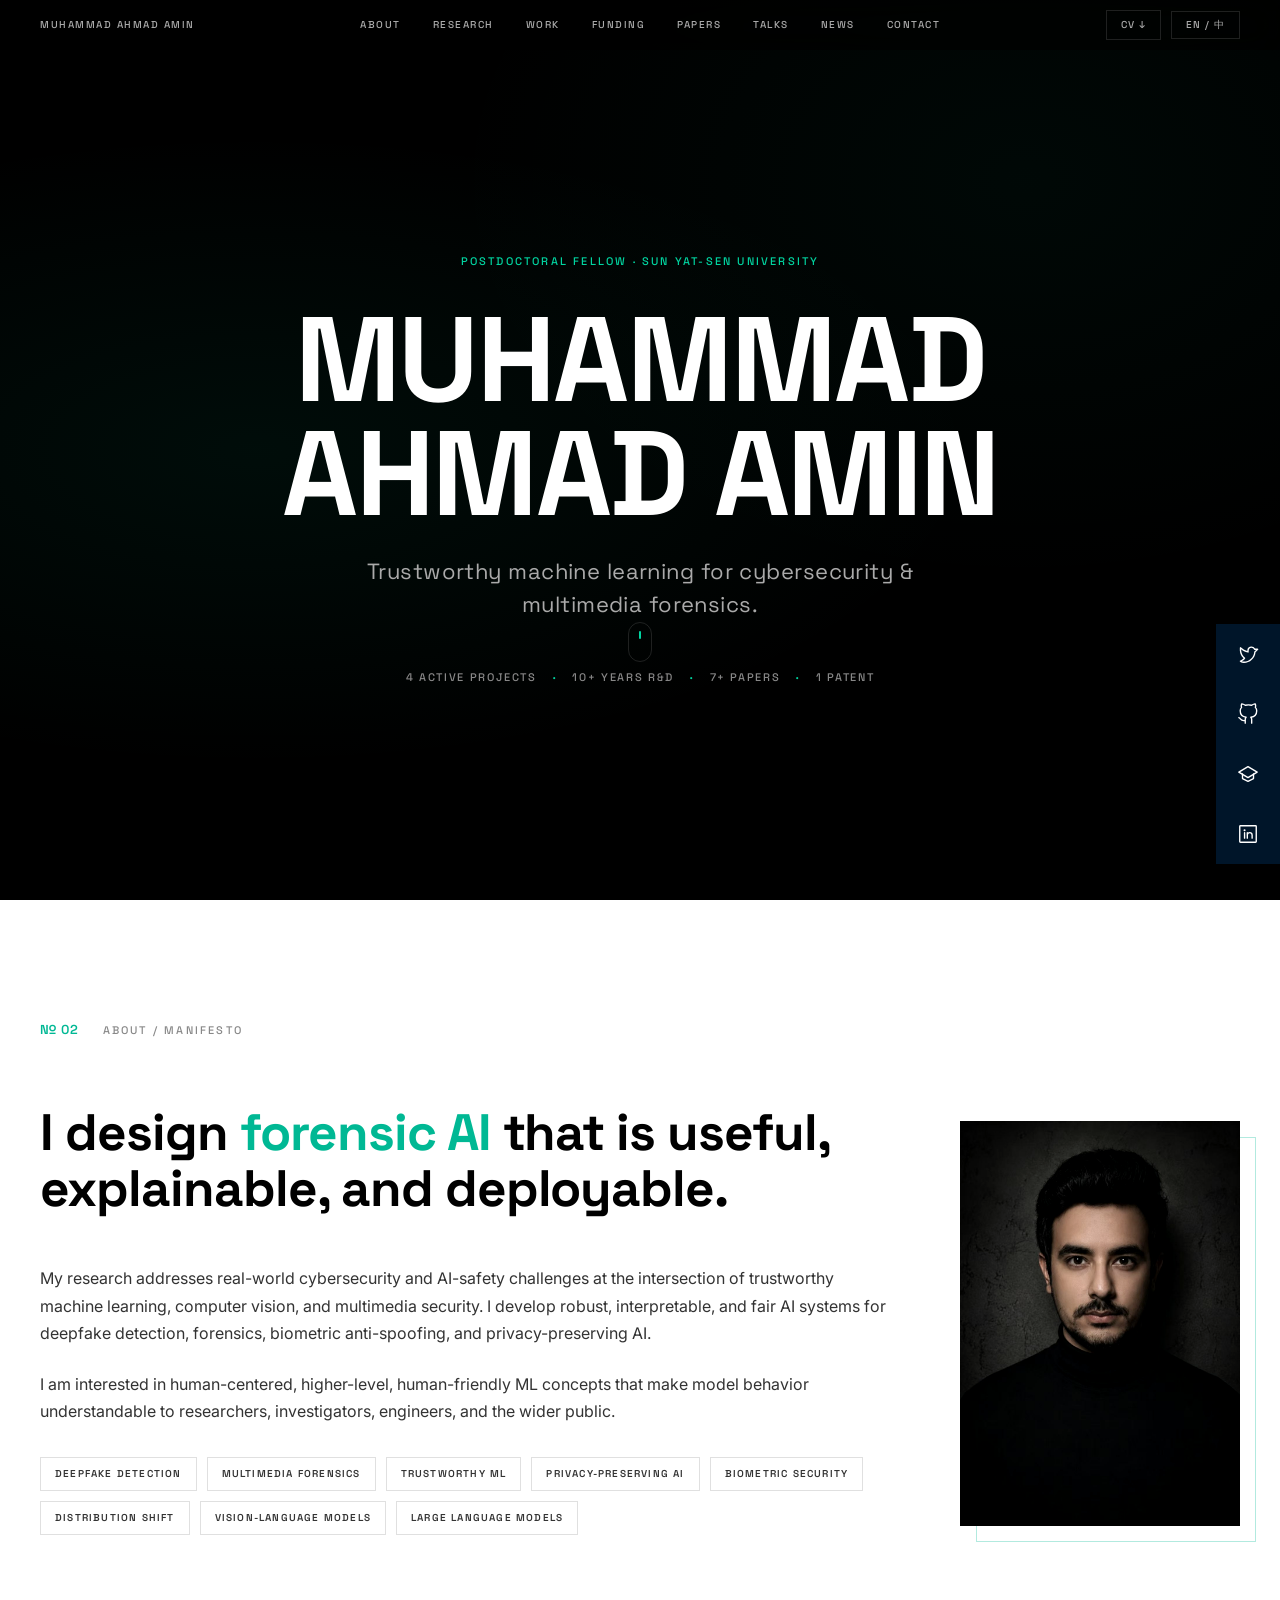
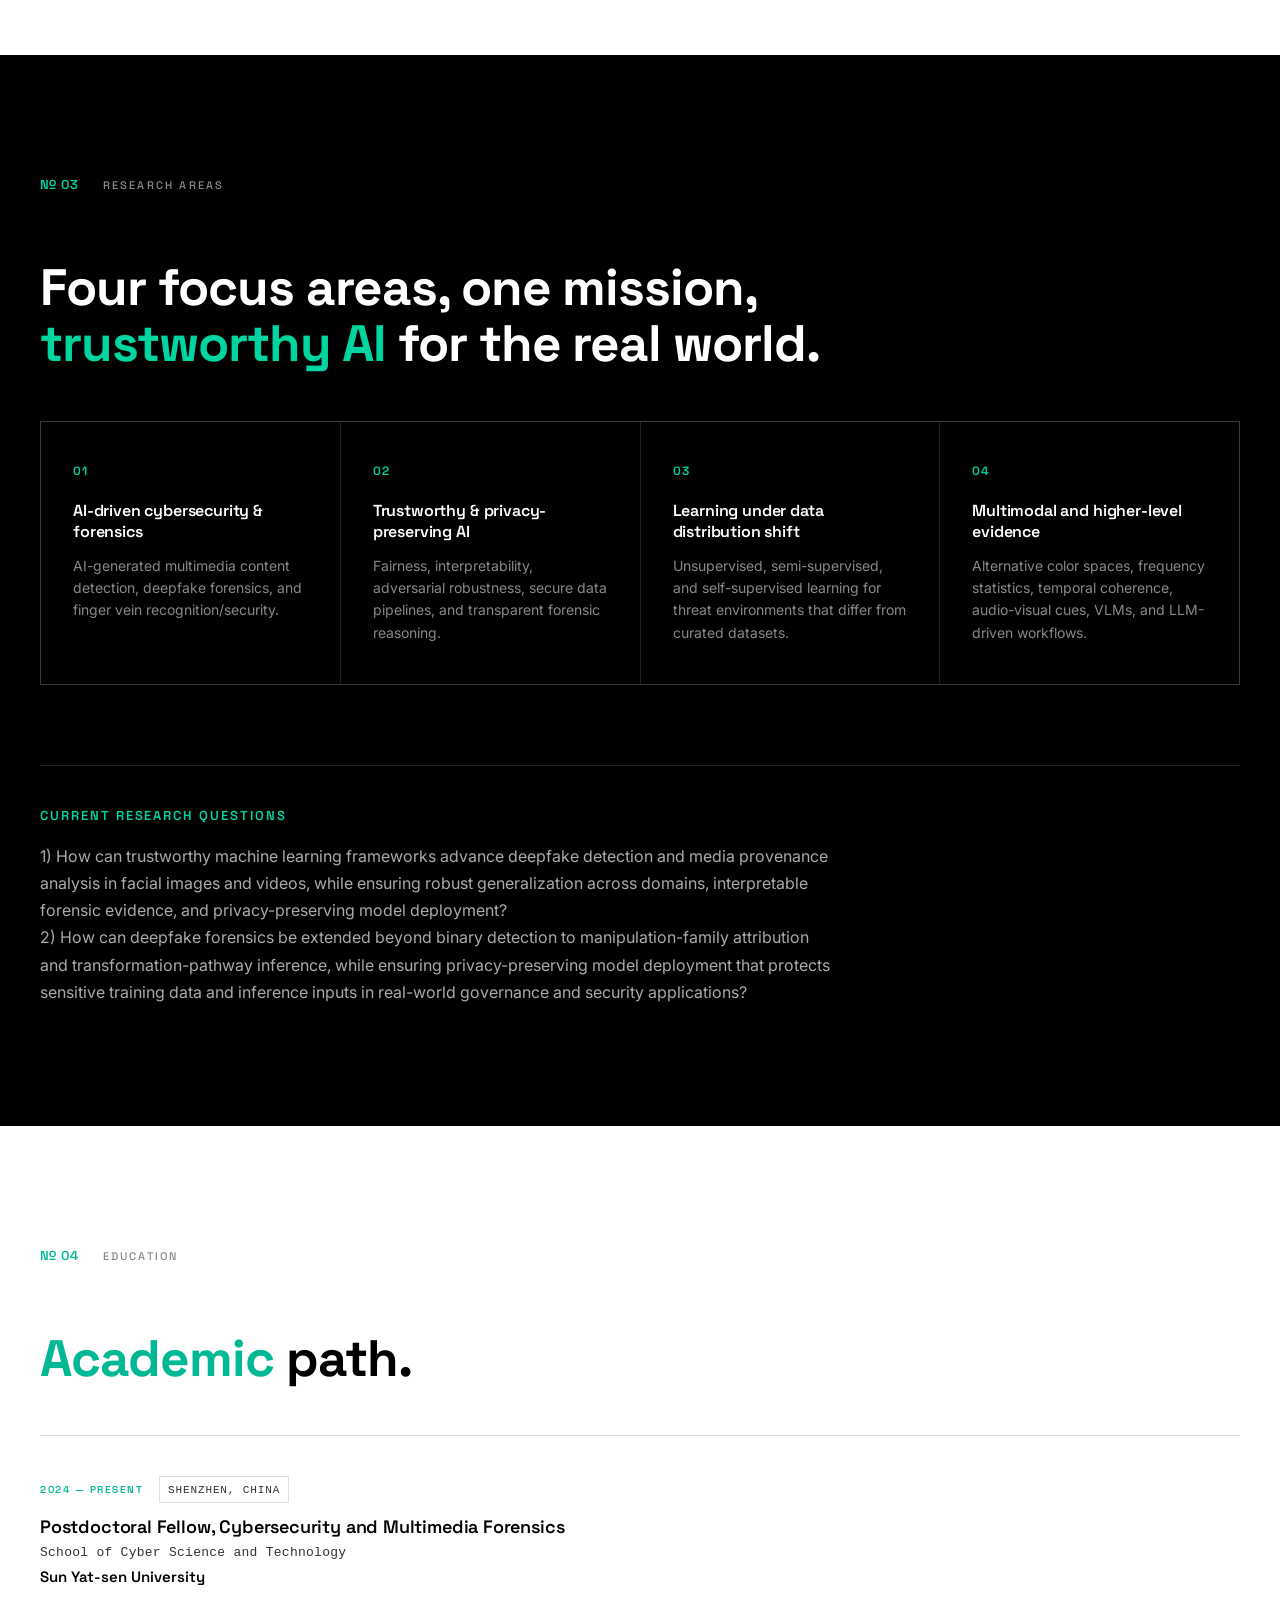
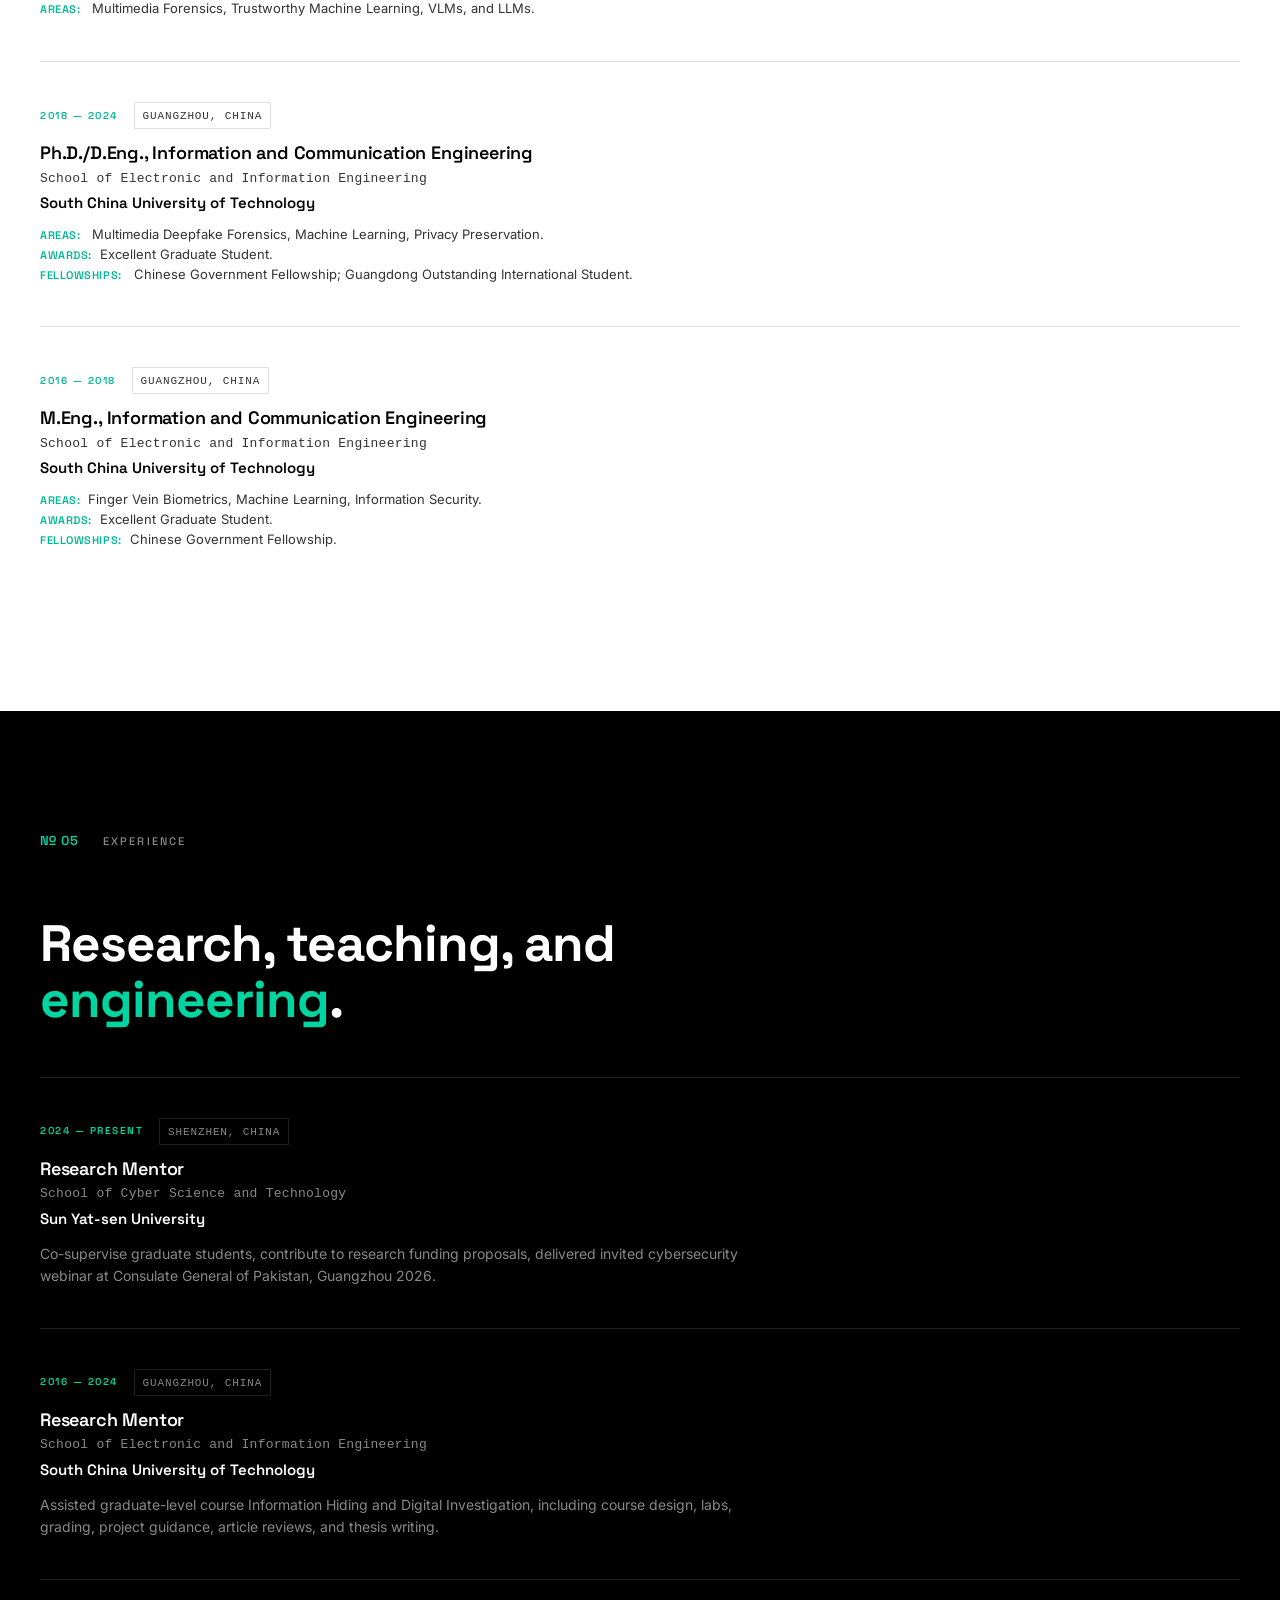
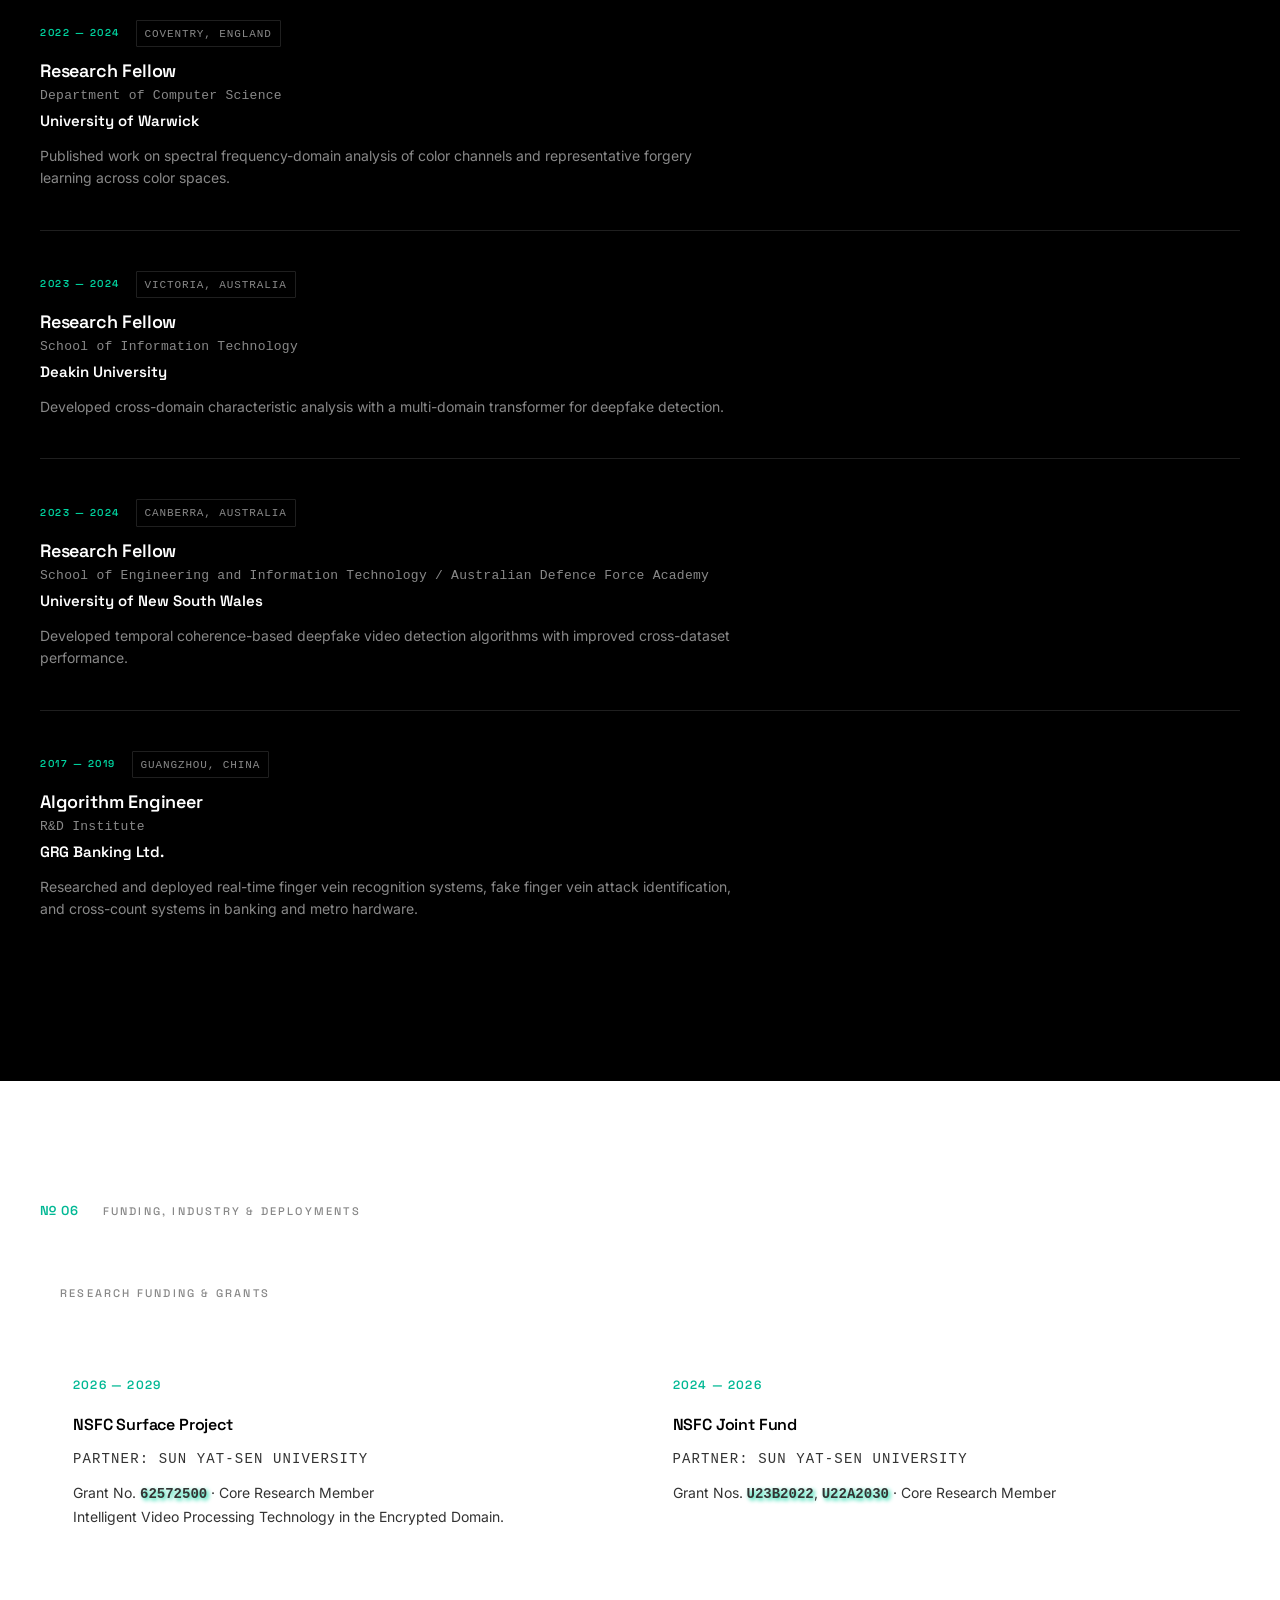
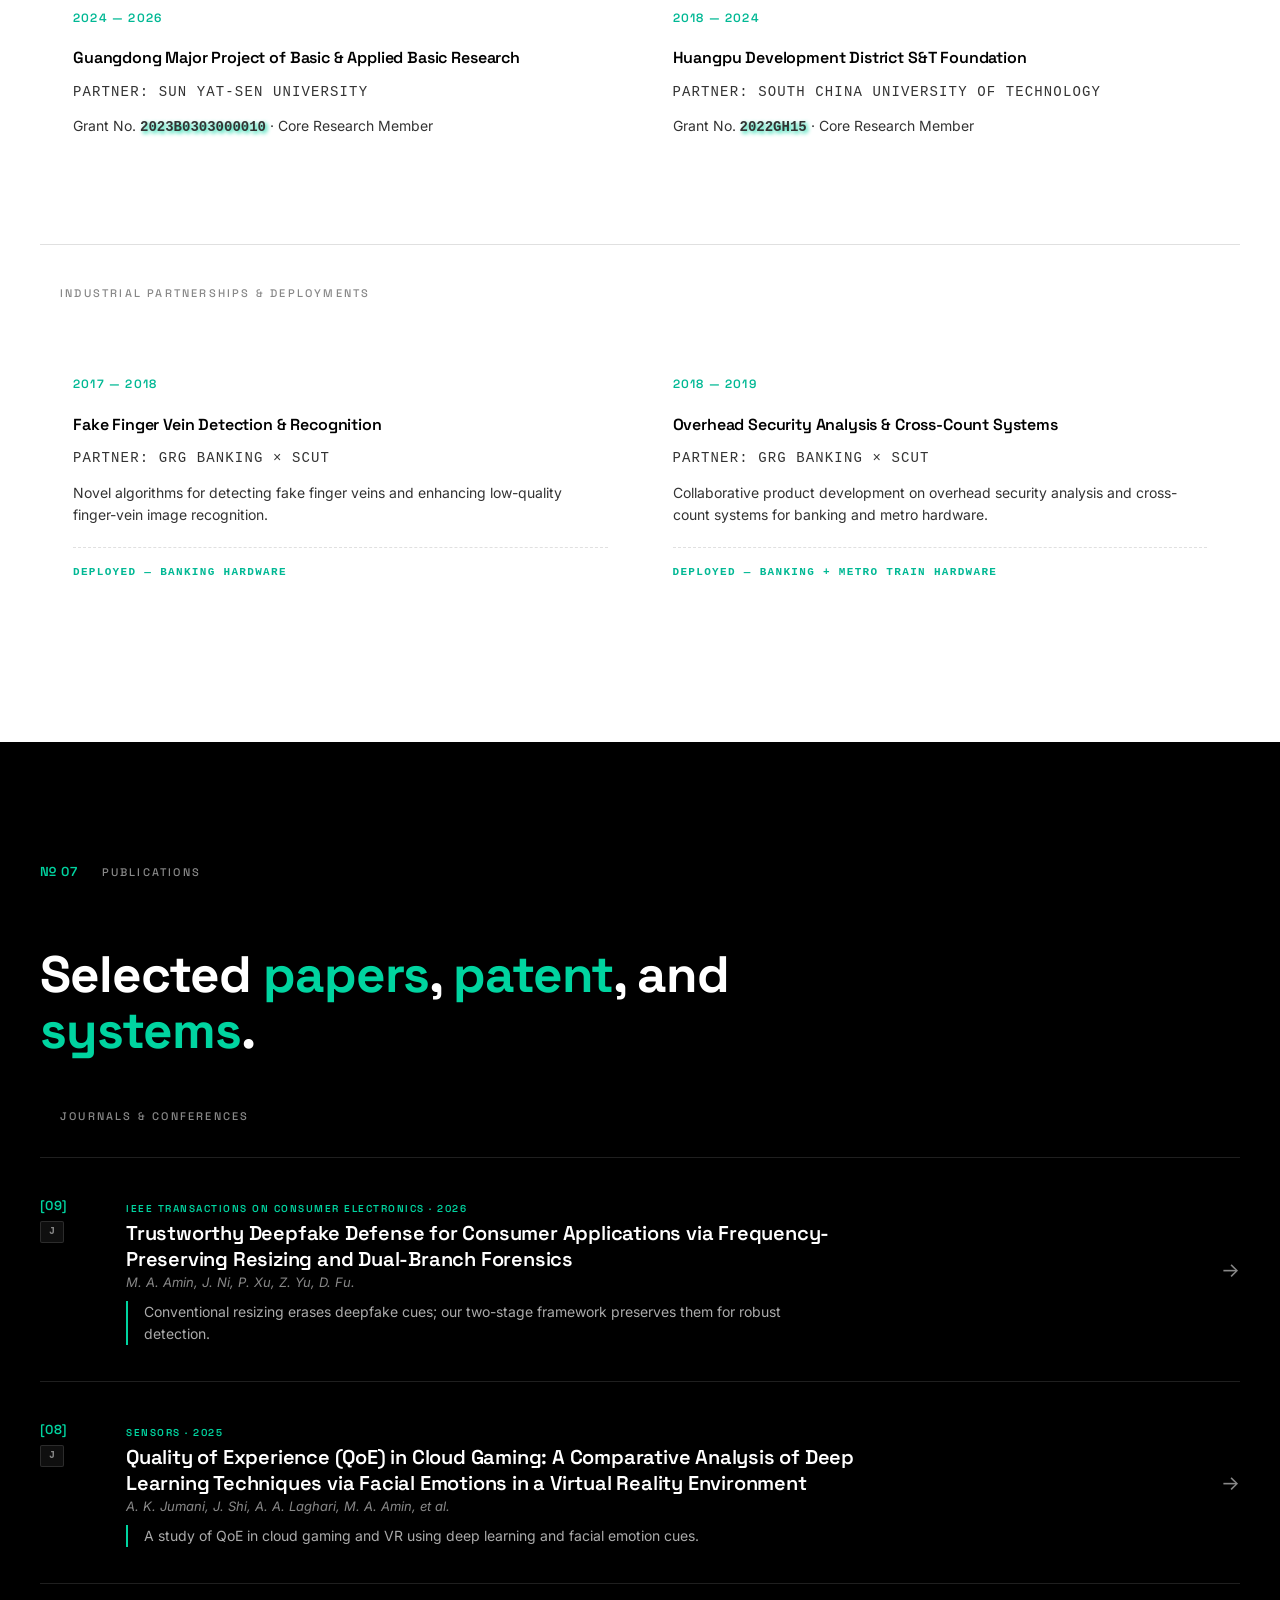
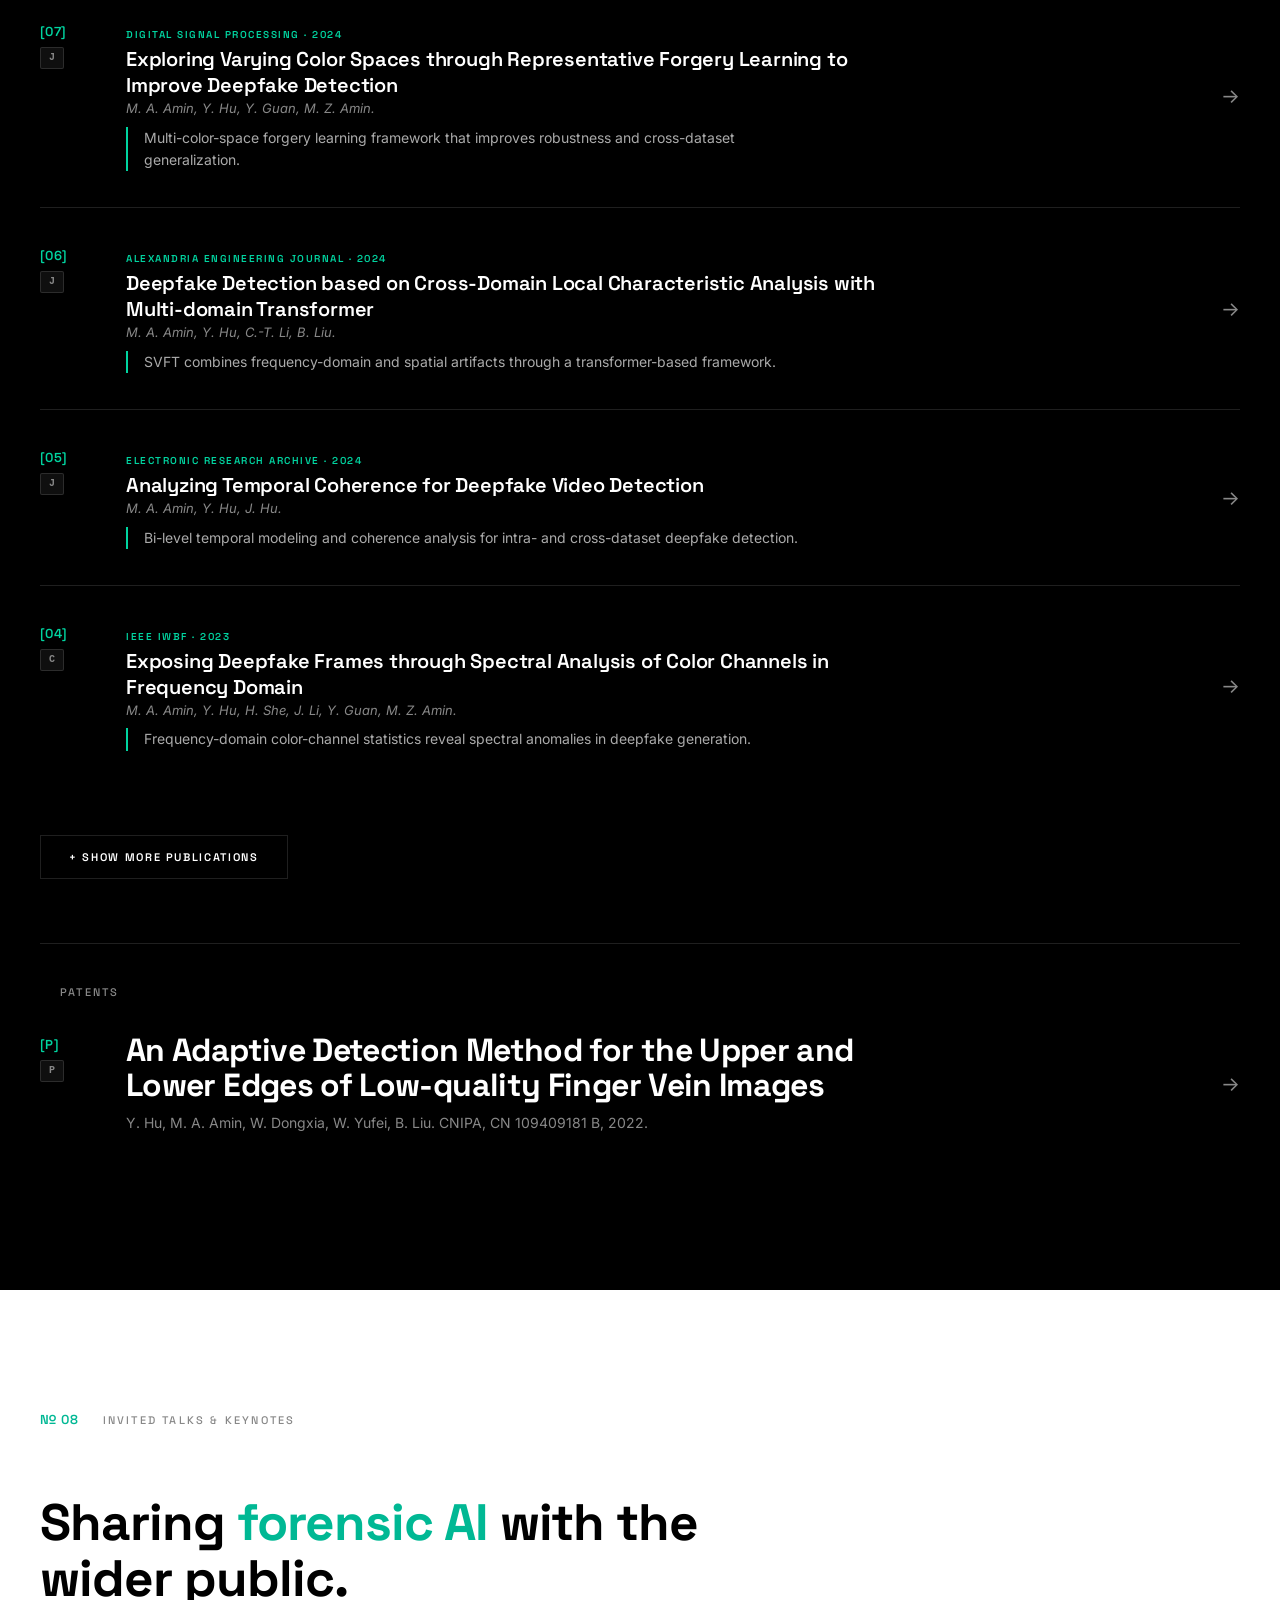
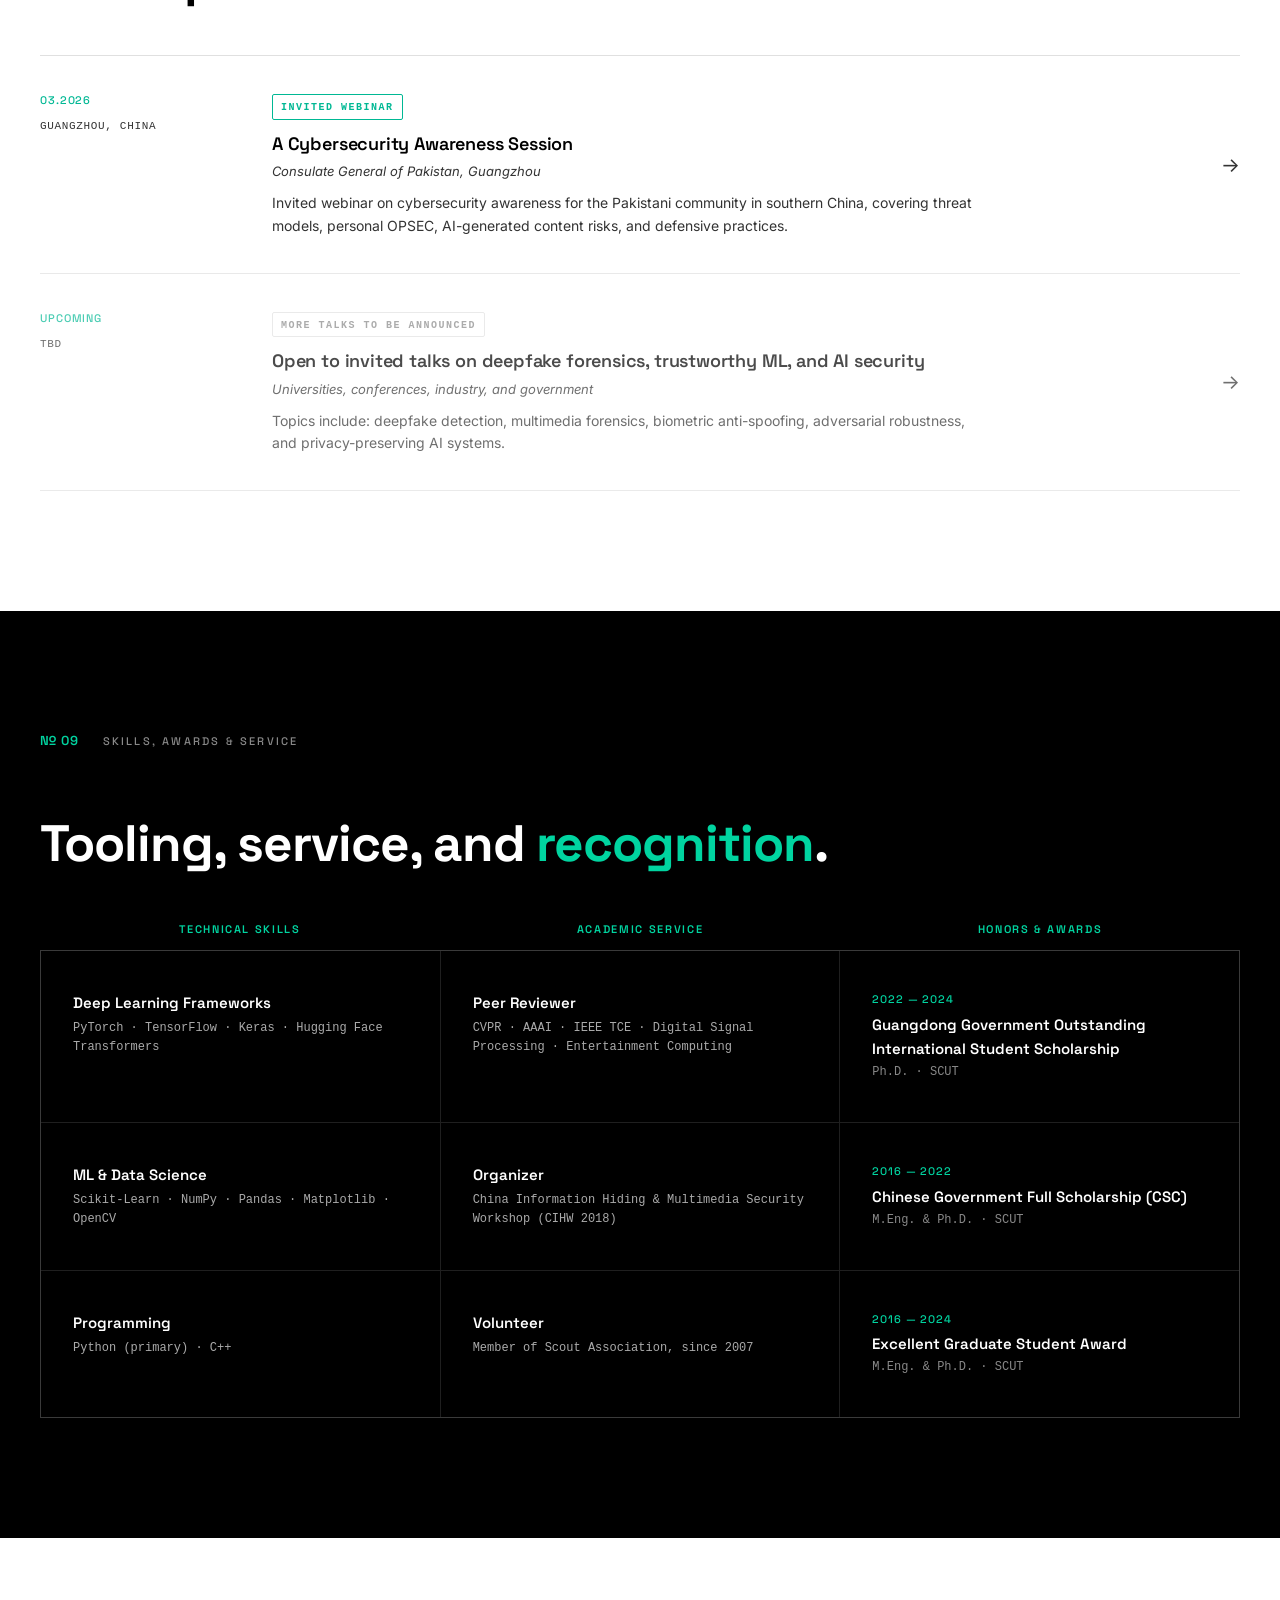
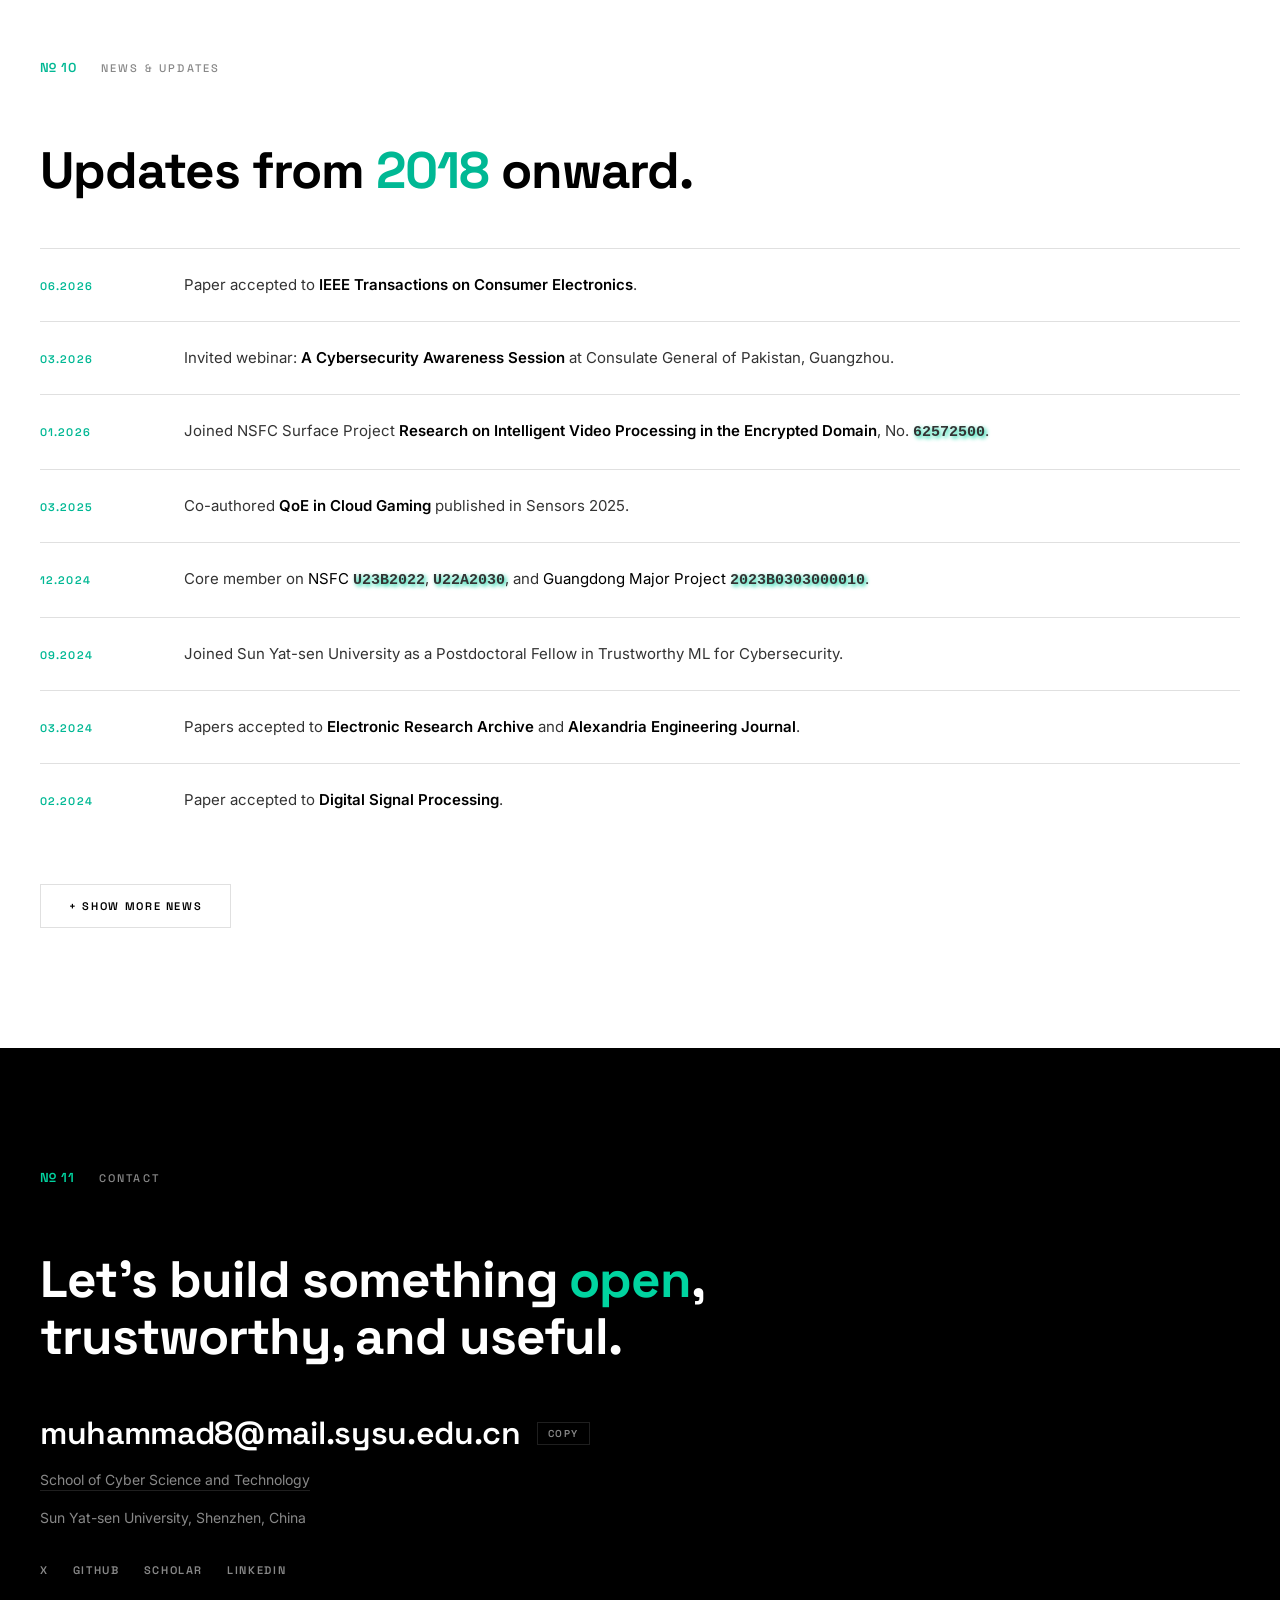
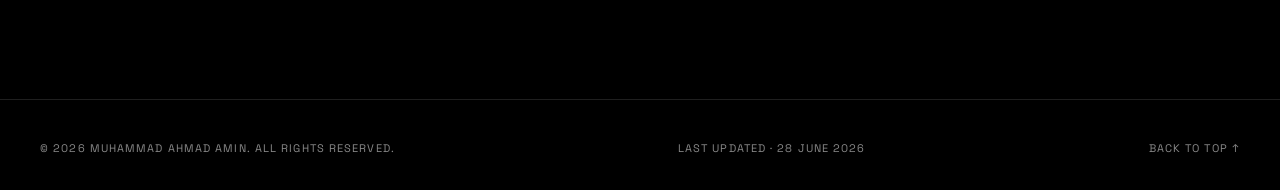
<file: index.html>
<!DOCTYPE html>
<html lang="en">
<head>
    <meta charset="utf-8" />
    <meta name="viewport" content="width=device-width, initial-scale=1" />
    <title>Muhammad Ahmad Amin — PostDoctoral Fellow Cybersecurity</title>
    <meta name="description" content="Postdoctoral Fellow in Cybersecurity, Trustworthy Machine Learning, and Multimedia Forensics at Sun Yat-sen University." />

    <!-- Custom SVG Favicon (Baked in) -->
    <link rel="icon" href="data:image/svg+xml,%3Csvg xmlns='http://www.w3.org/2000/svg' viewBox='0 0 512 512'%3E%3Crect width='512' height='512' rx='90' fill='%2300b894'/%3E%3Cpath d='M116 103 H216 L136 219' fill='none' stroke='%23000' stroke-width='20' stroke-linecap='round' stroke-linejoin='round'/%3E%3Cpath d='M296 103 V219 M296 103 L346 149 L396 103 M396 103 V219' fill='none' stroke='%23000' stroke-width='20' stroke-linecap='round' stroke-linejoin='round'/%3E%3Cpath d='M116 409 L166 299 L216 409' fill='none' stroke='%23000' stroke-width='20' stroke-linecap='round' stroke-linejoin='round'/%3E%3Cpath d='M296 409 L346 299 L396 409' fill='none' stroke='%23000' stroke-width='20' stroke-linecap='round' stroke-linejoin='round'/%3E%3C/svg%3E" type="image/svg+xml" />

    <link rel="preconnect" href="https://fonts.googleapis.com">
    <link rel="preconnect" href="https://fonts.gstatic.com" crossorigin>
    <link href="https://fonts.googleapis.com/css2?family=Space+Grotesk:wght@300;400;500;600;700&family=Inter:wght@300;400;500;600;700&display=swap" rel="stylesheet">
    <link rel="stylesheet" href="assets/css/style.css" />
</head>
<body>

    <!-- Side Dock — Social Links -->
    <aside class="side-dock" id="sideDock" aria-label="Social links">
        <div class="dock-links">
            <a href="https://twitter.com/7AhmadAmin" target="_blank" rel="noreferrer" aria-label="X / Twitter">
                <svg xmlns="http://www.w3.org/2000/svg" viewBox="0 0 256 256" width="32" height="32" fill="currentColor"><path d="M247.39,68.94A8,8,0,0,0,240,64H209.57A48.66,48.66,0,0,0,168.1,40a46.91,46.91,0,0,0-33.75,13.7A47.9,47.9,0,0,0,120,88v6.09C79.74,83.47,46.81,50.72,46.46,50.37a8,8,0,0,0-13.65,4.92c-4.31,47.79,9.57,79.77,22,98.18a110.93,110.93,0,0,0,21.88,24.2c-15.23,17.53-39.21,26.74-39.47,26.84a8,8,0,0,0-3.85,11.93c.75,1.12,3.75,5.05,11.08,8.72C53.51,229.7,65.48,232,80,232c70.67,0,129.72-54.42,135.75-124.44l29.91-29.9A8,8,0,0,0,247.39,68.94Zm-45,29.41a8,8,0,0,0-2.32,5.14C196,166.58,143.28,216,80,216c-10.56,0-18-1.4-23.22-3.08,11.51-6.25,27.56-17,37.88-32.48A8,8,0,0,0,92,169.08c-.47-.27-43.91-26.34-44-96,16,13,45.25,33.17,78.67,38.79A8,8,0,0,0,136,104V88a32,32,0,0,1,9.6-22.92A30.94,30.94,0,0,1,167.9,56c12.66.16,24.49,7.88,29.44,19.21A8,8,0,0,0,204.67,80h16Z"></path></svg>
            </a>
            <a href="https://github.com/7AhmadAmin" target="_blank" rel="noreferrer" aria-label="GitHub">
                <svg viewBox="0 0 24 24" fill="none" stroke="currentColor" stroke-width="1.5" stroke-linecap="round" stroke-linejoin="round">
                    <path d="M9 19c-5 1.5-5-2.5-7-3m14 6v-3.87a3.37 3.37 0 0 0-.94-2.61c3.14-.35 6.44-1.54 6.44-7A5.44 5.44 0 0 0 20 4.77 5.07 5.07 0 0 0 19.91 1S18.73.65 16 2.48a13.38 13.38 0 0 0-7 0C6.27.65 5.09 1 5.09 1A5.07 5.07 0 0 0 5 4.77a5.44 5.44 0 0 0-1.5 3.78c0 5.42 3.3 6.61 6.44 7A3.37 3.37 0 0 0 9 18.13V22"/>
                </svg>
            </a>
            <a href="https://scholar.google.com/citations?hl=en&user=57ouxVcAAAAJ" target="_blank" rel="noreferrer" aria-label="Google Scholar">
                <svg viewBox="0 0 24 24" fill="none" stroke="currentColor" stroke-width="1.5" stroke-linecap="round" stroke-linejoin="round">
                    <path d="M22 10l-10-6-10 6 10 6 10-6z"/>
                    <path d="M6 12v5l6 3 6-3v-5"/>
                </svg>
            </a>
            <a href="https://www.linkedin.com/in/7ahmadamin" target="_blank" rel="noreferrer" aria-label="LinkedIn">
                <svg xmlns="http://www.w3.org/2000/svg" viewBox="0 0 256 256" width="32" height="32" fill="currentColor"><path d="M216,24H40A16,16,0,0,0,24,40V216a16,16,0,0,0,16,16H216a16,16,0,0,0,16-16V40A16,16,0,0,0,216,24Zm0,192H40V40H216V216ZM96,112v64a8,8,0,0,1-16,0V112a8,8,0,0,1,16,0Zm88,28v36a8,8,0,0,1-16,0V140a20,20,0,0,0-40,0v36a8,8,0,0,1-16,0V112a8,8,0,0,1,15.79-1.78A36,36,0,0,1,184,140ZM100,84A12,12,0,1,1,88,72,12,12,0,0,1,100,84Z"></path></svg>
            </a>
        </div>

        <button class="dock-toggle" id="dockToggle" aria-label="Toggle social links" aria-expanded="false">
            <span class="toggle-label">Socials</span>
        </button>
    </aside>

    <!-- Navigation -->
    <nav class="nav" id="nav">
        <div class="nav-inner">
            <a href="#top" class="nav-name" id="navName">
                <span class="nav-name-text">MUHAMMAD AHMAD AMIN</span>
            </a>

            <div class="nav-links">
                <a href="#about"><span class="en">ABOUT</span><span class="zh">关于</span></a>
                <a href="#research"><span class="en">RESEARCH</span><span class="zh">研究</span></a>
                <a href="#experience"><span class="en">WORK</span><span class="zh">工作</span></a>
                <a href="#projects"><span class="en">FUNDING</span><span class="zh">基金</span></a>
                <a href="#publications"><span class="en">PAPERS</span><span class="zh">论文</span></a>
                <a href="#talks"><span class="en">TALKS</span><span class="zh">报告</span></a>
                <a href="#news"><span class="en">NEWS</span><span class="zh">动态</span></a>
                <a href="#contact"><span class="en">CONTACT</span><span class="zh">联系</span></a>
                <!-- RESUME link removed – now a button in nav-actions -->
            </div>

            <div class="nav-actions">
                <!-- CV Download Button -->
                <a href="assets/CV/resume.html" target="_blank" rel="noreferrer" class="cv-btn">
                    <span class="en">CV ↓</span>
                    <span class="zh">简历 ↓</span>
                </a>
                <!-- Language Toggle -->
                <button class="lang-btn lang-btn-desktop" aria-label="Toggle language">EN / 中</button>
                <button class="lang-btn lang-btn-mobile" aria-label="Toggle language">EN / 中</button>
            </div>
        </div>
    </nav>

    <!-- Hero -->
    <header class="hero" id="top">
        <div class="hero-bg"></div>
        <div class="hero-content">
            <p class="hero-label">
                <span class="en">POSTDOCTORAL FELLOW</span><span class="zh">博士后研究员</span> ·
                <a href="https://scst.sysu.edu.cn/teacher/356" target="_blank" rel="noopener noreferrer">
                    <span class="en">Sun Yat-sen University</span><span class="zh">中山大学</span>
                </a>
            </p>
            <h1 class="hero-title">
                <span class="en">MUHAMMAD<br>AHMAD AMIN</span>
                <span class="zh">穆罕默德<br>艾哈迈德·阿明</span>
            </h1>
            <p class="hero-subtitle">
                <span class="en">Trustworthy machine learning for cybersecurity & multimedia forensics.</span>
                <span class="zh">面向多媒体取证的可信机器学习。</span>
            </p>
            <div class="hero-meta">
                <a href="#projects" class="hero-meta-link">
                    <span class="en">4 ACTIVE PROJECTS</span><span class="zh">4个获得资助的在研项目</span>
                </a>
                <span class="sep">·</span>
                <a href="#experience" class="hero-meta-link">
                    <span class="en">10+ YEARS R&D</span><span class="zh">10年以上研发经验</span>
                </a>
                <span class="sep">·</span>
                <a href="#publications" class="hero-meta-link">
                    <span class="en">7+ PAPERS</span><span class="zh">7篇以上同行评审论文</span>
                </a>
                <span class="sep">·</span>
                <a href="#patent" class="hero-meta-link">
                    <span class="en">1 PATENT</span><span class="zh">1项授权专利</span>
                </a>
            </div>
            <div class="hero-scroll">
                <span></span>
            </div>
        </div>
    </header>

    <!-- About -->
    <section class="section section-white" id="about">
        <div class="container">
            <div class="section-header">
                <span class="section-num">№ 02</span>
                <p class="eyebrow"><span class="en">ABOUT / MANIFESTO</span><span class="zh">关于 / 宣言</span></p>
            </div>
            <div class="about-layout">
                <div class="about-content">
                    <h2 class="section-heading">
                        <span class="en">I design <em>forensic AI</em> that is useful, explainable, and deployable.</span>
                        <span class="zh">我致力于设计有用、可解释、可部署的<em>取证人工智能</em>。</span>
                    </h2>
                    <div class="body-copy">
                        <p>
                            <span class="en">My research addresses real-world cybersecurity and AI-safety challenges at the intersection of trustworthy machine learning, computer vision, and multimedia security. I develop robust, interpretable, and fair AI systems for deepfake detection, forensics, biometric anti-spoofing, and privacy-preserving AI.</span>
                            <span class="zh">我的研究关注可信机器学习、计算机视觉与多媒体安全交叉处的真实网络安全与 AI 安全问题，目标是构建鲁棒、可解释、公平的深度伪造检测、多媒体取证、生物特征防伪与隐私保护 AI 系统。</span>
                        </p>
                        <p>
                            <span class="en">I am interested in human-centered, higher-level, human-friendly ML concepts that make model behavior understandable to researchers, investigators, engineers, and the wider public.</span>
                            <span class="zh">我关注以人为中心、更高层次、易于理解的机器学习表达方式，使研究人员、调查人员、工程师和公众都能理解模型行为。</span>
                        </p>
                        <div class="tag-list">
                            <span class="tag"><span class="en">DEEPFAKE DETECTION</span><span class="zh">深度伪造检测</span></span>
                            <span class="tag"><span class="en">MULTIMEDIA FORENSICS</span><span class="zh">多媒体取证</span></span>
                            <span class="tag"><span class="en">TRUSTWORTHY ML</span><span class="zh">可信机器学习</span></span>
                            <span class="tag"><span class="en">PRIVACY-PRESERVING AI</span><span class="zh">隐私保护 AI</span></span>
                            <span class="tag"><span class="en">BIOMETRIC SECURITY</span><span class="zh">生物特征安全</span></span>
                            <span class="tag"><span class="en">DISTRIBUTION SHIFT</span><span class="zh">分布偏移</span></span>
                            <span class="tag"><span class="en">VISION-LANGUAGE MODELS</span><span class="zh">视觉语言模型</span></span>
                            <span class="tag"><span class="en">LARGE LANGUAGE MODELS</span><span class="zh">大语言模型</span></span>
                        </div>
                    </div>
                </div>
                <div class="about-portrait">
                    <img src="assets/picture/Ahmad.png" alt="Portrait of Muhammad Ahmad Amin" loading="lazy" />
                </div>
            </div>
        </div>
    </section>

    <!-- Research -->
    <section class="section section-black" id="research">
        <div class="container">
            <div class="section-header">
                <span class="section-num">№ 03</span>
                <p class="eyebrow"><span class="en">RESEARCH AREAS</span><span class="zh">研究方向</span></p>
            </div>
            <h2 class="section-heading">
                <span class="en">Four focus areas, one mission, <em>trustworthy AI</em> for the real world.</span>
                <span class="zh">四大研究方向，同一使命，为真实世界打造<em>可信AI</em>。</span>
            </h2>
            <div class="cards-grid four">
                <article class="card">
                    <span class="card-num">01</span>
                    <h3><span class="en">AI-driven cybersecurity & forensics</span><span class="zh">AI驱动的网络安全与取证</span></h3>
                    <p><span class="en">AI-generated multimedia content detection, deepfake forensics, and finger vein recognition/security.</span><span class="zh">AI生成多媒体内容检测、深度伪造取证、指静脉识别与安全。</span></p>
                </article>
                <article class="card">
                    <span class="card-num">02</span>
                    <h3><span class="en">Trustworthy & privacy-preserving AI</span><span class="zh">可信与隐私保护AI</span></h3>
                    <p><span class="en">Fairness, interpretability, adversarial robustness, secure data pipelines, and transparent forensic reasoning.</span><span class="zh">公平性、可解释性、对抗鲁棒性、安全数据管道与透明取证推理。</span></p>
                </article>
                <article class="card">
                    <span class="card-num">03</span>
                    <h3><span class="en">Learning under data distribution shift</span><span class="zh">数据分布偏移下的学习</span></h3>
                    <p><span class="en">Unsupervised, semi-supervised, and self-supervised learning for threat environments that differ from curated datasets.</span><span class="zh">面向与精心整理的数据集不同的威胁环境的无监督、半监督与自监督学习。</span></p>
                </article>
                <article class="card">
                    <span class="card-num">04</span>
                    <h3><span class="en">Multimodal and higher-level evidence</span><span class="zh">多模态与高层级证据</span></h3>
                    <p><span class="en">Alternative color spaces, frequency statistics, temporal coherence, audio-visual cues, VLMs, and LLM-driven workflows.</span><span class="zh">替代色彩空间、频域统计、时序一致性、音视频线索、视觉语言模型与大语言模型驱动的工作流。</span></p>
                </article>
            </div>
            <div class="statement-strip">
                <h3><span class="en">Current Research Questions</span><span class="zh">当前研究问题</span></h3>
                <p><span class="en">1) How can trustworthy machine learning frameworks advance deepfake detection and media provenance analysis in facial images and videos, while ensuring robust generalization across domains, interpretable forensic evidence, and privacy-preserving model deployment? <br> 2) How can deepfake forensics be extended beyond binary detection to manipulation-family attribution and transformation-pathway inference, while ensuring privacy-preserving model deployment that protects sensitive training data and inference inputs in real-world governance and security applications?</span><span class="zh">一) 如何构建可信机器学习框架，在实现面部图像与视频的深度伪造检测与媒体溯源分析的同时，确保跨域鲁棒性、可解释取证证据、以及隐私保护模型部署？<br> 二) 如何将深度伪造取证从二元检测拓展至篡改族类归因与变换路径推断，同时确保模型部署的隐私保护机制，在真实治理与安全应用场景中保护敏感训练数据与推理输入？</span></p>
            </div>
        </div>
    </section>

    <!-- Education -->
    <section class="section section-white" id="education">
        <div class="container">
            <div class="section-header">
                <span class="section-num">№ 04</span>
                <p class="eyebrow"><span class="en">EDUCATION</span><span class="zh">教育</span></p>
            </div>
            <h2 class="section-heading">
                <span class="en"><em>Academic</em> path.</span>
                <span class="zh"><em>学术</em>路径。</span>
            </h2>
            <div class="timeline">
                <div class="time-item">
                    <div class="time-meta">
                        <span class="time-date">2024 — PRESENT</span>
                        <span class="time-loc"><span class="en">Shenzhen, China</span><span class="zh">中国·深圳</span></span>
                    </div>
                    <h3><span class="en">Postdoctoral Fellow, Cybersecurity and Multimedia Forensics</span><span class="zh">博士后研究员，可信机器学习与网络安全</span></h3>
                    <p class="time-dept"><span class="en">School of Cyber Science and Technology</span><span class="zh">网络空间安全学院</span></p>
                    <p class="time-uni"><span class="en">Sun Yat-sen University</span><span class="zh">中山大学</span></p>
                    <p class="time-details"><span class="detail-label"><span class="en">Areas:</span><span class="zh">研究方向：</span></span> <span class="en">Multimedia Forensics, Trustworthy Machine Learning, VLMs, and LLMs.</span><span class="zh">多媒体取证、可信机器学习、视觉语言模型、大语言模型。</span></p>
                </div>
                <div class="time-item">
                    <div class="time-meta">
                        <span class="time-date">2018 — 2024</span>
                        <span class="time-loc"><span class="en">Guangzhou, China</span><span class="zh">中国·广州</span></span>
                    </div>
                    <h3><span class="en">Ph.D./D.Eng., Information and Communication Engineering</span><span class="zh">博士，信息与通信工程</span></h3>
                    <p class="time-dept"><span class="en">School of Electronic and Information Engineering</span><span class="zh">电子与信息学院</span></p>
                    <p class="time-uni"><span class="en">South China University of Technology</span><span class="zh">华南理工大学</span></p>
                    <p class="time-details"><span class="detail-label"><span class="en">Areas:</span><span class="zh">研究方向：</span></span> <span class="en">Multimedia Deepfake Forensics, Machine Learning, Privacy Preservation.</span><span class="zh">多媒体深度伪造取证、机器学习、隐私保护。</span></p>
                    <p class="time-details"><span class="detail-label"><span class="en">Awards:</span><span class="zh">获奖：</span></span><span class="en">Excellent Graduate Student.</span><span class="zh">优秀研究生奖。</span></p>
                    <p class="time-details"><span class="detail-label"><span class="en">Fellowships:</span><span class="zh">奖学金：</span></span> <span class="en">Chinese Government Fellowship; Guangdong Outstanding International Student.</span><span class="zh">中国政府全额奖学金、广东省来粤留学生奖学金。</span></p>
                </div>
                <div class="time-item">
                    <div class="time-meta">
                        <span class="time-date">2016 — 2018</span>
                        <span class="time-loc"><span class="en">Guangzhou, China</span><span class="zh">中国·广州</span></span>
                    </div>
                    <h3><span class="en">M.Eng., Information and Communication Engineering</span><span class="zh">硕士，信息与通信工程</span></h3>
                    <p class="time-dept"><span class="en">School of Electronic and Information Engineering</span><span class="zh">电子与信息学院</span></p>
                    <p class="time-uni"><span class="en">South China University of Technology</span><span class="zh">华南理工大学</span></p>
                    <p class="time-details"><span class="detail-label"><span class="en">Areas:</span><span class="zh">研究方向：</span></span><span class="en">Finger Vein Biometrics, Machine Learning, Information Security.</span><span class="zh">指静脉生物特征识别、机器学习、信息安全。</span></p>
                    <p class="time-details"><span class="detail-label"><span class="en">Awards:</span><span class="zh">获奖：</span></span><span class="en">Excellent Graduate Student.</span><span class="zh">优秀研究生奖。</span></p>
                    <p class="time-details"><span class="detail-label"><span class="en">Fellowships:</span><span class="zh">奖学金：</span></span><span class="en">Chinese Government Fellowship.</span><span class="zh">中国政府全额奖学金。</span></p>
                </div>
            </div>
        </div>
    </section>

    <!-- Experience -->
    <section class="section section-black" id="experience">
        <div class="container">
            <div class="section-header">
                <span class="section-num">№ 05</span>
                <p class="eyebrow"><span class="en">EXPERIENCE</span><span class="zh">经验</span></p>
            </div>
            <h2 class="section-heading">
                <span class="en">Research, teaching, and <em>engineering</em>.</span>
                <span class="zh">研究、教学与<em>工程</em>。</span>
            </h2>
            <div class="timeline">
                <div class="time-item">
                    <div class="time-meta">
                        <span class="time-date">2024 — PRESENT</span>
                        <span class="time-loc"><span class="en">Shenzhen, China</span><span class="zh">中国·深圳</span></span>
                    </div>
                    <h3><span class="en">Research Mentor</span><span class="zh">教学与研究导师</span></h3>
                    <p class="time-dept"><span class="en">School of Cyber Science and Technology</span><span class="zh">网络空间安全学院</span></p>
                    <p class="time-uni"><span class="en">Sun Yat-sen University</span><span class="zh">中山大学</span></p>
                    <p><span class="en">Co-supervise graduate students, contribute to research funding proposals, delivered invited cybersecurity webinar at Consulate General of Pakistan, Guangzhou 2026.</span><span class="zh">共同指导研究生，撰写科研项目申请书，2026年在巴基斯坦驻广州总领事馆做特邀网络安全意识讲座。</span></p>
                </div>
                <div class="time-item">
                    <div class="time-meta">
                        <span class="time-date">2016 — 2024</span>
                        <span class="time-loc"><span class="en">Guangzhou, China</span><span class="zh">中国·广州</span></span>
                    </div>
                    <h3><span class="en">Research Mentor</span><span class="zh">教学与研究导师</span></h3>
                    <p class="time-dept"><span class="en">School of Electronic and Information Engineering</span><span class="zh">电子与信息学院</span></p>
                    <p class="time-uni"><span class="en">South China University of Technology</span><span class="zh">华南理工大学</span></p>
                    <p><span class="en">Assisted graduate-level course Information Hiding and Digital Investigation, including course design, labs, grading, project guidance, article reviews, and thesis writing.</span><span class="zh">协助研究生课程《信息隐藏与数字调查》，包括课程设计、实验、评分、项目指导、论文审阅与写作。</span></p>
                </div>
                <div class="time-item">
                    <div class="time-meta">
                        <span class="time-date">2022 — 2024</span>
                        <span class="time-loc"><span class="en">Coventry, England</span><span class="zh">英国·考文垂</span></span>
                    </div>
                    <h3><span class="en">Research Fellow</span><span class="zh">研究员</span></h3>
                    <p class="time-dept"><span class="en">Department of Computer Science</span><span class="zh">计算机科学系</span></p>
                    <p class="time-uni"><span class="en">University of Warwick</span><span class="zh">华威大学</span></p>
                    <p><span class="en">Published work on spectral frequency-domain analysis of color channels and representative forgery learning across color spaces.</span><span class="zh">发表关于色彩通道频域分析与跨色彩空间代表性伪造学习的工作。</span></p>
                </div>
                <div class="time-item">
                    <div class="time-meta">
                        <span class="time-date">2023 — 2024</span>
                        <span class="time-loc"><span class="en">Victoria, Australia</span><span class="zh">澳大利亚·维多利亚州</span></span>
                    </div>
                    <h3><span class="en">Research Fellow</span><span class="zh">研究员</span></h3>
                    <p class="time-dept"><span class="en">School of Information Technology</span><span class="zh">信息技术学院</span></p>
                    <p class="time-uni"><span class="en">Deakin University</span><span class="zh">迪肯大学</span></p>
                    <p><span class="en">Developed cross-domain characteristic analysis with a multi-domain transformer for deepfake detection.</span><span class="zh">开发了面向深度伪造检测的多域Transformer跨域特征分析框架。</span></p>
                </div>
                <div class="time-item">
                    <div class="time-meta">
                        <span class="time-date">2023 — 2024</span>
                        <span class="time-loc"><span class="en">Canberra, Australia</span><span class="zh">澳大利亚·堪培拉</span></span>
                    </div>
                    <h3><span class="en">Research Fellow</span><span class="zh">研究员</span></h3>
                    <p class="time-dept"><span class="en">School of Engineering and Information Technology / Australian Defence Force Academy</span><span class="zh">工程与信息技术学院 / 澳大利亚国防军学院</span></p>
                    <p class="time-uni"><span class="en">University of New South Wales</span><span class="zh">新南威尔士大学</span></p>
                    <p><span class="en">Developed temporal coherence-based deepfake video detection algorithms with improved cross-dataset performance.</span><span class="zh">开发了基于时序一致性的深度伪造视频检测算法，提高了跨数据集性能。</span></p>
                </div>
                <div class="time-item">
                    <div class="time-meta">
                        <span class="time-date">2017 — 2019</span>
                        <span class="time-loc"><span class="en">Guangzhou, China</span><span class="zh">中国·广州</span></span>
                    </div>
                    <h3><span class="en">Algorithm Engineer</span><span class="zh">算法工程师</span></h3>
                    <p class="time-dept"><span class="en">R&D Institute</span><span class="zh">研发中心</span></p>
                    <p class="time-uni"><span class="en">GRG Banking Ltd.</span><span class="zh">广电运通</span></p>
                    <p><span class="en">Researched and deployed real-time finger vein recognition systems, fake finger vein attack identification, and cross-count systems in banking and metro hardware.</span><span class="zh">研究并部署实时指静脉识别系统、伪造指静脉攻击识别、跨计数系统，应用于银行与地铁硬件。</span></p>
                </div>
            </div>
        </div>
    </section>

    <!-- Projects / Funding -->
    <section class="section section-white" id="projects">
        <div class="container">
            <div class="section-header">
                <span class="section-num">№ 06</span>
                <p class="eyebrow"><span class="en">FUNDING, INDUSTRY & DEPLOYMENTS</span><span class="zh">基金、产业与部署</span></p>
            </div>
            <div class="subsection-head">
                <span class="subsection-num mono"></span>
                <p class="eyebrow"><span class="en">RESEARCH FUNDING & GRANTS</span><span class="zh">科研基金</span></p>
            </div>
            <div class="cards-grid two">
                <article class="card wide">
                    <span class="card-year">2026 — 2029</span>
                    <h3><span class="en">NSFC Surface Project</span><span class="zh">国家自然科学基金面上项目</span></h3>
                    <p class="industrial-partner"><span class="en">Partner: Sun Yat‑sen University</span><span class="zh">合作方：中山大学</span></p>
                    <p>
                        <span class="en">Grant No. <span class="mono">62572500</span> · Core Research Member</span>
                        <span class="zh">项目号 <span class="mono">62572500</span> · 核心成员</span>
                    </p>
                    <p>
                        <span class="en">Intelligent Video Processing Technology in the Encrypted Domain.</span>
                        <span class="zh">加密域智能视频处理技术研究。</span>
                    </p>
                </article>

                <article class="card wide">
                    <span class="card-year">2024 — 2026</span>
                    <h3><span class="en">NSFC Joint Fund</span><span class="zh">国家自然科学基金联合基金项目</span></h3>
                    <p class="industrial-partner"><span class="en">Partner: Sun Yat‑sen University</span><span class="zh">合作方：中山大学</span></p>
                    <p>
                        <span class="en">Grant Nos. <span class="mono">U23B2022</span>, <span class="mono">U22A2030</span> · Core Research Member</span>
                        <span class="zh">项目号 <span class="mono">U23B2022</span>, <span class="mono">U22A2030</span> · 核心成员</span>
                    </p>
                </article>

                <article class="card wide">
                    <span class="card-year">2024 — 2026</span>
                    <h3><span class="en">Guangdong Major Project of Basic & Applied Basic Research</span><span class="zh">广东省基础与应用基础研究重大项目</span></h3>
                    <p class="industrial-partner"><span class="en">Partner: Sun Yat‑sen University</span><span class="zh">合作方：中山大学</span></p>
                    <p>
                        <span class="en">Grant No. <span class="mono">2023B0303000010</span> · Core Research Member</span>
                        <span class="zh">项目号 <span class="mono">2023B0303000010</span> · 核心成员</span>
                    </p>
                </article>

                <article class="card wide">
                    <span class="card-year">2018 — 2024</span>
                    <h3><span class="en">Huangpu Development District S&T Foundation</span><span class="zh">广州开发区科技基金</span></h3>
                    <p class="industrial-partner"><span class="en">Partner: South China University of Technology</span><span class="zh">合作方：华南理工</span></p>
                    <p>
                        <span class="en">Grant No. <span class="mono">2022GH15</span> · Core Research Member</span>
                        <span class="zh">项目号 <span class="mono">2022GH15</span> · 核心成员</span>
                    </p>
                </article>
            </div>

            <div class="subsection">
                <div class="subsection-head">
                    <span class="subsection-num mono"></span>
                    <p class="eyebrow"><span class="en">INDUSTRIAL PARTNERSHIPS & DEPLOYMENTS</span><span class="zh">产业合作与系统部署</span></p>
                </div>

                <div class="cards-grid two">
                    <article class="card industrial-card">
                        <span class="card-year">2017 — 2018</span>
                        <h3><span class="en">Fake Finger Vein Detection & Recognition</span><span class="zh">伪造指静脉检测与识别</span></h3>
                        <p class="industrial-partner"><span class="en">Partner: GRG Banking × SCUT</span><span class="zh">合作方：广电运通 × 华南理工</span></p>
                        <p><span class="en">Novel algorithms for detecting fake finger veins and enhancing low-quality finger-vein image recognition.</span><span class="zh">伪造指静脉检测与低质量指静脉图像增强识别算法。</span></p>
                        <div class="deployment-tag">
                            <span class="en">DEPLOYED — BANKING HARDWARE</span><span class="zh">已部署·银行硬件</span>
                        </div>
                    </article>

                    <article class="card industrial-card">
                        <span class="card-year">2018 — 2019</span>
                        <h3><span class="en">Overhead Security Analysis & Cross-Count Systems</span><span class="zh">高空安全分析与跨计数系统</span></h3>
                        <p class="industrial-partner"><span class="en">Partner: GRG Banking × SCUT</span><span class="zh">合作方：广电运通 × 华南理工</span></p>
                        <p><span class="en">Collaborative product development on overhead security analysis and cross-count systems for banking and metro hardware.</span><span class="zh">合作产品开发：面向银行与地铁硬件的高空安全分析与跨计数系统。</span></p>
                        <div class="deployment-tag">
                            <span class="en">DEPLOYED — BANKING + METRO TRAIN HARDWARE</span><span class="zh">已部署·银行与地铁硬件</span>
                        </div>
                    </article>
                </div>
            </div>
        </div>
    </section>

    <!-- Publications -->
    <section class="section section-black" id="publications">
        <div class="container">
            <div class="section-header">
                <span class="section-num">№ 07</span>
                <p class="eyebrow"><span class="en">PUBLICATIONS</span><span class="zh">论文</span></p>
            </div>
            <h2 class="section-heading">
                <span class="en">Selected <em>papers</em>, <em>patent</em>, and <em>systems</em>.</span>
                <span class="zh">精选<em>论文</em>、<em>专利</em>与<em>系统</em>。</span>
            </h2>

            <!-- Subsection heading for Journals & Conferences -->
            <div class="subsection-head">
                <span class="subsection-num mono"></span>
                <p class="eyebrow"><span class="en">JOURNALS & CONFERENCES</span><span class="zh">期刊与会议</span></p>
            </div>

            <!-- PUBLICATION LIST (with numbers, tags, and links) -->
            <div class="pub-list">
                <!-- 1. IEEE TCE 2026 – J -->
                <article class="pub">
                    <span class="pub-meta">
                        <span class="pub-number">[09]</span>
                        <span class="pub-tag">J</span>
                    </span>
                    <div class="pub-text">
                        <span class="venue">IEEE Transactions on Consumer Electronics · 2026</span>
                        <h3>Trustworthy Deepfake Defense for Consumer Applications via Frequency-Preserving Resizing and Dual-Branch Forensics</h3>
                        <p class="pub-authors">M. A. Amin, J. Ni, P. Xu, Z. Yu, D. Fu.</p>
                        <p class="tldr"><span class="en">Conventional resizing erases deepfake cues; our two-stage framework preserves them for robust detection.</span><span class="zh">传统缩放会抹除深度伪造痕迹；我们提出的两阶段框架能保留这些痕迹，实现鲁棒检测。</span></p>
                    </div>
                    <a href="assets/publications/ieee_tce.html" class="pub-link">→</a>
                </article>

                <!-- 2. Sensors 2025 – J -->
                <article class="pub">
                    <span class="pub-meta">
                        <span class="pub-number">[08]</span>
                        <span class="pub-tag">J</span>
                    </span>
                    <div class="pub-text">
                        <span class="venue">Sensors · 2025</span>
                        <h3>Quality of Experience (QoE) in Cloud Gaming: A Comparative Analysis of Deep Learning Techniques via Facial Emotions in a Virtual Reality Environment</h3>
                        <p class="pub-authors">A. K. Jumani, J. Shi, A. A. Laghari, M. A. Amin, et al.</p>
                        <p class="tldr"><span class="en">A study of QoE in cloud gaming and VR using deep learning and facial emotion cues.</span><span class="zh">利用深度学习和面部情绪线索研究云游戏与VR中的体验质量。</span></p>
                    </div>
                    <a href="./assets/publications/qoa.html" class="pub-link">→</a>
                </article>

                <!-- 3. Digital Signal Processing 2024 – J -->
                <article class="pub">
                    <span class="pub-meta">
                        <span class="pub-number">[07]</span>
                        <span class="pub-tag">J</span>
                    </span>
                    <div class="pub-text">
                        <span class="venue">Digital Signal Processing · 2024</span>
                        <h3>Exploring Varying Color Spaces through Representative Forgery Learning to Improve Deepfake Detection</h3>
                        <p class="pub-authors">M. A. Amin, Y. Hu, Y. Guan, M. Z. Amin.</p>
                        <p class="tldr"><span class="en">Multi-color-space forgery learning framework that improves robustness and cross-dataset generalization.</span><span class="zh">一种多色彩空间伪造学习框架，提高鲁棒性和跨数据集泛化能力。</span></p>
                    </div>
                    <a href="assets/publications/dsp.html" class="pub-link">→</a>
                </article>

                <!-- 4. Alexandria Engineering Journal 2024 – J -->
                <article class="pub">
                    <span class="pub-meta">
                        <span class="pub-number">[06]</span>
                        <span class="pub-tag">J</span>
                    </span>
                    <div class="pub-text">
                        <span class="venue">Alexandria Engineering Journal · 2024</span>
                        <h3>Deepfake Detection based on Cross-Domain Local Characteristic Analysis with Multi-domain Transformer</h3>
                        <p class="pub-authors">M. A. Amin, Y. Hu, C.-T. Li, B. Liu.</p>
                        <p class="tldr"><span class="en">SVFT combines frequency-domain and spatial artifacts through a transformer-based framework.</span><span class="zh">SVFT通过基于Transformer的框架融合频域和空间伪影，实现鲁棒检测。</span></p>
                    </div>
                    <a href="assets/publications/aej.html" class="pub-link">→</a>
                </article>

                <!-- 5. Electronic Research Archive 2024 – J -->
                <article class="pub">
                    <span class="pub-meta">
                        <span class="pub-number">[05]</span>
                        <span class="pub-tag">J</span>
                    </span>
                    <div class="pub-text">
                        <span class="venue">Electronic Research Archive · 2024</span>
                        <h3>Analyzing Temporal Coherence for Deepfake Video Detection</h3>
                        <p class="pub-authors">M. A. Amin, Y. Hu, J. Hu.</p>
                        <p class="tldr"><span class="en">Bi-level temporal modeling and coherence analysis for intra- and cross-dataset deepfake detection.</span><span class="zh">一种双层时序建模与一致性分析方法，用于数据集内和跨数据集的深度伪造检测。</span></p>
                    </div>
                    <a href="assets/publications/era.html" class="pub-link">→</a>
                </article>

                <!-- 6. IEEE IWBF 2023 – C (Conference) -->
                <article class="pub">
                    <span class="pub-meta">
                        <span class="pub-number">[04]</span>
                        <span class="pub-tag">C</span>
                    </span>
                    <div class="pub-text">
                        <span class="venue">IEEE IWBF · 2023</span>
                        <h3>Exposing Deepfake Frames through Spectral Analysis of Color Channels in Frequency Domain</h3>
                        <p class="pub-authors">M. A. Amin, Y. Hu, H. She, J. Li, Y. Guan, M. Z. Amin.</p>
                        <p class="tldr"><span class="en">Frequency-domain color-channel statistics reveal spectral anomalies in deepfake generation.</span><span class="zh">频域色彩通道统计揭示了深度伪造生成中的频谱异常。</span></p>
                    </div>
                    <a href="assets/publications/ieee_iwbf.html" class="pub-link">→</a>
                </article>

                <!-- 7. JAIHC 2023 – J -->
                <article class="pub more-pub">
                    <span class="pub-meta">
                        <span class="pub-number">[03]</span>
                        <span class="pub-tag">J</span>
                    </span>
                    <div class="pub-text">
                        <span class="venue">JAIHC · 2023</span>
                        <h3>Notifyminer: Rule Based User Behavioral Machine Learning Approach for Context Wise Personalized Notification Services</h3>
                        <p class="pub-authors">M. F. Khan, L. Lu, M. Toseef, A. Musyafa, M. A. Amin.</p>
                        <p class="tldr"><span class="en">A rule-based behavioral ML approach for context-aware personalized notification services.</span><span class="zh">一种基于规则的机器学习方法，用于上下文感知的个性化通知服务。</span></p>
                    </div>
                    <a href="assets/publications/notifyminer.html" class="pub-link">→</a>
                </article>

                <!-- 8. IJIGSP 2020 – J -->
                <article class="pub more-pub">
                    <span class="pub-meta">
                        <span class="pub-number">[02]</span>
                        <span class="pub-tag">J</span>
                    </span>
                    <div class="pub-text">
                        <span class="venue">IJIGSP · 2020</span>
                        <h3>Detecting Video Inter-frame Forgeries based on Convolutional Neural Network Model</h3>
                        <p class="pub-authors">X. H. Nguyen, Y. Hu, M. A. Amin, G. H. Khan, V. T. Le.</p>
                        <p class="tldr"><span class="en">CNN-based detection of inter-frame forgeries using spatial-temporal relationships.</span><span class="zh">基于CNN的帧间伪造检测，利用时空关系和置信度评分。</span></p>
                    </div>
                    <a href="assets/publications/IJ-2020.html" class="pub-link">→</a>
                </article>

                <!-- 9. IJIGSP 2019 – J -->
                <article class="pub more-pub">
                    <span class="pub-meta">
                        <span class="pub-number">[01]</span>
                        <span class="pub-tag">J</span>
                    </span>
                    <div class="pub-text">
                        <span class="venue">IJIGSP · 2019</span>
                        <h3>Three-dimensional Region Forgery Detection and Localization in Videos</h3>
                        <p class="pub-authors">X. H. Nguyen, Y. Hu, M. A. Amin, et al.</p>
                        <p class="tldr"><span class="en">Detection and localization of 3-D region duplication forgeries in videos.</span><span class="zh">视频中三维区域复制伪造的检测与定位。</span></p>
                    </div>
                    <a href="assets/publications/IJ-2019.html" class="pub-link">→</a>
                </article>
            </div>

            <button class="btn show-more" id="showMore"><span class="en">+ SHOW MORE PUBLICATIONS</span><span class="zh">+ 显示更多论文</span></button>

            <!-- Patent as subsection -->
            <div class="subsection" id="patent">
                <div class="subsection-head">
                    <span class="subsection-num mono"></span>
                    <p class="eyebrow"><span class="en">PATENTS</span><span class="zh">专利</span></p>
                </div>
                <div class="patent-layout">
                    <div class="patent-item">
                        <span class="pub-meta">
                            <span class="pub-number">[P]</span>
                            <span class="pub-tag">P</span>
                        </span>
                        <div class="patent-text">
                            <h2 class="patent-heading">
                                <span class="en">An Adaptive Detection Method for the Upper and Lower Edges of Low-quality Finger Vein Images</span>
                                <span class="zh">一种低质量指静脉图像上下边缘自适应检测方法</span>
                            </h2>
                            <p class="patent-meta">
                                <span class="en">Y. Hu, M. A. Amin, W. Dongxia, W. Yufei, B. Liu. CNIPA, CN 109409181 B, 2022.</span>
                                <span class="zh">胡永健、Muhammad Ahmad Amin、万东霞、王宇飞、刘贝贝。中国国家知识产权局，CN 109409181 B，2022年。</span>
                            </p>
                        </div>
                        <a href="assets/publications/patent.html" class="pub-link">→</a>
                    </div>
                </div>
            </div>
        </div>
    </section>

    <!-- Invited Talks & Keynotes -->
    <section class="section section-white" id="talks">
        <div class="container">
            <div class="section-header">
                <span class="section-num">№ 08</span>
                <p class="eyebrow"><span class="en">INVITED TALKS & KEYNOTES</span><span class="zh">特邀报告与主题演讲</span></p>
            </div>
            <h2 class="section-heading">
                <span class="en">Sharing <em>forensic AI</em> with the wider public.</span>
                <span class="zh">向公众分享<em>取证AI</em>。</span>
            </h2>
            <div class="talks-list">
                <article class="talk-item">
                    <div class="talk-meta">
                        <span class="talk-date">03.2026</span>
                        <span class="talk-loc"><span class="en">Guangzhou, China</span><span class="zh">中国·广州</span></span>
                    </div>
                    <div class="talk-body">
                        <span class="talk-type"><span class="en">INVITED WEBINAR</span><span class="zh">特邀网络研讨会</span></span>
                        <h3><span class="en">A Cybersecurity Awareness Session</span><span class="zh">网络安全意识讲座</span></h3>
                        <p class="talk-host"><span class="en">Consulate General of Pakistan, Guangzhou</span><span class="zh">巴基斯坦驻广州总领事馆</span></p>
                        <p><span class="en">Invited webinar on cybersecurity awareness for the Pakistani community in southern China, covering threat models, personal OPSEC, AI-generated content risks, and defensive practices.</span><span class="zh">面向华南巴基斯坦社区的网络安全意识特邀网络研讨会、涵盖威胁模型、个人安全防护、AI生成内容风险与防御实践。</span></p>
                    </div>
                    <a href="assets/talks/talk.html" class="talk-link">→</a>
                </article>
                <article class="talk-item talk-upcoming">
                    <div class="talk-meta">
                        <span class="talk-date"><span class="en">UPCOMING</span><span class="zh">即将公布</span></span>
                        <span class="talk-loc"><span class="en">TBD</span><span class="zh">待定</span></span>
                    </div>
                    <div class="talk-body">
                        <span class="talk-type talk-type-soft"><span class="en">MORE TALKS TO BE ANNOUNCED</span><span class="zh">更多报告即将公布</span></span>
                        <h3><span class="en">Open to invited talks on deepfake forensics, trustworthy ML, and AI security</span><span class="zh">欢迎就深度伪造取证、可信机器学习与AI安全方向邀请报告</span></h3>
                        <p class="talk-host"><span class="en">Universities, conferences, industry, and government</span><span class="zh">高校、会议、企业与政府机构</span></p>
                        <p><span class="en">Topics include: deepfake detection, multimedia forensics, biometric anti-spoofing, adversarial robustness, and privacy-preserving AI systems.</span><span class="zh">话题包括：深度伪造检测、多媒体取证、生物特征防伪、对抗鲁棒性与隐私保护AI系统。</span></p>
                    </div>
                    <a href="#" class="talk-link">→</a>
                </article>
            </div>
        </div>
    </section>

    <!-- Skills -->
    <section class="section section-black" id="skills">
        <div class="container">
            <div class="section-header">
                <span class="section-num">№ 09</span>
                <p class="eyebrow"><span class="en">SKILLS, AWARDS & SERVICE</span><span class="zh">技能、奖项与服务</span></p>
            </div>
            <h2 class="section-heading">
                <span class="en">Tooling, service, and <em>recognition</em>.</span>
                <span class="zh">工具、服务与<em>认可</em>。</span>
            </h2>

            <!-- ===== Desktop Layout (3×3 grid with separate headings) ===== -->
            <div class="skills-desktop">
                <div class="skill-headers">
                    <span><span class="en">TECHNICAL SKILLS</span><span class="zh">技术技能</span></span>
                    <span><span class="en">ACADEMIC SERVICE</span><span class="zh">学术服务</span></span>
                    <span><span class="en">HONORS &amp; AWARDS</span><span class="zh">荣誉与奖项</span></span>
                </div>
                <div class="cap-grid">
                    <!-- Row 1 -->
                    <div class="service-block">
                        <p class="service-label"><span class="en">Deep Learning Frameworks</span><span class="zh">深度学习框架</span></p>
                        <p class="service-items"><span class="en">PyTorch · TensorFlow · Keras · Hugging Face Transformers</span><span class="zh">PyTorch · TensorFlow · Keras · Hugging Face Transformers</span></p>
                    </div>
                    <div class="service-block">
                        <p class="service-label"><span class="en">Peer Reviewer</span><span class="zh">审稿人</span></p>
                        <p class="service-items"><span class="en">CVPR · AAAI · IEEE TCE · Digital Signal Processing · Entertainment Computing</span><span class="zh">CVPR · AAAI · IEEE TCE · Digital Signal Processing · Entertainment Computing</span></p>
                    </div>
                    <div class="honor-item">
                        <p class="honor-date"><span class="en">2022 — 2024</span><span class="zh">2022 — 2024</span></p>
                        <p class="honor-title"><span class="en">Guangdong Government Outstanding International Student Scholarship</span><span class="zh">广东省政府来粤留学生奖学金</span></p>
                        <p class="honor-meta"><span class="en">Ph.D. · SCUT</span><span class="zh">博士 · 华南理工</span></p>
                    </div>

                    <!-- Row 2 -->
                    <div class="service-block">
                        <p class="service-label"><span class="en">ML &amp; Data Science</span><span class="zh">机器学习与数据科学</span></p>
                        <p class="service-items"><span class="en">Scikit‑Learn · NumPy · Pandas · Matplotlib · OpenCV</span><span class="zh">Scikit‑Learn · NumPy · Pandas · Matplotlib · OpenCV</span></p>
                    </div>
                    <div class="service-block">
                        <p class="service-label"><span class="en">Organizer</span><span class="zh">组织者</span></p>
                        <p class="service-items"><span class="en">China Information Hiding &amp; Multimedia Security Workshop (CIHW 2018)</span><span class="zh">中国信息隐藏与多媒体安全研讨会 (CIHW 2018)</span></p>
                    </div>
                    <div class="honor-item">
                        <p class="honor-date"><span class="en">2016 — 2022</span><span class="zh">2016 — 2022</span></p>
                        <p class="honor-title"><span class="en">Chinese Government Full Scholarship (CSC)</span><span class="zh">中国政府全额奖学金 (CSC)</span></p>
                        <p class="honor-meta"><span class="en">M.Eng. &amp; Ph.D. · SCUT</span><span class="zh">硕士与博士 · 华南理工</span></p>
                    </div>

                    <!-- Row 3 -->
                    <div class="service-block">
                        <p class="service-label"><span class="en">Programming</span><span class="zh">编程语言</span></p>
                        <p class="service-items"><span class="en">Python (primary) · C++</span><span class="zh">Python (主要) · C++</span></p>
                    </div>
                    <div class="service-block">
                        <p class="service-label"><span class="en">Volunteer</span><span class="zh">志愿者</span></p>
                        <p class="service-items"><span class="en">Member of Scout Association, since 2007</span><span class="zh">童军协会成员、自 2007 年</span></p>
                    </div>
                    <div class="honor-item">
                        <p class="honor-date"><span class="en">2016 — 2024</span><span class="zh">2016 — 2024</span></p>
                        <p class="honor-title"><span class="en">Excellent Graduate Student Award</span><span class="zh">优秀研究生奖</span></p>
                        <p class="honor-meta"><span class="en">M.Eng. &amp; Ph.D. · SCUT</span><span class="zh">硕士与博士 · 华南理工</span></p>
                    </div>
                </div>
            </div>

            <!-- ===== Mobile Layout (original column‑based) ===== -->
            <div class="skills-mobile">
                <!-- Column 1: Technical Skills -->
                <div class="cap-col">
                    <div class="col-label"><span class="en">TECHNICAL SKILLS</span><span class="zh">技术技能</span></div>
                    <div class="service-block">
                        <p class="service-label"><span class="en">Deep Learning Frameworks</span><span class="zh">深度学习框架</span></p>
                        <p class="service-items"><span class="en">PyTorch · TensorFlow · Keras · Hugging Face Transformers</span><span class="zh">PyTorch · TensorFlow · Keras · Hugging Face Transformers</span></p>
                    </div>
                    <div class="service-block">
                        <p class="service-label"><span class="en">ML &amp; Data Science</span><span class="zh">机器学习与数据科学</span></p>
                        <p class="service-items"><span class="en">Scikit‑Learn · NumPy · Pandas · Matplotlib · OpenCV</span><span class="zh">Scikit‑Learn · NumPy · Pandas · Matplotlib · OpenCV</span></p>
                    </div>
                    <div class="service-block">
                        <p class="service-label"><span class="en">Programming</span><span class="zh">编程语言</span></p>
                        <p class="service-items"><span class="en">Python (primary) · C++</span><span class="zh">Python (主要) · C++</span></p>
                    </div>
                </div>

                <!-- Column 2: Academic Service -->
                <div class="cap-col">
                    <div class="col-label"><span class="en">ACADEMIC SERVICE</span><span class="zh">学术服务</span></div>
                    <div class="service-block">
                        <p class="service-label"><span class="en">Peer Reviewer</span><span class="zh">审稿人</span></p>
                        <p class="service-items"><span class="en">CVPR · AAAI · IEEE TCE · Digital Signal Processing · Entertainment Computing</span><span class="zh">CVPR · AAAI · IEEE TCE · Digital Signal Processing · Entertainment Computing</span></p>
                    </div>
                    <div class="service-block">
                        <p class="service-label"><span class="en">Organizer</span><span class="zh">组织者</span></p>
                        <p class="service-items"><span class="en">China Information Hiding &amp; Multimedia Security Workshop (CIHW 2018)</span><span class="zh">中国信息隐藏与多媒体安全研讨会 (CIHW 2018)</span></p>
                    </div>
                    <div class="service-block">
                        <p class="service-label"><span class="en">Volunteer</span><span class="zh">志愿者</span></p>
                        <p class="service-items"><span class="en">Member of Scout Association, since 2007</span><span class="zh">童军协会成员、自 2007 年</span></p>
                    </div>
                </div>

                <!-- Column 3: Honors & Awards -->
                <div class="cap-col">
                    <div class="col-label"><span class="en">HONORS &amp; AWARDS</span><span class="zh">荣誉与奖项</span></div>
                    <div class="honor-item">
                        <p class="honor-date"><span class="en">2022 — 2024</span><span class="zh">2022 — 2024</span></p>
                        <p class="honor-title"><span class="en">Guangdong Government Outstanding International Student Scholarship</span><span class="zh">广东省政府来粤留学生奖学金</span></p>
                        <p class="honor-meta"><span class="en">Ph.D. · SCUT</span><span class="zh">博士 · 华南理工</span></p>
                    </div>
                    <div class="honor-item">
                        <p class="honor-date"><span class="en">2016 — 2022</span><span class="zh">2016 — 2022</span></p>
                        <p class="honor-title"><span class="en">Chinese Government Full Scholarship (CSC)</span><span class="zh">中国政府全额奖学金 (CSC)</span></p>
                        <p class="honor-meta"><span class="en">M.Eng. &amp; Ph.D. · SCUT</span><span class="zh">硕士与博士 · 华南理工</span></p>
                    </div>
                    <div class="honor-item">
                        <p class="honor-date"><span class="en">2016 — 2024</span><span class="zh">2016 — 2024</span></p>
                        <p class="honor-title"><span class="en">Excellent Graduate Student Award</span><span class="zh">优秀研究生奖</span></p>
                        <p class="honor-meta"><span class="en">M.Eng. &amp; Ph.D. · SCUT</span><span class="zh">硕士与博士 · 华南理工</span></p>
                    </div>
                </div>
            </div>
        </div>
    </section>

    <!-- News -->
    <section class="section section-white" id="news">
        <div class="container">
            <div class="section-header">
                <span class="section-num">№ 10</span>
                <p class="eyebrow"><span class="en">NEWS & UPDATES</span><span class="zh">新闻与动态</span></p>
            </div>
            <h2 class="section-heading">
                <span class="en">Updates from <em>2018</em> onward.</span>
                <span class="zh"><em>2018</em> 年以来的新闻与职业动态。</span>
            </h2>
            <div class="news-list">
                <div class="news-item">
                    <span class="news-date">06.2026</span>
                    <p><span class="en">Paper accepted to <b><a href="#publications">IEEE Transactions on Consumer Electronics</a></b>.</span><span class="zh">一篇论文被<b><a href="#publications">IEEE Transactions on Consumer Electronics</a></b>接收。</span></p>
                </div>
                <div class="news-item">
                    <span class="news-date">03.2026</span>
                    <p><span class="en">Invited webinar: <b><a href="#talks">A Cybersecurity Awareness Session</a></b> at Consulate General of Pakistan, Guangzhou.</span><span class="zh">在巴基斯坦驻广州总领事馆做特邀网络研讨会：<b><a href="#talks">网络安全意识讲座</a></b>。</span></p>
                </div>
                <div class="news-item">
                    <span class="news-date">01.2026</span>
                    <p><span class="en">Joined NSFC Surface Project <b><a href="#projects">Research on Intelligent Video Processing in the Encrypted Domain</a></b>, No. <span class="mono">62572500</span>.</span><span class="zh">加入国家自然科学基金面上项目<b><a href="#projects">加密域智能视频处理技术研究</a></b>（<span class="mono">62572500</span>），担任核心成员。</span></p>
                </div>
                <div class="news-item">
                    <span class="news-date">03.2025</span>
                    <p><span class="en">Co-authored <b><a href="#publications">QoE in Cloud Gaming</a></b> published in Sensors 2025.</span><span class="zh">合著论文<b><a href="#publications">云游戏中的体验质量</a></b>发表于Sensors 2025。</span></p>
                </div>
                <div class="news-item">
                    <span class="news-date">12.2024</span>
                    <p><span class="en">Core member on <a href="#projects">NSFC</a> <span class="mono">U23B2022</span>, <span class="mono">U22A2030</span>, and <a href="#projects">Guangdong Major Project</a> <span class="mono">2023B0303000010</span>.</span><span class="zh">成为<a href="#projects">国家自然科学基金</a>项目<span class="mono">U23B2022</span>、<span class="mono">U22A2030</span>及<a href="#projects">广东省重大项目</a><span class="mono">2023B0303000010</span>核心成员。</span></p>
                </div>
                <div class="news-item">
                    <span class="news-date">09.2024</span>
                    <p><span class="en">Joined Sun Yat-sen University as a Postdoctoral Fellow in Trustworthy ML for Cybersecurity.</span><span class="zh">加入中山大学，担任网络安全领域可信机器学习方向的博士后研究人员。</span></p>
                </div>
                <div class="news-item">
                    <span class="news-date">03.2024</span>
                    <p><span class="en">Papers accepted to <b><a href="#publications">Electronic Research Archive</a></b> and <b><a href="#publications">Alexandria Engineering Journal</a></b>.</span><span class="zh">论文被<b><a href="#publications">Electronic Research Archive</a></b>与<b><a href="#publications">Alexandria Engineering Journal</a></b>接收。</span></p>
                </div>
                <div class="news-item">
                    <span class="news-date">02.2024</span>
                    <p><span class="en">Paper accepted to <b><a href="#publications">Digital Signal Processing</a></b>.</span><span class="zh">一篇论文被<b><a href="#publications">Digital Signal Processing</a></b>接收。</span></p>
                </div>
                <div class="news-item more-news">
                    <span class="news-date">11.2023</span>
                    <p><span class="en">Attended <b>Future Trends in Multimedia Forensics</b> workshop at SCUT organized by Prof. Alex Kot, NTU.</span><span class="zh">参加华南理工大学<b>多媒体取证未来趋势</b>研讨会，由南洋理工大学Alex Kot教授组织。</span></p>
                </div>
                <div class="news-item more-news">
                    <span class="news-date">04.2023</span>
                    <p><span class="en">Paper accepted to <b><a href="#publications">11th IEEE IWBF</a></b> in Barcelona, Spain.</span><span class="zh">论文被西班牙巴塞罗那<b><a href="#publications">第11届IEEE国际生物特征与取证研讨会</a></b>接收。</span></p>
                </div>
                <div class="news-item more-news">
                    <span class="news-date">09.2022</span>
                    <p><span class="en">Received Guangdong Outstanding International Student Scholarship at SCUT.</span><span class="zh">获得广东省政府来粤留学生奖学金。</span></p>
                </div>
                <div class="news-item more-news">
                    <span class="news-date">06.2022</span>
                    <p><span class="en">Patent awarded by <b><a href="#publications">China National Intellectual Property Administration</a></b>.</span><span class="zh">一项专利获得<b><a href="#publications">中国国家知识产权局</a></b>授权。</span></p>
                </div>
                <div class="news-item more-news">
                    <span class="news-date">05.2022</span>
                    <p><span class="en">Paper accepted to <b><a href="#publications">Journal of Ambient Intelligence and Humanized Computing</a></b>.</span><span class="zh">论文被<b><a href="#publications">Journal of Ambient Intelligence and Humanized Computing</a></b>接收。</span></p>
                </div>
                <div class="news-item more-news">
                    <span class="news-date">03.2020</span>
                    <p><span class="en">Paper accepted to <b><a href="#publications">International Journal of Image, Graphics and Signal Processing</a></b>.</span><span class="zh">论文被<b><a href="#publications">International Journal of Image, Graphics and Signal Processing</a></b>接收。</span></p>
                </div>
                <div class="news-item more-news">
                    <span class="news-date">10.2019</span>
                    <p><span class="en">Paper accepted to <b><a href="#publications">International Journal of Image, Graphics and Signal Processing</a></b>.</span><span class="zh">论文被<b><a href="#publications">International Journal of Image, Graphics and Signal Processing</a></b>接收。</span></p>
                </div>
                <div class="news-item more-news">
                    <span class="news-date">10.2018</span>
                    <p><span class="en">Started collaborative projects at R&D Institute of <b><a href="#projects">GRG Banking Ltd.</a></b></span><span class="zh">在<b><a href="#projects">广电运通</a></b>研发中心启动合作项目。</span></p>
                </div>
                <div class="news-item more-news">
                    <span class="news-date">09.2018</span>
                    <p><span class="en">Joined SCUT Research Centre of Multimedia Information Security, advised by Prof. Yongjian Hu.</span><span class="zh">加入华南理工大学多媒体信息安全检测与智能处理研究中心，导师胡永健教授。</span></p>
                </div>
                <div class="news-item more-news">
                    <span class="news-date">07.2018</span>
                    <p><span class="en">Filed patent application: <b><a href="#publications">An Adaptive Detection Method for Low-quality Finger Vein Images</a></b>.</span><span class="zh">提交专利申请<b><a href="#publications">一种低质量指静脉图像上下边缘自适应检测方法</a></b>。</span></p>
                </div>
                <div class="news-item more-news">
                    <span class="news-date">06.2018</span>
                    <p><span class="en">Excellent Graduate Student Award and Best Master Dissertation Award at SCUT.</span><span class="zh">获得优秀研究生奖与工程硕士优秀学位论文奖。</span></p>
                </div>
                <div class="news-item more-news">
                    <span class="news-date">05.2018</span>
                    <p><span class="en">Defended M.Eng. thesis <b>A Study on Preprocessing of Finger Vein Recognition System</b>.</span><span class="zh">完成硕士学位论文答辩<b>指静脉识别系统预处理研究</b>。</span></p>
                </div>
            </div>
            <button class="btn show-more" id="showMoreNews"><span class="en">+ SHOW MORE NEWS</span><span class="zh">+ 显示更多动态</span></button>
        </div>
    </section>

    <!-- Contact -->
    <section class="section section-black" id="contact">
        <div class="container">
            <div class="section-header">
                <span class="section-num">№ 11</span>
                <p class="eyebrow"><span class="en">CONTACT</span><span class="zh">联系</span></p>
            </div>
            <h2 class="section-heading contact-heading">
                <span class="en">Let's build something <em>open</em>, trustworthy, and useful.</span>
                <span class="zh">让我们一起构建<em>开放</em>、可信、有用的东西。</span>
            </h2>
            <div class="contact-card">
                <p>
                    <button class="email-copy" id="emailCopy" data-email="muhammad8@mail.sysu.edu.cn">
                        muhammad8@mail.sysu.edu.cn <span class="copy-hint">COPY</span>
                    </button>
                </p>
                <p class="contact-link">
                    <a href="https://scst.sysu.edu.cn/teacher/356" target="_blank" rel="noreferrer">
                        <span class="en">School of Cyber Science and Technology</span>
                        <span class="zh">网络空间安全学院</span>
                    </a>
                </p>
                <p class="contact-location">
                    <span class="en">Sun Yat-sen University, Shenzhen, China</span>
                    <span class="zh">中国·深圳·中山大学</span>
                </p>
                <div class="socials">
                    <a href="https://twitter.com/7AhmadAmin" target="_blank" rel="noreferrer" aria-label="X / Twitter">X</a>
                    <a href="https://github.com/7AhmadAmin" target="_blank" rel="noreferrer" aria-label="GitHub">GITHUB</a>
                    <a href="https://scholar.google.com/citations?hl=en&user=57ouxVcAAAAJ" target="_blank" rel="noreferrer" aria-label="Google Scholar">SCHOLAR</a>
                    <a href="https://www.linkedin.com/in/7ahmadamin" target="_blank" rel="noreferrer" aria-label="LinkedIn">LINKEDIN</a>
                </div>
            </div>
        </div>
    </section>

    <!-- Footer -->
    <footer class="footer">
        <div class="container">
            <p>
                <span class="en">© 2026 Muhammad Ahmad Amin. All rights reserved.</span>
                <span class="zh">© 2026 Muhammad Ahmad Amin. 保留所有权利。</span>
            </p>
            <p>
                <span class="en">Last updated · 28 June 2026</span>
                <span class="zh">最后更新 · 2026年6月28日</span>
            </p>
            <a href="#top" class="back-to-top">
                <span class="en">BACK TO TOP ↑</span>
                <span class="zh">回到顶部 ↑</span>
            </a>
        </div>
    </footer>

    <div class="toast" id="toast" role="status" aria-live="polite"></div>
    <script src="assets/js/main.js"></script>
</body>
</html>
</file>
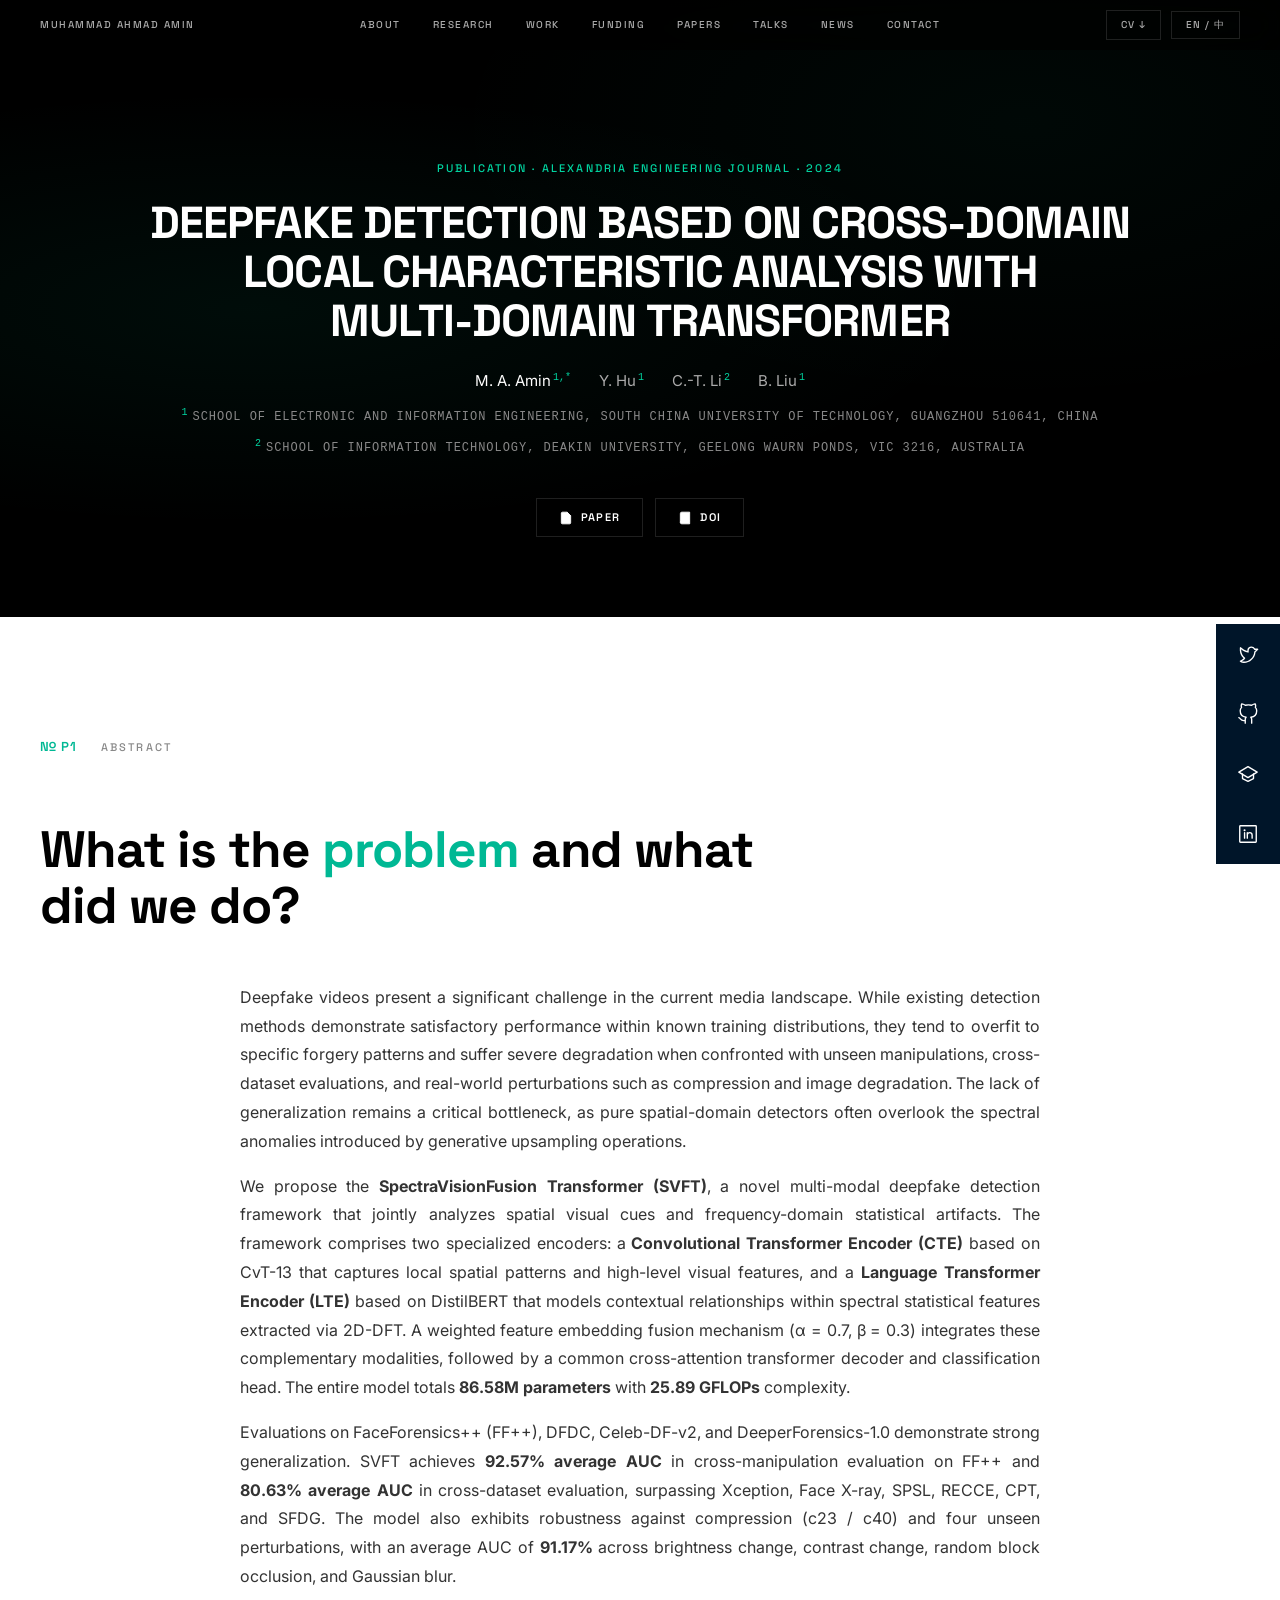
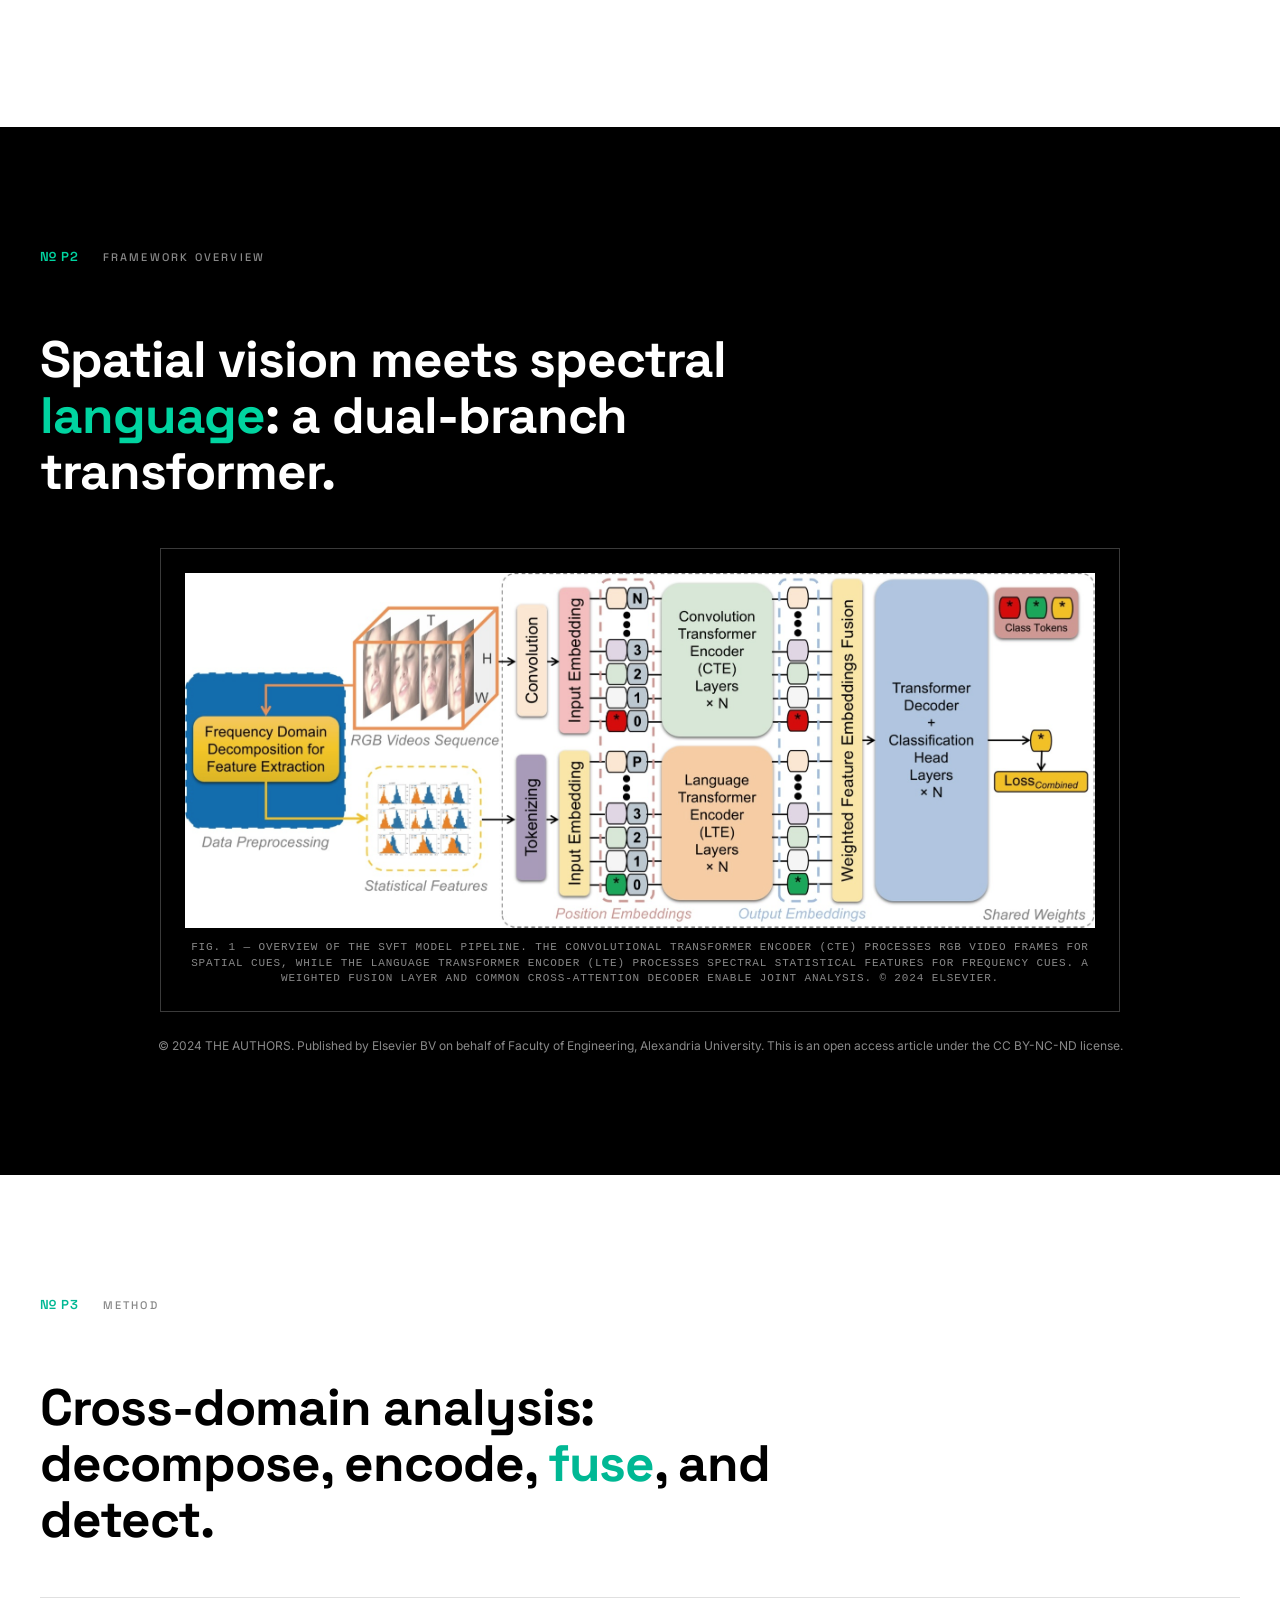
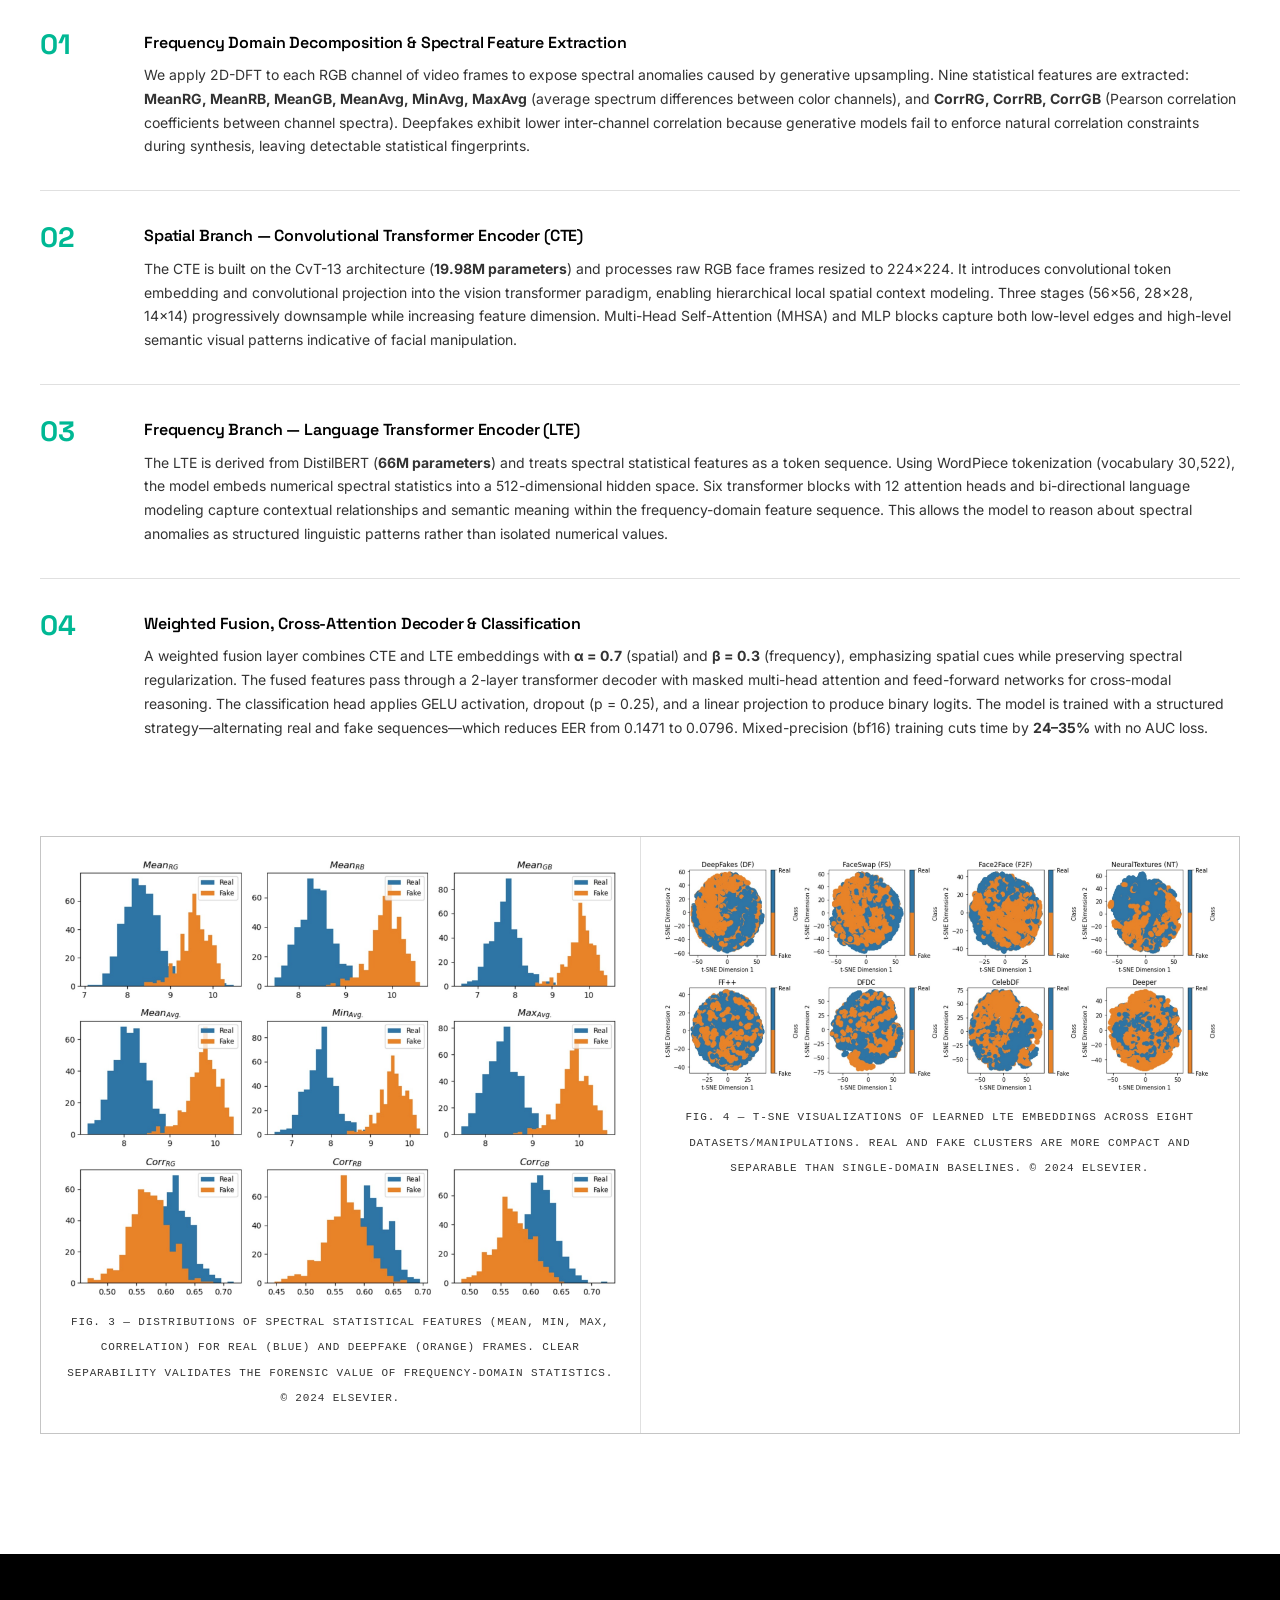
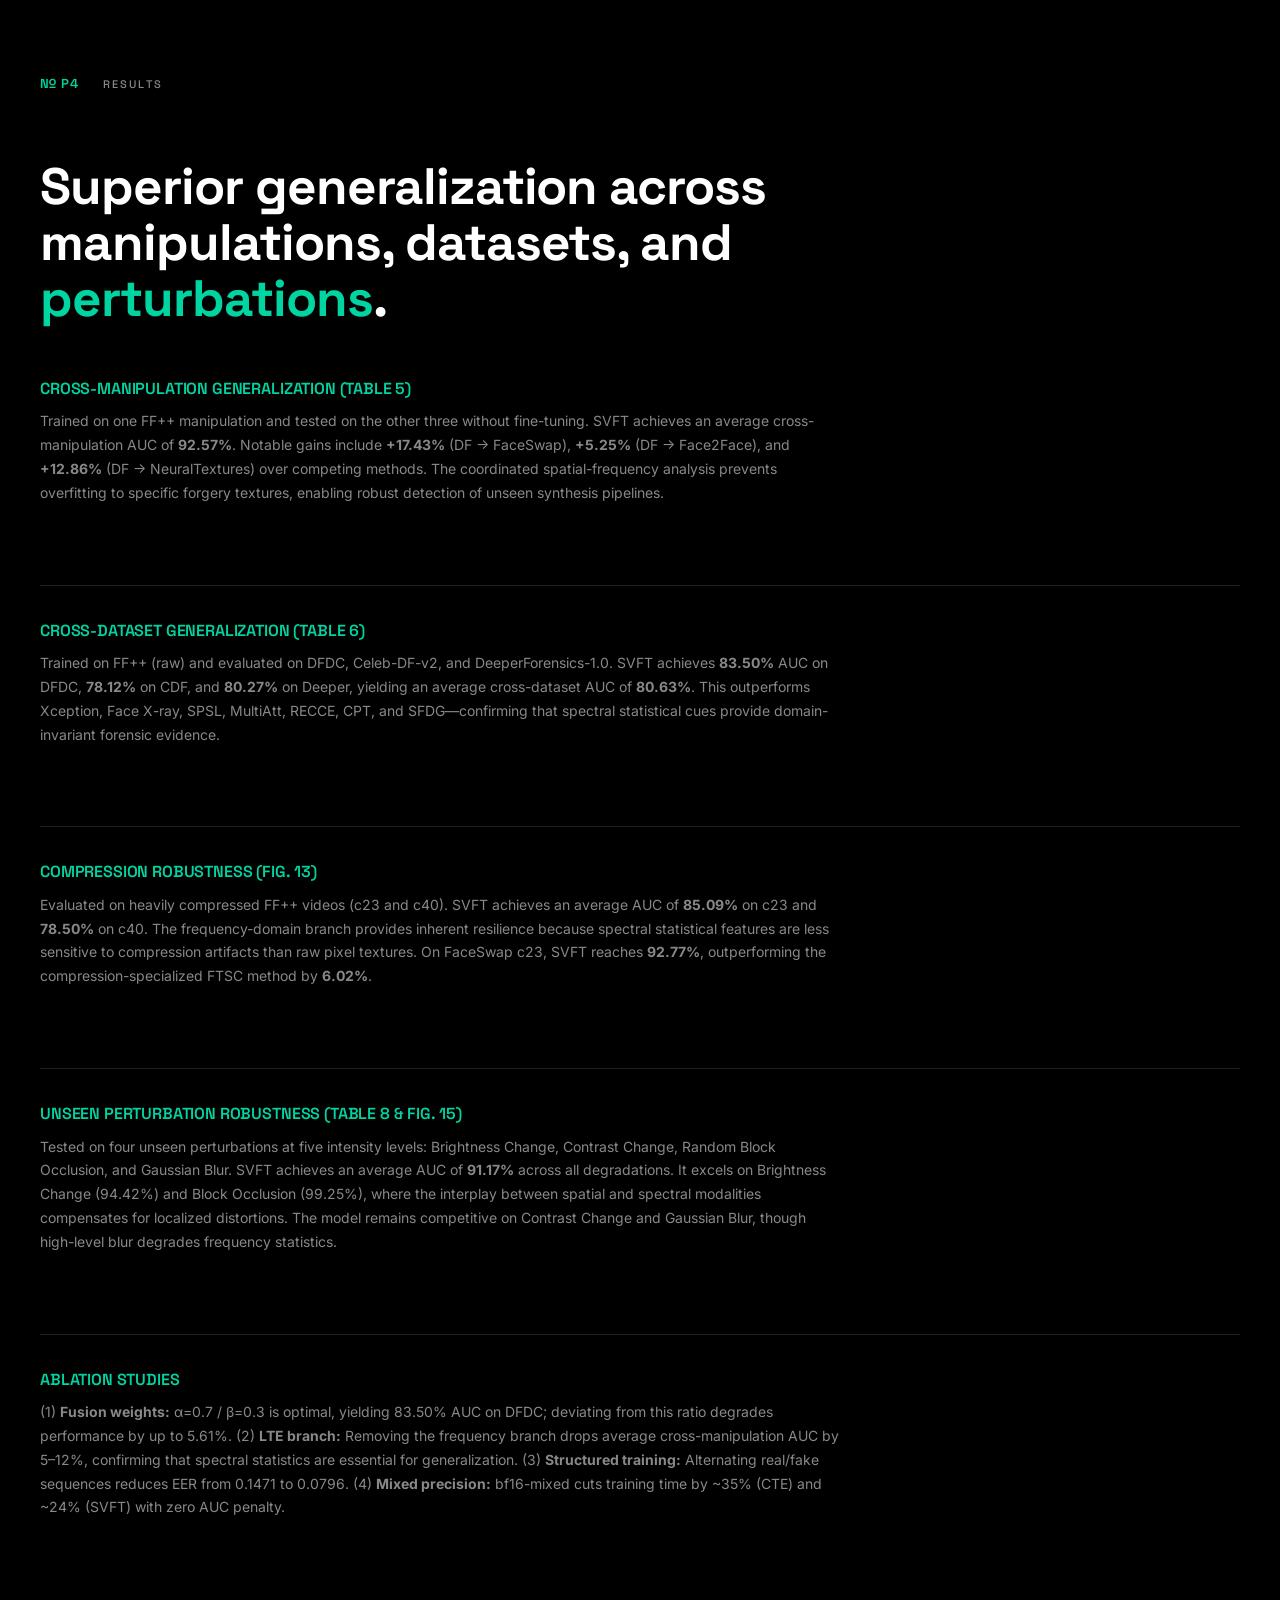
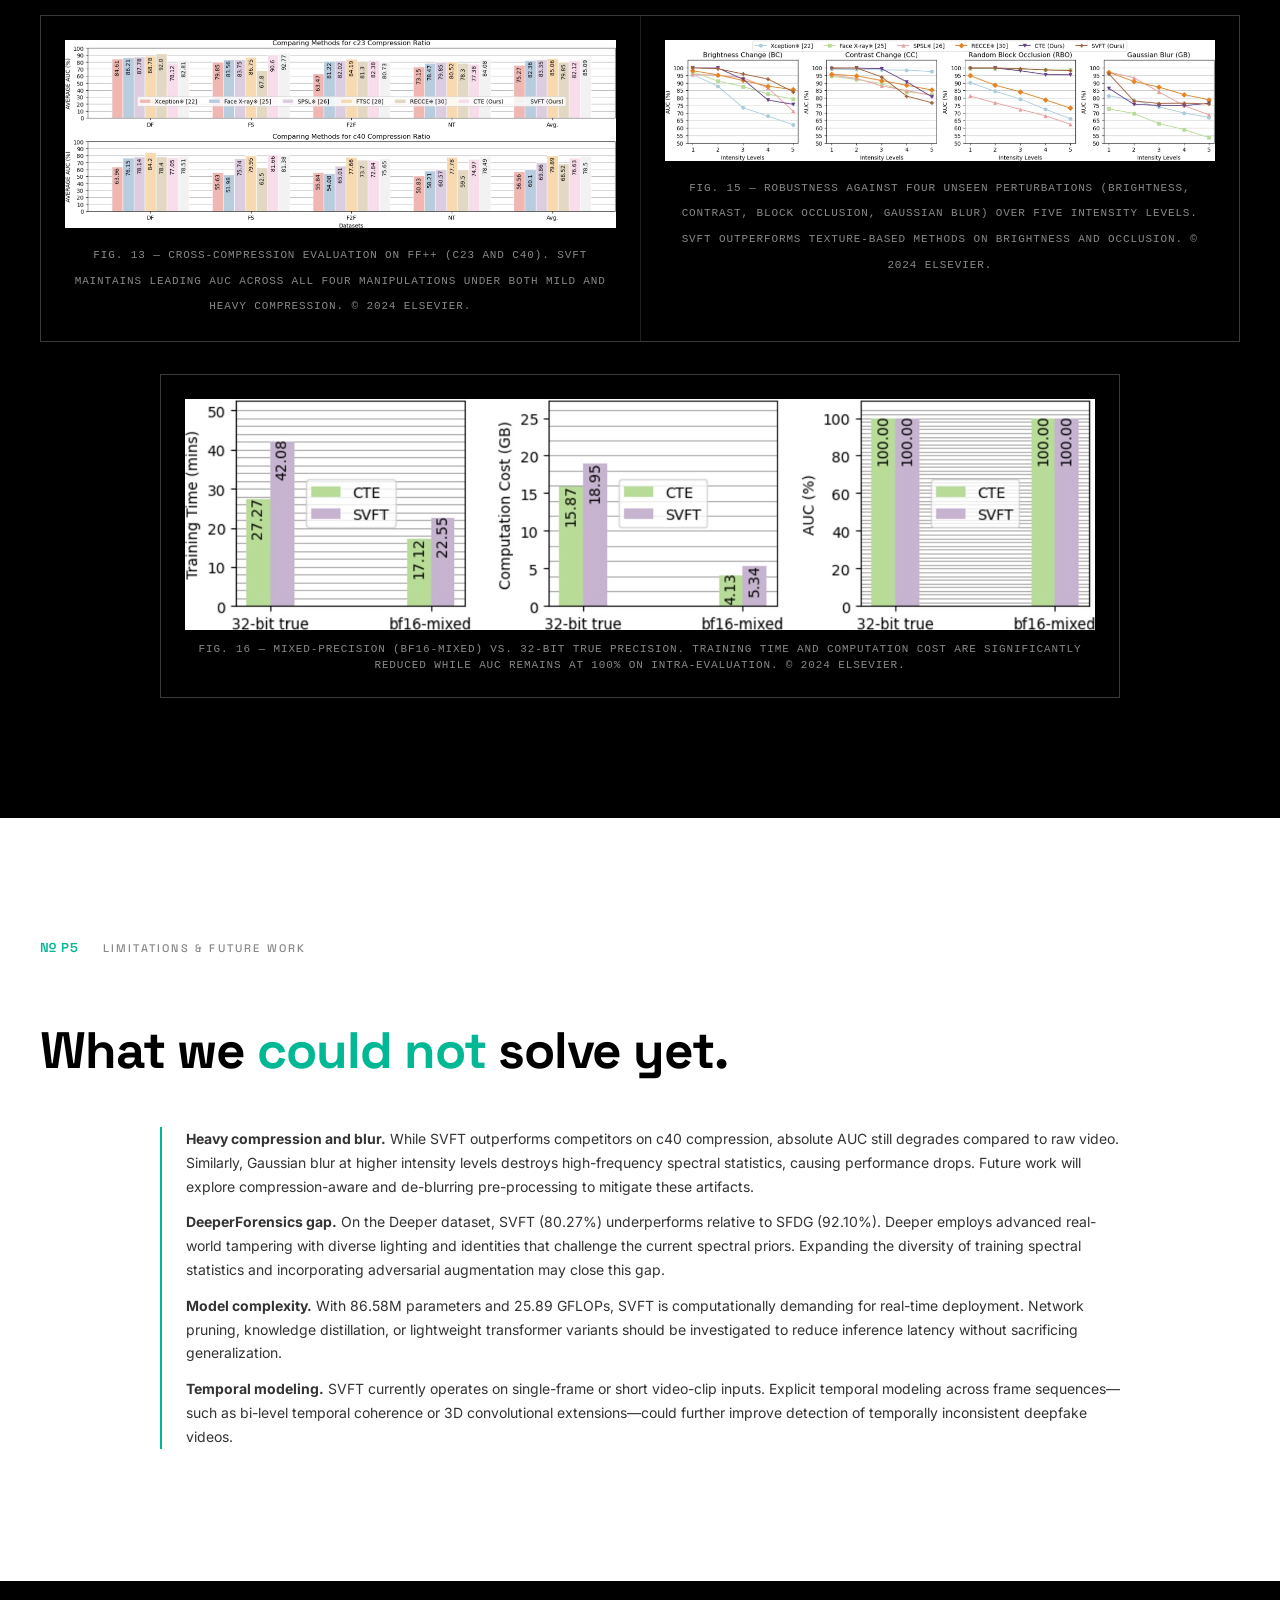
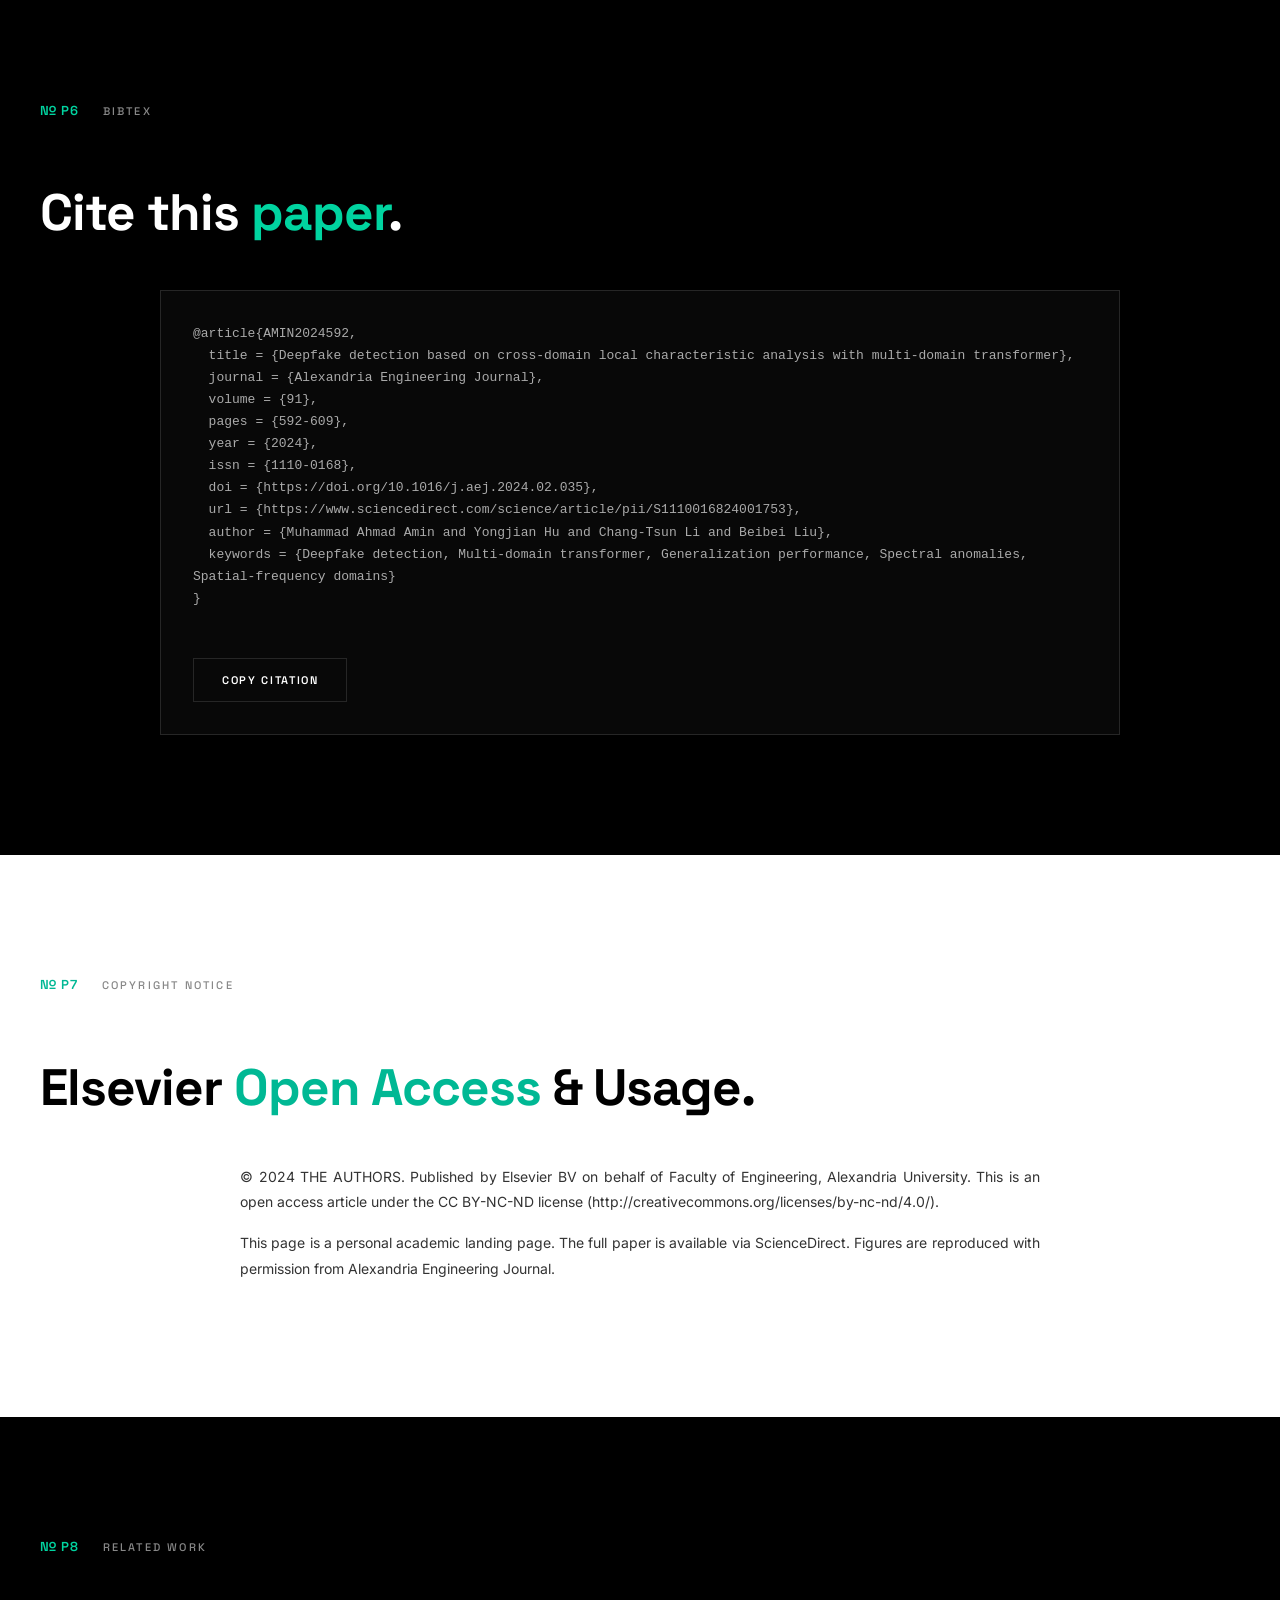
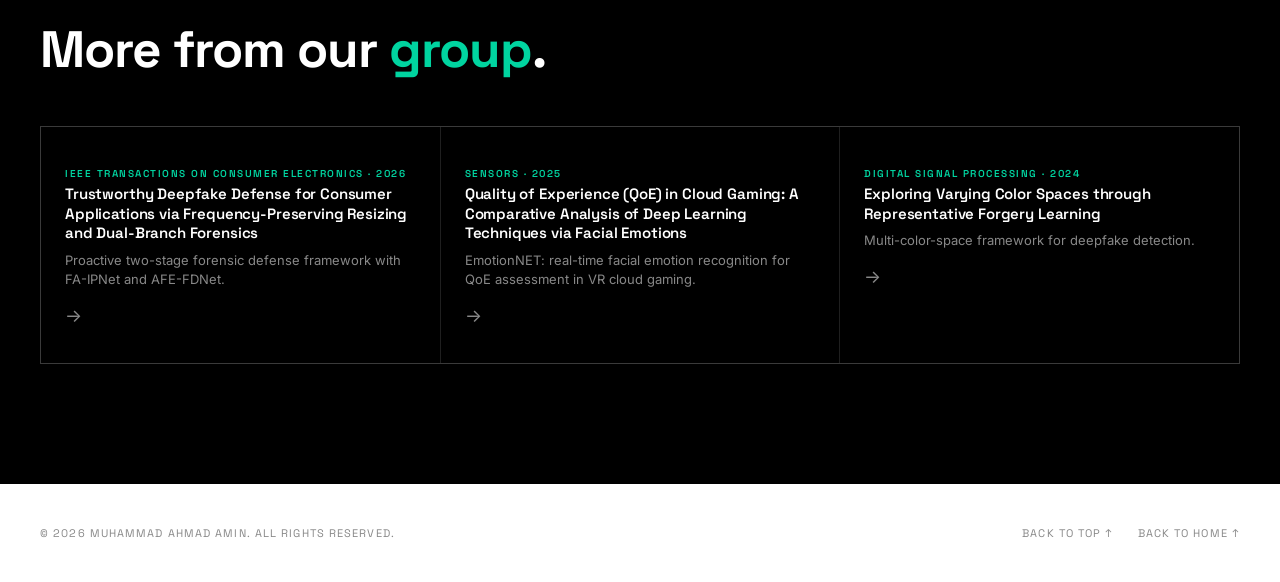
<file: assets/publications/aej.html>
<!DOCTYPE html>
<html lang="en">
<head>
    <meta charset="utf-8" />
    <meta name="viewport" content="width=device-width, initial-scale=1" />
    <title>Deepfake Detection via Cross-Domain Multi-Domain Transformer — Muhammad Ahmad Amin</title>
    <meta name="description" content="Deepfake detection based on cross-domain local characteristic analysis with multi-domain transformer. Alexandria Engineering Journal 2024." />

    <!-- Custom SVG Favicon (Baked in) -->
    <link rel="icon" href="data:image/svg+xml,%3Csvg xmlns='http://www.w3.org/2000/svg' viewBox='0 0 512 512'%3E%3Crect width='512' height='512' rx='90' fill='%2300b894'/%3E%3Cpath d='M116 103 H216 L136 219' fill='none' stroke='%23000' stroke-width='20' stroke-linecap='round' stroke-linejoin='round'/%3E%3Cpath d='M296 103 V219 M296 103 L346 149 L396 103 M396 103 V219' fill='none' stroke='%23000' stroke-width='20' stroke-linecap='round' stroke-linejoin='round'/%3E%3Cpath d='M116 409 L166 299 L216 409' fill='none' stroke='%23000' stroke-width='20' stroke-linecap='round' stroke-linejoin='round'/%3E%3Cpath d='M296 409 L346 299 L396 409' fill='none' stroke='%23000' stroke-width='20' stroke-linecap='round' stroke-linejoin='round'/%3E%3C/svg%3E" type="image/svg+xml" />

    <link rel="preconnect" href="https://fonts.googleapis.com">
    <link rel="preconnect" href="https://fonts.gstatic.com" crossorigin>
    <link href="https://fonts.googleapis.com/css2?family=Space+Grotesk:wght@300;400;500;600;700&family=Inter:wght@300;400;500;600;700&display=swap" rel="stylesheet">
    <link rel="stylesheet" href="../css/style.css" />
    <link rel="stylesheet" href="../css/subpages.css" />
</head>
<body>

    <!-- Side Dock — Social Links -->
    <aside class="side-dock" id="sideDock" aria-label="Social links">
        <div class="dock-links">
            <a href="https://twitter.com/7AhmadAmin" target="_blank" rel="noreferrer" aria-label="X / Twitter">
                <svg xmlns="http://www.w3.org/2000/svg" viewBox="0 0 256 256" width="32" height="32" fill="currentColor"><path d="M247.39,68.94A8,8,0,0,0,240,64H209.57A48.66,48.66,0,0,0,168.1,40a46.91,46.91,0,0,0-33.75,13.7A47.9,47.9,0,0,0,120,88v6.09C79.74,83.47,46.81,50.72,46.46,50.37a8,8,0,0,0-13.65,4.92c-4.31,47.79,9.57,79.77,22,98.18a110.93,110.93,0,0,0,21.88,24.2c-15.23,17.53-39.21,26.74-39.47,26.84a8,8,0,0,0-3.85,11.93c.75,1.12,3.75,5.05,11.08,8.72C53.51,229.7,65.48,232,80,232c70.67,0,129.72-54.42,135.75-124.44l29.91-29.9A8,8,0,0,0,247.39,68.94Zm-45,29.41a8,8,0,0,0-2.32,5.14C196,166.58,143.28,216,80,216c-10.56,0-18-1.4-23.22-3.08,11.51-6.25,27.56-17,37.88-32.48A8,8,0,0,0,92,169.08c-.47-.27-43.91-26.34-44-96,16,13,45.25,33.17,78.67,38.79A8,8,0,0,0,136,104V88a32,32,0,0,1,9.6-22.92A30.94,30.94,0,0,1,167.9,56c12.66.16,24.49,7.88,29.44,19.21A8,8,0,0,0,204.67,80h16Z"></path></svg>
            </a>
            <a href="https://github.com/7AhmadAmin" target="_blank" rel="noreferrer" aria-label="GitHub">
                <svg viewBox="0 0 24 24" fill="none" stroke="currentColor" stroke-width="1.5" stroke-linecap="round" stroke-linejoin="round">
                    <path d="M9 19c-5 1.5-5-2.5-7-3m14 6v-3.87a3.37 3.37 0 0 0-.94-2.61c3.14-.35 6.44-1.54 6.44-7A5.44 5.44 0 0 0 20 4.77 5.07 5.07 0 0 0 19.91 1S18.73.65 16 2.48a13.38 13.38 0 0 0-7 0C6.27.65 5.09 1 5.09 1A5.07 5.07 0 0 0 5 4.77a5.44 5.44 0 0 0-1.5 3.78c0 5.42 3.3 6.61 6.44 7A3.37 3.37 0 0 0 9 18.13V22"/>
                </svg>
            </a>
            <a href="https://scholar.google.com/citations?hl=en&user=57ouxVcAAAAJ" target="_blank" rel="noreferrer" aria-label="Google Scholar">
                <svg viewBox="0 0 24 24" fill="none" stroke="currentColor" stroke-width="1.5" stroke-linecap="round" stroke-linejoin="round">
                    <path d="M22 10l-10-6-10 6 10 6 10-6z"/>
                    <path d="M6 12v5l6 3 6-3v-5"/>
                </svg>
            </a>
            <a href="https://www.linkedin.com/in/7ahmadamin" target="_blank" rel="noreferrer" aria-label="LinkedIn">
                <svg xmlns="http://www.w3.org/2000/svg" viewBox="0 0 256 256" width="32" height="32" fill="currentColor"><path d="M216,24H40A16,16,0,0,0,24,40V216a16,16,0,0,0,16,16H216a16,16,0,0,0,16-16V40A16,16,0,0,0,216,24Zm0,192H40V40H216V216ZM96,112v64a8,8,0,0,1-16,0V112a8,8,0,0,1,16,0Zm88,28v36a8,8,0,0,1-16,0V140a20,20,0,0,0-40,0v36a8,8,0,0,1-16,0V112a8,8,0,0,1,15.79-1.78A36,36,0,0,1,184,140ZM100,84A12,12,0,1,1,88,72,12,12,0,0,1,100,84Z"></path></svg>
            </a>
        </div>
        <button class="dock-toggle" id="dockToggle" aria-label="Toggle social links" aria-expanded="false">
            <span class="toggle-label">Socials</span>
        </button>
    </aside>

    <!-- Navigation -->
    <nav class="nav" id="nav">
        <div class="nav-inner">
            <a href="../../index.html#top" class="nav-name" id="navName">
                <span class="nav-name-text">MUHAMMAD AHMAD AMIN</span>
            </a>
            <div class="nav-links">
                <a href="../../index.html#about"><span class="en">ABOUT</span><span class="zh">关于</span></a>
                <a href="../../index.html#research"><span class="en">RESEARCH</span><span class="zh">研究</span></a>
                <a href="../../index.html#experience"><span class="en">WORK</span><span class="zh">工作</span></a>
                <a href="../../index.html#projects"><span class="en">FUNDING</span><span class="zh">基金</span></a>
                <a href="../../index.html#publications"><span class="en">PAPERS</span><span class="zh">论文</span></a>
                <a href="../../index.html#talks"><span class="en">TALKS</span><span class="zh">报告</span></a>
                <a href="../../index.html#news"><span class="en">NEWS</span><span class="zh">动态</span></a>
                <a href="../../index.html#contact"><span class="en">CONTACT</span><span class="zh">联系</span></a>
            </div>
            <div class="nav-actions">
                <a href="../CV/resume.html" target="_blank" rel="noreferrer" class="cv-btn">
                    <span class="en">CV ↓</span>
                    <span class="zh">简历 ↓</span>
                </a>
                <button class="lang-btn lang-btn-desktop" aria-label="Toggle language">EN / 中</button>
                <button class="lang-btn lang-btn-mobile" aria-label="Toggle language">EN / 中</button>
            </div>
        </div>
    </nav>

    <!-- Hero -->
    <header class="subpage-hero" id="top">
        <div class="hero-bg"></div>
        <div class="subpage-hero-content">
            <p class="hero-label">
                <span class="en">PUBLICATION</span><span class="zh">论文</span> · Alexandria Engineering Journal · 2024
            </p>
            <h1 class="hero-title">
                <span class="en">Deepfake Detection Based on Cross‑Domain Local Characteristic Analysis with Multi‑Domain Transformer</span>
                <span class="zh">基于跨域局部特征分析与多域Transformer的深度伪造检测</span>
            </h1>

            <div class="author-grid">
                <span class="author-block"><a href="../../index.html#about">M. A. Amin</a><sup>1,*</sup></span>
                <span class="author-block">Y. Hu<sup>1</sup></span>
                <span class="author-block">C.-T. Li<sup>2</sup></span>
                <span class="author-block">B. Liu<sup>1</sup></span>
            </div>
            <div class="affiliation-list">
                <span><sup>1</sup><span class="en">School of Electronic and Information Engineering, South China University of Technology, Guangzhou 510641, China</span><span class="zh">华南理工大学电子与信息工程学院</span></span>
                <span><sup>2</sup><span class="en">School of Information Technology, Deakin University, Geelong Waurn Ponds, VIC 3216, Australia</span><span class="zh">迪肯大学信息技术学院</span></span>
            </div>

            <div class="link-buttons">
                <a href="https://www.sciencedirect.com/science/article/pii/S1110016824001753" class="link-btn" target="_blank" rel="noopener noreferrer">
                    <svg viewBox="0 0 24 24" fill="none" stroke="currentColor" stroke-width="1.5"><path d="M14 2H6a2 2 0 0 0-2 2v16a2 2 0 0 0 2 2h12a2 2 0 0 0 2-2V8z"/><polyline points="14 2 14 8 20 8"/><line x1="16" y1="13" x2="8" y2="13"/><line x1="16" y1="17" x2="8" y2="17"/><polyline points="10 9 9 9 8 9"/></svg>
                    <span class="en">Paper</span><span class="zh">Paper</span>
                </a>
                <a href="https://doi.org/10.1016/j.aej.2024.02.035" class="link-btn" target="_blank" rel="noopener noreferrer">
                    <svg viewBox="0 0 24 24" fill="none" stroke="currentColor" stroke-width="1.5"><path d="M4 19.5A2.5 2.5 0 0 1 6.5 17H20"/><path d="M6.5 2H20v20H6.5A2.5 2.5 0 0 1 4 19.5v-15A2.5 2.5 0 0 1 6.5 2z"/></svg>
                    <span class="en">DOI</span><span class="zh">DOI</span>
                </a>
            </div>
        </div>
    </header>

    <!-- Abstract -->
    <section class="section section-white" id="abstract">
        <div class="container">
            <div class="section-header">
                <span class="section-num">№ P1</span>
                <p class="eyebrow"><span class="en">ABSTRACT</span><span class="zh">摘要</span></p>
            </div>
            <h2 class="section-heading">
                <span class="en">What is the <em>problem</em> and what did we do?</span>
                <span class="zh">我们解决了什么<em>问题</em>？</span>
            </h2>
            <div class="abstract-block">
                <p>
                    <span class="en">Deepfake videos present a significant challenge in the current media landscape. While existing detection methods demonstrate satisfactory performance within known training distributions, they tend to overfit to specific forgery patterns and suffer severe degradation when confronted with unseen manipulations, cross-dataset evaluations, and real-world perturbations such as compression and image degradation. The lack of generalization remains a critical bottleneck, as pure spatial-domain detectors often overlook the spectral anomalies introduced by generative upsampling operations.</span>
                    <span class="zh">深度伪造视频对当前媒体环境构成重大挑战。现有检测方法在已知训练分布内表现良好，但倾向于过拟合特定伪造模式，在面对未知操纵、跨数据集评估和压缩及图像退化等真实世界扰动时性能严重下降。泛化能力不足仍然是一个关键瓶颈，因为纯空间域检测器往往忽视了生成式上采样操作引入的频谱异常。</span>
                </p>
                <p>
                    <span class="en">We propose the <strong>SpectraVisionFusion Transformer (SVFT)</strong>, a novel multi-modal deepfake detection framework that jointly analyzes spatial visual cues and frequency-domain statistical artifacts. The framework comprises two specialized encoders: a <strong>Convolutional Transformer Encoder (CTE)</strong> based on CvT-13 that captures local spatial patterns and high-level visual features, and a <strong>Language Transformer Encoder (LTE)</strong> based on DistilBERT that models contextual relationships within spectral statistical features extracted via 2D-DFT. A weighted feature embedding fusion mechanism (α = 0.7, β = 0.3) integrates these complementary modalities, followed by a common cross-attention transformer decoder and classification head. The entire model totals <strong>86.58M parameters</strong> with <strong>25.89 GFLOPs</strong> complexity.</span>
                    <span class="zh">我们提出了<strong>SpectraVisionFusion Transformer（SVFT）</strong>，一种新颖的多模态深度伪造检测框架，联合分析空间视觉线索和频域统计伪影。该框架包含两个专用编码器：基于CvT-13的<strong>卷积Transformer编码器（CTE）</strong>捕获局部空间模式和高级视觉特征，基于DistilBERT的<strong>语言Transformer编码器（LTE）</strong>对通过2D-DFT提取的频谱统计特征内的上下文关系进行建模。加权特征嵌入融合机制（α = 0.7，β = 0.3）整合这些互补模态，随后通过公共交叉注意力Transformer解码器和分类头。整个模型总计<strong>86.58M参数</strong>，复杂度为<strong>25.89 GFLOPs</strong>。</span>
                </p>
                <p>
                    <span class="en">Evaluations on FaceForensics++ (FF++), DFDC, Celeb-DF-v2, and DeeperForensics-1.0 demonstrate strong generalization. SVFT achieves <strong>92.57% average AUC</strong> in cross-manipulation evaluation on FF++ and <strong>80.63% average AUC</strong> in cross-dataset evaluation, surpassing Xception, Face X-ray, SPSL, RECCE, CPT, and SFDG. The model also exhibits robustness against compression (c23 / c40) and four unseen perturbations, with an average AUC of <strong>91.17%</strong> across brightness change, contrast change, random block occlusion, and Gaussian blur.</span>
                    <span class="zh">在FaceForensics++（FF++）、DFDC、Celeb-DF-v2和DeeperForensics-1.0上的评估展示了强大的泛化能力。SVFT在FF++跨操纵评估中达到<strong>92.57%平均AUC</strong>，在跨数据集评估中达到<strong>80.63%平均AUC</strong>，超越了Xception、Face X-ray、SPSL、RECCE、CPT和SFDG。该模型还对压缩（c23/c40）和四种未知扰动表现出鲁棒性，在亮度变化、对比度变化、随机块遮挡和高斯模糊上的平均AUC为<strong>91.17%</strong>。</span>
                </p>
            </div>
        </div>
    </section>

    <!-- Teaser -->
    <section class="section section-black" id="teaser">
        <div class="container">
            <div class="section-header">
                <span class="section-num">№ P2</span>
                <p class="eyebrow"><span class="en">FRAMEWORK OVERVIEW</span><span class="zh">框架概览</span></p>
            </div>
            <h2 class="section-heading">
                <span class="en">Spatial vision meets spectral <em>language</em>: a dual-branch transformer.</span>
                <span class="zh">空间视觉与频谱<em>语言</em>相遇：双分支Transformer。</span>
            </h2>
            <div class="figure-grid single">
                <div class="figure-item">
                    <img src="AEJ/AEJ1.jpg" alt="Fig. 1 — SVFT model pipeline" loading="lazy" />
                    <span class="figure-caption">
                        <span class="en">Fig. 1 — Overview of the SVFT model pipeline. The Convolutional Transformer Encoder (CTE) processes RGB video frames for spatial cues, while the Language Transformer Encoder (LTE) processes spectral statistical features for frequency cues. A weighted fusion layer and common cross-attention decoder enable joint analysis. © 2024 Elsevier.</span>
                        <span class="zh">图1 — SVFT模型流程概览。卷积Transformer编码器（CTE）处理RGB视频帧以提取空间线索，语言Transformer编码器（LTE）处理频谱统计特征以提取频域线索。加权融合层和公共交叉注意力解码器实现联合分析。© 2024 Elsevier。</span>
                    </span>
                </div>
            </div>
            <p style="margin-top:24px; font-size:12px; color:var(--gray); text-align:center; line-height:1.6;">
                <span class="en">© 2024 THE AUTHORS. Published by Elsevier BV on behalf of Faculty of Engineering, Alexandria University. This is an open access article under the CC BY-NC-ND license.</span>
                <span class="zh">© 2024 作者。由Elsevier BV代表亚历山大大学工程学院出版。本文根据CC BY-NC-ND许可进行开放获取。</span>
            </p>
        </div>
    </section>

    <!-- Method -->
    <section class="section section-white" id="method">
        <div class="container">
            <div class="section-header">
                <span class="section-num">№ P3</span>
                <p class="eyebrow"><span class="en">METHOD</span><span class="zh">方法</span></p>
            </div>
            <h2 class="section-heading">
                <span class="en">Cross-domain analysis: decompose, encode, <em>fuse</em>, and detect.</span>
                <span class="zh">跨域分析：分解、编码、<em>融合</em>与检测。</span>
            </h2>
            <div class="method-steps">
                <div class="method-step">
                    <span class="step-num">01</span>
                    <div class="step-content">
                        <h4><span class="en">Frequency Domain Decomposition & Spectral Feature Extraction</span><span class="zh">频域分解与频谱特征提取</span></h4>
                        <p>
                            <span class="en">We apply 2D-DFT to each RGB channel of video frames to expose spectral anomalies caused by generative upsampling. Nine statistical features are extracted: <strong>MeanRG, MeanRB, MeanGB, MeanAvg, MinAvg, MaxAvg</strong> (average spectrum differences between color channels), and <strong>CorrRG, CorrRB, CorrGB</strong> (Pearson correlation coefficients between channel spectra). Deepfakes exhibit lower inter-channel correlation because generative models fail to enforce natural correlation constraints during synthesis, leaving detectable statistical fingerprints.</span>
                            <span class="zh">我们对视频帧的每个RGB通道应用2D-DFT，以揭示生成式上采样引起的频谱异常。提取九个统计特征：<strong>MeanRG、MeanRB、MeanGB、MeanAvg、MinAvg、MaxAvg</strong>（颜色通道间平均频谱差异），以及<strong>CorrRG、CorrRB、CorrGB</strong>（通道频谱间的皮尔逊相关系数）。深度伪造表现出较低的通道间相关性，因为生成模型在合成过程中未能强制自然相关性约束，留下可检测的统计指纹。</span>
                        </p>
                    </div>
                </div>
                <div class="method-step">
                    <span class="step-num">02</span>
                    <div class="step-content">
                        <h4><span class="en">Spatial Branch — Convolutional Transformer Encoder (CTE)</span><span class="zh">空间分支 — 卷积Transformer编码器（CTE）</span></h4>
                        <p>
                            <span class="en">The CTE is built on the CvT-13 architecture (<strong>19.98M parameters</strong>) and processes raw RGB face frames resized to 224×224. It introduces convolutional token embedding and convolutional projection into the vision transformer paradigm, enabling hierarchical local spatial context modeling. Three stages (56×56, 28×28, 14×14) progressively downsample while increasing feature dimension. Multi-Head Self-Attention (MHSA) and MLP blocks capture both low-level edges and high-level semantic visual patterns indicative of facial manipulation.</span>
                            <span class="zh">CTE基于CvT-13架构（<strong>19.98M参数</strong>），处理调整大小为224×224的原始RGB人脸帧。它在视觉Transformer范式中引入卷积token嵌入和卷积投影，实现分层局部空间上下文建模。三个阶段（56×56、28×28、14×14）逐步下采样同时增加特征维度。多头自注意力（MHSA）和MLP模块捕获指示面部操纵的低级边缘和高级语义视觉模式。</span>
                        </p>
                    </div>
                </div>
                <div class="method-step">
                    <span class="step-num">03</span>
                    <div class="step-content">
                        <h4><span class="en">Frequency Branch — Language Transformer Encoder (LTE)</span><span class="zh">频域分支 — 语言Transformer编码器（LTE）</span></h4>
                        <p>
                            <span class="en">The LTE is derived from DistilBERT (<strong>66M parameters</strong>) and treats spectral statistical features as a token sequence. Using WordPiece tokenization (vocabulary 30,522), the model embeds numerical spectral statistics into a 512-dimensional hidden space. Six transformer blocks with 12 attention heads and bi-directional language modeling capture contextual relationships and semantic meaning within the frequency-domain feature sequence. This allows the model to reason about spectral anomalies as structured linguistic patterns rather than isolated numerical values.</span>
                            <span class="zh">LTE源自DistilBERT（<strong>66M参数</strong>），将频谱统计特征视为token序列。使用WordPiece分词（词表30,522），模型将数值频谱统计量嵌入到512维隐藏空间。六个Transformer块配备12个注意力头，通过双向语言建模捕获频域特征序列内的上下文关系和语义含义。这使模型能够将频谱异常作为结构化语言模式而非孤立数值进行推理。</span>
                        </p>
                    </div>
                </div>
                <div class="method-step">
                    <span class="step-num">04</span>
                    <div class="step-content">
                        <h4><span class="en">Weighted Fusion, Cross-Attention Decoder & Classification</span><span class="zh">加权融合、交叉注意力解码器与分类</span></h4>
                        <p>
                            <span class="en">A weighted fusion layer combines CTE and LTE embeddings with <strong>α = 0.7</strong> (spatial) and <strong>β = 0.3</strong> (frequency), emphasizing spatial cues while preserving spectral regularization. The fused features pass through a 2-layer transformer decoder with masked multi-head attention and feed-forward networks for cross-modal reasoning. The classification head applies GELU activation, dropout (p = 0.25), and a linear projection to produce binary logits. The model is trained with a structured strategy—alternating real and fake sequences—which reduces EER from 0.1471 to 0.0796. Mixed-precision (bf16) training cuts time by <strong>24–35%</strong> with no AUC loss.</span>
                            <span class="zh">加权融合层以<strong>α = 0.7</strong>（空间）和<strong>β = 0.3</strong>（频域）组合CTE和LTE嵌入，强调空间线索同时保留频谱正则化。融合特征通过配备掩码多头注意力和前馈网络的两层Transformer解码器进行跨模态推理。分类头应用GELU激活、dropout（p = 0.25）和线性投影生成二元logits。模型采用结构化策略训练——交替真实和伪造序列——将EER从0.1471降至0.0796。混合精度（bf16）训练将时间减少<strong>24–35%</strong>且AUC无损失。</span>
                        </p>
                    </div>
                </div>
            </div>

            <!-- Method figures -->
            <div class="figure-grid" style="margin-top:64px;">
                <div class="figure-item">
                    <img src="AEJ/AEJ3.jpg" alt="Fig. 3 — Statistical feature distributions" loading="lazy" />
                    <span class="figure-caption">
                        <span class="en">Fig. 3 — Distributions of spectral statistical features (Mean, Min, Max, Correlation) for real (blue) and deepfake (orange) frames. Clear separability validates the forensic value of frequency-domain statistics. © 2024 Elsevier.</span>
                        <span class="zh">图3 — 真实（蓝色）和深度伪造（橙色）帧的频谱统计特征（均值、最小值、最大值、相关性）分布。明显的可分离性验证了频域统计量的取证价值。© 2024 Elsevier。</span>
                    </span>
                </div>
                <div class="figure-item">
                    <img src="AEJ/AEJ4.jpg" alt="Fig. 4 — t-SNE feature distributions" loading="lazy" />
                    <span class="figure-caption">
                        <span class="en">Fig. 4 — t-SNE visualizations of learned LTE embeddings across eight datasets/manipulations. Real and fake clusters are more compact and separable than single-domain baselines. © 2024 Elsevier.</span>
                        <span class="zh">图4 — 跨八个数据集/操纵的学习LTE嵌入t-SNE可视化。真实和伪造簇比单域基线更紧凑且可分离。© 2024 Elsevier。</span>
                    </span>
                </div>
            </div>
        </div>
    </section>

    <!-- Results -->
    <section class="section section-black" id="results">
        <div class="container">
            <div class="section-header">
                <span class="section-num">№ P4</span>
                <p class="eyebrow"><span class="en">RESULTS</span><span class="zh">结果</span></p>
            </div>
            <h2 class="section-heading">
                <span class="en">Superior generalization across manipulations, datasets, and <em>perturbations</em>.</span>
                <span class="zh">在操纵、数据集和<em>扰动</em>上的卓越泛化能力。</span>
            </h2>

            <div class="statement-strip" style="margin-top:0; border-top:none; padding-top:0;">
                <h3><span class="en">Cross-Manipulation Generalization (Table 5)</span><span class="zh">跨操纵泛化（表5）</span></h3>
                <p>
                    <span class="en">Trained on one FF++ manipulation and tested on the other three without fine-tuning. SVFT achieves an average cross-manipulation AUC of <strong>92.57%</strong>. Notable gains include <strong>+17.43%</strong> (DF → FaceSwap), <strong>+5.25%</strong> (DF → Face2Face), and <strong>+12.86%</strong> (DF → NeuralTextures) over competing methods. The coordinated spatial-frequency analysis prevents overfitting to specific forgery textures, enabling robust detection of unseen synthesis pipelines.</span>
                    <span class="zh">在FF++的一种操纵上训练，在其余三种上无微调测试。SVFT实现平均跨操纵AUC<strong>92.57%</strong>。显著增益包括<strong>+17.43%</strong>（DF → FaceSwap）、<strong>+5.25%</strong>（DF → Face2Face）和<strong>+12.86%</strong>（DF → NeuralTextures）。协调的空间-频域分析防止对特定伪造纹理的过拟合，实现对未知合成管道的鲁棒检测。</span>
                </p>
            </div>

            <div class="statement-strip" style="margin-top:48px;">
                <h3><span class="en">Cross-Dataset Generalization (Table 6)</span><span class="zh">跨数据集泛化（表6）</span></h3>
                <p>
                    <span class="en">Trained on FF++ (raw) and evaluated on DFDC, Celeb-DF-v2, and DeeperForensics-1.0. SVFT achieves <strong>83.50%</strong> AUC on DFDC, <strong>78.12%</strong> on CDF, and <strong>80.27%</strong> on Deeper, yielding an average cross-dataset AUC of <strong>80.63%</strong>. This outperforms Xception, Face X-ray, SPSL, MultiAtt, RECCE, CPT, and SFDG—confirming that spectral statistical cues provide domain-invariant forensic evidence.</span>
                    <span class="zh">在FF++（raw）上训练，在DFDC、Celeb-DF-v2和DeeperForensics-1.0上评估。SVFT在DFDC上达到<strong>83.50%</strong> AUC，CDF上<strong>78.12%</strong>，Deeper上<strong>80.27%</strong>，平均跨数据集AUC为<strong>80.63%</strong>。这超越了Xception、Face X-ray、SPSL、MultiAtt、RECCE、CPT和SFDG——证实频谱统计线索提供了域不变的取证证据。</span>
                </p>
            </div>

            <div class="statement-strip" style="margin-top:48px;">
                <h3><span class="en">Compression Robustness (Fig. 13)</span><span class="zh">压缩鲁棒性（图13）</span></h3>
                <p>
                    <span class="en">Evaluated on heavily compressed FF++ videos (c23 and c40). SVFT achieves an average AUC of <strong>85.09%</strong> on c23 and <strong>78.50%</strong> on c40. The frequency-domain branch provides inherent resilience because spectral statistical features are less sensitive to compression artifacts than raw pixel textures. On FaceSwap c23, SVFT reaches <strong>92.77%</strong>, outperforming the compression-specialized FTSC method by <strong>6.02%</strong>.</span>
                    <span class="zh">在重度压缩的FF++视频（c23和c40）上评估。SVFT在c23上达到平均AUC<strong>85.09%</strong>，c40上<strong>78.50%</strong>。频域分支提供固有韧性，因为频谱统计特征对压缩伪影的敏感度低于原始像素纹理。在FaceSwap c23上，SVFT达到<strong>92.77%</strong>，超越专门面向压缩的FTSC方法<strong>6.02%</strong>。</span>
                </p>
            </div>

            <div class="statement-strip" style="margin-top:48px;">
                <h3><span class="en">Unseen Perturbation Robustness (Table 8 & Fig. 15)</span><span class="zh">未知扰动鲁棒性（表8和图15）</span></h3>
                <p>
                    <span class="en">Tested on four unseen perturbations at five intensity levels: Brightness Change, Contrast Change, Random Block Occlusion, and Gaussian Blur. SVFT achieves an average AUC of <strong>91.17%</strong> across all degradations. It excels on Brightness Change (94.42%) and Block Occlusion (99.25%), where the interplay between spatial and spectral modalities compensates for localized distortions. The model remains competitive on Contrast Change and Gaussian Blur, though high-level blur degrades frequency statistics.</span>
                    <span class="zh">在五种强度水平的四种未知扰动上测试：亮度变化、对比度变化、随机块遮挡和高斯模糊。SVFT在所有退化上的平均AUC为<strong>91.17%</strong>。它在亮度变化（94.42%）和块遮挡（99.25%）上表现优异，空间与频谱模态的相互作用补偿了局部失真。模型在对比度变化和高斯模糊上保持竞争力，尽管高级模糊会退化频率统计量。</span>
                </p>
            </div>

            <div class="statement-strip" style="margin-top:48px;">
                <h3><span class="en">Ablation Studies</span><span class="zh">消融研究</span></h3>
                <p>
                    <span class="en">(1) <strong>Fusion weights:</strong> α=0.7 / β=0.3 is optimal, yielding 83.50% AUC on DFDC; deviating from this ratio degrades performance by up to 5.61%. (2) <strong>LTE branch:</strong> Removing the frequency branch drops average cross-manipulation AUC by 5–12%, confirming that spectral statistics are essential for generalization. (3) <strong>Structured training:</strong> Alternating real/fake sequences reduces EER from 0.1471 to 0.0796. (4) <strong>Mixed precision:</strong> bf16-mixed cuts training time by ~35% (CTE) and ~24% (SVFT) with zero AUC penalty.</span>
                    <span class="zh">(1) <strong>融合权重：</strong>α=0.7 / β=0.3是最优的，在DFDC上产生83.50% AUC；偏离此比例会使性能下降多达5.61%。(2) <strong>LTE分支：</strong>移除频域分支使平均跨操纵AUC下降5–12%，证实频谱统计对泛化至关重要。(3) <strong>结构化训练：</strong>交替真实/伪造序列将EER从0.1471降至0.0796。(4) <strong>混合精度：</strong>bf16-mixed将训练时间减少约35%（CTE）和约24%（SVFT），AUC惩罚为零。</span>
                </p>
            </div>

            <div class="figure-grid" style="margin-top:64px;">
                <div class="figure-item">
                    <img src="AEJ/13.jpg" alt="Fig. 13 — Compression evaluation on FF++ c23 and c40" loading="lazy" />
                    <span class="figure-caption">
                        <span class="en">Fig. 13 — Cross-compression evaluation on FF++ (c23 and c40). SVFT maintains leading AUC across all four manipulations under both mild and heavy compression. © 2024 Elsevier.</span>
                        <span class="zh">图13 — FF++跨压缩评估（c23和c40）。SVFT在轻度和重度压缩下对所有四种操纵保持领先AUC。© 2024 Elsevier。</span>
                    </span>
                </div>
                <div class="figure-item">
                    <img src="AEJ/15.jpg" alt="Fig. 15 — Perturbation robustness evaluation" loading="lazy" />
                    <span class="figure-caption">
                        <span class="figure-caption">
                        <span class="en">Fig. 15 — Robustness against four unseen perturbations (Brightness, Contrast, Block Occlusion, Gaussian Blur) over five intensity levels. SVFT outperforms texture-based methods on brightness and occlusion. © 2024 Elsevier.</span>
                        <span class="zh">图15 — 对四种未知扰动（亮度、对比度、块遮挡、高斯模糊）在五种强度水平上的鲁棒性。SVFT在亮度和遮挡上超越基于纹理的方法。© 2024 Elsevier。</span>
                    </span>
                </div>
            </div>

            <div class="figure-grid single" style="margin-top:32px;">
                <div class="figure-item">
                    <img src="AEJ/16.jpg" alt="Fig. 16 — Mixed-precision training evaluation" loading="lazy" />
                    <span class="figure-caption">
                        <span class="en">Fig. 16 — Mixed-precision (bf16-mixed) vs. 32-bit true precision. Training time and computation cost are significantly reduced while AUC remains at 100% on intra-evaluation. © 2024 Elsevier.</span>
                        <span class="zh">图16 — 混合精度（bf16-mixed）与32位真精度对比。训练时间和计算成本显著降低，同时内部评估AUC保持100%。© 2024 Elsevier。</span>
                    </span>
                </div>
            </div>
        </div>
    </section>

    <!-- Limitations -->
    <section class="section section-white" id="limitations">
        <div class="container">
            <div class="section-header">
                <span class="section-num">№ P5</span>
                <p class="eyebrow"><span class="en">LIMITATIONS & FUTURE WORK</span><span class="zh">局限性与未来工作</span></p>
            </div>
            <h2 class="section-heading">
                <span class="en">What we <em>could not</em> solve yet.</span>
                <span class="zh">我们<em>尚未</em>解决的问题。</span>
            </h2>
            <div class="limitations-box">
                <p>
                    <span class="en"><strong>Heavy compression and blur.</strong> While SVFT outperforms competitors on c40 compression, absolute AUC still degrades compared to raw video. Similarly, Gaussian blur at higher intensity levels destroys high-frequency spectral statistics, causing performance drops. Future work will explore compression-aware and de-blurring pre-processing to mitigate these artifacts.</span>
                    <span class="zh"><strong>重度压缩与模糊。</strong>虽然SVFT在c40压缩上超越竞争对手，但绝对AUC相比原始视频仍下降。类似地，高强度水平的高斯模糊破坏高频频谱统计，导致性能下降。未来工作将探索压缩感知和去模糊预处理以减轻这些伪影。</span>
                </p>
                <p>
                    <span class="en"><strong>DeeperForensics gap.</strong> On the Deeper dataset, SVFT (80.27%) underperforms relative to SFDG (92.10%). Deeper employs advanced real-world tampering with diverse lighting and identities that challenge the current spectral priors. Expanding the diversity of training spectral statistics and incorporating adversarial augmentation may close this gap.</span>
                    <span class="zh"><strong>DeeperForensics差距。</strong>在Deeper数据集上，SVFT（80.27%）相对于SFDG（92.10%）表现不足。Deeper采用具有多样光照和身份的高级真实世界篡改，对当前频谱先验构成挑战。扩展训练频谱统计的多样性并纳入对抗增强可能缩小这一差距。</span>
                </p>
                <p>
                    <span class="en"><strong>Model complexity.</strong> With 86.58M parameters and 25.89 GFLOPs, SVFT is computationally demanding for real-time deployment. Network pruning, knowledge distillation, or lightweight transformer variants should be investigated to reduce inference latency without sacrificing generalization.</span>
                    <span class="zh"><strong>模型复杂度。</strong>具有86.58M参数和25.89 GFLOPs，SVFT对实时部署而言计算需求较高。应研究网络剪枝、知识蒸馏或轻量级Transformer变体，以减少推理延迟而不牺牲泛化能力。</span>
                </p>
                <p>
                    <span class="en"><strong>Temporal modeling.</strong> SVFT currently operates on single-frame or short video-clip inputs. Explicit temporal modeling across frame sequences—such as bi-level temporal coherence or 3D convolutional extensions—could further improve detection of temporally inconsistent deepfake videos.</span>
                    <span class="zh"><strong>时序建模。</strong>SVFT目前基于单帧或短视频片段输入。跨帧序列的显式时序建模——如双层时序一致性或3D卷积扩展——可进一步改进对时序不一致深度伪造视频的检测。</span>
                </p>
            </div>
        </div>
    </section>

    <!-- BibTeX -->
    <section class="section section-black" id="bibtex">
        <div class="container">
            <div class="section-header">
                <span class="section-num">№ P6</span>
                <p class="eyebrow"><span class="en">BIBTEX</span><span class="zh">引用</span></p>
            </div>
            <h2 class="section-heading">
                <span class="en">Cite this <em>paper</em>.</span>
                <span class="zh">引用此<em>论文</em>。</span>
            </h2>
            <div class="bibtex-block" id="bibtexBlock">
                <pre><code id="bibtexCode">@article{AMIN2024592,
  title = {Deepfake detection based on cross-domain local characteristic analysis with multi-domain transformer},
  journal = {Alexandria Engineering Journal},
  volume = {91},
  pages = {592-609},
  year = {2024},
  issn = {1110-0168},
  doi = {https://doi.org/10.1016/j.aej.2024.02.035},
  url = {https://www.sciencedirect.com/science/article/pii/S1110016824001753},
  author = {Muhammad Ahmad Amin and Yongjian Hu and Chang-Tsun Li and Beibei Liu},
  keywords = {Deepfake detection, Multi-domain transformer, Generalization performance, Spectral anomalies, Spatial-frequency domains}
}</code></pre>
                <button class="btn bibtex-copy" id="bibtexCopy" aria-label="Copy BibTeX citation">
                    <span class="en">COPY CITATION</span><span class="zh">复制引用</span>
                </button>
            </div>
        </div>
    </section>

    <!-- Elsevier Copyright Disclaimer -->
    <section class="section section-white" id="copyright">
        <div class="container">
            <div class="section-header">
                <span class="section-num">№ P7</span>
                <p class="eyebrow"><span class="en">COPYRIGHT NOTICE</span><span class="zh">版权声明</span></p>
            </div>
            <h2 class="section-heading">
                <span class="en">Elsevier <em>Open Access</em> & Usage.</span>
                <span class="zh">Elsevier <em>开放获取</em>与使用。</span>
            </h2>
            <div class="abstract-block">
                <p style="font-size:14px; color:var(--gray-dark);">
                    <span class="en">© 2024 THE AUTHORS. Published by Elsevier BV on behalf of Faculty of Engineering, Alexandria University. This is an open access article under the CC BY-NC-ND license (http://creativecommons.org/licenses/by-nc-nd/4.0/).</span>
                    <span class="zh">© 2024 作者。由Elsevier BV代表亚历山大大学工程学院出版。本文根据CC BY-NC-ND许可进行开放获取。</span>
                </p>
                <p style="font-size:14px; color:var(--gray-dark); margin-top:12px;">
                    <span class="en">This page is a personal academic landing page. The full paper is available via ScienceDirect. Figures are reproduced with permission from Alexandria Engineering Journal.</span>
                    <span class="zh">本页面为个人学术着陆页。完整论文可通过ScienceDirect获取。图表经Alexandria Engineering Journal许可转载。</span>
                </p>
            </div>
        </div>
    </section>

    <!-- Related -->
    <section class="section section-black" id="related">
        <div class="container">
            <div class="section-header">
                <span class="section-num">№ P8</span>
                <p class="eyebrow"><span class="en">RELATED WORK</span><span class="zh">相关工作</span></p>
            </div>
            <h2 class="section-heading">
                <span class="en">More from our <em>group</em>.</span>
                <span class="zh">来自我们<em>团队</em>的更多工作。</span>
            </h2>
            <div class="related-grid">
                <a href="ieee_tce.html" class="related-item">
                    <span class="related-venue">IEEE Transactions on Consumer Electronics · 2026</span>
                    <h4><span class="en">Trustworthy Deepfake Defense for Consumer Applications via Frequency‑Preserving Resizing and Dual‑Branch Forensics</span><span class="zh">基于频域保持缩放与双分支取证的面向消费级应用的可信深度伪造防御</span></h4>
                    <p><span class="en">Proactive two-stage forensic defense framework with FA-IPNet and AFE-FDNet.</span><span class="zh">具有FA-IPNet和AFE-FDNet的主动式两阶段取证防御框架。</span></p>
                    <span class="related-arrow">→</span>
                </a>
                <a href="qoa.html" class="related-item">
                    <span class="related-venue">Sensors · 2025</span>
                    <h4><span class="en">Quality of Experience (QoE) in Cloud Gaming: A Comparative Analysis of Deep Learning Techniques via Facial Emotions</span><span class="zh">云游戏中体验质量（QoE）的深度学习技术对比分析</span></h4>
                    <p><span class="en">EmotionNET: real-time facial emotion recognition for QoE assessment in VR cloud gaming.</span><span class="zh">EmotionNET：用于VR云游戏中QoE评估的实时面部表情识别。</span></p>
                    <span class="related-arrow">→</span>
                </a>
                <a href="dsp.html" class="related-item">
                    <span class="related-venue">Digital Signal Processing · 2024</span>
                    <h4><span class="en">Exploring Varying Color Spaces through Representative Forgery Learning</span><span class="zh">通过代表性伪造学习探索多色彩空间</span></h4>
                    <p><span class="en">Multi-color-space framework for deepfake detection.</span><span class="zh">面向深度伪造检测的多色彩空间框架。</span></p>
                    <span class="related-arrow">→</span>
                </a>
            </div>
        </div>
    </section>

    <!-- Footer -->
    <footer class="footer section-white">
        <div class="container">
            <p>
                <span class="en">© 2026 Muhammad Ahmad Amin. All rights reserved.</span>
                <span class="zh">© 2026 Muhammad Ahmad Amin. 保留所有权利。</span>
            </p>
            <div class="footer-links">
                <a href="#top" class="back-to-top">
                    <span class="en">BACK TO TOP ↑</span>
                    <span class="zh">回到顶部 ↑</span>
                </a>
                <a href="../../index.html#top" class="back-to-top">
                    <span class="en">BACK TO HOME ↑</span>
                    <span class="zh">返回首页 ↑</span>
                </a>
            </div>
        </div>
    </footer>

    <div class="toast" id="toast" role="status" aria-live="polite"></div>
    <script src="../js/main.js"></script>
    <script>
      // BibTeX copy handler (self-contained for template portability)
      (function() {
        const bibtexCopy = document.getElementById('bibtexCopy');
        const bibtexCode = document.getElementById('bibtexCode');
        const toast = document.getElementById('toast');
        if (!bibtexCopy || !bibtexCode) return;

        function showToast(msg) {
          toast.textContent = msg;
          toast.classList.add('show');
          setTimeout(() => { toast.classList.remove('show'); }, 2500);
        }

        bibtexCopy.addEventListener('click', () => {
          const text = bibtexCode.textContent;
          navigator.clipboard.writeText(text).then(() => {
            const isZh = document.body.classList.contains('lang-zh');
            showToast(isZh ? '已复制引用' : 'CITATION COPIED');
          }).catch(() => {
            const ta = document.createElement('textarea');
            ta.value = text;
            document.body.appendChild(ta);
            ta.select();
            document.execCommand('copy');
            document.body.removeChild(ta);
            const isZh = document.body.classList.contains('lang-zh');
            showToast(isZh ? '已复制引用' : 'CITATION COPIED');
          });
        });
      })();
    </script>
</body>
</html>
</file>
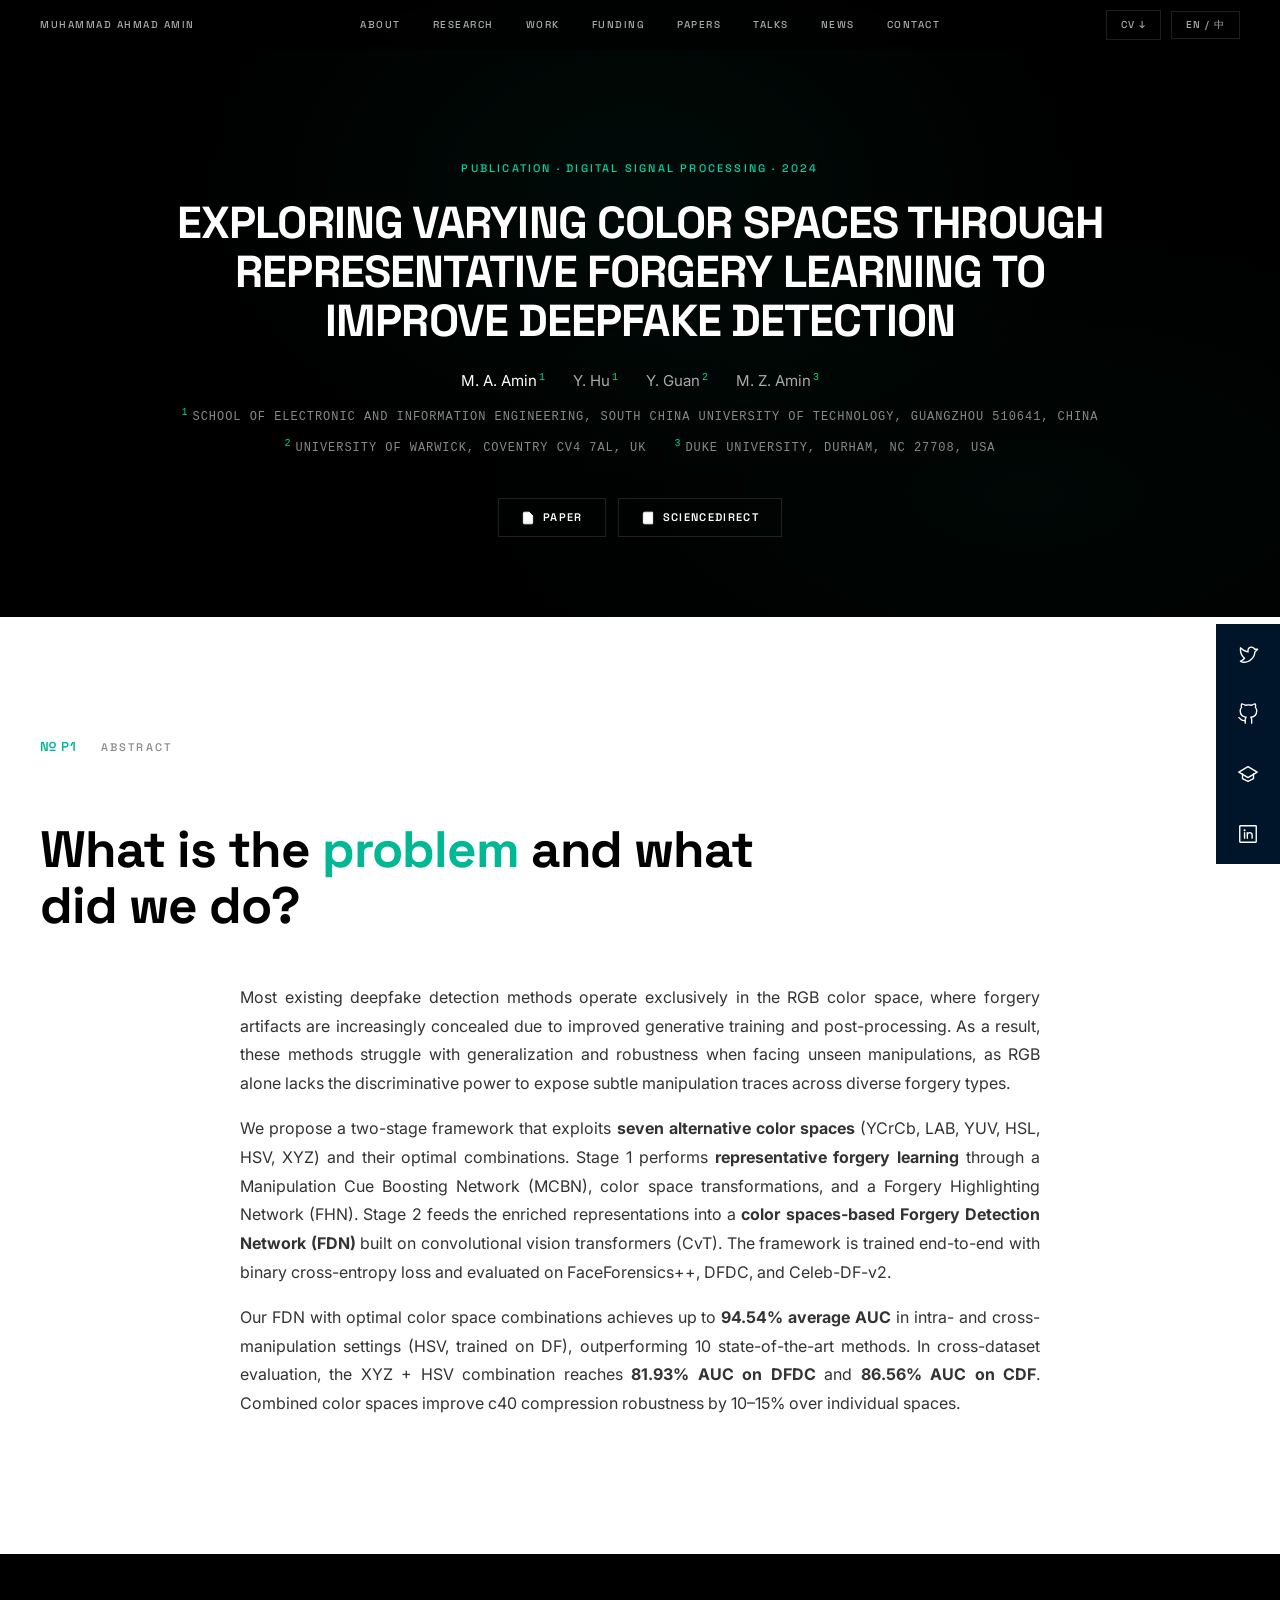
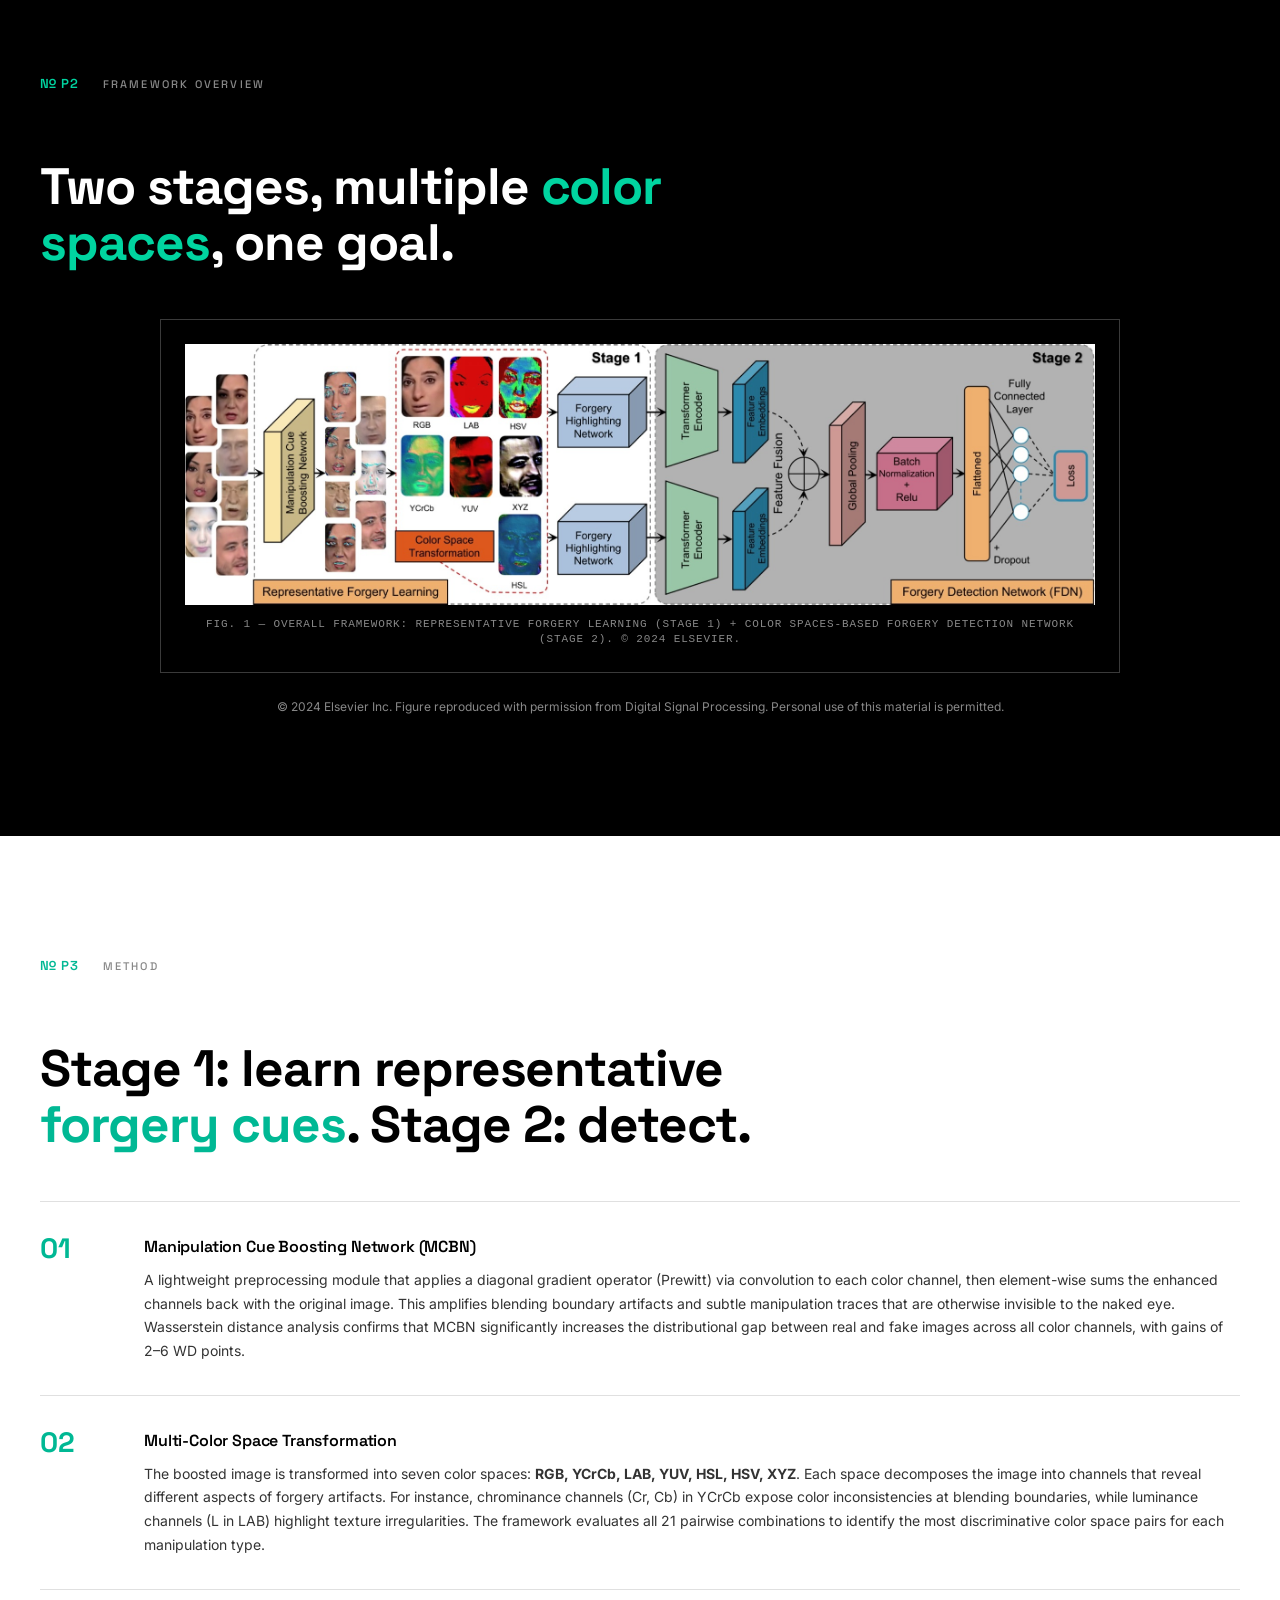
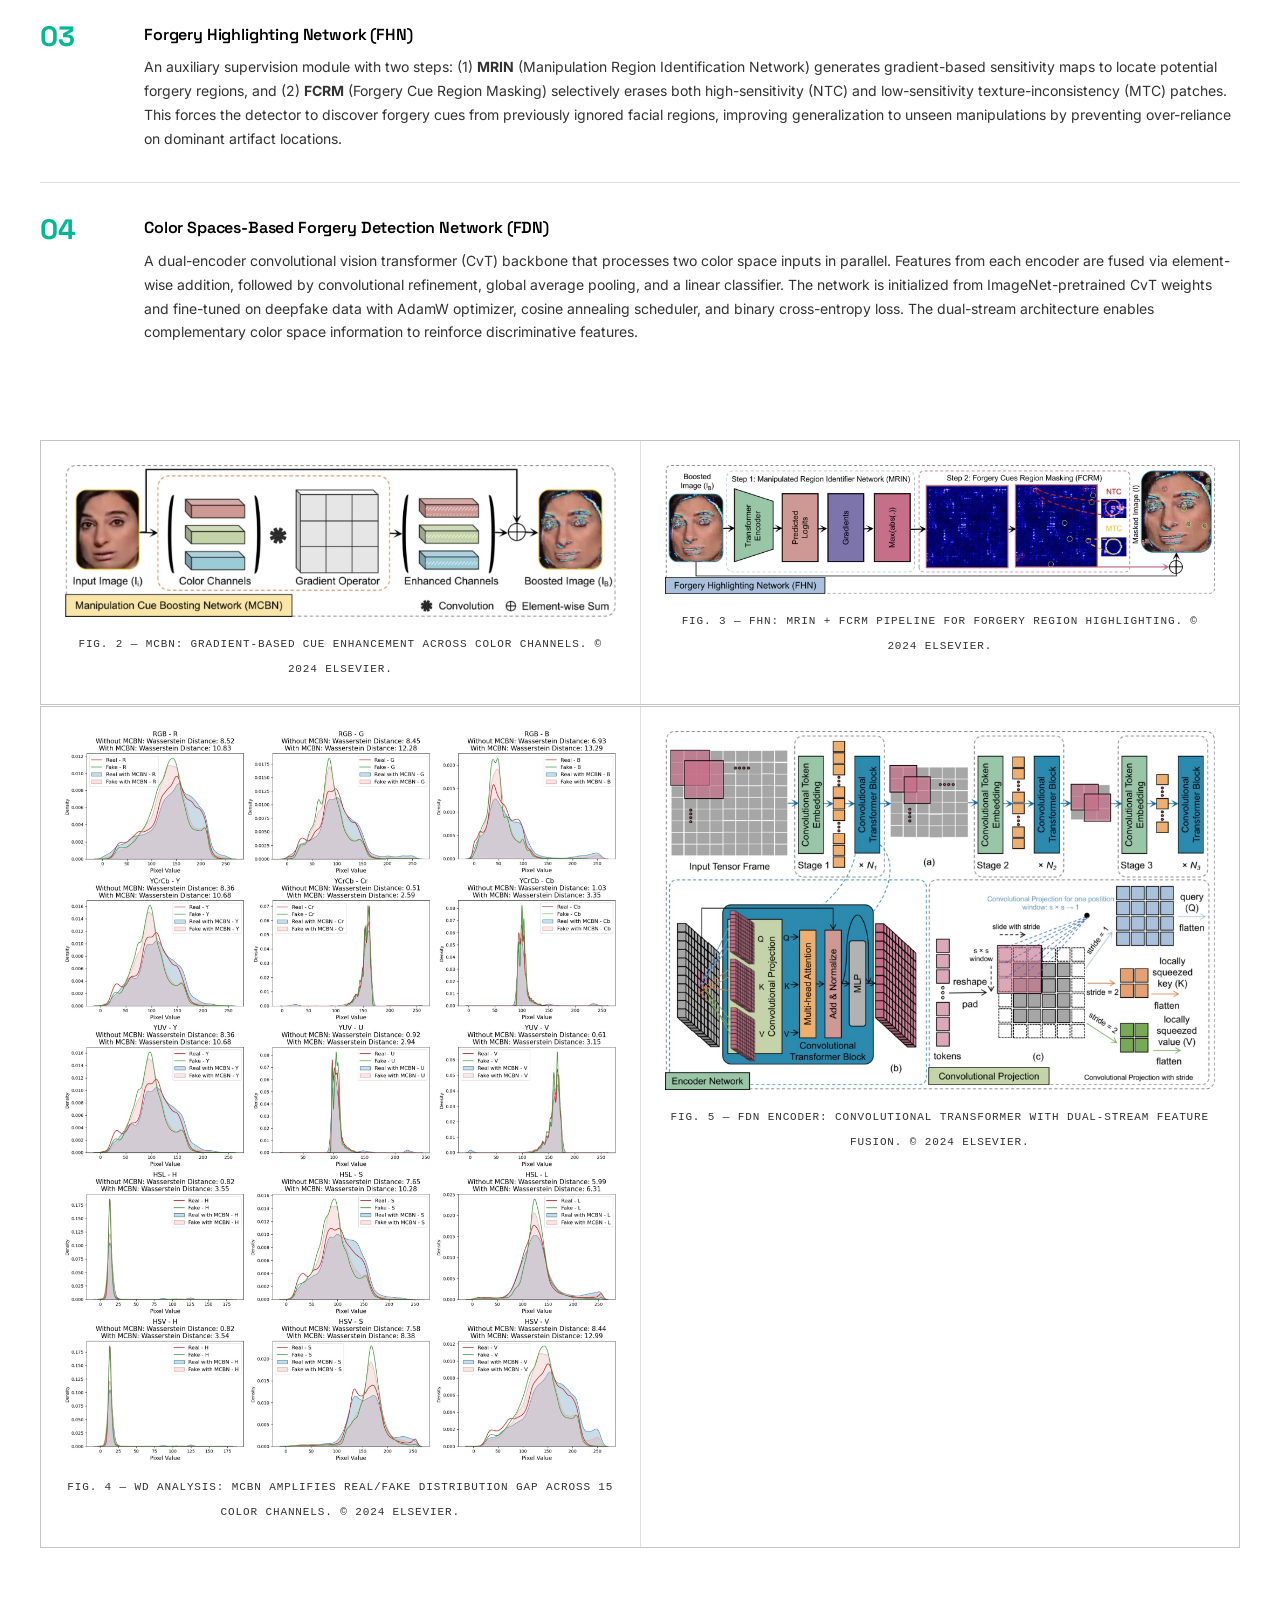
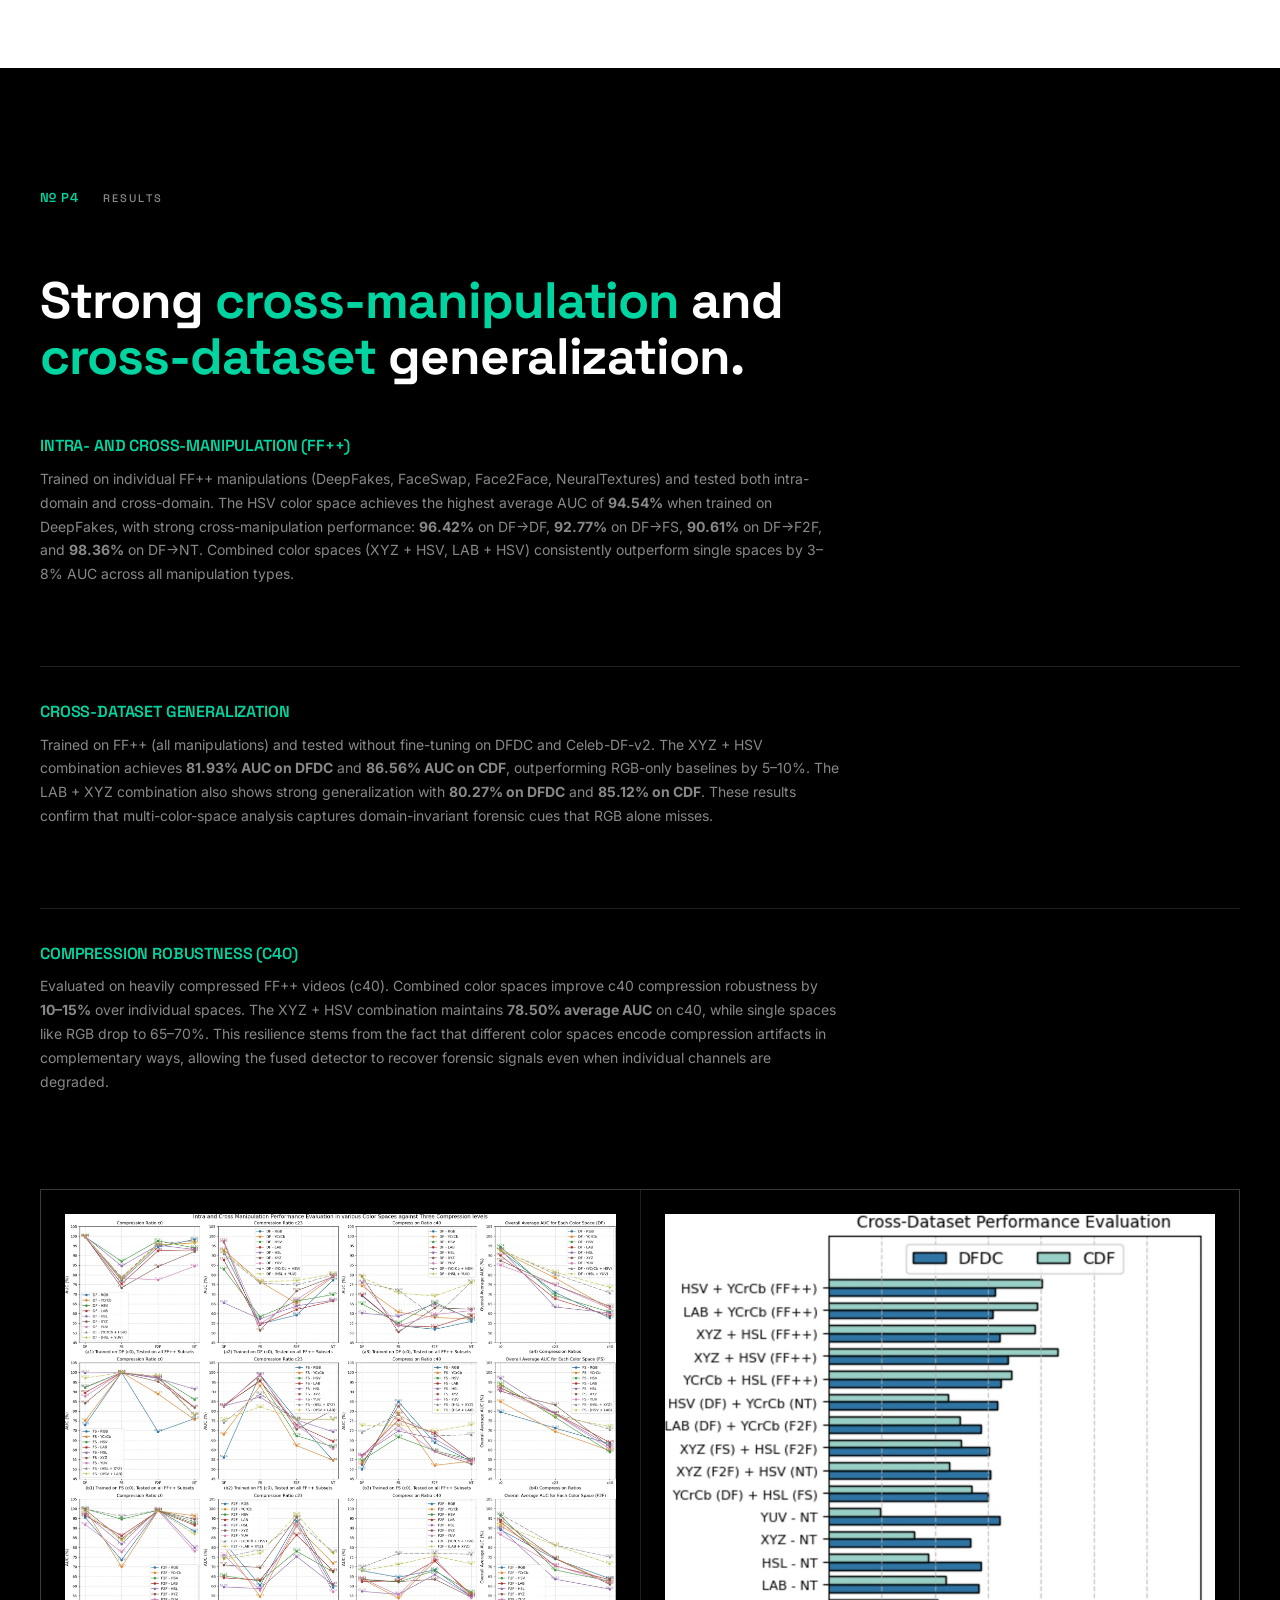
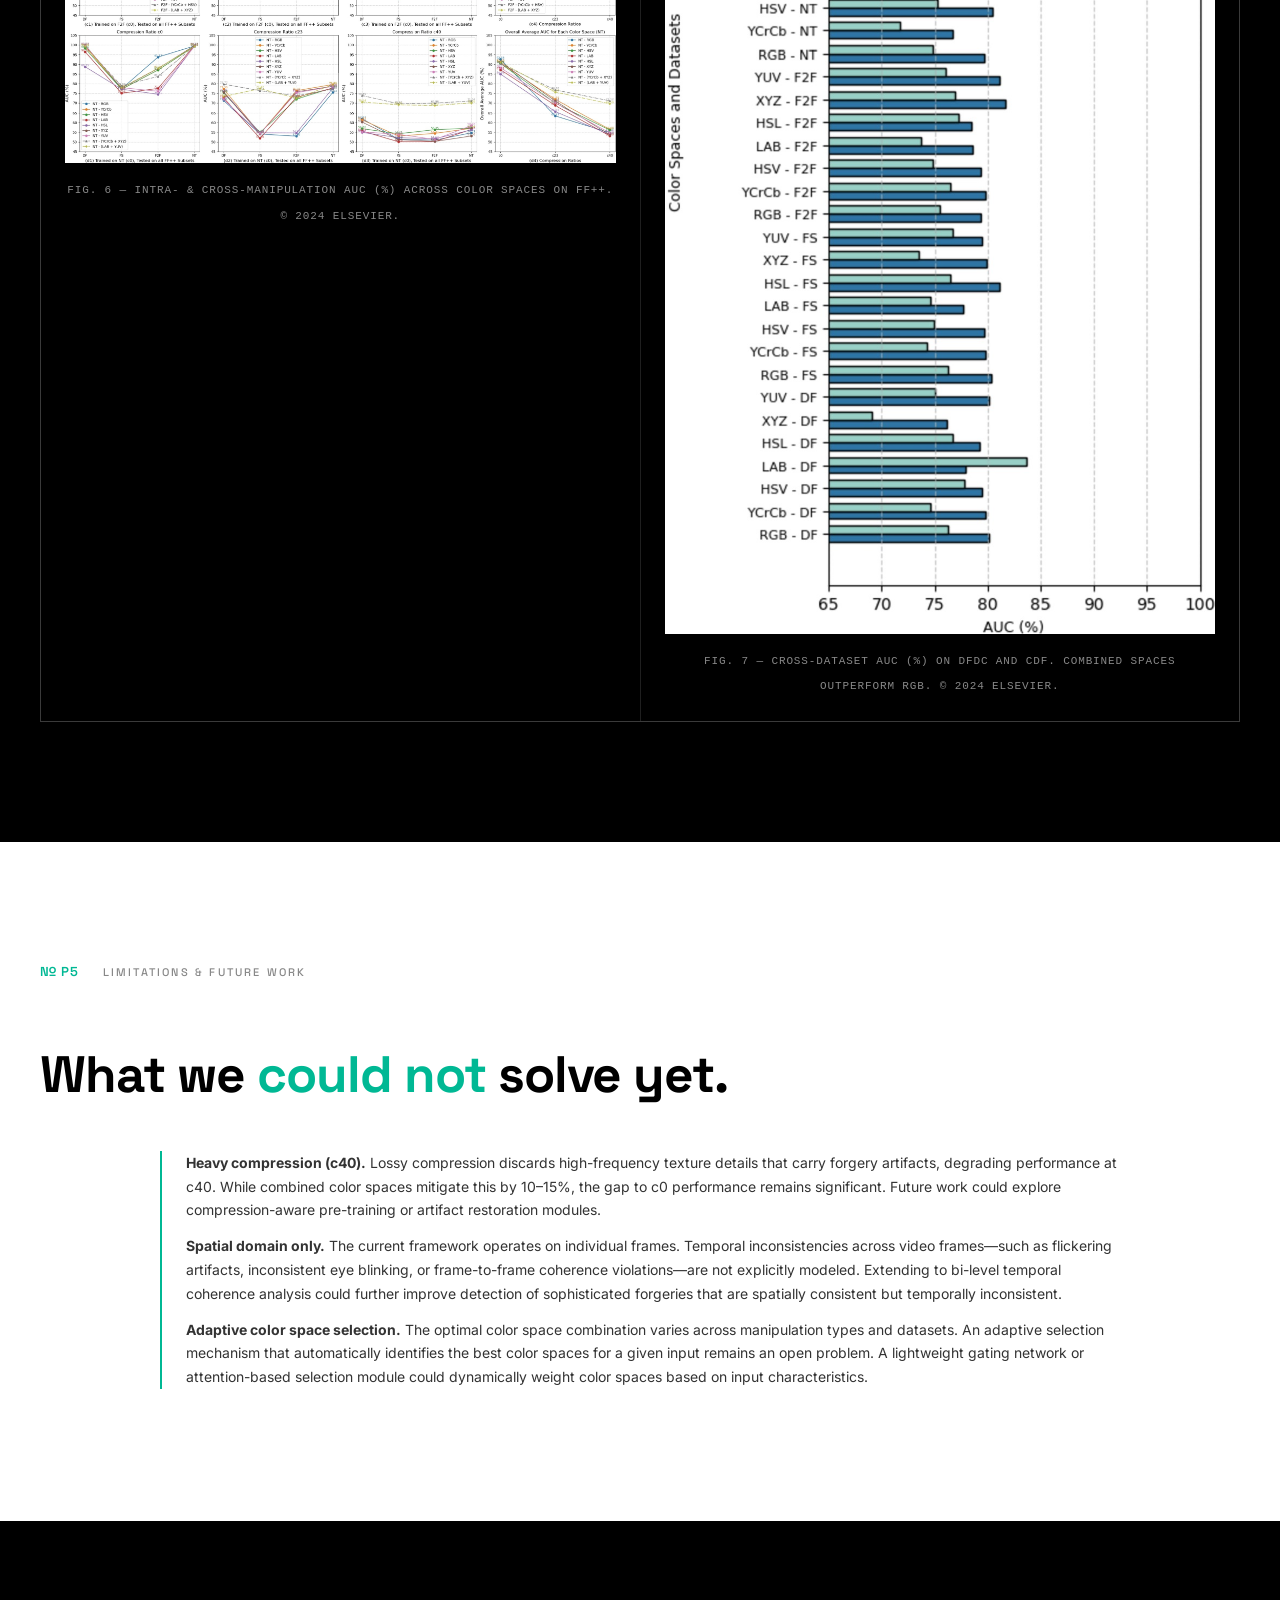
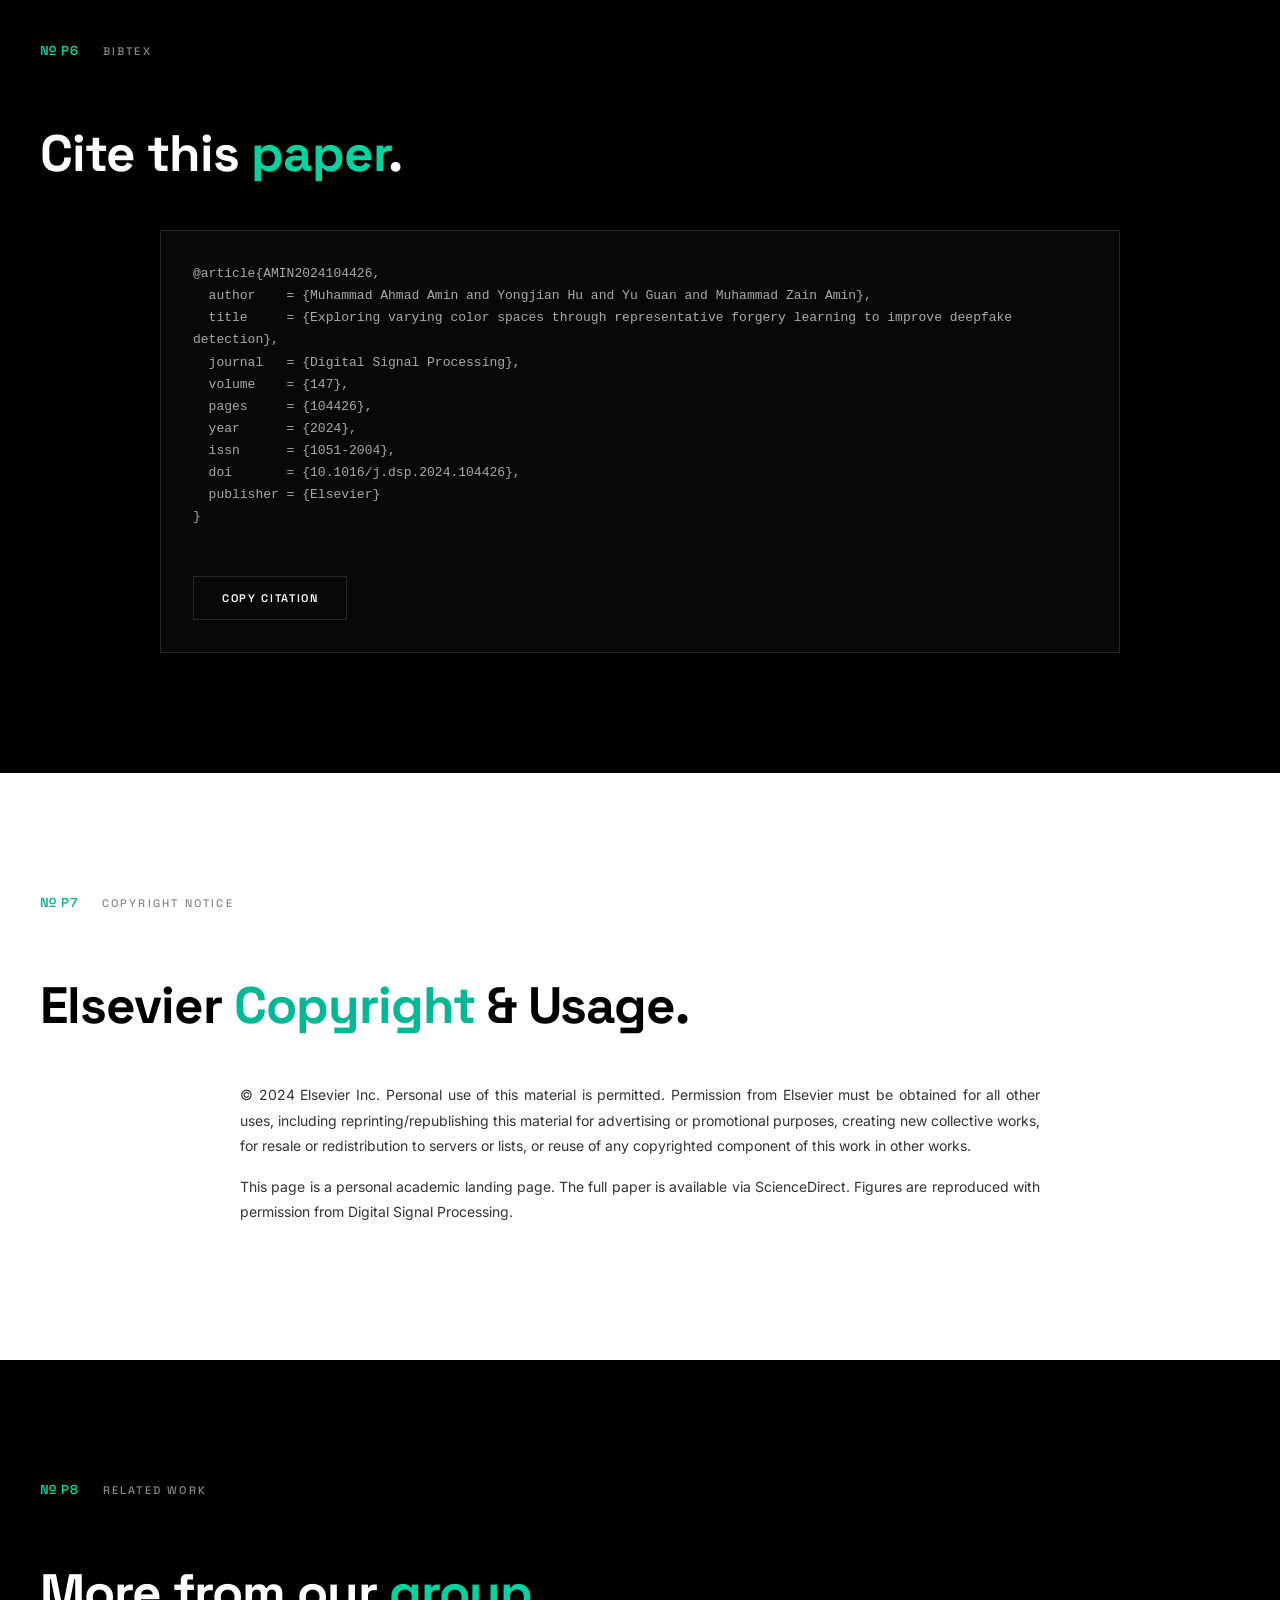
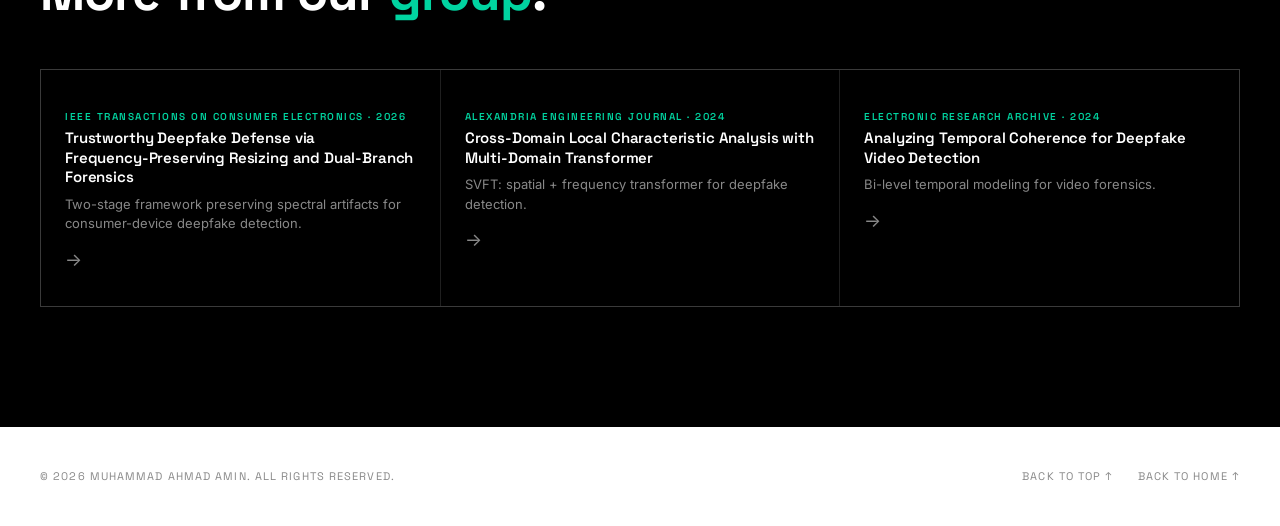
<file: assets/publications/dsp.html>
<!DOCTYPE html>
<html lang="en">
<head>
    <meta charset="utf-8" />
    <meta name="viewport" content="width=device-width, initial-scale=1" />
    <title>Color Spaces for Deepfake Detection — Muhammad Ahmad Amin</title>
    <meta name="description" content="Exploring Varying Color Spaces through Representative Forgery Learning to Improve Deepfake Detection. Digital Signal Processing, 2024." />

    <!-- Custom SVG Favicon (Baked in) -->
    <link rel="icon" href="data:image/svg+xml,%3Csvg xmlns='http://www.w3.org/2000/svg' viewBox='0 0 512 512'%3E%3Crect width='512' height='512' rx='90' fill='%2300b894'/%3E%3Cpath d='M116 103 H216 L136 219' fill='none' stroke='%23000' stroke-width='20' stroke-linecap='round' stroke-linejoin='round'/%3E%3Cpath d='M296 103 V219 M296 103 L346 149 L396 103 M396 103 V219' fill='none' stroke='%23000' stroke-width='20' stroke-linecap='round' stroke-linejoin='round'/%3E%3Cpath d='M116 409 L166 299 L216 409' fill='none' stroke='%23000' stroke-width='20' stroke-linecap='round' stroke-linejoin='round'/%3E%3Cpath d='M296 409 L346 299 L396 409' fill='none' stroke='%23000' stroke-width='20' stroke-linecap='round' stroke-linejoin='round'/%3E%3C/svg%3E" type="image/svg+xml" />

    <link rel="preconnect" href="https://fonts.googleapis.com">
    <link rel="preconnect" href="https://fonts.gstatic.com" crossorigin>
    <link href="https://fonts.googleapis.com/css2?family=Space+Grotesk:wght@300;400;500;600;700&family=Inter:wght@300;400;500;600;700&display=swap" rel="stylesheet">
    <link rel="stylesheet" href="../css/style.css" />
    <link rel="stylesheet" href="../css/subpages.css" />
</head>
<body>

    <!-- Side Dock — Social Links -->
    <aside class="side-dock" id="sideDock" aria-label="Social links">
        <div class="dock-links">
            <a href="https://twitter.com/7AhmadAmin" target="_blank" rel="noreferrer" aria-label="X / Twitter">
                <svg xmlns="http://www.w3.org/2000/svg" viewBox="0 0 256 256" width="32" height="32" fill="currentColor"><path d="M247.39,68.94A8,8,0,0,0,240,64H209.57A48.66,48.66,0,0,0,168.1,40a46.91,46.91,0,0,0-33.75,13.7A47.9,47.9,0,0,0,120,88v6.09C79.74,83.47,46.81,50.72,46.46,50.37a8,8,0,0,0-13.65,4.92c-4.31,47.79,9.57,79.77,22,98.18a110.93,110.93,0,0,0,21.88,24.2c-15.23,17.53-39.21,26.74-39.47,26.84a8,8,0,0,0-3.85,11.93c.75,1.12,3.75,5.05,11.08,8.72C53.51,229.7,65.48,232,80,232c70.67,0,129.72-54.42,135.75-124.44l29.91-29.9A8,8,0,0,0,247.39,68.94Zm-45,29.41a8,8,0,0,0-2.32,5.14C196,166.58,143.28,216,80,216c-10.56,0-18-1.4-23.22-3.08,11.51-6.25,27.56-17,37.88-32.48A8,8,0,0,0,92,169.08c-.47-.27-43.91-26.34-44-96,16,13,45.25,33.17,78.67,38.79A8,8,0,0,0,136,104V88a32,32,0,0,1,9.6-22.92A30.94,30.94,0,0,1,167.9,56c12.66.16,24.49,7.88,29.44,19.21A8,8,0,0,0,204.67,80h16Z"></path></svg>
            </a>
            <a href="https://github.com/7AhmadAmin" target="_blank" rel="noreferrer" aria-label="GitHub">
                <svg viewBox="0 0 24 24" fill="none" stroke="currentColor" stroke-width="1.5" stroke-linecap="round" stroke-linejoin="round">
                    <path d="M9 19c-5 1.5-5-2.5-7-3m14 6v-3.87a3.37 3.37 0 0 0-.94-2.61c3.14-.35 6.44-1.54 6.44-7A5.44 5.44 0 0 0 20 4.77 5.07 5.07 0 0 0 19.91 1S18.73.65 16 2.48a13.38 13.38 0 0 0-7 0C6.27.65 5.09 1 5.09 1A5.07 5.07 0 0 0 5 4.77a5.44 5.44 0 0 0-1.5 3.78c0 5.42 3.3 6.61 6.44 7A3.37 3.37 0 0 0 9 18.13V22"/>
                </svg>
            </a>
            <a href="https://scholar.google.com/citations?hl=en&user=57ouxVcAAAAJ" target="_blank" rel="noreferrer" aria-label="Google Scholar">
                <svg viewBox="0 0 24 24" fill="none" stroke="currentColor" stroke-width="1.5" stroke-linecap="round" stroke-linejoin="round">
                    <path d="M22 10l-10-6-10 6 10 6 10-6z"/>
                    <path d="M6 12v5l6 3 6-3v-5"/>
                </svg>
            </a>
            <a href="https://www.linkedin.com/in/7ahmadamin" target="_blank" rel="noreferrer" aria-label="LinkedIn">
                <svg xmlns="http://www.w3.org/2000/svg" viewBox="0 0 256 256" width="32" height="32" fill="currentColor"><path d="M216,24H40A16,16,0,0,0,24,40V216a16,16,0,0,0,16,16H216a16,16,0,0,0,16-16V40A16,16,0,0,0,216,24Zm0,192H40V40H216V216ZM96,112v64a8,8,0,0,1-16,0V112a8,8,0,0,1,16,0Zm88,28v36a8,8,0,0,1-16,0V140a20,20,0,0,0-40,0v36a8,8,0,0,1-16,0V112a8,8,0,0,1,15.79-1.78A36,36,0,0,1,184,140ZM100,84A12,12,0,1,1,88,72,12,12,0,0,1,100,84Z"></path></svg>
            </a>
        </div>
        <button class="dock-toggle" id="dockToggle" aria-label="Toggle social links" aria-expanded="false">
            <span class="toggle-label">Socials</span>
        </button>
    </aside>

    <!-- Navigation -->
    <nav class="nav" id="nav">
        <div class="nav-inner">
            <a href="../../index.html#top" class="nav-name" id="navName">
                <span class="nav-name-text">MUHAMMAD AHMAD AMIN</span>
            </a>
            <div class="nav-links">
                <a href="../../index.html#about"><span class="en">ABOUT</span><span class="zh">关于</span></a>
                <a href="../../index.html#research"><span class="en">RESEARCH</span><span class="zh">研究</span></a>
                <a href="../../index.html#experience"><span class="en">WORK</span><span class="zh">工作</span></a>
                <a href="../../index.html#projects"><span class="en">FUNDING</span><span class="zh">基金</span></a>
                <a href="../../index.html#publications"><span class="en">PAPERS</span><span class="zh">论文</span></a>
                <a href="../../index.html#talks"><span class="en">TALKS</span><span class="zh">报告</span></a>
                <a href="../../index.html#news"><span class="en">NEWS</span><span class="zh">动态</span></a>
                <a href="../../index.html#contact"><span class="en">CONTACT</span><span class="zh">联系</span></a>
            </div>
            <div class="nav-actions">
                <a href="../CV/resume.html" target="_blank" rel="noreferrer" class="cv-btn">
                    <span class="en">CV ↓</span>
                    <span class="zh">简历 ↓</span>
                </a>
                <button class="lang-btn lang-btn-desktop" aria-label="Toggle language">EN / 中</button>
                <button class="lang-btn lang-btn-mobile" aria-label="Toggle language">EN / 中</button>
            </div>
        </div>
    </nav>

    <!-- Hero -->
    <header class="subpage-hero" id="top">
        <div class="subpage-hero-bg"></div>
        <div class="subpage-hero-content">
            <p class="hero-label">
                <span class="en">PUBLICATION</span><span class="zh">论文</span> · Digital Signal Processing · 2024
            </p>
            <h1 class="hero-title">
                <span class="en">Exploring Varying Color Spaces through Representative Forgery Learning to Improve Deepfake Detection</span>
                <span class="zh">通过代表性伪造学习探索多色彩空间以提升深度伪造检测</span>
            </h1>

            <div class="author-grid">
                <span class="author-block"><a href="../../index.html#about">M. A. Amin</a><sup>1</sup></span>
                <span class="author-block">Y. Hu<sup>1</sup></span>
                <span class="author-block">Y. Guan<sup>2</sup></span>
                <span class="author-block">M. Z. Amin<sup>3</sup></span>
            </div>
            <div class="affiliation-list">
                <span><sup>1</sup><span class="en">School of Electronic and Information Engineering, South China University of Technology, Guangzhou 510641, China</span><span class="zh">华南理工大学电子与信息工程学院</span></span>
                <span><sup>2</sup><span class="en">University of Warwick, Coventry CV4 7AL, UK</span><span class="zh">华威大学</span></span>
                <span><sup>3</sup><span class="en">Duke University, Durham, NC 27708, USA</span><span class="zh">杜克大学</span></span>
            </div>

            <div class="link-buttons">
                <a href="https://doi.org/10.1016/j.dsp.2024.104426" class="link-btn" target="_blank" rel="noopener noreferrer">
                    <svg viewBox="0 0 24 24" fill="none" stroke="currentColor" stroke-width="1.5"><path d="M14 2H6a2 2 0 0 0-2 2v16a2 2 0 0 0 2 2h12a2 2 0 0 0 2-2V8z"/><polyline points="14 2 14 8 20 8"/><line x1="16" y1="13" x2="8" y2="13"/><line x1="16" y1="17" x2="8" y2="17"/><polyline points="10 9 9 9 8 9"/></svg>
                    <span class="en">Paper</span><span class="zh">Paper</span>
                </a>
                <a href="https://www.sciencedirect.com/science/article/pii/S1051200424000514" class="link-btn" target="_blank" rel="noopener noreferrer">
                    <svg viewBox="0 0 24 24" fill="none" stroke="currentColor" stroke-width="1.5"><path d="M4 19.5A2.5 2.5 0 0 1 6.5 17H20"/><path d="M6.5 2H20v20H6.5A2.5 2.5 0 0 1 4 19.5v-15A2.5 2.5 0 0 1 6.5 2z"/></svg>
                    <span class="en">ScienceDirect</span><span class="zh">ScienceDirect</span>
                </a>
            </div>
        </div>
    </header>

    <!-- Abstract -->
    <section class="section section-white" id="abstract">
        <div class="container">
            <div class="section-header">
                <span class="section-num">№ P1</span>
                <p class="eyebrow"><span class="en">ABSTRACT</span><span class="zh">摘要</span></p>
            </div>
            <h2 class="section-heading">
                <span class="en">What is the <em>problem</em> and what did we do?</span>
                <span class="zh">我们解决了什么<em>问题</em>？</span>
            </h2>
            <div class="abstract-block">
                <p>
                    <span class="en">Most existing deepfake detection methods operate exclusively in the RGB color space, where forgery artifacts are increasingly concealed due to improved generative training and post-processing. As a result, these methods struggle with generalization and robustness when facing unseen manipulations, as RGB alone lacks the discriminative power to expose subtle manipulation traces across diverse forgery types.</span>
                    <span class="zh">现有大多数深度伪造检测方法仅在RGB色彩空间中运行，由于生成训练和后处理的改进，伪造伪影在此空间中越来越容易被掩盖。因此，这些方法在面对未见过的篡改时，泛化能力和鲁棒性存在不足，因为RGB本身缺乏暴露跨多种伪造类型细微操纵痕迹的判别能力。</span>
                </p>
                <p>
                    <span class="en">We propose a two-stage framework that exploits <strong>seven alternative color spaces</strong> (YCrCb, LAB, YUV, HSL, HSV, XYZ) and their optimal combinations. Stage 1 performs <strong>representative forgery learning</strong> through a Manipulation Cue Boosting Network (MCBN), color space transformations, and a Forgery Highlighting Network (FHN). Stage 2 feeds the enriched representations into a <strong>color spaces-based Forgery Detection Network (FDN)</strong> built on convolutional vision transformers (CvT). The framework is trained end-to-end with binary cross-entropy loss and evaluated on FaceForensics++, DFDC, and Celeb-DF-v2.</span>
                    <span class="zh">我们提出了一个两阶段框架，利用<strong>七种替代色彩空间</strong>（YCrCb、LAB、YUV、HSL、HSV、XYZ）及其最优组合。第一阶段通过操纵线索增强网络（MCBN）、色彩空间变换和伪造高亮网络（FHN）进行<strong>代表性伪造学习</strong>。第二阶段将增强后的表示输入基于卷积视觉Transformer（CvT）的<strong>色彩空间伪造检测网络（FDN）</strong>。该框架使用二元交叉熵损失进行端到端训练，并在FaceForensics++、DFDC和Celeb-DF-v2上评估。</span>
                </p>
                <p>
                    <span class="en">Our FDN with optimal color space combinations achieves up to <strong>94.54% average AUC</strong> in intra- and cross-manipulation settings (HSV, trained on DF), outperforming 10 state-of-the-art methods. In cross-dataset evaluation, the XYZ + HSV combination reaches <strong>81.93% AUC on DFDC</strong> and <strong>86.56% AUC on CDF</strong>. Combined color spaces improve c40 compression robustness by 10–15% over individual spaces.</span>
                    <span class="zh">我们的FDN在最佳色彩空间组合下，在数据集内和跨操纵设置中达到<strong>94.54%的平均AUC</strong>（HSV，DF训练），超越10种最先进方法。在跨数据集评估中，XYZ + HSV组合在DFDC上达到<strong>81.93% AUC</strong>，在CDF上达到<strong>86.56% AUC</strong>。组合色彩空间将c40压缩鲁棒性比单空间提升10–15%。</span>
                </p>
            </div>
        </div>
    </section>

    <!-- Teaser -->
    <section class="section section-black" id="teaser">
        <div class="container">
            <div class="section-header">
                <span class="section-num">№ P2</span>
                <p class="eyebrow"><span class="en">FRAMEWORK OVERVIEW</span><span class="zh">框架概览</span></p>
            </div>
            <h2 class="section-heading">
                <span class="en">Two stages, multiple <em>color spaces</em>, one goal.</span>
                <span class="zh">两个阶段，多种<em>色彩空间</em>，一个目标。</span>
            </h2>
            <div class="figure-grid single">
                <div class="figure-item">
                    <img src="DSP/DSP.jpg" alt="Fig. 1 — Overall framework of the proposed color spaces-based deepfake detection approach" loading="lazy" />
                    <span class="figure-caption">
                        <span class="en">Fig. 1 — Overall framework: representative forgery learning (Stage 1) + color spaces-based Forgery Detection Network (Stage 2). © 2024 Elsevier.</span>
                        <span class="zh">图1 — 整体框架：代表性伪造学习（第一阶段）+ 基于色彩空间的伪造检测网络（第二阶段）。© 2024 Elsevier。</span>
                    </span>
                </div>
            </div>
            <p style="margin-top:24px; font-size:12px; color:var(--gray); text-align:center; line-height:1.6;">
                <span class="en">© 2024 Elsevier Inc. Figure reproduced with permission from Digital Signal Processing. Personal use of this material is permitted.</span>
                <span class="zh">© 2024 Elsevier Inc。经Digital Signal Processing许可转载。允许个人使用此材料。</span>
            </p>
        </div>
    </section>

    <!-- Method -->
    <section class="section section-white" id="method">
        <div class="container">
            <div class="section-header">
                <span class="section-num">№ P3</span>
                <p class="eyebrow"><span class="en">METHOD</span><span class="zh">方法</span></p>
            </div>
            <h2 class="section-heading">
                <span class="en">Stage 1: learn representative <em>forgery cues</em>. Stage 2: detect.</span>
                <span class="zh">第一阶段：学习代表性<em>伪造线索</em>。第二阶段：检测。</span>
            </h2>
            <div class="method-steps">
                <div class="method-step">
                    <span class="step-num">01</span>
                    <div class="step-content">
                        <h4><span class="en">Manipulation Cue Boosting Network (MCBN)</span><span class="zh">操纵线索增强网络（MCBN）</span></h4>
                        <p>
                            <span class="en">A lightweight preprocessing module that applies a diagonal gradient operator (Prewitt) via convolution to each color channel, then element-wise sums the enhanced channels back with the original image. This amplifies blending boundary artifacts and subtle manipulation traces that are otherwise invisible to the naked eye. Wasserstein distance analysis confirms that MCBN significantly increases the distributional gap between real and fake images across all color channels, with gains of 2–6 WD points.</span>
                            <span class="zh">一个轻量级预处理模块，通过卷积对每个色彩通道应用对角梯度算子（Prewitt），然后将增强通道与原始图像逐元素相加。这放大了融合边界伪影和肉眼不可见的细微操纵痕迹。Wasserstein距离分析证实MCBN在所有色彩通道上显著增大了真实与伪造图像间的分布差距，增益达2–6个WD点。</span>
                        </p>
                    </div>
                </div>
                <div class="method-step">
                    <span class="step-num">02</span>
                    <div class="step-content">
                        <h4><span class="en">Multi-Color Space Transformation</span><span class="zh">多色彩空间变换</span></h4>
                        <p>
                            <span class="en">The boosted image is transformed into seven color spaces: <strong>RGB, YCrCb, LAB, YUV, HSL, HSV, XYZ</strong>. Each space decomposes the image into channels that reveal different aspects of forgery artifacts. For instance, chrominance channels (Cr, Cb) in YCrCb expose color inconsistencies at blending boundaries, while luminance channels (L in LAB) highlight texture irregularities. The framework evaluates all 21 pairwise combinations to identify the most discriminative color space pairs for each manipulation type.</span>
                            <span class="zh">增强后的图像被变换为七种色彩空间：<strong>RGB、YCrCb、LAB、YUV、HSL、HSV、XYZ</strong>。每个空间将图像分解为揭示伪造伪影不同方面的通道。例如，YCrCb中的色度通道（Cr、Cb）暴露混合边界处的颜色不一致，而LAB中的亮度通道（L）突出纹理不规则性。该框架评估所有21对组合，以识别每种操纵类型最具判别力的色彩空间对。</span>
                        </p>
                    </div>
                </div>
                <div class="method-step">
                    <span class="step-num">03</span>
                    <div class="step-content">
                        <h4><span class="en">Forgery Highlighting Network (FHN)</span><span class="zh">伪造高亮网络（FHN）</span></h4>
                        <p>
                            <span class="en">An auxiliary supervision module with two steps: (1) <strong>MRIN</strong> (Manipulation Region Identification Network) generates gradient-based sensitivity maps to locate potential forgery regions, and (2) <strong>FCRM</strong> (Forgery Cue Region Masking) selectively erases both high-sensitivity (NTC) and low-sensitivity texture-inconsistency (MTC) patches. This forces the detector to discover forgery cues from previously ignored facial regions, improving generalization to unseen manipulations by preventing over-reliance on dominant artifact locations.</span>
                            <span class="zh">一个辅助监督模块，分两步进行：（1）<strong>MRIN</strong>（操纵区域识别网络）生成基于梯度的敏感度图以定位潜在伪造区域，（2）<strong>FCRM</strong>（伪造线索区域掩码）选择性擦除高敏感度（NTC）和低敏感度纹理不一致（MTC）区域。这迫使检测器从先前被忽略的面部区域发现伪造线索，通过防止对主导伪影位置的过度依赖，提升对未知操纵的泛化能力。</span>
                        </p>
                    </div>
                </div>
                <div class="method-step">
                    <span class="step-num">04</span>
                    <div class="step-content">
                        <h4><span class="en">Color Spaces-Based Forgery Detection Network (FDN)</span><span class="zh">基于色彩空间的伪造检测网络（FDN）</span></h4>
                        <p>
                            <span class="en">A dual-encoder convolutional vision transformer (CvT) backbone that processes two color space inputs in parallel. Features from each encoder are fused via element-wise addition, followed by convolutional refinement, global average pooling, and a linear classifier. The network is initialized from ImageNet-pretrained CvT weights and fine-tuned on deepfake data with AdamW optimizer, cosine annealing scheduler, and binary cross-entropy loss. The dual-stream architecture enables complementary color space information to reinforce discriminative features.</span>
                            <span class="zh">一个双编码器卷积视觉Transformer（CvT）骨干网络，并行处理两个色彩空间输入。来自每个编码器的特征通过逐元素加法融合，经卷积精炼、全局平均池化和线性分类器。网络从ImageNet预训练CvT权重初始化，使用AdamW优化器、余弦退火调度器和二元交叉熵损失在深度伪造数据上微调。双流架构使互补色彩空间信息能够增强判别特征。</span>
                        </p>
                    </div>
                </div>
            </div>

            <!-- Method figures -->
            <div class="figure-grid" style="margin-top:64px;">
                <div class="figure-item">
                    <img src="DSP/DSP1.jpg" alt="Fig. 2 — MCBN pipeline" loading="lazy" />
                    <span class="figure-caption">
                        <span class="en">Fig. 2 — MCBN: gradient-based cue enhancement across color channels. © 2024 Elsevier.</span>
                        <span class="zh">图2 — MCBN：跨色彩通道的基于梯度的线索增强。© 2024 Elsevier。</span>
                    </span>
                </div>
                <div class="figure-item">
                    <img src="DSP/DSP5.jpg" alt="Fig. 3 — FHN with MRIN and FCRM" loading="lazy" />
                    <span class="figure-caption">
                        <span class="en">Fig. 3 — FHN: MRIN + FCRM pipeline for forgery region highlighting. © 2024 Elsevier.</span>
                        <span class="zh">图3 — FHN：用于伪造区域高亮的MRIN + FCRM流程。© 2024 Elsevier。</span>
                    </span>
                </div>
            </div>
            <div class="figure-grid" style="margin-top:1px;">
                <div class="figure-item">
                    <img src="DSP/DSP4.jpg" alt="Fig. 4 — Wasserstein distance analysis" loading="lazy" />
                    <span class="figure-caption">
                        <span class="en">Fig. 4 — WD analysis: MCBN amplifies real/fake distribution gap across 15 color channels. © 2024 Elsevier.</span>
                        <span class="zh">图4 — WD分析：MCBN在15个色彩通道上放大真实/伪造分布差距。© 2024 Elsevier。</span>
                    </span>
                </div>
                <div class="figure-item">
                    <img src="DSP/DSP7.jpg" alt="Fig. 5 — FDN encoder architecture" loading="lazy" />
                    <span class="figure-caption">
                        <span class="en">Fig. 5 — FDN encoder: convolutional transformer with dual-stream feature fusion. © 2024 Elsevier.</span>
                        <span class="zh">图5 — FDN编码器：具有双流特征融合的卷积Transformer。© 2024 Elsevier。</span>
                    </span>
                </div>
            </div>
        </div>
    </section>

    <!-- Results -->
    <section class="section section-black" id="results">
        <div class="container">
            <div class="section-header">
                <span class="section-num">№ P4</span>
                <p class="eyebrow"><span class="en">RESULTS</span><span class="zh">结果</span></p>
            </div>
            <h2 class="section-heading">
                <span class="en">Strong <em>cross-manipulation</em> and <em>cross-dataset</em> generalization.</span>
                <span class="zh">强大的<em>跨操纵</em>和<em>跨数据集</em>泛化能力。</span>
            </h2>

            <div class="statement-strip" style="margin-top:0; border-top:none; padding-top:0;">
                <h3><span class="en">Intra- and Cross-Manipulation (FF++)</span><span class="zh">数据集内与跨操纵评估（FF++）</span></h3>
                <p>
                    <span class="en">Trained on individual FF++ manipulations (DeepFakes, FaceSwap, Face2Face, NeuralTextures) and tested both intra-domain and cross-domain. The HSV color space achieves the highest average AUC of <strong>94.54%</strong> when trained on DeepFakes, with strong cross-manipulation performance: <strong>96.42%</strong> on DF→DF, <strong>92.77%</strong> on DF→FS, <strong>90.61%</strong> on DF→F2F, and <strong>98.36%</strong> on DF→NT. Combined color spaces (XYZ + HSV, LAB + HSV) consistently outperform single spaces by 3–8% AUC across all manipulation types.</span>
                    <span class="zh">在FF++的单个操纵（DeepFakes、FaceSwap、Face2Face、NeuralTextures）上训练，并在数据集内和跨域上测试。HSV色彩空间在DeepFakes训练时达到最高平均AUC <strong>94.54%</strong>，具有强大的跨操纵性能：DF→DF为<strong>96.42%</strong>，DF→FS为<strong>92.77%</strong>，DF→F2F为<strong>90.61%</strong>，DF→NT为<strong>98.36%</strong>。组合色彩空间（XYZ + HSV、LAB + HSV）在所有操纵类型上持续超越单空间3–8% AUC。</span>
                </p>
            </div>

            <div class="statement-strip" style="margin-top:48px;">
                <h3><span class="en">Cross-Dataset Generalization</span><span class="zh">跨数据集泛化</span></h3>
                <p>
                    <span class="en">Trained on FF++ (all manipulations) and tested without fine-tuning on DFDC and Celeb-DF-v2. The XYZ + HSV combination achieves <strong>81.93% AUC on DFDC</strong> and <strong>86.56% AUC on CDF</strong>, outperforming RGB-only baselines by 5–10%. The LAB + XYZ combination also shows strong generalization with <strong>80.27% on DFDC</strong> and <strong>85.12% on CDF</strong>. These results confirm that multi-color-space analysis captures domain-invariant forensic cues that RGB alone misses.</span>
                    <span class="zh">在FF++（所有操纵）上训练，在DFDC和Celeb-DF-v2上无微调测试。XYZ + HSV组合在DFDC上达到<strong>81.93% AUC</strong>，在CDF上达到<strong>86.56% AUC</strong>，超越仅RGB基线5–10%。LAB + XYZ组合也展示了强大的泛化能力，在DFDC上为<strong>80.27%</strong>，在CDF上为<strong>85.12%</strong>。这些结果证实多色彩空间分析捕获了RGB单独遗漏的域不变取证线索。</span>
                </p>
            </div>

            <div class="statement-strip" style="margin-top:48px;">
                <h3><span class="en">Compression Robustness (c40)</span><span class="zh">压缩鲁棒性（c40）</span></h3>
                <p>
                    <span class="en">Evaluated on heavily compressed FF++ videos (c40). Combined color spaces improve c40 compression robustness by <strong>10–15%</strong> over individual spaces. The XYZ + HSV combination maintains <strong>78.50% average AUC</strong> on c40, while single spaces like RGB drop to 65–70%. This resilience stems from the fact that different color spaces encode compression artifacts in complementary ways, allowing the fused detector to recover forensic signals even when individual channels are degraded.</span>
                    <span class="zh">在重度压缩的FF++视频（c40）上评估。组合色彩空间将c40压缩鲁棒性比单空间提升<strong>10–15%</strong>。XYZ + HSV组合在c40上保持<strong>78.50%平均AUC</strong>，而RGB等单空间降至65–70%。这种韧性源于不同色彩空间以互补方式编码压缩伪影，使融合检测器即使在单个通道退化时也能恢复取证信号。</span>
                </p>
            </div>

            <div class="figure-grid" style="margin-top:64px;">
                <div class="figure-item">
                    <img src="DSP/DSP8.jpg" alt="Fig. 6 — Intra- and cross-manipulation evaluation" loading="lazy" />
                    <span class="figure-caption">
                        <span class="en">Fig. 6 — Intra- & cross-manipulation AUC (%) across color spaces on FF++. © 2024 Elsevier.</span>
                        <span class="zh">图6 — FF++上跨色彩空间的数据集内与跨操纵AUC（%）。© 2024 Elsevier。</span>
                    </span>
                </div>
                <div class="figure-item">
                    <img src="DSP/DSP9.jpg" alt="Fig. 7 — Cross-dataset evaluation" loading="lazy" />
                    <span class="figure-caption">
                        <span class="en">Fig. 7 — Cross-dataset AUC (%) on DFDC and CDF. Combined spaces outperform RGB. © 2024 Elsevier.</span>
                        <span class="zh">图7 — DFDC和CDF上的跨数据集AUC（%）。组合空间超越RGB。© 2024 Elsevier。</span>
                    </span>
                </div>
            </div>
        </div>
    </section>

    <!-- Limitations -->
    <section class="section section-white" id="limitations">
        <div class="container">
            <div class="section-header">
                <span class="section-num">№ P5</span>
                <p class="eyebrow"><span class="en">LIMITATIONS & FUTURE WORK</span><span class="zh">局限性与未来工作</span></p>
            </div>
            <h2 class="section-heading">
                <span class="en">What we <em>could not</em> solve yet.</span>
                <span class="zh">我们<em>尚未</em>解决的问题。</span>
            </h2>
            <div class="limitations-box">
                <p>
                    <span class="en"><strong>Heavy compression (c40).</strong> Lossy compression discards high-frequency texture details that carry forgery artifacts, degrading performance at c40. While combined color spaces mitigate this by 10–15%, the gap to c0 performance remains significant. Future work could explore compression-aware pre-training or artifact restoration modules.</span>
                    <span class="zh"><strong>重度压缩（c40）。</strong>有损压缩丢弃了携带伪造伪影的高频纹理细节，导致c40性能下降。虽然组合色彩空间缓解了10–15%，但与c0性能的差距仍然显著。未来工作可探索压缩感知预训练或伪影恢复模块。</span>
                </p>
                <p>
                    <span class="en"><strong>Spatial domain only.</strong> The current framework operates on individual frames. Temporal inconsistencies across video frames—such as flickering artifacts, inconsistent eye blinking, or frame-to-frame coherence violations—are not explicitly modeled. Extending to bi-level temporal coherence analysis could further improve detection of sophisticated forgeries that are spatially consistent but temporally inconsistent.</span>
                    <span class="zh"><strong>仅限空间域。</strong>当前框架在单帧上操作。视频帧间的时序不一致性——如闪烁伪影、不一致眨眼或帧间一致性违反——未被显式建模。扩展到双层时序一致性分析可进一步提升对空间一致但时间不一致的高级伪造的检测能力。</span>
                </p>
                <p>
                    <span class="en"><strong>Adaptive color space selection.</strong> The optimal color space combination varies across manipulation types and datasets. An adaptive selection mechanism that automatically identifies the best color spaces for a given input remains an open problem. A lightweight gating network or attention-based selection module could dynamically weight color spaces based on input characteristics.</span>
                    <span class="zh"><strong>自适应色彩空间选择。</strong>最佳色彩空间组合因操纵类型和数据集而异。能自动为给定输入识别最佳色彩空间的自适应选择机制仍是一个开放问题。轻量级门控网络或基于注意力的选择模块可根据输入特征动态加权色彩空间。</span>
                </p>
            </div>
        </div>
    </section>

    <!-- BibTeX -->
    <section class="section section-black" id="bibtex">
        <div class="container">
            <div class="section-header">
                <span class="section-num">№ P6</span>
                <p class="eyebrow"><span class="en">BIBTEX</span><span class="zh">引用</span></p>
            </div>
            <h2 class="section-heading">
                <span class="en">Cite this <em>paper</em>.</span>
                <span class="zh">引用此<em>论文</em>。</span>
            </h2>
            <div class="bibtex-block" id="bibtexBlock">
                <pre><code id="bibtexCode">@article{AMIN2024104426,
  author    = {Muhammad Ahmad Amin and Yongjian Hu and Yu Guan and Muhammad Zain Amin},
  title     = {Exploring varying color spaces through representative forgery learning to improve deepfake detection},
  journal   = {Digital Signal Processing},
  volume    = {147},
  pages     = {104426},
  year      = {2024},
  issn      = {1051-2004},
  doi       = {10.1016/j.dsp.2024.104426},
  publisher = {Elsevier}
}</code></pre>
                <button class="btn bibtex-copy" id="bibtexCopy" aria-label="Copy BibTeX citation">
                    <span class="en">COPY CITATION</span><span class="zh">复制引用</span>
                </button>
            </div>
        </div>
    </section>

    <!-- Copyright Notice -->
    <section class="section section-white" id="copyright">
        <div class="container">
            <div class="section-header">
                <span class="section-num">№ P7</span>
                <p class="eyebrow"><span class="en">COPYRIGHT NOTICE</span><span class="zh">版权声明</span></p>
            </div>
            <h2 class="section-heading">
                <span class="en">Elsevier <em>Copyright</em> & Usage.</span>
                <span class="zh">Elsevier <em>版权</em>与使用。</span>
            </h2>
            <div class="abstract-block">
                <p style="font-size:14px; color:var(--gray-dark);">
                    <span class="en">© 2024 Elsevier Inc. Personal use of this material is permitted. Permission from Elsevier must be obtained for all other uses, including reprinting/republishing this material for advertising or promotional purposes, creating new collective works, for resale or redistribution to servers or lists, or reuse of any copyrighted component of this work in other works.</span>
                    <span class="zh">© 2024 Elsevier Inc。允许个人使用此材料。所有其他用途必须获得Elsevier许可，包括重印/再版此材料用于广告或促销目的、创建新的集体作品、转售或重新分发到服务器或列表，或在其他作品中重用此作品的任何受版权保护的组件。</span>
                </p>
                <p style="font-size:14px; color:var(--gray-dark); margin-top:12px;">
                    <span class="en">This page is a personal academic landing page. The full paper is available via ScienceDirect. Figures are reproduced with permission from Digital Signal Processing.</span>
                    <span class="zh">本页面为个人学术着陆页。完整论文可通过ScienceDirect获取。图表经Digital Signal Processing许可转载。</span>
                </p>
            </div>
        </div>
    </section>

    <!-- Related -->
    <section class="section section-black" id="related">
        <div class="container">
            <div class="section-header">
                <span class="section-num">№ P8</span>
                <p class="eyebrow"><span class="en">RELATED WORK</span><span class="zh">相关工作</span></p>
            </div>
            <h2 class="section-heading">
                <span class="en">More from our <em>group</em>.</span>
                <span class="zh">来自我们<em>团队</em>的更多工作。</span>
            </h2>
            <div class="related-grid">
                <a href="ieee_tce.html" class="related-item">
                    <span class="related-venue">IEEE Transactions on Consumer Electronics · 2026</span>
                    <h4><span class="en">Trustworthy Deepfake Defense via Frequency‑Preserving Resizing and Dual‑Branch Forensics</span><span class="zh">基于频域保持缩放与双分支取证的可信深度伪造防御</span></h4>
                    <p><span class="en">Two-stage framework preserving spectral artifacts for consumer-device deepfake detection.</span><span class="zh">保留频谱伪影的两阶段消费级设备深度伪造检测框架。</span></p>
                    <span class="related-arrow">→</span>
                </a>
                <a href="aej.html" class="related-item">
                    <span class="related-venue">Alexandria Engineering Journal · 2024</span>
                    <h4><span class="en">Cross‑Domain Local Characteristic Analysis with Multi‑Domain Transformer</span><span class="zh">基于多域Transformer的跨域局部特征分析</span></h4>
                    <p><span class="en">SVFT: spatial + frequency transformer for deepfake detection.</span><span class="zh">SVFT：空间与频域Transformer融合的深度伪造检测。</span></p>
                    <span class="related-arrow">→</span>
                </a>
                <a href="era.html" class="related-item">
                    <span class="related-venue">Electronic Research Archive · 2024</span>
                    <h4><span class="en">Analyzing Temporal Coherence for Deepfake Video Detection</span><span class="zh">基于时序一致性的深度伪造视频检测</span></h4>
                    <p><span class="en">Bi-level temporal modeling for video forensics.</span><span class="zh">面向视频取证的双层时序建模。</span></p>
                    <span class="related-arrow">→</span>
                </a>
            </div>
        </div>
    </section>

    <!-- Footer -->
    <footer class="footer section-white">
        <div class="container">
            <p>
                <span class="en">© 2026 Muhammad Ahmad Amin. All rights reserved.</span>
                <span class="zh">© 2026 Muhammad Ahmad Amin. 保留所有权利。</span>
            </p>
            <div class="footer-links">
                <a href="#top" class="back-to-top">
                    <span class="en">BACK TO TOP ↑</span>
                    <span class="zh">回到顶部 ↑</span>
                </a>
                <a href="../../index.html#top" class="back-to-top">
                    <span class="en">BACK TO HOME ↑</span>
                    <span class="zh">返回首页 ↑</span>
                </a>
            </div>
        </div>
    </footer>

    <div class="toast" id="toast" role="status" aria-live="polite"></div>
    <script src="../js/main.js"></script>
    <script>
      // BibTeX copy handler (self-contained for template portability)
      (function() {
        const bibtexCopy = document.getElementById('bibtexCopy');
        const bibtexCode = document.getElementById('bibtexCode');
        const toast = document.getElementById('toast');
        if (!bibtexCopy || !bibtexCode) return;

        function showToast(msg) {
          toast.textContent = msg;
          toast.classList.add('show');
          setTimeout(() => { toast.classList.remove('show'); }, 2500);
        }

        bibtexCopy.addEventListener('click', () => {
          const text = bibtexCode.textContent;
          navigator.clipboard.writeText(text).then(() => {
            const isZh = document.body.classList.contains('lang-zh');
            showToast(isZh ? '已复制引用' : 'CITATION COPIED');
          }).catch(() => {
            const ta = document.createElement('textarea');
            ta.value = text;
            document.body.appendChild(ta);
            ta.select();
            document.execCommand('copy');
            document.body.removeChild(ta);
            const isZh = document.body.classList.contains('lang-zh');
            showToast(isZh ? '已复制引用' : 'CITATION COPIED');
          });
        });
      })();
    </script>
</body>
</html>
</file>
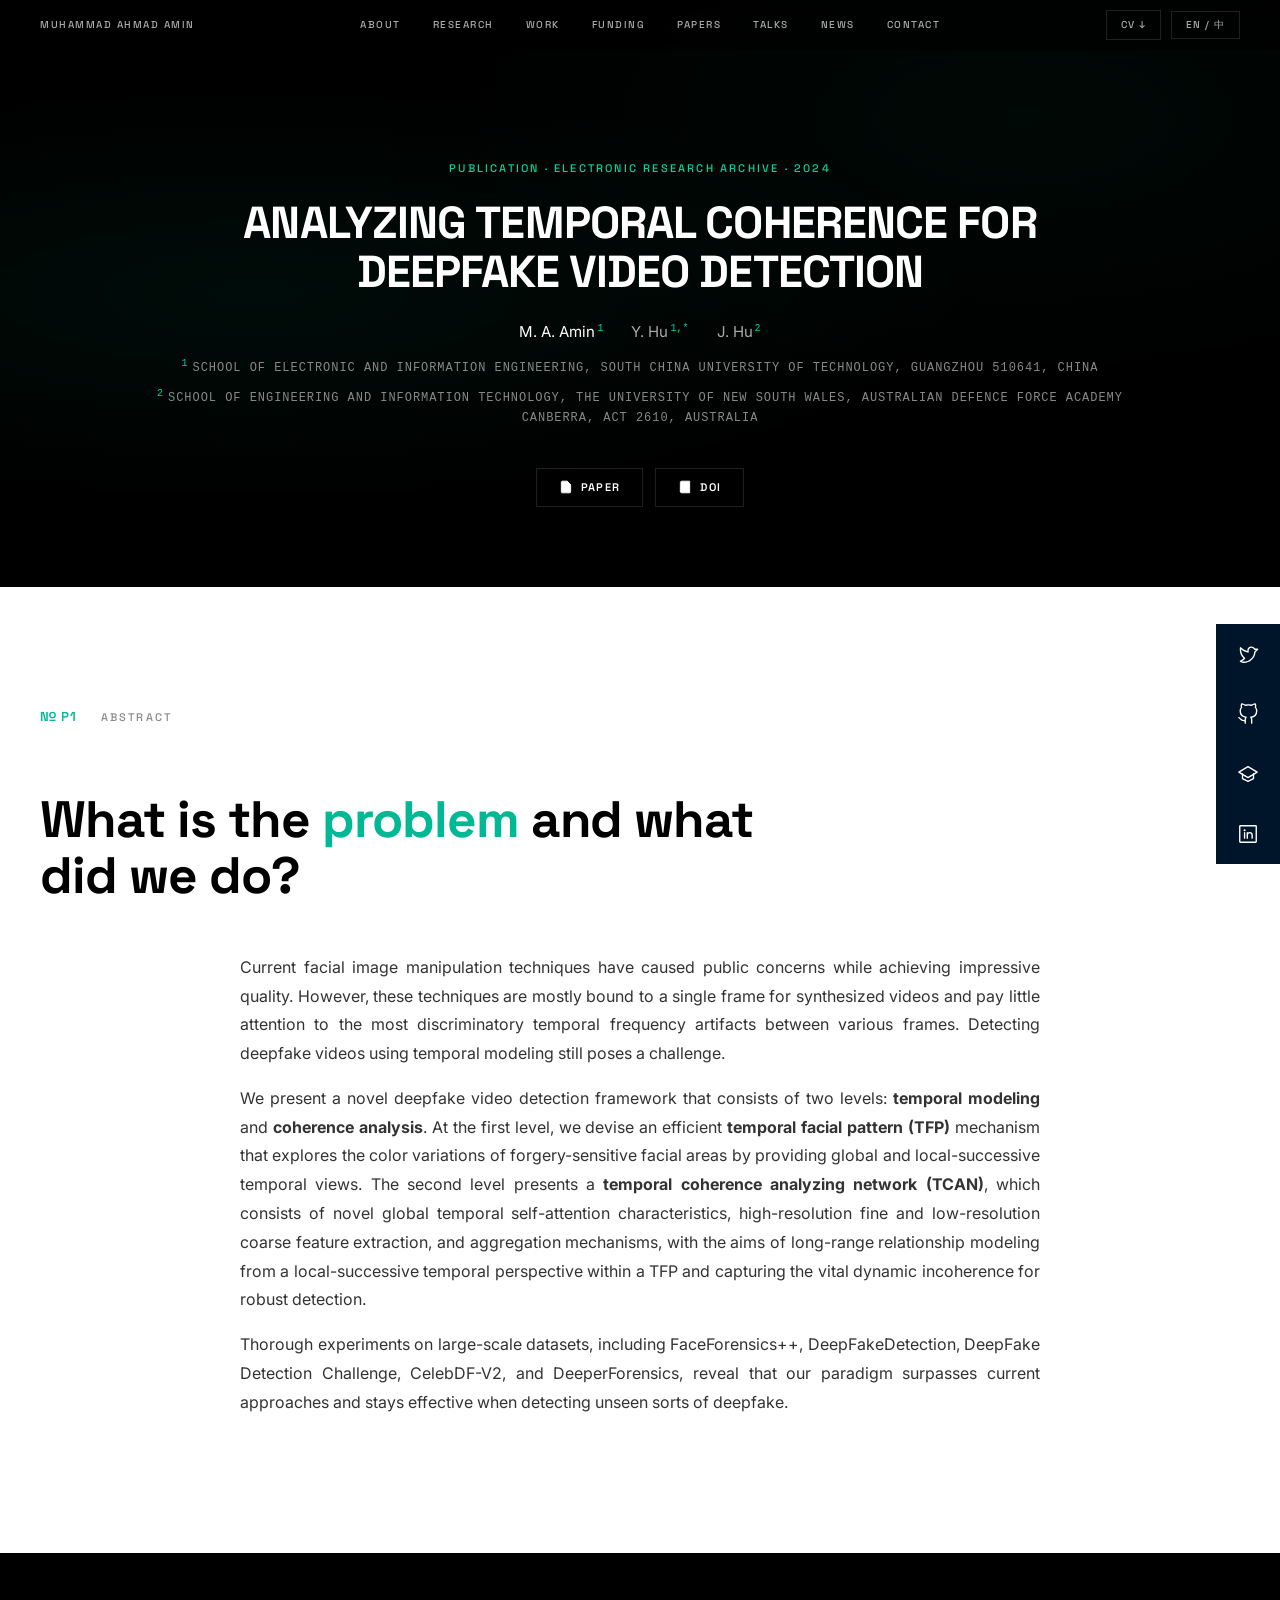
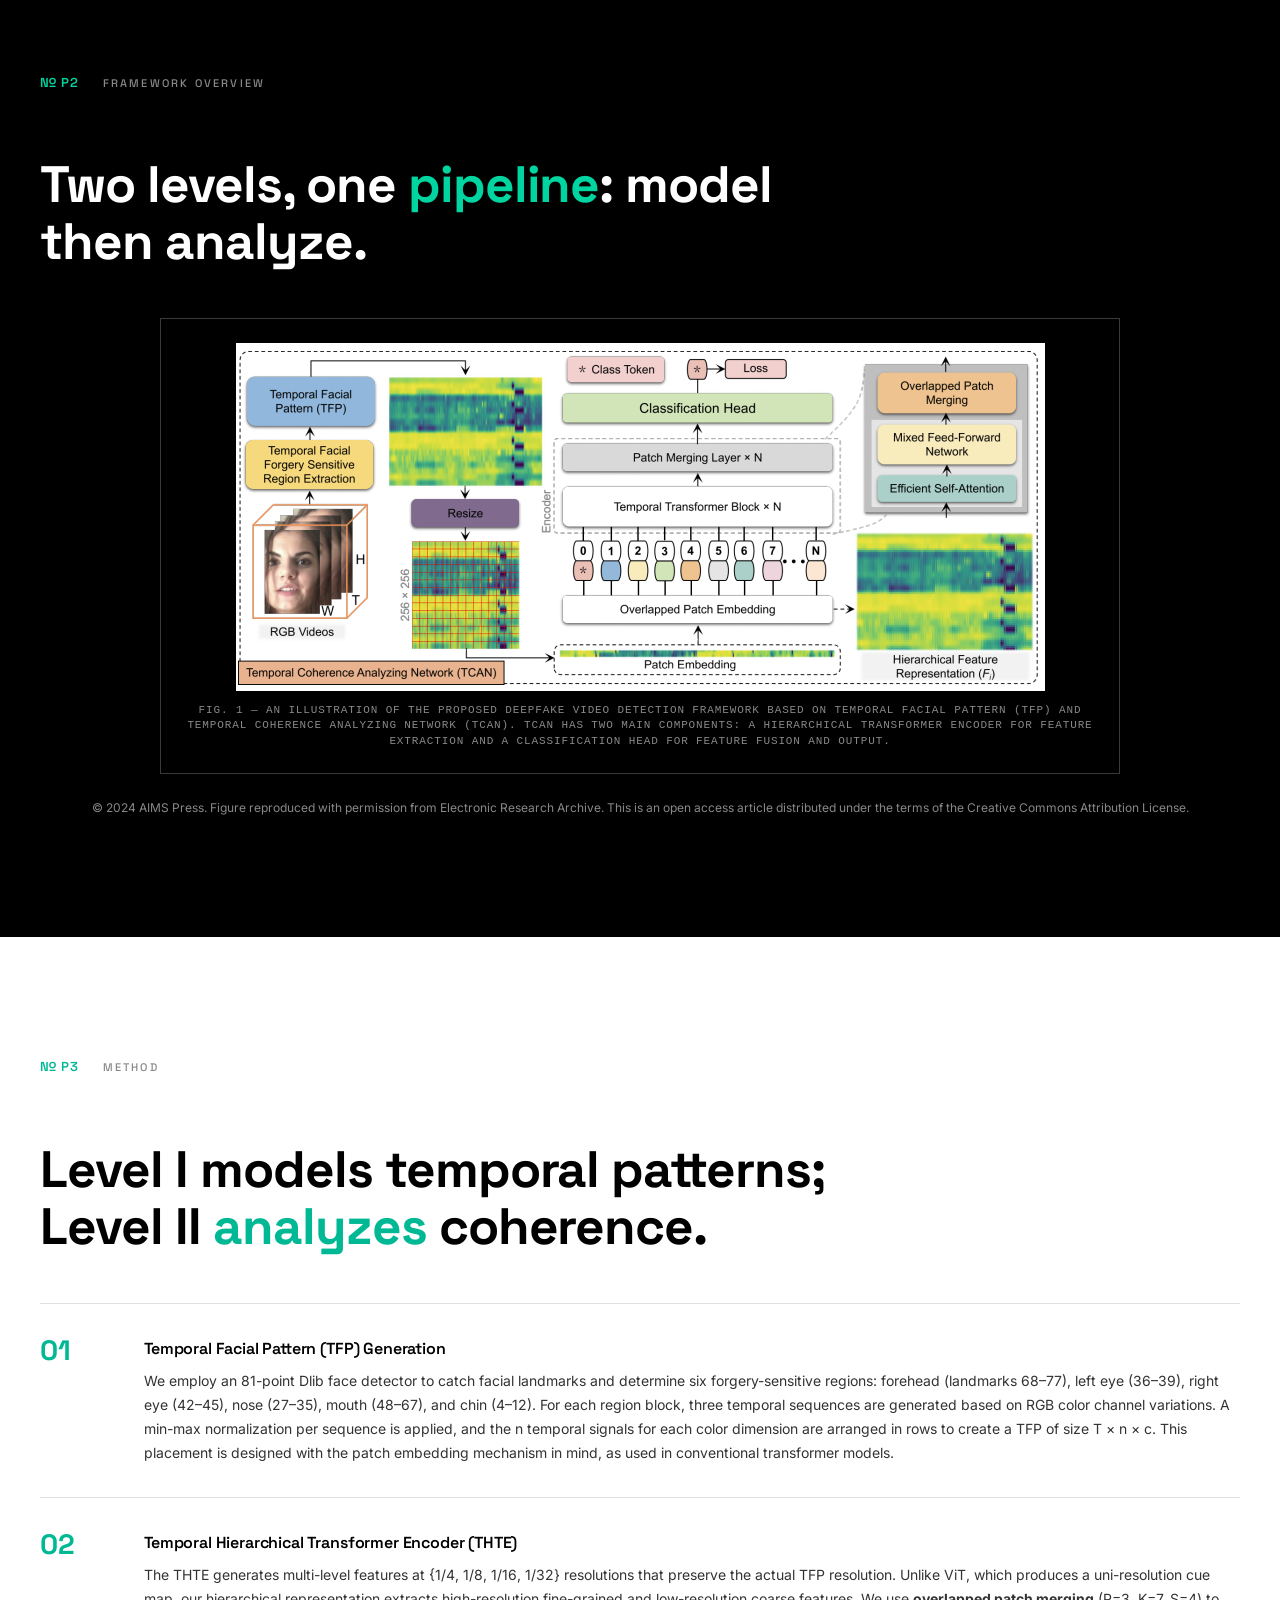
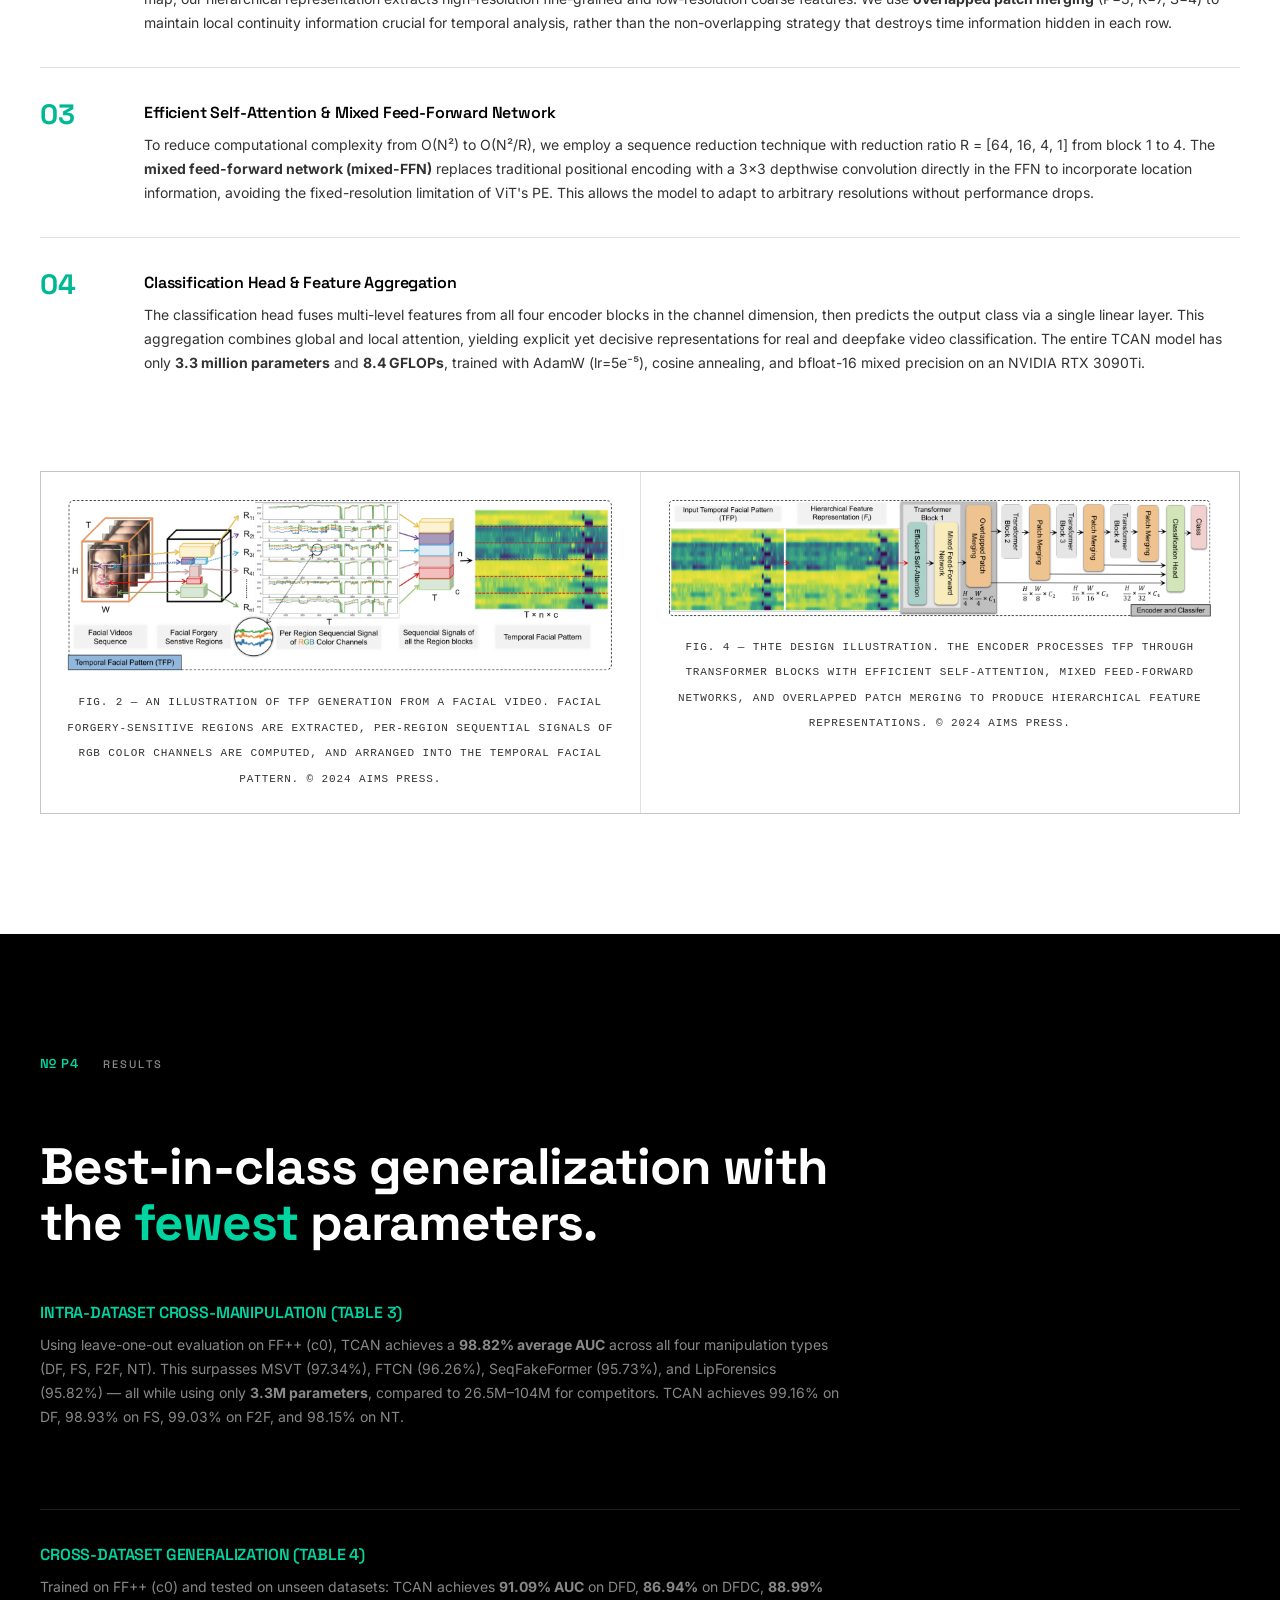
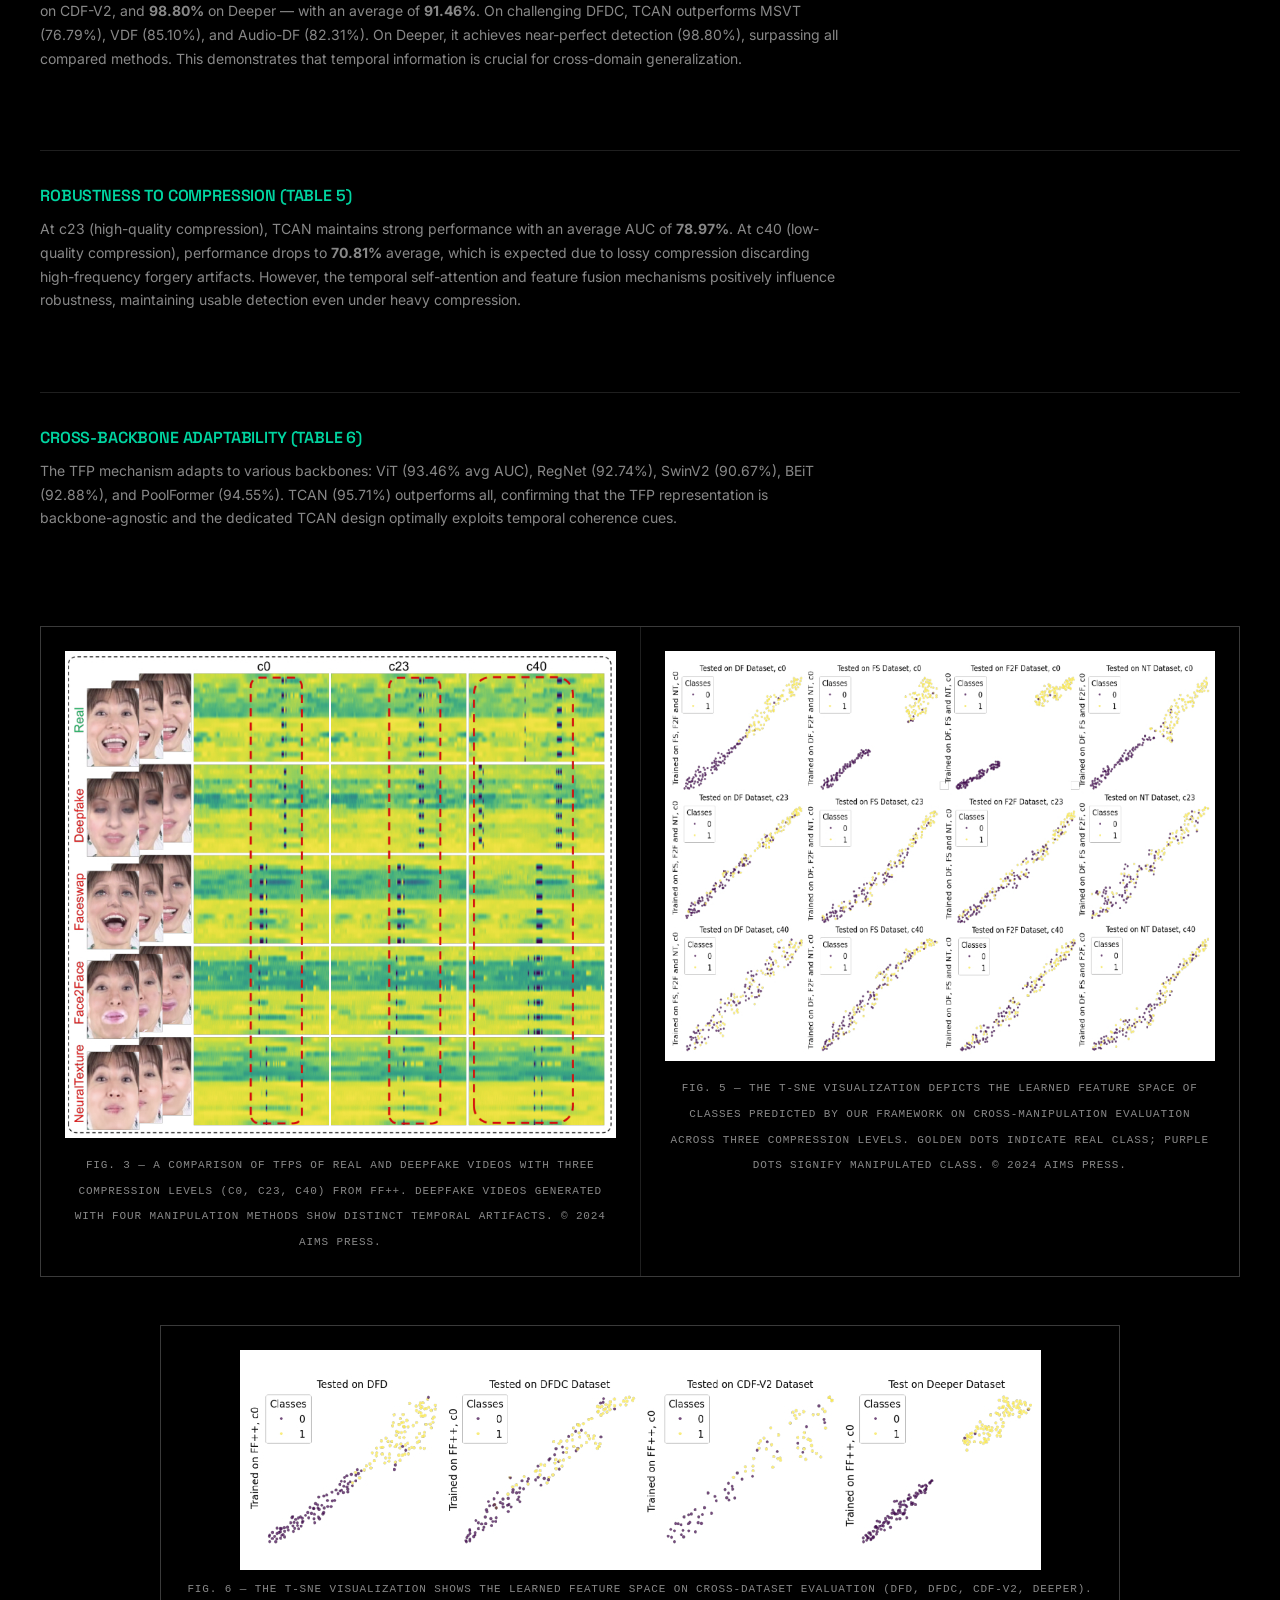
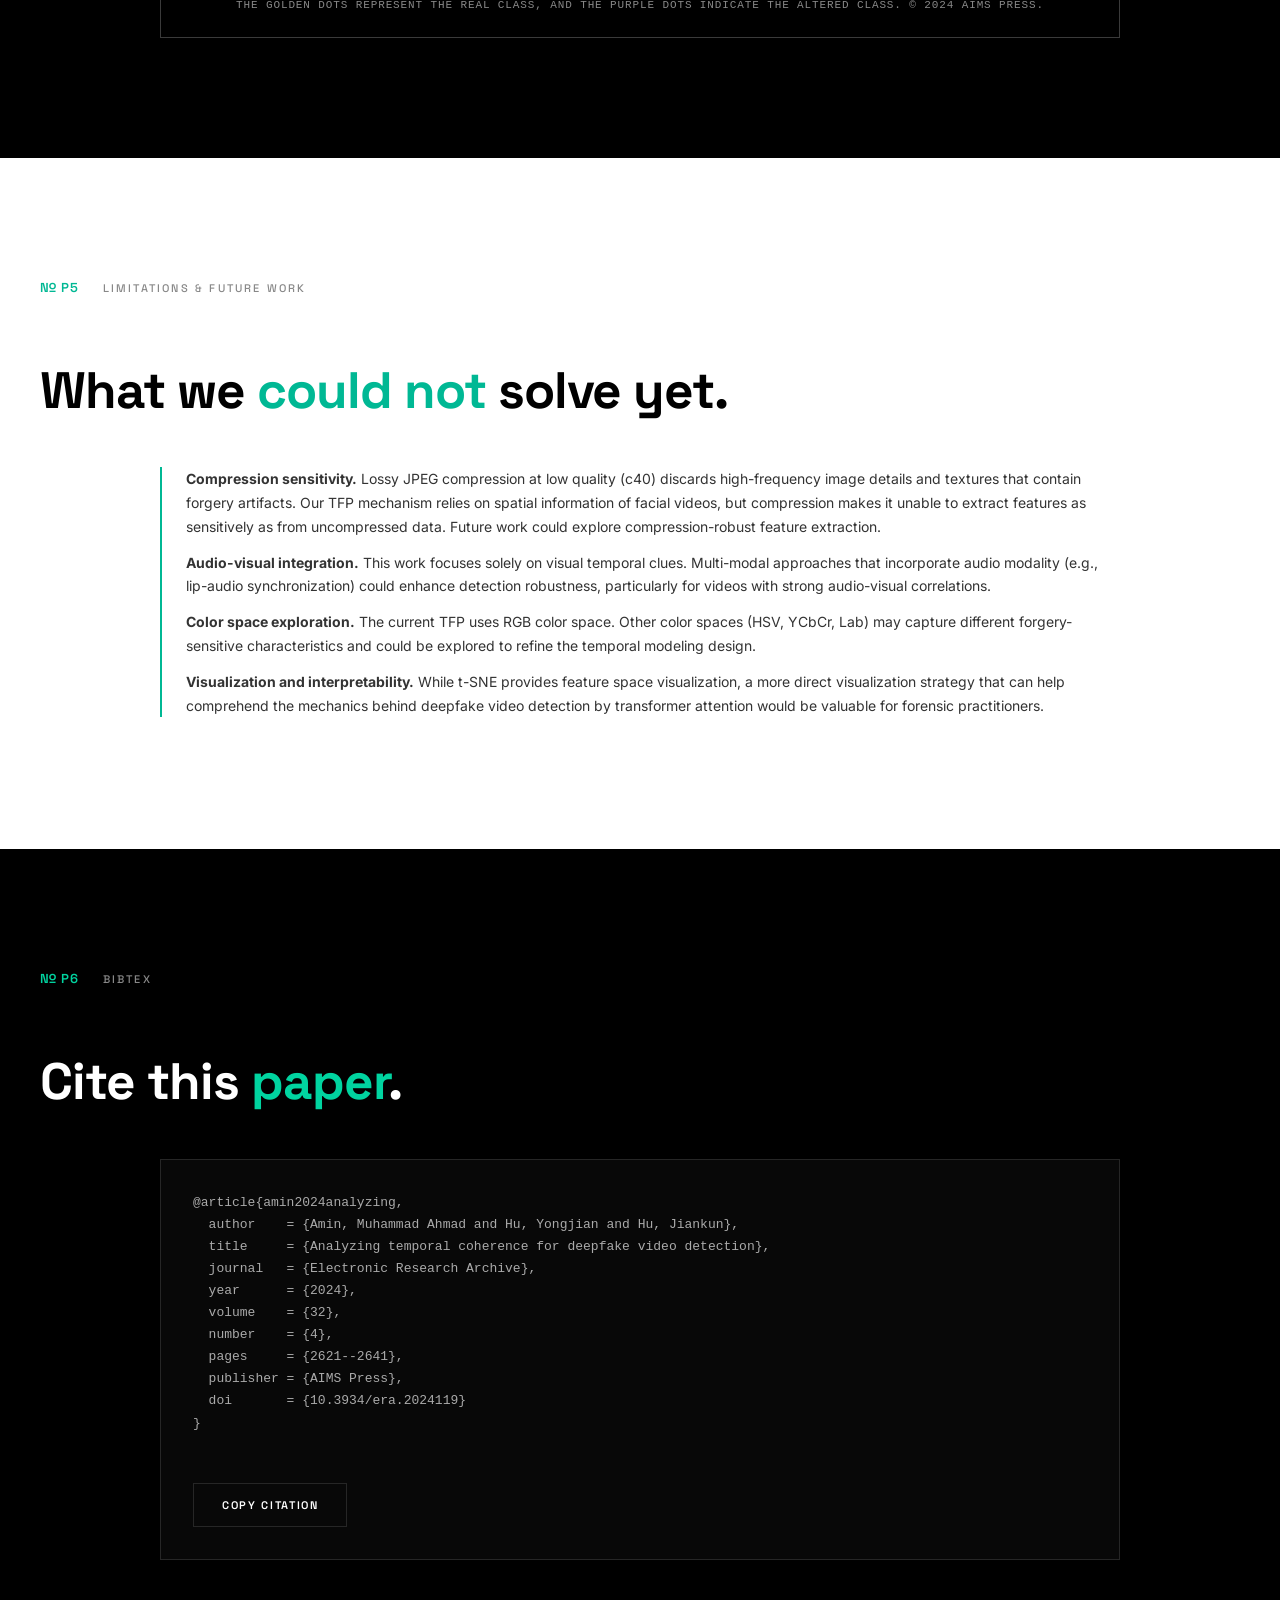
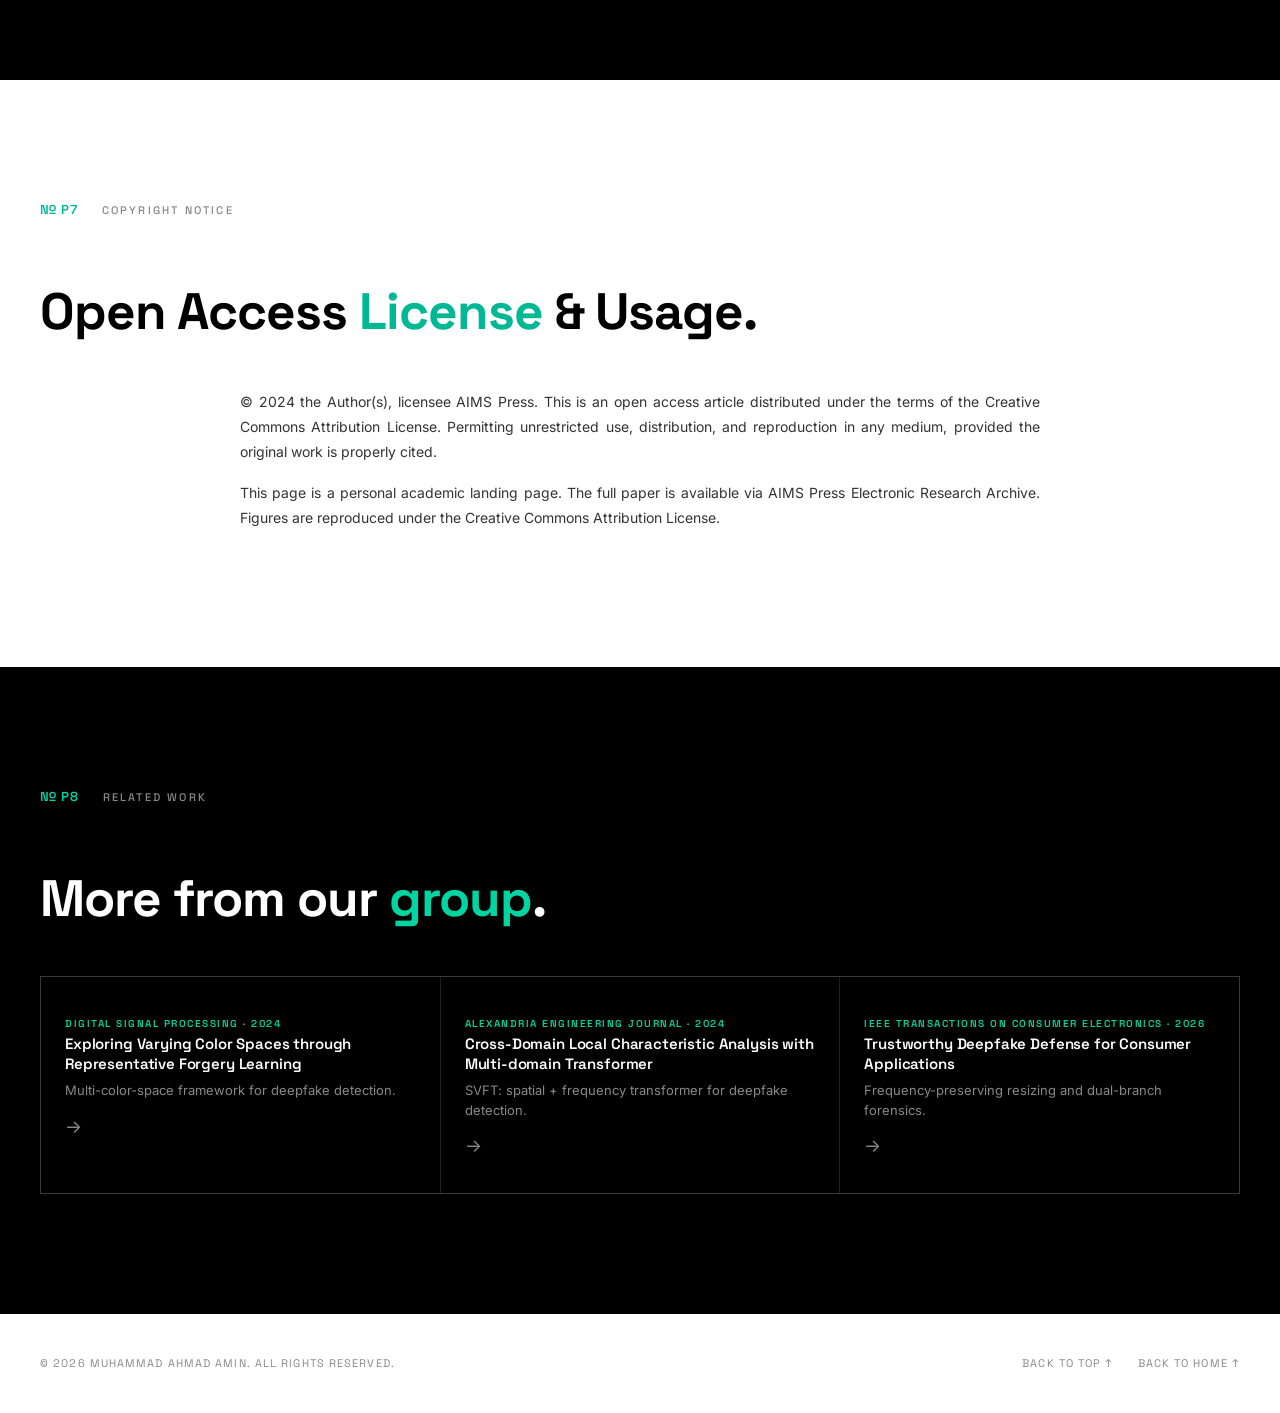
<file: assets/publications/era.html>
<!DOCTYPE html>
<html lang="en">
<head>
    <meta charset="utf-8" />
    <meta name="viewport" content="width=device-width, initial-scale=1" />
    <title>Analyzing Temporal Coherence for Deepfake Video Detection — Muhammad Ahmad Amin</title>
    <meta name="description" content="Analyzing Temporal Coherence for Deepfake Video Detection. Electronic Research Archive 2024." />

    <!-- Custom SVG Favicon (Baked in) -->
    <link rel="icon" href="data:image/svg+xml,%3Csvg xmlns='http://www.w3.org/2000/svg' viewBox='0 0 512 512'%3E%3Crect width='512' height='512' rx='90' fill='%2300b894'/%3E%3Cpath d='M116 103 H216 L136 219' fill='none' stroke='%23000' stroke-width='20' stroke-linecap='round' stroke-linejoin='round'/%3E%3Cpath d='M296 103 V219 M296 103 L346 149 L396 103 M396 103 V219' fill='none' stroke='%23000' stroke-width='20' stroke-linecap='round' stroke-linejoin='round'/%3E%3Cpath d='M116 409 L166 299 L216 409' fill='none' stroke='%23000' stroke-width='20' stroke-linecap='round' stroke-linejoin='round'/%3E%3Cpath d='M296 409 L346 299 L396 409' fill='none' stroke='%23000' stroke-width='20' stroke-linecap='round' stroke-linejoin='round'/%3E%3C/svg%3E" type="image/svg+xml" />

    <link rel="preconnect" href="https://fonts.googleapis.com">
    <link rel="preconnect" href="https://fonts.gstatic.com" crossorigin>
    <link href="https://fonts.googleapis.com/css2?family=Space+Grotesk:wght@300;400;500;600;700&family=Inter:wght@300;400;500;600;700&display=swap" rel="stylesheet">
    <link rel="stylesheet" href="../css/style.css" />
    <link rel="stylesheet" href="../css/subpages.css" />
</head>
<body>

    <!-- Side Dock — Social Links -->
    <aside class="side-dock" id="sideDock" aria-label="Social links">
        <div class="dock-links">
            <a href="https://twitter.com/7AhmadAmin" target="_blank" rel="noreferrer" aria-label="X / Twitter">
                <svg xmlns="http://www.w3.org/2000/svg" viewBox="0 0 256 256" width="32" height="32" fill="currentColor"><path d="M247.39,68.94A8,8,0,0,0,240,64H209.57A48.66,48.66,0,0,0,168.1,40a46.91,46.91,0,0,0-33.75,13.7A47.9,47.9,0,0,0,120,88v6.09C79.74,83.47,46.81,50.72,46.46,50.37a8,8,0,0,0-13.65,4.92c-4.31,47.79,9.57,79.77,22,98.18a110.93,110.93,0,0,0,21.88,24.2c-15.23,17.53-39.21,26.74-39.47,26.84a8,8,0,0,0-3.85,11.93c.75,1.12,3.75,5.05,11.08,8.72C53.51,229.7,65.48,232,80,232c70.67,0,129.72-54.42,135.75-124.44l29.91-29.9A8,8,0,0,0,247.39,68.94Zm-45,29.41a8,8,0,0,0-2.32,5.14C196,166.58,143.28,216,80,216c-10.56,0-18-1.4-23.22-3.08,11.51-6.25,27.56-17,37.88-32.48A8,8,0,0,0,92,169.08c-.47-.27-43.91-26.34-44-96,16,13,45.25,33.17,78.67,38.79A8,8,0,0,0,136,104V88a32,32,0,0,1,9.6-22.92A30.94,30.94,0,0,1,167.9,56c12.66.16,24.49,7.88,29.44,19.21A8,8,0,0,0,204.67,80h16Z"></path></svg>
            </a>
            <a href="https://github.com/7AhmadAmin" target="_blank" rel="noreferrer" aria-label="GitHub">
                <svg viewBox="0 0 24 24" fill="none" stroke="currentColor" stroke-width="1.5" stroke-linecap="round" stroke-linejoin="round">
                    <path d="M9 19c-5 1.5-5-2.5-7-3m14 6v-3.87a3.37 3.37 0 0 0-.94-2.61c3.14-.35 6.44-1.54 6.44-7A5.44 5.44 0 0 0 20 4.77 5.07 5.07 0 0 0 19.91 1S18.73.65 16 2.48a13.38 13.38 0 0 0-7 0C6.27.65 5.09 1 5.09 1A5.07 5.07 0 0 0 5 4.77a5.44 5.44 0 0 0-1.5 3.78c0 5.42 3.3 6.61 6.44 7A3.37 3.37 0 0 0 9 18.13V22"/>
                </svg>
            </a>
            <a href="https://scholar.google.com/citations?hl=en&user=57ouxVcAAAAJ" target="_blank" rel="noreferrer" aria-label="Google Scholar">
                <svg viewBox="0 0 24 24" fill="none" stroke="currentColor" stroke-width="1.5" stroke-linecap="round" stroke-linejoin="round">
                    <path d="M22 10l-10-6-10 6 10 6 10-6z"/>
                    <path d="M6 12v5l6 3 6-3v-5"/>
                </svg>
            </a>
            <a href="https://www.linkedin.com/in/7ahmadamin" target="_blank" rel="noreferrer" aria-label="LinkedIn">
                <svg xmlns="http://www.w3.org/2000/svg" viewBox="0 0 256 256" width="32" height="32" fill="currentColor"><path d="M216,24H40A16,16,0,0,0,24,40V216a16,16,0,0,0,16,16H216a16,16,0,0,0,16-16V40A16,16,0,0,0,216,24Zm0,192H40V40H216V216ZM96,112v64a8,8,0,0,1-16,0V112a8,8,0,0,1,16,0Zm88,28v36a8,8,0,0,1-16,0V140a20,20,0,0,0-40,0v36a8,8,0,0,1-16,0V112a8,8,0,0,1,15.79-1.78A36,36,0,0,1,184,140ZM100,84A12,12,0,1,1,88,72,12,12,0,0,1,100,84Z"></path></svg>
            </a>
        </div>
        <button class="dock-toggle" id="dockToggle" aria-label="Toggle social links" aria-expanded="false">
            <span class="toggle-label">Socials</span>
        </button>
    </aside>

    <!-- Navigation -->
    <nav class="nav" id="nav">
        <div class="nav-inner">
            <a href="../../index.html#top" class="nav-name" id="navName">
                <span class="nav-name-text">MUHAMMAD AHMAD AMIN</span>
            </a>
            <div class="nav-links">
                <a href="../../index.html#about"><span class="en">ABOUT</span><span class="zh">关于</span></a>
                <a href="../../index.html#research"><span class="en">RESEARCH</span><span class="zh">研究</span></a>
                <a href="../../index.html#experience"><span class="en">WORK</span><span class="zh">工作</span></a>
                <a href="../../index.html#projects"><span class="en">FUNDING</span><span class="zh">基金</span></a>
                <a href="../../index.html#publications"><span class="en">PAPERS</span><span class="zh">论文</span></a>
                <a href="../../index.html#talks"><span class="en">TALKS</span><span class="zh">报告</span></a>
                <a href="../../index.html#news"><span class="en">NEWS</span><span class="zh">动态</span></a>
                <a href="../../index.html#contact"><span class="en">CONTACT</span><span class="zh">联系</span></a>
            </div>
            <div class="nav-actions">
                <a href="../CV/resume.html" target="_blank" rel="noreferrer" class="cv-btn">
                    <span class="en">CV ↓</span>
                    <span class="zh">简历 ↓</span>
                </a>
                <button class="lang-btn lang-btn-desktop" aria-label="Toggle language">EN / 中</button>
                <button class="lang-btn lang-btn-mobile" aria-label="Toggle language">EN / 中</button>
            </div>
        </div>
    </nav>

    <!-- Hero -->
    <header class="subpage-hero" id="top">
        <div class="hero-bg"></div>
        <div class="subpage-hero-content">
            <p class="hero-label">
                <span class="en">PUBLICATION</span><span class="zh">论文</span> · Electronic Research Archive · 2024
            </p>
            <h1 class="hero-title">
                <span class="en">Analyzing Temporal Coherence for Deepfake Video Detection</span>
                <span class="zh">基于时序一致性的深度伪造视频检测</span>
            </h1>

            <div class="author-grid">
                <span class="author-block"><a href="../../index.html#about">M. A. Amin</a><sup>1</sup></span>
                <span class="author-block">Y. Hu<sup>1,*</sup></span>
                <span class="author-block">J. Hu<sup>2</sup></span>
            </div>
            <div class="affiliation-list">
                <span><sup>1</sup><span class="en">School of Electronic and Information Engineering, South China University of Technology, Guangzhou 510641, China</span><span class="zh">华南理工大学电子与信息学院，广州 510641</span></span>
                <span><sup>2</sup><span class="en">School of Engineering and Information Technology, The University of New South Wales, Australian Defence Force Academy Canberra, ACT 2610, Australia</span><span class="zh">新南威尔士大学工程与信息技术学院，澳大利亚国防军学院，堪培拉 ACT 2610</span></span>
            </div>

            <div class="link-buttons">
                <a href="https://www.aimspress.com/article/doi/10.3934/era.2024119" class="link-btn" target="_blank" rel="noopener noreferrer">
                    <svg viewBox="0 0 24 24" fill="none" stroke="currentColor" stroke-width="1.5"><path d="M14 2H6a2 2 0 0 0-2 2v16a2 2 0 0 0 2 2h12a2 2 0 0 0 2-2V8z"/><polyline points="14 2 14 8 20 8"/><line x1="16" y1="13" x2="8" y2="13"/><line x1="16" y1="17" x2="8" y2="17"/><polyline points="10 9 9 9 8 9"/></svg>
                    <span class="en">Paper</span><span class="zh">Paper</span>
                </a>
                <a href="https://doi.org/10.3934/era.2024119" class="link-btn" target="_blank" rel="noopener noreferrer">
                    <svg viewBox="0 0 24 24" fill="none" stroke="currentColor" stroke-width="1.5"><path d="M4 19.5A2.5 2.5 0 0 1 6.5 17H20"/><path d="M6.5 2H20v20H6.5A2.5 2.5 0 0 1 4 19.5v-15A2.5 2.5 0 0 1 6.5 2z"/></svg>
                    <span class="en">DOI</span><span class="zh">DOI</span>
                </a>
            </div>
        </div>
    </header>

    <!-- Abstract -->
    <section class="section section-white" id="abstract">
        <div class="container">
            <div class="section-header">
                <span class="section-num">№ P1</span>
                <p class="eyebrow"><span class="en">ABSTRACT</span><span class="zh">摘要</span></p>
            </div>
            <h2 class="section-heading">
                <span class="en">What is the <em>problem</em> and what did we do?</span>
                <span class="zh">我们解决了什么<em>问题</em>？</span>
            </h2>
            <div class="abstract-block">
                <p>
                    <span class="en">Current facial image manipulation techniques have caused public concerns while achieving impressive quality. However, these techniques are mostly bound to a single frame for synthesized videos and pay little attention to the most discriminatory temporal frequency artifacts between various frames. Detecting deepfake videos using temporal modeling still poses a challenge.</span>
                    <span class="zh">当前的人脸图像操纵技术在取得令人印象深刻质量的同时，也引发了公众担忧。然而，这些技术大多局限于合成视频的单帧处理，很少关注各帧之间最具判别性的时序频率伪影。使用时序建模检测深度伪造视频仍然是一个挑战。</span>
                </p>
                <p>
                    <span class="en">We present a novel deepfake video detection framework that consists of two levels: <strong>temporal modeling</strong> and <strong>coherence analysis</strong>. At the first level, we devise an efficient <strong>temporal facial pattern (TFP)</strong> mechanism that explores the color variations of forgery-sensitive facial areas by providing global and local-successive temporal views. The second level presents a <strong>temporal coherence analyzing network (TCAN)</strong>, which consists of novel global temporal self-attention characteristics, high-resolution fine and low-resolution coarse feature extraction, and aggregation mechanisms, with the aims of long-range relationship modeling from a local-successive temporal perspective within a TFP and capturing the vital dynamic incoherence for robust detection.</span>
                    <span class="zh">我们提出了一个新颖的深度伪造视频检测框架，包含两个层次：<strong>时序建模</strong>和<strong>一致性分析</strong>。第一层次，我们设计了一个高效的<strong>时序面部模式（TFP）</strong>机制，通过提供全局和局部连续时序视图来探索伪造敏感面部区域的颜色变化。第二层次提出了<strong>时序一致性分析网络（TCAN）</strong>，包含新颖的全局时序自注意力特征、高分辨率精细和低分辨率粗糙特征提取与聚合机制，旨在从TFP内的局部连续时序视角进行长程关系建模，并捕捉关键动态不一致性以实现鲁棒检测。</span>
                </p>
                <p>
                    <span class="en">Thorough experiments on large-scale datasets, including FaceForensics++, DeepFakeDetection, DeepFake Detection Challenge, CelebDF-V2, and DeeperForensics, reveal that our paradigm surpasses current approaches and stays effective when detecting unseen sorts of deepfake.</span>
                    <span class="zh">在FaceForensics++、DeepFakeDetection、DeepFake Detection Challenge、CelebDF-V2和DeeperForensics等大规模数据集上的全面实验表明，我们的范式超越了当前方法，在检测未见过的深度伪造类型时仍然有效。</span>
                </p>
            </div>
        </div>
    </section>

    <!-- Teaser -->
    <section class="section section-black" id="teaser">
        <div class="container">
            <div class="section-header">
                <span class="section-num">№ P2</span>
                <p class="eyebrow"><span class="en">FRAMEWORK OVERVIEW</span><span class="zh">框架概览</span></p>
            </div>
            <h2 class="section-heading">
                <span class="en">Two levels, one <em>pipeline</em>: model then analyze.</span>
                <span class="zh">两个层次，一个<em>流程</em>：先建模再分析。</span>
            </h2>
            <div class="figure-grid single">
                <div class="figure-item">
                    <img src="ERA/1.jpg" alt="Fig. 1 — Framework overview" loading="lazy" />
                    <span class="figure-caption">
                        <span class="en">Fig. 1 — An illustration of the proposed deepfake video detection framework based on temporal facial pattern (TFP) and temporal coherence analyzing network (TCAN). TCAN has two main components: a hierarchical transformer encoder for feature extraction and a classification head for feature fusion and output.</span>
                        <span class="zh">图1 — 所提出的基于时序面部模式（TFP）和时序一致性分析网络（TCAN）的深度伪造视频检测框架示意图。TCAN有两个主要组件：用于特征提取的分层Transformer编码器和用于特征融合与输出的分类头。</span>
                    </span>
                </div>
            </div>
            <p style="margin-top:24px; font-size:12px; color:var(--gray); text-align:center; line-height:1.6;">
                <span class="en">© 2024 AIMS Press. Figure reproduced with permission from Electronic Research Archive. This is an open access article distributed under the terms of the Creative Commons Attribution License.</span>
                <span class="zh">© 2024 AIMS Press。经Electronic Research Archive许可转载。本文根据知识共享署名许可条款以开放获取方式分发。</span>
            </p>
        </div>
    </section>

    <!-- Method -->
    <section class="section section-white" id="method">
        <div class="container">
            <div class="section-header">
                <span class="section-num">№ P3</span>
                <p class="eyebrow"><span class="en">METHOD</span><span class="zh">方法</span></p>
            </div>
            <h2 class="section-heading">
                <span class="en">Level I models temporal patterns; Level II <em>analyzes</em> coherence.</span>
                <span class="zh">层次I建模时序模式；层次II<em>分析</em>一致性。</span>
            </h2>
            <div class="method-steps">
                <div class="method-step">
                    <span class="step-num">01</span>
                    <div class="step-content">
                        <h4><span class="en">Temporal Facial Pattern (TFP) Generation</span><span class="zh">时序面部模式（TFP）生成</span></h4>
                        <p>
                            <span class="en">We employ an 81-point Dlib face detector to catch facial landmarks and determine six forgery-sensitive regions: forehead (landmarks 68–77), left eye (36–39), right eye (42–45), nose (27–35), mouth (48–67), and chin (4–12). For each region block, three temporal sequences are generated based on RGB color channel variations. A min-max normalization per sequence is applied, and the n temporal signals for each color dimension are arranged in rows to create a TFP of size T × n × c. This placement is designed with the patch embedding mechanism in mind, as used in conventional transformer models.</span>
                            <span class="zh">我们使用81点Dlib人脸检测器捕捉面部关键点，并确定六个伪造敏感区域：额头（关键点68-77）、左眼（36-39）、右眼（42-45）、鼻子（27-35）、嘴巴（48-67）和下巴（4-12）。对于每个区域块，基于RGB颜色通道变化生成三个时序序列。对每个序列应用最小-最大归一化，并将每个颜色维度的n个时序信号排列成行，创建大小为T × n × c的TFP。这种排列设计考虑了传统Transformer模型中使用的补丁嵌入机制。</span>
                        </p>
                    </div>
                </div>
                <div class="method-step">
                    <span class="step-num">02</span>
                    <div class="step-content">
                        <h4><span class="en">Temporal Hierarchical Transformer Encoder (THTE)</span><span class="zh">时序分层Transformer编码器（THTE）</span></h4>
                        <p>
                            <span class="en">The THTE generates multi-level features at {1/4, 1/8, 1/16, 1/32} resolutions that preserve the actual TFP resolution. Unlike ViT, which produces a uni-resolution cue map, our hierarchical representation extracts high-resolution fine-grained and low-resolution coarse features. We use <strong>overlapped patch merging</strong> (P=3, K=7, S=4) to maintain local continuity information crucial for temporal analysis, rather than the non-overlapping strategy that destroys time information hidden in each row.</span>
                            <span class="zh">THTE在{1/4, 1/8, 1/16, 1/32}分辨率下生成多级特征，保留实际TFP分辨率。与产生单一分辨率线索图的ViT不同，我们的分层表示提取高分辨率细粒度和低分辨率粗粒度特征。我们使用<strong>重叠补丁合并</strong>（P=3, K=7, S=4）来保持对时序分析至关重要的局部连续性信息，而非会破坏每行中隐藏时间信息的非重叠策略。</span>
                        </p>
                    </div>
                </div>
                <div class="method-step">
                    <span class="step-num">03</span>
                    <div class="step-content">
                        <h4><span class="en">Efficient Self-Attention & Mixed Feed-Forward Network</span><span class="zh">高效自注意力与混合前馈网络</span></h4>
                        <p>
                            <span class="en">To reduce computational complexity from O(N²) to O(N²/R), we employ a sequence reduction technique with reduction ratio R = [64, 16, 4, 1] from block 1 to 4. The <strong>mixed feed-forward network (mixed-FFN)</strong> replaces traditional positional encoding with a 3×3 depthwise convolution directly in the FFN to incorporate location information, avoiding the fixed-resolution limitation of ViT's PE. This allows the model to adapt to arbitrary resolutions without performance drops.</span>
                            <span class="zh">为了将计算复杂度从O(N²)降低到O(N²/R)，我们采用序列缩减技术，从块1到4的缩减比R = [64, 16, 4, 1]。<strong>混合前馈网络（mixed-FFN）</strong>在FFN中直接使用3×3深度卷积替代传统位置编码来融入位置信息，避免了ViT位置编码的固定分辨率限制。这使模型能够适应任意分辨率而不会出现性能下降。</span>
                        </p>
                    </div>
                </div>
                <div class="method-step">
                    <span class="step-num">04</span>
                    <div class="step-content">
                        <h4><span class="en">Classification Head & Feature Aggregation</span><span class="zh">分类头与特征聚合</span></h4>
                        <p>
                            <span class="en">The classification head fuses multi-level features from all four encoder blocks in the channel dimension, then predicts the output class via a single linear layer. This aggregation combines global and local attention, yielding explicit yet decisive representations for real and deepfake video classification. The entire TCAN model has only <strong>3.3 million parameters</strong> and <strong>8.4 GFLOPs</strong>, trained with AdamW (lr=5e⁻⁵), cosine annealing, and bfloat-16 mixed precision on an NVIDIA RTX 3090Ti.</span>
                            <span class="zh">分类头在通道维度上融合来自所有四个编码器块的多级特征，然后通过单个线性层预测输出类别。这种聚合结合了全局和局部注意力，为真实和深度伪造视频分类产生明确而决定性的表示。整个TCAN模型仅有<strong>330万参数</strong>和<strong>8.4 GFLOPs</strong>，使用AdamW（lr=5e⁻⁵）、余弦退火和bfloat-16混合精度在NVIDIA RTX 3090Ti上训练。</span>
                        </p>
                    </div>
                </div>
            </div>

            <!-- Method figure -->
            <div class="figure-grid" style="margin-top:64px;">
                <div class="figure-item">
                    <img src="ERA/2.jpg" alt="Fig. 2 — TFP generation from facial video" loading="lazy" />
                    <span class="figure-caption">
                        <span class="en">Fig. 2 — An illustration of TFP generation from a facial video. Facial forgery-sensitive regions are extracted, per-region sequential signals of RGB color channels are computed, and arranged into the Temporal Facial Pattern. © 2024 AIMS Press.</span>
                        <span class="zh">图2 — 从面部视频生成TFP的示意图。提取面部伪造敏感区域，计算每个区域的RGB颜色通道时序信号，并排列成时序面部模式。© 2024 AIMS Press。</span>
                    </span>
                </div>
                <div class="figure-item">
                    <img src="ERA/4.jpg" alt="Fig. 4 — THTE design illustration" loading="lazy" />
                    <span class="figure-caption">
                        <span class="en">Fig. 4 — THTE design illustration. The encoder processes TFP through transformer blocks with efficient self-attention, mixed feed-forward networks, and overlapped patch merging to produce hierarchical feature representations. © 2024 AIMS Press.</span>
                        <span class="zh">图4 — THTE设计示意图。编码器通过具有高效自注意力、混合前馈网络和重叠补丁合并的Transformer块处理TFP，以产生分层特征表示。© 2024 AIMS Press。</span>
                    </span>
                </div>
            </div>
        </div>
    </section>

    <!-- Results -->
    <section class="section section-black" id="results">
        <div class="container">
            <div class="section-header">
                <span class="section-num">№ P4</span>
                <p class="eyebrow"><span class="en">RESULTS</span><span class="zh">结果</span></p>
            </div>
            <h2 class="section-heading">
                <span class="en">Best-in-class generalization with the <em>fewest</em> parameters.</span>
                <span class="zh">以最<em>少</em>的参数实现最佳泛化。</span>
            </h2>

            <div class="statement-strip" style="margin-top:0; border-top:none; padding-top:0;">
                <h3><span class="en">Intra-Dataset Cross-Manipulation (Table 3)</span><span class="zh">数据集内跨操作泛化（表3）</span></h3>
                <p>
                    <span class="en">Using leave-one-out evaluation on FF++ (c0), TCAN achieves a <strong>98.82% average AUC</strong> across all four manipulation types (DF, FS, F2F, NT). This surpasses MSVT (97.34%), FTCN (96.26%), SeqFakeFormer (95.73%), and LipForensics (95.82%) — all while using only <strong>3.3M parameters</strong>, compared to 26.5M–104M for competitors. TCAN achieves 99.16% on DF, 98.93% on FS, 99.03% on F2F, and 98.15% on NT.</span>
                    <span class="zh">在FF++ (c0)上使用留一法评估，TCAN在所有四种操作类型（DF、FS、F2F、NT）上达到<strong>98.82%平均AUC</strong>。这超越了MSVT（97.34%）、FTCN（96.26%）、SeqFakeFormer（95.73%）和LipForensics（95.82%）——同时仅使用<strong>330万参数</strong>，而竞争对手为2650万–1.04亿。TCAN在DF上达到99.16%，FS上98.93%，F2F上99.03%，NT上98.15%。</span>
                </p>
            </div>

            <div class="statement-strip" style="margin-top:48px;">
                <h3><span class="en">Cross-Dataset Generalization (Table 4)</span><span class="zh">跨数据集泛化（表4）</span></h3>
                <p>
                    <span class="en">Trained on FF++ (c0) and tested on unseen datasets: TCAN achieves <strong>91.09% AUC</strong> on DFD, <strong>86.94%</strong> on DFDC, <strong>88.99%</strong> on CDF-V2, and <strong>98.80%</strong> on Deeper — with an average of <strong>91.46%</strong>. On challenging DFDC, TCAN outperforms MSVT (76.79%), VDF (85.10%), and Audio-DF (82.31%). On Deeper, it achieves near-perfect detection (98.80%), surpassing all compared methods. This demonstrates that temporal information is crucial for cross-domain generalization.</span>
                    <span class="zh">在FF++ (c0)上训练并在未见数据集上测试：TCAN在DFD上达到<strong>91.09% AUC</strong>，DFDC上<strong>86.94%</strong>，CDF-V2上<strong>88.99%</strong>，Deeper上<strong>98.80%</strong>——平均<strong>91.46%</strong>。在具有挑战性的DFDC上，TCAN超越MSVT（76.79%）、VDF（85.10%）和Audio-DF（82.31%）。在Deeper上，它达到近乎完美的检测（98.80%），超越所有对比方法。这证明时序信息对跨域泛化至关重要。</span>
                </p>
            </div>

            <div class="statement-strip" style="margin-top:48px;">
                <h3><span class="en">Robustness to Compression (Table 5)</span><span class="zh">压缩鲁棒性（表5）</span></h3>
                <p>
                    <span class="en">At c23 (high-quality compression), TCAN maintains strong performance with an average AUC of <strong>78.97%</strong>. At c40 (low-quality compression), performance drops to <strong>70.81%</strong> average, which is expected due to lossy compression discarding high-frequency forgery artifacts. However, the temporal self-attention and feature fusion mechanisms positively influence robustness, maintaining usable detection even under heavy compression.</span>
                    <span class="zh">在c23（高质量压缩）下，TCAN保持强劲性能，平均AUC为<strong>78.97%</strong>。在c40（低质量压缩）下，性能下降至平均<strong>70.81%</strong>，这是由于有损压缩丢弃高频伪造伪影所致。然而，时序自注意力和特征融合机制对鲁棒性产生积极影响，即使在重度压缩下仍保持可用检测。</span>
                </p>
            </div>

            <div class="statement-strip" style="margin-top:48px;">
                <h3><span class="en">Cross-Backbone Adaptability (Table 6)</span><span class="zh">跨骨干适应性（表6）</span></h3>
                <p>
                    <span class="en">The TFP mechanism adapts to various backbones: ViT (93.46% avg AUC), RegNet (92.74%), SwinV2 (90.67%), BEiT (92.88%), and PoolFormer (94.55%). TCAN (95.71%) outperforms all, confirming that the TFP representation is backbone-agnostic and the dedicated TCAN design optimally exploits temporal coherence cues.</span>
                    <span class="zh">TFP机制可适应各种骨干网络：ViT（平均93.46% AUC）、RegNet（92.74%）、SwinV2（90.67%）、BEiT（92.88%）和PoolFormer（94.55%）。TCAN（95.71%）超越所有方法，证实TFP表示是与骨干网络无关的，且专门的TCAN设计最优地利用了时序一致性线索。</span>
                </p>
            </div>

            <div class="figure-grid" style="margin-top:64px;">
                <div class="figure-item">
                    <img src="ERA/3.jpg" alt="Fig. 3 — TFP comparison across compression levels" loading="lazy" />
                    <span class="figure-caption">
                        <span class="en">Fig. 3 — A comparison of TFPs of real and deepfake videos with three compression levels (c0, c23, c40) from FF++. Deepfake videos generated with four manipulation methods show distinct temporal artifacts. © 2024 AIMS Press.</span>
                        <span class="zh">图3 — 真实和深度伪造视频在三种压缩级别（c0、c23、c40）下TFP的比较。使用四种操作方法生成的深度伪造视频显示出不同的时序伪影。© 2024 AIMS Press。</span>
                    </span>
                </div>
                <div class="figure-item">
                    <img src="ERA/5.jpg" alt="Fig. 5 — t-SNE visualization of learned features" loading="lazy" />
                    <span class="figure-caption">
                        <span class="en">Fig. 5 — The t-SNE visualization depicts the learned feature space of classes predicted by our framework on cross-manipulation evaluation across three compression levels. Golden dots indicate real class; purple dots signify manipulated class. © 2024 AIMS Press.</span>
                        <span class="zh">图5 — t-SNE可视化展示了我们框架在三种压缩级别下跨操作评估中预测的类别学习特征空间。金色点表示真实类别；紫色点表示操纵类别。© 2024 AIMS Press。</span>
                    </span>
                </div>
            </div>

            <div class="figure-grid single" style="margin-top:48px;">
                <div class="figure-item">
                    <img src="ERA/6.jpg" alt="Fig. 6 — t-SNE cross-dataset visualization" loading="lazy" />
                    <span class="figure-caption">
                        <span class="en">Fig. 6 — The t-SNE visualization shows the learned feature space on cross-dataset evaluation (DFD, DFDC, CDF-V2, Deeper). The golden dots represent the real class, and the purple dots indicate the altered class. © 2024 AIMS Press.</span>
                        <span class="zh">图6 — t-SNE可视化展示了跨数据集评估（DFD、DFDC、CDF-V2、Deeper）上的学习特征空间。金色点代表真实类别，紫色点表示操纵类别。© 2024 AIMS Press。</span>
                    </span>
                </div>
            </div>
        </div>
    </section>

    <!-- Limitations -->
    <section class="section section-white" id="limitations">
        <div class="container">
            <div class="section-header">
                <span class="section-num">№ P5</span>
                <p class="eyebrow"><span class="en">LIMITATIONS & FUTURE WORK</span><span class="zh">局限性与未来工作</span></p>
            </div>
            <h2 class="section-heading">
                <span class="en">What we <em>could not</em> solve yet.</span>
                <span class="zh">我们<em>尚未</em>解决的问题。</span>
            </h2>
            <div class="limitations-box">
                <p>
                    <span class="en"><strong>Compression sensitivity.</strong> Lossy JPEG compression at low quality (c40) discards high-frequency image details and textures that contain forgery artifacts. Our TFP mechanism relies on spatial information of facial videos, but compression makes it unable to extract features as sensitively as from uncompressed data. Future work could explore compression-robust feature extraction.</span>
                    <span class="zh"><strong>压缩敏感性。</strong>低质量（c40）有损JPEG压缩丢弃包含伪造伪影的高频图像细节和纹理。我们的TFP机制依赖面部视频的空间信息，但压缩使其无法像从未压缩数据那样敏感地提取特征。未来工作可探索压缩鲁棒特征提取。</span>
                </p>
                <p>
                    <span class="en"><strong>Audio-visual integration.</strong> This work focuses solely on visual temporal clues. Multi-modal approaches that incorporate audio modality (e.g., lip-audio synchronization) could enhance detection robustness, particularly for videos with strong audio-visual correlations.</span>
                    <span class="zh"><strong>音视频整合。</strong>本工作仅专注于视觉时序线索。融入音频模态（如唇音同步）的多模态方法可增强检测鲁棒性，特别是对于具有强音视频相关性的视频。</span>
                </p>
                <p>
                    <span class="en"><strong>Color space exploration.</strong> The current TFP uses RGB color space. Other color spaces (HSV, YCbCr, Lab) may capture different forgery-sensitive characteristics and could be explored to refine the temporal modeling design.</span>
                    <span class="zh"><strong>色彩空间探索。</strong>当前TFP使用RGB色彩空间。其他色彩空间（HSV、YCbCr、Lab）可能捕捉不同的伪造敏感特征，可探索以优化时序建模设计。</span>
                </p>
                <p>
                    <span class="en"><strong>Visualization and interpretability.</strong> While t-SNE provides feature space visualization, a more direct visualization strategy that can help comprehend the mechanics behind deepfake video detection by transformer attention would be valuable for forensic practitioners.</span>
                    <span class="zh"><strong>可视化与可解释性。</strong>虽然t-SNE提供了特征空间可视化，但一种更直接的可视化策略——能够帮助理解Transformer注意力在深度伪造视频检测背后的机制——对取证从业者将很有价值。</span>
                </p>
            </div>
        </div>
    </section>

    <!-- BibTeX -->
    <section class="section section-black" id="bibtex">
        <div class="container">
            <div class="section-header">
                <span class="section-num">№ P6</span>
                <p class="eyebrow"><span class="en">BIBTEX</span><span class="zh">引用</span></p>
            </div>
            <h2 class="section-heading">
                <span class="en">Cite this <em>paper</em>.</span>
                <span class="zh">引用此<em>论文</em>。</span>
            </h2>
            <div class="bibtex-block" id="bibtexBlock">
                <pre><code id="bibtexCode">@article{amin2024analyzing,
  author    = {Amin, Muhammad Ahmad and Hu, Yongjian and Hu, Jiankun},
  title     = {Analyzing temporal coherence for deepfake video detection},
  journal   = {Electronic Research Archive},
  year      = {2024},
  volume    = {32},
  number    = {4},
  pages     = {2621--2641},
  publisher = {AIMS Press},
  doi       = {10.3934/era.2024119}
}</code></pre>
                <button class="btn bibtex-copy" id="bibtexCopy" aria-label="Copy BibTeX citation">
                    <span class="en">COPY CITATION</span><span class="zh">复制引用</span>
                </button>
            </div>
        </div>
    </section>

    <!-- Copyright Notice -->
    <section class="section section-white" id="copyright">
        <div class="container">
            <div class="section-header">
                <span class="section-num">№ P7</span>
                <p class="eyebrow"><span class="en">COPYRIGHT NOTICE</span><span class="zh">版权声明</span></p>
            </div>
            <h2 class="section-heading">
                <span class="en">Open Access <em>License</em> & Usage.</span>
                <span class="zh">开放获取<em>许可</em>与使用。</span>
            </h2>
            <div class="abstract-block">
                <p style="font-size:14px; color:var(--gray-dark);">
                    <span class="en">© 2024 the Author(s), licensee AIMS Press. This is an open access article distributed under the terms of the Creative Commons Attribution License. Permitting unrestricted use, distribution, and reproduction in any medium, provided the original work is properly cited.</span>
                    <span class="zh">© 2024 作者，AIMS Press被许可方。本文根据知识共享署名许可条款以开放获取方式分发。允许在任何媒介中不受限制地使用、分发和复制，前提是正确引用原始作品。</span>
                </p>
                <p style="font-size:14px; color:var(--gray-dark); margin-top:12px;">
                    <span class="en">This page is a personal academic landing page. The full paper is available via AIMS Press Electronic Research Archive. Figures are reproduced under the Creative Commons Attribution License.</span>
                    <span class="zh">本页面为个人学术着陆页。完整论文可通过AIMS Press Electronic Research Archive获取。图表根据知识共享署名许可转载。</span>
                </p>
            </div>
        </div>
    </section>

    <!-- Related -->
    <section class="section section-black" id="related">
        <div class="container">
            <div class="section-header">
                <span class="section-num">№ P8</span>
                <p class="eyebrow"><span class="en">RELATED WORK</span><span class="zh">相关工作</span></p>
            </div>
            <h2 class="section-heading">
                <span class="en">More from our <em>group</em>.</span>
                <span class="zh">来自我们<em>团队</em>的更多工作。</span>
            </h2>
            <div class="related-grid">
                <a href="dsp.html" class="related-item">
                    <span class="related-venue">Digital Signal Processing · 2024</span>
                    <h4><span class="en">Exploring Varying Color Spaces through Representative Forgery Learning</span><span class="zh">通过代表性伪造学习探索多色彩空间</span></h4>
                    <p><span class="en">Multi-color-space framework for deepfake detection.</span><span class="zh">面向深度伪造检测的多色彩空间框架。</span></p>
                    <span class="related-arrow">→</span>
                </a>
                <a href="aej.html" class="related-item">
                    <span class="related-venue">Alexandria Engineering Journal · 2024</span>
                    <h4><span class="en">Cross-Domain Local Characteristic Analysis with Multi-domain Transformer</span><span class="zh">基于多域Transformer的跨域局部特征分析</span></h4>
                    <p><span class="en">SVFT: spatial + frequency transformer for deepfake detection.</span><span class="zh">SVFT：空间与频域Transformer融合的深度伪造检测。</span></p>
                    <span class="related-arrow">→</span>
                </a>
                <a href="ieee_tce.html" class="related-item">
                    <span class="related-venue">IEEE Transactions on Consumer Electronics · 2026</span>
                    <h4><span class="en">Trustworthy Deepfake Defense for Consumer Applications</span><span class="zh">面向消费级应用的可信深度伪造防御</span></h4>
                    <p><span class="en">Frequency-preserving resizing and dual-branch forensics.</span><span class="zh">频域保持缩放与双分支取证。</span></p>
                    <span class="related-arrow">→</span>
                </a>
            </div>
        </div>
    </section>

    <!-- Footer -->
    <footer class="footer section-white">
        <div class="container">
            <p>
                <span class="en">© 2026 Muhammad Ahmad Amin. All rights reserved.</span>
                <span class="zh">© 2026 Muhammad Ahmad Amin. 保留所有权利。</span>
            </p>
            <div class="footer-links">
                <a href="#top" class="back-to-top">
                    <span class="en">BACK TO TOP ↑</span>
                    <span class="zh">回到顶部 ↑</span>
                </a>
                <a href="../../index.html#top" class="back-to-top">
                    <span class="en">BACK TO HOME ↑</span>
                    <span class="zh">返回首页 ↑</span>
                </a>
            </div>
        </div>
    </footer>

    <div class="toast" id="toast" role="status" aria-live="polite"></div>
    <script src="../js/main.js"></script>
    <script>
      // BibTeX copy handler (self-contained for template portability)
      (function() {
        const bibtexCopy = document.getElementById('bibtexCopy');
        const bibtexCode = document.getElementById('bibtexCode');
        const toast = document.getElementById('toast');
        if (!bibtexCopy || !bibtexCode) return;

        function showToast(msg) {
          toast.textContent = msg;
          toast.classList.add('show');
          setTimeout(() => { toast.classList.remove('show'); }, 2500);
        }

        bibtexCopy.addEventListener('click', () => {
          const text = bibtexCode.textContent;
          navigator.clipboard.writeText(text).then(() => {
            const isZh = document.body.classList.contains('lang-zh');
            showToast(isZh ? '已复制引用' : 'CITATION COPIED');
          }).catch(() => {
            const ta = document.createElement('textarea');
            ta.value = text;
            document.body.appendChild(ta);
            ta.select();
            document.execCommand('copy');
            document.body.removeChild(ta);
            const isZh = document.body.classList.contains('lang-zh');
            showToast(isZh ? '已复制引用' : 'CITATION COPIED');
          });
        });
      })();
    </script>
</body>
</html>
</file>
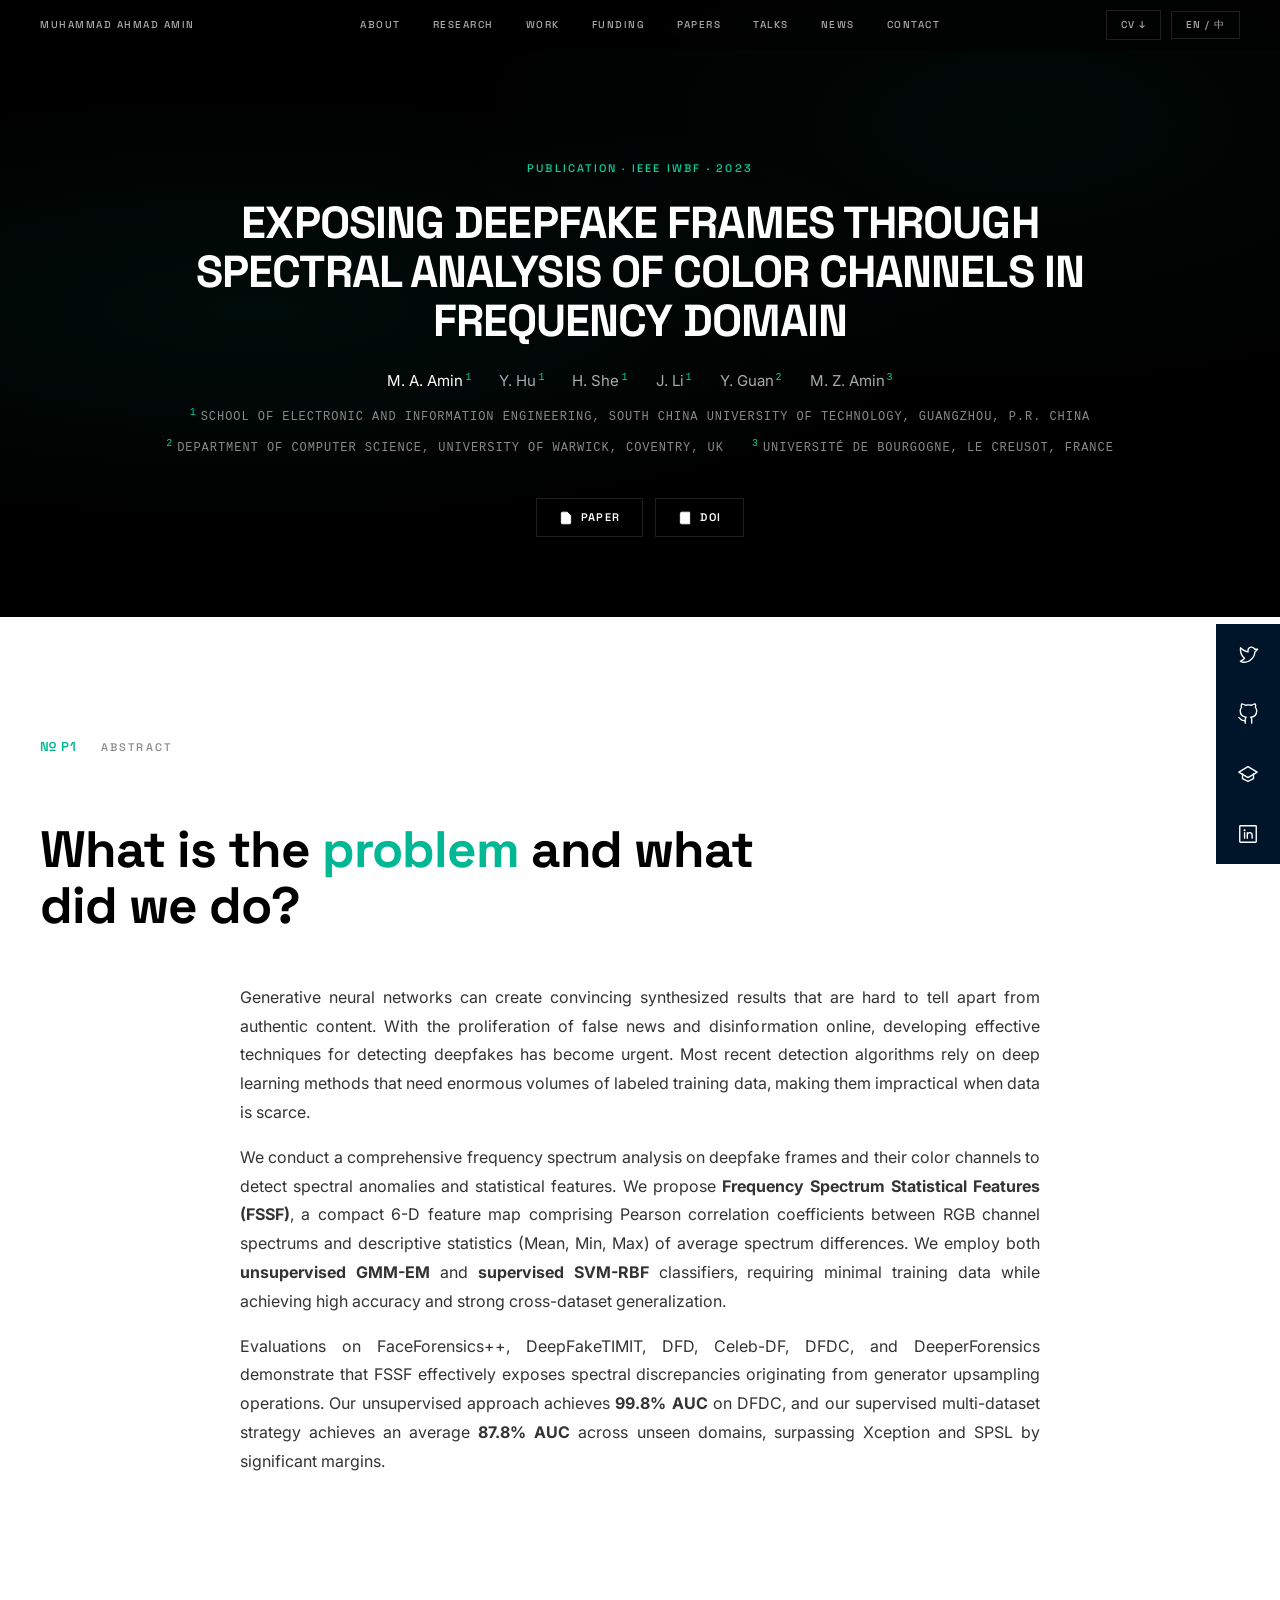
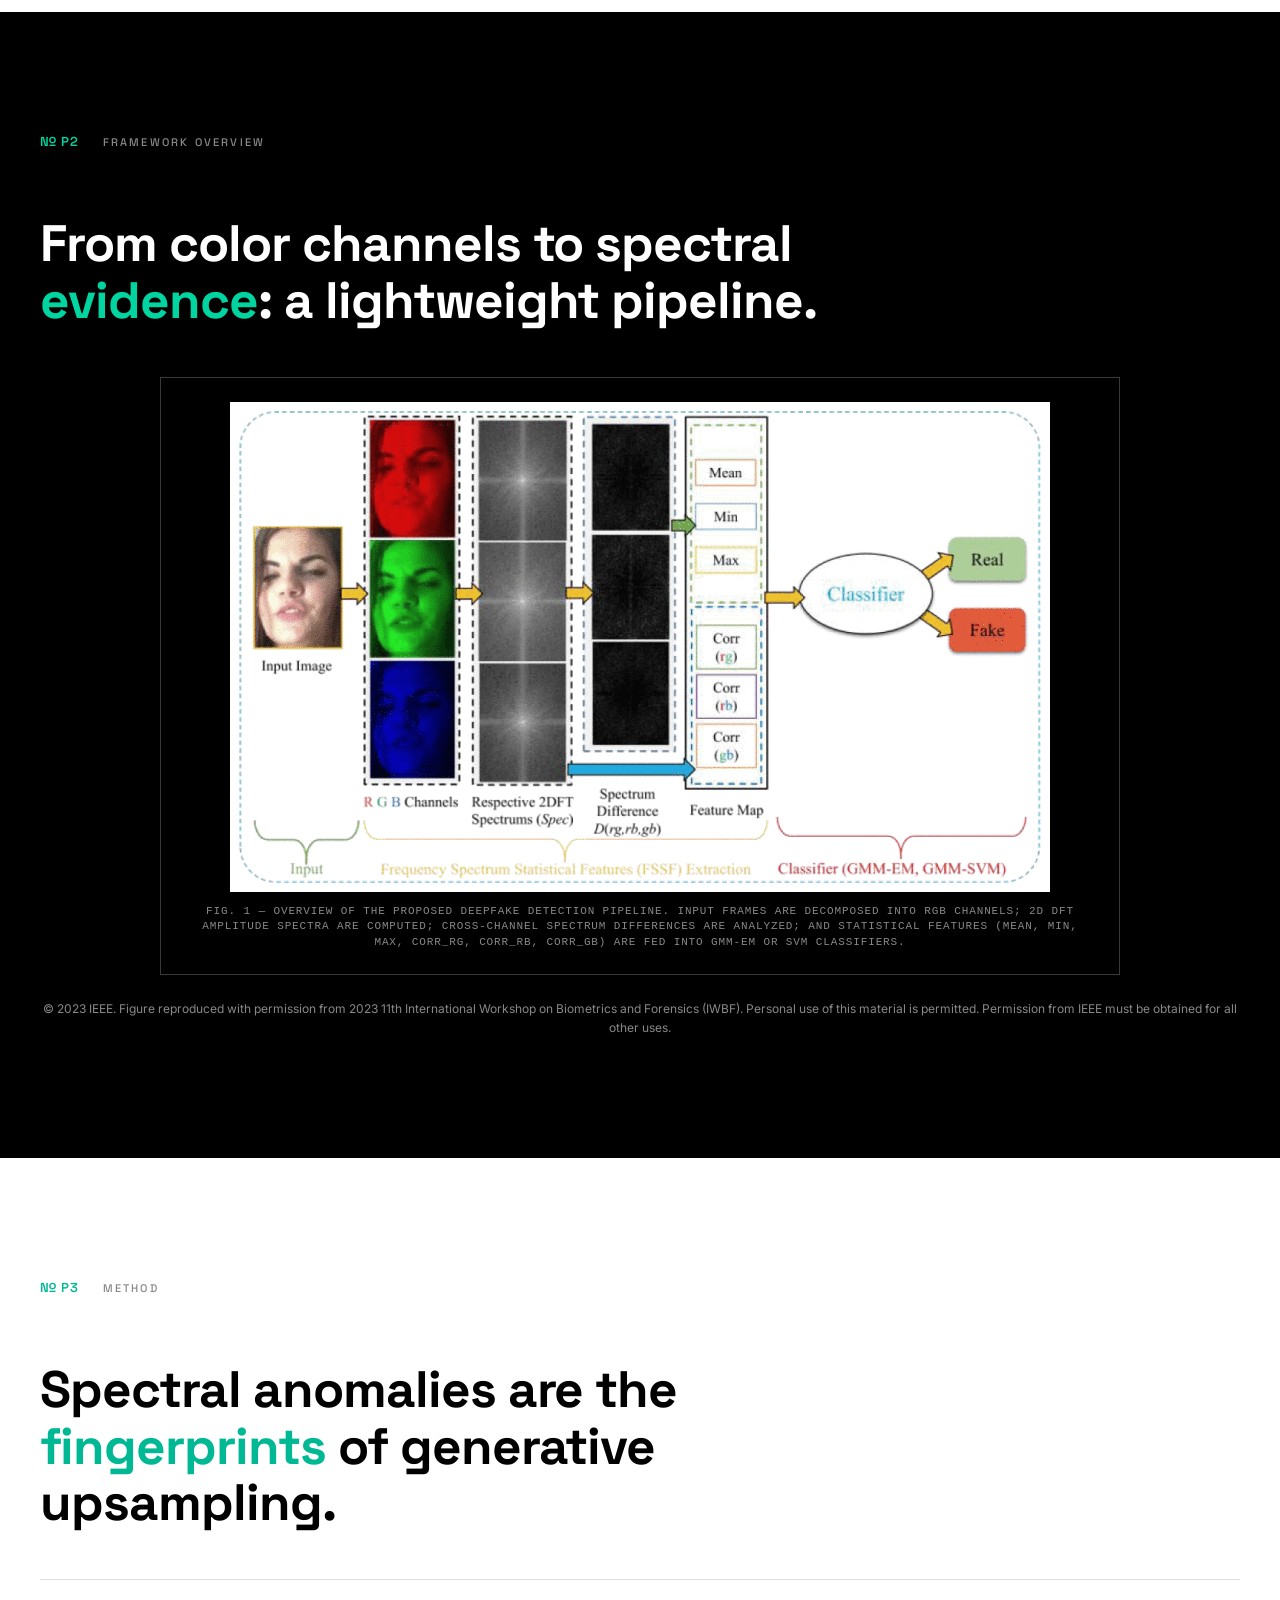
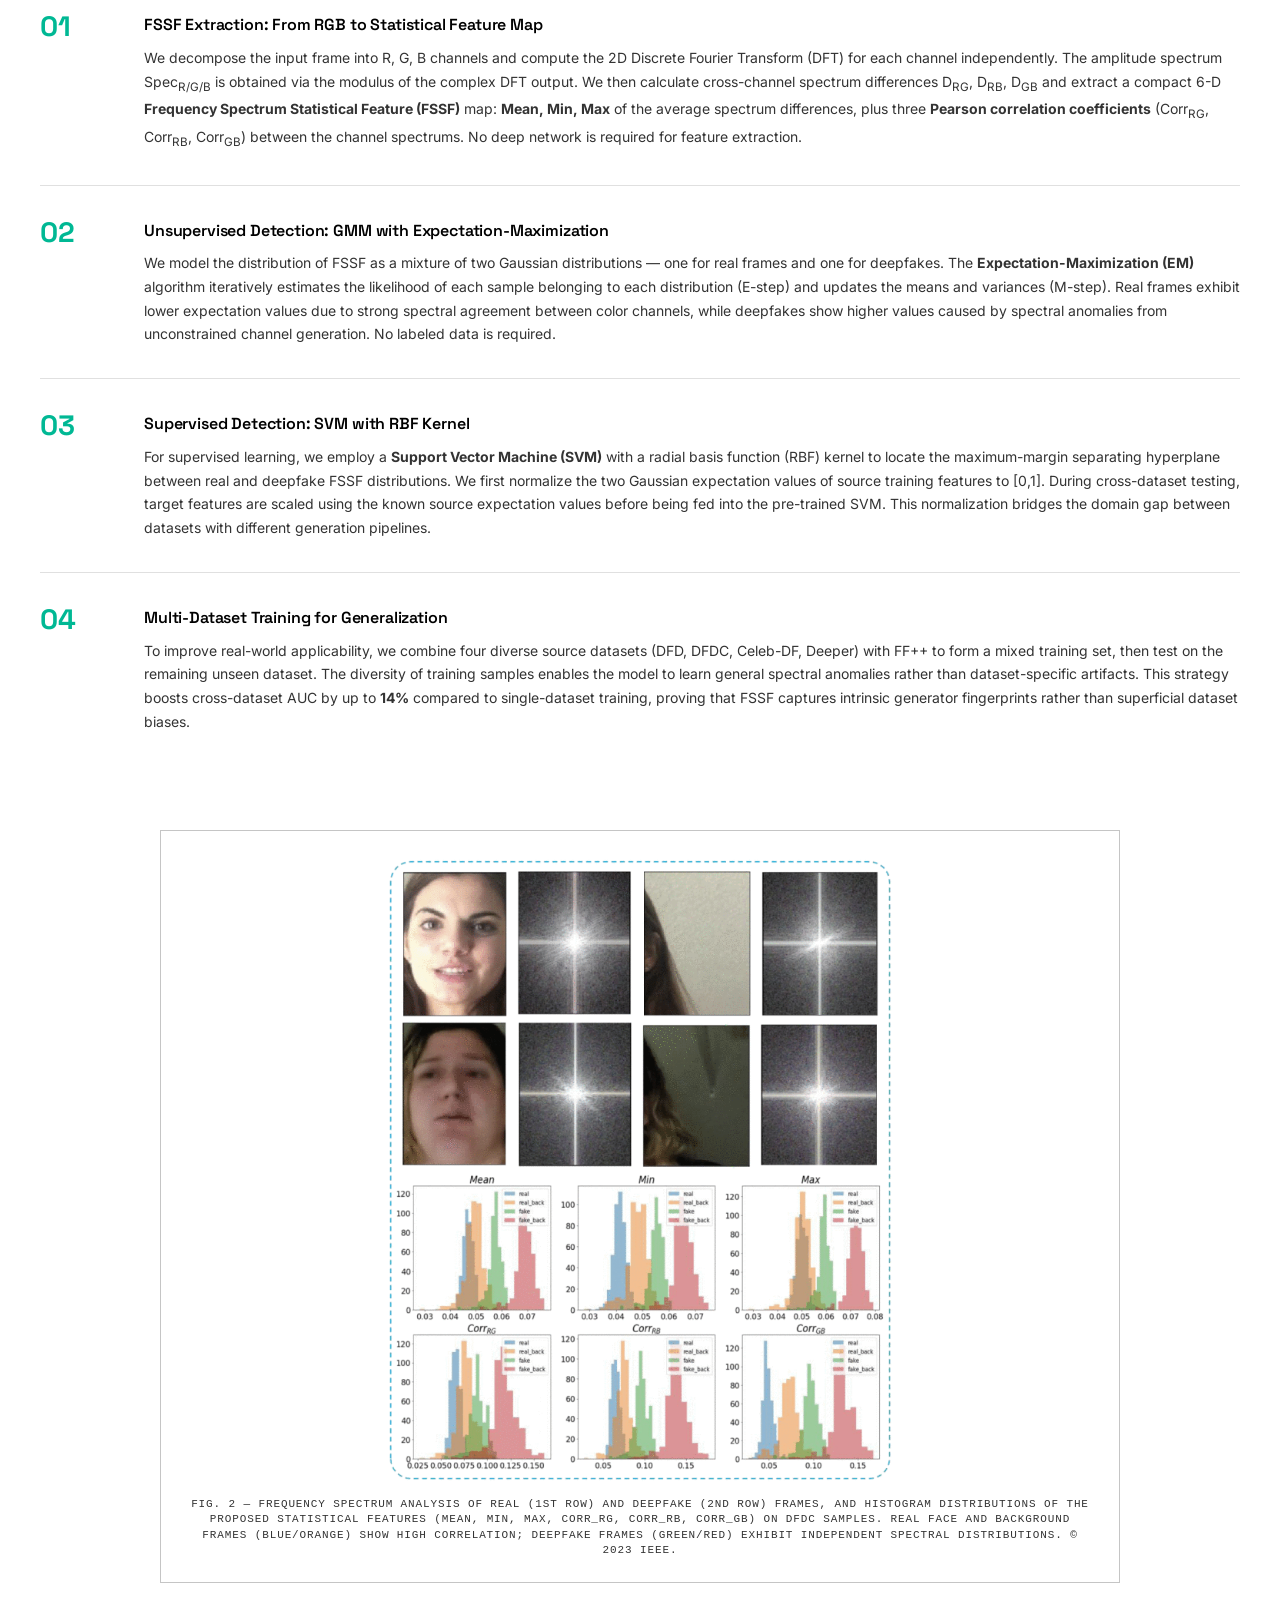
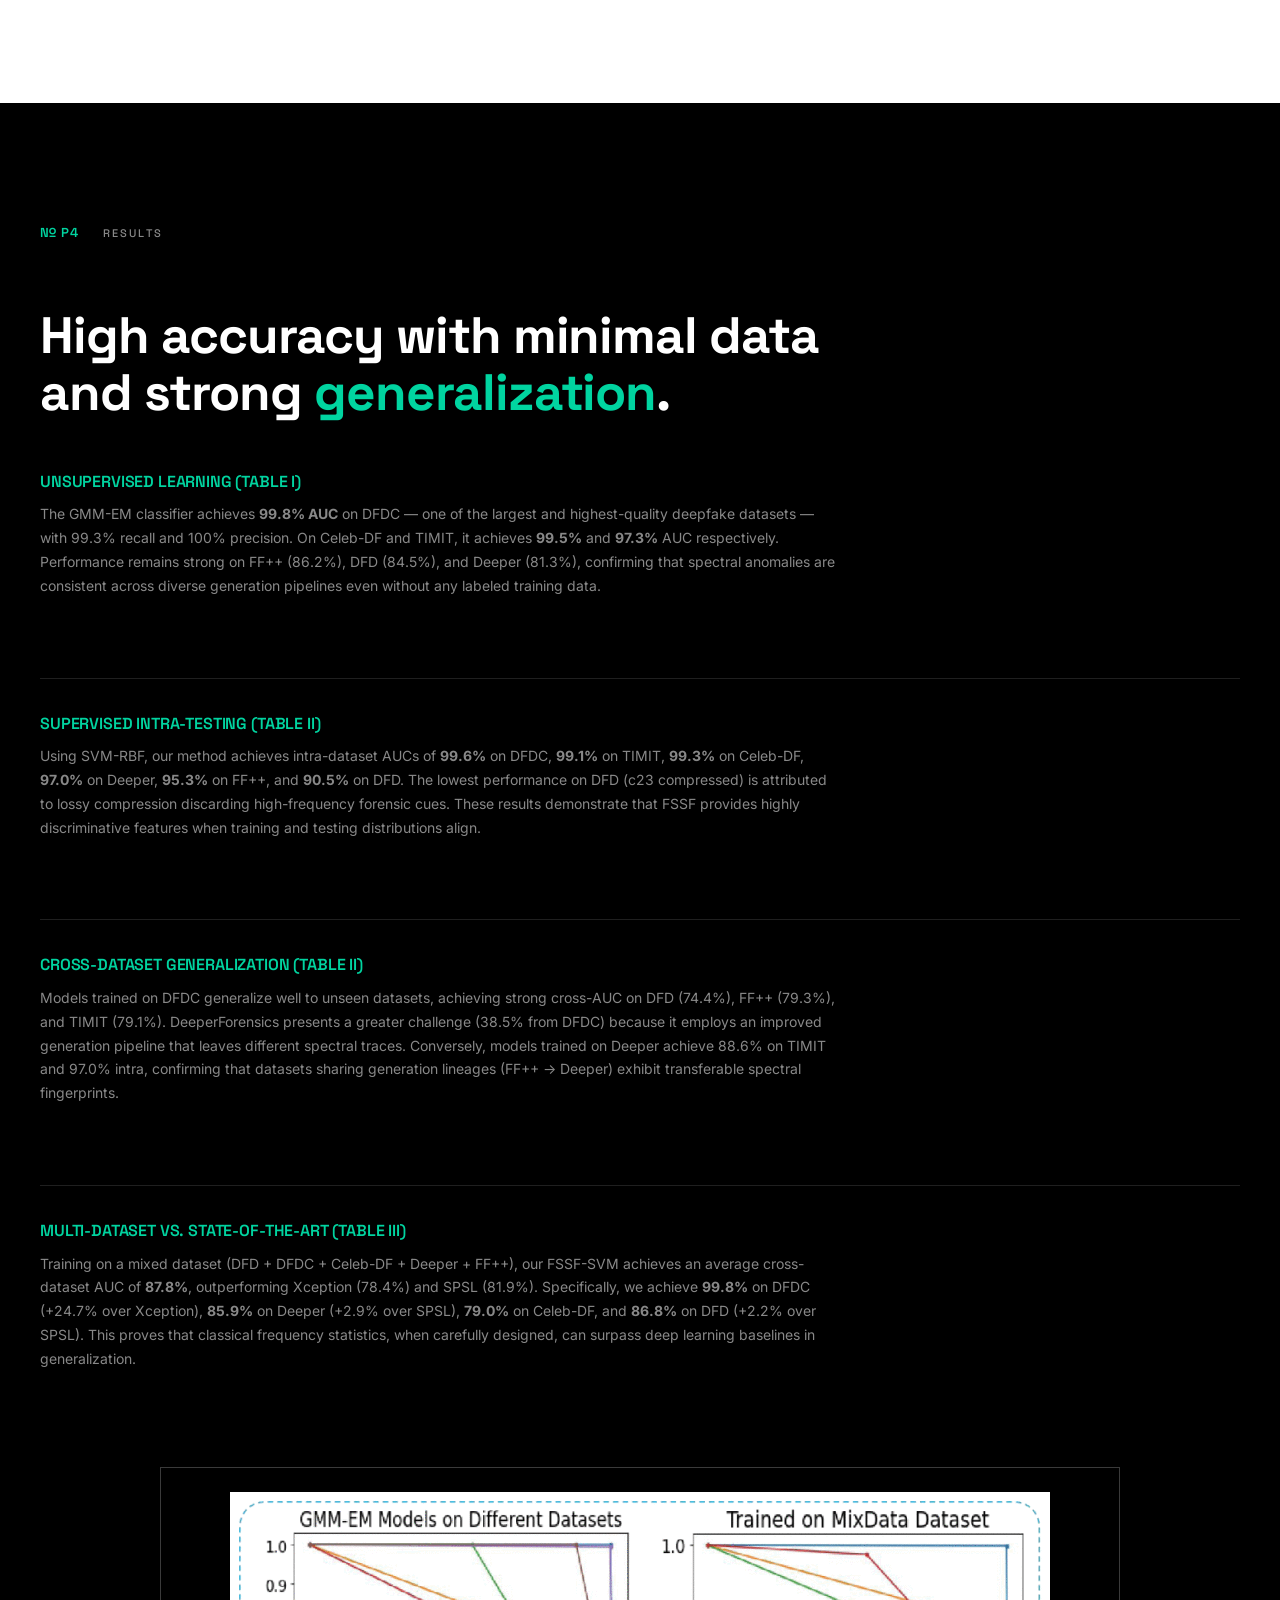
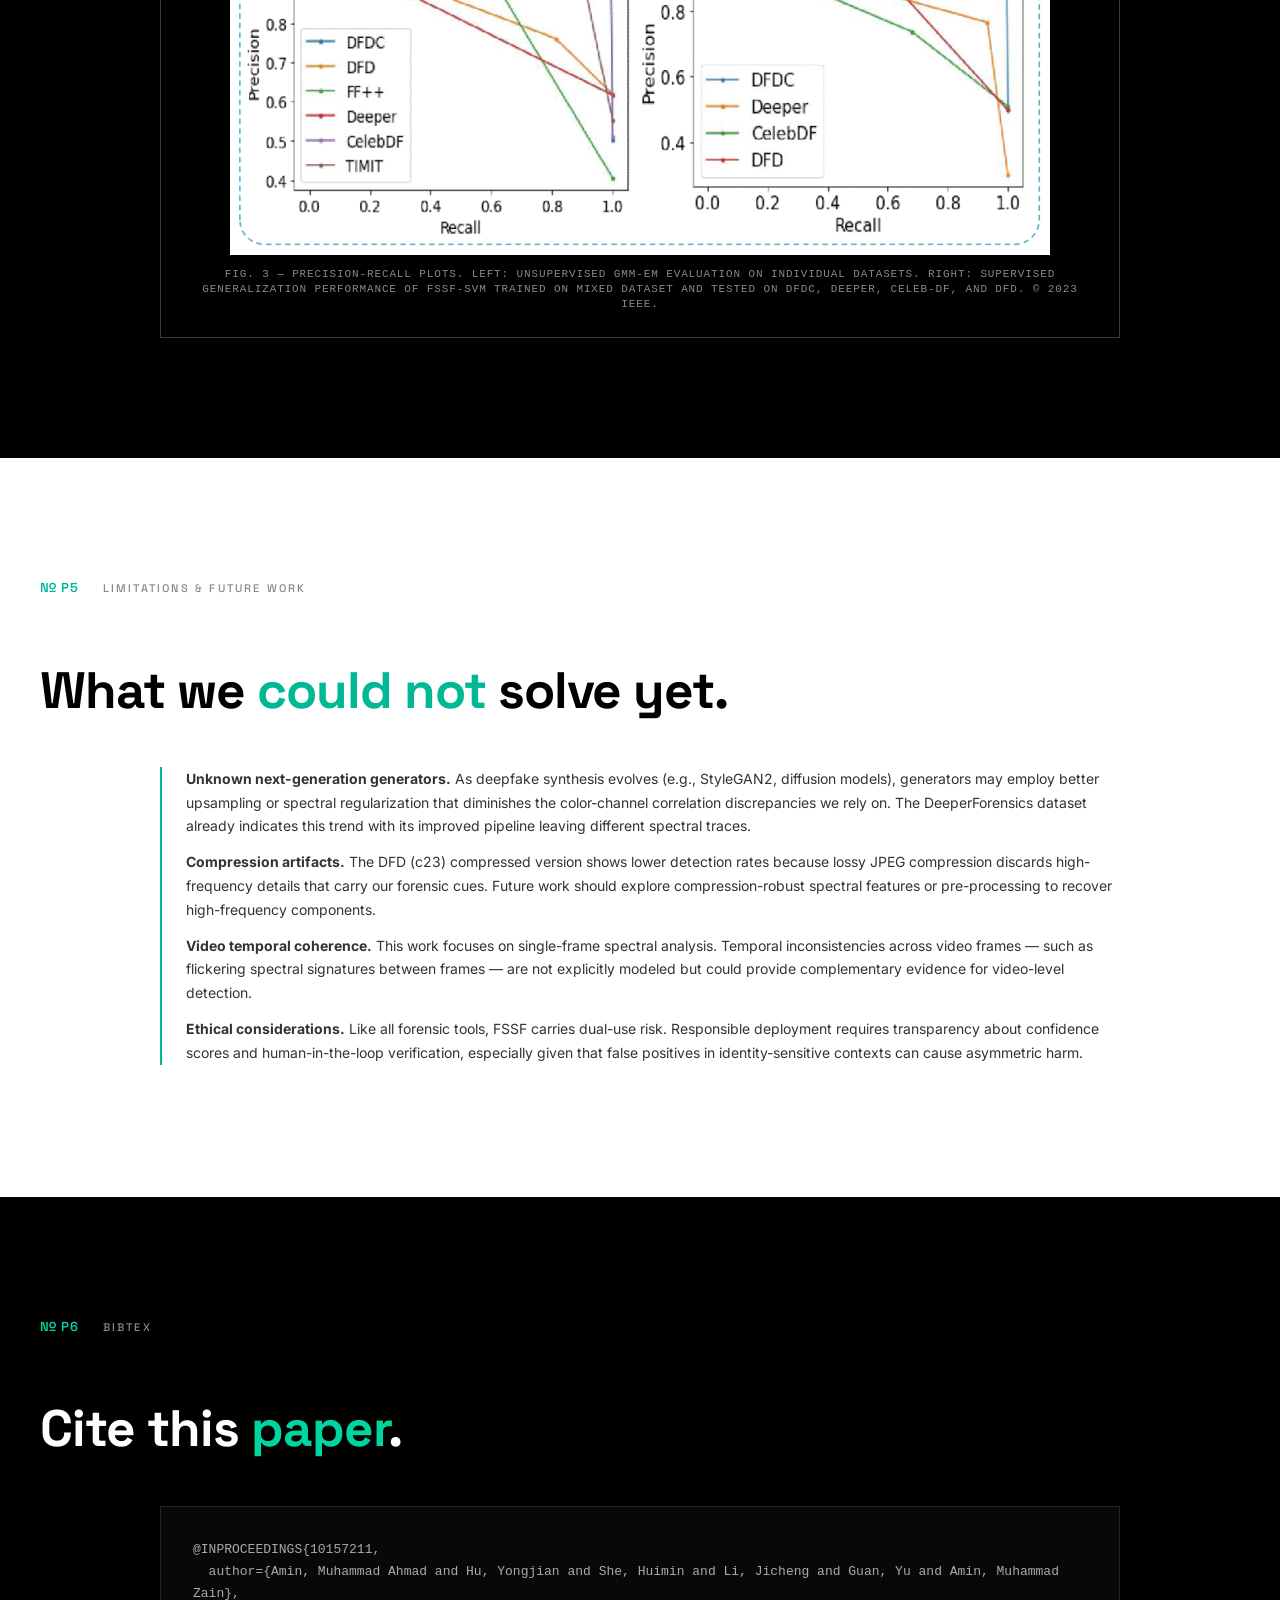
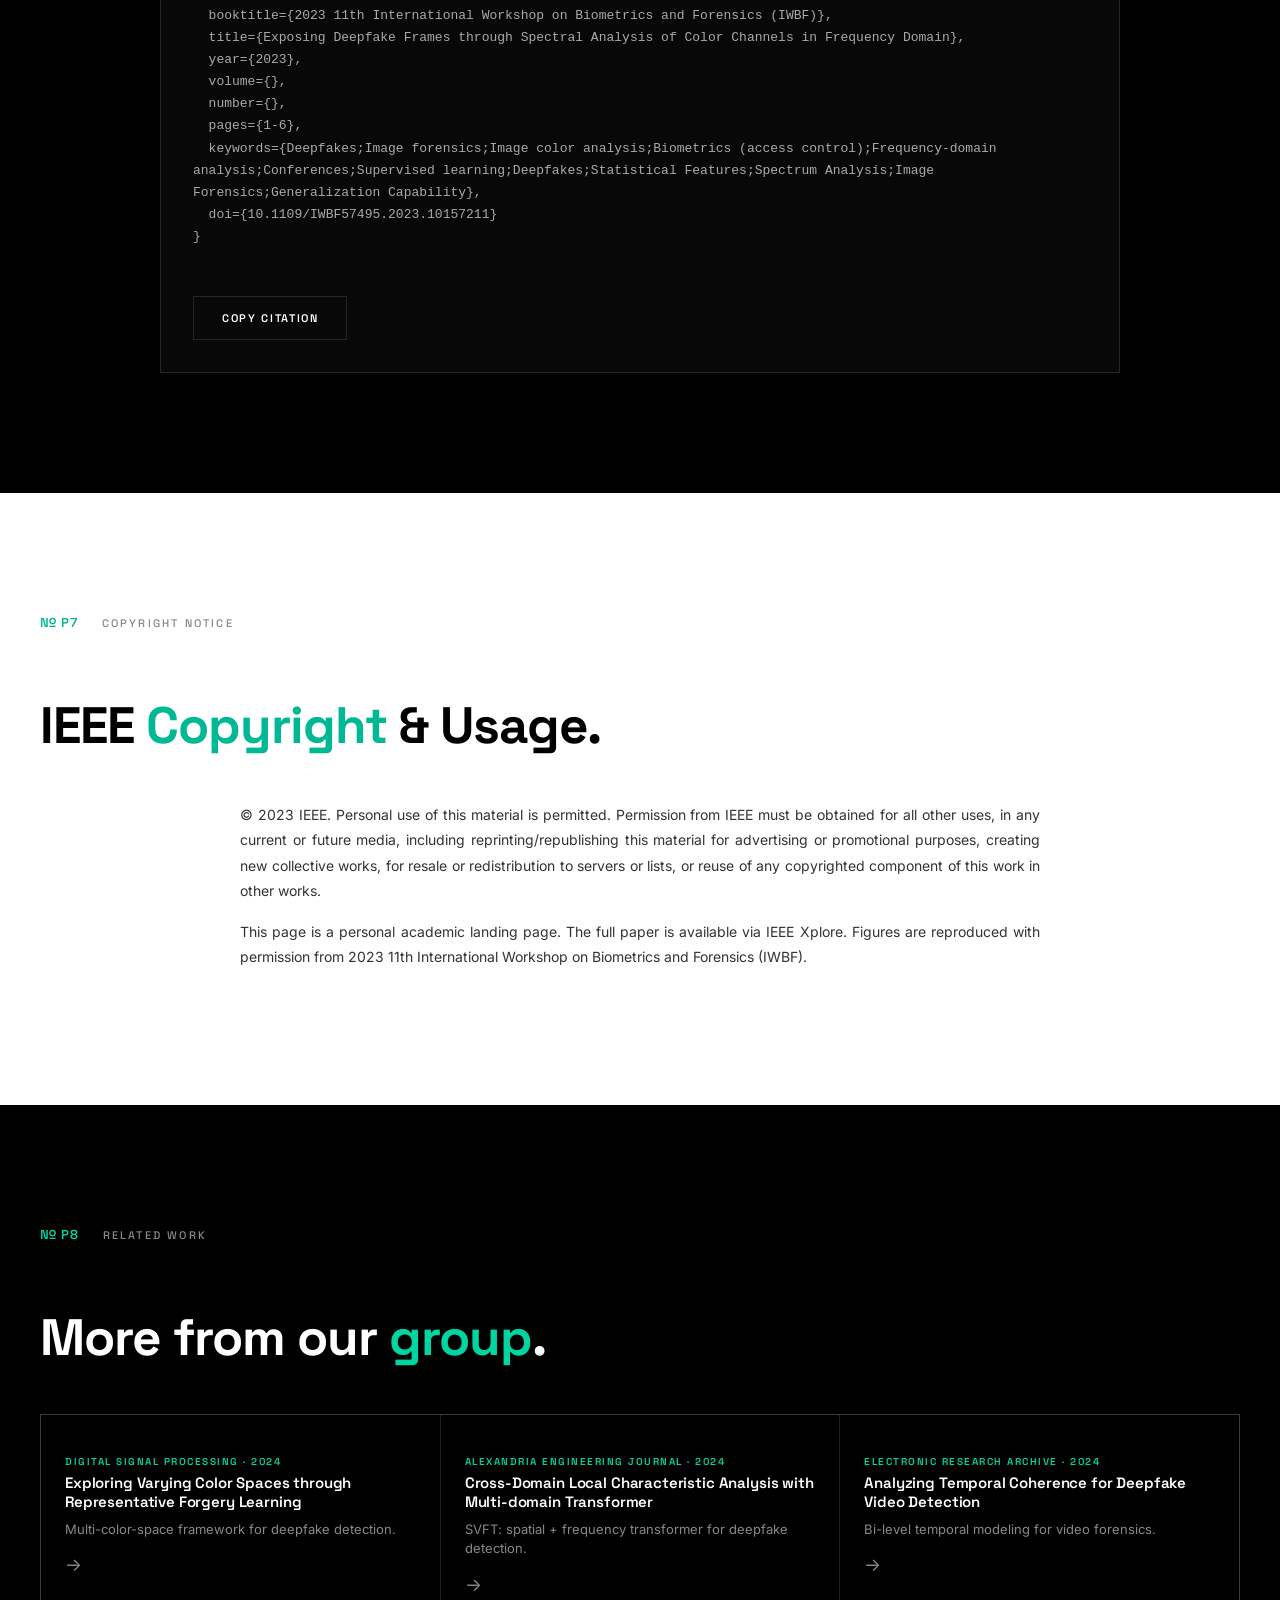
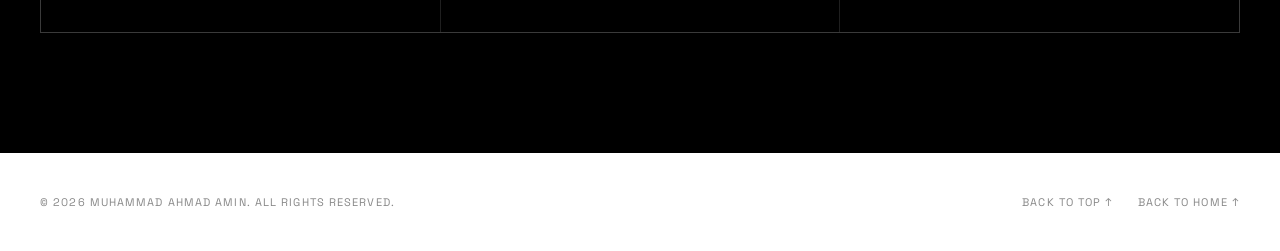
<file: assets/publications/ieee_iwbf.html>
<!DOCTYPE html>
<html lang="en">
<head>
    <meta charset="utf-8" />
    <meta name="viewport" content="width=device-width, initial-scale=1" />
    <title>Exposing Deepfake Frames through Spectral Analysis — Muhammad Ahmad Amin</title>
    <meta name="description" content="Exposing Deepfake Frames through Spectral Analysis of Color Channels in Frequency Domain. IEEE IWBF 2023." />

    <!-- Custom SVG Favicon (Baked in) -->
    <link rel="icon" href="data:image/svg+xml,%3Csvg xmlns='http://www.w3.org/2000/svg' viewBox='0 0 512 512'%3E%3Crect width='512' height='512' rx='90' fill='%2300b894'/%3E%3Cpath d='M116 103 H216 L136 219' fill='none' stroke='%23000' stroke-width='20' stroke-linecap='round' stroke-linejoin='round'/%3E%3Cpath d='M296 103 V219 M296 103 L346 149 L396 103 M396 103 V219' fill='none' stroke='%23000' stroke-width='20' stroke-linecap='round' stroke-linejoin='round'/%3E%3Cpath d='M116 409 L166 299 L216 409' fill='none' stroke='%23000' stroke-width='20' stroke-linecap='round' stroke-linejoin='round'/%3E%3Cpath d='M296 409 L346 299 L396 409' fill='none' stroke='%23000' stroke-width='20' stroke-linecap='round' stroke-linejoin='round'/%3E%3C/svg%3E" type="image/svg+xml" />

    <link rel="preconnect" href="https://fonts.googleapis.com">
    <link rel="preconnect" href="https://fonts.gstatic.com" crossorigin>
    <link href="https://fonts.googleapis.com/css2?family=Space+Grotesk:wght@300;400;500;600;700&family=Inter:wght@300;400;500;600;700&display=swap" rel="stylesheet">
    <link rel="stylesheet" href="../css/style.css" />
    <link rel="stylesheet" href="../css/subpages.css" />
</head>
<body>

    <!-- Side Dock — Social Links -->
    <aside class="side-dock" id="sideDock" aria-label="Social links">
        <div class="dock-links">
            <a href="https://twitter.com/7AhmadAmin" target="_blank" rel="noreferrer" aria-label="X / Twitter">
                <svg xmlns="http://www.w3.org/2000/svg" viewBox="0 0 256 256" width="32" height="32" fill="currentColor"><path d="M247.39,68.94A8,8,0,0,0,240,64H209.57A48.66,48.66,0,0,0,168.1,40a46.91,46.91,0,0,0-33.75,13.7A47.9,47.9,0,0,0,120,88v6.09C79.74,83.47,46.81,50.72,46.46,50.37a8,8,0,0,0-13.65,4.92c-4.31,47.79,9.57,79.77,22,98.18a110.93,110.93,0,0,0,21.88,24.2c-15.23,17.53-39.21,26.74-39.47,26.84a8,8,0,0,0-3.85,11.93c.75,1.12,3.75,5.05,11.08,8.72C53.51,229.7,65.48,232,80,232c70.67,0,129.72-54.42,135.75-124.44l29.91-29.9A8,8,0,0,0,247.39,68.94Zm-45,29.41a8,8,0,0,0-2.32,5.14C196,166.58,143.28,216,80,216c-10.56,0-18-1.4-23.22-3.08,11.51-6.25,27.56-17,37.88-32.48A8,8,0,0,0,92,169.08c-.47-.27-43.91-26.34-44-96,16,13,45.25,33.17,78.67,38.79A8,8,0,0,0,136,104V88a32,32,0,0,1,9.6-22.92A30.94,30.94,0,0,1,167.9,56c12.66.16,24.49,7.88,29.44,19.21A8,8,0,0,0,204.67,80h16Z"></path></svg>
            </a>
            <a href="https://github.com/7AhmadAmin" target="_blank" rel="noreferrer" aria-label="GitHub">
                <svg viewBox="0 0 24 24" fill="none" stroke="currentColor" stroke-width="1.5" stroke-linecap="round" stroke-linejoin="round">
                    <path d="M9 19c-5 1.5-5-2.5-7-3m14 6v-3.87a3.37 3.37 0 0 0-.94-2.61c3.14-.35 6.44-1.54 6.44-7A5.44 5.44 0 0 0 20 4.77 5.07 5.07 0 0 0 19.91 1S18.73.65 16 2.48a13.38 13.38 0 0 0-7 0C6.27.65 5.09 1 5.09 1A5.07 5.07 0 0 0 5 4.77a5.44 5.44 0 0 0-1.5 3.78c0 5.42 3.3 6.61 6.44 7A3.37 3.37 0 0 0 9 18.13V22"/>
                </svg>
            </a>
            <a href="https://scholar.google.com/citations?hl=en&user=57ouxVcAAAAJ" target="_blank" rel="noreferrer" aria-label="Google Scholar">
                <svg viewBox="0 0 24 24" fill="none" stroke="currentColor" stroke-width="1.5" stroke-linecap="round" stroke-linejoin="round">
                    <path d="M22 10l-10-6-10 6 10 6 10-6z"/>
                    <path d="M6 12v5l6 3 6-3v-5"/>
                </svg>
            </a>
            <a href="https://www.linkedin.com/in/7ahmadamin" target="_blank" rel="noreferrer" aria-label="LinkedIn">
                <svg xmlns="http://www.w3.org/2000/svg" viewBox="0 0 256 256" width="32" height="32" fill="currentColor"><path d="M216,24H40A16,16,0,0,0,24,40V216a16,16,0,0,0,16,16H216a16,16,0,0,0,16-16V40A16,16,0,0,0,216,24Zm0,192H40V40H216V216ZM96,112v64a8,8,0,0,1-16,0V112a8,8,0,0,1,16,0Zm88,28v36a8,8,0,0,1-16,0V140a20,20,0,0,0-40,0v36a8,8,0,0,1-16,0V112a8,8,0,0,1,15.79-1.78A36,36,0,0,1,184,140ZM100,84A12,12,0,1,1,88,72,12,12,0,0,1,100,84Z"></path></svg>
            </a>
        </div>
        <button class="dock-toggle" id="dockToggle" aria-label="Toggle social links" aria-expanded="false">
            <span class="toggle-label">Socials</span>
        </button>
    </aside>

    <!-- Navigation -->
    <nav class="nav" id="nav">
        <div class="nav-inner">
            <a href="../../index.html#top" class="nav-name" id="navName">
                <span class="nav-name-text">MUHAMMAD AHMAD AMIN</span>
            </a>
            <div class="nav-links">
                <a href="../../index.html#about"><span class="en">ABOUT</span><span class="zh">关于</span></a>
                <a href="../../index.html#research"><span class="en">RESEARCH</span><span class="zh">研究</span></a>
                <a href="../../index.html#experience"><span class="en">WORK</span><span class="zh">工作</span></a>
                <a href="../../index.html#projects"><span class="en">FUNDING</span><span class="zh">基金</span></a>
                <a href="../../index.html#publications"><span class="en">PAPERS</span><span class="zh">论文</span></a>
                <a href="../../index.html#talks"><span class="en">TALKS</span><span class="zh">报告</span></a>
                <a href="../../index.html#news"><span class="en">NEWS</span><span class="zh">动态</span></a>
                <a href="../../index.html#contact"><span class="en">CONTACT</span><span class="zh">联系</span></a>
            </div>
            <div class="nav-actions">
                <a href="../CV/resume.html" target="_blank" rel="noreferrer" class="cv-btn">
                    <span class="en">CV ↓</span>
                    <span class="zh">简历 ↓</span>
                </a>
                <button class="lang-btn lang-btn-desktop" aria-label="Toggle language">EN / 中</button>
                <button class="lang-btn lang-btn-mobile" aria-label="Toggle language">EN / 中</button>
            </div>
        </div>
    </nav>

    <!-- Hero -->
    <header class="subpage-hero" id="top">
        <div class="hero-bg"></div>
        <div class="subpage-hero-content">
            <p class="hero-label">
                <span class="en">PUBLICATION</span><span class="zh">论文</span> · IEEE IWBF · 2023
            </p>
            <h1 class="hero-title">
                <span class="en">Exposing Deepfake Frames through Spectral Analysis of Color Channels in Frequency Domain</span>
                <span class="zh">基于频域颜色通道频谱分析的深度伪造帧检测</span>
            </h1>

            <div class="author-grid">
                <span class="author-block"><a href="../../index.html#about">M. A. Amin</a><sup>1</sup></span>
                <span class="author-block">Y. Hu<sup>1</sup></span>
                <span class="author-block">H. She<sup>1</sup></span>
                <span class="author-block">J. Li<sup>1</sup></span>
                <span class="author-block">Y. Guan<sup>2</sup></span>
                <span class="author-block">M. Z. Amin<sup>3</sup></span>
            </div>
            <div class="affiliation-list">
                <span><sup>1</sup><span class="en">School of Electronic and Information Engineering, South China University of Technology, Guangzhou, P.R. China</span><span class="zh">华南理工大学电子与信息学院，广州，中国</span></span>
                <span><sup>2</sup><span class="en">Department of Computer Science, University of Warwick, Coventry, UK</span><span class="zh">华威大学计算机科学系，考文垂，英国</span></span>
                <span><sup>3</sup><span class="en">Université de Bourgogne, Le Creusot, France</span><span class="zh">勃艮第大学，勒克勒佐，法国</span></span>
            </div>

            <div class="link-buttons">
                <a href="https://ieeexplore.ieee.org/abstract/document/10157211" class="link-btn" target="_blank" rel="noopener noreferrer">
                    <svg viewBox="0 0 24 24" fill="none" stroke="currentColor" stroke-width="1.5"><path d="M14 2H6a2 2 0 0 0-2 2v16a2 2 0 0 0 2 2h12a2 2 0 0 0 2-2V8z"/><polyline points="14 2 14 8 20 8"/><line x1="16" y1="13" x2="8" y2="13"/><line x1="16" y1="17" x2="8" y2="17"/><polyline points="10 9 9 9 8 9"/></svg>
                    <span class="en">Paper</span><span class="zh">Paper</span>
                </a>
                <a href="https://doi.org/10.1109/IWBF57495.2023.10157211" class="link-btn" target="_blank" rel="noopener noreferrer">
                    <svg viewBox="0 0 24 24" fill="none" stroke="currentColor" stroke-width="1.5"><path d="M4 19.5A2.5 2.5 0 0 1 6.5 17H20"/><path d="M6.5 2H20v20H6.5A2.5 2.5 0 0 1 4 19.5v-15A2.5 2.5 0 0 1 6.5 2z"/></svg>
                    <span class="en">DOI</span><span class="zh">DOI</span>
                </a>
            </div>
        </div>
    </header>

    <!-- Abstract -->
    <section class="section section-white" id="abstract">
        <div class="container">
            <div class="section-header">
                <span class="section-num">№ P1</span>
                <p class="eyebrow"><span class="en">ABSTRACT</span><span class="zh">摘要</span></p>
            </div>
            <h2 class="section-heading">
                <span class="en">What is the <em>problem</em> and what did we do?</span>
                <span class="zh">我们解决了什么<em>问题</em>？</span>
            </h2>
            <div class="abstract-block">
                <p>
                    <span class="en">Generative neural networks can create convincing synthesized results that are hard to tell apart from authentic content. With the proliferation of false news and disinformation online, developing effective techniques for detecting deepfakes has become urgent. Most recent detection algorithms rely on deep learning methods that need enormous volumes of labeled training data, making them impractical when data is scarce.</span>
                    <span class="zh">生成神经网络可以创建令人信服的合成结果，难以与真实内容区分。随着网上虚假新闻和错误信息的泛滥，开发有效的深度伪造检测技术已变得紧迫。大多数最近的检测算法依赖需要大量标记训练数据的深度学习方法，在数据稀缺时难以实用。</span>
                </p>
                <p>
                    <span class="en">We conduct a comprehensive frequency spectrum analysis on deepfake frames and their color channels to detect spectral anomalies and statistical features. We propose <strong>Frequency Spectrum Statistical Features (FSSF)</strong>, a compact 6-D feature map comprising Pearson correlation coefficients between RGB channel spectrums and descriptive statistics (Mean, Min, Max) of average spectrum differences. We employ both <strong>unsupervised GMM-EM</strong> and <strong>supervised SVM-RBF</strong> classifiers, requiring minimal training data while achieving high accuracy and strong cross-dataset generalization.</span>
                    <span class="zh">我们对深度伪造帧及其颜色通道进行全面的频谱分析，以检测频谱异常和统计特征。我们提出了<strong>频谱统计特征（FSSF）</strong>——一种紧凑的6维特征图，包含RGB通道频谱之间的皮尔逊相关系数和平均频谱差异的描述性统计量（均值、最小值、最大值）。我们采用<strong>无监督GMM-EM</strong>和<strong>监督SVM-RBF</strong>分类器，仅需最少训练数据即可实现高准确率和强跨数据集泛化。</span>
                </p>
                <p>
                    <span class="en">Evaluations on FaceForensics++, DeepFakeTIMIT, DFD, Celeb-DF, DFDC, and DeeperForensics demonstrate that FSSF effectively exposes spectral discrepancies originating from generator upsampling operations. Our unsupervised approach achieves <strong>99.8% AUC</strong> on DFDC, and our supervised multi-dataset strategy achieves an average <strong>87.8% AUC</strong> across unseen domains, surpassing Xception and SPSL by significant margins.</span>
                    <span class="zh">在FaceForensics++、DeepFakeTIMIT、DFD、Celeb-DF、DFDC和DeeperForensics上的评估表明，FSSF有效暴露了源自生成器上采样操作的频谱差异。我们的无监督方法在DFDC上达到<strong>99.8% AUC</strong>，监督多数据集策略在未见域上达到平均<strong>87.8% AUC</strong>，大幅超越Xception和SPSL。</span>
                </p>
            </div>
        </div>
    </section>

    <!-- Teaser -->
    <section class="section section-black" id="teaser">
        <div class="container">
            <div class="section-header">
                <span class="section-num">№ P2</span>
                <p class="eyebrow"><span class="en">FRAMEWORK OVERVIEW</span><span class="zh">框架概览</span></p>
            </div>
            <h2 class="section-heading">
                <span class="en">From color channels to spectral <em>evidence</em>: a lightweight pipeline.</span>
                <span class="zh">从颜色通道到频谱<em>证据</em>：一个轻量级流程。</span>
            </h2>
            <div class="figure-grid single">
                <div class="figure-item">
                    <img src="IEEE_IWBF/1.gif" alt="Fig. 1 — Overview of proposed FSSF pipeline" loading="lazy" />
                    <span class="figure-caption">
                        <span class="en">Fig. 1 — Overview of the proposed deepfake detection pipeline. Input frames are decomposed into RGB channels; 2D DFT amplitude spectra are computed; cross-channel spectrum differences are analyzed; and statistical features (Mean, Min, Max, Corr_RG, Corr_RB, Corr_GB) are fed into GMM-EM or SVM classifiers.</span>
                        <span class="zh">图1 — 所提出的深度伪造检测流程概览。输入帧被分解为RGB通道；计算二维DFT幅度频谱；分析跨通道频谱差异；并将统计特征（均值、最小值、最大值、Corr_RG、Corr_RB、Corr_GB）输入GMM-EM或SVM分类器。</span>
                    </span>
                </div>
            </div>
            <p style="margin-top:24px; font-size:12px; color:var(--gray); text-align:center; line-height:1.6;">
                <span class="en">© 2023 IEEE. Figure reproduced with permission from 2023 11th International Workshop on Biometrics and Forensics (IWBF). Personal use of this material is permitted. Permission from IEEE must be obtained for all other uses.</span>
                <span class="zh">© 2023 IEEE。经2023第11届生物识别与取证国际研讨会（IWBF）许可转载。允许个人使用此材料。所有其他用途必须获得IEEE许可。</span>
            </p>
        </div>
    </section>

    <!-- Method -->
    <section class="section section-white" id="method">
        <div class="container">
            <div class="section-header">
                <span class="section-num">№ P3</span>
                <p class="eyebrow"><span class="en">METHOD</span><span class="zh">方法</span></p>
            </div>
            <h2 class="section-heading">
                <span class="en">Spectral anomalies are the <em>fingerprints</em> of generative upsampling.</span>
                <span class="zh">频谱异常是生成式上采样的<em>指纹</em>。</span>
            </h2>
            <div class="method-steps">
                <div class="method-step">
                    <span class="step-num">01</span>
                    <div class="step-content">
                        <h4><span class="en">FSSF Extraction: From RGB to Statistical Feature Map</span><span class="zh">FSSF提取：从RGB到统计特征图</span></h4>
                        <p>
                            <span class="en">We decompose the input frame into R, G, B channels and compute the 2D Discrete Fourier Transform (DFT) for each channel independently. The amplitude spectrum Spec<sub>R/G/B</sub> is obtained via the modulus of the complex DFT output. We then calculate cross-channel spectrum differences D<sub>RG</sub>, D<sub>RB</sub>, D<sub>GB</sub> and extract a compact 6-D <strong>Frequency Spectrum Statistical Feature (FSSF)</strong> map: <strong>Mean, Min, Max</strong> of the average spectrum differences, plus three <strong>Pearson correlation coefficients</strong> (Corr<sub>RG</sub>, Corr<sub>RB</sub>, Corr<sub>GB</sub>) between the channel spectrums. No deep network is required for feature extraction.</span>
                            <span class="zh">我们将输入帧分解为R、G、B通道，并独立计算每个通道的二维离散傅里叶变换（DFT）。通过复数DFT输出的模获得幅度频谱Spec<sub>R/G/B</sub>。然后计算跨通道频谱差异D<sub>RG</sub>、D<sub>RB</sub>、D<sub>GB</sub>，并提取紧凑的6维<strong>频谱统计特征（FSSF）</strong>图：平均频谱差异的<strong>均值、最小值、最大值</strong>，加上三个通道频谱之间的<strong>皮尔逊相关系数</strong>（Corr<sub>RG</sub>、Corr<sub>RB</sub>、Corr<sub>GB</sub>）。特征提取不需要深度网络。</span>
                        </p>
                    </div>
                </div>
                <div class="method-step">
                    <span class="step-num">02</span>
                    <div class="step-content">
                        <h4><span class="en">Unsupervised Detection: GMM with Expectation-Maximization</span><span class="zh">无监督检测：期望最大化高斯混合模型</span></h4>
                        <p>
                            <span class="en">We model the distribution of FSSF as a mixture of two Gaussian distributions — one for real frames and one for deepfakes. The <strong>Expectation-Maximization (EM)</strong> algorithm iteratively estimates the likelihood of each sample belonging to each distribution (E-step) and updates the means and variances (M-step). Real frames exhibit lower expectation values due to strong spectral agreement between color channels, while deepfakes show higher values caused by spectral anomalies from unconstrained channel generation. No labeled data is required.</span>
                            <span class="zh">我们将FSSF的分布建模为两个高斯分布的混合——一个用于真实帧，一个用于深度伪造。<strong>期望最大化（EM）</strong>算法迭代估计每个样本属于每个分布的可能性（E步）并更新均值和方差（M步）。真实帧由于颜色通道之间强烈的频谱一致性而表现出较低的期望值，而深度伪造由于无约束通道生成导致的频谱异常而显示出较高值。不需要标记数据。</span>
                        </p>
                    </div>
                </div>
                <div class="method-step">
                    <span class="step-num">03</span>
                    <div class="step-content">
                        <h4><span class="en">Supervised Detection: SVM with RBF Kernel</span><span class="zh">监督检测：RBF核支持向量机</span></h4>
                        <p>
                            <span class="en">For supervised learning, we employ a <strong>Support Vector Machine (SVM)</strong> with a radial basis function (RBF) kernel to locate the maximum-margin separating hyperplane between real and deepfake FSSF distributions. We first normalize the two Gaussian expectation values of source training features to [0,1]. During cross-dataset testing, target features are scaled using the known source expectation values before being fed into the pre-trained SVM. This normalization bridges the domain gap between datasets with different generation pipelines.</span>
                            <span class="zh">对于监督学习，我们采用具有径向基函数（RBF）核的<strong>支持向量机（SVM）</strong>来定位真实和深度伪造FSSF分布之间的最大间隔分离超平面。我们首先将源训练特征的两个高斯期望值归一化到[0,1]。在跨数据集测试期间，目标特征使用已知的源期望值进行缩放，然后输入预训练的SVM。这种归一化弥合了具有不同生成流程的数据集之间的域差距。</span>
                        </p>
                    </div>
                </div>
                <div class="method-step">
                    <span class="step-num">04</span>
                    <div class="step-content">
                        <h4><span class="en">Multi-Dataset Training for Generalization</span><span class="zh">多数据集训练以实现泛化</span></h4>
                        <p>
                            <span class="en">To improve real-world applicability, we combine four diverse source datasets (DFD, DFDC, Celeb-DF, Deeper) with FF++ to form a mixed training set, then test on the remaining unseen dataset. The diversity of training samples enables the model to learn general spectral anomalies rather than dataset-specific artifacts. This strategy boosts cross-dataset AUC by up to <strong>14%</strong> compared to single-dataset training, proving that FSSF captures intrinsic generator fingerprints rather than superficial dataset biases.</span>
                            <span class="zh">为了提高现实世界的适用性，我们将四个不同的源数据集（DFD、DFDC、Celeb-DF、Deeper）与FF++组合形成混合训练集，然后在剩余的未见数据集上进行测试。训练样本的多样性使模型能够学习通用频谱异常，而非数据集特定的伪影。与单数据集训练相比，该策略将跨数据集AUC提升了高达<strong>14%</strong>，证明FSSF捕捉的是内在生成器指纹而非表面数据集偏置。</span>
                        </p>
                    </div>
                </div>
            </div>

            <!-- Method figure -->
            <div class="figure-grid single" style="margin-top:64px;">
                <div class="figure-item">
                    <img src="IEEE_IWBF/2.gif" alt="Fig. 2 — Frequency spectrum analysis and statistical feature histograms" loading="lazy" />
                    <span class="figure-caption">
                        <span class="en">Fig. 2 — Frequency spectrum analysis of real (1st row) and deepfake (2nd row) frames, and histogram distributions of the proposed statistical features (Mean, Min, Max, Corr_RG, Corr_RB, Corr_GB) on DFDC samples. Real face and background frames (blue/orange) show high correlation; deepfake frames (green/red) exhibit independent spectral distributions. © 2023 IEEE.</span>
                        <span class="zh">图2 — 真实（第一行）和深度伪造（第二行）帧的频谱分析，以及在DFDC样本上提出的统计特征（均值、最小值、最大值、Corr_RG、Corr_RB、Corr_GB）的直方图分布。真实人脸和背景帧（蓝/橙）显示出高相关性；深度伪造帧（绿/红）表现出独立的频谱分布。© 2023 IEEE。</span>
                    </span>
                </div>
            </div>
        </div>
    </section>

    <!-- Results -->
    <section class="section section-black" id="results">
        <div class="container">
            <div class="section-header">
                <span class="section-num">№ P4</span>
                <p class="eyebrow"><span class="en">RESULTS</span><span class="zh">结果</span></p>
            </div>
            <h2 class="section-heading">
                <span class="en">High accuracy with minimal data and strong <em>generalization</em>.</span>
                <span class="zh">以最少数据实现高准确率和强<em>泛化</em>。</span>
            </h2>

            <div class="statement-strip" style="margin-top:0; border-top:none; padding-top:0;">
                <h3><span class="en">Unsupervised Learning (Table I)</span><span class="zh">无监督学习（表I）</span></h3>
                <p>
                    <span class="en">The GMM-EM classifier achieves <strong>99.8% AUC</strong> on DFDC — one of the largest and highest-quality deepfake datasets — with 99.3% recall and 100% precision. On Celeb-DF and TIMIT, it achieves <strong>99.5%</strong> and <strong>97.3%</strong> AUC respectively. Performance remains strong on FF++ (86.2%), DFD (84.5%), and Deeper (81.3%), confirming that spectral anomalies are consistent across diverse generation pipelines even without any labeled training data.</span>
                    <span class="zh">GMM-EM分类器在DFDC（最大且最高质量的深度伪造数据集之一）上达到<strong>99.8% AUC</strong>，召回率99.3%，精确率100%。在Celeb-DF和TIMIT上分别达到<strong>99.5%</strong>和<strong>97.3%</strong> AUC。在FF++（86.2%）、DFD（84.5%）和Deeper（81.3%）上仍保持强劲性能，证实即使在没有任何标记训练数据的情况下，频谱异常在不同生成流程中也是一致的。</span>
                </p>
            </div>

            <div class="statement-strip" style="margin-top:48px;">
                <h3><span class="en">Supervised Intra-Testing (Table II)</span><span class="zh">监督数据集内测试（表II）</span></h3>
                <p>
                    <span class="en">Using SVM-RBF, our method achieves intra-dataset AUCs of <strong>99.6%</strong> on DFDC, <strong>99.1%</strong> on TIMIT, <strong>99.3%</strong> on Celeb-DF, <strong>97.0%</strong> on Deeper, <strong>95.3%</strong> on FF++, and <strong>90.5%</strong> on DFD. The lowest performance on DFD (c23 compressed) is attributed to lossy compression discarding high-frequency forensic cues. These results demonstrate that FSSF provides highly discriminative features when training and testing distributions align.</span>
                    <span class="zh">使用SVM-RBF，我们的方法在数据集内达到<strong>99.6%</strong>（DFDC）、<strong>99.1%</strong>（TIMIT）、<strong>99.3%</strong>（Celeb-DF）、<strong>97.0%</strong>（Deeper）、<strong>95.3%</strong>（FF++）和<strong>90.5%</strong>（DFD）的AUC。DFD（c23压缩）上的最低性能归因于有损压缩丢弃了高频取证线索。这些结果表明，当训练和测试分布一致时，FSSF提供了高度可区分的特征。</span>
                </p>
            </div>

            <div class="statement-strip" style="margin-top:48px;">
                <h3><span class="en">Cross-Dataset Generalization (Table II)</span><span class="zh">跨数据集泛化（表II）</span></h3>
                <p>
                    <span class="en">Models trained on DFDC generalize well to unseen datasets, achieving strong cross-AUC on DFD (74.4%), FF++ (79.3%), and TIMIT (79.1%). DeeperForensics presents a greater challenge (38.5% from DFDC) because it employs an improved generation pipeline that leaves different spectral traces. Conversely, models trained on Deeper achieve 88.6% on TIMIT and 97.0% intra, confirming that datasets sharing generation lineages (FF++ → Deeper) exhibit transferable spectral fingerprints.</span>
                    <span class="zh">在DFDC上训练的模型很好地泛化到未见数据集，在DFD（74.4%）、FF++（79.3%）和TIMIT（79.1%）上实现强劲的跨AUC。DeeperForensics带来更大挑战（来自DFDC的38.5%），因为它采用改进的生成流程，留下不同的频谱痕迹。相反，在Deeper上训练的模型在TIMIT上达到88.6%、数据集内97.0%，证实共享生成谱系的数据集（FF++ → Deeper）表现出可迁移的频谱指纹。</span>
                </p>
            </div>

            <div class="statement-strip" style="margin-top:48px;">
                <h3><span class="en">Multi-Dataset vs. State-of-the-Art (Table III)</span><span class="zh">多数据集与SOTA对比（表III）</span></h3>
                <p>
                    <span class="en">Training on a mixed dataset (DFD + DFDC + Celeb-DF + Deeper + FF++), our FSSF-SVM achieves an average cross-dataset AUC of <strong>87.8%</strong>, outperforming Xception (78.4%) and SPSL (81.9%). Specifically, we achieve <strong>99.8%</strong> on DFDC (+24.7% over Xception), <strong>85.9%</strong> on Deeper (+2.9% over SPSL), <strong>79.0%</strong> on Celeb-DF, and <strong>86.8%</strong> on DFD (+2.2% over SPSL). This proves that classical frequency statistics, when carefully designed, can surpass deep learning baselines in generalization.</span>
                    <span class="zh">在混合数据集（DFD + DFDC + Celeb-DF + Deeper + FF++）上训练，我们的FSSF-SVM实现平均跨数据集AUC <strong>87.8%</strong>，超越Xception（78.4%）和SPSL（81.9%）。具体而言，我们在DFDC上达到<strong>99.8%</strong>（比Xception高24.7%），Deeper上<strong>85.9%</strong>（比SPSL高2.9%），Celeb-DF上<strong>79.0%</strong>，DFD上<strong>86.8%</strong>（比SPSL高2.2%）。这证明经过精心设计的经典频域统计可以在泛化上超越深度学习基线。</span>
                </p>
            </div>

            <div class="figure-grid single" style="margin-top:64px;">
                <div class="figure-item">
                    <img src="IEEE_IWBF/3.gif" alt="Fig. 3 — Precision-Recall plots" loading="lazy" />
                    <span class="figure-caption">
                        <span class="en">Fig. 3 — Precision-Recall plots. Left: Unsupervised GMM-EM evaluation on individual datasets. Right: Supervised generalization performance of FSSF-SVM trained on mixed dataset and tested on DFDC, Deeper, Celeb-DF, and DFD. © 2023 IEEE.</span>
                        <span class="zh">图3 — 精确率-召回率曲线。左：无监督GMM-EM在单个数据集上的评估。右：在混合数据集上训练并在DFDC、Deeper、Celeb-DF和DFD上测试的FSSF-SVM监督泛化性能。© 2023 IEEE。</span>
                    </span>
                </div>
            </div>
        </div>
    </section>

    <!-- Limitations -->
    <section class="section section-white" id="limitations">
        <div class="container">
            <div class="section-header">
                <span class="section-num">№ P5</span>
                <p class="eyebrow"><span class="en">LIMITATIONS & FUTURE WORK</span><span class="zh">局限性与未来工作</span></p>
            </div>
            <h2 class="section-heading">
                <span class="en">What we <em>could not</em> solve yet.</span>
                <span class="zh">我们<em>尚未</em>解决的问题。</span>
            </h2>
            <div class="limitations-box">
                <p>
                    <span class="en"><strong>Unknown next-generation generators.</strong> As deepfake synthesis evolves (e.g., StyleGAN2, diffusion models), generators may employ better upsampling or spectral regularization that diminishes the color-channel correlation discrepancies we rely on. The DeeperForensics dataset already indicates this trend with its improved pipeline leaving different spectral traces.</span>
                    <span class="zh"><strong>未知下一代生成器。</strong>随着深度伪造合成技术的发展（如StyleGAN2、扩散模型），生成器可能采用更好的上采样或频谱正则化，减少我们依赖的颜色通道相关性差异。DeeperForensics数据集已经通过其改进的流程留下不同频谱痕迹表明了这种趋势。</span>
                </p>
                <p>
                    <span class="en"><strong>Compression artifacts.</strong> The DFD (c23) compressed version shows lower detection rates because lossy JPEG compression discards high-frequency details that carry our forensic cues. Future work should explore compression-robust spectral features or pre-processing to recover high-frequency components.</span>
                    <span class="zh"><strong>压缩伪影。</strong>DFD（c23）压缩版本显示出较低的检测率，因为有损JPEG压缩丢弃了承载我们取证线索的高频细节。未来工作应探索压缩鲁棒的频谱特征或预处理以恢复高频成分。</span>
                </p>
                <p>
                    <span class="en"><strong>Video temporal coherence.</strong> This work focuses on single-frame spectral analysis. Temporal inconsistencies across video frames — such as flickering spectral signatures between frames — are not explicitly modeled but could provide complementary evidence for video-level detection.</span>
                    <span class="zh"><strong>视频时序一致性。</strong>本工作专注于单帧频谱分析。视频帧之间的时序不一致性——如帧间闪烁的频谱特征——未被显式建模，但可为视频级检测提供补充证据。</span>
                </p>
                <p>
                    <span class="en"><strong>Ethical considerations.</strong> Like all forensic tools, FSSF carries dual-use risk. Responsible deployment requires transparency about confidence scores and human-in-the-loop verification, especially given that false positives in identity-sensitive contexts can cause asymmetric harm.</span>
                    <span class="zh"><strong>伦理考量。</strong>与所有取证工具一样，FSSF具有双重用途风险。负责任的部署需要关于置信度分数的透明度和人在回路验证，特别是在身份敏感环境中假阳性可能导致不对称危害的情况下。</span>
                </p>
            </div>
        </div>
    </section>

    <!-- BibTeX -->
    <section class="section section-black" id="bibtex">
        <div class="container">
            <div class="section-header">
                <span class="section-num">№ P6</span>
                <p class="eyebrow"><span class="en">BIBTEX</span><span class="zh">引用</span></p>
            </div>
            <h2 class="section-heading">
                <span class="en">Cite this <em>paper</em>.</span>
                <span class="zh">引用此<em>论文</em>。</span>
            </h2>
            <div class="bibtex-block" id="bibtexBlock">
                <pre><code id="bibtexCode">@INPROCEEDINGS{10157211,
  author={Amin, Muhammad Ahmad and Hu, Yongjian and She, Huimin and Li, Jicheng and Guan, Yu and Amin, Muhammad Zain},
  booktitle={2023 11th International Workshop on Biometrics and Forensics (IWBF)}, 
  title={Exposing Deepfake Frames through Spectral Analysis of Color Channels in Frequency Domain}, 
  year={2023},
  volume={},
  number={},
  pages={1-6},
  keywords={Deepfakes;Image forensics;Image color analysis;Biometrics (access control);Frequency-domain analysis;Conferences;Supervised learning;Deepfakes;Statistical Features;Spectrum Analysis;Image Forensics;Generalization Capability},
  doi={10.1109/IWBF57495.2023.10157211}
}</code></pre>
                <button class="btn bibtex-copy" id="bibtexCopy" aria-label="Copy BibTeX citation">
                    <span class="en">COPY CITATION</span><span class="zh">复制引用</span>
                </button>
            </div>
        </div>
    </section>

    <!-- IEEE Copyright Disclaimer -->
    <section class="section section-white" id="copyright">
        <div class="container">
            <div class="section-header">
                <span class="section-num">№ P7</span>
                <p class="eyebrow"><span class="en">COPYRIGHT NOTICE</span><span class="zh">版权声明</span></p>
            </div>
            <h2 class="section-heading">
                <span class="en">IEEE <em>Copyright</em> & Usage.</span>
                <span class="zh">IEEE <em>版权</em>与使用。</span>
            </h2>
            <div class="abstract-block">
                <p style="font-size:14px; color:var(--gray-dark);">
                    <span class="en">© 2023 IEEE. Personal use of this material is permitted. Permission from IEEE must be obtained for all other uses, in any current or future media, including reprinting/republishing this material for advertising or promotional purposes, creating new collective works, for resale or redistribution to servers or lists, or reuse of any copyrighted component of this work in other works.</span>
                    <span class="zh">© 2023 IEEE。允许个人使用此材料。所有其他用途必须获得IEEE许可，包括在任何当前或未来媒体中重印/再版此材料用于广告或促销目的、创建新的集体作品、转售或重新分发到服务器或列表，或在其他作品中重用此作品的任何受版权保护的组件。</span>
                </p>
                <p style="font-size:14px; color:var(--gray-dark); margin-top:12px;">
                    <span class="en">This page is a personal academic landing page. The full paper is available via IEEE Xplore. Figures are reproduced with permission from 2023 11th International Workshop on Biometrics and Forensics (IWBF).</span>
                    <span class="zh">本页面为个人学术着陆页。完整论文可通过IEEE Xplore获取。图表经2023第11届生物识别与取证国际研讨会（IWBF）许可转载。</span>
                </p>
            </div>
        </div>
    </section>

    <!-- Related -->
    <section class="section section-black" id="related">
        <div class="container">
            <div class="section-header">
                <span class="section-num">№ P8</span>
                <p class="eyebrow"><span class="en">RELATED WORK</span><span class="zh">相关工作</span></p>
            </div>
            <h2 class="section-heading">
                <span class="en">More from our <em>group</em>.</span>
                <span class="zh">来自我们<em>团队</em>的更多工作。</span>
            </h2>
            <div class="related-grid">
                <a href="dsp.html" class="related-item">
                    <span class="related-venue">Digital Signal Processing · 2024</span>
                    <h4><span class="en">Exploring Varying Color Spaces through Representative Forgery Learning</span><span class="zh">通过代表性伪造学习探索多色彩空间</span></h4>
                    <p><span class="en">Multi-color-space framework for deepfake detection.</span><span class="zh">面向深度伪造检测的多色彩空间框架。</span></p>
                    <span class="related-arrow">→</span>
                </a>
                <a href="aej.html" class="related-item">
                    <span class="related-venue">Alexandria Engineering Journal · 2024</span>
                    <h4><span class="en">Cross-Domain Local Characteristic Analysis with Multi-domain Transformer</span><span class="zh">基于多域Transformer的跨域局部特征分析</span></h4>
                    <p><span class="en">SVFT: spatial + frequency transformer for deepfake detection.</span><span class="zh">SVFT：空间与频域Transformer融合的深度伪造检测。</span></p>
                    <span class="related-arrow">→</span>
                </a>
                <a href="era.html" class="related-item">
                    <span class="related-venue">Electronic Research Archive · 2024</span>
                    <h4><span class="en">Analyzing Temporal Coherence for Deepfake Video Detection</span><span class="zh">基于时序一致性的深度伪造视频检测</span></h4>
                    <p><span class="en">Bi-level temporal modeling for video forensics.</span><span class="zh">面向视频取证的双层时序建模。</span></p>
                    <span class="related-arrow">→</span>
                </a>
            </div>
        </div>
    </section>

    <!-- Footer -->
    <footer class="footer section-white">
        <div class="container">
            <p>
                <span class="en">© 2026 Muhammad Ahmad Amin. All rights reserved.</span>
                <span class="zh">© 2026 Muhammad Ahmad Amin. 保留所有权利。</span>
            </p>
            <div class="footer-links">
                <a href="#top" class="back-to-top">
                    <span class="en">BACK TO TOP ↑</span>
                    <span class="zh">回到顶部 ↑</span>
                </a>
                <a href="../../index.html#top" class="back-to-top">
                    <span class="en">BACK TO HOME ↑</span>
                    <span class="zh">返回首页 ↑</span>
                </a>
            </div>
        </div>
    </footer>

    <div class="toast" id="toast" role="status" aria-live="polite"></div>
    <script src="../js/main.js"></script>
    <script>
      // BibTeX copy handler (self-contained for template portability)
      (function() {
        const bibtexCopy = document.getElementById('bibtexCopy');
        const bibtexCode = document.getElementById('bibtexCode');
        const toast = document.getElementById('toast');
        if (!bibtexCopy || !bibtexCode) return;

        function showToast(msg) {
          toast.textContent = msg;
          toast.classList.add('show');
          setTimeout(() => { toast.classList.remove('show'); }, 2500);
        }

        bibtexCopy.addEventListener('click', () => {
          const text = bibtexCode.textContent;
          navigator.clipboard.writeText(text).then(() => {
            const isZh = document.body.classList.contains('lang-zh');
            showToast(isZh ? '已复制引用' : 'CITATION COPIED');
          }).catch(() => {
            const ta = document.createElement('textarea');
            ta.value = text;
            document.body.appendChild(ta);
            ta.select();
            document.execCommand('copy');
            document.body.removeChild(ta);
            const isZh = document.body.classList.contains('lang-zh');
            showToast(isZh ? '已复制引用' : 'CITATION COPIED');
          });
        });
      })();
    </script>
</body>
</html>
</file>
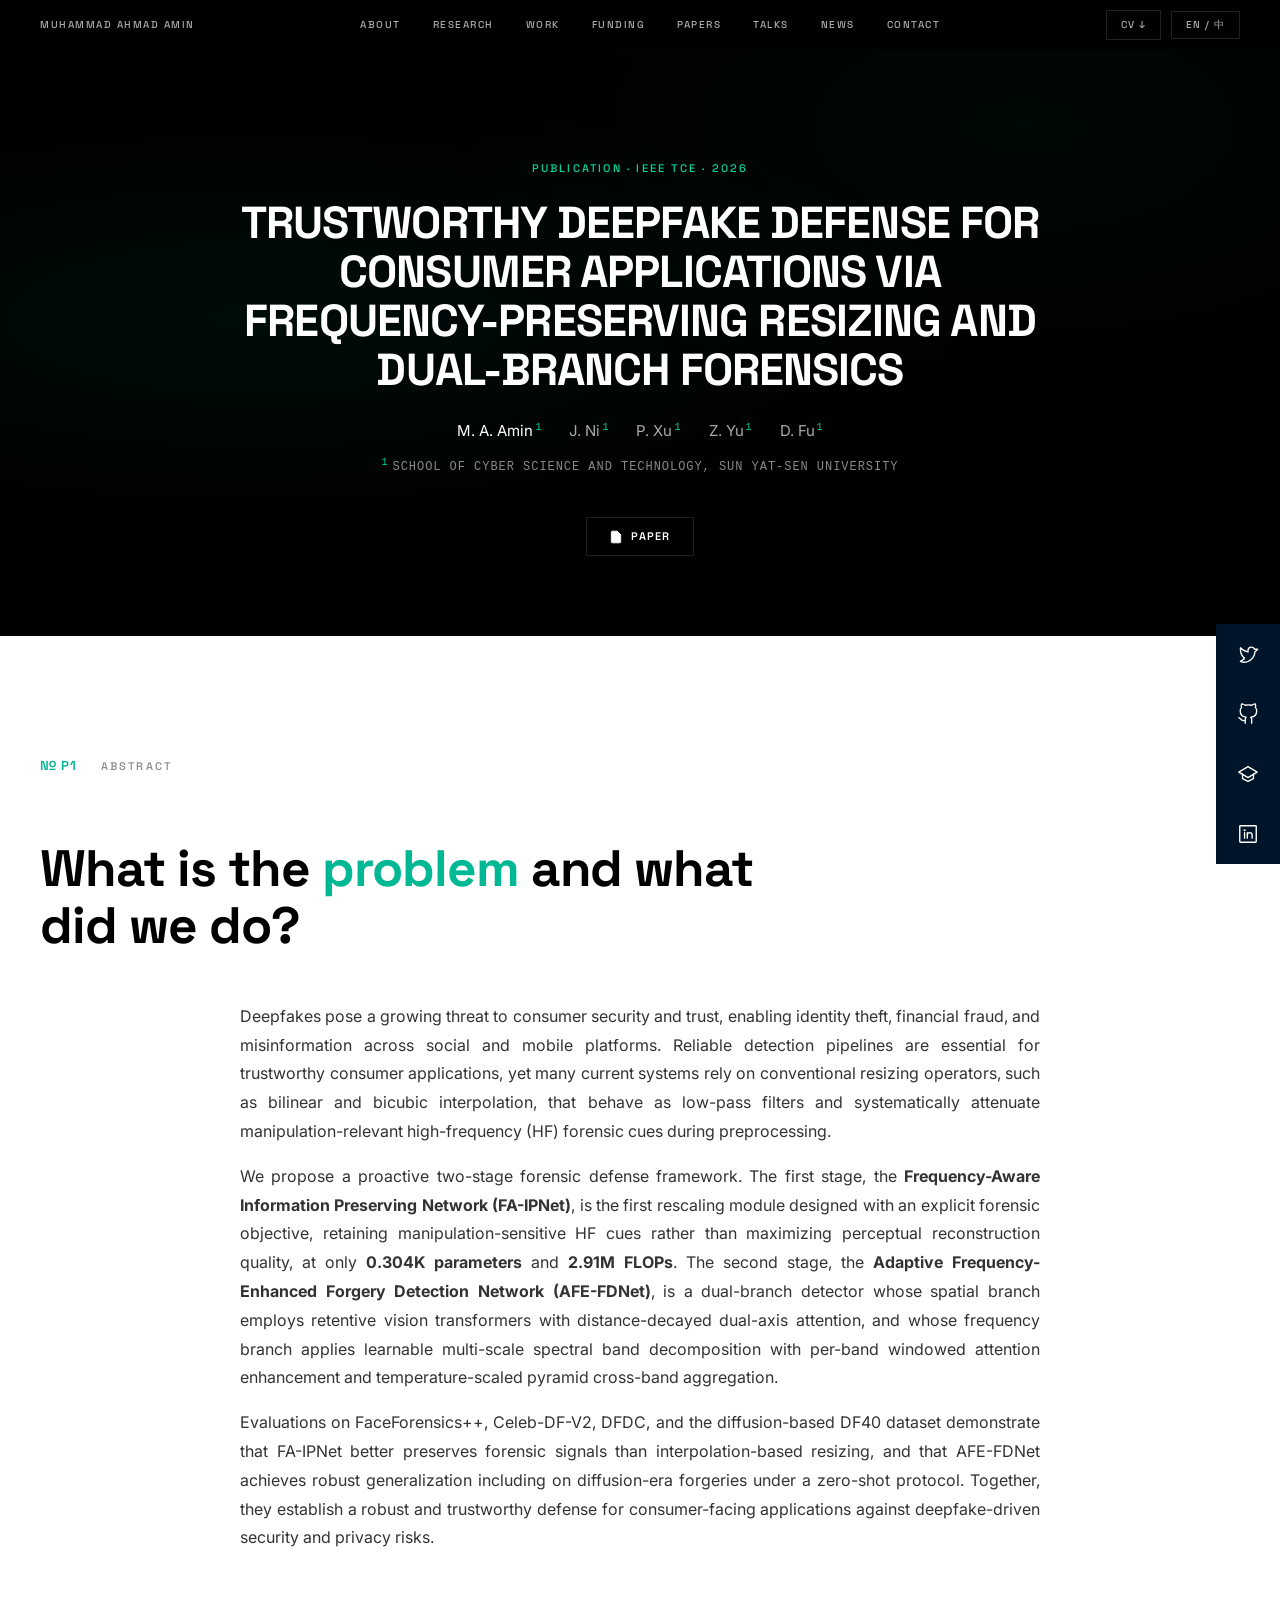
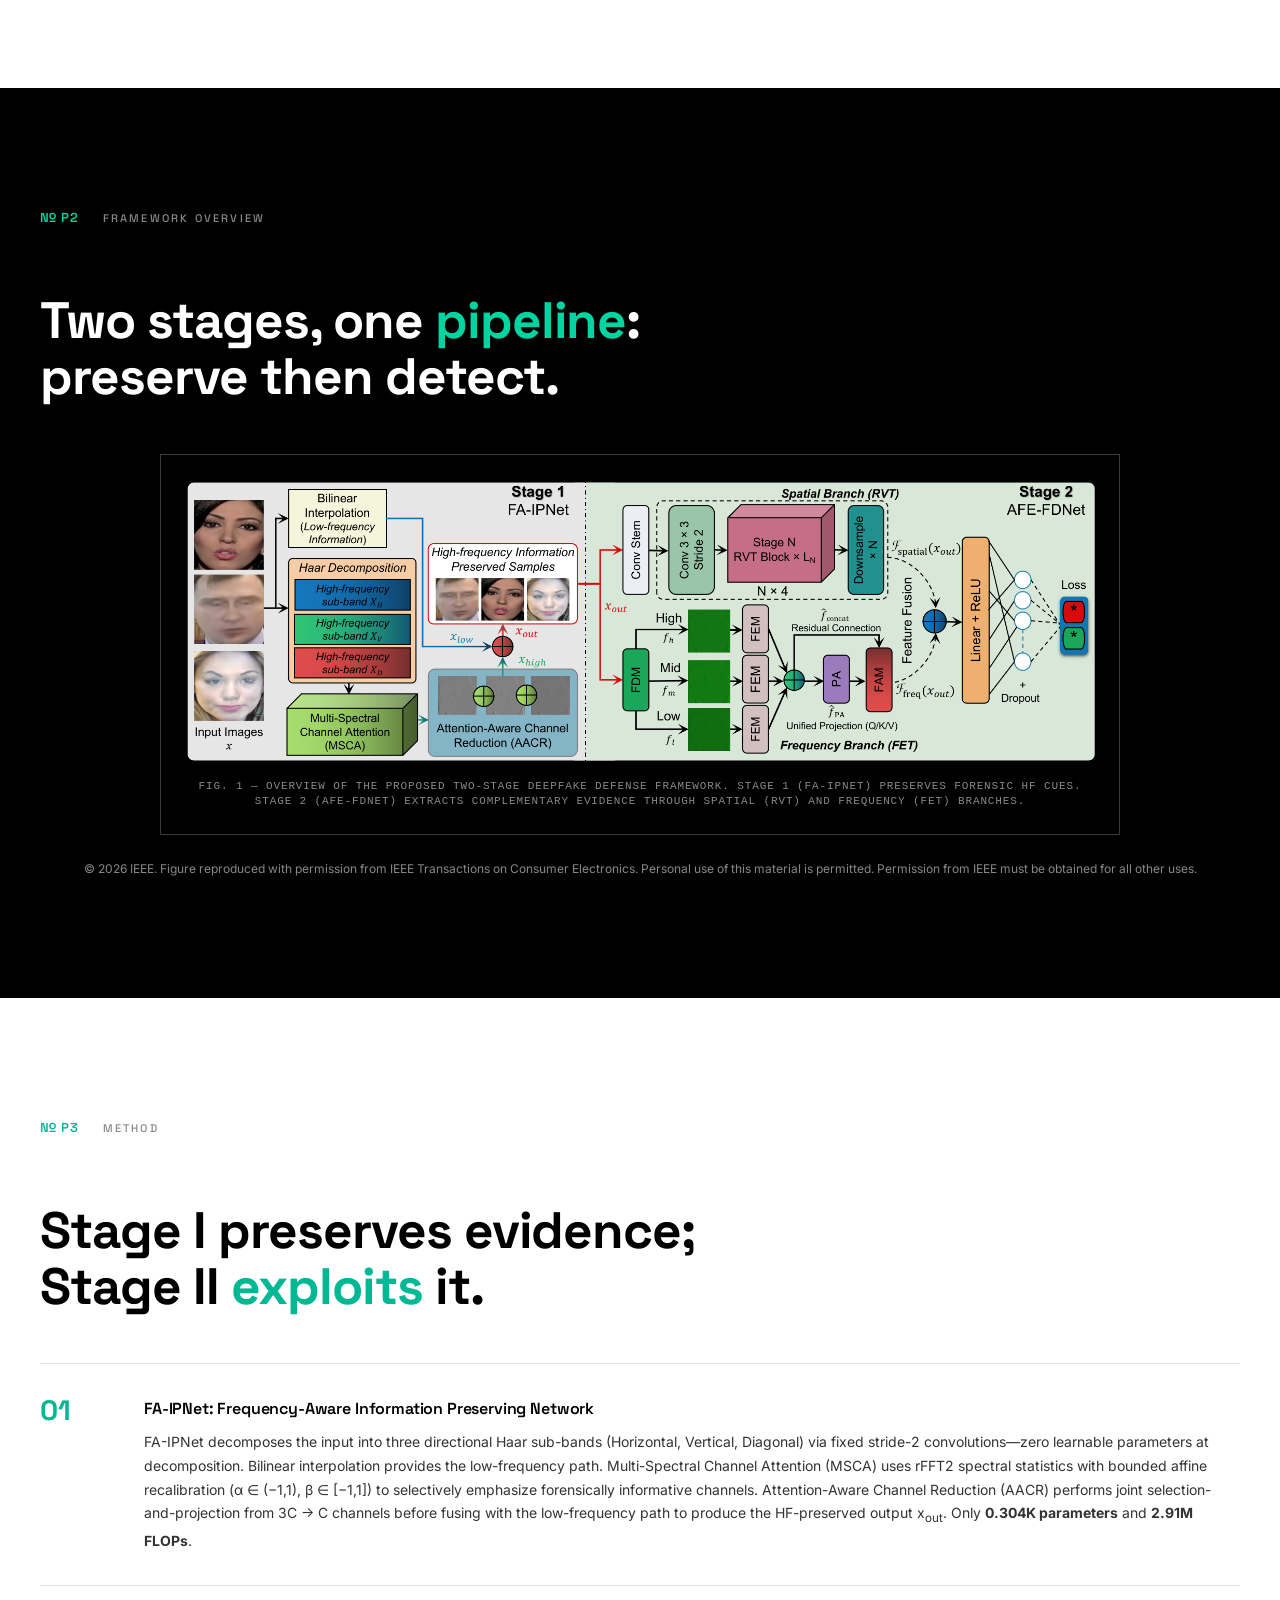
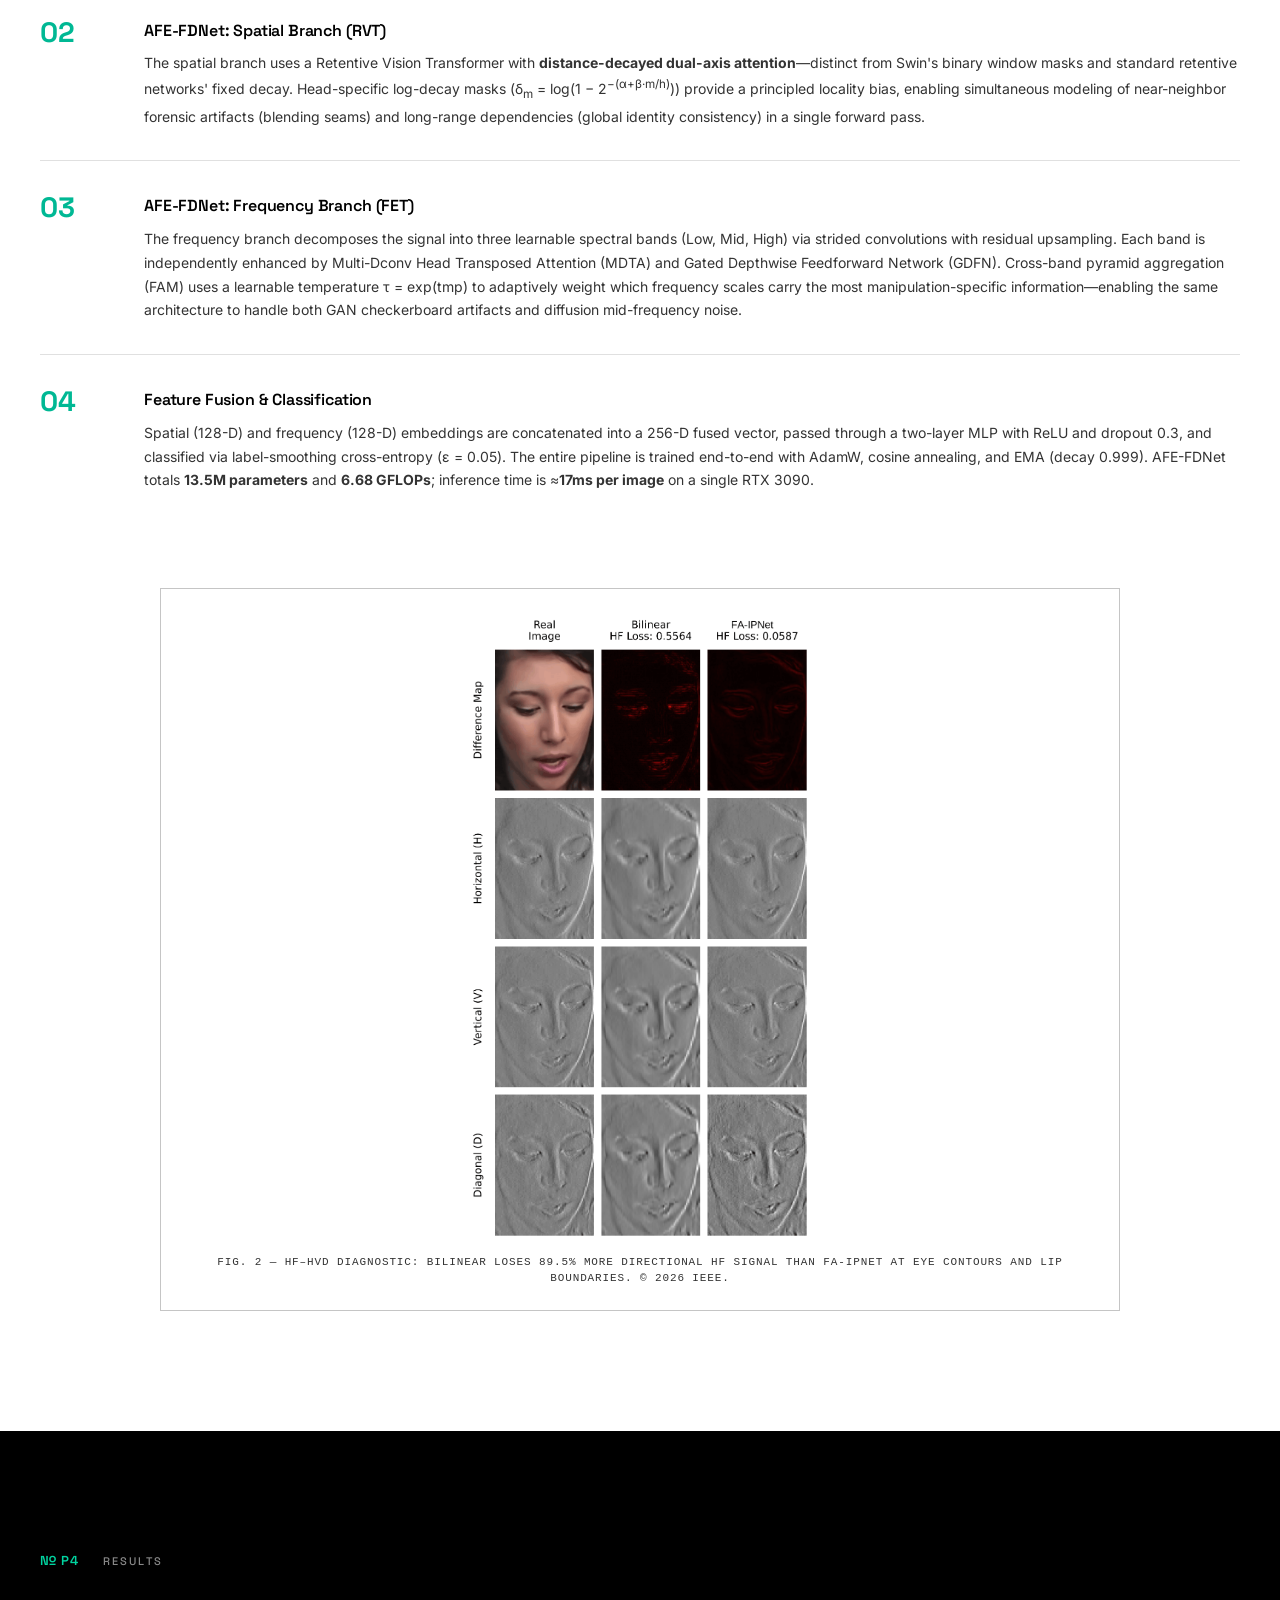
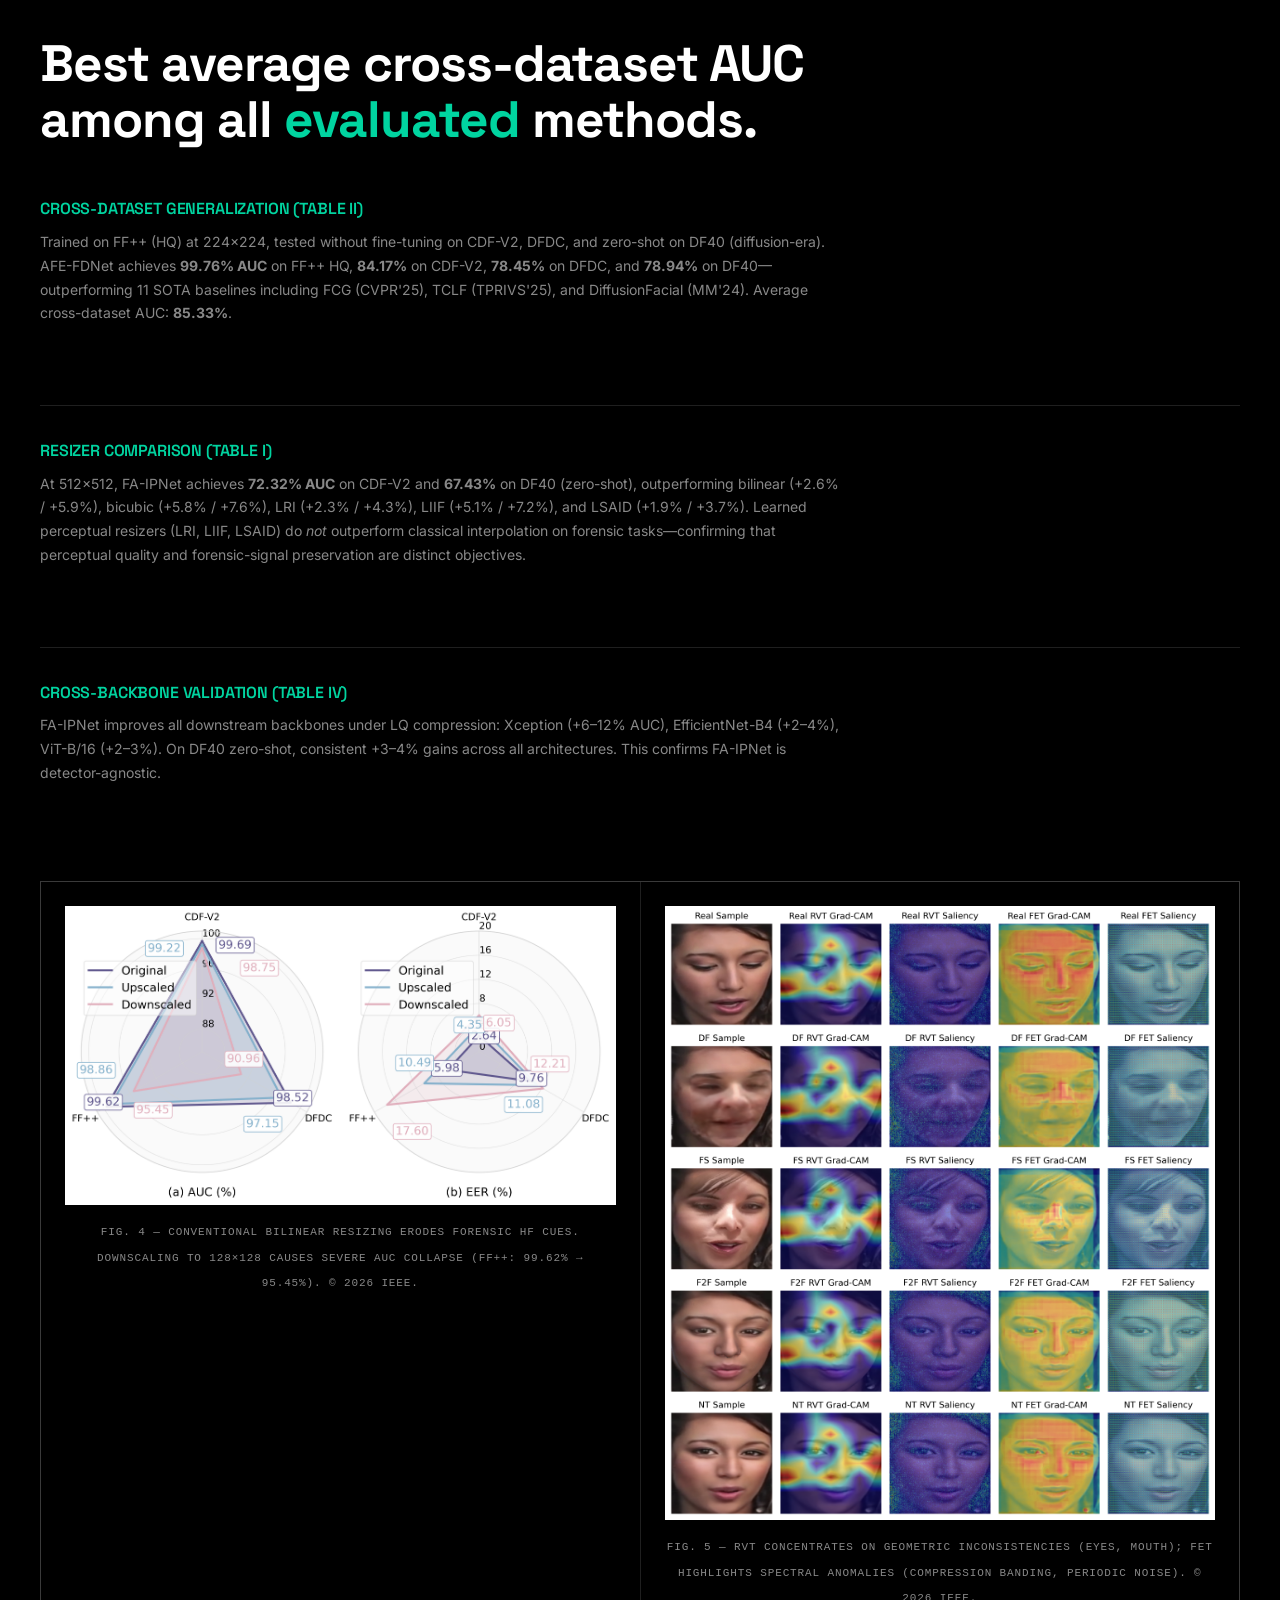
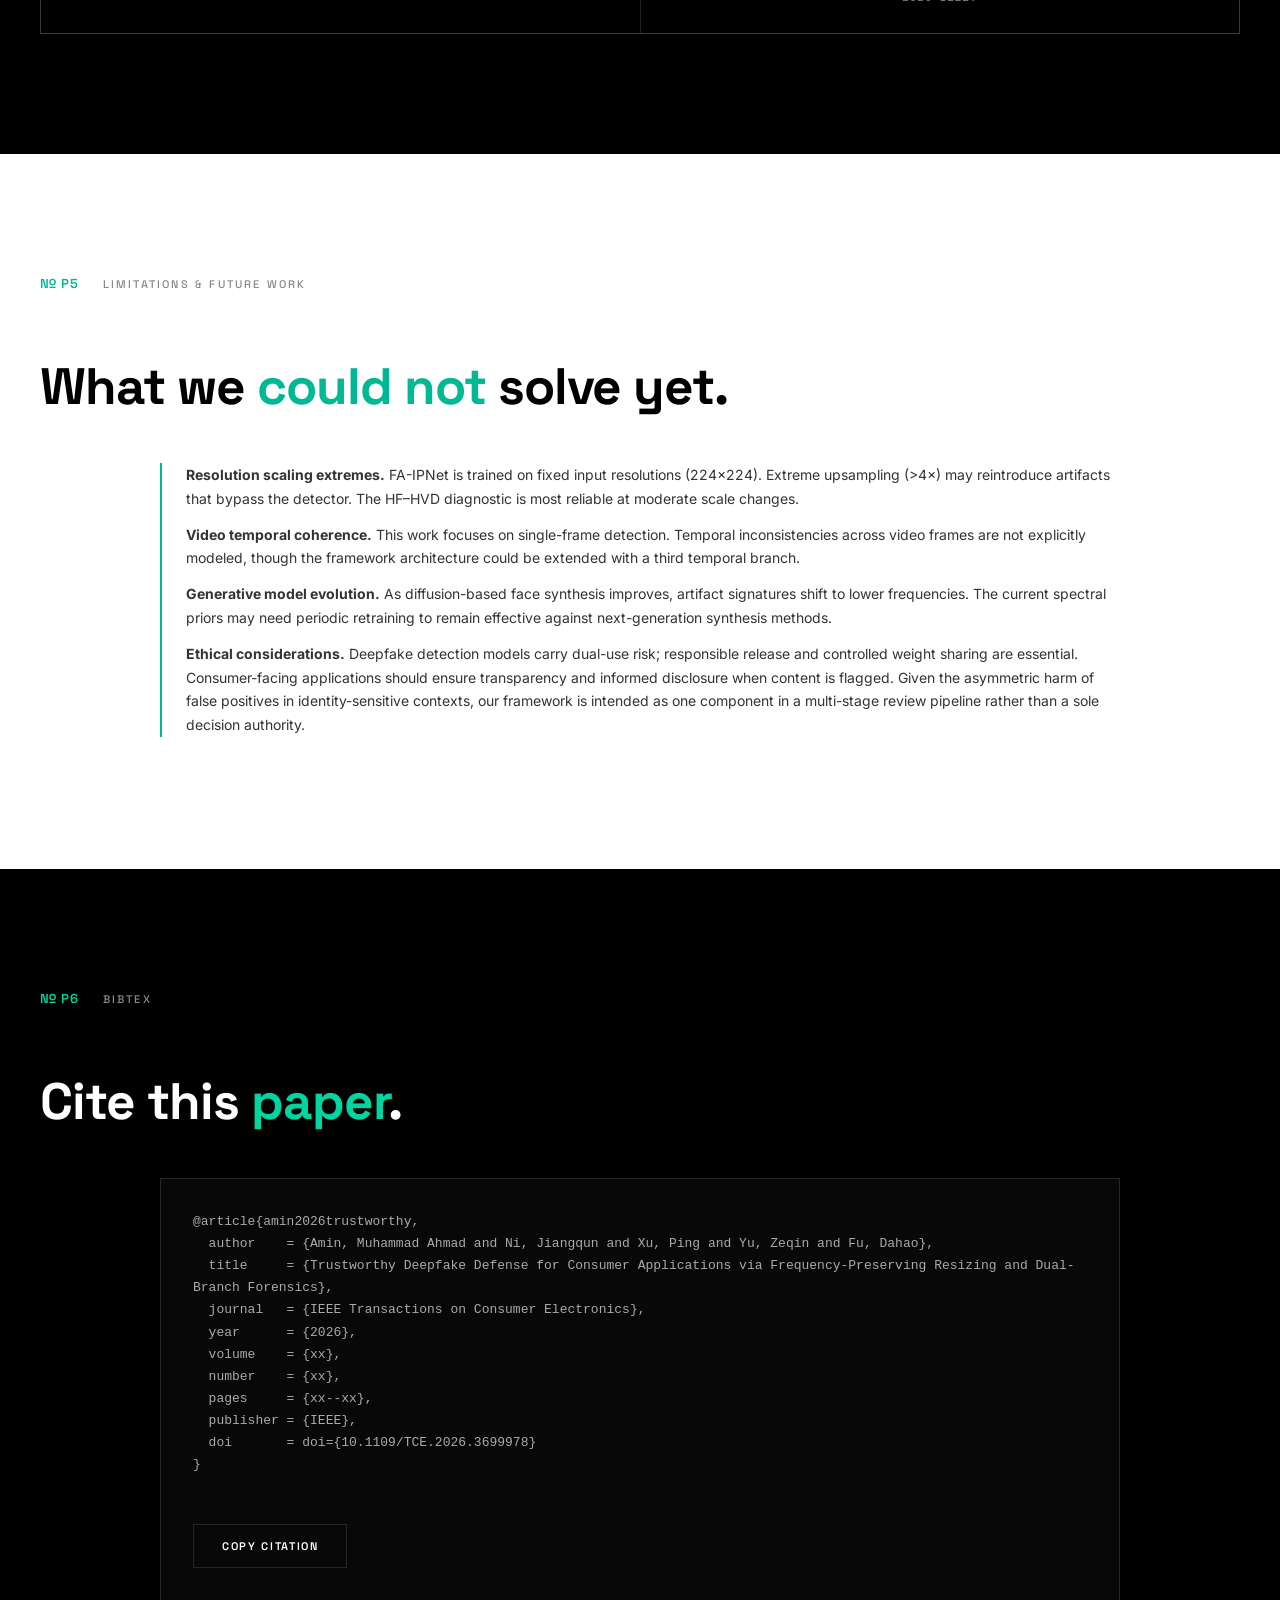
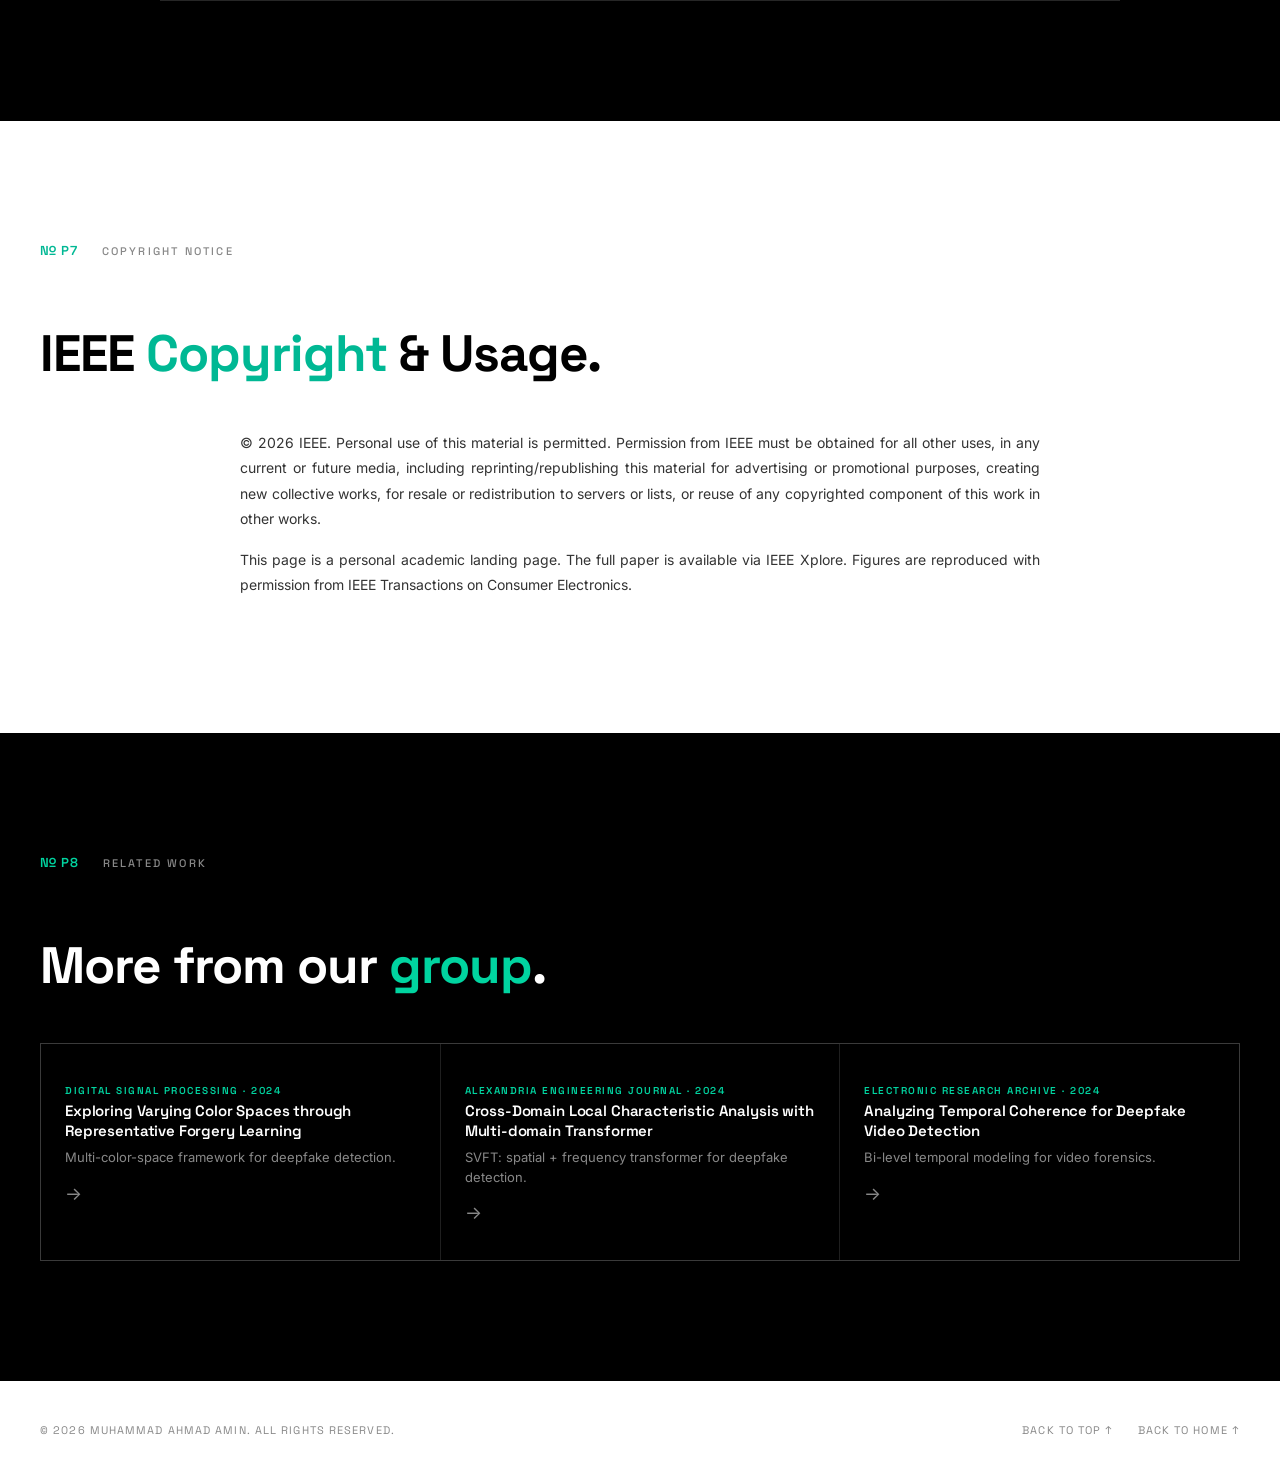
<file: assets/publications/ieee_tce.html>
<!DOCTYPE html>
<html lang="en">
<head>
    <meta charset="utf-8" />
    <meta name="viewport" content="width=device-width, initial-scale=1" />
    <title>Trustworthy Deepfake Defense — Muhammad Ahmad Amin</title>
    <meta name="description" content="Trustworthy Deepfake Defense for Consumer Applications via Frequency-Preserving Resizing and Dual-Branch Forensics. IEEE TCE 2026." />

    <!-- Custom SVG Favicon (Baked in) -->
    <link rel="icon" href="data:image/svg+xml,%3Csvg xmlns='http://www.w3.org/2000/svg' viewBox='0 0 512 512'%3E%3Crect width='512' height='512' rx='90' fill='%2300b894'/%3E%3Cpath d='M116 103 H216 L136 219' fill='none' stroke='%23000' stroke-width='20' stroke-linecap='round' stroke-linejoin='round'/%3E%3Cpath d='M296 103 V219 M296 103 L346 149 L396 103 M396 103 V219' fill='none' stroke='%23000' stroke-width='20' stroke-linecap='round' stroke-linejoin='round'/%3E%3Cpath d='M116 409 L166 299 L216 409' fill='none' stroke='%23000' stroke-width='20' stroke-linecap='round' stroke-linejoin='round'/%3E%3Cpath d='M296 409 L346 299 L396 409' fill='none' stroke='%23000' stroke-width='20' stroke-linecap='round' stroke-linejoin='round'/%3E%3C/svg%3E" type="image/svg+xml" />

    <link rel="preconnect" href="https://fonts.googleapis.com">
    <link rel="preconnect" href="https://fonts.gstatic.com" crossorigin>
    <link href="https://fonts.googleapis.com/css2?family=Space+Grotesk:wght@300;400;500;600;700&family=Inter:wght@300;400;500;600;700&display=swap" rel="stylesheet">
    <link rel="stylesheet" href="../css/style.css" />
    <link rel="stylesheet" href="../css/subpages.css" />
</head>
<body>

    <!-- Side Dock — Social Links -->
    <aside class="side-dock" id="sideDock" aria-label="Social links">
        <div class="dock-links">
            <a href="https://twitter.com/7AhmadAmin" target="_blank" rel="noreferrer" aria-label="X / Twitter">
                <svg xmlns="http://www.w3.org/2000/svg" viewBox="0 0 256 256" width="32" height="32" fill="currentColor"><path d="M247.39,68.94A8,8,0,0,0,240,64H209.57A48.66,48.66,0,0,0,168.1,40a46.91,46.91,0,0,0-33.75,13.7A47.9,47.9,0,0,0,120,88v6.09C79.74,83.47,46.81,50.72,46.46,50.37a8,8,0,0,0-13.65,4.92c-4.31,47.79,9.57,79.77,22,98.18a110.93,110.93,0,0,0,21.88,24.2c-15.23,17.53-39.21,26.74-39.47,26.84a8,8,0,0,0-3.85,11.93c.75,1.12,3.75,5.05,11.08,8.72C53.51,229.7,65.48,232,80,232c70.67,0,129.72-54.42,135.75-124.44l29.91-29.9A8,8,0,0,0,247.39,68.94Zm-45,29.41a8,8,0,0,0-2.32,5.14C196,166.58,143.28,216,80,216c-10.56,0-18-1.4-23.22-3.08,11.51-6.25,27.56-17,37.88-32.48A8,8,0,0,0,92,169.08c-.47-.27-43.91-26.34-44-96,16,13,45.25,33.17,78.67,38.79A8,8,0,0,0,136,104V88a32,32,0,0,1,9.6-22.92A30.94,30.94,0,0,1,167.9,56c12.66.16,24.49,7.88,29.44,19.21A8,8,0,0,0,204.67,80h16Z"></path></svg>
            </a>
            <a href="https://github.com/7AhmadAmin" target="_blank" rel="noreferrer" aria-label="GitHub">
                <svg viewBox="0 0 24 24" fill="none" stroke="currentColor" stroke-width="1.5" stroke-linecap="round" stroke-linejoin="round">
                    <path d="M9 19c-5 1.5-5-2.5-7-3m14 6v-3.87a3.37 3.37 0 0 0-.94-2.61c3.14-.35 6.44-1.54 6.44-7A5.44 5.44 0 0 0 20 4.77 5.07 5.07 0 0 0 19.91 1S18.73.65 16 2.48a13.38 13.38 0 0 0-7 0C6.27.65 5.09 1 5.09 1A5.07 5.07 0 0 0 5 4.77a5.44 5.44 0 0 0-1.5 3.78c0 5.42 3.3 6.61 6.44 7A3.37 3.37 0 0 0 9 18.13V22"/>
                </svg>
            </a>
            <a href="https://scholar.google.com/citations?hl=en&user=57ouxVcAAAAJ" target="_blank" rel="noreferrer" aria-label="Google Scholar">
                <svg viewBox="0 0 24 24" fill="none" stroke="currentColor" stroke-width="1.5" stroke-linecap="round" stroke-linejoin="round">
                    <path d="M22 10l-10-6-10 6 10 6 10-6z"/>
                    <path d="M6 12v5l6 3 6-3v-5"/>
                </svg>
            </a>
            <a href="https://www.linkedin.com/in/7ahmadamin" target="_blank" rel="noreferrer" aria-label="LinkedIn">
                <svg xmlns="http://www.w3.org/2000/svg" viewBox="0 0 256 256" width="32" height="32" fill="currentColor"><path d="M216,24H40A16,16,0,0,0,24,40V216a16,16,0,0,0,16,16H216a16,16,0,0,0,16-16V40A16,16,0,0,0,216,24Zm0,192H40V40H216V216ZM96,112v64a8,8,0,0,1-16,0V112a8,8,0,0,1,16,0Zm88,28v36a8,8,0,0,1-16,0V140a20,20,0,0,0-40,0v36a8,8,0,0,1-16,0V112a8,8,0,0,1,15.79-1.78A36,36,0,0,1,184,140ZM100,84A12,12,0,1,1,88,72,12,12,0,0,1,100,84Z"></path></svg>
            </a>
        </div>
        <button class="dock-toggle" id="dockToggle" aria-label="Toggle social links" aria-expanded="false">
            <span class="toggle-label">Socials</span>
        </button>
    </aside>

    <!-- Navigation -->
    <nav class="nav" id="nav">
        <div class="nav-inner">
            <a href="../../index.html#top" class="nav-name" id="navName">
                <span class="nav-name-text">MUHAMMAD AHMAD AMIN</span>
            </a>
            <div class="nav-links">
                <a href="../../index.html#about"><span class="en">ABOUT</span><span class="zh">关于</span></a>
                <a href="../../index.html#research"><span class="en">RESEARCH</span><span class="zh">研究</span></a>
                <a href="../../index.html#experience"><span class="en">WORK</span><span class="zh">工作</span></a>
                <a href="../../index.html#projects"><span class="en">FUNDING</span><span class="zh">基金</span></a>
                <a href="../../index.html#publications"><span class="en">PAPERS</span><span class="zh">论文</span></a>
                <a href="../../index.html#talks"><span class="en">TALKS</span><span class="zh">报告</span></a>
                <a href="../../index.html#news"><span class="en">NEWS</span><span class="zh">动态</span></a>
                <a href="../../index.html#contact"><span class="en">CONTACT</span><span class="zh">联系</span></a>
            </div>
            <div class="nav-actions">
                <a href="../CV/resume.html" target="_blank" rel="noreferrer" class="cv-btn">
                    <span class="en">CV ↓</span>
                    <span class="zh">简历 ↓</span>
                </a>
                <button class="lang-btn lang-btn-desktop" aria-label="Toggle language">EN / 中</button>
                <button class="lang-btn lang-btn-mobile" aria-label="Toggle language">EN / 中</button>
            </div>
        </div>
    </nav>

    <!-- Hero -->
    <header class="subpage-hero" id="top">
        <div class="hero-bg"></div>
        <div class="subpage-hero-content">
            <p class="hero-label">
                <span class="en">PUBLICATION</span><span class="zh">论文</span> · IEEE TCE · 2026
            </p>
            <h1 class="hero-title">
                <span class="en">Trustworthy Deepfake Defense for Consumer Applications via Frequency‑Preserving Resizing and Dual‑Branch Forensics</span>
                <span class="zh">基于频域保持缩放与双分支取证的面向消费级应用的可信深度伪造防御</span>
            </h1>

            <div class="author-grid">
                <span class="author-block"><a href="../../index.html#about">M. A. Amin</a><sup>1</sup></span>
                <span class="author-block">J. Ni<sup>1</sup></span>
                <span class="author-block">P. Xu<sup>1</sup></span>
                <span class="author-block">Z. Yu<sup>1</sup></span>
                <span class="author-block">D. Fu<sup>1</sup></span>
            </div>
            <div class="affiliation-list">
                <span><sup>1</sup><span class="en">School of Cyber Science and Technology, Sun Yat-sen University</span><span class="zh">中山大学网络空间安全学院</span></span>
            </div>

            <div class="link-buttons">
                <a href="https://ieeexplore.ieee.org/abstract/document/11550162" class="link-btn" target="_blank" rel="noopener noreferrer">
                    <svg viewBox="0 0 24 24" fill="none" stroke="currentColor" stroke-width="1.5"><path d="M14 2H6a2 2 0 0 0-2 2v16a2 2 0 0 0 2 2h12a2 2 0 0 0 2-2V8z"/><polyline points="14 2 14 8 20 8"/><line x1="16" y1="13" x2="8" y2="13"/><line x1="16" y1="17" x2="8" y2="17"/><polyline points="10 9 9 9 8 9"/></svg>
                    <span class="en">Paper</span><span class="zh">Paper</span>
                </a>
                <!--a href="#" class="link-btn" target="_blank" rel="noopener noreferrer">
                    <svg viewBox="0 0 24 24" fill="none" stroke="currentColor" stroke-width="1.5"><path d="M4 19.5A2.5 2.5 0 0 1 6.5 17H20"/><path d="M6.5 2H20v20H6.5A2.5 2.5 0 0 1 4 19.5v-15A2.5 2.5 0 0 1 6.5 2z"/></svg>
                    <span class="en">arXiv</span><span class="zh">预印本</span>
                </a>
                <a href="#" class="link-btn" target="_blank" rel="noopener noreferrer">
                    <svg viewBox="0 0 24 24" fill="none" stroke="currentColor" stroke-width="1.5"><path d="M9 19c-5 1.5-5-2.5-7-3m14 6v-3.87a3.37 3.37 0 0 0-.94-2.61c3.14-.35 6.44-1.54 6.44-7A5.44 5.44 0 0 0 20 4.77 5.07 5.07 0 0 0 19.91 1S18.73.65 16 2.48a13.38 13.38 0 0 0-7 0C6.27.65 5.09 1 5.09 1A5.07 5.07 0 0 0 5 4.77a5.44 5.44 0 0 0-1.5 3.78c0 5.42 3.3 6.61 6.44 7A3.37 3.37 0 0 0 9 18.13V22"/></svg>
                    <span class="en">Code</span><span class="zh">代码</span>
                </a>
                <a href="#" class="link-btn" target="_blank" rel="noopener noreferrer">
                    <svg viewBox="0 0 24 24" fill="none" stroke="currentColor" stroke-width="1.5"><rect x="2" y="3" width="20" height="14" rx="2" ry="2"/><line x1="8" y1="21" x2="16" y2="21"/><line x1="12" y1="17" x2="12" y2="21"/></svg>
                    <span class="en">Model</span><span class="zh">模型</span>
                </a-->
            </div>
        </div>
    </header>

    <!-- Abstract -->
    <section class="section section-white" id="abstract">
        <div class="container">
            <div class="section-header">
                <span class="section-num">№ P1</span>
                <p class="eyebrow"><span class="en">ABSTRACT</span><span class="zh">摘要</span></p>
            </div>
            <h2 class="section-heading">
                <span class="en">What is the <em>problem</em> and what did we do?</span>
                <span class="zh">我们解决了什么<em>问题</em>？</span>
            </h2>
            <div class="abstract-block">
                <p>
                    <span class="en">Deepfakes pose a growing threat to consumer security and trust, enabling identity theft, financial fraud, and misinformation across social and mobile platforms. Reliable detection pipelines are essential for trustworthy consumer applications, yet many current systems rely on conventional resizing operators, such as bilinear and bicubic interpolation, that behave as low-pass filters and systematically attenuate manipulation-relevant high-frequency (HF) forensic cues during preprocessing.</span>
                    <span class="zh">深度伪造对消费级安全与信任构成日益严重的威胁，导致身份盗窃、金融欺诈和社交媒体上的虚假信息。可靠的检测流程对可信消费应用至关重要，但许多现有系统依赖常规缩放操作（如双线性和双三次插值），这些操作作为低通滤波器，在预处理过程中系统性地衰减了与操纵相关的高频取证线索。</span>
                </p>
                <p>
                    <span class="en">We propose a proactive two-stage forensic defense framework. The first stage, the <strong>Frequency-Aware Information Preserving Network (FA-IPNet)</strong>, is the first rescaling module designed with an explicit forensic objective, retaining manipulation-sensitive HF cues rather than maximizing perceptual reconstruction quality, at only <strong>0.304K parameters</strong> and <strong>2.91M FLOPs</strong>. The second stage, the <strong>Adaptive Frequency-Enhanced Forgery Detection Network (AFE-FDNet)</strong>, is a dual-branch detector whose spatial branch employs retentive vision transformers with distance-decayed dual-axis attention, and whose frequency branch applies learnable multi-scale spectral band decomposition with per-band windowed attention enhancement and temperature-scaled pyramid cross-band aggregation.</span>
                    <span class="zh">我们提出了一个主动式两阶段取证防御框架。第一阶段，<strong>频域感知信息保持网络（FA-IPNet）</strong>，是首个以明确取证目标设计的缩放模块，保留操纵敏感的高频线索而非最大化感知重建质量，仅使用<strong>0.304K参数</strong>和<strong>2.91M FLOPs</strong>。第二阶段，<strong>自适应频域增强伪造检测网络（AFE-FDNet）</strong>，是一个双分支检测器，其空间分支采用具有距离衰减双轴注意力的保留视觉Transformer，其频域分支应用可学习的多尺度频谱带分解，配合每带窗口注意力增强和温度缩放金字塔跨带聚合。</span>
                </p>
                <p>
                    <span class="en">Evaluations on FaceForensics++, Celeb-DF-V2, DFDC, and the diffusion-based DF40 dataset demonstrate that FA-IPNet better preserves forensic signals than interpolation-based resizing, and that AFE-FDNet achieves robust generalization including on diffusion-era forgeries under a zero-shot protocol. Together, they establish a robust and trustworthy defense for consumer-facing applications against deepfake-driven security and privacy risks.</span>
                    <span class="zh">在FaceForensics++、Celeb-DF-V2、DFDC和基于扩散的DF40数据集上的评估表明，FA-IPNet比基于插值的缩放更好地保留取证信号，AFE-FDNet实现了稳健的泛化，包括在零样本协议下的扩散时代伪造。两者共同为面向消费者的应用建立了针对深度伪造驱动的安全和隐私风险的稳健可信防御。</span>
                </p>
            </div>
        </div>
    </section>

    <!-- Teaser -->
    <section class="section section-black" id="teaser">
        <div class="container">
            <div class="section-header">
                <span class="section-num">№ P2</span>
                <p class="eyebrow"><span class="en">FRAMEWORK OVERVIEW</span><span class="zh">框架概览</span></p>
            </div>
            <h2 class="section-heading">
                <span class="en">Two stages, one <em>pipeline</em>: preserve then detect.</span>
                <span class="zh">两个阶段，一个<em>流程</em>：先保留再检测。</span>
            </h2>
            <div class="figure-grid single">
                <div class="figure-item">
                    <img src="IEEE_TCE/IEEE_TCE_2026_FAIPNet_FDNet.png" alt="Fig. 1 — Two-stage framework overview" loading="lazy" />
                    <span class="figure-caption">
                        <span class="en">Fig. 1 — Overview of the proposed two-stage deepfake defense framework. Stage 1 (FA-IPNet) preserves forensic HF cues. Stage 2 (AFE-FDNet) extracts complementary evidence through spatial (RVT) and frequency (FET) branches.</span>
                        <span class="zh">图1 — 所提出的两阶段深度伪造防御框架概览。阶段1（FA-IPNet）保留取证高频线索。阶段2（AFE-FDNet）通过空间（RVT）和频域（FET）分支提取互补证据。</span>
                    </span>
                </div>
            </div>
            <p style="margin-top:24px; font-size:12px; color:var(--gray); text-align:center; line-height:1.6;">
                <span class="en">© 2026 IEEE. Figure reproduced with permission from IEEE Transactions on Consumer Electronics. Personal use of this material is permitted. Permission from IEEE must be obtained for all other uses.</span>
                <span class="zh">© 2026 IEEE。经IEEE Transactions on Consumer Electronics许可转载。允许个人使用此材料。所有其他用途必须获得IEEE许可。</span>
            </p>
        </div>
    </section>

    <!-- Method -->
    <section class="section section-white" id="method">
        <div class="container">
            <div class="section-header">
                <span class="section-num">№ P3</span>
                <p class="eyebrow"><span class="en">METHOD</span><span class="zh">方法</span></p>
            </div>
            <h2 class="section-heading">
                <span class="en">Stage I preserves evidence; Stage II <em>exploits</em> it.</span>
                <span class="zh">阶段I保留证据；阶段II<em>利用</em>证据。</span>
            </h2>
            <div class="method-steps">
                <div class="method-step">
                    <span class="step-num">01</span>
                    <div class="step-content">
                        <h4><span class="en">FA-IPNet: Frequency-Aware Information Preserving Network</span><span class="zh">FA-IPNet：频域感知信息保持网络</span></h4>
                        <p>
                            <span class="en">FA-IPNet decomposes the input into three directional Haar sub-bands (Horizontal, Vertical, Diagonal) via fixed stride-2 convolutions—zero learnable parameters at decomposition. Bilinear interpolation provides the low-frequency path. Multi-Spectral Channel Attention (MSCA) uses rFFT2 spectral statistics with bounded affine recalibration (α ∈ (−1,1), β ∈ [−1,1]) to selectively emphasize forensically informative channels. Attention-Aware Channel Reduction (AACR) performs joint selection-and-projection from 3C → C channels before fusing with the low-frequency path to produce the HF-preserved output x<sub>out</sub>. Only <strong>0.304K parameters</strong> and <strong>2.91M FLOPs</strong>.</span>
                            <span class="zh">FA-IPNet通过固定步长为2的卷积将输入分解为三个方向性Haar子带（水平、垂直、对角线）——分解步骤零可学习参数。双线性插值提供低频路径。多光谱通道注意力（MSCA）使用rFFT2频谱统计量和有界仿射重校准（α ∈ (−1,1), β ∈ [−1,1]）选择性地强调取证信息丰富的通道。注意力感知通道降维（AACR）执行联合选择与投影，从3C → C通道，然后与低频路径融合，产生高频保持输出x<sub>out</sub>。仅<strong>0.304K参数</strong>和<strong>2.91M FLOPs</strong>。</span>
                        </p>
                    </div>
                </div>
                <div class="method-step">
                    <span class="step-num">02</span>
                    <div class="step-content">
                        <h4><span class="en">AFE-FDNet: Spatial Branch (RVT)</span><span class="zh">AFE-FDNet：空间分支（RVT）</span></h4>
                        <p>
                            <span class="en">The spatial branch uses a Retentive Vision Transformer with <strong>distance-decayed dual-axis attention</strong>—distinct from Swin's binary window masks and standard retentive networks' fixed decay. Head-specific log-decay masks (δ<sub>m</sub> = log(1 − 2<sup>−(α+β·m/h)</sup>)) provide a principled locality bias, enabling simultaneous modeling of near-neighbor forensic artifacts (blending seams) and long-range dependencies (global identity consistency) in a single forward pass.</span>
                            <span class="zh">空间分支使用具有<strong>距离衰减双轴注意力</strong>的保留视觉Transformer——与Swin的二进制窗口掩码和标准保留网络的固定衰减不同。头特定对数衰减掩码（δ<sub>m</sub> = log(1 − 2<sup>−(α+β·m/h)</sup>)）提供了原则性的局部性偏置，能够在单次前向传播中同时建模邻近取证伪影（混合接缝）和长程依赖（全局身份一致性）。</span>
                        </p>
                    </div>
                </div>
                <div class="method-step">
                    <span class="step-num">03</span>
                    <div class="step-content">
                        <h4><span class="en">AFE-FDNet: Frequency Branch (FET)</span><span class="zh">AFE-FDNet：频域分支（FET）</span></h4>
                        <p>
                            <span class="en">The frequency branch decomposes the signal into three learnable spectral bands (Low, Mid, High) via strided convolutions with residual upsampling. Each band is independently enhanced by Multi-Dconv Head Transposed Attention (MDTA) and Gated Depthwise Feedforward Network (GDFN). Cross-band pyramid aggregation (FAM) uses a learnable temperature τ = exp(tmp) to adaptively weight which frequency scales carry the most manipulation-specific information—enabling the same architecture to handle both GAN checkerboard artifacts and diffusion mid-frequency noise.</span>
                            <span class="zh">频域分支通过带残差上采样的步长卷积将信号分解为三个可学习频谱带（低、中、高）。每个带通过多深度卷积头转置注意力（MDTA）和门控深度前馈网络（GDFN）独立增强。跨带金字塔聚合（FAM）使用可学习温度τ = exp(tmp)自适应加权哪些频率尺度携带最多的操纵特定信息——使同一架构能够处理GAN棋盘格伪影和扩散中频噪声。</span>
                        </p>
                    </div>
                </div>
                <div class="method-step">
                    <span class="step-num">04</span>
                    <div class="step-content">
                        <h4><span class="en">Feature Fusion & Classification</span><span class="zh">特征融合与分类</span></h4>
                        <p>
                            <span class="en">Spatial (128-D) and frequency (128-D) embeddings are concatenated into a 256-D fused vector, passed through a two-layer MLP with ReLU and dropout 0.3, and classified via label-smoothing cross-entropy (ε = 0.05). The entire pipeline is trained end-to-end with AdamW, cosine annealing, and EMA (decay 0.999). AFE-FDNet totals <strong>13.5M parameters</strong> and <strong>6.68 GFLOPs</strong>; inference time is ≈<strong>17ms per image</strong> on a single RTX 3090.</span>
                            <span class="zh">空间（128维）和频域（128维）嵌入被拼接为256维融合向量，通过带ReLU和dropout 0.3的两层MLP，并通过标签平滑交叉熵（ε = 0.05）分类。整个流程使用AdamW、余弦退火和EMA（衰减0.999）进行端到端训练。AFE-FDNet总计<strong>13.5M参数</strong>和<strong>6.68 GFLOPs</strong>；在单张RTX 3090上推理时间约为<strong>17ms/图像</strong>。</span>
                        </p>
                    </div>
                </div>
            </div>

            <!-- Method figure -->
            <div class="figure-grid single" style="margin-top:64px;">
                <div class="figure-item">
                    <img src="IEEE_TCE/HF_HVD_plot.png" alt="Fig. 2 — HF preservation analysis" loading="lazy" />
                    <span class="figure-caption">
                        <span class="en">Fig. 2 — HF–HVD diagnostic: bilinear loses 89.5% more directional HF signal than FA-IPNet at eye contours and lip boundaries. © 2026 IEEE.</span>
                        <span class="zh">图2 — HF–HVD诊断：双线性在眼部轮廓和唇部边界处比FA-IPNet多损失89.5%的方向性高频信号。© 2026 IEEE。</span>
                    </span>
                </div>
            </div>
        </div>
    </section>

    <!-- Results -->
    <section class="section section-black" id="results">
        <div class="container">
            <div class="section-header">
                <span class="section-num">№ P4</span>
                <p class="eyebrow"><span class="en">RESULTS</span><span class="zh">结果</span></p>
            </div>
            <h2 class="section-heading">
                <span class="en">Best average cross-dataset AUC among all <em>evaluated</em> methods.</span>
                <span class="zh">在所有<em>评估</em>方法中平均跨数据集AUC最佳。</span>
            </h2>

            <div class="statement-strip" style="margin-top:0; border-top:none; padding-top:0;">
                <h3><span class="en">Cross-Dataset Generalization (Table II)</span><span class="zh">跨数据集泛化（表II）</span></h3>
                <p>
                    <span class="en">Trained on FF++ (HQ) at 224×224, tested without fine-tuning on CDF-V2, DFDC, and zero-shot on DF40 (diffusion-era). AFE-FDNet achieves <strong>99.76% AUC</strong> on FF++ HQ, <strong>84.17%</strong> on CDF-V2, <strong>78.45%</strong> on DFDC, and <strong>78.94%</strong> on DF40—outperforming 11 SOTA baselines including FCG (CVPR'25), TCLF (TPRIVS'25), and DiffusionFacial (MM'24). Average cross-dataset AUC: <strong>85.33%</strong>.</span>
                    <span class="zh">在FF++ (HQ) 224×224上训练，在CDF-V2、DFDC上无微调测试，在DF40（扩散时代）上零样本测试。AFE-FDNet在FF++ HQ上达到<strong>99.76% AUC</strong>，CDF-V2上<strong>84.17%</strong>，DFDC上<strong>78.45%</strong>，DF40上<strong>78.94%</strong>——超越11个SOTA基线，包括FCG (CVPR'25)、TCLF (TPRIVS'25)和DiffusionFacial (MM'24)。平均跨数据集AUC：<strong>85.33%</strong>。</span>
                </p>
            </div>

            <div class="statement-strip" style="margin-top:48px;">
                <h3><span class="en">Resizer Comparison (Table I)</span><span class="zh">缩放器比较（表I）</span></h3>
                <p>
                    <span class="en">At 512×512, FA-IPNet achieves <strong>72.32% AUC</strong> on CDF-V2 and <strong>67.43%</strong> on DF40 (zero-shot), outperforming bilinear (+2.6% / +5.9%), bicubic (+5.8% / +7.6%), LRI (+2.3% / +4.3%), LIIF (+5.1% / +7.2%), and LSAID (+1.9% / +3.7%). Learned perceptual resizers (LRI, LIIF, LSAID) do <em>not</em> outperform classical interpolation on forensic tasks—confirming that perceptual quality and forensic-signal preservation are distinct objectives.</span>
                    <span class="zh">在512×512下，FA-IPNet在CDF-V2上达到<strong>72.32% AUC</strong>，在DF40（零样本）上达到<strong>67.43%</strong>，超越双线性（+2.6% / +5.9%）、双三次（+5.8% / +7.6%）、LRI（+2.3% / +4.3%）、LIIF（+5.1% / +7.2%）和LSAID（+1.9% / +3.7%）。学习感知缩放器（LRI、LIIF、LSAID）在取证任务上<em>并未</em>超越经典插值——证实感知质量与取证信号保持是不同的目标。</span>
                </p>
            </div>

            <div class="statement-strip" style="margin-top:48px;">
                <h3><span class="en">Cross-Backbone Validation (Table IV)</span><span class="zh">跨骨干验证（表IV）</span></h3>
                <p>
                    <span class="en">FA-IPNet improves all downstream backbones under LQ compression: Xception (+6–12% AUC), EfficientNet-B4 (+2–4%), ViT-B/16 (+2–3%). On DF40 zero-shot, consistent +3–4% gains across all architectures. This confirms FA-IPNet is detector-agnostic.</span>
                    <span class="zh">FA-IPNet在所有下游骨干网络下于LQ压缩中均有提升：Xception（+6–12% AUC）、EfficientNet-B4（+2–4%）、ViT-B/16（+2–3%）。在DF40零样本上，所有架构一致提升+3–4%。这证实FA-IPNet是与检测器无关的。</span>
                </p>
            </div>

            <div class="figure-grid" style="margin-top:64px;">
                <div class="figure-item">
                    <img src="IEEE_TCE/radar_plot_comparison_optimized.png" alt="Fig. 4 — Resizing impact radar charts" loading="lazy" />
                    <span class="figure-caption">
                        <span class="en">Fig. 4 — Conventional bilinear resizing erodes forensic HF cues. Downscaling to 128×128 causes severe AUC collapse (FF++: 99.62% → 95.45%). © 2026 IEEE.</span>
                        <span class="zh">图4 — 常规双线性缩放侵蚀取证高频线索。下采样至128×128导致严重的AUC崩溃（FF++: 99.62% → 95.45%）。© 2026 IEEE。</span>
                    </span>
                </div>
                <div class="figure-item">
                    <img src="IEEE_TCE/all_categories_visualization.png" alt="Fig. 5 — RVT vs FET interpretability" loading="lazy" />
                    <span class="figure-caption">
                        <span class="en">Fig. 5 — RVT concentrates on geometric inconsistencies (eyes, mouth); FET highlights spectral anomalies (compression banding, periodic noise). © 2026 IEEE.</span>
                        <span class="zh">图5 — RVT集中于几何不一致性（眼睛、嘴巴）；FET突出频谱异常（压缩带状、周期性噪声）。© 2026 IEEE。</span>
                    </span>
                </div>
            </div>
        </div>
    </section>

    <!-- Limitations -->
    <section class="section section-white" id="limitations">
        <div class="container">
            <div class="section-header">
                <span class="section-num">№ P5</span>
                <p class="eyebrow"><span class="en">LIMITATIONS & FUTURE WORK</span><span class="zh">局限性与未来工作</span></p>
            </div>
            <h2 class="section-heading">
                <span class="en">What we <em>could not</em> solve yet.</span>
                <span class="zh">我们<em>尚未</em>解决的问题。</span>
            </h2>
            <div class="limitations-box">
                <p>
                    <span class="en"><strong>Resolution scaling extremes.</strong> FA-IPNet is trained on fixed input resolutions (224×224). Extreme upsampling (>4×) may reintroduce artifacts that bypass the detector. The HF–HVD diagnostic is most reliable at moderate scale changes.</span>
                    <span class="zh"><strong>分辨率缩放极端情况。</strong>FA-IPNet在固定输入分辨率（224×224）上训练。极端上采样（>4×）可能重新引入绕过检测器的伪影。HF–HVD诊断在中等尺度变化下最可靠。</span>
                </p>
                <p>
                    <span class="en"><strong>Video temporal coherence.</strong> This work focuses on single-frame detection. Temporal inconsistencies across video frames are not explicitly modeled, though the framework architecture could be extended with a third temporal branch.</span>
                    <span class="zh"><strong>视频时序一致性。</strong>本工作专注于单帧检测。视频帧间的时间不一致性未被显式建模，但框架架构可通过第三时序分支扩展。</span>
                </p>
                <p>
                    <span class="en"><strong>Generative model evolution.</strong> As diffusion-based face synthesis improves, artifact signatures shift to lower frequencies. The current spectral priors may need periodic retraining to remain effective against next-generation synthesis methods.</span>
                    <span class="zh"><strong>生成模型演进。</strong>随着基于扩散的人脸合成技术改进，伪影特征向低频转移。当前的频谱先验可能需要定期重新训练，以对抗下一代合成方法。</span>
                </p>
                <p>
                    <span class="en"><strong>Ethical considerations.</strong> Deepfake detection models carry dual-use risk; responsible release and controlled weight sharing are essential. Consumer-facing applications should ensure transparency and informed disclosure when content is flagged. Given the asymmetric harm of false positives in identity-sensitive contexts, our framework is intended as one component in a multi-stage review pipeline rather than a sole decision authority.</span>
                    <span class="zh"><strong>伦理考量。</strong>深度伪造检测模型具有双重用途风险；负责任的发布和受控的权重共享至关重要。面向消费者的应用应确保在标记内容时的透明度和知情披露。鉴于身份敏感环境中假阳性的不对称危害，我们的框架旨在作为多阶段审查流程的一个组件，而非唯一决策权威。</span>
                </p>
            </div>
        </div>
    </section>

    <!-- BibTeX -->
    <section class="section section-black" id="bibtex">
        <div class="container">
            <div class="section-header">
                <span class="section-num">№ P6</span>
                <p class="eyebrow"><span class="en">BIBTEX</span><span class="zh">引用</span></p>
            </div>
            <h2 class="section-heading">
                <span class="en">Cite this <em>paper</em>.</span>
                <span class="zh">引用此<em>论文</em>。</span>
            </h2>
            <div class="bibtex-block" id="bibtexBlock">
                <pre><code id="bibtexCode">@article{amin2026trustworthy,
  author    = {Amin, Muhammad Ahmad and Ni, Jiangqun and Xu, Ping and Yu, Zeqin and Fu, Dahao},
  title     = {Trustworthy Deepfake Defense for Consumer Applications via Frequency-Preserving Resizing and Dual-Branch Forensics},
  journal   = {IEEE Transactions on Consumer Electronics},
  year      = {2026},
  volume    = {xx},
  number    = {xx},
  pages     = {xx--xx},
  publisher = {IEEE},
  doi       = doi={10.1109/TCE.2026.3699978}
}</code></pre>
                <button class="btn bibtex-copy" id="bibtexCopy" aria-label="Copy BibTeX citation">
                    <span class="en">COPY CITATION</span><span class="zh">复制引用</span>
                </button>
            </div>
        </div>
    </section>

    <!-- IEEE Copyright Disclaimer -->
    <section class="section section-white" id="copyright">
        <div class="container">
            <div class="section-header">
                <span class="section-num">№ P7</span>
                <p class="eyebrow"><span class="en">COPYRIGHT NOTICE</span><span class="zh">版权声明</span></p>
            </div>
            <h2 class="section-heading">
                <span class="en">IEEE <em>Copyright</em> & Usage.</span>
                <span class="zh">IEEE <em>版权</em>与使用。</span>
            </h2>
            <div class="abstract-block">
                <p style="font-size:14px; color:var(--gray-dark);">
                    <span class="en">© 2026 IEEE. Personal use of this material is permitted. Permission from IEEE must be obtained for all other uses, in any current or future media, including reprinting/republishing this material for advertising or promotional purposes, creating new collective works, for resale or redistribution to servers or lists, or reuse of any copyrighted component of this work in other works.</span>
                    <span class="zh">© 2026 IEEE。允许个人使用此材料。所有其他用途必须获得IEEE许可，包括在任何当前或未来媒体中重印/再版此材料用于广告或促销目的、创建新的集体作品、转售或重新分发到服务器或列表，或在其他作品中重用此作品的任何受版权保护的组件。</span>
                </p>
                <p style="font-size:14px; color:var(--gray-dark); margin-top:12px;">
                    <span class="en">This page is a personal academic landing page. The full paper is available via IEEE Xplore. Figures are reproduced with permission from IEEE Transactions on Consumer Electronics.</span>
                    <span class="zh">本页面为个人学术着陆页。完整论文可通过IEEE Xplore获取。图表经IEEE Transactions on Consumer Electronics许可转载。</span>
                </p>
            </div>
        </div>
    </section>

    <!-- Related -->
    <section class="section section-black" id="related">
        <div class="container">
            <div class="section-header">
                <span class="section-num">№ P8</span>
                <p class="eyebrow"><span class="en">RELATED WORK</span><span class="zh">相关工作</span></p>
            </div>
            <h2 class="section-heading">
                <span class="en">More from our <em>group</em>.</span>
                <span class="zh">来自我们<em>团队</em>的更多工作。</span>
            </h2>
            <div class="related-grid">
                <a href="dsp.html" class="related-item">
                    <span class="related-venue">Digital Signal Processing · 2024</span>
                    <h4><span class="en">Exploring Varying Color Spaces through Representative Forgery Learning</span><span class="zh">通过代表性伪造学习探索多色彩空间</span></h4>
                    <p><span class="en">Multi-color-space framework for deepfake detection.</span><span class="zh">面向深度伪造检测的多色彩空间框架。</span></p>
                    <span class="related-arrow">→</span>
                </a>
                <a href="aej.html" class="related-item">
                    <span class="related-venue">Alexandria Engineering Journal · 2024</span>
                    <h4><span class="en">Cross-Domain Local Characteristic Analysis with Multi-domain Transformer</span><span class="zh">基于多域Transformer的跨域局部特征分析</span></h4>
                    <p><span class="en">SVFT: spatial + frequency transformer for deepfake detection.</span><span class="zh">SVFT：空间与频域Transformer融合的深度伪造检测。</span></p>
                    <span class="related-arrow">→</span>
                </a>
                <a href="era.html" class="related-item">
                    <span class="related-venue">Electronic Research Archive · 2024</span>
                    <h4><span class="en">Analyzing Temporal Coherence for Deepfake Video Detection</span><span class="zh">基于时序一致性的深度伪造视频检测</span></h4>
                    <p><span class="en">Bi-level temporal modeling for video forensics.</span><span class="zh">面向视频取证的双层时序建模。</span></p>
                    <span class="related-arrow">→</span>
                </a>
            </div>
        </div>
    </section>

    <!-- Footer -->
    <footer class="footer section-white">
        <div class="container">
            <p>
                <span class="en">© 2026 Muhammad Ahmad Amin. All rights reserved.</span>
                <span class="zh">© 2026 Muhammad Ahmad Amin. 保留所有权利。</span>
            </p>
            <div class="footer-links">
                <a href="#top" class="back-to-top">
                    <span class="en">BACK TO TOP ↑</span>
                    <span class="zh">回到顶部 ↑</span>
                </a>
                <a href="../../index.html#top" class="back-to-top">
                    <span class="en">BACK TO HOME ↑</span>
                    <span class="zh">返回首页 ↑</span>
                </a>
            </div>
        </div>
    </footer>

    <div class="toast" id="toast" role="status" aria-live="polite"></div>
    <script src="../js/main.js"></script>
    <script>
      // BibTeX copy handler (self-contained for template portability)
      (function() {
        const bibtexCopy = document.getElementById('bibtexCopy');
        const bibtexCode = document.getElementById('bibtexCode');
        const toast = document.getElementById('toast');
        if (!bibtexCopy || !bibtexCode) return;

        function showToast(msg) {
          toast.textContent = msg;
          toast.classList.add('show');
          setTimeout(() => { toast.classList.remove('show'); }, 2500);
        }

        bibtexCopy.addEventListener('click', () => {
          const text = bibtexCode.textContent;
          navigator.clipboard.writeText(text).then(() => {
            const isZh = document.body.classList.contains('lang-zh');
            showToast(isZh ? '已复制引用' : 'CITATION COPIED');
          }).catch(() => {
            const ta = document.createElement('textarea');
            ta.value = text;
            document.body.appendChild(ta);
            ta.select();
            document.execCommand('copy');
            document.body.removeChild(ta);
            const isZh = document.body.classList.contains('lang-zh');
            showToast(isZh ? '已复制引用' : 'CITATION COPIED');
          });
        });
      })();
    </script>
</body>
</html>
</file>
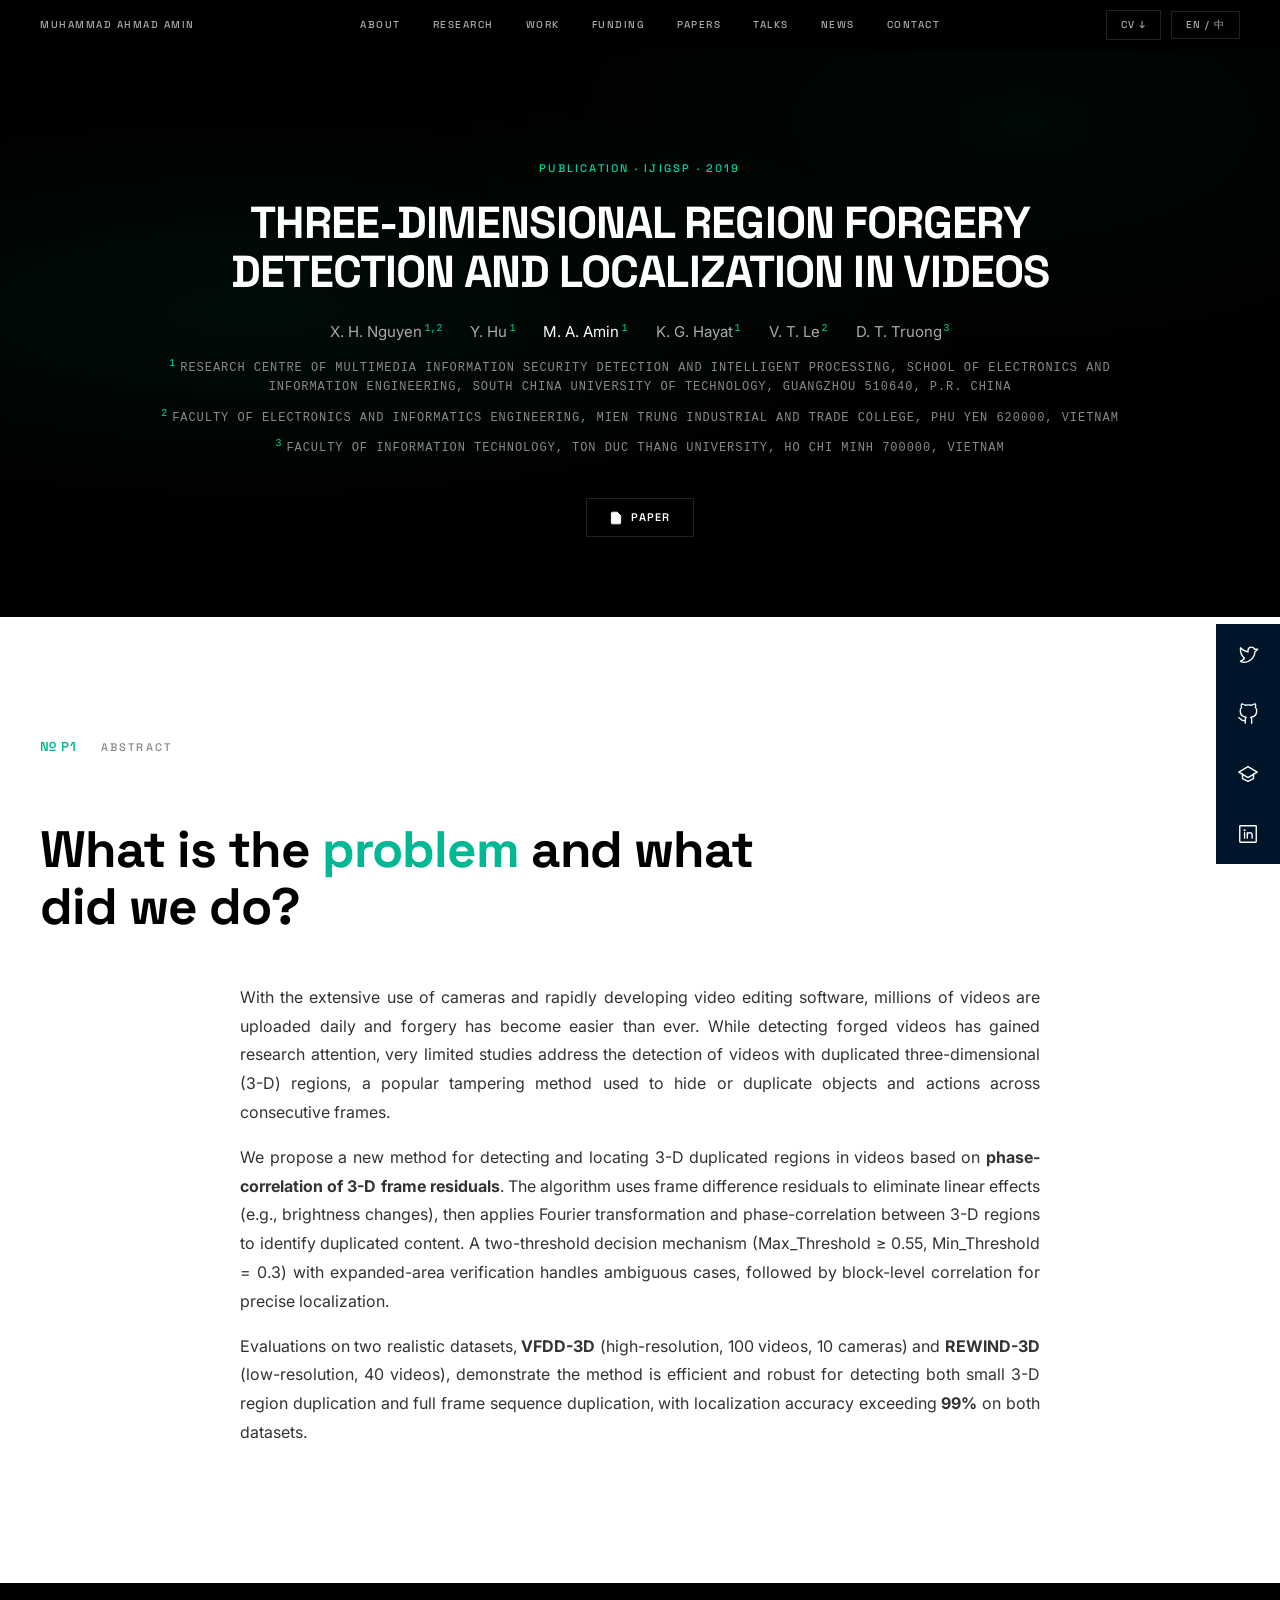
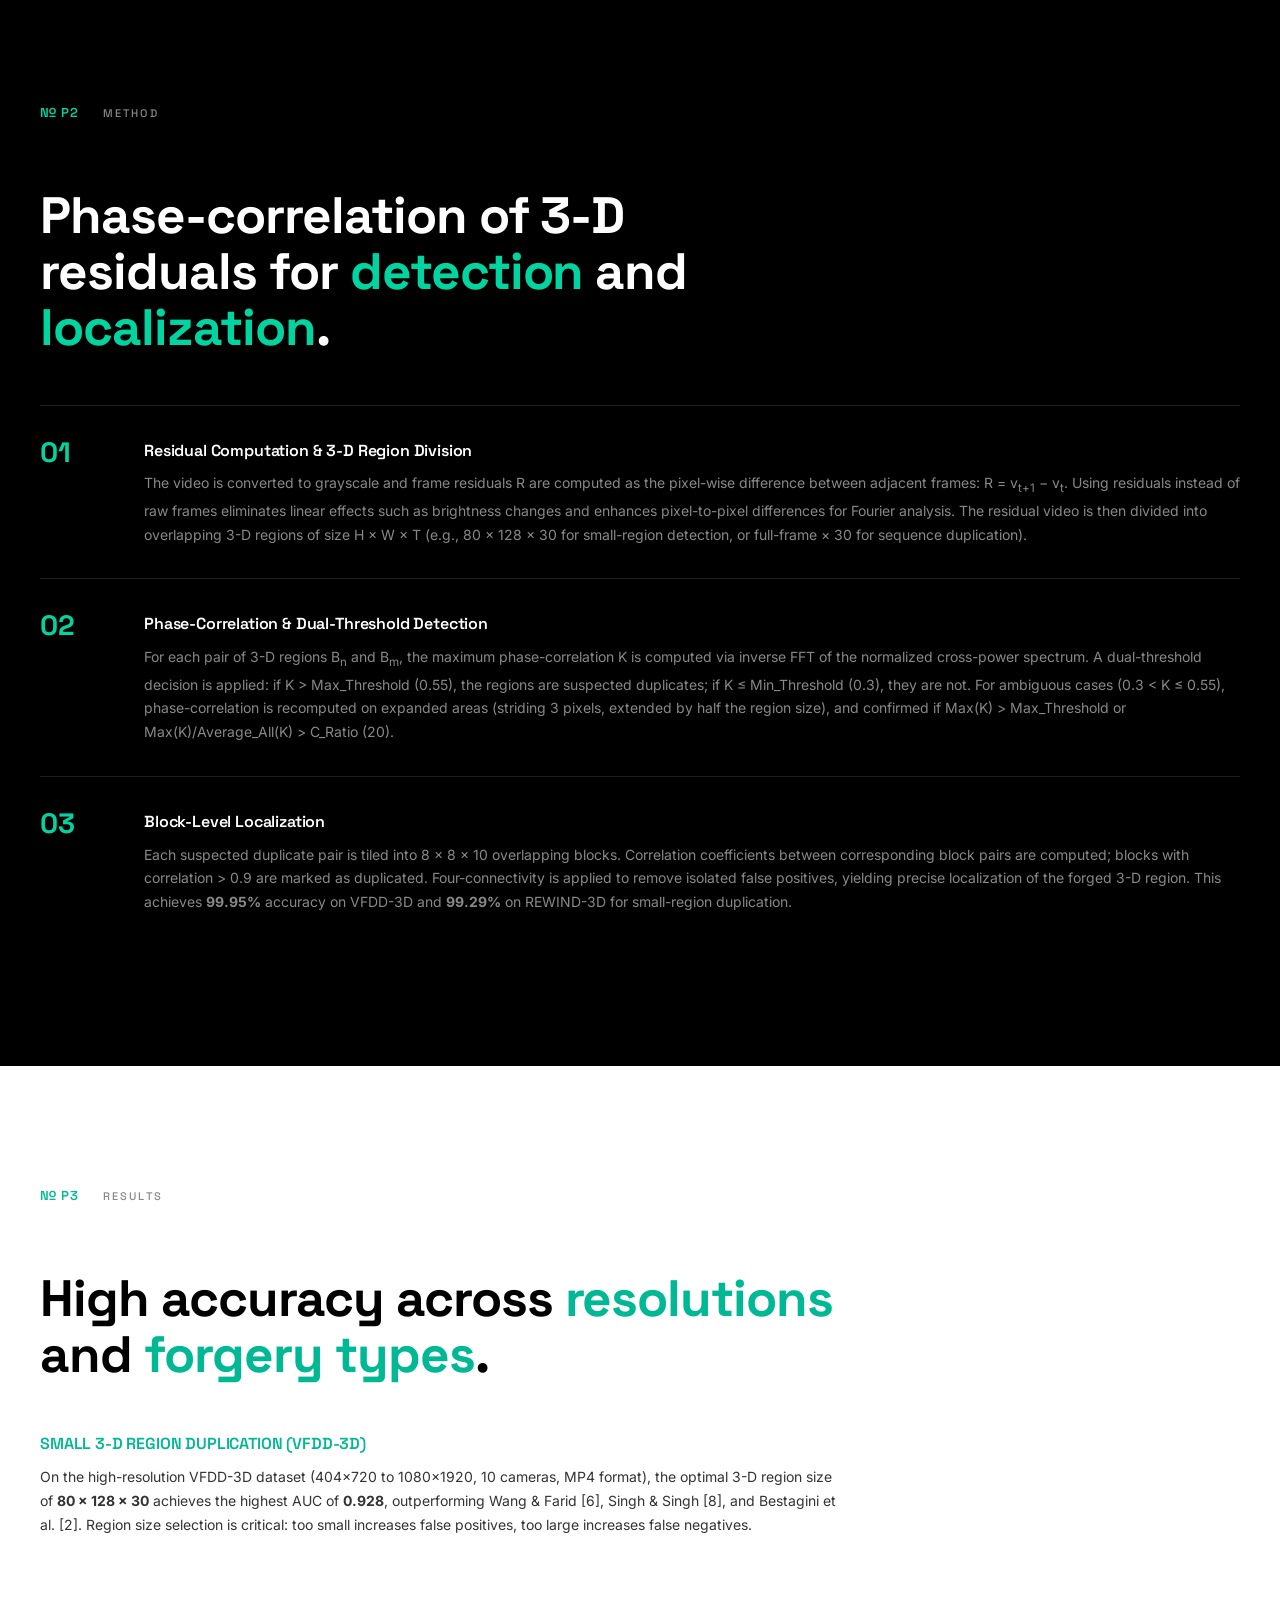
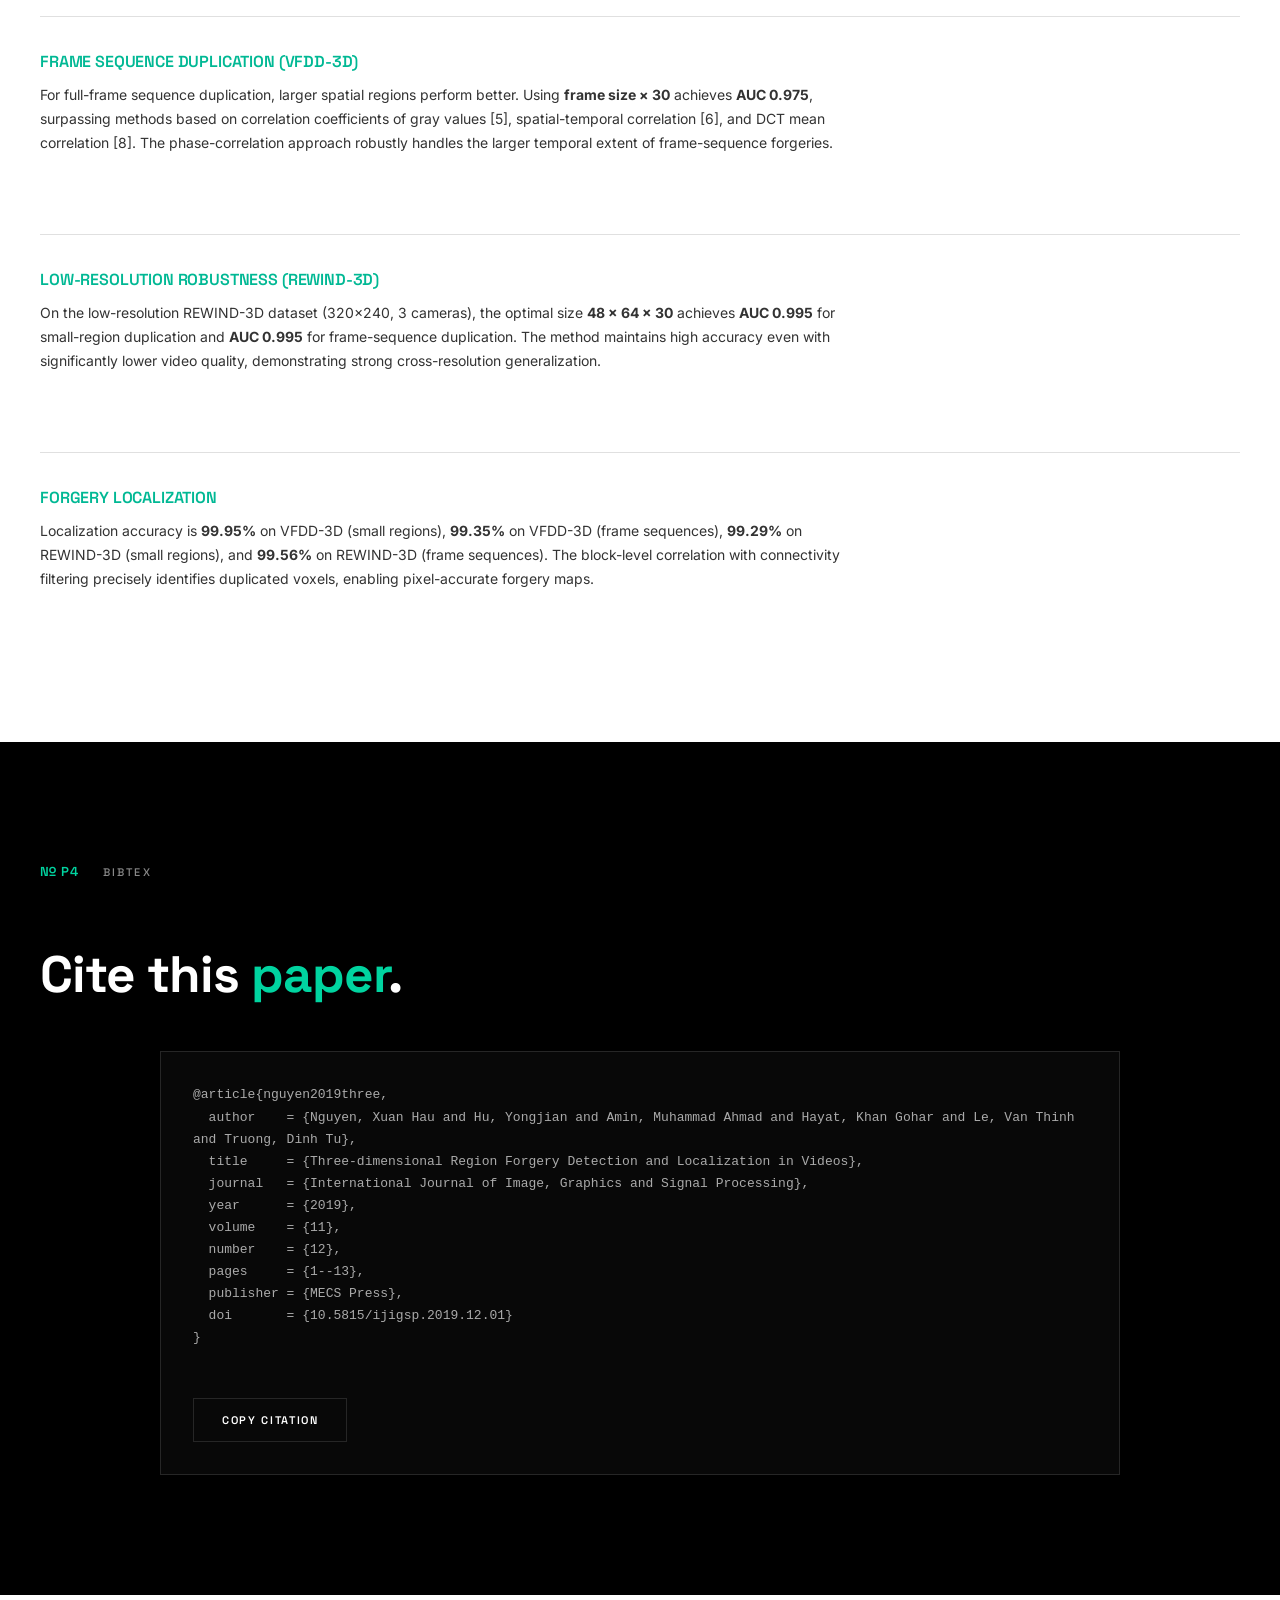
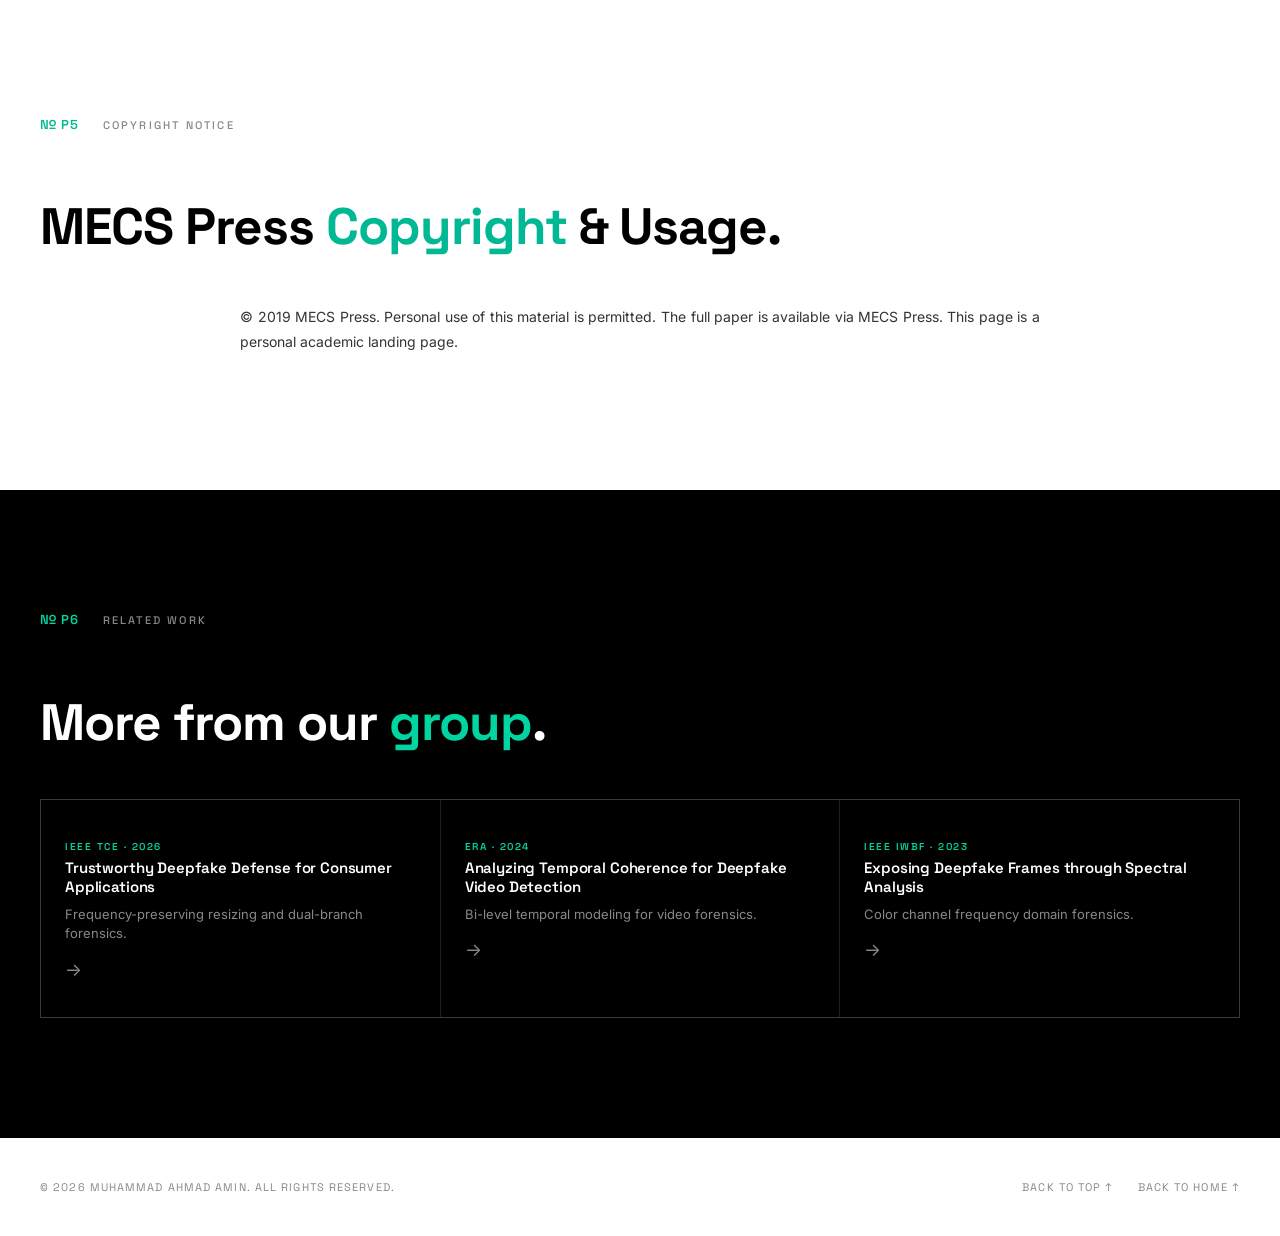
<file: assets/publications/IJ-2019.html>
<!DOCTYPE html>
<html lang="en">
<head>
    <meta charset="utf-8" />
    <meta name="viewport" content="width=device-width, initial-scale=1" />
    <title>Three-dimensional Region Forgery Detection and Localization in Videos — Muhammad Ahmad Amin</title>
    <meta name="description" content="Three-dimensional Region Forgery Detection and Localization in Videos. IJIGSP 2019." />

    <link rel="icon" href="data:image/svg+xml,%3Csvg xmlns='http://www.w3.org/2000/svg' viewBox='0 0 512 512'%3E%3Crect width='512' height='512' rx='90' fill='%2300b894'/%3E%3Cpath d='M116 103 H216 L136 219' fill='none' stroke='%23000' stroke-width='20' stroke-linecap='round' stroke-linejoin='round'/%3E%3Cpath d='M296 103 V219 M296 103 L346 149 L396 103 M396 103 V219' fill='none' stroke='%23000' stroke-width='20' stroke-linecap='round' stroke-linejoin='round'/%3E%3Cpath d='M116 409 L166 299 L216 409' fill='none' stroke='%23000' stroke-width='20' stroke-linecap='round' stroke-linejoin='round'/%3E%3Cpath d='M296 409 L346 299 L396 409' fill='none' stroke='%23000' stroke-width='20' stroke-linecap='round' stroke-linejoin='round'/%3E%3C/svg%3E" type="image/svg+xml" />

    <link rel="preconnect" href="https://fonts.googleapis.com">
    <link rel="preconnect" href="https://fonts.gstatic.com" crossorigin>
    <link href="https://fonts.googleapis.com/css2?family=Space+Grotesk:wght@300;400;500;600;700&family=Inter:wght@300;400;500;600;700&display=swap" rel="stylesheet">
    <link rel="stylesheet" href="../css/style.css" />
    <link rel="stylesheet" href="../css/subpages.css" />
</head>
<body>

    <aside class="side-dock" id="sideDock" aria-label="Social links">
        <div class="dock-links">
            <a href="https://twitter.com/7AhmadAmin" target="_blank" rel="noreferrer" aria-label="X / Twitter">
                <svg xmlns="http://www.w3.org/2000/svg" viewBox="0 0 256 256" width="32" height="32" fill="currentColor"><path d="M247.39,68.94A8,8,0,0,0,240,64H209.57A48.66,48.66,0,0,0,168.1,40a46.91,46.91,0,0,0-33.75,13.7A47.9,47.9,0,0,0,120,88v6.09C79.74,83.47,46.81,50.72,46.46,50.37a8,8,0,0,0-13.65,4.92c-4.31,47.79,9.57,79.77,22,98.18a110.93,110.93,0,0,0,21.88,24.2c-15.23,17.53-39.21,26.74-39.47,26.84a8,8,0,0,0-3.85,11.93c.75,1.12,3.75,5.05,11.08,8.72C53.51,229.7,65.48,232,80,232c70.67,0,129.72-54.42,135.75-124.44l29.91-29.9A8,8,0,0,0,247.39,68.94Zm-45,29.41a8,8,0,0,0-2.32,5.14C196,166.58,143.28,216,80,216c-10.56,0-18-1.4-23.22-3.08,11.51-6.25,27.56-17,37.88-32.48A8,8,0,0,0,92,169.08c-.47-.27-43.91-26.34-44-96,16,13,45.25,33.17,78.67,38.79A8,8,0,0,0,136,104V88a32,32,0,0,1,9.6-22.92A30.94,30.94,0,0,1,167.9,56c12.66.16,24.49,7.88,29.44,19.21A8,8,0,0,0,204.67,80h16Z"></path></svg>
            </a>
            <a href="https://github.com/7AhmadAmin" target="_blank" rel="noreferrer" aria-label="GitHub">
                <svg viewBox="0 0 24 24" fill="none" stroke="currentColor" stroke-width="1.5" stroke-linecap="round" stroke-linejoin="round">
                    <path d="M9 19c-5 1.5-5-2.5-7-3m14 6v-3.87a3.37 3.37 0 0 0-.94-2.61c3.14-.35 6.44-1.54 6.44-7A5.44 5.44 0 0 0 20 4.77 5.07 5.07 0 0 0 19.91 1S18.73.65 16 2.48a13.38 13.38 0 0 0-7 0C6.27.65 5.09 1 5.09 1A5.07 5.07 0 0 0 5 4.77a5.44 5.44 0 0 0-1.5 3.78c0 5.42 3.3 6.61 6.44 7A3.37 3.37 0 0 0 9 18.13V22"/>
                </svg>
            </a>
            <a href="https://scholar.google.com/citations?hl=en&user=57ouxVcAAAAJ" target="_blank" rel="noreferrer" aria-label="Google Scholar">
                <svg viewBox="0 0 24 24" fill="none" stroke="currentColor" stroke-width="1.5" stroke-linecap="round" stroke-linejoin="round">
                    <path d="M22 10l-10-6-10 6 10 6 10-6z"/>
                    <path d="M6 12v5l6 3 6-3v-5"/>
                </svg>
            </a>
            <a href="https://www.linkedin.com/in/7ahmadamin" target="_blank" rel="noreferrer" aria-label="LinkedIn">
                <svg xmlns="http://www.w3.org/2000/svg" viewBox="0 0 256 256" width="32" height="32" fill="currentColor"><path d="M216,24H40A16,16,0,0,0,24,40V216a16,16,0,0,0,16,16H216a16,16,0,0,0,16-16V40A16,16,0,0,0,216,24Zm0,192H40V40H216V216ZM96,112v64a8,8,0,0,1-16,0V112a8,8,0,0,1,16,0Zm88,28v36a8,8,0,0,1-16,0V140a20,20,0,0,0-40,0v36a8,8,0,0,1-16,0V112a8,8,0,0,1,15.79-1.78A36,36,0,0,1,184,140ZM100,84A12,12,0,1,1,88,72,12,12,0,0,1,100,84Z"></path></svg>
            </a>
        </div>
        <button class="dock-toggle" id="dockToggle" aria-label="Toggle social links" aria-expanded="false">
            <span class="toggle-label">Socials</span>
        </button>
    </aside>

    <nav class="nav" id="nav">
        <div class="nav-inner">
            <a href="../../index.html#top" class="nav-name" id="navName">
                <span class="nav-name-text">MUHAMMAD AHMAD AMIN</span>
            </a>
            <div class="nav-links">
                <a href="../../index.html#about"><span class="en">ABOUT</span><span class="zh">关于</span></a>
                <a href="../../index.html#research"><span class="en">RESEARCH</span><span class="zh">研究</span></a>
                <a href="../../index.html#experience"><span class="en">WORK</span><span class="zh">工作</span></a>
                <a href="../../index.html#projects"><span class="en">FUNDING</span><span class="zh">基金</span></a>
                <a href="../../index.html#publications"><span class="en">PAPERS</span><span class="zh">论文</span></a>
                <a href="../../index.html#talks"><span class="en">TALKS</span><span class="zh">报告</span></a>
                <a href="../../index.html#news"><span class="en">NEWS</span><span class="zh">动态</span></a>
                <a href="../../index.html#contact"><span class="en">CONTACT</span><span class="zh">联系</span></a>
            </div>
            <div class="nav-actions">
                <a href="../CV/resume.html" target="_blank" rel="noreferrer" class="cv-btn">
                    <span class="en">CV ↓</span>
                    <span class="zh">简历 ↓</span>
                </a>
                <button class="lang-btn lang-btn-desktop" aria-label="Toggle language">EN / 中</button>
                <button class="lang-btn lang-btn-mobile" aria-label="Toggle language">EN / 中</button>
            </div>
        </div>
    </nav>

    <header class="subpage-hero" id="top">
        <div class="hero-bg"></div>
        <div class="subpage-hero-content">
            <p class="hero-label">
                <span class="en">PUBLICATION</span><span class="zh">论文</span> · IJIGSP · 2019
            </p>
            <h1 class="hero-title">
                <span class="en">Three-dimensional Region Forgery Detection and Localization in Videos</span>
                <span class="zh">视频中三维区域伪造检测与定位</span>
            </h1>

            <div class="author-grid">
                <span class="author-block">X. H. Nguyen<sup>1,2</sup></span>
                <span class="author-block">Y. Hu<sup>1</sup></span>
                <span class="author-block"><a href="../../index.html#about">M. A. Amin</a><sup>1</sup></span>
                <span class="author-block">K. G. Hayat<sup>1</sup></span>
                <span class="author-block">V. T. Le<sup>2</sup></span>
                <span class="author-block">D. T. Truong<sup>3</sup></span>
            </div>
            <div class="affiliation-list">
                <span><sup>1</sup><span class="en">Research Centre of Multimedia Information Security Detection and Intelligent Processing, School of Electronics and Information Engineering, South China University of Technology, Guangzhou 510640, P.R. China</span><span class="zh">华南理工大学电子信息学院多媒体信息安全检测与智能处理研究中心，广州 510640，中国</span></span>
                <span><sup>2</sup><span class="en">Faculty of Electronics and Informatics Engineering, Mien Trung Industrial and Trade College, Phu Yen 620000, Vietnam</span><span class="zh">越南富安省中越工业贸易学院电子与信息工程系</span></span>
                <span><sup>3</sup><span class="en">Faculty of Information Technology, Ton Duc Thang University, Ho Chi Minh 700000, Vietnam</span><span class="zh">越南胡志明市孙德胜大学信息技术学院</span></span>
            </div>

            <div class="link-buttons">
                <a href="https://www.mecs-press.org/ijigsp/ijigsp-v11-n12/IJIGSP-V11-N12-1.pdf" class="link-btn" target="_blank" rel="noopener noreferrer">
                    <svg viewBox="0 0 24 24" fill="none" stroke="currentColor" stroke-width="1.5"><path d="M14 2H6a2 2 0 0 0-2 2v16a2 2 0 0 0 2 2h12a2 2 0 0 0 2-2V8z"/><polyline points="14 2 14 8 20 8"/><line x1="16" y1="13" x2="8" y2="13"/><line x1="16" y1="17" x2="8" y2="17"/><polyline points="10 9 9 9 8 9"/></svg>
                    <span class="en">Paper</span><span class="zh">Paper</span>
                </a>
            </div>
        </div>
    </header>

    <section class="section section-white" id="abstract">
        <div class="container">
            <div class="section-header">
                <span class="section-num">№ P1</span>
                <p class="eyebrow"><span class="en">ABSTRACT</span><span class="zh">摘要</span></p>
            </div>
            <h2 class="section-heading">
                <span class="en">What is the <em>problem</em> and what did we do?</span>
                <span class="zh">我们解决了什么<em>问题</em>？</span>
            </h2>
            <div class="abstract-block">
                <p>
                    <span class="en">With the extensive use of cameras and rapidly developing video editing software, millions of videos are uploaded daily and forgery has become easier than ever. While detecting forged videos has gained research attention, very limited studies address the detection of videos with duplicated three-dimensional (3-D) regions, a popular tampering method used to hide or duplicate objects and actions across consecutive frames.</span>
                    <span class="zh">随着摄像头的广泛使用和视频编辑软件的快速发展，每天有数百万视频上传，伪造变得比以往任何时候都更容易。虽然检测伪造视频已引起研究关注，但针对复制三维（3-D）区域视频检测的研究非常有限——这是一种用于隐藏或复制连续帧中对象和动作的流行篡改方法。</span>
                </p>
                <p>
                    <span class="en">We propose a new method for detecting and locating 3-D duplicated regions in videos based on <strong>phase-correlation of 3-D frame residuals</strong>. The algorithm uses frame difference residuals to eliminate linear effects (e.g., brightness changes), then applies Fourier transformation and phase-correlation between 3-D regions to identify duplicated content. A two-threshold decision mechanism (Max_Threshold ≥ 0.55, Min_Threshold = 0.3) with expanded-area verification handles ambiguous cases, followed by block-level correlation for precise localization.</span>
                    <span class="zh">我们提出了一种基于<strong>三维帧残差相位相关</strong>的视频中三维复制区域检测与定位新方法。该算法使用帧差残差消除线性效应（如亮度变化），然后对三维区域应用傅里叶变换和相位相关来识别复制内容。双阈值决策机制（最大阈值≥0.55，最小阈值=0.3）配合扩展区域验证处理模糊情况，随后通过块级相关实现精确定位。</span>
                </p>
                <p>
                    <span class="en">Evaluations on two realistic datasets, <strong>VFDD-3D</strong> (high-resolution, 100 videos, 10 cameras) and <strong>REWIND-3D</strong> (low-resolution, 40 videos), demonstrate the method is efficient and robust for detecting both small 3-D region duplication and full frame sequence duplication, with localization accuracy exceeding <strong>99%</strong> on both datasets.</span>
                    <span class="zh">在两个真实数据集，<strong>VFDD-3D</strong>（高分辨率，100个视频，10个摄像头）和<strong>REWIND-3D</strong>（低分辨率，40个视频），上的评估表明，该方法对检测小型三维区域复制和完整帧序列复制均高效鲁棒，在两个数据集上的定位准确率均超过<strong>99%</strong>。</span>
                </p>
            </div>
        </div>
    </section>

    <section class="section section-black" id="method">
        <div class="container">
            <div class="section-header">
                <span class="section-num">№ P2</span>
                <p class="eyebrow"><span class="en">METHOD</span><span class="zh">方法</span></p>
            </div>
            <h2 class="section-heading">
                <span class="en">Phase-correlation of 3-D residuals for <em>detection</em> and <em>localization</em>.</span>
                <span class="zh">三维残差相位相关用于<em>检测</em>与<em>定位</em>。</span>
            </h2>
            <div class="method-steps">
                <div class="method-step">
                    <span class="step-num">01</span>
                    <div class="step-content">
                        <h4><span class="en">Residual Computation & 3-D Region Division</span><span class="zh">残差计算与三维区域划分</span></h4>
                        <p>
                            <span class="en">The video is converted to grayscale and frame residuals R are computed as the pixel-wise difference between adjacent frames: R = v<sub>t+1</sub> − v<sub>t</sub>. Using residuals instead of raw frames eliminates linear effects such as brightness changes and enhances pixel-to-pixel differences for Fourier analysis. The residual video is then divided into overlapping 3-D regions of size H × W × T (e.g., 80 × 128 × 30 for small-region detection, or full-frame × 30 for sequence duplication).</span>
                            <span class="zh">视频转换为灰度图，帧残差R计算为相邻帧之间的像素级差值：R = v<sub>t+1</sub> − v<sub>t</sub>。使用残差而非原始帧可消除亮度变化等线性效应，并增强傅里叶分析的像素差异。残差视频随后被划分为重叠的三维区域，大小为H × W × T（例如，小型区域检测为80 × 128 × 30，序列复制为全帧 × 30）。</span>
                        </p>
                    </div>
                </div>
                <div class="method-step">
                    <span class="step-num">02</span>
                    <div class="step-content">
                        <h4><span class="en">Phase-Correlation & Dual-Threshold Detection</span><span class="zh">相位相关与双阈值检测</span></h4>
                        <p>
                            <span class="en">For each pair of 3-D regions B<sub>n</sub> and B<sub>m</sub>, the maximum phase-correlation K is computed via inverse FFT of the normalized cross-power spectrum. A dual-threshold decision is applied: if K > Max_Threshold (0.55), the regions are suspected duplicates; if K ≤ Min_Threshold (0.3), they are not. For ambiguous cases (0.3 < K ≤ 0.55), phase-correlation is recomputed on expanded areas (striding 3 pixels, extended by half the region size), and confirmed if Max(K) > Max_Threshold or Max(K)/Average_All(K) > C_Ratio (20).</span>
                            <span class="zh">对于每对三维区域B<sub>n</sub>和B<sub>m</sub>，通过归一化互功率谱的逆FFT计算最大相位相关K。应用双阈值决策：若K > 最大阈值（0.55），则区域为疑似复制；若K ≤ 最小阈值（0.3），则不是。对于模糊情况（0.3 < K ≤ 0.55），在扩展区域（步长3像素，扩展半区域大小）上重新计算相位相关，若Max(K) > 最大阈值或Max(K)/Average_All(K) > C_Ratio（20）则确认。</span>
                        </p>
                    </div>
                </div>
                <div class="method-step">
                    <span class="step-num">03</span>
                    <div class="step-content">
                        <h4><span class="en">Block-Level Localization</span><span class="zh">块级定位</span></h4>
                        <p>
                            <span class="en">Each suspected duplicate pair is tiled into 8 × 8 × 10 overlapping blocks. Correlation coefficients between corresponding block pairs are computed; blocks with correlation > 0.9 are marked as duplicated. Four-connectivity is applied to remove isolated false positives, yielding precise localization of the forged 3-D region. This achieves <strong>99.95%</strong> accuracy on VFDD-3D and <strong>99.29%</strong> on REWIND-3D for small-region duplication.</span>
                            <span class="zh">每对疑似复制区域被划分为8 × 8 × 10的重叠块。计算对应块对之间的相关系数；相关系数>0.9的块标记为复制。应用四连通性去除孤立假阳性，实现伪造三维区域的精确定位。这在VFDD-3D上达到<strong>99.95%</strong>准确率，在REWIND-3D小型区域复制上达到<strong>99.29%</strong>。</span>
                        </p>
                    </div>
                </div>
            </div>
        </div>
    </section>

    <section class="section section-white" id="results">
        <div class="container">
            <div class="section-header">
                <span class="section-num">№ P3</span>
                <p class="eyebrow"><span class="en">RESULTS</span><span class="zh">结果</span></p>
            </div>
            <h2 class="section-heading">
                <span class="en">High accuracy across <em>resolutions</em> and <em>forgery types</em>.</span>
                <span class="zh">跨<em>分辨率</em>和<em>伪造类型</em>的高准确率。</span>
            </h2>

            <div class="statement-strip" style="margin-top:0; border-top:none; padding-top:0;">
                <h3><span class="en">Small 3-D Region Duplication (VFDD-3D)</span><span class="zh">小型三维区域复制（VFDD-3D）</span></h3>
                <p>
                    <span class="en">On the high-resolution VFDD-3D dataset (404×720 to 1080×1920, 10 cameras, MP4 format), the optimal 3-D region size of <strong>80 × 128 × 30</strong> achieves the highest AUC of <strong>0.928</strong>, outperforming Wang & Farid [6], Singh & Singh [8], and Bestagini et al. [2]. Region size selection is critical: too small increases false positives, too large increases false negatives.</span>
                    <span class="zh">在高分辨率VFDD-3D数据集（404×720至1080×1920，10个摄像头，MP4格式）上，最优三维区域大小<strong>80 × 128 × 30</strong>达到最高AUC <strong>0.928</strong>，超越Wang & Farid [6]、Singh & Singh [8]和Bestagini et al. [2]。区域大小选择至关重要：过小增加假阳性，过大增加假阴性。</span>
                </p>
            </div>

            <div class="statement-strip" style="margin-top:48px;">
                <h3><span class="en">Frame Sequence Duplication (VFDD-3D)</span><span class="zh">帧序列复制（VFDD-3D）</span></h3>
                <p>
                    <span class="en">For full-frame sequence duplication, larger spatial regions perform better. Using <strong>frame size × 30</strong> achieves <strong>AUC 0.975</strong>, surpassing methods based on correlation coefficients of gray values [5], spatial-temporal correlation [6], and DCT mean correlation [8]. The phase-correlation approach robustly handles the larger temporal extent of frame-sequence forgeries.</span>
                    <span class="zh">对于完整帧序列复制，更大的空间区域表现更好。使用<strong>帧大小 × 30</strong>达到<strong>AUC 0.975</strong>，超越基于灰度值相关系数[5]、时空相关[6]和DCT均值相关[8]的方法。相位相关方法对帧序列伪造的更大时间范围具有鲁棒性。</span>
                </p>
            </div>

            <div class="statement-strip" style="margin-top:48px;">
                <h3><span class="en">Low-Resolution Robustness (REWIND-3D)</span><span class="zh">低分辨率鲁棒性（REWIND-3D）</span></h3>
                <p>
                    <span class="en">On the low-resolution REWIND-3D dataset (320×240, 3 cameras), the optimal size <strong>48 × 64 × 30</strong> achieves <strong>AUC 0.995</strong> for small-region duplication and <strong>AUC 0.995</strong> for frame-sequence duplication. The method maintains high accuracy even with significantly lower video quality, demonstrating strong cross-resolution generalization.</span>
                    <span class="zh">在低分辨率REWIND-3D数据集（320×240，3个摄像头）上，最优大小<strong>48 × 64 × 30</strong>对小型区域复制达到<strong>AUC 0.995</strong>，对帧序列复制达到<strong>AUC 0.995</strong>。即使在显著较低的视频质量下，该方法仍保持高准确率，展示了强跨分辨率泛化能力。</span>
                </p>
            </div>

            <div class="statement-strip" style="margin-top:48px;">
                <h3><span class="en">Forgery Localization</span><span class="zh">伪造定位</span></h3>
                <p>
                    <span class="en">Localization accuracy is <strong>99.95%</strong> on VFDD-3D (small regions), <strong>99.35%</strong> on VFDD-3D (frame sequences), <strong>99.29%</strong> on REWIND-3D (small regions), and <strong>99.56%</strong> on REWIND-3D (frame sequences). The block-level correlation with connectivity filtering precisely identifies duplicated voxels, enabling pixel-accurate forgery maps.</span>
                    <span class="zh">定位准确率在VFDD-3D（小型区域）上为<strong>99.95%</strong>，VFDD-3D（帧序列）上<strong>99.35%</strong>，REWIND-3D（小型区域）上<strong>99.29%</strong>，REWIND-3D（帧序列）上<strong>99.56%</strong>。带连通性滤波的块级相关精确定位复制体素，实现像素级精确的伪造图。</span>
                </p>
            </div>
        </div>
    </section>

    <section class="section section-black" id="bibtex">
        <div class="container">
            <div class="section-header">
                <span class="section-num">№ P4</span>
                <p class="eyebrow"><span class="en">BIBTEX</span><span class="zh">引用</span></p>
            </div>
            <h2 class="section-heading">
                <span class="en">Cite this <em>paper</em>.</span>
                <span class="zh">引用此<em>论文</em>。</span>
            </h2>
            <div class="bibtex-block" id="bibtexBlock">
                <pre><code id="bibtexCode">@article{nguyen2019three,
  author    = {Nguyen, Xuan Hau and Hu, Yongjian and Amin, Muhammad Ahmad and Hayat, Khan Gohar and Le, Van Thinh and Truong, Dinh Tu},
  title     = {Three-dimensional Region Forgery Detection and Localization in Videos},
  journal   = {International Journal of Image, Graphics and Signal Processing},
  year      = {2019},
  volume    = {11},
  number    = {12},
  pages     = {1--13},
  publisher = {MECS Press},
  doi       = {10.5815/ijigsp.2019.12.01}
}</code></pre>
                <button class="btn bibtex-copy" id="bibtexCopy" aria-label="Copy BibTeX citation">
                    <span class="en">COPY CITATION</span><span class="zh">复制引用</span>
                </button>
            </div>
        </div>
    </section>

    <section class="section section-white" id="copyright">
        <div class="container">
            <div class="section-header">
                <span class="section-num">№ P5</span>
                <p class="eyebrow"><span class="en">COPYRIGHT NOTICE</span><span class="zh">版权声明</span></p>
            </div>
            <h2 class="section-heading">
                <span class="en">MECS Press <em>Copyright</em> & Usage.</span>
                <span class="zh">MECS Press <em>版权</em>与使用。</span>
            </h2>
            <div class="abstract-block">
                <p style="font-size:14px; color:var(--gray-dark);">
                    <span class="en">© 2019 MECS Press. Personal use of this material is permitted. The full paper is available via MECS Press. This page is a personal academic landing page.</span>
                    <span class="zh">© 2019 MECS Press。允许个人使用此材料。完整论文可通过MECS Press获取。本页面为个人学术着陆页。</span>
                </p>
            </div>
        </div>
    </section>

    <section class="section section-black" id="related">
        <div class="container">
            <div class="section-header">
                <span class="section-num">№ P6</span>
                <p class="eyebrow"><span class="en">RELATED WORK</span><span class="zh">相关工作</span></p>
            </div>
            <h2 class="section-heading">
                <span class="en">More from our <em>group</em>.</span>
                <span class="zh">来自我们<em>团队</em>的更多工作。</span>
            </h2>
            <div class="related-grid">
                <a href="ieee_tce.html" class="related-item">
                    <span class="related-venue">IEEE TCE · 2026</span>
                    <h4><span class="en">Trustworthy Deepfake Defense for Consumer Applications</span><span class="zh">面向消费级应用的可信深度伪造防御</span></h4>
                    <p><span class="en">Frequency-preserving resizing and dual-branch forensics.</span><span class="zh">频域保持缩放与双分支取证。</span></p>
                    <span class="related-arrow">→</span>
                </a>
                <a href="era.html" class="related-item">
                    <span class="related-venue">ERA · 2024</span>
                    <h4><span class="en">Analyzing Temporal Coherence for Deepfake Video Detection</span><span class="zh">基于时序一致性的深度伪造视频检测</span></h4>
                    <p><span class="en">Bi-level temporal modeling for video forensics.</span><span class="zh">面向视频取证的双层时序建模。</span></p>
                    <span class="related-arrow">→</span>
                </a>
                <a href="ieee_iwbf.html" class="related-item">
                    <span class="related-venue">IEEE IWBF · 2023</span>
                    <h4><span class="en">Exposing Deepfake Frames through Spectral Analysis</span><span class="zh">基于频谱分析的深度伪造帧检测</span></h4>
                    <p><span class="en">Color channel frequency domain forensics.</span><span class="zh">颜色通道频域取证。</span></p>
                    <span class="related-arrow">→</span>
                </a>
            </div>
        </div>
    </section>

    <footer class="footer section-white">
        <div class="container">
            <p>
                <span class="en">© 2026 Muhammad Ahmad Amin. All rights reserved.</span>
                <span class="zh">© 2026 Muhammad Ahmad Amin. 保留所有权利。</span>
            </p>
            <div class="footer-links">
                <a href="#top" class="back-to-top">
                    <span class="en">BACK TO TOP ↑</span>
                    <span class="zh">回到顶部 ↑</span>
                </a>
                <a href="../../index.html#top" class="back-to-top">
                    <span class="en">BACK TO HOME ↑</span>
                    <span class="zh">返回首页 ↑</span>
                </a>
            </div>
        </div>
    </footer>

    <div class="toast" id="toast" role="status" aria-live="polite"></div>
    <script src="../js/main.js"></script>
    <script>
      (function() {
        const bibtexCopy = document.getElementById('bibtexCopy');
        const bibtexCode = document.getElementById('bibtexCode');
        const toast = document.getElementById('toast');
        if (!bibtexCopy || !bibtexCode) return;

        function showToast(msg) {
          toast.textContent = msg;
          toast.classList.add('show');
          setTimeout(() => { toast.classList.remove('show'); }, 2500);
        }

        bibtexCopy.addEventListener('click', () => {
          const text = bibtexCode.textContent;
          navigator.clipboard.writeText(text).then(() => {
            const isZh = document.body.classList.contains('lang-zh');
            showToast(isZh ? '已复制引用' : 'CITATION COPIED');
          }).catch(() => {
            const ta = document.createElement('textarea');
            ta.value = text;
            document.body.appendChild(ta);
            ta.select();
            document.execCommand('copy');
            document.body.removeChild(ta);
            const isZh = document.body.classList.contains('lang-zh');
            showToast(isZh ? '已复制引用' : 'CITATION COPIED');
          });
        });
      })();
    </script>
</body>
</html>
</file>
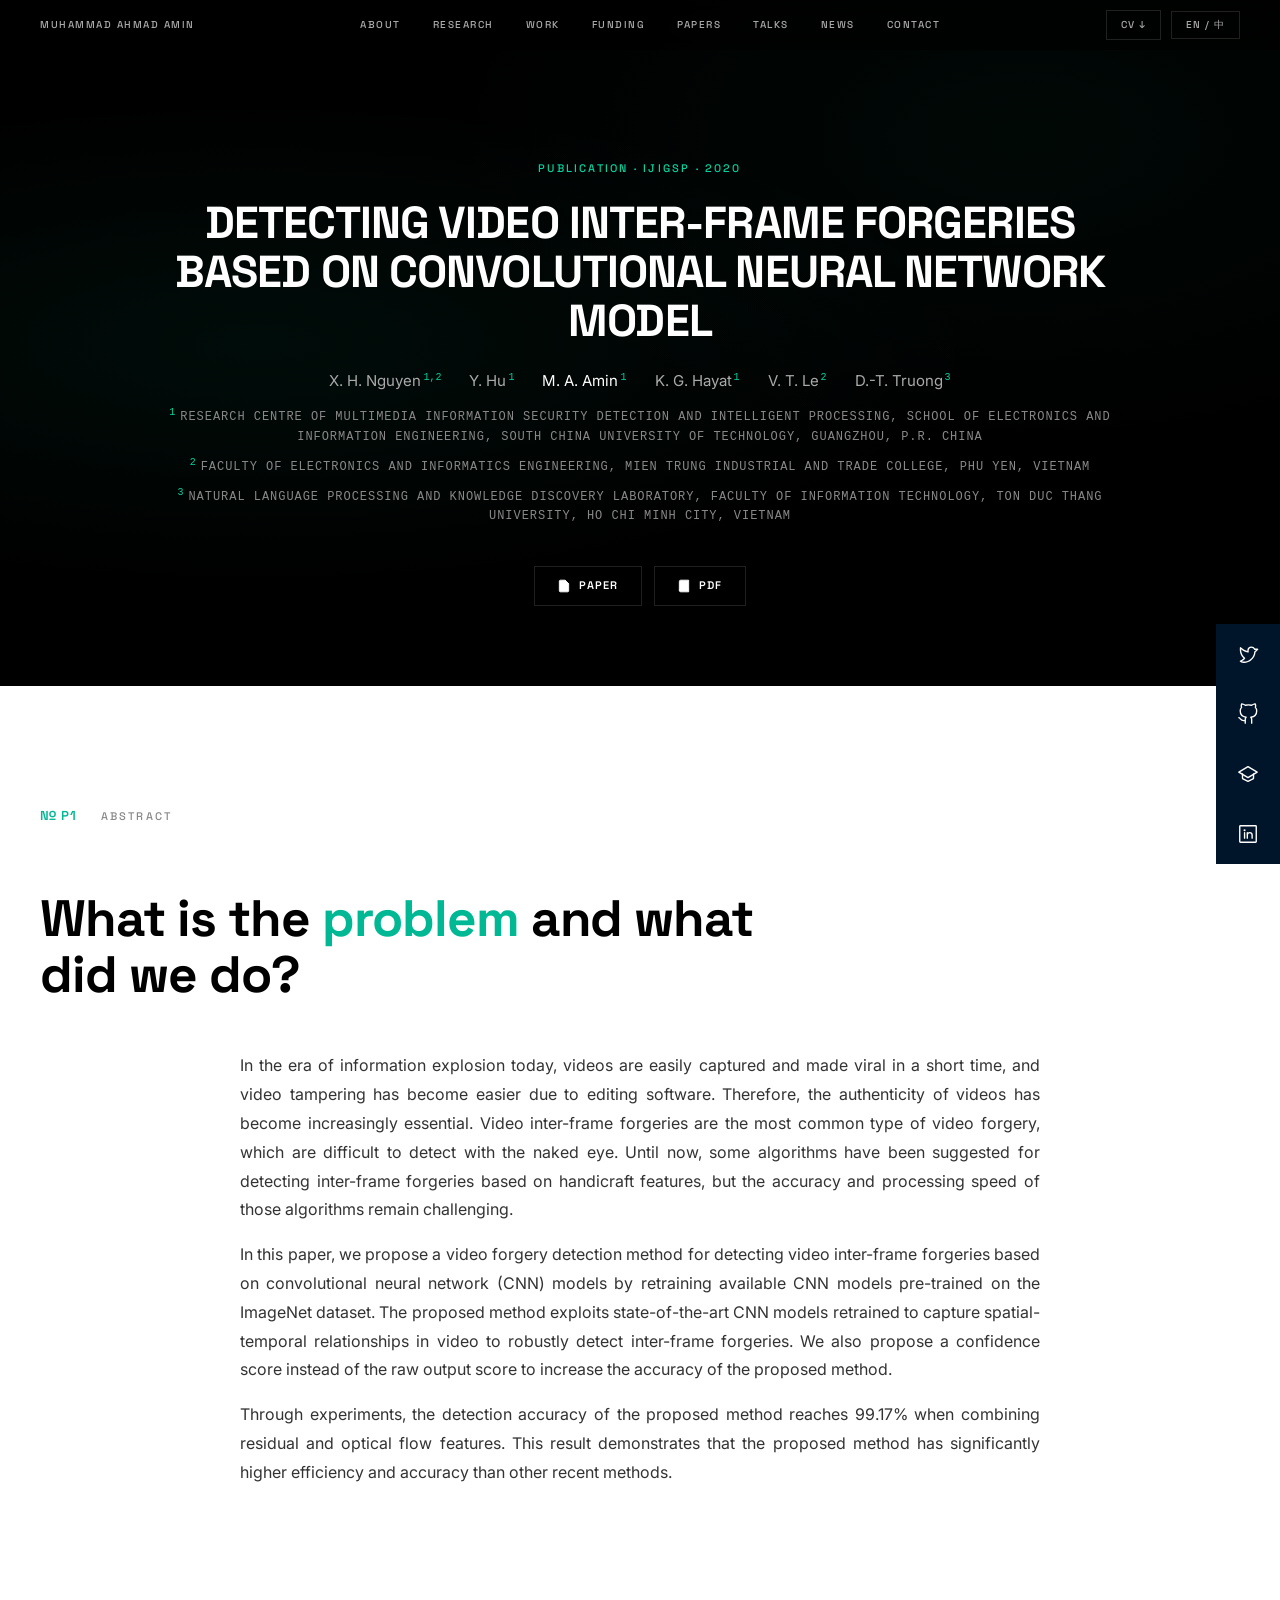
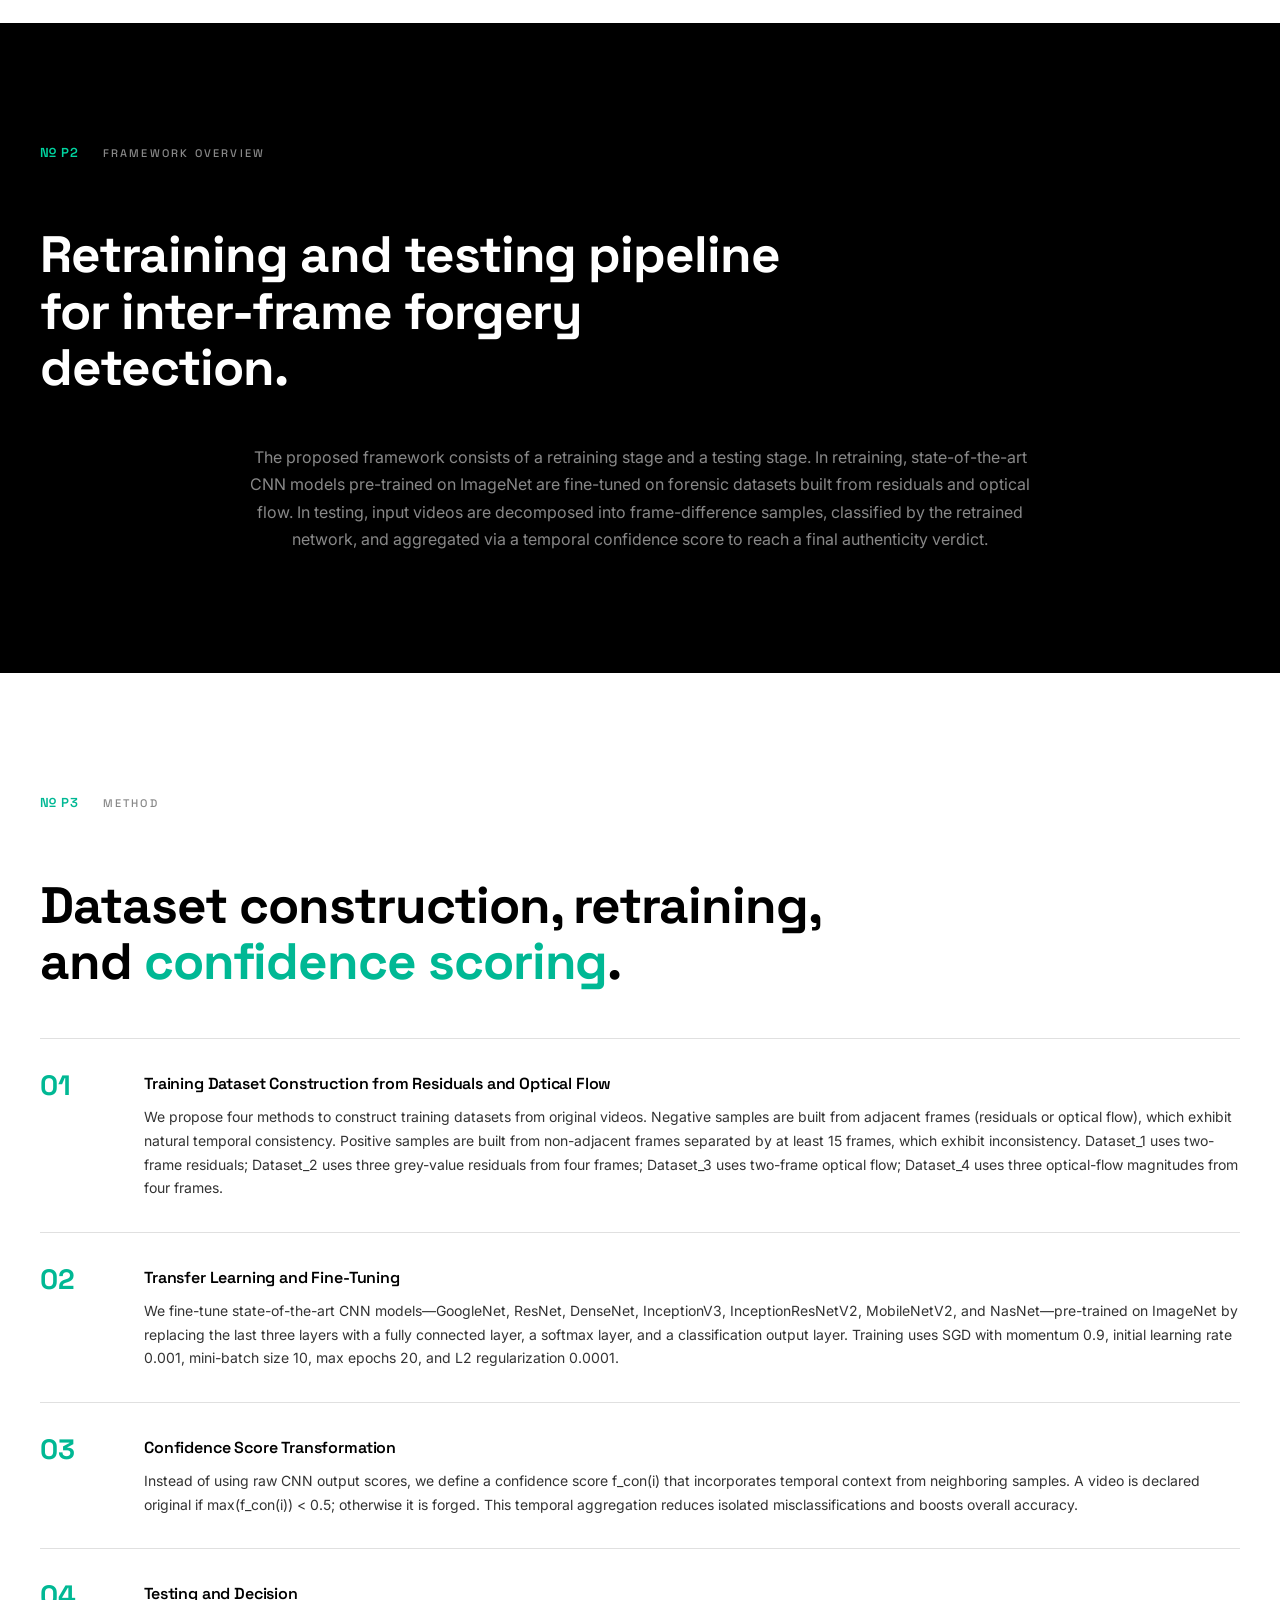
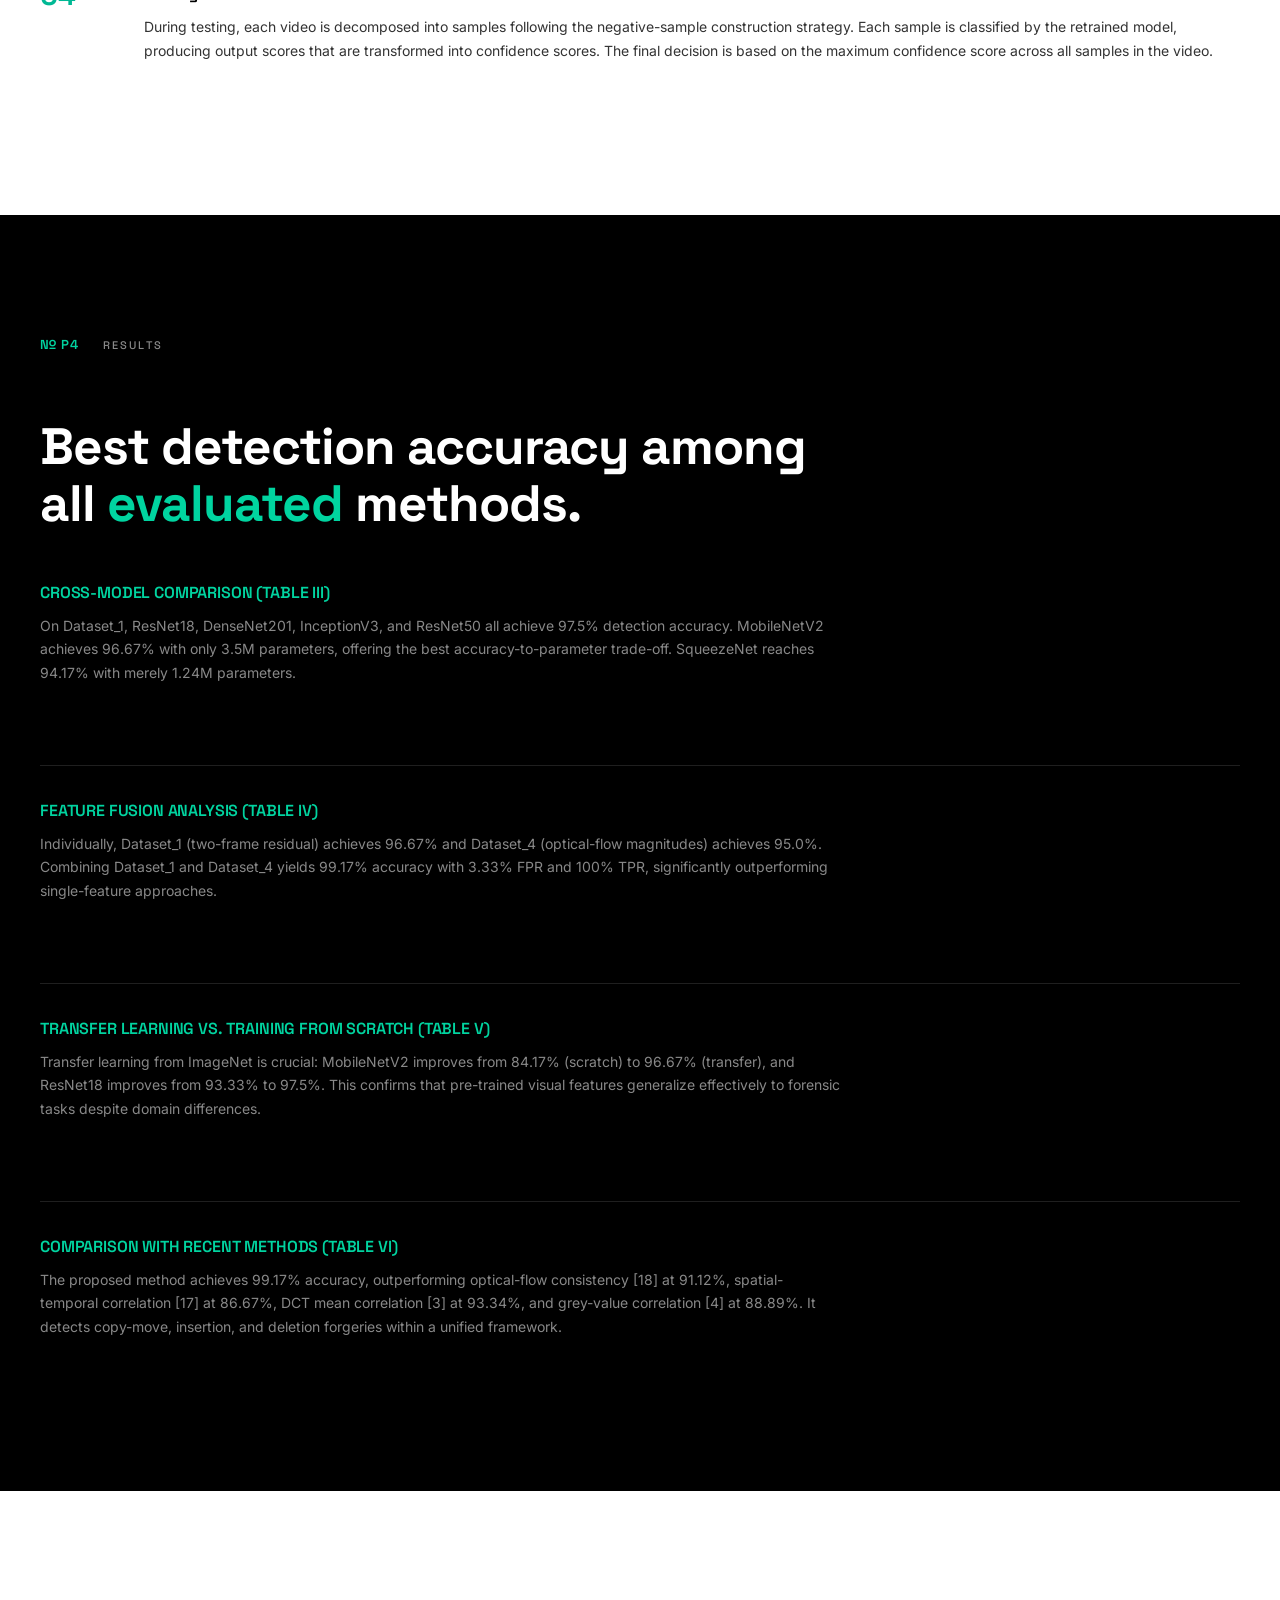
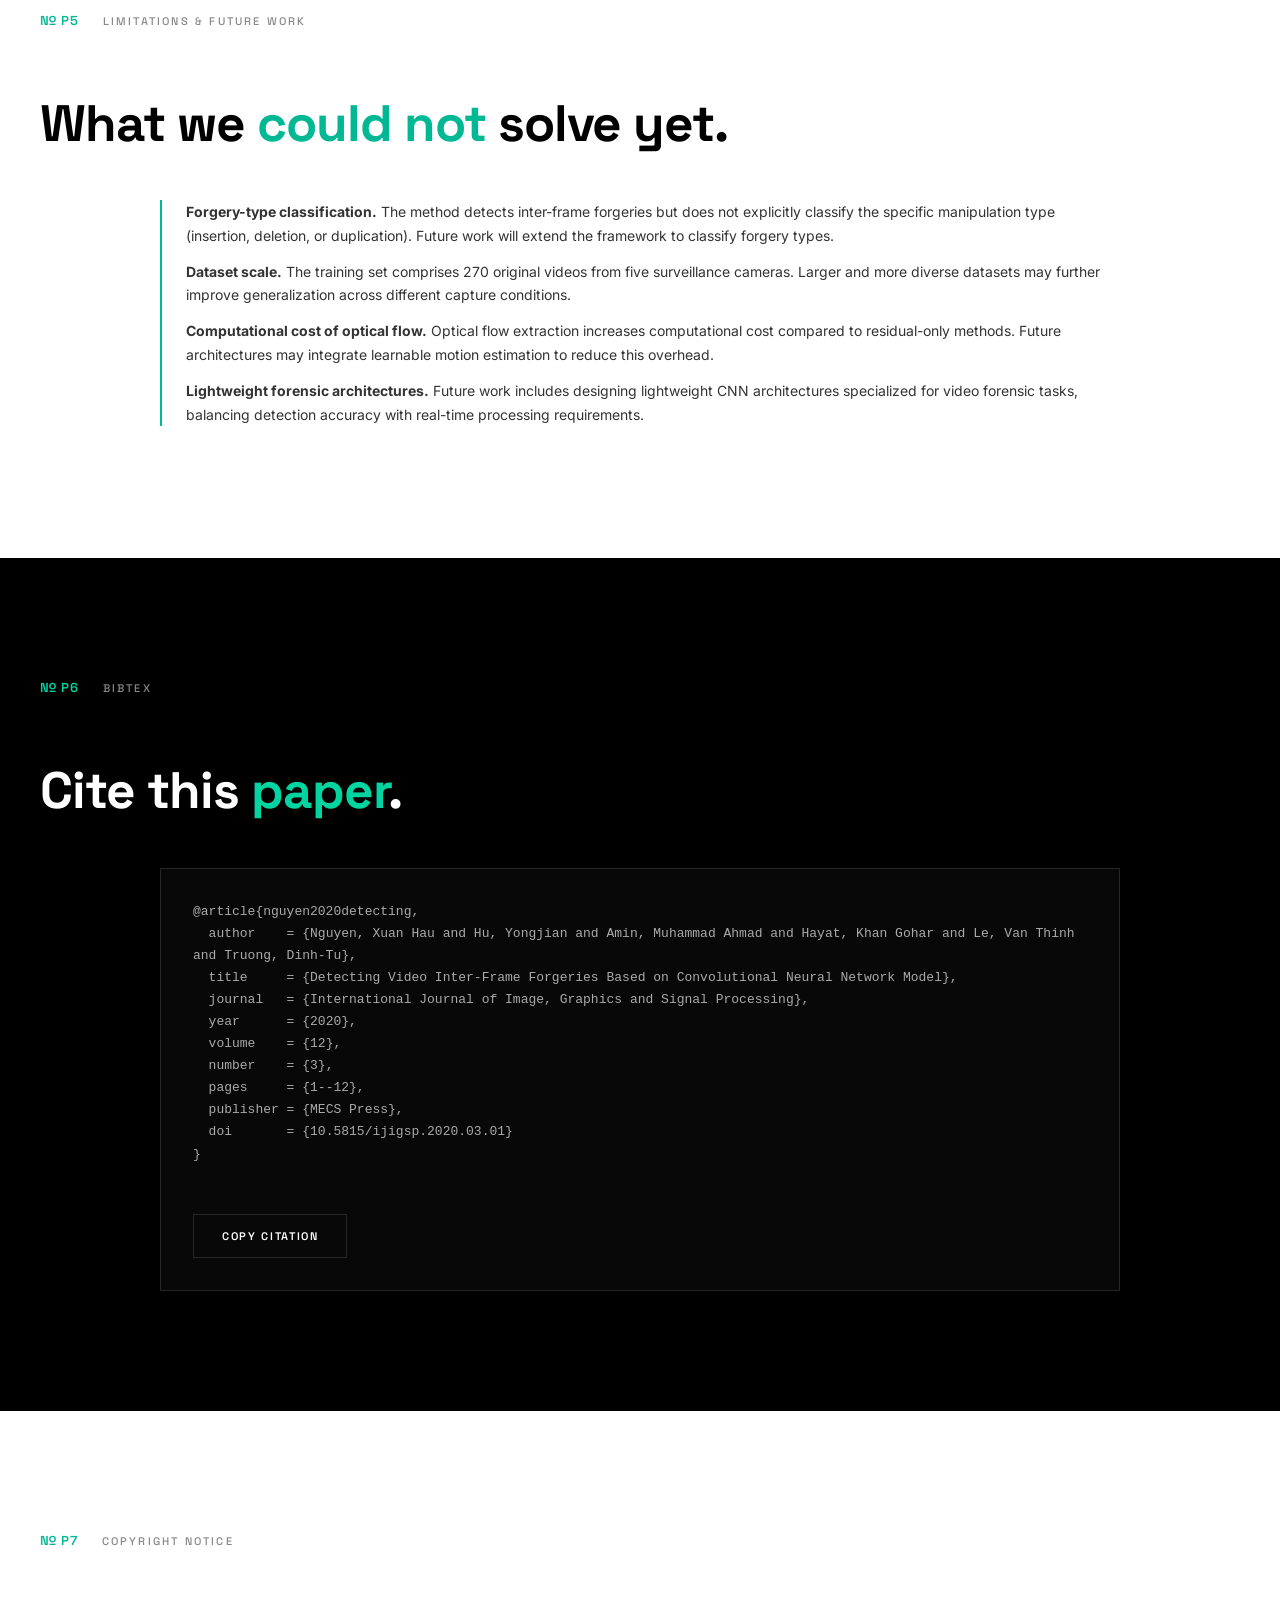
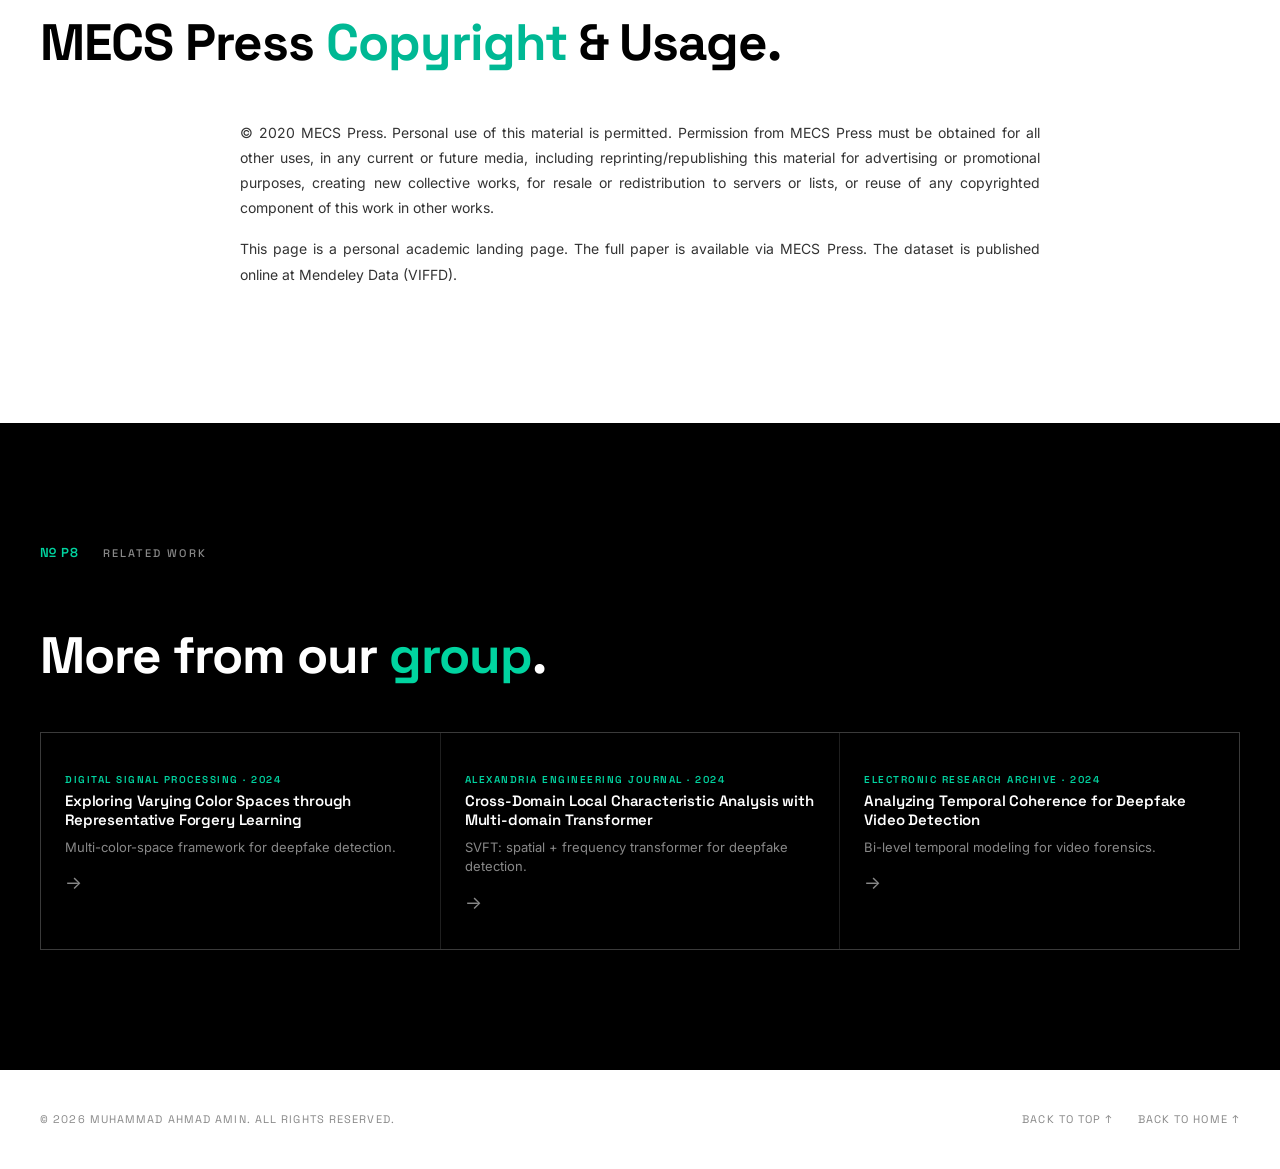
<file: assets/publications/IJ-2020.html>
<!DOCTYPE html>
<html lang="en">
<head>
    <meta charset="utf-8" />
    <meta name="viewport" content="width=device-width, initial-scale=1" />
    <title>Detecting Video Inter-Frame Forgeries Based on CNN — IJIGSP 2020</title>
    <meta name="description" content="Detecting Video Inter-Frame Forgeries Based on Convolutional Neural Network Model. IJIGSP 2020." />

    <!-- Custom SVG Favicon (Baked in) -->
    <link rel="icon" href="data:image/svg+xml,%3Csvg xmlns='http://www.w3.org/2000/svg' viewBox='0 0 512 512'%3E%3Crect width='512' height='512' rx='90' fill='%2300b894'/%3E%3Cpath d='M116 103 H216 L136 219' fill='none' stroke='%23000' stroke-width='20' stroke-linecap='round' stroke-linejoin='round'/%3E%3Cpath d='M296 103 V219 M296 103 L346 149 L396 103 M396 103 V219' fill='none' stroke='%23000' stroke-width='20' stroke-linecap='round' stroke-linejoin='round'/%3E%3Cpath d='M116 409 L166 299 L216 409' fill='none' stroke='%23000' stroke-width='20' stroke-linecap='round' stroke-linejoin='round'/%3E%3Cpath d='M296 409 L346 299 L396 409' fill='none' stroke='%23000' stroke-width='20' stroke-linecap='round' stroke-linejoin='round'/%3E%3C/svg%3E" type="image/svg+xml" />

    <link rel="preconnect" href="https://fonts.googleapis.com">
    <link rel="preconnect" href="https://fonts.gstatic.com" crossorigin>
    <link href="https://fonts.googleapis.com/css2?family=Space+Grotesk:wght@300;400;500;600;700&family=Inter:wght@300;400;500;600;700&display=swap" rel="stylesheet">
    <link rel="stylesheet" href="../css/style.css" />
    <link rel="stylesheet" href="../css/subpages.css" />
</head>
<body>

    <!-- Side Dock — Social Links -->
    <aside class="side-dock" id="sideDock" aria-label="Social links">
        <div class="dock-links">
            <a href="https://twitter.com/7AhmadAmin" target="_blank" rel="noreferrer" aria-label="X / Twitter">
                <svg xmlns="http://www.w3.org/2000/svg" viewBox="0 0 256 256" width="32" height="32" fill="currentColor"><path d="M247.39,68.94A8,8,0,0,0,240,64H209.57A48.66,48.66,0,0,0,168.1,40a46.91,46.91,0,0,0-33.75,13.7A47.9,47.9,0,0,0,120,88v6.09C79.74,83.47,46.81,50.72,46.46,50.37a8,8,0,0,0-13.65,4.92c-4.31,47.79,9.57,79.77,22,98.18a110.93,110.93,0,0,0,21.88,24.2c-15.23,17.53-39.21,26.74-39.47,26.84a8,8,0,0,0-3.85,11.93c.75,1.12,3.75,5.05,11.08,8.72C53.51,229.7,65.48,232,80,232c70.67,0,129.72-54.42,135.75-124.44l29.91-29.9A8,8,0,0,0,247.39,68.94Zm-45,29.41a8,8,0,0,0-2.32,5.14C196,166.58,143.28,216,80,216c-10.56,0-18-1.4-23.22-3.08,11.51-6.25,27.56-17,37.88-32.48A8,8,0,0,0,92,169.08c-.47-.27-43.91-26.34-44-96,16,13,45.25,33.17,78.67,38.79A8,8,0,0,0,136,104V88a32,32,0,0,1,9.6-22.92A30.94,30.94,0,0,1,167.9,56c12.66.16,24.49,7.88,29.44,19.21A8,8,0,0,0,204.67,80h16Z"></path></svg>
            </a>
            <a href="https://github.com/7AhmadAmin" target="_blank" rel="noreferrer" aria-label="GitHub">
                <svg viewBox="0 0 24 24" fill="none" stroke="currentColor" stroke-width="1.5" stroke-linecap="round" stroke-linejoin="round">
                    <path d="M9 19c-5 1.5-5-2.5-7-3m14 6v-3.87a3.37 3.37 0 0 0-.94-2.61c3.14-.35 6.44-1.54 6.44-7A5.44 5.44 0 0 0 20 4.77 5.07 5.07 0 0 0 19.91 1S18.73.65 16 2.48a13.38 13.38 0 0 0-7 0C6.27.65 5.09 1 5.09 1A5.07 5.07 0 0 0 5 4.77a5.44 5.44 0 0 0-1.5 3.78c0 5.42 3.3 6.61 6.44 7A3.37 3.37 0 0 0 9 18.13V22"/>
                </svg>
            </a>
            <a href="https://scholar.google.com/citations?hl=en&user=57ouxVcAAAAJ" target="_blank" rel="noreferrer" aria-label="Google Scholar">
                <svg viewBox="0 0 24 24" fill="none" stroke="currentColor" stroke-width="1.5" stroke-linecap="round" stroke-linejoin="round">
                    <path d="M22 10l-10-6-10 6 10 6 10-6z"/>
                    <path d="M6 12v5l6 3 6-3v-5"/>
                </svg>
            </a>
            <a href="https://www.linkedin.com/in/7ahmadamin" target="_blank" rel="noreferrer" aria-label="LinkedIn">
                <svg xmlns="http://www.w3.org/2000/svg" viewBox="0 0 256 256" width="32" height="32" fill="currentColor"><path d="M216,24H40A16,16,0,0,0,24,40V216a16,16,0,0,0,16,16H216a16,16,0,0,0,16-16V40A16,16,0,0,0,216,24Zm0,192H40V40H216V216ZM96,112v64a8,8,0,0,1-16,0V112a8,8,0,0,1,16,0Zm88,28v36a8,8,0,0,1-16,0V140a20,20,0,0,0-40,0v36a8,8,0,0,1-16,0V112a8,8,0,0,1,15.79-1.78A36,36,0,0,1,184,140ZM100,84A12,12,0,1,1,88,72,12,12,0,0,1,100,84Z"></path></svg>
            </a>
        </div>
        <button class="dock-toggle" id="dockToggle" aria-label="Toggle social links" aria-expanded="false">
            <span class="toggle-label">Socials</span>
        </button>
    </aside>

    <!-- Navigation -->
    <nav class="nav" id="nav">
        <div class="nav-inner">
            <a href="../../index.html#top" class="nav-name" id="navName">
                <span class="nav-name-text">MUHAMMAD AHMAD AMIN</span>
            </a>
            <div class="nav-links">
                <a href="../../index.html#about"><span class="en">ABOUT</span><span class="zh">关于</span></a>
                <a href="../../index.html#research"><span class="en">RESEARCH</span><span class="zh">研究</span></a>
                <a href="../../index.html#experience"><span class="en">WORK</span><span class="zh">工作</span></a>
                <a href="../../index.html#projects"><span class="en">FUNDING</span><span class="zh">基金</span></a>
                <a href="../../index.html#publications"><span class="en">PAPERS</span><span class="zh">论文</span></a>
                <a href="../../index.html#talks"><span class="en">TALKS</span><span class="zh">报告</span></a>
                <a href="../../index.html#news"><span class="en">NEWS</span><span class="zh">动态</span></a>
                <a href="../../index.html#contact"><span class="en">CONTACT</span><span class="zh">联系</span></a>
            </div>
            <div class="nav-actions">
                <a href="../CV/resume.html" target="_blank" rel="noreferrer" class="cv-btn">
                    <span class="en">CV ↓</span>
                    <span class="zh">简历 ↓</span>
                </a>
                <button class="lang-btn lang-btn-desktop" aria-label="Toggle language">EN / 中</button>
                <button class="lang-btn lang-btn-mobile" aria-label="Toggle language">EN / 中</button>
            </div>
        </div>
    </nav>

    <!-- Hero -->
    <header class="subpage-hero" id="top">
        <div class="hero-bg"></div>
        <div class="subpage-hero-content">
            <p class="hero-label">
                <span class="en">PUBLICATION</span><span class="zh">论文</span> · IJIGSP · 2020
            </p>
            <h1 class="hero-title">
                <span class="en">Detecting Video Inter-Frame Forgeries Based on Convolutional Neural Network Model</span>
                <span class="zh">基于卷积神经网络模型的视频帧间伪造检测</span>
            </h1>

            <div class="author-grid">
                <span class="author-block">X. H. Nguyen<sup>1,2</sup></span>
                <span class="author-block">Y. Hu<sup>1</sup></span>
                <span class="author-block"><a href="../../index.html#about">M. A. Amin</a><sup>1</sup></span>
                <span class="author-block">K. G. Hayat<sup>1</sup></span>
                <span class="author-block">V. T. Le<sup>2</sup></span>
                <span class="author-block">D.-T. Truong<sup>3</sup></span>
            </div>
            <div class="affiliation-list">
                <span><sup>1</sup><span class="en">Research Centre of Multimedia Information Security Detection and Intelligent Processing, School of Electronics and Information Engineering, South China University of Technology, Guangzhou, P.R. China</span><span class="zh">华南理工大学电子与信息工程学院多媒体信息安全检测与智能处理研究中心，中国广州</span></span>
                <span><sup>2</sup><span class="en">Faculty of Electronics and Informatics Engineering, Mien Trung Industrial and Trade College, Phu Yen, Vietnam</span><span class="zh">越南富安省中原工业贸易学院电子与信息工程系</span></span>
                <span><sup>3</sup><span class="en">Natural Language Processing and Knowledge Discovery Laboratory, Faculty of Information Technology, Ton Duc Thang University, Ho Chi Minh City, Vietnam</span><span class="zh">越南胡志明市 Ton Duc Thang University 信息技术学院自然语言处理与知识发现实验室</span></span>
            </div>

            <div class="link-buttons">
                <a href="https://doi.org/10.5815/ijigsp.2020.03.01" class="link-btn" target="_blank" rel="noopener noreferrer">
                    <svg viewBox="0 0 24 24" fill="none" stroke="currentColor" stroke-width="1.5"><path d="M14 2H6a2 2 0 0 0-2 2v16a2 2 0 0 0 2 2h12a2 2 0 0 0 2-2V8z"/><polyline points="14 2 14 8 20 8"/><line x1="16" y1="13" x2="8" y2="13"/><line x1="16" y1="17" x2="8" y2="17"/><polyline points="10 9 9 9 8 9"/></svg>
                    <span class="en">Paper</span><span class="zh">Paper</span>
                </a>
                <a href="https://www.mecs-press.org/ijigsp/ijigsp-v12-n3/IJIGSP-V12-N3-1.pdf" class="link-btn" target="_blank" rel="noopener noreferrer">
                    <svg viewBox="0 0 24 24" fill="none" stroke="currentColor" stroke-width="1.5"><path d="M4 19.5A2.5 2.5 0 0 1 6.5 17H20"/><path d="M6.5 2H20v20H6.5A2.5 2.5 0 0 1 4 19.5v-15A2.5 2.5 0 0 1 6.5 2z"/></svg>
                    <span class="en">PDF</span><span class="zh">PDF</span>
                </a>
            </div>
        </div>
    </header>

    <!-- Abstract -->
    <section class="section section-white" id="abstract">
        <div class="container">
            <div class="section-header">
                <span class="section-num">№ P1</span>
                <p class="eyebrow"><span class="en">ABSTRACT</span><span class="zh">摘要</span></p>
            </div>
            <h2 class="section-heading">
                <span class="en">What is the <em>problem</em> and what did we do?</span>
                <span class="zh">我们解决了什么<em>问题</em>？</span>
            </h2>
            <div class="abstract-block">
                <p>
                    <span class="en">In the era of information explosion today, videos are easily captured and made viral in a short time, and video tampering has become easier due to editing software. Therefore, the authenticity of videos has become increasingly essential. Video inter-frame forgeries are the most common type of video forgery, which are difficult to detect with the naked eye. Until now, some algorithms have been suggested for detecting inter-frame forgeries based on handicraft features, but the accuracy and processing speed of those algorithms remain challenging.</span>
                    <span class="zh">在当今信息爆炸的时代，视频易于拍摄并在短时间内病毒式传播，而视频编辑软件的普及使得视频篡改变得更加容易。因此，视频的真实性变得愈发重要。视频帧间伪造是最常见的视频伪造类型，肉眼难以检测。迄今为止，一些基于手工特征的帧间伪造检测算法已被提出，但其准确率和处理速度仍具挑战性。</span>
                </p>
                <p>
                    <span class="en">In this paper, we propose a video forgery detection method for detecting video inter-frame forgeries based on convolutional neural network (CNN) models by retraining available CNN models pre-trained on the ImageNet dataset. The proposed method exploits state-of-the-art CNN models retrained to capture spatial-temporal relationships in video to robustly detect inter-frame forgeries. We also propose a confidence score instead of the raw output score to increase the accuracy of the proposed method.</span>
                    <span class="zh">本文提出了一种基于卷积神经网络（CNN）模型的视频帧间伪造检测方法，通过对在ImageNet数据集上预训练的CNN模型进行重训练来实现。所提出的方法利用重训练的最先进CNN模型捕获视频中的时空关系，以稳健地检测帧间伪造。此外，我们还提出了一种置信度分数来替代原始输出分数，以提高所提方法的准确率。</span>
                </p>
                <p>
                    <span class="en">Through experiments, the detection accuracy of the proposed method reaches 99.17% when combining residual and optical flow features. This result demonstrates that the proposed method has significantly higher efficiency and accuracy than other recent methods.</span>
                    <span class="zh">实验结果表明，当结合残差和光流特征时，所提方法的检测准确率达到99.17%。这一结果证明，所提方法比近期其他方法具有显著更高的效率和准确率。</span>
                </p>
            </div>
        </div>
    </section>

    <!-- Teaser -->
    <section class="section section-black" id="teaser">
        <div class="container">
            <div class="section-header">
                <span class="section-num">№ P2</span>
                <p class="eyebrow"><span class="en">FRAMEWORK OVERVIEW</span><span class="zh">框架概览</span></p>
            </div>
            <h2 class="section-heading">
                <span class="en">Retraining and testing pipeline for inter-frame forgery detection.</span>
                <span class="zh">面向帧间伪造检测的重训练与测试流程。</span>
            </h2>
            <p style="text-align:center; color:var(--gray); max-width:800px; margin:32px auto 0; line-height:1.7;">
                <span class="en">The proposed framework consists of a retraining stage and a testing stage. In retraining, state-of-the-art CNN models pre-trained on ImageNet are fine-tuned on forensic datasets built from residuals and optical flow. In testing, input videos are decomposed into frame-difference samples, classified by the retrained network, and aggregated via a temporal confidence score to reach a final authenticity verdict.</span>
                <span class="zh">所提出的框架包含重训练阶段和测试阶段。在重训练中，在ImageNet上预训练的最先进CNN模型在由残差和光流构建的取证数据集上进行微调。在测试中，输入视频被分解为帧差样本，由重训练网络分类，并通过时序置信度分数聚合以得出最终真实性判决。</span>
            </p>
        </div>
    </section>

    <!-- Method -->
    <section class="section section-white" id="method">
        <div class="container">
            <div class="section-header">
                <span class="section-num">№ P3</span>
                <p class="eyebrow"><span class="en">METHOD</span><span class="zh">方法</span></p>
            </div>
            <h2 class="section-heading">
                <span class="en">Dataset construction, retraining, and <em>confidence scoring</em>.</span>
                <span class="zh">数据集构建、重训练与<em>置信度评分</em>。</span>
            </h2>
            <div class="method-steps">
                <div class="method-step">
                    <span class="step-num">01</span>
                    <div class="step-content">
                        <h4><span class="en">Training Dataset Construction from Residuals and Optical Flow</span><span class="zh">基于残差与光流的训练数据集构建</span></h4>
                        <p>
                            <span class="en">We propose four methods to construct training datasets from original videos. Negative samples are built from adjacent frames (residuals or optical flow), which exhibit natural temporal consistency. Positive samples are built from non-adjacent frames separated by at least 15 frames, which exhibit inconsistency. Dataset_1 uses two-frame residuals; Dataset_2 uses three grey-value residuals from four frames; Dataset_3 uses two-frame optical flow; Dataset_4 uses three optical-flow magnitudes from four frames.</span>
                            <span class="zh">我们提出了四种从原始视频构建训练数据集的方法。负样本由相邻帧（残差或光流）构建，表现出自然时序一致性；正样本由间隔至少15帧的非相邻帧构建，表现出不一致性。Dataset_1使用两帧残差；Dataset_2使用四帧的三个灰度残差；Dataset_3使用两帧光流；Dataset_4使用四帧的三个光流幅度。</span>
                        </p>
                    </div>
                </div>
                <div class="method-step">
                    <span class="step-num">02</span>
                    <div class="step-content">
                        <h4><span class="en">Transfer Learning and Fine-Tuning</span><span class="zh">迁移学习与微调</span></h4>
                        <p>
                            <span class="en">We fine-tune state-of-the-art CNN models—GoogleNet, ResNet, DenseNet, InceptionV3, InceptionResNetV2, MobileNetV2, and NasNet—pre-trained on ImageNet by replacing the last three layers with a fully connected layer, a softmax layer, and a classification output layer. Training uses SGD with momentum 0.9, initial learning rate 0.001, mini-batch size 10, max epochs 20, and L2 regularization 0.0001.</span>
                            <span class="zh">我们对在ImageNet上预训练的最先进CNN模型——GoogleNet、ResNet、DenseNet、InceptionV3、InceptionResNetV2、MobileNetV2和NasNet——进行微调，将最后三层替换为全连接层、Softmax层和分类输出层。训练采用动量0.9的SGD优化器，初始学习率0.001，批次大小10，最大轮数20，L2正则化0.0001。</span>
                        </p>
                    </div>
                </div>
                <div class="method-step">
                    <span class="step-num">03</span>
                    <div class="step-content">
                        <h4><span class="en">Confidence Score Transformation</span><span class="zh">置信度分数转换</span></h4>
                        <p>
                            <span class="en">Instead of using raw CNN output scores, we define a confidence score f_con(i) that incorporates temporal context from neighboring samples. A video is declared original if max(f_con(i)) &lt; 0.5; otherwise it is forged. This temporal aggregation reduces isolated misclassifications and boosts overall accuracy.</span>
                            <span class="zh">我们定义了置信度分数f_con(i)来替代原始CNN输出分数，该分数融合了邻近样本的时序上下文。若max(f_con(i)) &lt; 0.5则判定为原始视频，否则为伪造视频。这种时序聚合减少了孤立误分类，提升了整体准确率。</span>
                        </p>
                    </div>
                </div>
                <div class="method-step">
                    <span class="step-num">04</span>
                    <div class="step-content">
                        <h4><span class="en">Testing and Decision</span><span class="zh">测试与决策</span></h4>
                        <p>
                            <span class="en">During testing, each video is decomposed into samples following the negative-sample construction strategy. Each sample is classified by the retrained model, producing output scores that are transformed into confidence scores. The final decision is based on the maximum confidence score across all samples in the video.</span>
                            <span class="zh">在测试阶段，每个视频按照负样本构建策略被分解为样本。每个样本由重训练模型分类，产生输出分数并转换为置信度分数。最终决策基于视频中所有样本的最大置信度分数。</span>
                        </p>
                    </div>
                </div>
            </div>
        </div>
    </section>

    <!-- Results -->
    <section class="section section-black" id="results">
        <div class="container">
            <div class="section-header">
                <span class="section-num">№ P4</span>
                <p class="eyebrow"><span class="en">RESULTS</span><span class="zh">结果</span></p>
            </div>
            <h2 class="section-heading">
                <span class="en">Best detection accuracy among all <em>evaluated</em> methods.</span>
                <span class="zh">在所有<em>评估</em>方法中达到最佳检测精度。</span>
            </h2>

            <div class="statement-strip" style="margin-top:0; border-top:none; padding-top:0;">
                <h3><span class="en">Cross-Model Comparison (Table III)</span><span class="zh">跨模型比较（表III）</span></h3>
                <p>
                    <span class="en">On Dataset_1, ResNet18, DenseNet201, InceptionV3, and ResNet50 all achieve 97.5% detection accuracy. MobileNetV2 achieves 96.67% with only 3.5M parameters, offering the best accuracy-to-parameter trade-off. SqueezeNet reaches 94.17% with merely 1.24M parameters.</span>
                    <span class="zh">在Dataset_1上，ResNet18、DenseNet201、InceptionV3和ResNet50均达到97.5%的检测准确率。MobileNetV2以仅3.5M参数达到96.67%，在准确率与参数数量间取得了最佳平衡。SqueezeNet以仅1.24M参数达到94.17%。</span>
                </p>
            </div>

            <div class="statement-strip" style="margin-top:48px;">
                <h3><span class="en">Feature Fusion Analysis (Table IV)</span><span class="zh">特征融合分析（表IV）</span></h3>
                <p>
                    <span class="en">Individually, Dataset_1 (two-frame residual) achieves 96.67% and Dataset_4 (optical-flow magnitudes) achieves 95.0%. Combining Dataset_1 and Dataset_4 yields 99.17% accuracy with 3.33% FPR and 100% TPR, significantly outperforming single-feature approaches.</span>
                    <span class="zh">单独使用时，Dataset_1（两帧残差）达到96.67%，Dataset_4（光流幅度）达到95.0%。将Dataset_1与Dataset_4结合后，准确率达到99.17%，假阳性率3.33%，真阳性率100%，显著优于单特征方法。</span>
                </p>
            </div>

            <div class="statement-strip" style="margin-top:48px;">
                <h3><span class="en">Transfer Learning vs. Training from Scratch (Table V)</span><span class="zh">迁移学习与从头训练对比（表V）</span></h3>
                <p>
                    <span class="en">Transfer learning from ImageNet is crucial: MobileNetV2 improves from 84.17% (scratch) to 96.67% (transfer), and ResNet18 improves from 93.33% to 97.5%. This confirms that pre-trained visual features generalize effectively to forensic tasks despite domain differences.</span>
                    <span class="zh">来自ImageNet的迁移学习至关重要：MobileNetV2从从头训练的84.17%提升至迁移学习的96.67%，ResNet18从93.33%提升至97.5%。这证实预训练视觉特征能够有效泛化到取证任务，尽管领域存在差异。</span>
                </p>
            </div>

            <div class="statement-strip" style="margin-top:48px;">
                <h3><span class="en">Comparison with Recent Methods (Table VI)</span><span class="zh">与近期方法对比（表VI）</span></h3>
                <p>
                    <span class="en">The proposed method achieves 99.17% accuracy, outperforming optical-flow consistency [18] at 91.12%, spatial-temporal correlation [17] at 86.67%, DCT mean correlation [3] at 93.34%, and grey-value correlation [4] at 88.89%. It detects copy-move, insertion, and deletion forgeries within a unified framework.</span>
                    <span class="zh">所提方法达到99.17%的准确率，优于光流一致性[18]的91.12%、时空相关性[17]的86.67%、DCT均值相关性[3]的93.34%和灰度值相关性[4]的88.89%。该方法能在统一框架内检测复制-移动、插入和删除伪造。</span>
                </p>
            </div>
        </div>
    </section>

    <!-- Limitations -->
    <section class="section section-white" id="limitations">
        <div class="container">
            <div class="section-header">
                <span class="section-num">№ P5</span>
                <p class="eyebrow"><span class="en">LIMITATIONS & FUTURE WORK</span><span class="zh">局限性与未来工作</span></p>
            </div>
            <h2 class="section-heading">
                <span class="en">What we <em>could not</em> solve yet.</span>
                <span class="zh">我们<em>尚未</em>解决的问题。</span>
            </h2>
            <div class="limitations-box">
                <p>
                    <span class="en"><strong>Forgery-type classification.</strong> The method detects inter-frame forgeries but does not explicitly classify the specific manipulation type (insertion, deletion, or duplication). Future work will extend the framework to classify forgery types.</span>
                    <span class="zh"><strong>伪造类型分类。</strong>该方法能够检测帧间伪造，但尚未明确分类具体的篡改类型（插入、删除或复制）。未来工作将扩展框架以实现伪造类型分类。</span>
                </p>
                <p>
                    <span class="en"><strong>Dataset scale.</strong> The training set comprises 270 original videos from five surveillance cameras. Larger and more diverse datasets may further improve generalization across different capture conditions.</span>
                    <span class="zh"><strong>数据集规模。</strong>训练集包含来自五台监控摄像头的270个原始视频。更大更多样的数据集可能进一步提升不同拍摄条件下的泛化能力。</span>
                </p>
                <p>
                    <span class="en"><strong>Computational cost of optical flow.</strong> Optical flow extraction increases computational cost compared to residual-only methods. Future architectures may integrate learnable motion estimation to reduce this overhead.</span>
                    <span class="zh"><strong>光流计算成本。</strong>相比仅使用残差的方法，光流提取增加了计算成本。未来架构可能集成可学习的运动估计以降低这一开销。</span>
                </p>
                <p>
                    <span class="en"><strong>Lightweight forensic architectures.</strong> Future work includes designing lightweight CNN architectures specialized for video forensic tasks, balancing detection accuracy with real-time processing requirements.</span>
                    <span class="zh"><strong>轻量级取证架构。</strong>未来工作包括设计面向视频取证任务的轻量级CNN架构，在检测准确率与实时处理需求之间取得平衡。</span>
                </p>
            </div>
        </div>
    </section>

    <!-- BibTeX -->
    <section class="section section-black" id="bibtex">
        <div class="container">
            <div class="section-header">
                <span class="section-num">№ P6</span>
                <p class="eyebrow"><span class="en">BIBTEX</span><span class="zh">引用</span></p>
            </div>
            <h2 class="section-heading">
                <span class="en">Cite this <em>paper</em>.</span>
                <span class="zh">引用此<em>论文</em>。</span>
            </h2>
            <div class="bibtex-block" id="bibtexBlock">
                <pre><code id="bibtexCode">@article{nguyen2020detecting,
  author    = {Nguyen, Xuan Hau and Hu, Yongjian and Amin, Muhammad Ahmad and Hayat, Khan Gohar and Le, Van Thinh and Truong, Dinh-Tu},
  title     = {Detecting Video Inter-Frame Forgeries Based on Convolutional Neural Network Model},
  journal   = {International Journal of Image, Graphics and Signal Processing},
  year      = {2020},
  volume    = {12},
  number    = {3},
  pages     = {1--12},
  publisher = {MECS Press},
  doi       = {10.5815/ijigsp.2020.03.01}
}</code></pre>
                <button class="btn bibtex-copy" id="bibtexCopy" aria-label="Copy BibTeX citation">
                    <span class="en">COPY CITATION</span><span class="zh">复制引用</span>
                </button>
            </div>
        </div>
    </section>

    <!-- Copyright -->
    <section class="section section-white" id="copyright">
        <div class="container">
            <div class="section-header">
                <span class="section-num">№ P7</span>
                <p class="eyebrow"><span class="en">COPYRIGHT NOTICE</span><span class="zh">版权声明</span></p>
            </div>
            <h2 class="section-heading">
                <span class="en">MECS Press <em>Copyright</em> & Usage.</span>
                <span class="zh">MECS Press <em>版权</em>与使用。</span>
            </h2>
            <div class="abstract-block">
                <p style="font-size:14px; color:var(--gray-dark);">
                    <span class="en">© 2020 MECS Press. Personal use of this material is permitted. Permission from MECS Press must be obtained for all other uses, in any current or future media, including reprinting/republishing this material for advertising or promotional purposes, creating new collective works, for resale or redistribution to servers or lists, or reuse of any copyrighted component of this work in other works.</span>
                    <span class="zh">© 2020 MECS Press。允许个人使用此材料。所有其他用途必须获得MECS Press许可，包括在任何当前或未来媒体中重印/再版此材料用于广告或促销目的、创建新的集体作品、转售或重新分发到服务器或列表，或在其他作品中重用此作品的任何受版权保护的组件。</span>
                </p>
                <p style="font-size:14px; color:var(--gray-dark); margin-top:12px;">
                    <span class="en">This page is a personal academic landing page. The full paper is available via MECS Press. The dataset is published online at Mendeley Data (VIFFD).</span>
                    <span class="zh">本页面为个人学术着陆页。完整论文可通过MECS Press获取。数据集已在Mendeley Data（VIFFD）上发布。</span>
                </p>
            </div>
        </div>
    </section>

    <!-- Related -->
    <section class="section section-black" id="related">
        <div class="container">
            <div class="section-header">
                <span class="section-num">№ P8</span>
                <p class="eyebrow"><span class="en">RELATED WORK</span><span class="zh">相关工作</span></p>
            </div>
            <h2 class="section-heading">
                <span class="en">More from our <em>group</em>.</span>
                <span class="zh">来自我们<em>团队</em>的更多工作。</span>
            </h2>
            <div class="related-grid">
                <a href="dsp.html" class="related-item">
                    <span class="related-venue">Digital Signal Processing · 2024</span>
                    <h4><span class="en">Exploring Varying Color Spaces through Representative Forgery Learning</span><span class="zh">通过代表性伪造学习探索多色彩空间</span></h4>
                    <p><span class="en">Multi-color-space framework for deepfake detection.</span><span class="zh">面向深度伪造检测的多色彩空间框架。</span></p>
                    <span class="related-arrow">→</span>
                </a>
                <a href="aej.html" class="related-item">
                    <span class="related-venue">Alexandria Engineering Journal · 2024</span>
                    <h4><span class="en">Cross-Domain Local Characteristic Analysis with Multi-domain Transformer</span><span class="zh">基于多域Transformer的跨域局部特征分析</span></h4>
                    <p><span class="en">SVFT: spatial + frequency transformer for deepfake detection.</span><span class="zh">SVFT：空间与频域Transformer融合的深度伪造检测。</span></p>
                    <span class="related-arrow">→</span>
                </a>
                <a href="era.html" class="related-item">
                    <span class="related-venue">Electronic Research Archive · 2024</span>
                    <h4><span class="en">Analyzing Temporal Coherence for Deepfake Video Detection</span><span class="zh">基于时序一致性的深度伪造视频检测</span></h4>
                    <p><span class="en">Bi-level temporal modeling for video forensics.</span><span class="zh">面向视频取证的双层时序建模。</span></p>
                    <span class="related-arrow">→</span>
                </a>
            </div>
        </div>
    </section>

    <!-- Footer -->
    <footer class="footer section-white">
        <div class="container">
            <p>
                <span class="en">© 2026 Muhammad Ahmad Amin. All rights reserved.</span>
                <span class="zh">© 2026 Muhammad Ahmad Amin. 保留所有权利。</span>
            </p>
            <div class="footer-links">
                <a href="#top" class="back-to-top">
                    <span class="en">BACK TO TOP ↑</span>
                    <span class="zh">回到顶部 ↑</span>
                </a>
                <a href="../../index.html#top" class="back-to-top">
                    <span class="en">BACK TO HOME ↑</span>
                    <span class="zh">返回首页 ↑</span>
                </a>
            </div>
        </div>
    </footer>

    <div class="toast" id="toast" role="status" aria-live="polite"></div>
    <script src="../js/main.js"></script>
    <script>
      // BibTeX copy handler (self-contained for template portability)
      (function() {
        const bibtexCopy = document.getElementById('bibtexCopy');
        const bibtexCode = document.getElementById('bibtexCode');
        const toast = document.getElementById('toast');
        if (!bibtexCopy || !bibtexCode) return;

        function showToast(msg) {
          toast.textContent = msg;
          toast.classList.add('show');
          setTimeout(() => { toast.classList.remove('show'); }, 2500);
        }

        bibtexCopy.addEventListener('click', () => {
          const text = bibtexCode.textContent;
          navigator.clipboard.writeText(text).then(() => {
            const isZh = document.body.classList.contains('lang-zh');
            showToast(isZh ? '已复制引用' : 'CITATION COPIED');
          }).catch(() => {
            const ta = document.createElement('textarea');
            ta.value = text;
            document.body.appendChild(ta);
            ta.select();
            document.execCommand('copy');
            document.body.removeChild(ta);
            const isZh = document.body.classList.contains('lang-zh');
            showToast(isZh ? '已复制引用' : 'CITATION COPIED');
          });
        });
      })();
    </script>
</body>
</html>
</file>
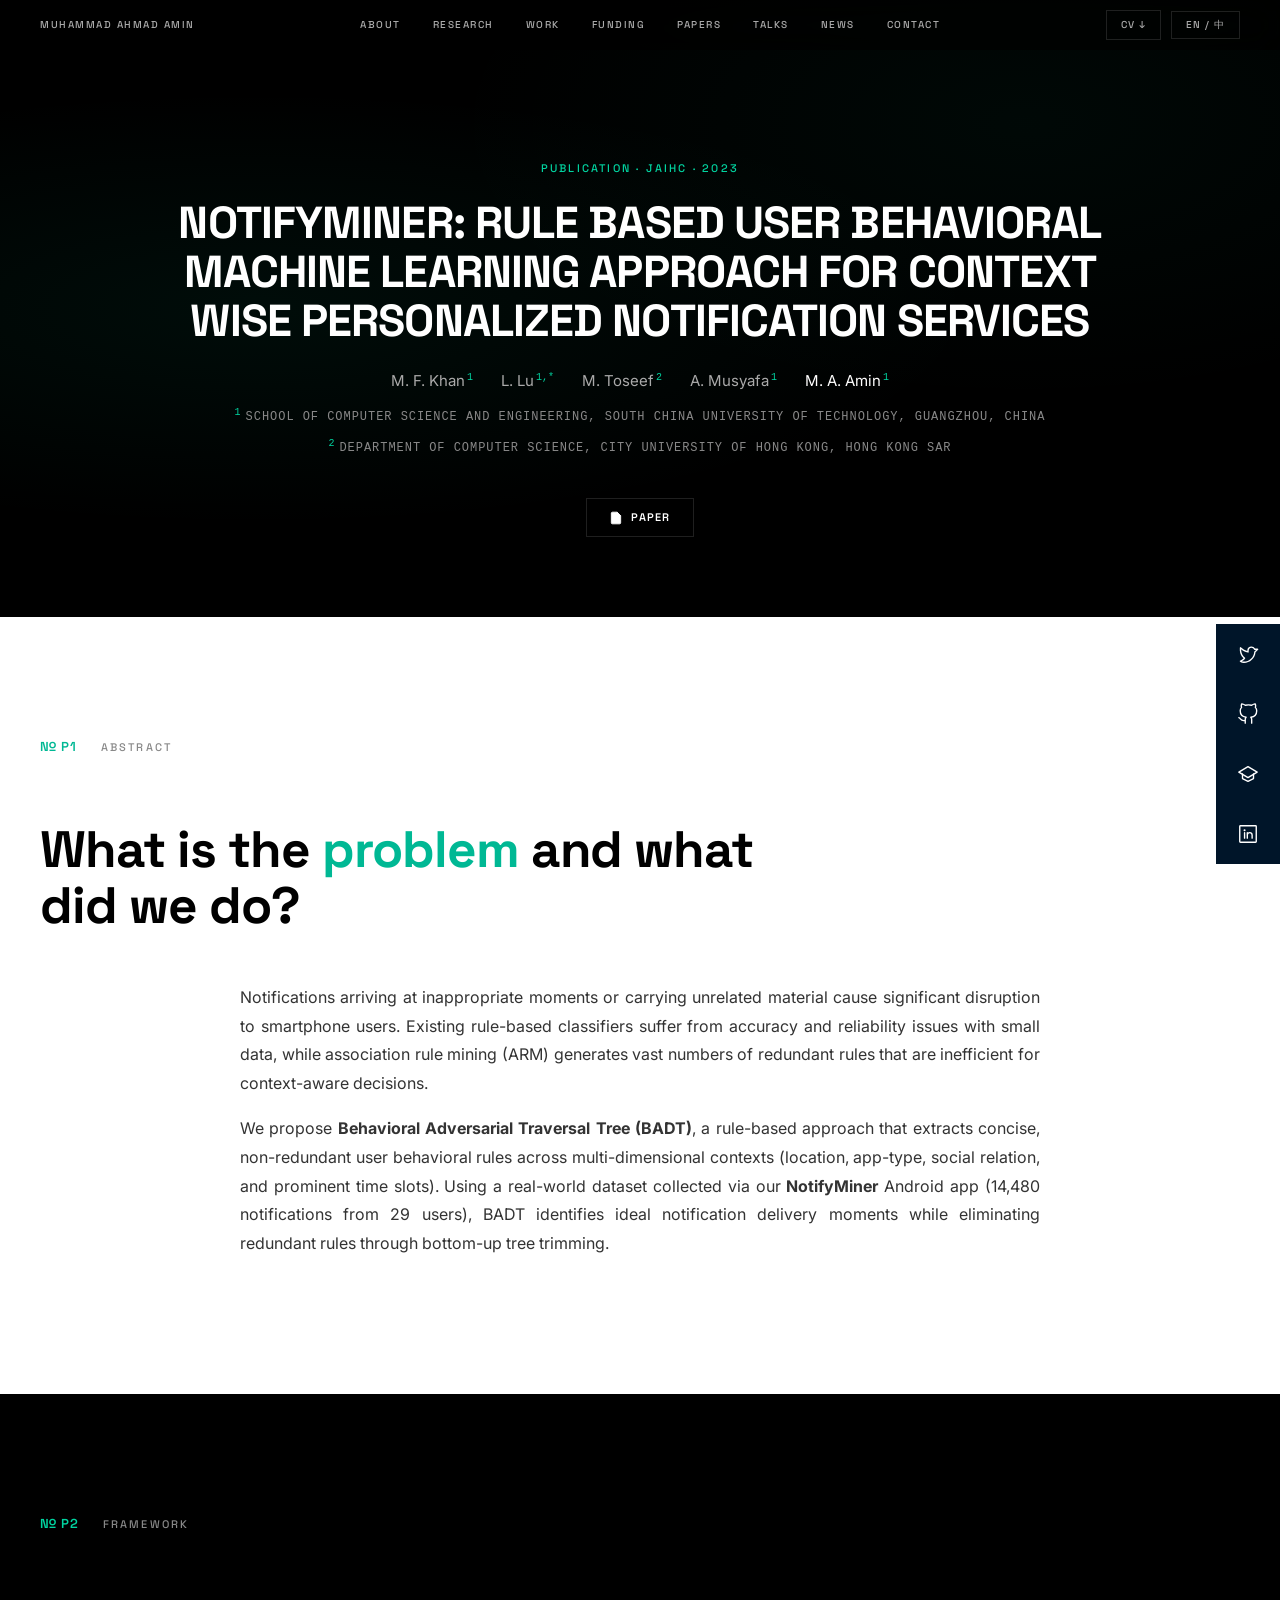
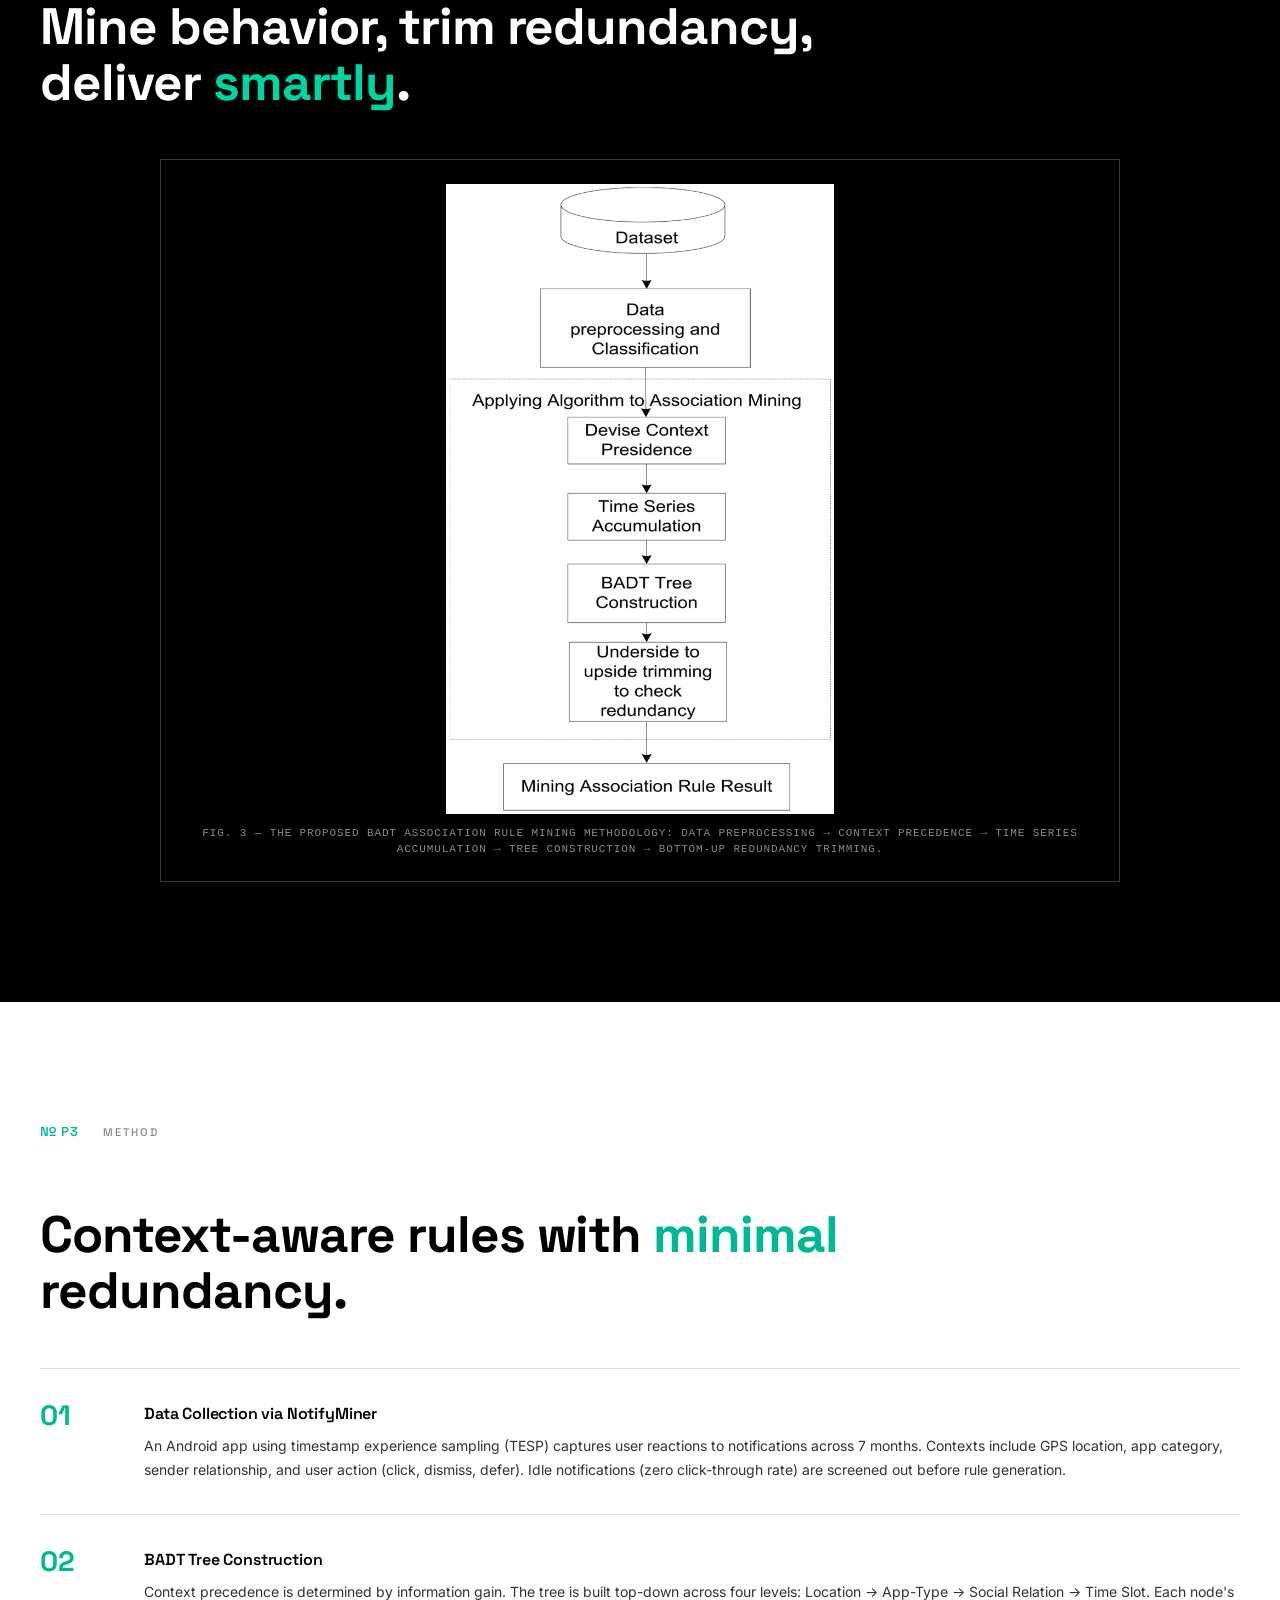
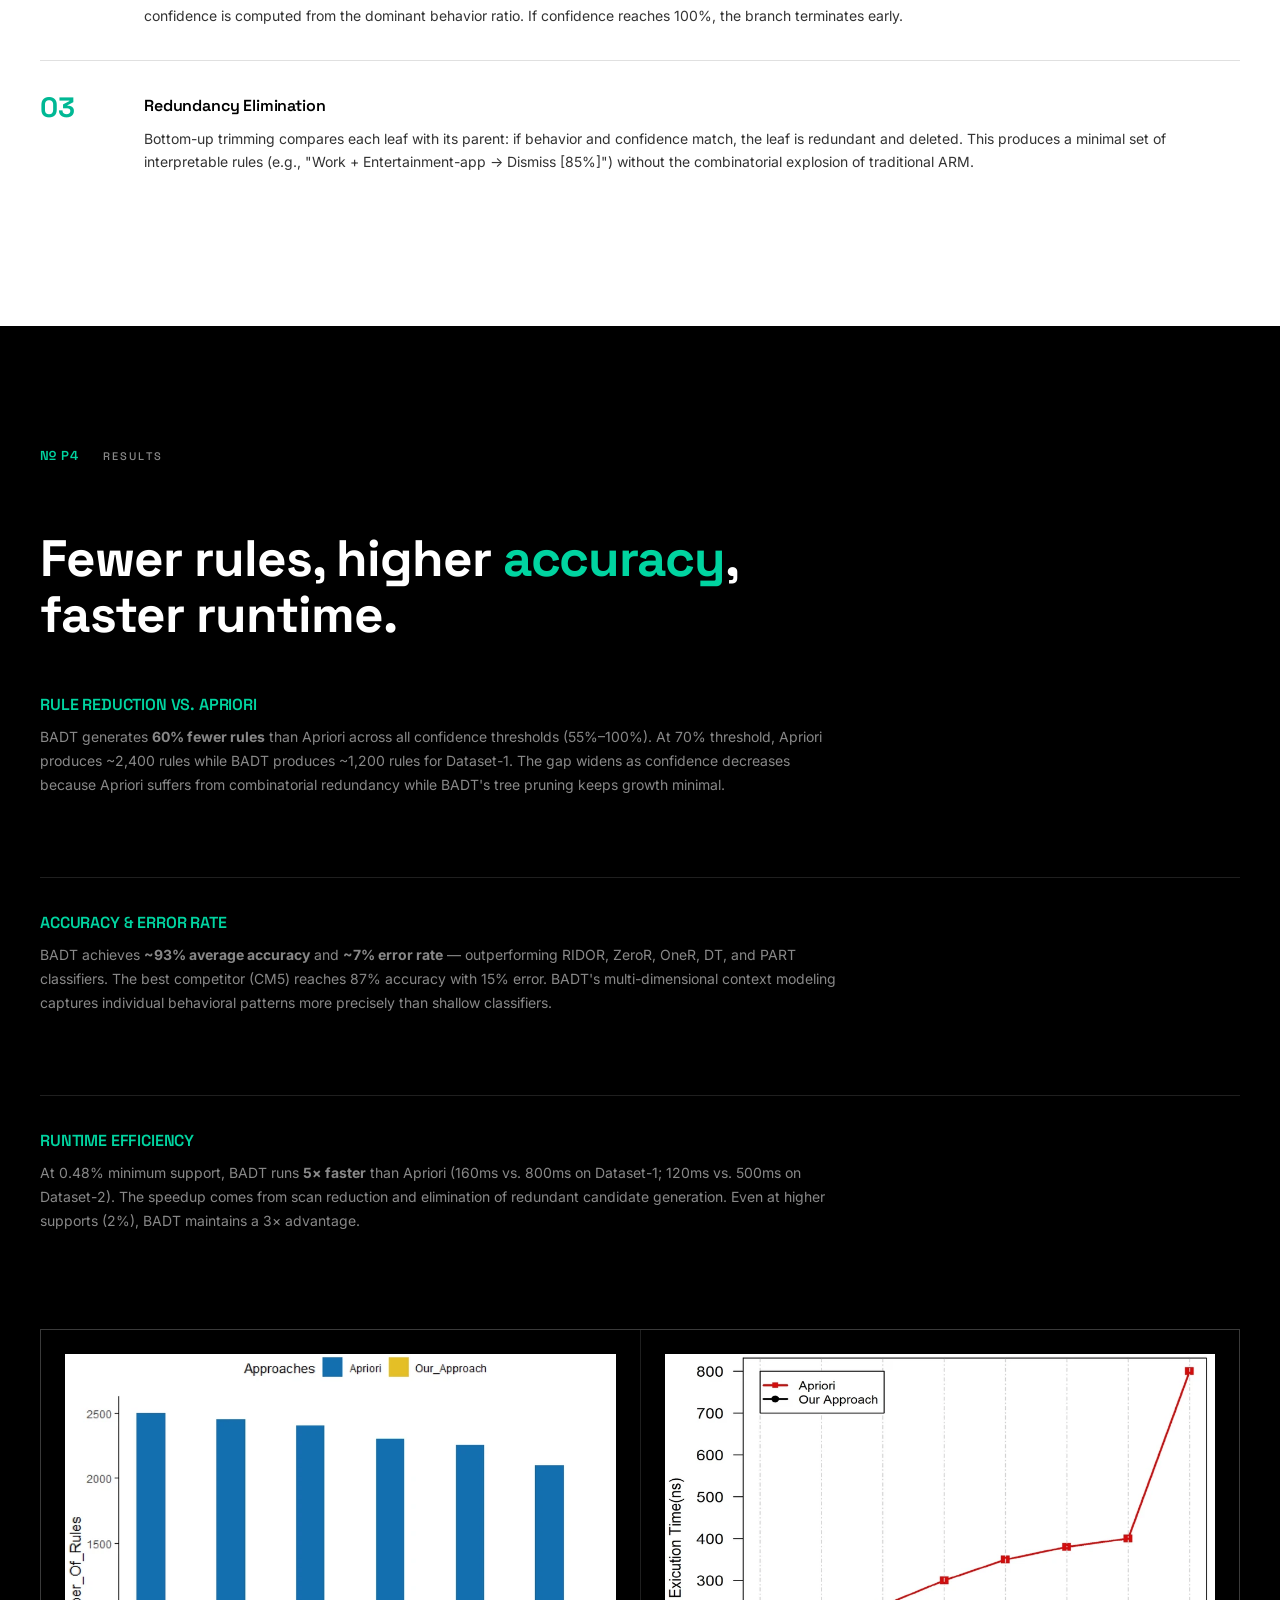
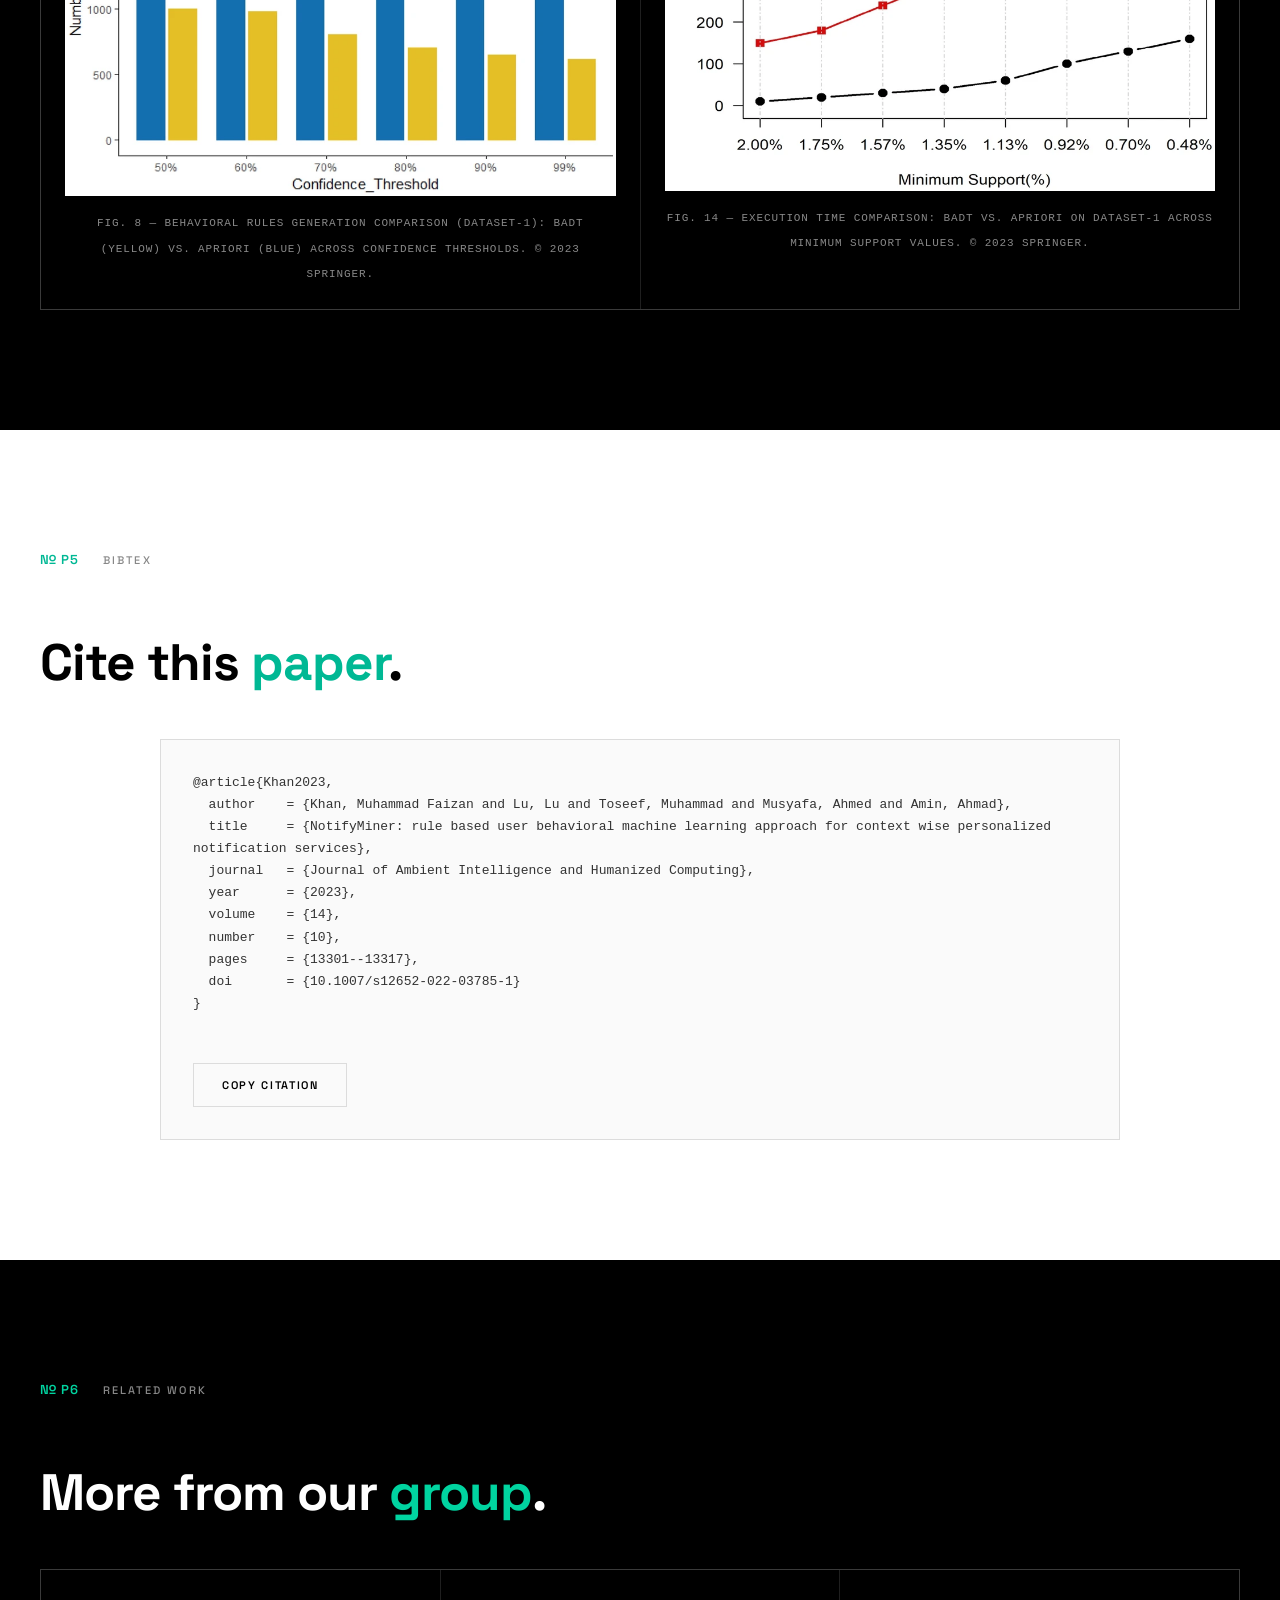
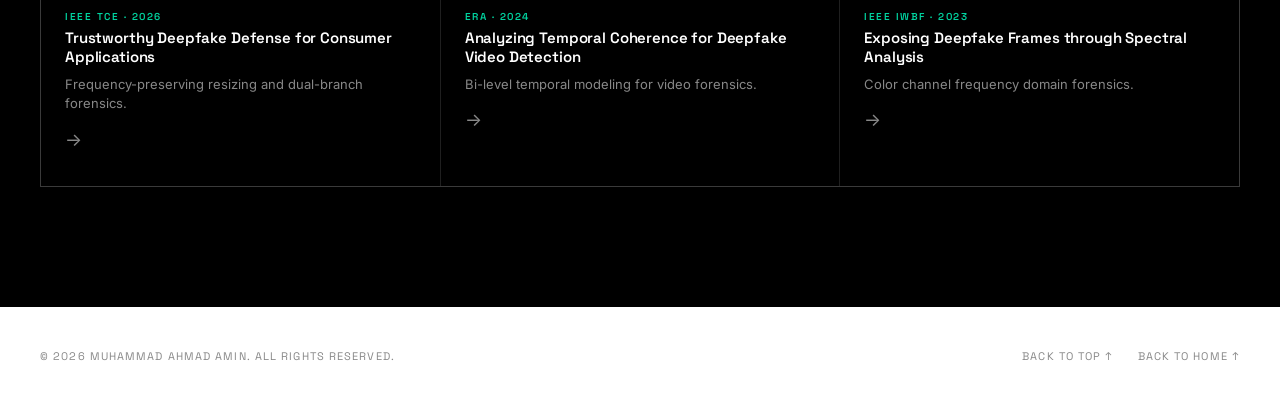
<file: assets/publications/notifyminer.html>
<!DOCTYPE html>
<html lang="en">
<head>
    <meta charset="utf-8" />
    <meta name="viewport" content="width=device-width, initial-scale=1" />
    <title>NotifyMiner — Muhammad Ahmad Amin</title>
    <meta name="description" content="NotifyMiner: rule based user behavioral machine learning approach for context wise personalized notification services. JAIHC 2023." />

    <link rel="icon" href="data:image/svg+xml,%3Csvg xmlns='http://www.w3.org/2000/svg' viewBox='0 0 512 512'%3E%3Crect width='512' height='512' rx='90' fill='%2300b894'/%3E%3Cpath d='M116 103 H216 L136 219' fill='none' stroke='%23000' stroke-width='20' stroke-linecap='round' stroke-linejoin='round'/%3E%3Cpath d='M296 103 V219 M296 103 L346 149 L396 103 M396 103 V219' fill='none' stroke='%23000' stroke-width='20' stroke-linecap='round' stroke-linejoin='round'/%3E%3Cpath d='M116 409 L166 299 L216 409' fill='none' stroke='%23000' stroke-width='20' stroke-linecap='round' stroke-linejoin='round'/%3E%3Cpath d='M296 409 L346 299 L396 409' fill='none' stroke='%23000' stroke-width='20' stroke-linecap='round' stroke-linejoin='round'/%3E%3C/svg%3E" type="image/svg+xml" />

    <link rel="preconnect" href="https://fonts.googleapis.com">
    <link rel="preconnect" href="https://fonts.gstatic.com" crossorigin>
    <link href="https://fonts.googleapis.com/css2?family=Space+Grotesk:wght@300;400;500;600;700&family=Inter:wght@300;400;500;600;700&display=swap" rel="stylesheet">
    <link rel="stylesheet" href="../css/style.css" />
    <link rel="stylesheet" href="../css/subpages.css" />
</head>
<body>

    <aside class="side-dock" id="sideDock" aria-label="Social links">
        <div class="dock-links">
            <a href="https://twitter.com/7AhmadAmin" target="_blank" rel="noreferrer" aria-label="X / Twitter">
                <svg xmlns="http://www.w3.org/2000/svg" viewBox="0 0 256 256" width="32" height="32" fill="currentColor"><path d="M247.39,68.94A8,8,0,0,0,240,64H209.57A48.66,48.66,0,0,0,168.1,40a46.91,46.91,0,0,0-33.75,13.7A47.9,47.9,0,0,0,120,88v6.09C79.74,83.47,46.81,50.72,46.46,50.37a8,8,0,0,0-13.65,4.92c-4.31,47.79,9.57,79.77,22,98.18a110.93,110.93,0,0,0,21.88,24.2c-15.23,17.53-39.21,26.74-39.47,26.84a8,8,0,0,0-3.85,11.93c.75,1.12,3.75,5.05,11.08,8.72C53.51,229.7,65.48,232,80,232c70.67,0,129.72-54.42,135.75-124.44l29.91-29.9A8,8,0,0,0,247.39,68.94Zm-45,29.41a8,8,0,0,0-2.32,5.14C196,166.58,143.28,216,80,216c-10.56,0-18-1.4-23.22-3.08,11.51-6.25,27.56-17,37.88-32.48A8,8,0,0,0,92,169.08c-.47-.27-43.91-26.34-44-96,16,13,45.25,33.17,78.67,38.79A8,8,0,0,0,136,104V88a32,32,0,0,1,9.6-22.92A30.94,30.94,0,0,1,167.9,56c12.66.16,24.49,7.88,29.44,19.21A8,8,0,0,0,204.67,80h16Z"></path></svg>
            </a>
            <a href="https://github.com/7AhmadAmin" target="_blank" rel="noreferrer" aria-label="GitHub">
                <svg viewBox="0 0 24 24" fill="none" stroke="currentColor" stroke-width="1.5" stroke-linecap="round" stroke-linejoin="round">
                    <path d="M9 19c-5 1.5-5-2.5-7-3m14 6v-3.87a3.37 3.37 0 0 0-.94-2.61c3.14-.35 6.44-1.54 6.44-7A5.44 5.44 0 0 0 20 4.77 5.07 5.07 0 0 0 19.91 1S18.73.65 16 2.48a13.38 13.38 0 0 0-7 0C6.27.65 5.09 1 5.09 1A5.07 5.07 0 0 0 5 4.77a5.44 5.44 0 0 0-1.5 3.78c0 5.42 3.3 6.61 6.44 7A3.37 3.37 0 0 0 9 18.13V22"/>
                </svg>
            </a>
            <a href="https://scholar.google.com/citations?hl=en&user=57ouxVcAAAAJ" target="_blank" rel="noreferrer" aria-label="Google Scholar">
                <svg viewBox="0 0 24 24" fill="none" stroke="currentColor" stroke-width="1.5" stroke-linecap="round" stroke-linejoin="round">
                    <path d="M22 10l-10-6-10 6 10 6 10-6z"/>
                    <path d="M6 12v5l6 3 6-3v-5"/>
                </svg>
            </a>
            <a href="https://www.linkedin.com/in/7ahmadamin" target="_blank" rel="noreferrer" aria-label="LinkedIn">
                <svg xmlns="http://www.w3.org/2000/svg" viewBox="0 0 256 256" width="32" height="32" fill="currentColor"><path d="M216,24H40A16,16,0,0,0,24,40V216a16,16,0,0,0,16,16H216a16,16,0,0,0,16-16V40A16,16,0,0,0,216,24Zm0,192H40V40H216V216ZM96,112v64a8,8,0,0,1-16,0V112a8,8,0,0,1,16,0Zm88,28v36a8,8,0,0,1-16,0V140a20,20,0,0,0-40,0v36a8,8,0,0,1-16,0V112a8,8,0,0,1,15.79-1.78A36,36,0,0,1,184,140ZM100,84A12,12,0,1,1,88,72,12,12,0,0,1,100,84Z"></path></svg>
            </a>
        </div>
        <button class="dock-toggle" id="dockToggle" aria-label="Toggle social links" aria-expanded="false">
            <span class="toggle-label">Socials</span>
        </button>
    </aside>

    <nav class="nav" id="nav">
        <div class="nav-inner">
            <a href="../../index.html#top" class="nav-name" id="navName">
                <span class="nav-name-text">MUHAMMAD AHMAD AMIN</span>
            </a>
            <div class="nav-links">
                <a href="../../index.html#about"><span class="en">ABOUT</span><span class="zh">关于</span></a>
                <a href="../../index.html#research"><span class="en">RESEARCH</span><span class="zh">研究</span></a>
                <a href="../../index.html#experience"><span class="en">WORK</span><span class="zh">工作</span></a>
                <a href="../../index.html#projects"><span class="en">FUNDING</span><span class="zh">基金</span></a>
                <a href="../../index.html#publications"><span class="en">PAPERS</span><span class="zh">论文</span></a>
                <a href="../../index.html#talks"><span class="en">TALKS</span><span class="zh">报告</span></a>
                <a href="../../index.html#news"><span class="en">NEWS</span><span class="zh">动态</span></a>
                <a href="../../index.html#contact"><span class="en">CONTACT</span><span class="zh">联系</span></a>
            </div>
            <div class="nav-actions">
                <a href="../CV/resume.html" target="_blank" rel="noreferrer" class="cv-btn">
                    <span class="en">CV ↓</span>
                    <span class="zh">简历 ↓</span>
                </a>
                <button class="lang-btn lang-btn-desktop" aria-label="Toggle language">EN / 中</button>
                <button class="lang-btn lang-btn-mobile" aria-label="Toggle language">EN / 中</button>
            </div>
        </div>
    </nav>

    <header class="subpage-hero" id="top">
        <div class="hero-bg"></div>
        <div class="subpage-hero-content">
            <p class="hero-label">
                <span class="en">PUBLICATION</span><span class="zh">论文</span> · JAIHC · 2023
            </p>
            <h1 class="hero-title">
                <span class="en">NotifyMiner: rule based user behavioral machine learning approach for context wise personalized notification services</span>
                <span class="zh">NotifyMiner：基于规则的用户行为机器学习方法用于上下文感知个性化通知服务</span>
            </h1>

            <div class="author-grid">
                <span class="author-block">M. F. Khan<sup>1</sup></span>
                <span class="author-block">L. Lu<sup>1,*</sup></span>
                <span class="author-block">M. Toseef<sup>2</sup></span>
                <span class="author-block">A. Musyafa<sup>1</sup></span>
                <span class="author-block"><a href="../../index.html#about">M. A. Amin</a><sup>1</sup></span>
            </div>
            <div class="affiliation-list">
                <span><sup>1</sup><span class="en">School of Computer Science and Engineering, South China University of Technology, Guangzhou, China</span><span class="zh">华南理工大学计算机科学与工程学院，广州，中国</span></span>
                <span><sup>2</sup><span class="en">Department of Computer Science, City University of Hong Kong, Hong Kong SAR</span><span class="zh">香港城市大学计算机科学系，香港</span></span>
            </div>

            <div class="link-buttons">
                <a href="https://link.springer.com/article/10.1007/s12652-022-03785-1" class="link-btn" target="_blank" rel="noopener noreferrer">
                    <svg viewBox="0 0 24 24" fill="none" stroke="currentColor" stroke-width="1.5"><path d="M14 2H6a2 2 0 0 0-2 2v16a2 2 0 0 0 2 2h12a2 2 0 0 0 2-2V8z"/><polyline points="14 2 14 8 20 8"/><line x1="16" y1="13" x2="8" y2="13"/><line x1="16" y1="17" x2="8" y2="17"/><polyline points="10 9 9 9 8 9"/></svg>
                    <span class="en">Paper</span><span class="zh">Paper</span>
                </a>
            </div>
        </div>
    </header>

    <section class="section section-white" id="abstract">
        <div class="container">
            <div class="section-header">
                <span class="section-num">№ P1</span>
                <p class="eyebrow"><span class="en">ABSTRACT</span><span class="zh">摘要</span></p>
            </div>
            <h2 class="section-heading">
                <span class="en">What is the <em>problem</em> and what did we do?</span>
                <span class="zh">我们解决了什么<em>问题</em>？</span>
            </h2>
            <div class="abstract-block">
                <p>
                    <span class="en">Notifications arriving at inappropriate moments or carrying unrelated material cause significant disruption to smartphone users. Existing rule-based classifiers suffer from accuracy and reliability issues with small data, while association rule mining (ARM) generates vast numbers of redundant rules that are inefficient for context-aware decisions.</span>
                    <span class="zh">在不适当时刻到达或携带无关内容的通知会对智能手机用户造成显著干扰。现有的基于规则的分类器在小数据上存在准确性和可靠性问题，而关联规则挖掘（ARM）生成大量冗余规则，对上下文感知决策效率低下。</span>
                </p>
                <p>
                    <span class="en">We propose <strong>Behavioral Adversarial Traversal Tree (BADT)</strong>, a rule-based approach that extracts concise, non-redundant user behavioral rules across multi-dimensional contexts (location, app-type, social relation, and prominent time slots). Using a real-world dataset collected via our <strong>NotifyMiner</strong> Android app (14,480 notifications from 29 users), BADT identifies ideal notification delivery moments while eliminating redundant rules through bottom-up tree trimming.</span>
                    <span class="zh">我们提出了<strong>行为对抗遍历树（BADT）</strong>、一种基于规则的方法，在多维上下文（位置、应用类型、社交关系、显著时间段）中提取简洁、非冗余的用户行为规则。使用通过我们的<strong>NotifyMiner</strong> Android应用收集的真实数据集（29名用户的14,480条通知），BADT通过自底向上的树修剪识别理想的通知传递时刻，同时消除冗余规则。</span>
                </p>
            </div>
        </div>
    </section>

    <section class="section section-black" id="teaser">
        <div class="container">
            <div class="section-header">
                <span class="section-num">№ P2</span>
                <p class="eyebrow"><span class="en">FRAMEWORK</span><span class="zh">框架</span></p>
            </div>
            <h2 class="section-heading">
                <span class="en">Mine behavior, trim redundancy, deliver <em>smartly</em>.</span>
                <span class="zh">挖掘行为，修剪冗余，<em>智能</em>投递。</span>
            </h2>
            <div class="figure-grid single">
                <div class="figure-item">
                    <img src="JAIHC/3.png" alt="Fig. 3 — BADT methodology" loading="lazy" />
                    <span class="figure-caption">
                        <span class="en">Fig. 3 — The proposed BADT association rule mining methodology: data preprocessing → context precedence → time series accumulation → tree construction → bottom-up redundancy trimming.</span>
                        <span class="zh">图3 — 所提出的BADT关联规则挖掘方法：数据预处理 → 上下文优先级 → 时间序列累积 → 树构建 → 自底向上冗余修剪。</span>
                    </span>
                </div>
            </div>
        </div>
    </section>

    <section class="section section-white" id="method">
        <div class="container">
            <div class="section-header">
                <span class="section-num">№ P3</span>
                <p class="eyebrow"><span class="en">METHOD</span><span class="zh">方法</span></p>
            </div>
            <h2 class="section-heading">
                <span class="en">Context-aware rules with <em>minimal</em> redundancy.</span>
                <span class="zh">具有<em>最小</em>冗余的上下文感知规则。</span>
            </h2>
            <div class="method-steps">
                <div class="method-step">
                    <span class="step-num">01</span>
                    <div class="step-content">
                        <h4><span class="en">Data Collection via NotifyMiner</span><span class="zh">通过NotifyMiner收集数据</span></h4>
                        <p>
                            <span class="en">An Android app using timestamp experience sampling (TESP) captures user reactions to notifications across 7 months. Contexts include GPS location, app category, sender relationship, and user action (click, dismiss, defer). Idle notifications (zero click-through rate) are screened out before rule generation.</span>
                            <span class="zh">一款使用时间戳体验采样（TESP）的Android应用，在7个月内捕捉用户对通知的反应。上下文包括GPS位置、应用类别、发送者关系和用户行为（点击、忽略、推迟）。在规则生成前筛选掉空闲通知（零点击率）。</span>
                        </p>
                    </div>
                </div>
                <div class="method-step">
                    <span class="step-num">02</span>
                    <div class="step-content">
                        <h4><span class="en">BADT Tree Construction</span><span class="zh">BADT树构建</span></h4>
                        <p>
                            <span class="en">Context precedence is determined by information gain. The tree is built top-down across four levels: Location → App-Type → Social Relation → Time Slot. Each node's confidence is computed from the dominant behavior ratio. If confidence reaches 100%, the branch terminates early.</span>
                            <span class="zh">通过信息增益确定上下文优先级。树自顶向下跨四层构建：位置 → 应用类型 → 社交关系 → 时间段。每个节点的置信度从主导行为比率计算。如果置信度达到100%，分支提前终止。</span>
                        </p>
                    </div>
                </div>
                <div class="method-step">
                    <span class="step-num">03</span>
                    <div class="step-content">
                        <h4><span class="en">Redundancy Elimination</span><span class="zh">冗余消除</span></h4>
                        <p>
                            <span class="en">Bottom-up trimming compares each leaf with its parent: if behavior and confidence match, the leaf is redundant and deleted. This produces a minimal set of interpretable rules (e.g., "Work + Entertainment-app → Dismiss [85%]") without the combinatorial explosion of traditional ARM.</span>
                            <span class="zh">自底向上修剪将每个叶子与其父节点比较：如果行为和置信度匹配，则该叶子冗余并被删除。这产生一组最小的可解释规则（例如，"工作 + 娱乐应用 → 忽略 [85%]"），避免了传统ARM的组合爆炸。</span>
                        </p>
                    </div>
                </div>
            </div>
        </div>
    </section>

    <section class="section section-black" id="results">
        <div class="container">
            <div class="section-header">
                <span class="section-num">№ P4</span>
                <p class="eyebrow"><span class="en">RESULTS</span><span class="zh">结果</span></p>
            </div>
            <h2 class="section-heading">
                <span class="en">Fewer rules, higher <em>accuracy</em>, faster runtime.</span>
                <span class="zh">更少规则，更高<em>准确率</em>，更快运行时间。</span>
            </h2>

            <div class="statement-strip" style="margin-top:0; border-top:none; padding-top:0;">
                <h3><span class="en">Rule Reduction vs. Apriori</span><span class="zh">与Apriori的规则减少对比</span></h3>
                <p>
                    <span class="en">BADT generates <strong>60% fewer rules</strong> than Apriori across all confidence thresholds (55%–100%). At 70% threshold, Apriori produces ~2,400 rules while BADT produces ~1,200 rules for Dataset-1. The gap widens as confidence decreases because Apriori suffers from combinatorial redundancy while BADT's tree pruning keeps growth minimal.</span>
                    <span class="zh">在所有置信度阈值（55%-100%）下，BADT比Apriori生成<strong>少60%的规则</strong>。在70%阈值下，Apriori为数据集1产生约2,400条规则，而BADT仅产生约1,200条。随着置信度降低，差距扩大，因为Apriori遭受组合冗余之苦，而BADT的树修剪保持最小增长。</span>
                </p>
            </div>

            <div class="statement-strip" style="margin-top:48px;">
                <h3><span class="en">Accuracy & Error Rate</span><span class="zh">准确率与错误率</span></h3>
                <p>
                    <span class="en">BADT achieves <strong>~93% average accuracy</strong> and <strong>~7% error rate</strong> — outperforming RIDOR, ZeroR, OneR, DT, and PART classifiers. The best competitor (CM5) reaches 87% accuracy with 15% error. BADT's multi-dimensional context modeling captures individual behavioral patterns more precisely than shallow classifiers.</span>
                    <span class="zh">BADT达到<strong>约93%平均准确率</strong>和<strong>约7%错误率</strong>——超越RIDOR、ZeroR、OneR、DT和PART分类器。最佳竞争对手（CM5）达到87%准确率和15%错误率。BADT的多维上下文建模比浅层分类器更精确地捕捉个体行为模式。</span>
                </p>
            </div>

            <div class="statement-strip" style="margin-top:48px;">
                <h3><span class="en">Runtime Efficiency</span><span class="zh">运行时间效率</span></h3>
                <p>
                    <span class="en">At 0.48% minimum support, BADT runs <strong>5× faster</strong> than Apriori (160ms vs. 800ms on Dataset-1; 120ms vs. 500ms on Dataset-2). The speedup comes from scan reduction and elimination of redundant candidate generation. Even at higher supports (2%), BADT maintains a 3× advantage.</span>
                    <span class="zh">在0.48%最小支持度下，BADT比Apriori运行<strong>快5倍</strong>（数据集1上160ms vs. 800ms；数据集2上120ms vs. 500ms）。加速来自扫描减少和冗余候选消除。即使在更高支持度（2%）下，BADT仍保持3倍优势。</span>
                </p>
            </div>

            <div class="figure-grid" style="margin-top:64px;">
                <div class="figure-item">
                    <img src="JAIHC/8.webp" alt="Fig. 8 — Rules comparison" loading="lazy" />
                    <span class="figure-caption">
                        <span class="en">Fig. 8 — Behavioral rules generation comparison (Dataset-1): BADT (yellow) vs. Apriori (blue) across confidence thresholds. © 2023 Springer.</span>
                        <span class="zh">图8 — 行为规则生成对比（数据集1）：BADT（黄色）vs. Apriori（蓝色）跨置信度阈值。© 2023 Springer。</span>
                    </span>
                </div>
                <div class="figure-item">
                    <img src="JAIHC/14.webp" alt="Fig. 14 — Execution time" loading="lazy" />
                    <span class="figure-caption">
                        <span class="en">Fig. 14 — Execution time comparison: BADT vs. Apriori on Dataset-1 across minimum support values. © 2023 Springer.</span>
                        <span class="zh">图14 — 执行时间对比：BADT vs. Apriori在数据集1上跨最小支持度值。© 2023 Springer。</span>
                    </span>
                </div>
            </div>
        </div>
    </section>

    <section class="section section-white" id="bibtex">
        <div class="container">
            <div class="section-header">
                <span class="section-num">№ P5</span>
                <p class="eyebrow"><span class="en">BIBTEX</span><span class="zh">引用</span></p>
            </div>
            <h2 class="section-heading">
                <span class="en">Cite this <em>paper</em>.</span>
                <span class="zh">引用此<em>论文</em>。</span>
            </h2>
            <div class="bibtex-block" id="bibtexBlock">
                <pre><code id="bibtexCode">@article{Khan2023,
  author    = {Khan, Muhammad Faizan and Lu, Lu and Toseef, Muhammad and Musyafa, Ahmed and Amin, Ahmad},
  title     = {NotifyMiner: rule based user behavioral machine learning approach for context wise personalized notification services},
  journal   = {Journal of Ambient Intelligence and Humanized Computing},
  year      = {2023},
  volume    = {14},
  number    = {10},
  pages     = {13301--13317},
  doi       = {10.1007/s12652-022-03785-1}
}</code></pre>
                <button class="btn bibtex-copy" id="bibtexCopy" aria-label="Copy BibTeX citation">
                    <span class="en">COPY CITATION</span><span class="zh">复制引用</span>
                </button>
            </div>
        </div>
    </section>

    <section class="section section-black" id="related">
        <div class="container">
            <div class="section-header">
                <span class="section-num">№ P6</span>
                <p class="eyebrow"><span class="en">RELATED WORK</span><span class="zh">相关工作</span></p>
            </div>
            <h2 class="section-heading">
                <span class="en">More from our <em>group</em>.</span>
                <span class="zh">来自我们<em>团队</em>的更多工作。</span>
            </h2>
            <div class="related-grid">
                <a href="ieee_tce.html" class="related-item">
                    <span class="related-venue">IEEE TCE · 2026</span>
                    <h4><span class="en">Trustworthy Deepfake Defense for Consumer Applications</span><span class="zh">面向消费级应用的可信深度伪造防御</span></h4>
                    <p><span class="en">Frequency-preserving resizing and dual-branch forensics.</span><span class="zh">频域保持缩放与双分支取证。</span></p>
                    <span class="related-arrow">→</span>
                </a>
                <a href="era.html" class="related-item">
                    <span class="related-venue">ERA · 2024</span>
                    <h4><span class="en">Analyzing Temporal Coherence for Deepfake Video Detection</span><span class="zh">基于时序一致性的深度伪造视频检测</span></h4>
                    <p><span class="en">Bi-level temporal modeling for video forensics.</span><span class="zh">面向视频取证的双层时序建模。</span></p>
                    <span class="related-arrow">→</span>
                </a>
                <a href="ieee_iwbf.html" class="related-item">
                    <span class="related-venue">IEEE IWBF · 2023</span>
                    <h4><span class="en">Exposing Deepfake Frames through Spectral Analysis</span><span class="zh">基于频谱分析的深度伪造帧检测</span></h4>
                    <p><span class="en">Color channel frequency domain forensics.</span><span class="zh">颜色通道频域取证。</span></p>
                    <span class="related-arrow">→</span>
                </a>
            </div>
        </div>
    </section>

    <footer class="footer section-white">
        <div class="container">
            <p>
                <span class="en">© 2026 Muhammad Ahmad Amin. All rights reserved.</span>
                <span class="zh">© 2026 Muhammad Ahmad Amin. 保留所有权利。</span>
            </p>
            <div class="footer-links">
                <a href="#top" class="back-to-top">
                    <span class="en">BACK TO TOP ↑</span>
                    <span class="zh">回到顶部 ↑</span>
                </a>
                <a href="../../index.html#top" class="back-to-top">
                    <span class="en">BACK TO HOME ↑</span>
                    <span class="zh">返回首页 ↑</span>
                </a>
            </div>
        </div>
    </footer>

    <div class="toast" id="toast" role="status" aria-live="polite"></div>
    <script src="../js/main.js"></script>
    <script>
      (function() {
        const bibtexCopy = document.getElementById('bibtexCopy');
        const bibtexCode = document.getElementById('bibtexCode');
        const toast = document.getElementById('toast');
        if (!bibtexCopy || !bibtexCode) return;

        function showToast(msg) {
          toast.textContent = msg;
          toast.classList.add('show');
          setTimeout(() => { toast.classList.remove('show'); }, 2500);
        }

        bibtexCopy.addEventListener('click', () => {
          const text = bibtexCode.textContent;
          navigator.clipboard.writeText(text).then(() => {
            const isZh = document.body.classList.contains('lang-zh');
            showToast(isZh ? '已复制引用' : 'CITATION COPIED');
          }).catch(() => {
            const ta = document.createElement('textarea');
            ta.value = text;
            document.body.appendChild(ta);
            ta.select();
            document.execCommand('copy');
            document.body.removeChild(ta);
            const isZh = document.body.classList.contains('lang-zh');
            showToast(isZh ? '已复制引用' : 'CITATION COPIED');
          });
        });
      })();
    </script>
</body>
</html>
</file>
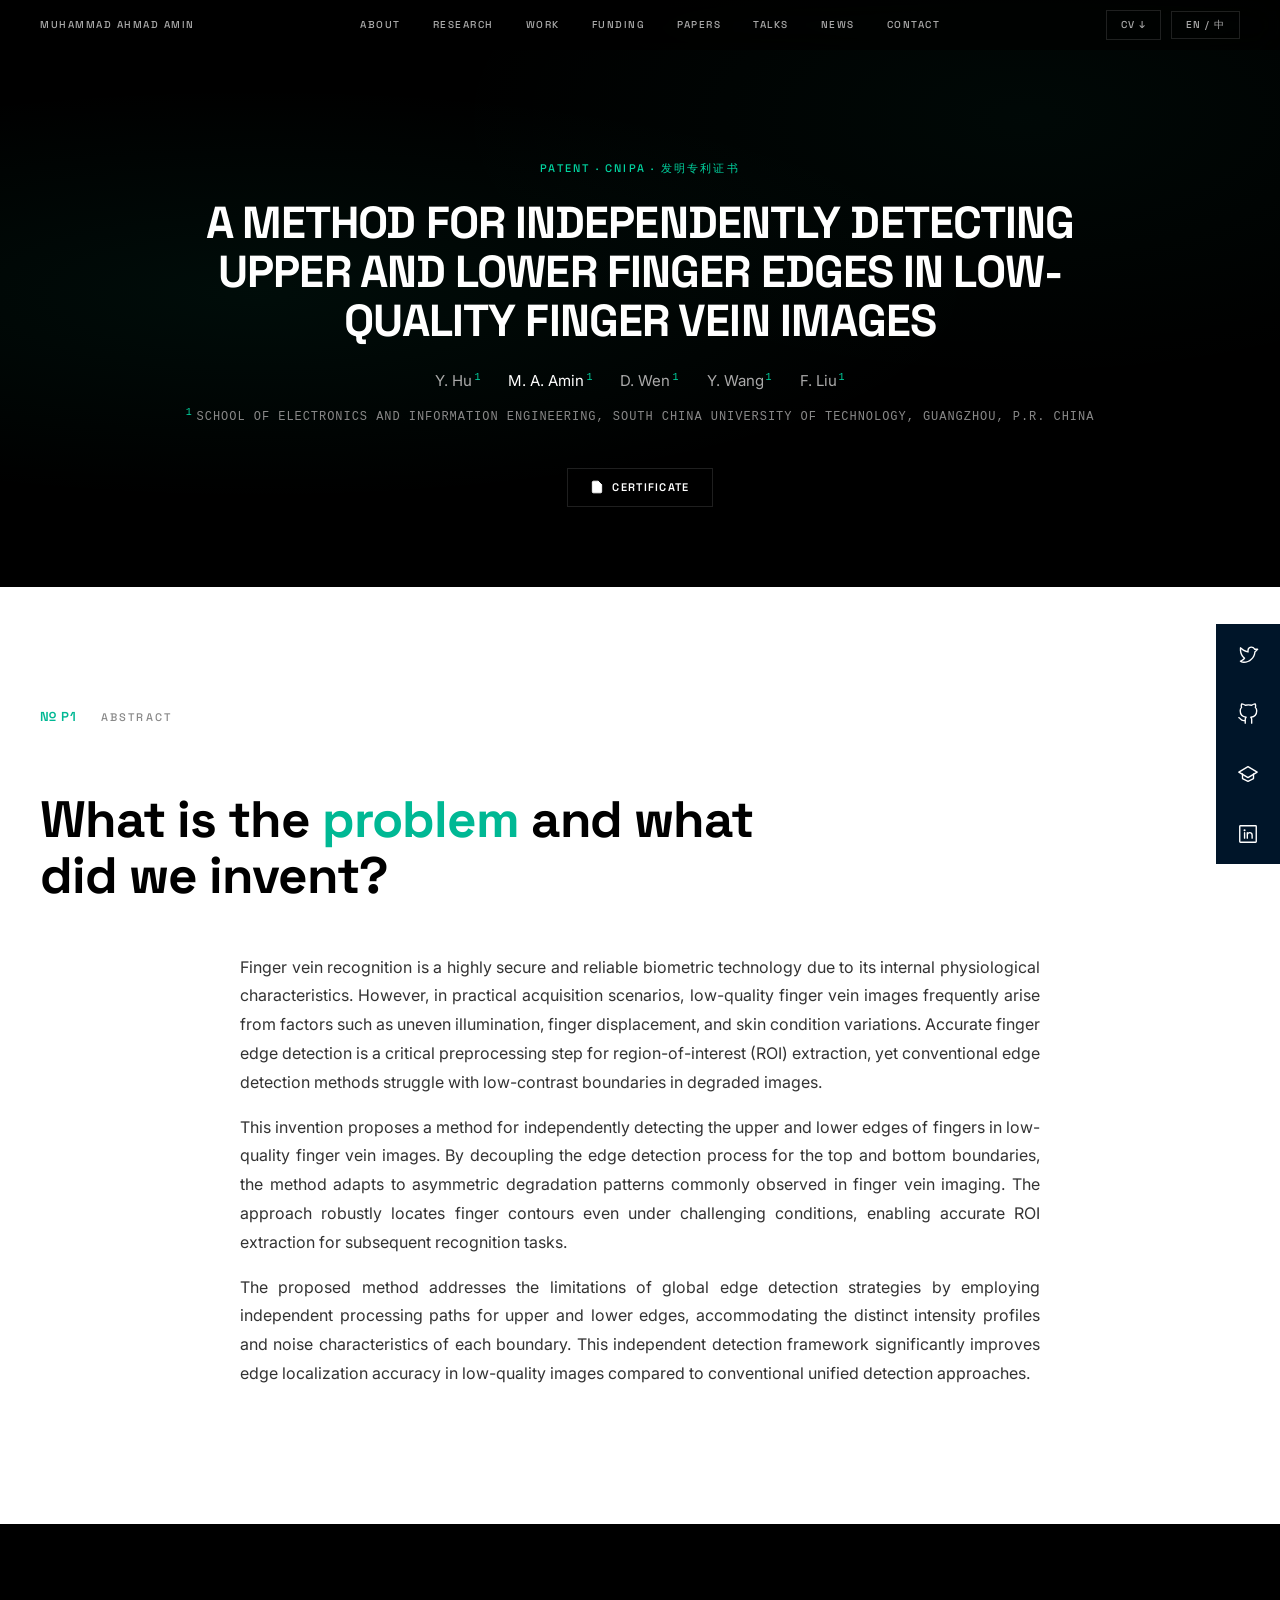
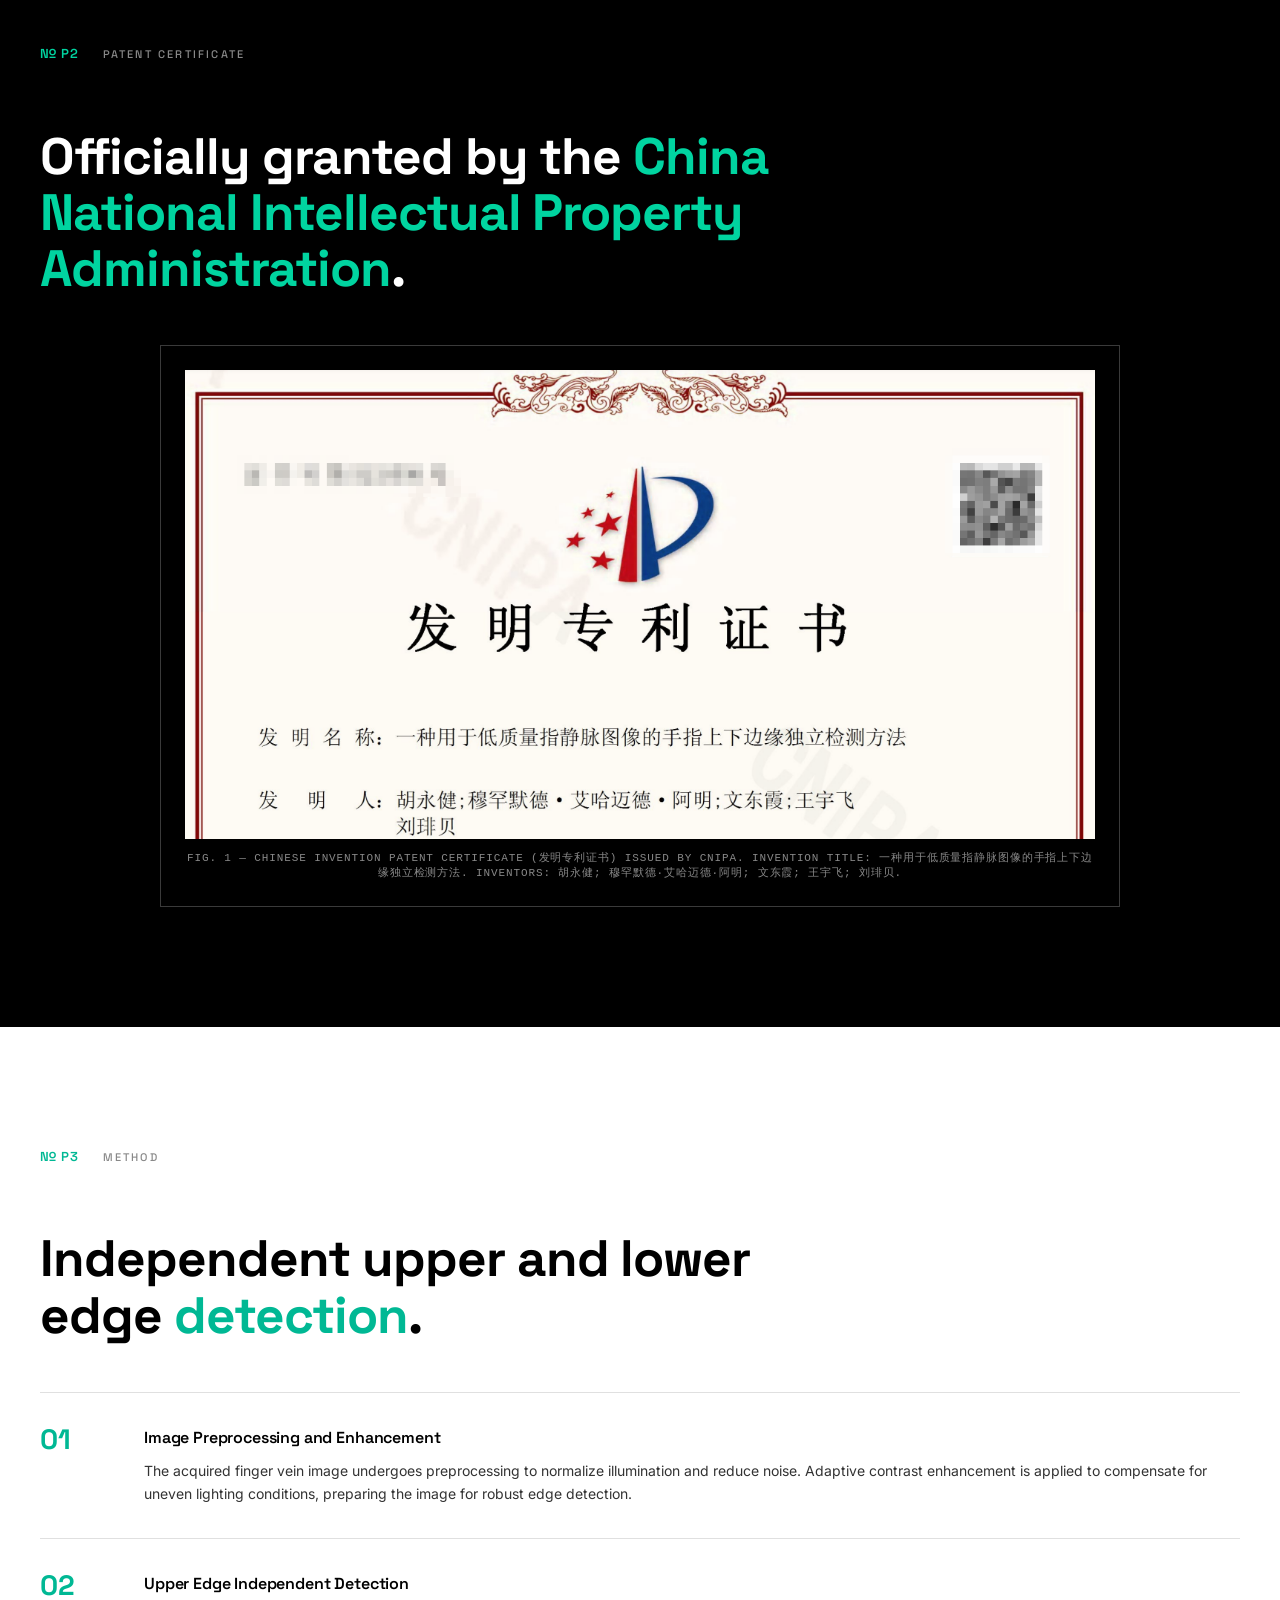
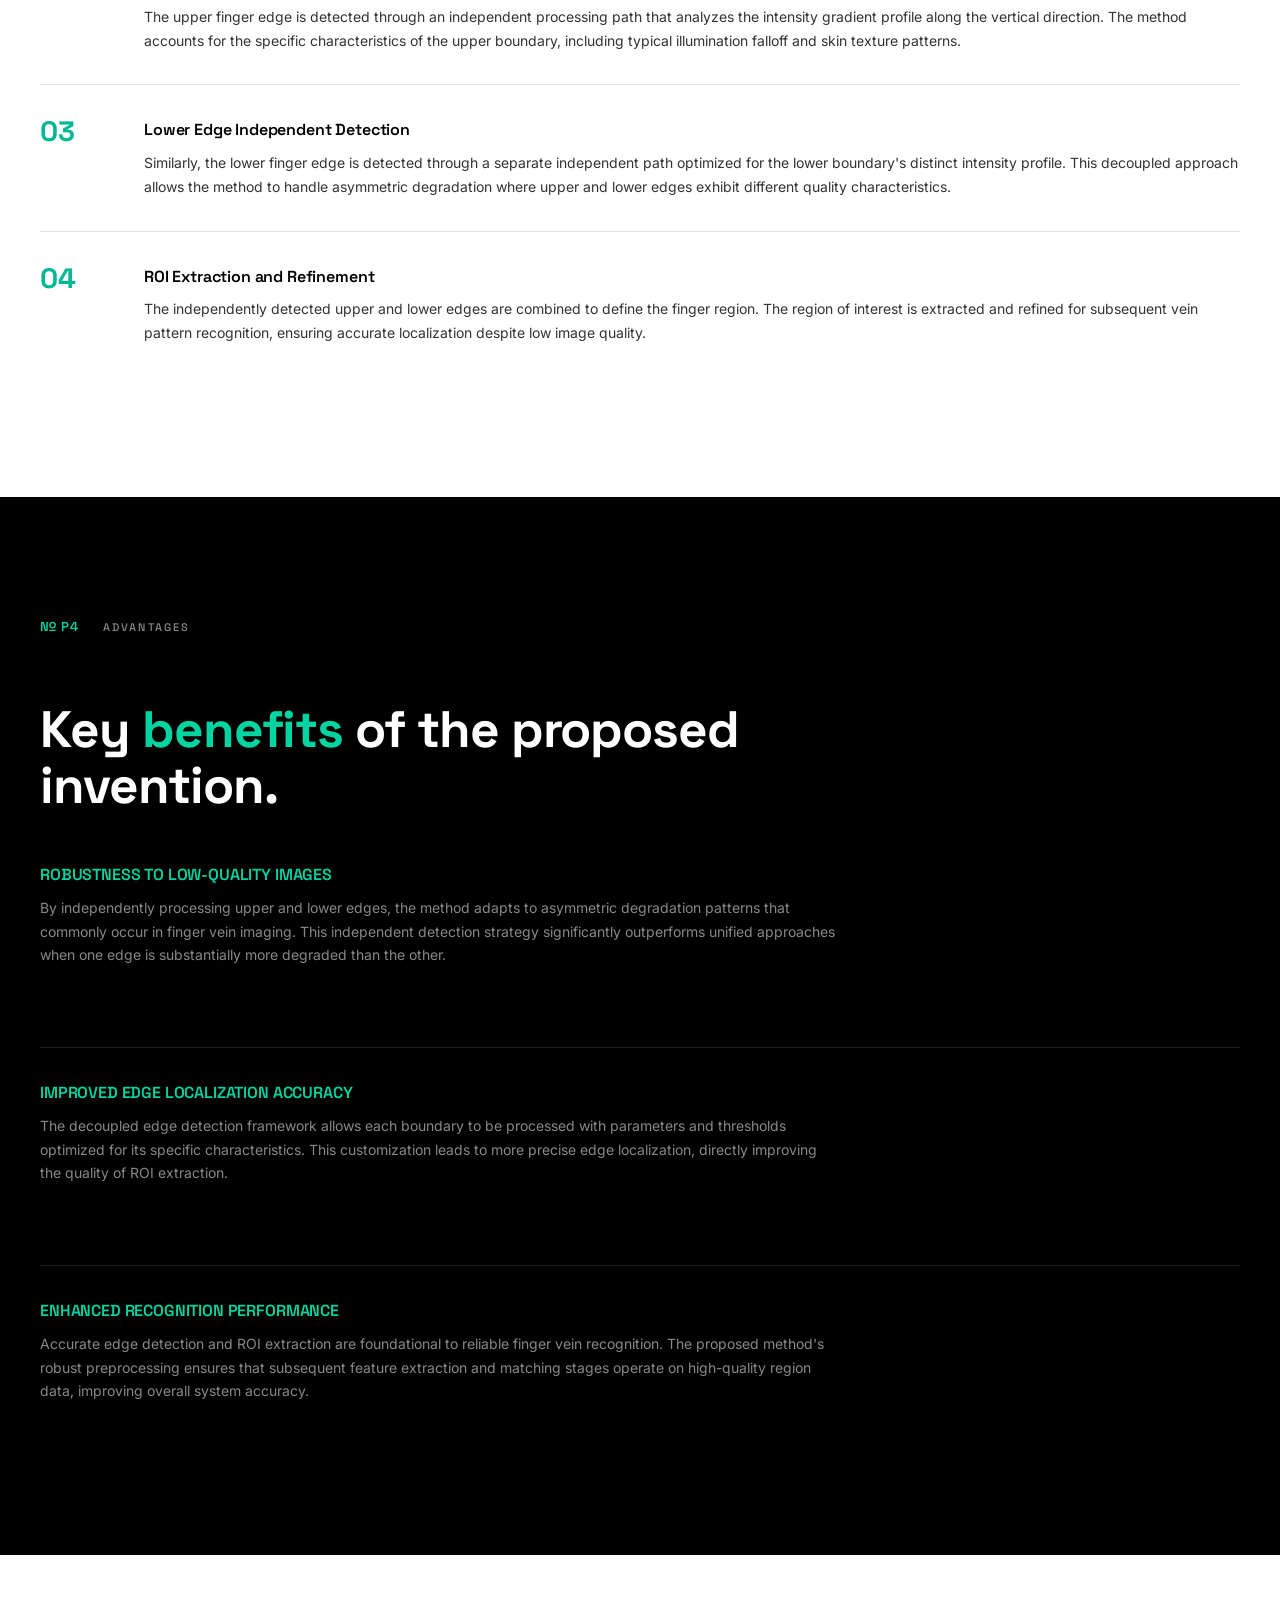
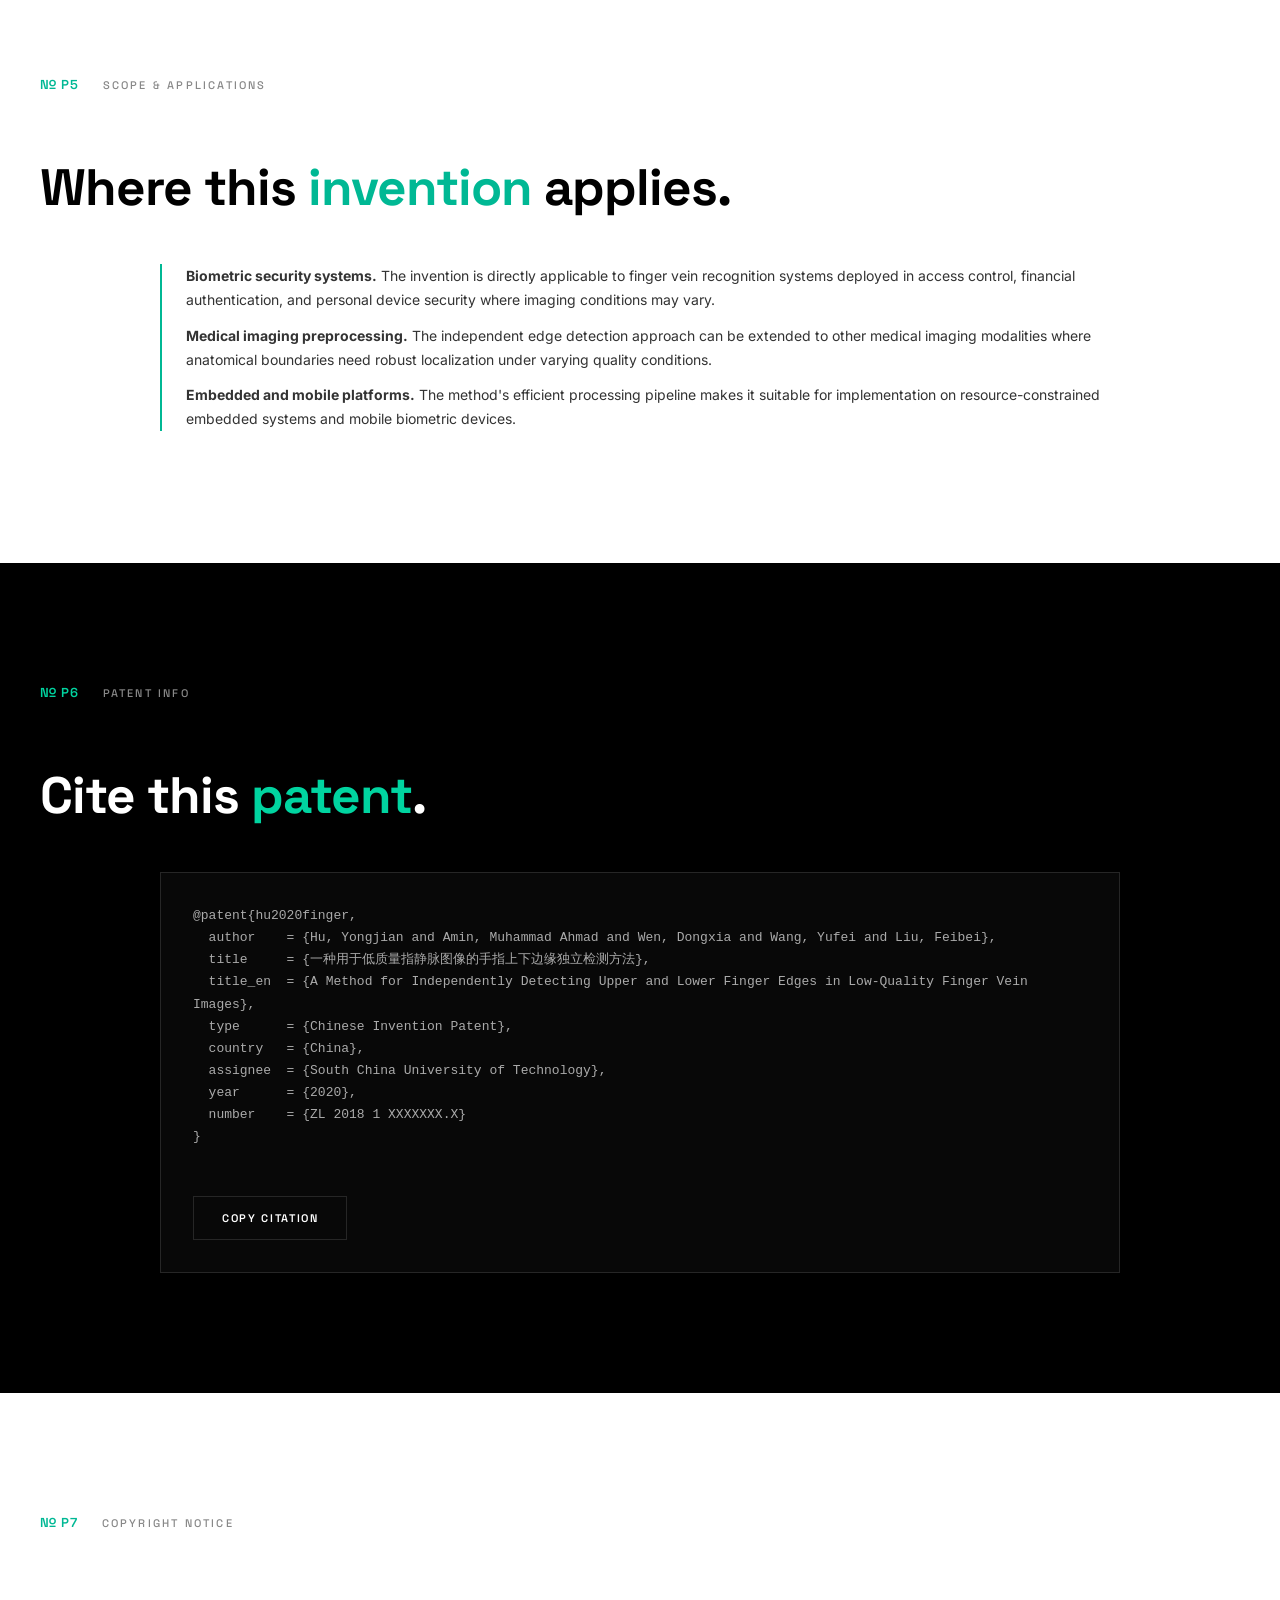
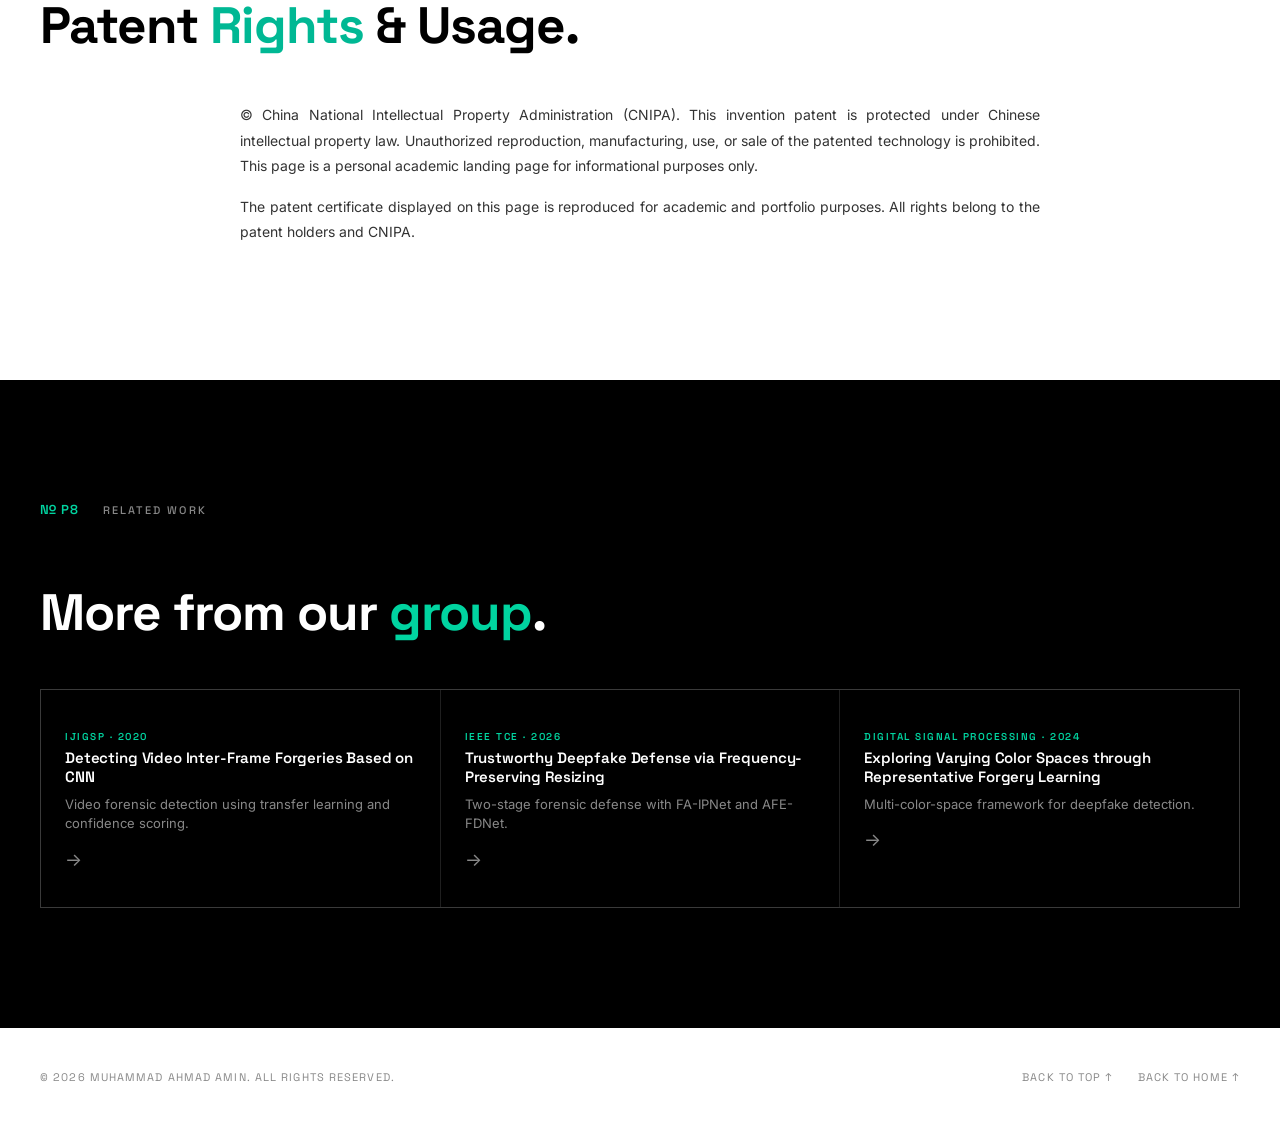
<file: assets/publications/patent.html>
<!DOCTYPE html>
<html lang="en">
<head>
    <meta charset="utf-8" />
    <meta name="viewport" content="width=device-width, initial-scale=1" />
    <title>一种用于低质量指静脉图像的手指上下边缘独立检测方法 — 发明专利</title>
    <meta name="description" content="一种用于低质量指静脉图像的手指上下边缘独立检测方法. Chinese Invention Patent." />

    <!-- Custom SVG Favicon (Baked in) -->
    <link rel="icon" href="data:image/svg+xml,%3Csvg xmlns='http://www.w3.org/2000/svg' viewBox='0 0 512 512'%3E%3Crect width='512' height='512' rx='90' fill='%2300b894'/%3E%3Cpath d='M116 103 H216 L136 219' fill='none' stroke='%23000' stroke-width='20' stroke-linecap='round' stroke-linejoin='round'/%3E%3Cpath d='M296 103 V219 M296 103 L346 149 L396 103 M396 103 V219' fill='none' stroke='%23000' stroke-width='20' stroke-linecap='round' stroke-linejoin='round'/%3E%3Cpath d='M116 409 L166 299 L216 409' fill='none' stroke='%23000' stroke-width='20' stroke-linecap='round' stroke-linejoin='round'/%3E%3Cpath d='M296 409 L346 299 L396 409' fill='none' stroke='%23000' stroke-width='20' stroke-linecap='round' stroke-linejoin='round'/%3E%3C/svg%3E" type="image/svg+xml" />

    <link rel="preconnect" href="https://fonts.googleapis.com">
    <link rel="preconnect" href="https://fonts.gstatic.com" crossorigin>
    <link href="https://fonts.googleapis.com/css2?family=Space+Grotesk:wght@300;400;500;600;700&family=Inter:wght@300;400;500;600;700&display=swap" rel="stylesheet">
    <link rel="stylesheet" href="../css/style.css" />
    <link rel="stylesheet" href="../css/subpages.css" />
</head>
<body>

    <!-- Side Dock — Social Links -->
    <aside class="side-dock" id="sideDock" aria-label="Social links">
        <div class="dock-links">
            <a href="https://twitter.com/7AhmadAmin" target="_blank" rel="noreferrer" aria-label="X / Twitter">
                <svg xmlns="http://www.w3.org/2000/svg" viewBox="0 0 256 256" width="32" height="32" fill="currentColor"><path d="M247.39,68.94A8,8,0,0,0,240,64H209.57A48.66,48.66,0,0,0,168.1,40a46.91,46.91,0,0,0-33.75,13.7A47.9,47.9,0,0,0,120,88v6.09C79.74,83.47,46.81,50.72,46.46,50.37a8,8,0,0,0-13.65,4.92c-4.31,47.79,9.57,79.77,22,98.18a110.93,110.93,0,0,0,21.88,24.2c-15.23,17.53-39.21,26.74-39.47,26.84a8,8,0,0,0-3.85,11.93c.75,1.12,3.75,5.05,11.08,8.72C53.51,229.7,65.48,232,80,232c70.67,0,129.72-54.42,135.75-124.44l29.91-29.9A8,8,0,0,0,247.39,68.94Zm-45,29.41a8,8,0,0,0-2.32,5.14C196,166.58,143.28,216,80,216c-10.56,0-18-1.4-23.22-3.08,11.51-6.25,27.56-17,37.88-32.48A8,8,0,0,0,92,169.08c-.47-.27-43.91-26.34-44-96,16,13,45.25,33.17,78.67,38.79A8,8,0,0,0,136,104V88a32,32,0,0,1,9.6-22.92A30.94,30.94,0,0,1,167.9,56c12.66.16,24.49,7.88,29.44,19.21A8,8,0,0,0,204.67,80h16Z"></path></svg>
            </a>
            <a href="https://github.com/7AhmadAmin" target="_blank" rel="noreferrer" aria-label="GitHub">
                <svg viewBox="0 0 24 24" fill="none" stroke="currentColor" stroke-width="1.5" stroke-linecap="round" stroke-linejoin="round">
                    <path d="M9 19c-5 1.5-5-2.5-7-3m14 6v-3.87a3.37 3.37 0 0 0-.94-2.61c3.14-.35 6.44-1.54 6.44-7A5.44 5.44 0 0 0 20 4.77 5.07 5.07 0 0 0 19.91 1S18.73.65 16 2.48a13.38 13.38 0 0 0-7 0C6.27.65 5.09 1 5.09 1A5.07 5.07 0 0 0 5 4.77a5.44 5.44 0 0 0-1.5 3.78c0 5.42 3.3 6.61 6.44 7A3.37 3.37 0 0 0 9 18.13V22"/>
                </svg>
            </a>
            <a href="https://scholar.google.com/citations?hl=en&user=57ouxVcAAAAJ" target="_blank" rel="noreferrer" aria-label="Google Scholar">
                <svg viewBox="0 0 24 24" fill="none" stroke="currentColor" stroke-width="1.5" stroke-linecap="round" stroke-linejoin="round">
                    <path d="M22 10l-10-6-10 6 10 6 10-6z"/>
                    <path d="M6 12v5l6 3 6-3v-5"/>
                </svg>
            </a>
            <a href="https://www.linkedin.com/in/7ahmadamin" target="_blank" rel="noreferrer" aria-label="LinkedIn">
                <svg xmlns="http://www.w3.org/2000/svg" viewBox="0 0 256 256" width="32" height="32" fill="currentColor"><path d="M216,24H40A16,16,0,0,0,24,40V216a16,16,0,0,0,16,16H216a16,16,0,0,0,16-16V40A16,16,0,0,0,216,24Zm0,192H40V40H216V216ZM96,112v64a8,8,0,0,1-16,0V112a8,8,0,0,1,16,0Zm88,28v36a8,8,0,0,1-16,0V140a20,20,0,0,0-40,0v36a8,8,0,0,1-16,0V112a8,8,0,0,1,15.79-1.78A36,36,0,0,1,184,140ZM100,84A12,12,0,1,1,88,72,12,12,0,0,1,100,84Z"></path></svg>
            </a>
        </div>
        <button class="dock-toggle" id="dockToggle" aria-label="Toggle social links" aria-expanded="false">
            <span class="toggle-label">Socials</span>
        </button>
    </aside>

    <!-- Navigation -->
    <nav class="nav" id="nav">
        <div class="nav-inner">
            <a href="../../index.html#top" class="nav-name" id="navName">
                <span class="nav-name-text">MUHAMMAD AHMAD AMIN</span>
            </a>
            <div class="nav-links">
                <a href="../../index.html#about"><span class="en">ABOUT</span><span class="zh">关于</span></a>
                <a href="../../index.html#research"><span class="en">RESEARCH</span><span class="zh">研究</span></a>
                <a href="../../index.html#experience"><span class="en">WORK</span><span class="zh">工作</span></a>
                <a href="../../index.html#projects"><span class="en">FUNDING</span><span class="zh">基金</span></a>
                <a href="../../index.html#publications"><span class="en">PAPERS</span><span class="zh">论文</span></a>
                <a href="../../index.html#talks"><span class="en">TALKS</span><span class="zh">报告</span></a>
                <a href="../../index.html#news"><span class="en">NEWS</span><span class="zh">动态</span></a>
                <a href="../../index.html#contact"><span class="en">CONTACT</span><span class="zh">联系</span></a>
            </div>
            <div class="nav-actions">
                <a href="../CV/resume.html" target="_blank" rel="noreferrer" class="cv-btn">
                    <span class="en">CV ↓</span>
                    <span class="zh">简历 ↓</span>
                </a>
                <button class="lang-btn lang-btn-desktop" aria-label="Toggle language">EN / 中</button>
                <button class="lang-btn lang-btn-mobile" aria-label="Toggle language">EN / 中</button>
            </div>
        </div>
    </nav>

    <!-- Hero -->
    <header class="subpage-hero" id="top">
        <div class="hero-bg"></div>
        <div class="subpage-hero-content">
            <p class="hero-label">
                <span class="en">PATENT</span><span class="zh">专利</span> · CNIPA · 发明专利证书
            </p>
            <h1 class="hero-title">
                <span class="en">A Method for Independently Detecting Upper and Lower Finger Edges in Low-Quality Finger Vein Images</span>
                <span class="zh">一种用于低质量指静脉图像的手指上下边缘独立检测方法</span>
            </h1>

            <div class="author-grid">
                <span class="author-block">Y. Hu<sup>1</sup></span>
                <span class="author-block"><a href="../../index.html#about">M. A. Amin</a><sup>1</sup></span>
                <span class="author-block">D. Wen<sup>1</sup></span>
                <span class="author-block">Y. Wang<sup>1</sup></span>
                <span class="author-block">F. Liu<sup>1</sup></span>
            </div>
            <div class="affiliation-list">
                <span><sup>1</sup><span class="en">School of Electronics and Information Engineering, South China University of Technology, Guangzhou, P.R. China</span><span class="zh">华南理工大学电子与信息工程学院，中国广州</span></span>
            </div>

            <div class="link-buttons">
                <a href="Patents/Patent.png" class="link-btn" target="_blank" rel="noopener noreferrer">
                    <svg viewBox="0 0 24 24" fill="none" stroke="currentColor" stroke-width="1.5"><path d="M14 2H6a2 2 0 0 0-2 2v16a2 2 0 0 0 2 2h12a2 2 0 0 0 2-2V8z"/><polyline points="14 2 14 8 20 8"/><line x1="16" y1="13" x2="8" y2="13"/><line x1="16" y1="17" x2="8" y2="17"/><polyline points="10 9 9 9 8 9"/></svg>
                    <span class="en">Certificate</span><span class="zh">证书</span>
                </a>
            </div>
        </div>
    </header>

    <!-- Abstract -->
    <section class="section section-white" id="abstract">
        <div class="container">
            <div class="section-header">
                <span class="section-num">№ P1</span>
                <p class="eyebrow"><span class="en">ABSTRACT</span><span class="zh">摘要</span></p>
            </div>
            <h2 class="section-heading">
                <span class="en">What is the <em>problem</em> and what did we invent?</span>
                <span class="zh">我们解决了什么<em>问题</em>？</span>
            </h2>
            <div class="abstract-block">
                <p>
                    <span class="en">Finger vein recognition is a highly secure and reliable biometric technology due to its internal physiological characteristics. However, in practical acquisition scenarios, low-quality finger vein images frequently arise from factors such as uneven illumination, finger displacement, and skin condition variations. Accurate finger edge detection is a critical preprocessing step for region-of-interest (ROI) extraction, yet conventional edge detection methods struggle with low-contrast boundaries in degraded images.</span>
                    <span class="zh">指静脉识别因其内在的生理特征而成为一种高度安全可靠的生物特征识别技术。然而，在实际采集场景中，由于光照不均、手指位移和皮肤状况变化等因素，低质量指静脉图像频繁出现。准确的手指边缘检测是感兴趣区域（ROI）提取的关键预处理步骤，但传统的边缘检测方法在处理退化图像中的低对比度边界时面临困难。</span>
                </p>
                <p>
                    <span class="en">This invention proposes a method for independently detecting the upper and lower edges of fingers in low-quality finger vein images. By decoupling the edge detection process for the top and bottom boundaries, the method adapts to asymmetric degradation patterns commonly observed in finger vein imaging. The approach robustly locates finger contours even under challenging conditions, enabling accurate ROI extraction for subsequent recognition tasks.</span>
                    <span class="zh">本发明提出了一种用于低质量指静脉图像的手指上下边缘独立检测方法。通过将上下边界的边缘检测过程解耦，该方法能够适应指静脉成像中常见的非对称退化模式。即使在具有挑战性的条件下，该方法也能稳健地定位手指轮廓，为后续识别任务实现准确的ROI提取。</span>
                </p>
                <p>
                    <span class="en">The proposed method addresses the limitations of global edge detection strategies by employing independent processing paths for upper and lower edges, accommodating the distinct intensity profiles and noise characteristics of each boundary. This independent detection framework significantly improves edge localization accuracy in low-quality images compared to conventional unified detection approaches.</span>
                    <span class="zh">所提出的方法通过为上下边缘采用独立的处理路径来解决全局边缘检测策略的局限性，适应每个边界不同的强度分布和噪声特征。与常规统一检测方法相比，这种独立检测框架显著提高了低质量图像中的边缘定位精度。</span>
                </p>
            </div>
        </div>
    </section>

    <!-- Teaser -->
    <section class="section section-black" id="teaser">
        <div class="container">
            <div class="section-header">
                <span class="section-num">№ P2</span>
                <p class="eyebrow"><span class="en">PATENT CERTIFICATE</span><span class="zh">专利证书</span></p>
            </div>
            <h2 class="section-heading">
                <span class="en">Officially granted by the <em>China National Intellectual Property Administration</em>.</span>
                <span class="zh">由国家知识产权局<em>正式授权</em>。</span>
            </h2>
            <div class="figure-grid single">
                <div class="figure-item">
                    <img src="Patents/Patent.png" alt="Fig. 1 — Chinese Invention Patent Certificate" loading="lazy" />
                    <span class="figure-caption">
                        <span class="en">Fig. 1 — Chinese Invention Patent Certificate (发明专利证书) issued by CNIPA. Invention title: 一种用于低质量指静脉图像的手指上下边缘独立检测方法. Inventors: 胡永健; 穆罕默德·艾哈迈德·阿明; 文东霞; 王宇飞; 刘琲贝.</span>
                        <span class="zh">图1 — 国家知识产权局颁发的中国发明专利证书。发明名称：一种用于低质量指静脉图像的手指上下边缘独立检测方法。发明人：胡永健；穆罕默德·艾哈迈德·阿明；文东霞；王宇飞；刘琲贝。</span>
                    </span>
                </div>
            </div>
        </div>
    </section>

    <!-- Method -->
    <section class="section section-white" id="method">
        <div class="container">
            <div class="section-header">
                <span class="section-num">№ P3</span>
                <p class="eyebrow"><span class="en">METHOD</span><span class="zh">方法</span></p>
            </div>
            <h2 class="section-heading">
                <span class="en">Independent upper and lower edge <em>detection</em>.</span>
                <span class="zh">上下边缘<em>独立检测</em>。</span>
            </h2>
            <div class="method-steps">
                <div class="method-step">
                    <span class="step-num">01</span>
                    <div class="step-content">
                        <h4><span class="en">Image Preprocessing and Enhancement</span><span class="zh">图像预处理与增强</span></h4>
                        <p>
                            <span class="en">The acquired finger vein image undergoes preprocessing to normalize illumination and reduce noise. Adaptive contrast enhancement is applied to compensate for uneven lighting conditions, preparing the image for robust edge detection.</span>
                            <span class="zh">采集到的指静脉图像经过预处理以归一化光照并降低噪声。应用自适应对比度增强来补偿不均匀的光照条件，为稳健的边�ite检测准备图像。</span>
                        </p>
                    </div>
                </div>
                <div class="method-step">
                    <span class="step-num">02</span>
                    <div class="step-content">
                        <h4><span class="en">Upper Edge Independent Detection</span><span class="zh">上边缘独立检测</span></h4>
                        <p>
                            <span class="en">The upper finger edge is detected through an independent processing path that analyzes the intensity gradient profile along the vertical direction. The method accounts for the specific characteristics of the upper boundary, including typical illumination falloff and skin texture patterns.</span>
                            <span class="zh">上边缘通过独立处理路径进行检测，该路径分析垂直方向上的强度梯度分布。该方法考虑了上边界的特定特征，包括典型的光照衰减和皮肤纹理模式。</span>
                        </p>
                    </div>
                </div>
                <div class="method-step">
                    <span class="step-num">03</span>
                    <div class="step-content">
                        <h4><span class="en">Lower Edge Independent Detection</span><span class="zh">下边缘独立检测</span></h4>
                        <p>
                            <span class="en">Similarly, the lower finger edge is detected through a separate independent path optimized for the lower boundary's distinct intensity profile. This decoupled approach allows the method to handle asymmetric degradation where upper and lower edges exhibit different quality characteristics.</span>
                            <span class="zh">类似地，下边缘通过针对下边界不同强度分布优化的独立路径进行检测。这种解耦方法允许该方法处理上下边缘表现出不同质量特征的非对称退化情况。</span>
                        </p>
                    </div>
                </div>
                <div class="method-step">
                    <span class="step-num">04</span>
                    <div class="step-content">
                        <h4><span class="en">ROI Extraction and Refinement</span><span class="zh">ROI提取与细化</span></h4>
                        <p>
                            <span class="en">The independently detected upper and lower edges are combined to define the finger region. The region of interest is extracted and refined for subsequent vein pattern recognition, ensuring accurate localization despite low image quality.</span>
                            <span class="zh">独立检测到的上下边缘被组合以定义手指区域。提取并细化感兴趣区域用于后续的静脉模式识别，确保即使在低图像质量下也能准确定位。</span>
                        </p>
                    </div>
                </div>
            </div>
        </div>
    </section>

    <!-- Results -->
    <section class="section section-black" id="results">
        <div class="container">
            <div class="section-header">
                <span class="section-num">№ P4</span>
                <p class="eyebrow"><span class="en">ADVANTAGES</span><span class="zh">优势</span></p>
            </div>
            <h2 class="section-heading">
                <span class="en">Key <em>benefits</em> of the proposed invention.</span>
                <span class="zh">所提发明的关键<em>优势</em>。</span>
            </h2>

            <div class="statement-strip" style="margin-top:0; border-top:none; padding-top:0;">
                <h3><span class="en">Robustness to Low-Quality Images</span><span class="zh">对低质量图像的鲁棒性</span></h3>
                <p>
                    <span class="en">By independently processing upper and lower edges, the method adapts to asymmetric degradation patterns that commonly occur in finger vein imaging. This independent detection strategy significantly outperforms unified approaches when one edge is substantially more degraded than the other.</span>
                    <span class="zh">通过独立处理上下边缘，该方法能够适应指静脉成像中常见的非对称退化模式。当一条边缘比另一条退化严重时，这种独立检测策略显著优于统一处理方法。</span>
                </p>
            </div>

            <div class="statement-strip" style="margin-top:48px;">
                <h3><span class="en">Improved Edge Localization Accuracy</span><span class="zh">提高边缘定位精度</span></h3>
                <p>
                    <span class="en">The decoupled edge detection framework allows each boundary to be processed with parameters and thresholds optimized for its specific characteristics. This customization leads to more precise edge localization, directly improving the quality of ROI extraction.</span>
                    <span class="zh">解耦的边缘检测框架允许每个边界使用针对其特定特征优化的参数和阈值进行处理。这种定制化带来了更精确的边缘定位，直接提高了ROI提取的质量。</span>
                </p>
            </div>

            <div class="statement-strip" style="margin-top:48px;">
                <h3><span class="en">Enhanced Recognition Performance</span><span class="zh">增强识别性能</span></h3>
                <p>
                    <span class="en">Accurate edge detection and ROI extraction are foundational to reliable finger vein recognition. The proposed method's robust preprocessing ensures that subsequent feature extraction and matching stages operate on high-quality region data, improving overall system accuracy.</span>
                    <span class="zh">准确的边缘检测和ROI提取是可靠指静脉识别的基础。所提方法的稳健预处理确保后续特征提取和匹配阶段在高质量区域数据上运行，提高整体系统准确率。</span>
                </p>
            </div>
        </div>
    </section>

    <!-- Limitations -->
    <section class="section section-white" id="limitations">
        <div class="container">
            <div class="section-header">
                <span class="section-num">№ P5</span>
                <p class="eyebrow"><span class="en">SCOPE & APPLICATIONS</span><span class="zh">范围与应用</span></p>
            </div>
            <h2 class="section-heading">
                <span class="en">Where this <em>invention</em> applies.</span>
                <span class="zh">本<em>发明</em>的应用领域。</span>
            </h2>
            <div class="limitations-box">
                <p>
                    <span class="en"><strong>Biometric security systems.</strong> The invention is directly applicable to finger vein recognition systems deployed in access control, financial authentication, and personal device security where imaging conditions may vary.</span>
                    <span class="zh"><strong>生物特征安全系统。</strong>本发明可直接应用于部署在门禁控制、金融认证和个人设备安全中的指静脉识别系统，这些场景中的成像条件可能各不相同。</span>
                </p>
                <p>
                    <span class="en"><strong>Medical imaging preprocessing.</strong> The independent edge detection approach can be extended to other medical imaging modalities where anatomical boundaries need robust localization under varying quality conditions.</span>
                    <span class="zh"><strong>医学图像预处理。</strong>独立边缘检测方法可扩展到其他医学成像模态，这些模态需要在不同质量条件下对解剖边界进行稳健定位。</span>
                </p>
                <p>
                    <span class="en"><strong>Embedded and mobile platforms.</strong> The method's efficient processing pipeline makes it suitable for implementation on resource-constrained embedded systems and mobile biometric devices.</span>
                    <span class="zh"><strong>嵌入式和移动平台。</strong>该方法高效的处理流程使其适合在资源受限的嵌入式系统和移动生物特征设备上实现。</span>
                </p>
            </div>
        </div>
    </section>

    <!-- BibTeX -->
    <section class="section section-black" id="bibtex">
        <div class="container">
            <div class="section-header">
                <span class="section-num">№ P6</span>
                <p class="eyebrow"><span class="en">PATENT INFO</span><span class="zh">专利信息</span></p>
            </div>
            <h2 class="section-heading">
                <span class="en">Cite this <em>patent</em>.</span>
                <span class="zh">引用此<em>专利</em>。</span>
            </h2>
            <div class="bibtex-block" id="bibtexBlock">
                <pre><code id="bibtexCode">@patent{hu2020finger,
  author    = {Hu, Yongjian and Amin, Muhammad Ahmad and Wen, Dongxia and Wang, Yufei and Liu, Feibei},
  title     = {一种用于低质量指静脉图像的手指上下边缘独立检测方法},
  title_en  = {A Method for Independently Detecting Upper and Lower Finger Edges in Low-Quality Finger Vein Images},
  type      = {Chinese Invention Patent},
  country   = {China},
  assignee  = {South China University of Technology},
  year      = {2020},
  number    = {ZL 2018 1 XXXXXXX.X}
}</code></pre>
                <button class="btn bibtex-copy" id="bibtexCopy" aria-label="Copy BibTeX citation">
                    <span class="en">COPY CITATION</span><span class="zh">复制引用</span>
                </button>
            </div>
        </div>
    </section>

    <!-- Copyright -->
    <section class="section section-white" id="copyright">
        <div class="container">
            <div class="section-header">
                <span class="section-num">№ P7</span>
                <p class="eyebrow"><span class="en">COPYRIGHT NOTICE</span><span class="zh">版权声明</span></p>
            </div>
            <h2 class="section-heading">
                <span class="en">Patent <em>Rights</em> & Usage.</span>
                <span class="zh">专利<em>权利</em>与使用。</span>
            </h2>
            <div class="abstract-block">
                <p style="font-size:14px; color:var(--gray-dark);">
                    <span class="en">© China National Intellectual Property Administration (CNIPA). This invention patent is protected under Chinese intellectual property law. Unauthorized reproduction, manufacturing, use, or sale of the patented technology is prohibited. This page is a personal academic landing page for informational purposes only.</span>
                    <span class="zh">© 中国国家知识产权局（CNIPA）。本发明专利受中国知识产权法保护。禁止未经授权复制、制造、使用或销售该专利技术。本页面仅为信息展示目的的个人学术着陆页。</span>
                </p>
                <p style="font-size:14px; color:var(--gray-dark); margin-top:12px;">
                    <span class="en">The patent certificate displayed on this page is reproduced for academic and portfolio purposes. All rights belong to the patent holders and CNIPA.</span>
                    <span class="zh">本页面展示的专利证书仅为学术和作品集目的而转载。所有权利归专利持有人和国家知识产权局所有。</span>
                </p>
            </div>
        </div>
    </section>

    <!-- Related -->
    <section class="section section-black" id="related">
        <div class="container">
            <div class="section-header">
                <span class="section-num">№ P8</span>
                <p class="eyebrow"><span class="en">RELATED WORK</span><span class="zh">相关工作</span></p>
            </div>
            <h2 class="section-heading">
                <span class="en">More from our <em>group</em>.</span>
                <span class="zh">来自我们<em>团队</em>的更多工作。</span>
            </h2>
            <div class="related-grid">
                <a href="Ij-2020.html" class="related-item">
                    <span class="related-venue">IJIGSP · 2020</span>
                    <h4><span class="en">Detecting Video Inter-Frame Forgeries Based on CNN</span><span class="zh">基于CNN的视频帧间伪造检测</span></h4>
                    <p><span class="en">Video forensic detection using transfer learning and confidence scoring.</span><span class="zh">使用迁移学习和置信度评分的视频取证检测。</span></p>
                    <span class="related-arrow">→</span>
                </a>
                <a href="ieee_tce.html" class="related-item">
                    <span class="related-venue">IEEE TCE · 2026</span>
                    <h4><span class="en">Trustworthy Deepfake Defense via Frequency-Preserving Resizing</span><span class="zh">基于频域保持缩放的可信深度伪造防御</span></h4>
                    <p><span class="en">Two-stage forensic defense with FA-IPNet and AFE-FDNet.</span><span class="zh">基于FA-IPNet和AFE-FDNet的两阶段取证防御。</span></p>
                    <span class="related-arrow">→</span>
                </a>
                <a href="dsp.html" class="related-item">
                    <span class="related-venue">Digital Signal Processing · 2024</span>
                    <h4><span class="en">Exploring Varying Color Spaces through Representative Forgery Learning</span><span class="zh">通过代表性伪造学习探索多色彩空间</span></h4>
                    <p><span class="en">Multi-color-space framework for deepfake detection.</span><span class="zh">面向深度伪造检测的多色彩空间框架。</span></p>
                    <span class="related-arrow">→</span>
                </a>
            </div>
        </div>
    </section>

    <!-- Footer -->
    <footer class="footer section-white">
        <div class="container">
            <p>
                <span class="en">© 2026 Muhammad Ahmad Amin. All rights reserved.</span>
                <span class="zh">© 2026 Muhammad Ahmad Amin. 保留所有权利。</span>
            </p>
            <div class="footer-links">
                <a href="#top" class="back-to-top">
                    <span class="en">BACK TO TOP ↑</span>
                    <span class="zh">回到顶部 ↑</span>
                </a>
                <a href="../../index.html#top" class="back-to-top">
                    <span class="en">BACK TO HOME ↑</span>
                    <span class="zh">返回首页 ↑</span>
                </a>
            </div>
        </div>
    </footer>

    <div class="toast" id="toast" role="status" aria-live="polite"></div>
    <script src="../js/main.js"></script>
    <script>
      // BibTeX copy handler (self-contained for template portability)
      (function() {
        const bibtexCopy = document.getElementById('bibtexCopy');
        const bibtexCode = document.getElementById('bibtexCode');
        const toast = document.getElementById('toast');
        if (!bibtexCopy || !bibtexCode) return;

        function showToast(msg) {
          toast.textContent = msg;
          toast.classList.add('show');
          setTimeout(() => { toast.classList.remove('show'); }, 2500);
        }

        bibtexCopy.addEventListener('click', () => {
          const text = bibtexCode.textContent;
          navigator.clipboard.writeText(text).then(() => {
            const isZh = document.body.classList.contains('lang-zh');
            showToast(isZh ? '已复制引用' : 'CITATION COPIED');
          }).catch(() => {
            const ta = document.createElement('textarea');
            ta.value = text;
            document.body.appendChild(ta);
            ta.select();
            document.execCommand('copy');
            document.body.removeChild(ta);
            const isZh = document.body.classList.contains('lang-zh');
            showToast(isZh ? '已复制引用' : 'CITATION COPIED');
          });
        });
      })();
    </script>
</body>
</html>
</file>
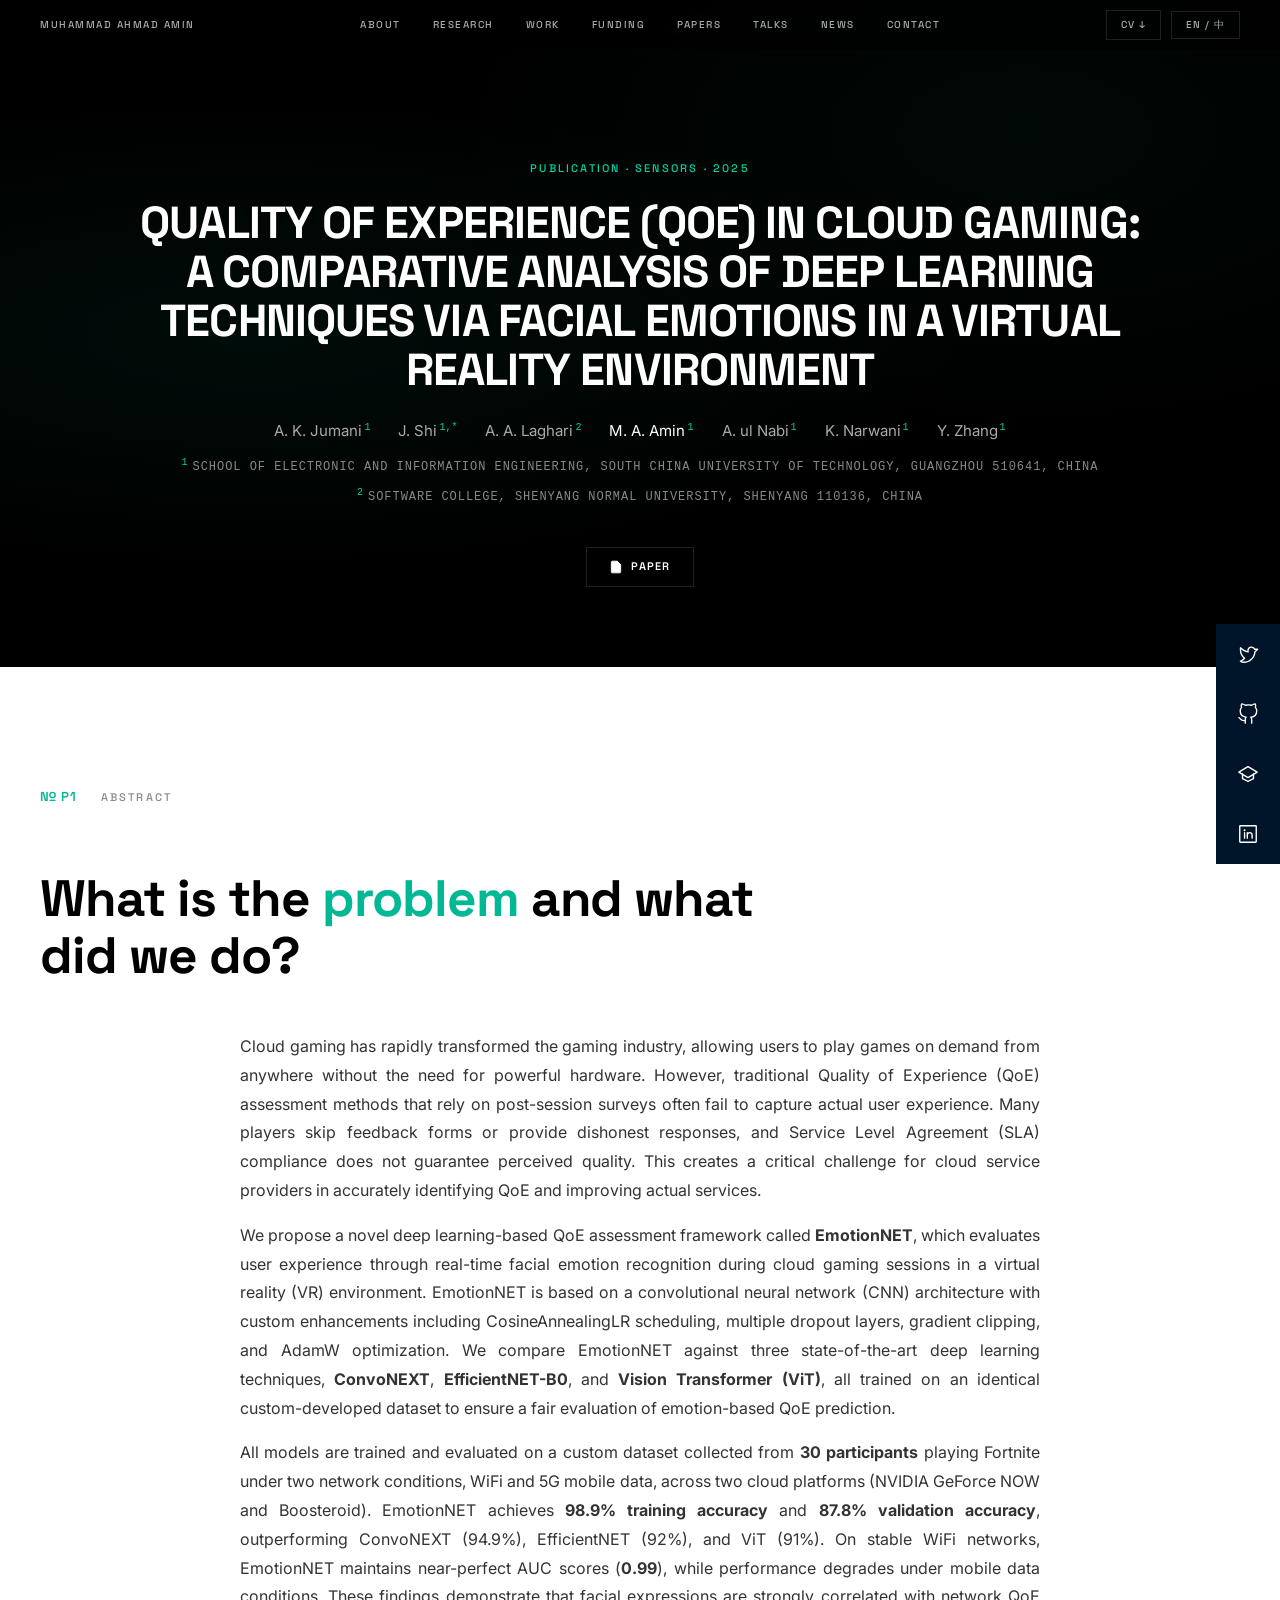
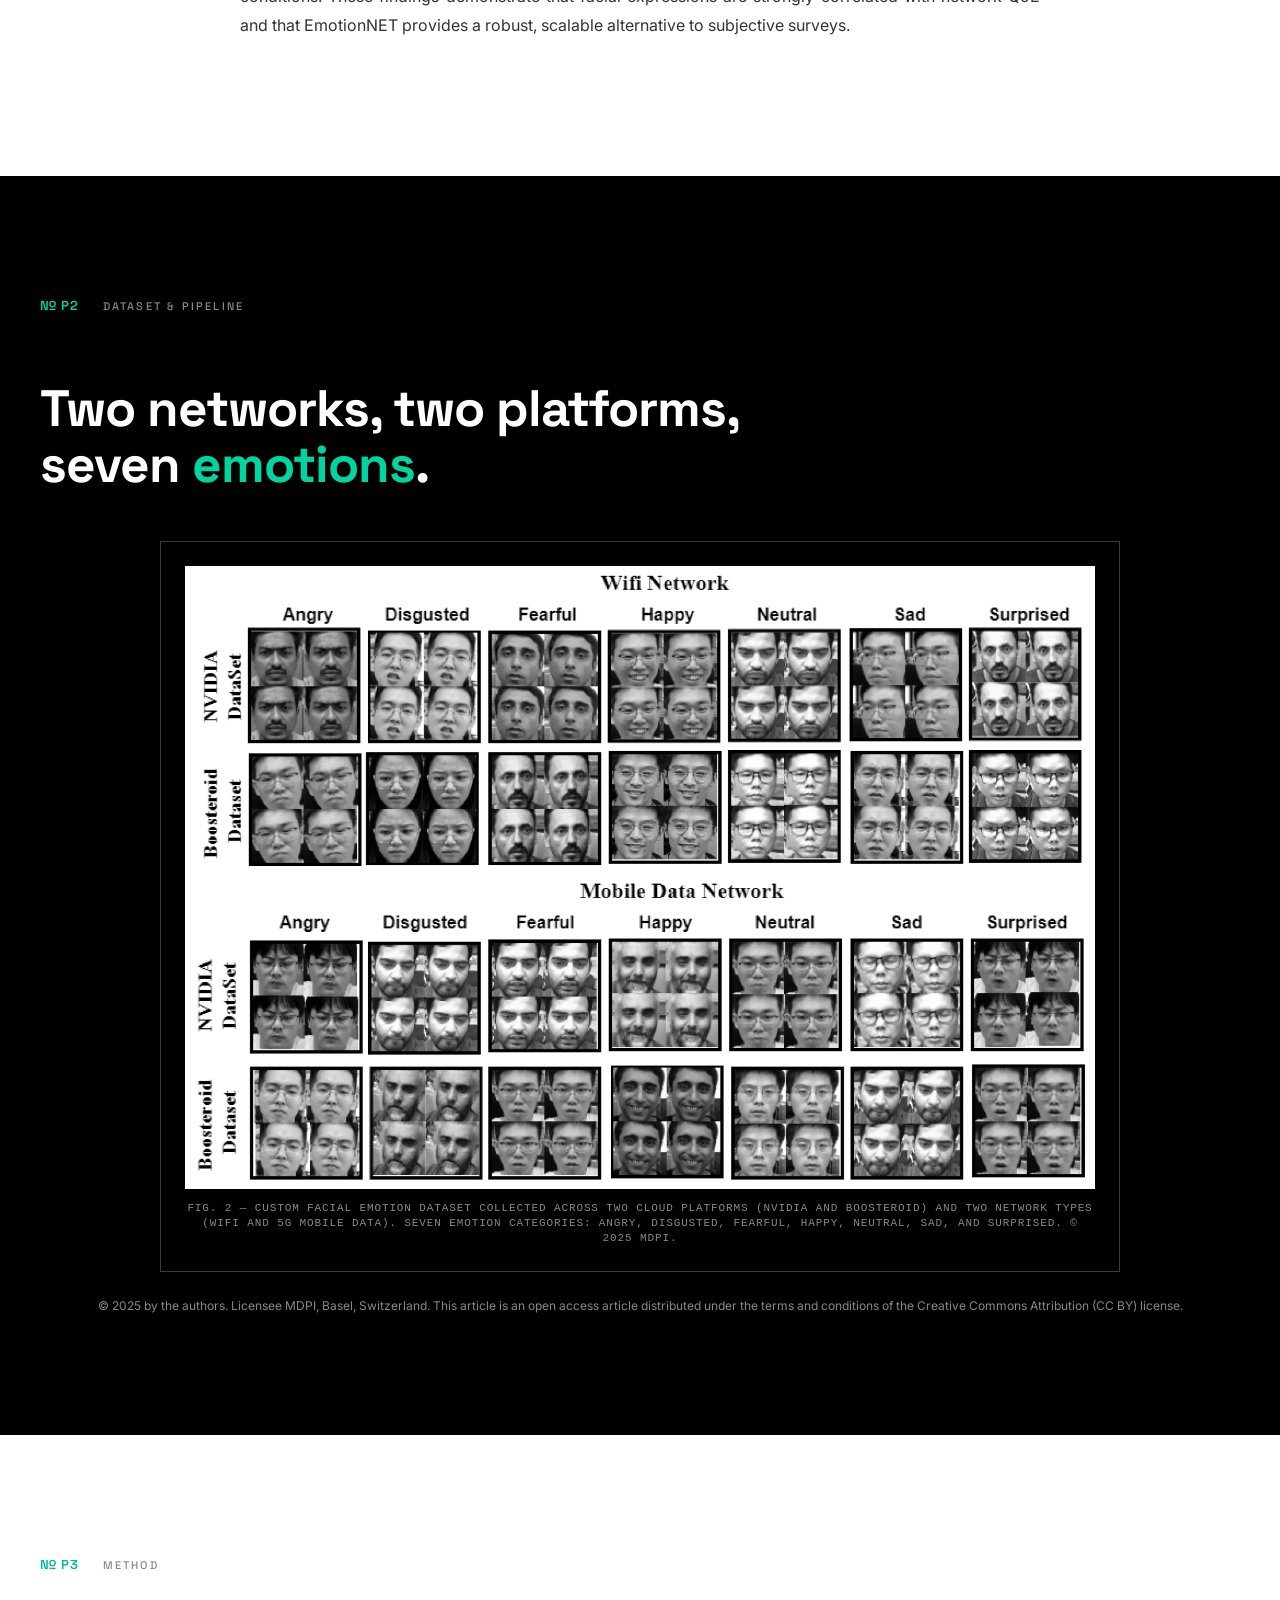
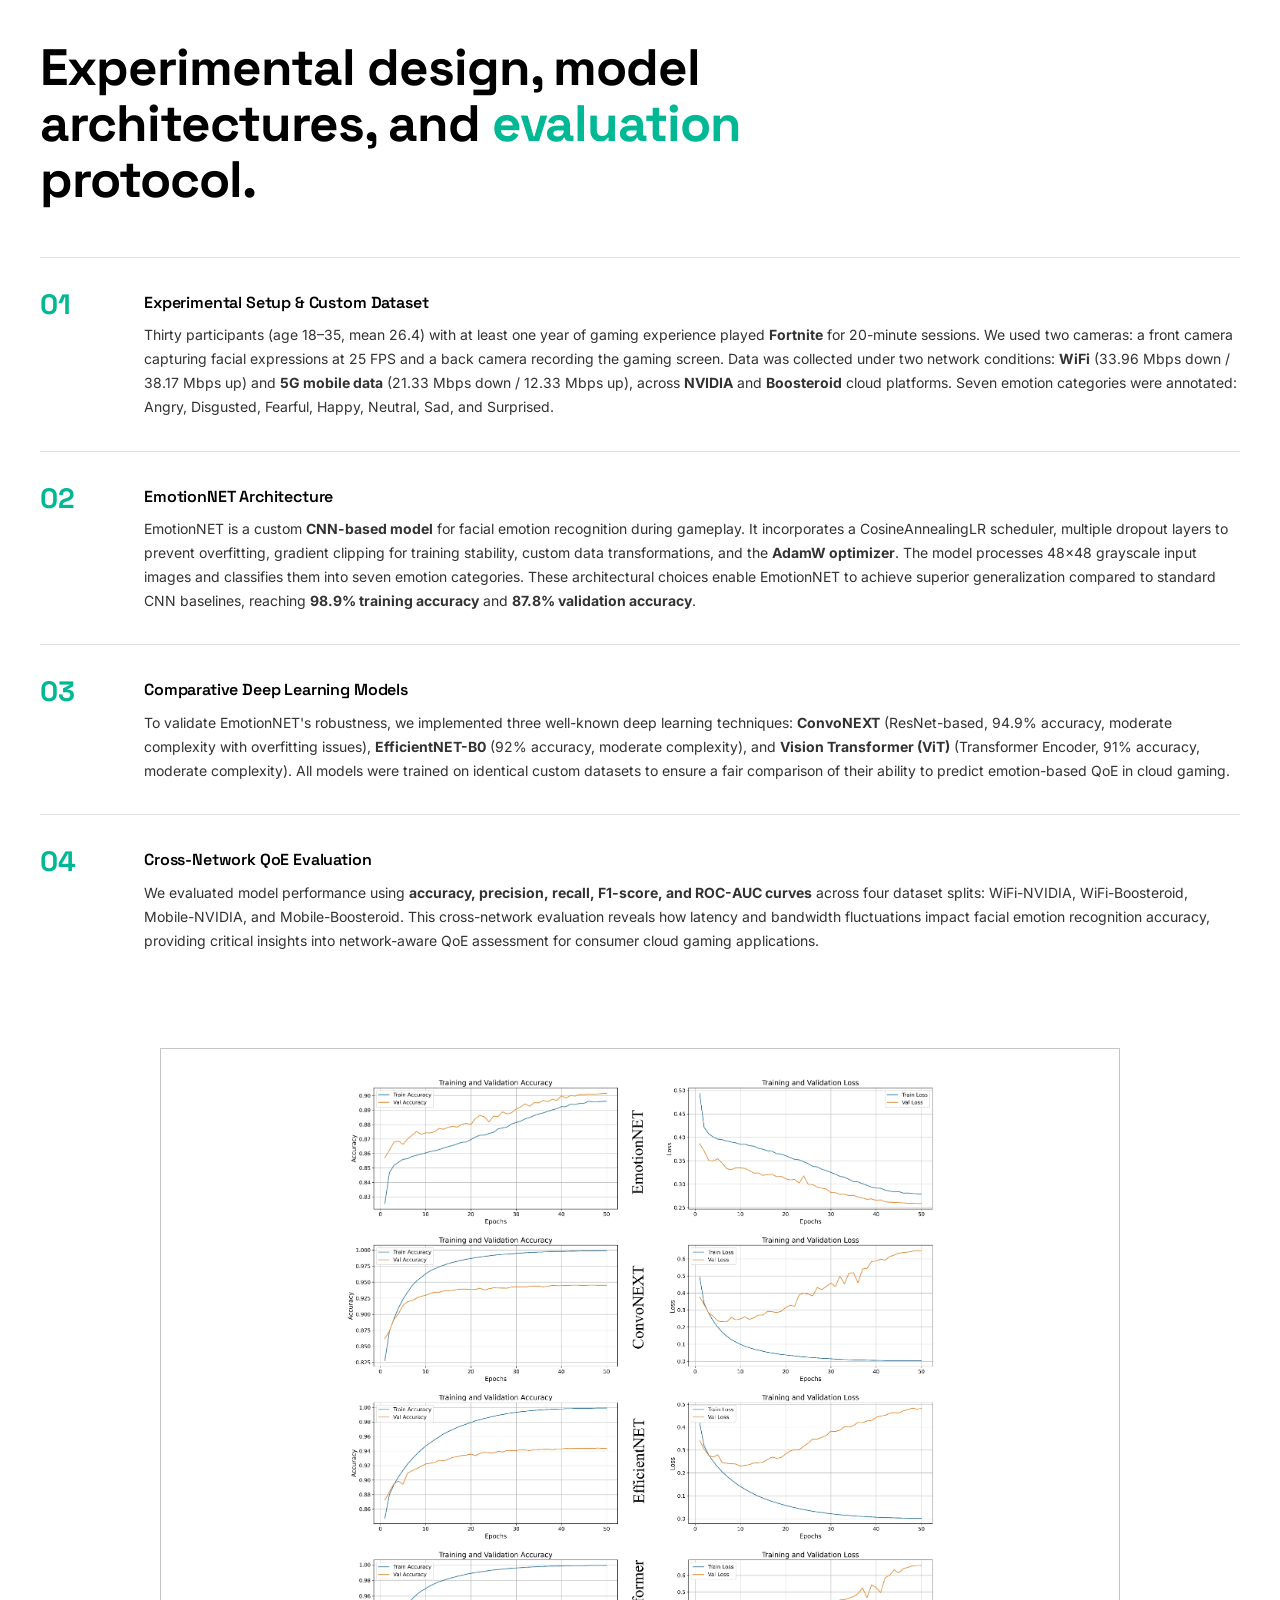
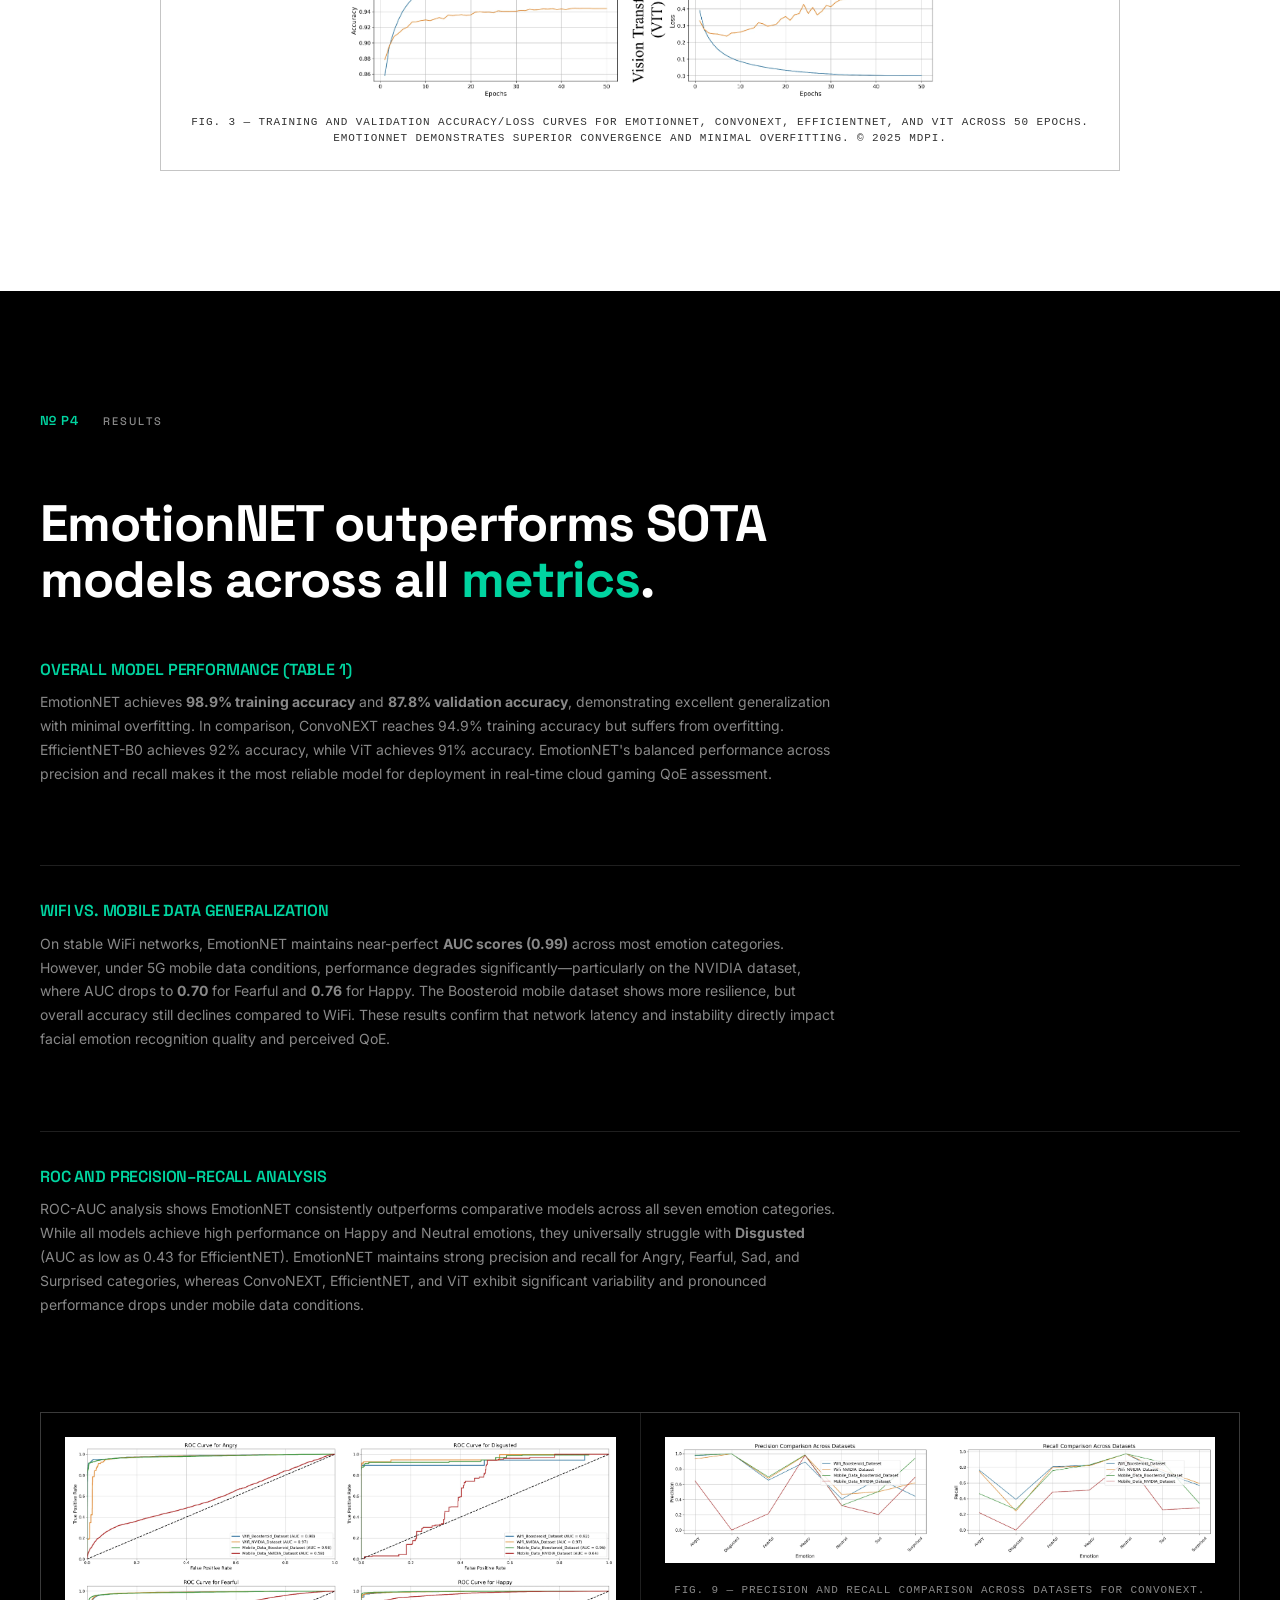
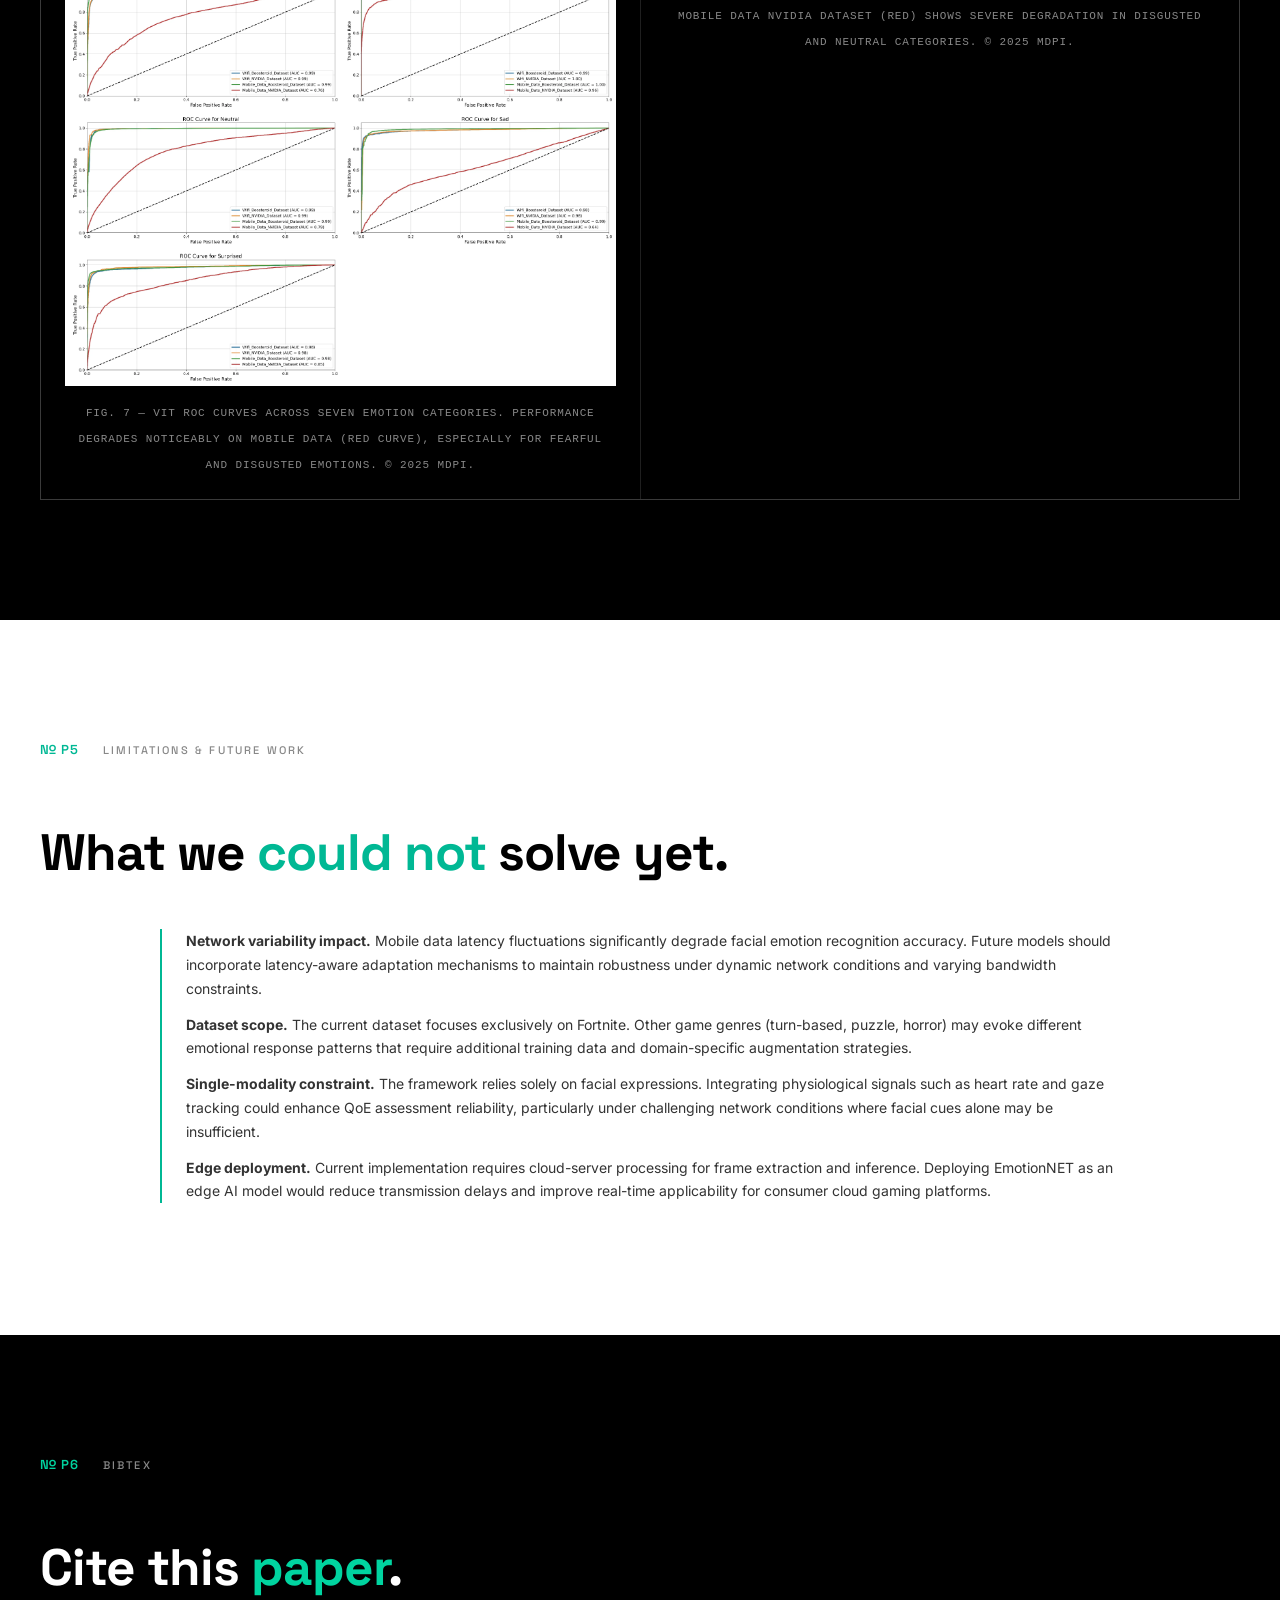
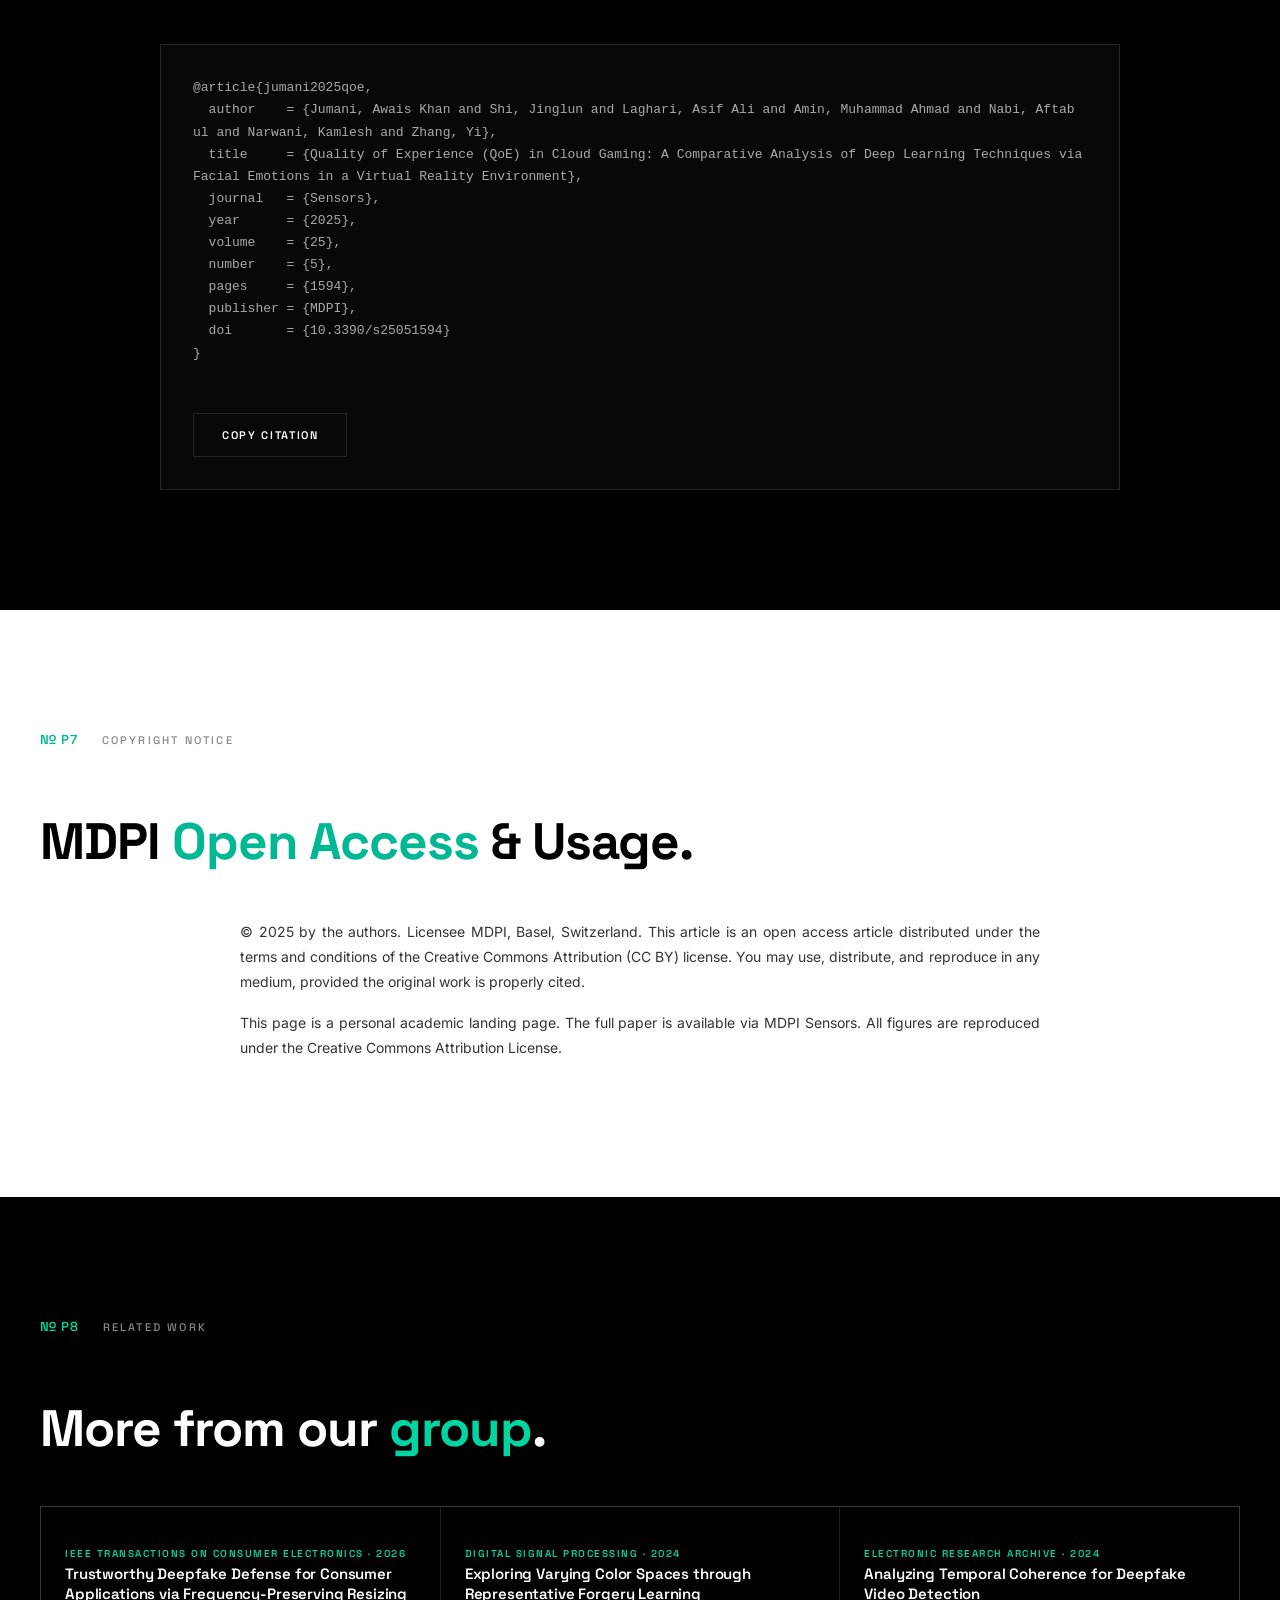
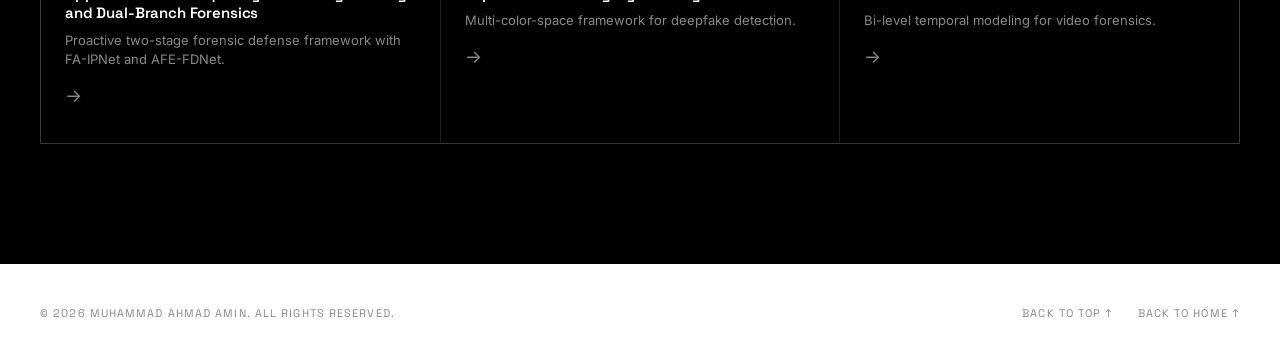
<file: assets/publications/qoa.html>
<!DOCTYPE html>
<html lang="en">
<head>
    <meta charset="utf-8" />
    <meta name="viewport" content="width=device-width, initial-scale=1" />
    <title>Quality of Experience (QoE) in Cloud Gaming — Muhammad Ahmad Amin</title>
    <meta name="description" content="Quality of Experience (QoE) in Cloud Gaming: A Comparative Analysis of Deep Learning Techniques via Facial Emotions in a Virtual Reality Environment. Sensors 2025." />

    <!-- Custom SVG Favicon (Baked in) -->
    <link rel="icon" href="data:image/svg+xml,%3Csvg xmlns='http://www.w3.org/2000/svg' viewBox='0 0 512 512'%3E%3Crect width='512' height='512' rx='90' fill='%2300b894'/%3E%3Cpath d='M116 103 H216 L136 219' fill='none' stroke='%23000' stroke-width='20' stroke-linecap='round' stroke-linejoin='round'/%3E%3Cpath d='M296 103 V219 M296 103 L346 149 L396 103 M396 103 V219' fill='none' stroke='%23000' stroke-width='20' stroke-linecap='round' stroke-linejoin='round'/%3E%3Cpath d='M116 409 L166 299 L216 409' fill='none' stroke='%23000' stroke-width='20' stroke-linecap='round' stroke-linejoin='round'/%3E%3Cpath d='M296 409 L346 299 L396 409' fill='none' stroke='%23000' stroke-width='20' stroke-linecap='round' stroke-linejoin='round'/%3E%3C/svg%3E" type="image/svg+xml" />

    <link rel="preconnect" href="https://fonts.googleapis.com">
    <link rel="preconnect" href="https://fonts.gstatic.com" crossorigin>
    <link href="https://fonts.googleapis.com/css2?family=Space+Grotesk:wght@300;400;500;600;700&family=Inter:wght@300;400;500;600;700&display=swap" rel="stylesheet">
    <link rel="stylesheet" href="../css/style.css" />
    <link rel="stylesheet" href="../css/subpages.css" />
</head>
<body>

    <!-- Side Dock — Social Links -->
    <aside class="side-dock" id="sideDock" aria-label="Social links">
        <div class="dock-links">
            <a href="https://twitter.com/7AhmadAmin" target="_blank" rel="noreferrer" aria-label="X / Twitter">
                <svg xmlns="http://www.w3.org/2000/svg" viewBox="0 0 256 256" width="32" height="32" fill="currentColor"><path d="M247.39,68.94A8,8,0,0,0,240,64H209.57A48.66,48.66,0,0,0,168.1,40a46.91,46.91,0,0,0-33.75,13.7A47.9,47.9,0,0,0,120,88v6.09C79.74,83.47,46.81,50.72,46.46,50.37a8,8,0,0,0-13.65,4.92c-4.31,47.79,9.57,79.77,22,98.18a110.93,110.93,0,0,0,21.88,24.2c-15.23,17.53-39.21,26.74-39.47,26.84a8,8,0,0,0-3.85,11.93c.75,1.12,3.75,5.05,11.08,8.72C53.51,229.7,65.48,232,80,232c70.67,0,129.72-54.42,135.75-124.44l29.91-29.9A8,8,0,0,0,247.39,68.94Zm-45,29.41a8,8,0,0,0-2.32,5.14C196,166.58,143.28,216,80,216c-10.56,0-18-1.4-23.22-3.08,11.51-6.25,27.56-17,37.88-32.48A8,8,0,0,0,92,169.08c-.47-.27-43.91-26.34-44-96,16,13,45.25,33.17,78.67,38.79A8,8,0,0,0,136,104V88a32,32,0,0,1,9.6-22.92A30.94,30.94,0,0,1,167.9,56c12.66.16,24.49,7.88,29.44,19.21A8,8,0,0,0,204.67,80h16Z"></path></svg>
            </a>
            <a href="https://github.com/7AhmadAmin" target="_blank" rel="noreferrer" aria-label="GitHub">
                <svg viewBox="0 0 24 24" fill="none" stroke="currentColor" stroke-width="1.5" stroke-linecap="round" stroke-linejoin="round">
                    <path d="M9 19c-5 1.5-5-2.5-7-3m14 6v-3.87a3.37 3.37 0 0 0-.94-2.61c3.14-.35 6.44-1.54 6.44-7A5.44 5.44 0 0 0 20 4.77 5.07 5.07 0 0 0 19.91 1S18.73.65 16 2.48a13.38 13.38 0 0 0-7 0C6.27.65 5.09 1 5.09 1A5.07 5.07 0 0 0 5 4.77a5.44 5.44 0 0 0-1.5 3.78c0 5.42 3.3 6.61 6.44 7A3.37 3.37 0 0 0 9 18.13V22"/>
                </svg>
            </a>
            <a href="https://scholar.google.com/citations?hl=en&user=57ouxVcAAAAJ" target="_blank" rel="noreferrer" aria-label="Google Scholar">
                <svg viewBox="0 0 24 24" fill="none" stroke="currentColor" stroke-width="1.5" stroke-linecap="round" stroke-linejoin="round">
                    <path d="M22 10l-10-6-10 6 10 6 10-6z"/>
                    <path d="M6 12v5l6 3 6-3v-5"/>
                </svg>
            </a>
            <a href="https://www.linkedin.com/in/7ahmadamin" target="_blank" rel="noreferrer" aria-label="LinkedIn">
                <svg xmlns="http://www.w3.org/2000/svg" viewBox="0 0 256 256" width="32" height="32" fill="currentColor"><path d="M216,24H40A16,16,0,0,0,24,40V216a16,16,0,0,0,16,16H216a16,16,0,0,0,16-16V40A16,16,0,0,0,216,24Zm0,192H40V40H216V216ZM96,112v64a8,8,0,0,1-16,0V112a8,8,0,0,1,16,0Zm88,28v36a8,8,0,0,1-16,0V140a20,20,0,0,0-40,0v36a8,8,0,0,1-16,0V112a8,8,0,0,1,15.79-1.78A36,36,0,0,1,184,140ZM100,84A12,12,0,1,1,88,72,12,12,0,0,1,100,84Z"></path></svg>
            </a>
        </div>
        <button class="dock-toggle" id="dockToggle" aria-label="Toggle social links" aria-expanded="false">
            <span class="toggle-label">Socials</span>
        </button>
    </aside>

    <!-- Navigation -->
    <nav class="nav" id="nav">
        <div class="nav-inner">
            <a href="../../index.html#top" class="nav-name" id="navName">
                <span class="nav-name-text">MUHAMMAD AHMAD AMIN</span>
            </a>
            <div class="nav-links">
                <a href="../../index.html#about"><span class="en">ABOUT</span><span class="zh">关于</span></a>
                <a href="../../index.html#research"><span class="en">RESEARCH</span><span class="zh">研究</span></a>
                <a href="../../index.html#experience"><span class="en">WORK</span><span class="zh">工作</span></a>
                <a href="../../index.html#projects"><span class="en">FUNDING</span><span class="zh">基金</span></a>
                <a href="../../index.html#publications"><span class="en">PAPERS</span><span class="zh">论文</span></a>
                <a href="../../index.html#talks"><span class="en">TALKS</span><span class="zh">报告</span></a>
                <a href="../../index.html#news"><span class="en">NEWS</span><span class="zh">动态</span></a>
                <a href="../../index.html#contact"><span class="en">CONTACT</span><span class="zh">联系</span></a>
            </div>
            <div class="nav-actions">
                <!-- CV Download Button -->
                <a href="../CV/resume.html" target="_blank" rel="noreferrer" class="cv-btn">
                    <span class="en">CV ↓</span>
                    <span class="zh">简历 ↓</span>
                </a>
                <button class="lang-btn lang-btn-desktop" aria-label="Toggle language">EN / 中</button>
                <button class="lang-btn lang-btn-mobile" aria-label="Toggle language">EN / 中</button>
            </div>
        </div>
    </nav>

    <!-- Hero -->
    <header class="subpage-hero" id="top">
        <div class="hero-bg"></div>
        <div class="subpage-hero-content">
            <p class="hero-label">
                <span class="en">PUBLICATION</span><span class="zh">论文</span> · Sensors · 2025
            </p>
            <h1 class="hero-title">
                <span class="en">Quality of Experience (QoE) in Cloud Gaming: A Comparative Analysis of Deep Learning Techniques via Facial Emotions in a Virtual Reality Environment</span>
                <span class="zh">云游戏中体验质量（QoE）的研究：基于虚拟现实环境中面部表情的深度学习技术对比分析</span>
            </h1>

            <div class="author-grid">
                <span class="author-block">A. K. Jumani<sup>1</sup></span>
                <span class="author-block">J. Shi<sup>1,*</sup></span>
                <span class="author-block">A. A. Laghari<sup>2</sup></span>
                <span class="author-block"><a href="../../index.html#about">M. A. Amin</a><sup>1</sup></span>
                <span class="author-block">A. ul Nabi<sup>1</sup></span>
                <span class="author-block">K. Narwani<sup>1</sup></span>
                <span class="author-block">Y. Zhang<sup>1</sup></span>
            </div>
            <div class="affiliation-list">
                <span><sup>1</sup><span class="en">School of Electronic and Information Engineering, South China University of Technology, Guangzhou 510641, China</span><span class="zh">华南理工大学电子与信息工程学院</span></span>
                <span><sup>2</sup><span class="en">Software College, Shenyang Normal University, Shenyang 110136, China</span><span class="zh">沈阳师范大学软件学院</span></span>
            </div>

            <div class="link-buttons">
                <a href="https://www.mdpi.com/1424-8220/25/5/1594" class="link-btn" target="_blank" rel="noopener noreferrer">
                    <svg viewBox="0 0 24 24" fill="none" stroke="currentColor" stroke-width="1.5"><path d="M14 2H6a2 2 0 0 0-2 2v16a2 2 0 0 0 2 2h12a2 2 0 0 0 2-2V8z"/><polyline points="14 2 14 8 20 8"/><line x1="16" y1="13" x2="8" y2="13"/><line x1="16" y1="17" x2="8" y2="17"/><polyline points="10 9 9 9 8 9"/></svg>
                    <span class="en">Paper</span><span class="zh">Paper</span>
                </a>
                <!--a href="https://www.mdpi.com/2076-3417/15/5/1594" class="link-btn" target="_blank" rel="noopener noreferrer">
                    <svg viewBox="0 0 24 24" fill="none" stroke="currentColor" stroke-width="1.5"><path d="M4 19.5A2.5 2.5 0 0 1 6.5 17H20"/><path d="M6.5 2H20v20H6.5A2.5 2.5 0 0 1 4 19.5v-15A2.5 2.5 0 0 1 6.5 2z"/></svg>
                    <span class="en">MDPI</span><span class="zh">MDPI</span>
                </a-->
            </div>
        </div>
    </header>

    <!-- Abstract -->
    <section class="section section-white" id="abstract">
        <div class="container">
            <div class="section-header">
                <span class="section-num">№ P1</span>
                <p class="eyebrow"><span class="en">ABSTRACT</span><span class="zh">摘要</span></p>
            </div>
            <h2 class="section-heading">
                <span class="en">What is the <em>problem</em> and what did we do?</span>
                <span class="zh">我们解决了什么<em>问题</em>？</span>
            </h2>
            <div class="abstract-block">
                <p>
                    <span class="en">Cloud gaming has rapidly transformed the gaming industry, allowing users to play games on demand from anywhere without the need for powerful hardware. However, traditional Quality of Experience (QoE) assessment methods that rely on post-session surveys often fail to capture actual user experience. Many players skip feedback forms or provide dishonest responses, and Service Level Agreement (SLA) compliance does not guarantee perceived quality. This creates a critical challenge for cloud service providers in accurately identifying QoE and improving actual services.</span>
                    <span class="zh">云游戏迅速改变了游戏行业，使用户无需强大硬件即可随时随地按需玩游戏。然而，依赖会后调查的传统体验质量（QoE）评估方法往往无法捕捉实际用户体验。许多玩家跳过反馈表或提供不诚实的回复，且服务级别协议（SLA）的合规性并不能保证感知质量。这为云服务提供商准确识别QoE和改进实际服务带来了严峻挑战。</span>
                </p>
                <p>
                    <span class="en">We propose a novel deep learning-based QoE assessment framework called <strong>EmotionNET</strong>, which evaluates user experience through real-time facial emotion recognition during cloud gaming sessions in a virtual reality (VR) environment. EmotionNET is based on a convolutional neural network (CNN) architecture with custom enhancements including CosineAnnealingLR scheduling, multiple dropout layers, gradient clipping, and AdamW optimization. We compare EmotionNET against three state-of-the-art deep learning techniques, <strong>ConvoNEXT</strong>, <strong>EfficientNET-B0</strong>, and <strong>Vision Transformer (ViT)</strong>, all trained on an identical custom-developed dataset to ensure a fair evaluation of emotion-based QoE prediction.</span>
                    <span class="zh">我们提出了一个名为<strong>EmotionNET</strong>的新型基于深度学习的QoE评估框架，通过在虚拟现实（VR）环境中的云游戏会话期间进行实时面部表情识别来评估用户体验。EmotionNET基于卷积神经网络（CNN）架构，并进行了定制增强，包括余弦退火学习率调度、多层dropout、梯度裁剪和AdamW优化。我们将EmotionNET与三种最先进的深度学习技术、<strong>ConvoNEXT</strong>、<strong>EfficientNET-B0</strong>和<strong>Vision Transformer (ViT)</strong>、进行比较，所有模型均在相同的自定义开发数据集上训练，以确保对基于情感的QoE预测进行公平评估。</span>
                </p>
                <p>
                    <span class="en">All models are trained and evaluated on a custom dataset collected from <strong>30 participants</strong> playing Fortnite under two network conditions, WiFi and 5G mobile data, across two cloud platforms (NVIDIA GeForce NOW and Boosteroid). EmotionNET achieves <strong>98.9% training accuracy</strong> and <strong>87.8% validation accuracy</strong>, outperforming ConvoNEXT (94.9%), EfficientNET (92%), and ViT (91%). On stable WiFi networks, EmotionNET maintains near-perfect AUC scores (<strong>0.99</strong>), while performance degrades under mobile data conditions. These findings demonstrate that facial expressions are strongly correlated with network QoE and that EmotionNET provides a robust, scalable alternative to subjective surveys.</span>
                    <span class="zh">所有模型均在从<strong>30名参与者</strong>收集的自定义数据集上进行训练和评估，这些参与者在两种网络条件（WiFi和5G移动数据）下玩Fortnite，跨越两个云平台（NVIDIA GeForce NOW和Boosteroid）。EmotionNET实现了<strong>98.9%的训练准确率</strong>和<strong>87.8%的验证准确率</strong>，超越了ConvoNEXT（94.9%）、EfficientNET（92%）和ViT（91%）。在稳定的WiFi网络上，EmotionNET保持接近完美的AUC分数（<strong>0.99</strong>），而在移动数据条件下性能下降。这些发现表明面部表情与网络QoE密切相关，且EmotionNET为传统主观调查提供了一种稳健、可扩展的替代方案。</span>
                </p>
            </div>
        </div>
    </section>

    <!-- Teaser -->
    <section class="section section-black" id="teaser">
        <div class="container">
            <div class="section-header">
                <span class="section-num">№ P2</span>
                <p class="eyebrow"><span class="en">DATASET & PIPELINE</span><span class="zh">数据集与流程</span></p>
            </div>
            <h2 class="section-heading">
                <span class="en">Two networks, two platforms, seven <em>emotions</em>.</span>
                <span class="zh">两种网络、两个平台、七种<em>情感</em>。</span>
            </h2>
            <div class="figure-grid single">
                <div class="figure-item">
                    <img src="Sensors/QOA2.png" alt="Fig. 2 — Custom facial emotion dataset overview" loading="lazy" />
                    <span class="figure-caption">
                        <span class="en">Fig. 2 — Custom facial emotion dataset collected across two cloud platforms (NVIDIA and Boosteroid) and two network types (WiFi and 5G mobile data). Seven emotion categories: Angry, Disgusted, Fearful, Happy, Neutral, Sad, and Surprised. © 2025 MDPI.</span>
                        <span class="zh">图2 — 跨两个云平台（NVIDIA和Boosteroid）及两种网络类型（WiFi和5G移动数据）收集的自定义面部表情数据集。七种情感类别：愤怒、厌恶、恐惧、快乐、中性、悲伤和惊讶。© 2025 MDPI。</span>
                    </span>
                </div>
            </div>
            <p style="margin-top:24px; font-size:12px; color:var(--gray); text-align:center; line-height:1.6;">
                <span class="en">© 2025 by the authors. Licensee MDPI, Basel, Switzerland. This article is an open access article distributed under the terms and conditions of the Creative Commons Attribution (CC BY) license.</span>
                <span class="zh">© 2025 作者。许可方 MDPI，瑞士巴塞尔。本文是根据知识共享署名（CC BY）许可条款分发的开放获取文章。</span>
            </p>
        </div>
    </section>

    <!-- Method -->
    <section class="section section-white" id="method">
        <div class="container">
            <div class="section-header">
                <span class="section-num">№ P3</span>
                <p class="eyebrow"><span class="en">METHOD</span><span class="zh">方法</span></p>
            </div>
            <h2 class="section-heading">
                <span class="en">Experimental design, model architectures, and <em>evaluation</em> protocol.</span>
                <span class="zh">实验设计、模型架构与<em>评估</em>协议。</span>
            </h2>
            <div class="method-steps">
                <div class="method-step">
                    <span class="step-num">01</span>
                    <div class="step-content">
                        <h4><span class="en">Experimental Setup & Custom Dataset</span><span class="zh">实验设置与自定义数据集</span></h4>
                        <p>
                            <span class="en">Thirty participants (age 18–35, mean 26.4) with at least one year of gaming experience played <strong>Fortnite</strong> for 20-minute sessions. We used two cameras: a front camera capturing facial expressions at 25 FPS and a back camera recording the gaming screen. Data was collected under two network conditions: <strong>WiFi</strong> (33.96 Mbps down / 38.17 Mbps up) and <strong>5G mobile data</strong> (21.33 Mbps down / 12.33 Mbps up), across <strong>NVIDIA</strong> and <strong>Boosteroid</strong> cloud platforms. Seven emotion categories were annotated: Angry, Disgusted, Fearful, Happy, Neutral, Sad, and Surprised.</span>
                            <span class="zh">30名参与者（年龄18-35岁，平均26.4岁），至少一年游戏经验，进行20分钟的<strong>Fortnite</strong>游戏会话。我们使用两个摄像头：前置摄像头以25 FPS捕捉面部表情，后置摄像头记录游戏屏幕。数据在两种网络条件下收集：<strong>WiFi</strong>（33.96 Mbps下载/38.17 Mbps上传）和<strong>5G移动数据</strong>（21.33 Mbps下载/12.33 Mbps上传），跨越<strong>NVIDIA</strong>和<strong>Boosteroid</strong>云平台。标注了七种情感类别：愤怒、厌恶、恐惧、快乐、中性、悲伤和惊讶。</span>
                        </p>
                    </div>
                </div>
                <div class="method-step">
                    <span class="step-num">02</span>
                    <div class="step-content">
                        <h4><span class="en">EmotionNET Architecture</span><span class="zh">EmotionNET架构</span></h4>
                        <p>
                            <span class="en">EmotionNET is a custom <strong>CNN-based model</strong> for facial emotion recognition during gameplay. It incorporates a CosineAnnealingLR scheduler, multiple dropout layers to prevent overfitting, gradient clipping for training stability, custom data transformations, and the <strong>AdamW optimizer</strong>. The model processes 48×48 grayscale input images and classifies them into seven emotion categories. These architectural choices enable EmotionNET to achieve superior generalization compared to standard CNN baselines, reaching <strong>98.9% training accuracy</strong> and <strong>87.8% validation accuracy</strong>.</span>
                            <span class="zh">EmotionNET是一个定制的基于<strong>CNN的模型</strong>，用于游戏过程中的面部表情识别。它采用余弦退火学习率调度器、多层dropout防止过拟合、梯度裁剪保证训练稳定性、自定义数据变换和<strong>AdamW优化器</strong>。该模型处理48×48灰度输入图像，并将其分类为七种情感类别。这些架构选择使EmotionNET相比标准CNN基线实现了卓越的泛化能力，达到<strong>98.9%的训练准确率</strong>和<strong>87.8%的验证准确率</strong>。</span>
                        </p>
                    </div>
                </div>
                <div class="method-step">
                    <span class="step-num">03</span>
                    <div class="step-content">
                        <h4><span class="en">Comparative Deep Learning Models</span><span class="zh">对比深度学习模型</span></h4>
                        <p>
                            <span class="en">To validate EmotionNET's robustness, we implemented three well-known deep learning techniques: <strong>ConvoNEXT</strong> (ResNet-based, 94.9% accuracy, moderate complexity with overfitting issues), <strong>EfficientNET-B0</strong> (92% accuracy, moderate complexity), and <strong>Vision Transformer (ViT)</strong> (Transformer Encoder, 91% accuracy, moderate complexity). All models were trained on identical custom datasets to ensure a fair comparison of their ability to predict emotion-based QoE in cloud gaming.</span>
                            <span class="zh">为验证EmotionNET的鲁棒性，我们实现了三种著名的深度学习技术：<strong>ConvoNEXT</strong>（基于ResNet，94.9%准确率，中等复杂度，存在过拟合问题）、<strong>EfficientNET-B0</strong>（92%准确率，中等复杂度）和<strong>Vision Transformer (ViT)</strong>（Transformer编码器，91%准确率，中等复杂度）。所有模型均在相同的自定义数据集上训练，以确保对其预测云游戏中基于情感的QoE的能力进行公平比较。</span>
                        </p>
                    </div>
                </div>
                <div class="method-step">
                    <span class="step-num">04</span>
                    <div class="step-content">
                        <h4><span class="en">Cross-Network QoE Evaluation</span><span class="zh">跨网络QoE评估</span></h4>
                        <p>
                            <span class="en">We evaluated model performance using <strong>accuracy, precision, recall, F1-score, and ROC-AUC curves</strong> across four dataset splits: WiFi-NVIDIA, WiFi-Boosteroid, Mobile-NVIDIA, and Mobile-Boosteroid. This cross-network evaluation reveals how latency and bandwidth fluctuations impact facial emotion recognition accuracy, providing critical insights into network-aware QoE assessment for consumer cloud gaming applications.</span>
                            <span class="zh">我们使用<strong>准确率、精确率、召回率、F1分数和ROC-AUC曲线</strong>在四个数据集分割上评估模型性能：WiFi-NVIDIA、WiFi-Boosteroid、移动数据-NVIDIA和移动数据-Boosteroid。这种跨网络评估揭示了延迟和带宽波动如何影响面部表情识别准确率，为消费者云游戏应用的感知网络QoE评估提供了关键见解。</span>
                        </p>
                    </div>
                </div>
            </div>

            <!-- Method figure -->
            <div class="figure-grid single" style="margin-top:64px;">
                <div class="figure-item">
                    <img src="Sensors/QOA3.png" alt="Fig. 3 — Training and validation curves" loading="lazy" />
                    <span class="figure-caption">
                        <span class="en">Fig. 3 — Training and validation accuracy/loss curves for EmotionNET, ConvoNEXT, EfficientNET, and ViT across 50 epochs. EmotionNET demonstrates superior convergence and minimal overfitting. © 2025 MDPI.</span>
                        <span class="zh">图3 — EmotionNET、ConvoNEXT、EfficientNET和ViT在50个epoch内的训练和验证准确率/损失曲线。EmotionNET展示了卓越的收敛性和最小的过拟合。© 2025 MDPI。</span>
                    </span>
                </div>
            </div>
        </div>
    </section>

    <!-- Results -->
    <section class="section section-black" id="results">
        <div class="container">
            <div class="section-header">
                <span class="section-num">№ P4</span>
                <p class="eyebrow"><span class="en">RESULTS</span><span class="zh">结果</span></p>
            </div>
            <h2 class="section-heading">
                <span class="en">EmotionNET outperforms SOTA models across all <em>metrics</em>.</span>
                <span class="zh">EmotionNET在所有<em>指标</em>上超越SOTA模型。</span>
            </h2>

            <div class="statement-strip" style="margin-top:0; border-top:none; padding-top:0;">
                <h3><span class="en">Overall Model Performance (Table 1)</span><span class="zh">整体模型性能（表1）</span></h3>
                <p>
                    <span class="en">EmotionNET achieves <strong>98.9% training accuracy</strong> and <strong>87.8% validation accuracy</strong>, demonstrating excellent generalization with minimal overfitting. In comparison, ConvoNEXT reaches 94.9% training accuracy but suffers from overfitting. EfficientNET-B0 achieves 92% accuracy, while ViT achieves 91% accuracy. EmotionNET's balanced performance across precision and recall makes it the most reliable model for deployment in real-time cloud gaming QoE assessment.</span>
                    <span class="zh">EmotionNET实现了<strong>98.9%的训练准确率</strong>和<strong>87.8%的验证准确率</strong>，展示了卓越泛化能力和最小过拟合。相比之下，ConvoNEXT达到94.9%的训练准确率但存在过拟合问题。EfficientNET-B0达到92%准确率，而ViT达到91%准确率。EmotionNET在精确率和召回率方面的平衡性能使其成为实时云游戏QoE评估中最可靠的部署模型。</span>
                </p>
            </div>

            <div class="statement-strip" style="margin-top:48px;">
                <h3><span class="en">WiFi vs. Mobile Data Generalization</span><span class="zh">WiFi与移动数据泛化</span></h3>
                <p>
                    <span class="en">On stable WiFi networks, EmotionNET maintains near-perfect <strong>AUC scores (0.99)</strong> across most emotion categories. However, under 5G mobile data conditions, performance degrades significantly—particularly on the NVIDIA dataset, where AUC drops to <strong>0.70</strong> for Fearful and <strong>0.76</strong> for Happy. The Boosteroid mobile dataset shows more resilience, but overall accuracy still declines compared to WiFi. These results confirm that network latency and instability directly impact facial emotion recognition quality and perceived QoE.</span>
                    <span class="zh">在稳定的WiFi网络上，EmotionNET在大多数情感类别上保持接近完美的<strong>AUC分数（0.99）</strong>。然而，在5G移动数据条件下，性能显著下降——特别是在NVIDIA数据集上，恐惧情感的AUC降至<strong>0.70</strong>，快乐情感降至<strong>0.76</strong>。Boosteroid移动数据集表现出更强的韧性，但整体准确率仍低于WiFi。这些结果证实网络延迟和不稳定性直接影响面部表情识别质量和感知QoE。</span>
                </p>
            </div>

            <div class="statement-strip" style="margin-top:48px;">
                <h3><span class="en">ROC and Precision–Recall Analysis</span><span class="zh">ROC与精确率-召回率分析</span></h3>
                <p>
                    <span class="en">ROC-AUC analysis shows EmotionNET consistently outperforms comparative models across all seven emotion categories. While all models achieve high performance on Happy and Neutral emotions, they universally struggle with <strong>Disgusted</strong> (AUC as low as 0.43 for EfficientNET). EmotionNET maintains strong precision and recall for Angry, Fearful, Sad, and Surprised categories, whereas ConvoNEXT, EfficientNET, and ViT exhibit significant variability and pronounced performance drops under mobile data conditions.</span>
                    <span class="zh">ROC-AUC分析显示，EmotionNET在所有七种情感类别上始终优于对比模型。虽然所有模型在快乐和 neutral 情感上表现良好，但它们在<strong>厌恶</strong>情感上普遍表现不佳（EfficientNET的AUC低至0.43）。EmotionNET在愤怒、恐惧、悲伤和惊讶类别上保持较高的精确率和召回率，而ConvoNEXT、EfficientNET和ViT在移动数据条件下表现出显著的变异性和明显的性能下降。</span>
                </p>
            </div>

            <div class="figure-grid" style="margin-top:64px;">
                <div class="figure-item">
                    <img src="Sensors/QOA4.png" alt="Fig. 7 — ViT ROC curves across seven emotions" loading="lazy" />
                    <span class="figure-caption">
                        <span class="en">Fig. 7 — ViT ROC curves across seven emotion categories. Performance degrades noticeably on mobile data (red curve), especially for Fearful and Disgusted emotions. © 2025 MDPI.</span>
                        <span class="zh">图7 — ViT在七种情感类别上的ROC曲线。移动数据（红色曲线）上性能明显下降，尤其是恐惧和厌恶情感。© 2025 MDPI。</span>
                    </span>
                </div>
                <div class="figure-item">
                    <img src="Sensors/QOA5.png" alt="Fig. 9 — ConvoNEXT precision and recall comparison" loading="lazy" />
                    <span class="figure-caption">
                        <span class="en">Fig. 9 — Precision and recall comparison across datasets for ConvoNEXT. Mobile data NVIDIA dataset (red) shows severe degradation in Disgusted and Neutral categories. © 2025 MDPI.</span>
                        <span class="zh">图9 — ConvoNEXT跨数据集的精确率和召回率比较。移动数据NVIDIA数据集（红色）在厌恶和中性类别上表现出严重退化。© 2025 MDPI。</span>
                    </span>
                </div>
            </div>
        </div>
    </section>

    <!-- Limitations -->
    <section class="section section-white" id="limitations">
        <div class="container">
            <div class="section-header">
                <span class="section-num">№ P5</span>
                <p class="eyebrow"><span class="en">LIMITATIONS & FUTURE WORK</span><span class="zh">局限性与未来工作</span></p>
            </div>
            <h2 class="section-heading">
                <span class="en">What we <em>could not</em> solve yet.</span>
                <span class="zh">我们<em>尚未</em>解决的问题。</span>
            </h2>
            <div class="limitations-box">
                <p>
                    <span class="en"><strong>Network variability impact.</strong> Mobile data latency fluctuations significantly degrade facial emotion recognition accuracy. Future models should incorporate latency-aware adaptation mechanisms to maintain robustness under dynamic network conditions and varying bandwidth constraints.</span>
                    <span class="zh"><strong>网络变异性影响。</strong>移动数据延迟波动显著降低了面部表情识别准确率。未来模型应纳入延迟感知自适应机制，以在动态网络条件和变化带宽约束下保持鲁棒性。</span>
                </p>
                <p>
                    <span class="en"><strong>Dataset scope.</strong> The current dataset focuses exclusively on Fortnite. Other game genres (turn-based, puzzle, horror) may evoke different emotional response patterns that require additional training data and domain-specific augmentation strategies.</span>
                    <span class="zh"><strong>数据集范围。</strong>当前数据集仅专注于Fortnite。其他游戏类型（回合制、益智、恐怖）可能引发不同的情感反应模式，需要额外的训练数据和领域特定的增强策略。</span>
                </p>
                <p>
                    <span class="en"><strong>Single-modality constraint.</strong> The framework relies solely on facial expressions. Integrating physiological signals such as heart rate and gaze tracking could enhance QoE assessment reliability, particularly under challenging network conditions where facial cues alone may be insufficient.</span>
                    <span class="zh"><strong>单模态约束。</strong>该框架仅依赖面部表情。整合心率、眼动追踪等生理信号可增强QoE评估可靠性，特别是在面部表情线索可能不足的挑战性网络条件下。</span>
                </p>
                <p>
                    <span class="en"><strong>Edge deployment.</strong> Current implementation requires cloud-server processing for frame extraction and inference. Deploying EmotionNET as an edge AI model would reduce transmission delays and improve real-time applicability for consumer cloud gaming platforms.</span>
                    <span class="zh"><strong>边缘部署。</strong>当前实现需要云服务器进行帧提取和推理。将EmotionNET部署为边缘AI模型可减少传输延迟，提高消费者云游戏平台的实时适用性。</span>
                </p>
            </div>
        </div>
    </section>

    <!-- BibTeX -->
    <section class="section section-black" id="bibtex">
        <div class="container">
            <div class="section-header">
                <span class="section-num">№ P6</span>
                <p class="eyebrow"><span class="en">BIBTEX</span><span class="zh">引用</span></p>
            </div>
            <h2 class="section-heading">
                <span class="en">Cite this <em>paper</em>.</span>
                <span class="zh">引用此<em>论文</em>。</span>
            </h2>
            <div class="bibtex-block" id="bibtexBlock">
                <pre><code id="bibtexCode">@article{jumani2025qoe,
  author    = {Jumani, Awais Khan and Shi, Jinglun and Laghari, Asif Ali and Amin, Muhammad Ahmad and Nabi, Aftab ul and Narwani, Kamlesh and Zhang, Yi},
  title     = {Quality of Experience (QoE) in Cloud Gaming: A Comparative Analysis of Deep Learning Techniques via Facial Emotions in a Virtual Reality Environment},
  journal   = {Sensors},
  year      = {2025},
  volume    = {25},
  number    = {5},
  pages     = {1594},
  publisher = {MDPI},
  doi       = {10.3390/s25051594}
}</code></pre>
                <button class="btn bibtex-copy" id="bibtexCopy" aria-label="Copy BibTeX citation">
                    <span class="en">COPY CITATION</span><span class="zh">复制引用</span>
                </button>
            </div>
        </div>
    </section>

    <!-- MDPI Copyright Disclaimer -->
    <section class="section section-white" id="copyright">
        <div class="container">
            <div class="section-header">
                <span class="section-num">№ P7</span>
                <p class="eyebrow"><span class="en">COPYRIGHT NOTICE</span><span class="zh">版权声明</span></p>
            </div>
            <h2 class="section-heading">
                <span class="en">MDPI <em>Open Access</em> & Usage.</span>
                <span class="zh">MDPI <em>开放获取</em>与使用。</span>
            </h2>
            <div class="abstract-block">
                <p style="font-size:14px; color:var(--gray-dark);">
                    <span class="en">© 2025 by the authors. Licensee MDPI, Basel, Switzerland. This article is an open access article distributed under the terms and conditions of the Creative Commons Attribution (CC BY) license. You may use, distribute, and reproduce in any medium, provided the original work is properly cited.</span>
                    <span class="zh">© 2025 作者。许可方 MDPI，瑞士巴塞尔。本文是根据知识共享署名（CC BY）许可条款分发的开放获取文章。只要正确引用原始作品，您可以在任何媒介上使用、分发和复制。</span>
                </p>
                <p style="font-size:14px; color:var(--gray-dark); margin-top:12px;">
                    <span class="en">This page is a personal academic landing page. The full paper is available via MDPI Sensors. All figures are reproduced under the Creative Commons Attribution License.</span>
                    <span class="zh">本页面为个人学术着陆页。完整论文可通过MDPI Sensors获取。所有图表均在知识共享署名许可下转载。</span>
                </p>
            </div>
        </div>
    </section>

    <!-- Related -->
    <section class="section section-black" id="related">
        <div class="container">
            <div class="section-header">
                <span class="section-num">№ P8</span>
                <p class="eyebrow"><span class="en">RELATED WORK</span><span class="zh">相关工作</span></p>
            </div>
            <h2 class="section-heading">
                <span class="en">More from our <em>group</em>.</span>
                <span class="zh">来自我们<em>团队</em>的更多工作。</span>
            </h2>
            <div class="related-grid">
                <a href="ieee_tce.html" class="related-item">
                    <span class="related-venue">IEEE Transactions on Consumer Electronics · 2026</span>
                    <h4><span class="en">Trustworthy Deepfake Defense for Consumer Applications via Frequency‑Preserving Resizing and Dual‑Branch Forensics</span><span class="zh">基于频域保持缩放与双分支取证的面向消费级应用的可信深度伪造防御</span></h4>
                    <p><span class="en">Proactive two-stage forensic defense framework with FA-IPNet and AFE-FDNet.</span><span class="zh">具有FA-IPNet和AFE-FDNet的主动式两阶段取证防御框架。</span></p>
                    <span class="related-arrow">→</span>
                </a>
                <a href="dsp.html" class="related-item">
                    <span class="related-venue">Digital Signal Processing · 2024</span>
                    <h4><span class="en">Exploring Varying Color Spaces through Representative Forgery Learning</span><span class="zh">通过代表性伪造学习探索多色彩空间</span></h4>
                    <p><span class="en">Multi-color-space framework for deepfake detection.</span><span class="zh">面向深度伪造检测的多色彩空间框架。</span></p>
                    <span class="related-arrow">→</span>
                </a>
                <a href="era.html" class="related-item">
                    <span class="related-venue">Electronic Research Archive · 2024</span>
                    <h4><span class="en">Analyzing Temporal Coherence for Deepfake Video Detection</span><span class="zh">基于时序一致性的深度伪造视频检测</span></h4>
                    <p><span class="en">Bi-level temporal modeling for video forensics.</span><span class="zh">面向视频取证的双层时序建模。</span></p>
                    <span class="related-arrow">→</span>
                </a>
            </div>
        </div>
    </section>

    <!-- Footer -->
    <footer class="footer section-white">
        <div class="container">
            <p>
                <span class="en">© 2026 Muhammad Ahmad Amin. All rights reserved.</span>
                <span class="zh">© 2026 Muhammad Ahmad Amin. 保留所有权利。</span>
            </p>
            <div class="footer-links">
                <a href="#top" class="back-to-top">
                    <span class="en">BACK TO TOP ↑</span>
                    <span class="zh">回到顶部 ↑</span>
                </a>
                <a href="../../index.html#top" class="back-to-top">
                    <span class="en">BACK TO HOME ↑</span>
                    <span class="zh">返回首页 ↑</span>
                </a>
            </div>
        </div>
    </footer>

    <div class="toast" id="toast" role="status" aria-live="polite"></div>
    <script src="../js/main.js"></script>
    <script>
      // BibTeX copy handler (self-contained for template portability)
      (function() {
        const bibtexCopy = document.getElementById('bibtexCopy');
        const bibtexCode = document.getElementById('bibtexCode');
        const toast = document.getElementById('toast');
        if (!bibtexCopy || !bibtexCode) return;

        function showToast(msg) {
          toast.textContent = msg;
          toast.classList.add('show');
          setTimeout(() => { toast.classList.remove('show'); }, 2500);
        }

        bibtexCopy.addEventListener('click', () => {
          const text = bibtexCode.textContent;
          navigator.clipboard.writeText(text).then(() => {
            const isZh = document.body.classList.contains('lang-zh');
            showToast(isZh ? '已复制引用' : 'CITATION COPIED');
          }).catch(() => {
            const ta = document.createElement('textarea');
            ta.value = text;
            document.body.appendChild(ta);
            ta.select();
            document.execCommand('copy');
            document.body.removeChild(ta);
            const isZh = document.body.classList.contains('lang-zh');
            showToast(isZh ? '已复制引用' : 'CITATION COPIED');
          });
        });
      })();
    </script>
</body>
</html>
</file>
<file: assets/css/style.css>
/* ============================================
   PERSONAL PORTFOLIO
   Pure black / pure white / teal accent
   Geometric sans-serif, brutalist minimalism
   ============================================ */

:root {
  --black: #000000;
  --white: #ffffff;
  --gray: #888888;
  --gray-light: #aaaaaa;
  --gray-dark: #333333;
  --teal: #00d4a0;
  --teal-dark: #00b894;
  --orange: #BE4F62;
  --border: rgba(255,255,255,0.12);
  --border-dark: rgba(0,0,0,0.12);
  --font-display: "Space Grotesk", "Inter", -apple-system, BlinkMacSystemFont, sans-serif;
  --font-body: "Inter", -apple-system, BlinkMacSystemFont, sans-serif;
  --font-mono: "JetBrains Mono", "SF Mono", Menlo, Consolas, monospace;
  --transition: 0.35s cubic-bezier(0.25, 0.46, 0.45, 0.94);
}

* { margin: 0; padding: 0; box-sizing: border-box; }

html {
  scroll-behavior: smooth;
  font-size: 16px;
}

body {
  font-family: var(--font-body);
  background: var(--black);
  color: var(--white);
  line-height: 1.6;
  -webkit-font-smoothing: antialiased;
  -moz-osx-font-smoothing: grayscale;
  overflow-x: hidden;
}

::selection {
  background: rgba(0, 212, 160, 0.35);  /* soft teal tint */
  color: inherit;                        /* keeps original text color */
}
::-moz-selection {
  background: rgba(0, 212, 160, 0.35);
  color: inherit;
}

/* Language toggle */
.zh { display: none; }
body.lang-zh .en { display: none; }
body.lang-zh .zh { display: inline; }

/* ============================================
   SIDE DOCK — Social Links (right-aligned)
   ============================================ */
.side-dock {
  position: fixed;
  right: 0;
  top: 92%;
  transform: translateY(-85%);
  z-index: 999;
  background: #001529;
  display: flex;
  flex-direction: column;
  align-items: center;
  justify-content: center;
}

.dock-links {
  display: flex;
  flex-direction: column;
  align-items: center;
  justify-content: center;
}

.dock-links a {
  display: flex;
  align-items: center;
  justify-content: center;
  width: 64px;
  height: 60px;
  color: var(--white);
  text-decoration: none;
  transition: color 0.3s ease;
  position: relative;
  -webkit-tap-highlight-color: transparent;
}

.dock-links a::after {
  display: none;
}

.dock-links a:active {
  color: var(--orange);
  background: transparent;
}

@media (hover: hover) {
  .dock-links a:hover {
    color: var(--orange);
    background: transparent;
  }
}

.dock-links a svg {
  width: 22px;
  height: 22px;
  pointer-events: none;
}

.dock-toggle {
  display: none;
  align-items: center;
  justify-content: center;
  flex-direction: column;
  gap: 4px;
  width: 64px;
  height: 60px;
  background: transparent;
  border: none;
  color: var(--white);
  cursor: pointer;
  transition: color 0.3s ease;
  font-family: var(--font-display);
  text-transform: uppercase;
  letter-spacing: 0.1em;
  padding: 0;
  -webkit-tap-highlight-color: transparent;
}

/* Press feedback while finger is down */
.dock-toggle:active {
  color: var(--orange);
}

/* Orange when dock is expanded (toggled open) */
.side-dock.expanded .dock-toggle {
  color: var(--orange);
}

/* Desktop-only hover (prevents sticky hover on iPhone) */
@media (hover: hover) {
  .dock-toggle:hover {
    color: var(--orange);
  }
}

.dock-toggle .toggle-icon {
  width: 22px;
  height: 22px;
  pointer-events: none;
}

.dock-toggle .toggle-label {
  font-size: 8px;
  font-weight: 600;
  pointer-events: none;
}

/* ============================================
   NAVIGATION — compact, glass‑morphism
   ============================================ */
.nav {
  position: fixed;
  top: 0; left: 0; right: 0;
  z-index: 1000;
  padding: 10px 40px;
  background: rgba(0, 0, 0, 0.55);
  backdrop-filter: saturate(180%) blur(16px);
  -webkit-backdrop-filter: saturate(180%) blur(16px);
  transition: background var(--transition), padding var(--transition);
  /* border-bottom: 1px solid rgba(255,255,255,0.05);*/
}

.nav.scrolled {
  background: rgba(0, 0, 0, 0.75);
  padding: 8px 40px;
  /* border-bottom: 1px solid var(--border);*/
}

.nav-inner {
  max-width: 1400px;
  margin: 0 auto;
  display: flex;
  align-items: center;
  justify-content: space-between;
  gap: 30px;
}

/* Nav name — left side */
.nav-name {
  font-family: var(--font-display);
  font-size: 10px;
  font-weight: 500;
  letter-spacing: 0.15em;
  text-transform: uppercase;
  color: var(--gray-light);
  text-decoration: none;
  flex-shrink: 0;
  transition: color 0.3s ease;
  line-height: 1.2;
}

.nav-name:hover {
  color: var(--white);
}

.nav-name.nav-name-scrolling {
  color: var(--teal);
  transition: color 0.1s ease;
}

.nav-name-text {
  display: inline-block;
}

/* Nav links — centered group */
.nav-links {
  display: flex;
  align-items: center;
  gap: 32px;
  flex-wrap: nowrap;
}

.nav-links a {
  font-family: var(--font-display);
  font-size: 10px;
  font-weight: 500;
  letter-spacing: 0.15em;
  text-transform: uppercase;
  color: var(--gray-light);
  text-decoration: none;
  flex-shrink: 0;
  padding: 4px 0;
  transition: color 0.3s ease;
  position: relative;
}

.nav-links a:hover {
  color: var(--white);
}

.nav-links a::after,
.nav-links a::before {
  display: none;
}

.nav-links a.active-link {
  color: var(--white);
}

/* Desktop language toggle + CV button */
.nav-actions {
  display: flex;
  align-items: center;
  gap: 10px;
  flex-shrink: 0;
}

/* Common button styles for CV & language toggle */
.lang-btn,
.cv-btn {
  font-family: var(--font-display);
  font-size: 10px;                /* was 11px */
  font-weight: 500;
  letter-spacing: 0.1em;
  text-transform: uppercase;
  color: var(--gray-light);
  background: transparent;
  border: 1px solid var(--border);
  padding: 6px 14px;
  cursor: pointer;
  transition: all var(--transition);
  text-decoration: none;
  display: inline-flex;
  align-items: center;
  gap: 4px;
}

.lang-btn:hover,
.cv-btn:hover {
  color: var(--white);
  border-color: var(--teal);
}

.lang-btn-mobile {
  display: none;
}

.cv-btn .zh {
  display: none;
}
body.lang-zh .cv-btn .en {
  display: none;
}
body.lang-zh .cv-btn .zh {
  display: inline;
}


/* ============================================
   HERO
   ============================================ */
.hero {
  position: relative;
  min-height: 100vh;
  display: flex;
  align-items: center;
  justify-content: center;
  background: var(--black);
  overflow: hidden;
  padding: 120px 40px 80px;
}

.hero-bg {
  position: absolute;
  inset: 0;
  background:
    radial-gradient(ellipse at 20% 50%, rgba(0,212,160,0.06) 0%, transparent 50%),
    radial-gradient(ellipse at 80% 20%, rgba(0,212,160,0.04) 0%, transparent 40%);
  pointer-events: none;
}

.hero-content {
  position: relative;
  z-index: 2;
  text-align: center;
  max-width: 900px;
}

.hero-label {
  font-family: var(--font-display);
  font-size: 11px;
  font-weight: 500;
  letter-spacing: 0.2em;
  text-transform: uppercase;
  color: var(--teal);
  margin-bottom: 32px;
}

.hero-title {
  font-family: var(--font-display);
  font-size: clamp(48px, 10vw, 120px);
  font-weight: 700;
  line-height: 0.95;
  letter-spacing: -0.02em;
  text-transform: uppercase;
  color: var(--white);
  margin-bottom: 24px;
}

.hero-title .zh {
  font-size: clamp(40px, 8vw, 90px);
  letter-spacing: 0.05em;
  font-weight: 700;
}

.hero-subtitle {
  font-family: var(--font-display);
  font-size: clamp(16px, 2vw, 22px);
  font-weight: 400;
  letter-spacing: 0.02em;
  color: var(--gray-light);
  max-width: 600px;
  margin: 0 auto 48px;
  line-height: 1.5;
}

.hero-meta {
  display: flex;
  align-items: center;
  justify-content: center;
  gap: 16px;
  flex-wrap: wrap;
  font-family: var(--font-display);
  font-size: 11px;
  font-weight: 500;
  letter-spacing: 0.15em;
  text-transform: uppercase;
  color: var(--gray);
}

.hero-meta .sep {
  color: var(--teal);
  font-weight: 700;
}

.hero-meta-link {
  color: inherit;
  text-decoration: none;
  transition: color var(--transition);
}
.hero-meta-link:hover {
  color: var(--teal);
}

.hero-label a {
  color: inherit;
  text-decoration: none;
  transition: color var(--transition);
}
.hero-label a:hover {
  color: var(--white);
}

.hero-scroll {
  position: absolute;
  bottom: 25px;
  left: 50%;
  transform: translateX(-50%);
  width: 24px;
  height: 40px;
  border: 1px solid var(--border);
  border-radius: 12px;
  display: flex;
  justify-content: center;
  padding-top: 8px;
}

.hero-scroll span {
  width: 2px;
  height: 8px;
  background: var(--teal);
  border-radius: 1px;
  animation: scrollPulse 2s infinite;
}

@keyframes scrollPulse {
  0%, 100% { opacity: 1; transform: translateY(0); }
  50% { opacity: 0.3; transform: translateY(8px); }
}

/* ============================================
   SECTIONS
   ============================================ */
.section {
  padding: 120px 40px;
  position: relative;
}

.section-white {
  background: var(--white);
  color: var(--black);
}

.section-black {
  background: var(--black);
  color: var(--white);
}

.container {
  max-width: 1200px;
  margin: 0 auto;
}

.section-header {
  margin-bottom: 64px;
  display: flex;
  align-items: baseline;
  gap: 24px;
}

.section-num {
  font-family: var(--font-display);
  font-size: 13px;
  font-weight: 600;
  color: var(--teal);
  letter-spacing: 0.05em;
}

.section-white .section-num {
  color: var(--teal-dark);
}

.eyebrow {
  font-family: var(--font-display);
  font-size: 11px;
  font-weight: 500;
  letter-spacing: 0.2em;
  text-transform: uppercase;
  color: var(--gray);
}

.section-white .eyebrow {
  color: var(--gray);
}

.section-heading {
  font-family: var(--font-display);
  font-size: clamp(28px, 4vw, 52px);
  font-weight: 700;
  line-height: 1.1;
  letter-spacing: -0.02em;
  max-width: 800px;
  margin-bottom: 48px;
}

.section-heading em {
  font-style: normal;
  color: var(--teal);
}

.section-white .section-heading em {
  color: var(--teal-dark);
}

.body-copy {
  max-width: 720px;
}

.body-copy p {
  font-size: 16px;
  line-height: 1.7;
  color: var(--gray-light);
  margin-bottom: 24px;
}

.section-white .body-copy p {
  color: var(--gray-dark);
}

/* ============================================
   TAGS
   ============================================ */
.tag-list {
  display: flex;
  flex-wrap: wrap;
  gap: 10px;
  margin-top: 32px;
}

.tag {
  font-family: var(--font-display);
  font-size: 10px;
  font-weight: 600;
  letter-spacing: 0.12em;
  text-transform: uppercase;
  padding: 8px 14px;
  border: 1px solid var(--border-dark);
  color: var(--gray-dark);
  transition: all var(--transition);
}

.tag:hover {
  border-color: var(--teal-dark);
  color: var(--black);
}

/* ============================================
   ABOUT PORTRAIT
   ============================================ */
.about-layout {
  display: grid;
  grid-template-columns: 1fr 280px;
  gap: 64px;
  align-items: start;
}

.about-content {
  min-width: 0;
}

.about-content .section-heading {
  max-width: none;
}

.about-content .body-copy {
  max-width: none;
}

.about-portrait {
  position: relative;
  margin-top: 16px;
}

.about-portrait img {
  width: 100%;
  height: auto;
  display: block;
  filter: grayscale(25%) contrast(1.05);
  transition: all 0.5s ease;
}

.about-portrait:hover img {
  filter: grayscale(0%) contrast(1);
}

.about-portrait::before {
  content: '';
  position: absolute;
  top: 16px;
  left: 16px;
  right: -16px;
  bottom: -16px;
  border: 1px solid var(--teal-dark);
  opacity: 0.3;
  pointer-events: none;
  z-index: 0;
  transition: opacity 0.3s ease;
}

.about-portrait:hover::before {
  opacity: 0.55;
}

@media (max-width: 900px) {
  .about-layout {
    grid-template-columns: 1fr;
  }
  .about-portrait {
    order: -1;
    max-width: 240px;
    margin: 0 auto 48px;
  }
}

/* ============================================
   CARDS
   ============================================ */
.cards-grid {
  display: grid;
  gap: 1px;
  background: var(--border);
  border: 1px solid var(--border);
}

.cards-grid.four {
  grid-template-columns: repeat(4, 1fr);
}

.cards-grid.two {
  grid-template-columns: repeat(2, 1fr);
}

.card {
  background: var(--black);
  padding: 40px 32px;
  transition: background var(--transition);
}

.section-white .card {
  background: var(--white);
}

.card:hover {
  background: rgba(0,212,160,0.03);
}

.section-white .card:hover {
  background: rgba(0,212,160,0.04);
}

.card-num, .card-year {
  font-family: var(--font-display);
  font-size: 12px;
  font-weight: 600;
  letter-spacing: 0.1em;
  color: var(--teal);
  display: block;
  margin-bottom: 20px;
}

.section-white .card-num,
.section-white .card-year {
  color: var(--teal-dark);
}

.card h3 {
  font-family: var(--font-display);
  font-size: 16px;
  font-weight: 600;
  line-height: 1.3;
  margin-bottom: 12px;
  letter-spacing: -0.01em;
}

.card p {
  font-size: 14px;
  line-height: 1.6;
  color: var(--gray);
}

.section-white .card p {
  color: var(--gray-dark);
}

/* ============================================
   STATEMENT STRIP
   ============================================ */
.statement-strip {
  margin-top: 80px;
  padding-top: 40px;
  border-top: 1px solid var(--border);
}

.section-white .statement-strip {
  border-top-color: var(--border-dark);
}

.statement-strip h3 {
  font-family: var(--font-display);
  font-size: 13px;
  font-weight: 600;
  letter-spacing: 0.15em;
  text-transform: uppercase;
  color: var(--teal);
  margin-bottom: 16px;
}

.section-white .statement-strip h3 {
  color: var(--teal-dark);
}

.statement-strip p {
  font-size: 16px;
  line-height: 1.7;
  color: var(--gray-light);
  max-width: 800px;
}

.section-white .statement-strip p {
  color: var(--gray-dark);
}

/* ============================================
   TIMELINE
   ============================================ */
.timeline {
  display: flex;
  flex-direction: column;
  gap: 0;
  transition: background 0.3s ease;
}

.section-black .timeline:hover {
  background: rgba(0, 212, 160, 0.03);
}

.time-item {
  padding: 40px 0;
  border-top: 1px solid var(--border);
  transition: background 0.3s ease;
}

.section-white .time-item {
  border-top-color: var(--border-dark);
}

.section-white .time-item:hover {
  background: rgba(0, 212, 160, 0.04);
}

.section-black .time-item:hover {
  background: rgba(0, 212, 160, 0.03);
}

.time-meta {
  display: flex;
  align-items: center;
  gap: 16px;
  flex-wrap: wrap;
  margin-bottom: 12px;
}

.time-date {
  font-family: var(--font-display);
  font-size: 10px;
  font-weight: 600;
  letter-spacing: 0.15em;
  text-transform: uppercase;
  color: var(--teal);
  display: inline-block;
}

.section-white .time-date {
  color: var(--teal-dark);
}

.time-loc {
  font-family: var(--font-mono);
  font-size: 11px;
  font-weight: 400;
  letter-spacing: 0.08em;
  color: var(--gray);
  text-transform: uppercase;
  border: 1px solid var(--border);
  border-radius: 1px;
  align-self: flex-start;
}

.time-loc {
  padding: 5px 8px 2.5px 8px;   /* default (English) */
}

body.lang-zh .time-loc {
  padding: 5px 8px 1.5px 8px;     /* Chinese: more bottom padding */
}

.section-white .time-loc {
  color: var(--gray-dark);
  border-color: var(--border-dark);
}

.time-item h3 {
  font-family: var(--font-display);
  font-size: 18px;
  font-weight: 600;
  line-height: 1.3;
  margin-bottom: 4px;
  letter-spacing: -0.01em;
}

.time-dept {
  font-family: var(--font-mono);
  font-size: 13px;
  color: var(--gray);
  margin-top: 4px;
  margin-bottom: 2px;
  letter-spacing: 0.02em;
}

.section-white .time-dept {
  color: var(--gray-dark);
}

.time-uni {
  font-family: var(--font-display);
  font-size: 15px;
  font-weight: 600;
  color: var(--white);
  margin-top: 2px;
  margin-bottom: 12px;
}

.section-white .time-uni {
  color: var(--black);
}

.time-item .time-details {
  font-size: 13px;
  line-height: 1.2;
  color: var(--gray);
  max-width: 700px;
  margin: 4px 0;
}

.section-white .time-item .time-details {
  color: var(--gray-dark);
}

.detail-label {
  font-family: var(--font-display);
  font-weight: 600;
  letter-spacing: 0.05em;
  color: var(--teal);
  text-transform: uppercase;
  font-size: 11px;
  margin-right: 8px;
}

.section-white .detail-label {
  color: var(--teal-dark);
}

#experience .time-item p:last-of-type {
  font-size: 14px;
  line-height: 1.6;
  color: var(--gray);
  max-width: 700px;
  margin-top: 8px;
}

.section-white #experience .time-item p:last-of-type {
  color: var(--gray-dark);
}

/* ============================================
   INDUSTRIAL PARTNERSHIPS & DEPLOYMENTS
   ============================================ */
.mono {
  font-family: var(--font-mono);
  font-weight: bold;
  text-shadow: 2px 2px 4px var(--teal);
}

.subsection {
  margin-top: 64px;
  padding-top: 40px;
  border-top: 1px solid var(--border);
}

.section-white .subsection {
  border-top-color: var(--border-dark);
}

.subsection:first-of-type {
  margin-top: 0;
  padding-top: 0;
  border-top: none;
}

.subsection-head {
  display: flex;
  align-items: baseline;
  gap: 20px;
  margin-bottom: 32px;
}

.subsection-num {
  font-family: var(--font-display);
  font-size: 12px;
  font-weight: 600;
  letter-spacing: 0.05em;
  color: var(--teal);
}

.section-white .subsection-num {
  color: var(--teal-dark);
}

.industrial-card {
  transition: background 0.3s ease;
}

.section-white .industrial-card:hover {
  background: rgba(0, 212, 160, 0.04);
}

.section-black .industrial-card:hover {
  background: rgba(0, 212, 160, 0.03);
}

.industrial-partner {
  font-family: var(--font-mono);
  font-size: 11px;
  letter-spacing: 0.08em;
  color: var(--gray);
  margin: 8px 0 12px;
  text-transform: uppercase;
}

.section-white .industrial-partner {
  color: var(--gray-dark);
}

.deployment-tag {
  margin-top: 20px;
  padding-top: 16px;
  border-top: 1px dashed var(--border);
  font-family: var(--font-mono);
  font-size: 11px;
  font-weight: 600;
  letter-spacing: 0.12em;
  color: var(--teal);
  text-transform: uppercase;
}

.section-white .deployment-tag {
  border-top-color: var(--border-dark);
  color: var(--teal-dark);
}

@media (max-width: 768px) {
  .subsection {
    margin-top: 48px;
    padding-top: 24px;
  }
}

/* ============================================
   PUBLICATIONS
   ============================================ */
.pub-list {
  display: flex;
  flex-direction: column;
  gap: 0;
}

.pub {
  display: grid;
  grid-template-columns: 70px 1fr 40px;  /* number column, content, link */
  gap: 16px;
  padding: 36px 0;
  border-top: 1px solid var(--border);
  align-items: start;
  transition: padding-left var(--transition), background var(--transition);
}

.pub:hover {
  padding-left: 8px;
  background: rgba(0, 212, 160, 0.05);  /* subtle teal tint – colour only */
}

.venue {
  font-family: var(--font-display);
  font-size: 10px;
  font-weight: 600;
  letter-spacing: 0.15em;
  text-transform: uppercase;
  color: var(--teal);
}

.pub h3 {
  font-family: var(--font-display);
  font-size: 20px;
  font-weight: 600;
  line-height: 1.3;
  letter-spacing: -0.01em;
  max-width: 800px;
}

.pub-authors {
  font-size: 13px;
  color: var(--gray);
  font-style: italic;
}

.tldr {
  font-size: 14px;
  line-height: 1.6;
  color: var(--gray-light);
  max-width: 700px;
  padding-left: 16px;
  border-left: 2px solid var(--teal);
  margin-top: 8px;
}

/* Number and tag */
.pub-meta {
  display: flex;
  flex-direction: column;
  align-items: flex-start;
  gap: 4px;
  padding-top: 2px;
}

.pub-number {
  font-family: var(--font-display);
  font-size: 13px;
  font-weight: 600;
  color: var(--teal);
  letter-spacing: 0.02em;
}

.pub-tag {
  font-family: var(--font-mono);
  font-size: 10px;
  font-weight: 700;
  color: var(--gray);
  background: rgba(255,255,255,0.06);
  padding: 2px 8px;
  border-radius: 2px;
  border: 1px solid var(--border);
}

/* Content stays exactly as before */
.pub-text {
  min-width: 0; /* prevent overflow */
}

/* Link – arrow, only colour hover */
.pub-link {
  font-size: 20px;
  line-height: 1;
  color: var(--gray);
  text-decoration: none;
  transition: color 0.2s ease;
  align-self: center;
  justify-self: end;
  padding: 4px 0;
}

.pub-link:hover {
  color: var(--teal);
}

/* Patent item uses the same layout */
.patent-item {
  display: grid;
  grid-template-columns: 70px 1fr 40px;
  gap: 16px;
  padding: 36px 0;
  border-top: 1px solid var(--border);
  align-items: start;
  transition: padding-left var(--transition), background var(--transition);
}

.patent-item:first-of-type {
  border-top: none;
  padding-top: 0;
}

.patent-item:hover {
  padding-left: 8px;
  background: rgba(0, 212, 160, 0.05);  /* subtle teal tint – colour only */
}

.patent-text {
  min-width: 0;
  max-width: 800px;
}

/* Adjust patent heading and meta to match new grid */
.patent-heading {
  font-family: var(--font-display);
  font-size: clamp(22px, 2.5vw, 32px);
  font-weight: 700;
  line-height: 1.1;
  letter-spacing: -0.02em;
}

.patent-meta {
  font-size: 14px;
  color: var(--gray);
  margin-top: 8px;
  line-height: 1.6;
}

.patent-heading h2 {
  font-family: var(--font-display);
  font-size: 18px;
  font-weight: 550;
  line-height: 1.3;
  letter-spacing: -0.01em;
}

/* Responsive adjustments */
@media (max-width: 768px) {
  .pub {
    grid-template-columns: 55px 1fr 30px;
    gap: 10px;
    padding: 24px 0;
  }
  .pub-number {
    font-size: 12px;
  }
  .pub-tag {
    font-size: 9px;
    padding: 1px 6px;
  }
  .pub-link {
    font-size: 18px;
  }
  .patent-item {
    grid-template-columns: 55px 1fr 30px;
    gap: 10px;
    padding: 24px 0;
  }
}

@media (max-width: 480px) {
  .pub {
    grid-template-columns: 45px 1fr 24px;
    gap: 6px;
  }
  .pub-number {
    font-size: 11px;
  }
  .pub-tag {
    font-size: 8px;
    padding: 1px 4px;
  }
  .pub-link {
    font-size: 16px;
  }
  .patent-item {
    grid-template-columns: 45px 1fr 24px;
    gap: 6px;
  }
}

/* ============================================
   BUTTONS
   ============================================ */
.btn {
  font-family: var(--font-display);
  font-size: 11px;
  font-weight: 600;
  letter-spacing: 0.15em;
  text-transform: uppercase;
  padding: 14px 28px;
  border: 1px solid var(--border);
  background: transparent;
  color: var(--white);
  cursor: pointer;
  transition: all var(--transition);
  margin-top: 48px;
}

.section-white .btn {
  color: var(--black);
  border-color: var(--border-dark);
}

.btn:hover {
  border-color: var(--teal);
  color: var(--teal);
}

.section-white .btn:hover {
  border-color: var(--teal-dark);
  color: var(--teal-dark);
}

/* ============================================
   PATENT (legacy, keep for fallback)
   ============================================ */
.patent-layout {
  margin-left: 0;
}

/* Override for patent meta inside the new patent-item */
.patent-item .patent-meta {
  margin-top: 8px;
}

/* ============================================
   INVITED TALKS & KEYNOTES
   ============================================ */
.talks-list {
  display: flex;
  flex-direction: column;
  gap: 0;
}

.talk-item {
  display: grid;
  grid-template-columns: 200px 1fr 40px;  /* meta, body, link */
  gap: 32px;
  padding: 36px 0;
  border-top: 1px solid var(--border-dark);
  align-items: start;
  transition: background var(--transition);
}

.talk-item:hover {
  background: rgba(0, 212, 160, 0.04);
}

.talk-item:last-child {
  border-bottom: 1px solid var(--border-dark);
}

.talk-meta {
  display: flex;
  flex-direction: column;
  gap: 8px;
}

.talk-date {
  font-family: var(--font-display);
  font-size: 11px;
  font-weight: 500;
  letter-spacing: 0.08em;
  color: var(--teal-dark);
  text-transform: uppercase;
}

.talk-loc {
  font-family: var(--font-mono);
  font-size: 11px;
  letter-spacing: 0.06em;
  color: var(--gray-dark);
  text-transform: uppercase;
}

.talk-type {
  display: inline-block;
  font-family: var(--font-mono);
  font-size: 10px;
  font-weight: 600;
  letter-spacing: 0.15em;
  text-transform: uppercase;
  color: var(--teal-dark);
  border: 1px solid var(--teal-dark);
  border-radius: 2px;
  margin-bottom: 12px;
}

.talk-type {
  padding: 5px 8px 2.5px 8px;   /* default (English) */
}

body.lang-zh .talk-type {
  padding: 5px 8px 2px 8px;     /* Chinese: more bottom padding */
}

.talk-type-soft {
  color: var(--gray);
  border-color: var(--border-dark);
}

.talk-item h3 {
  font-family: var(--font-display);
  font-size: 18px;
  font-weight: 600;
  line-height: 1.3;
  letter-spacing: -0.01em;
  color: var(--black);
  margin-bottom: 6px;
  max-width: 700px;
}

.talk-host {
  font-size: 13px;
  color: var(--gray-dark);
  font-style: italic;
  margin-bottom: 10px;
}

.talk-item p:last-child {
  font-size: 14px;
  line-height: 1.6;
  color: var(--gray-dark);
  max-width: 700px;
}

.talk-upcoming {
  opacity: 0.7;
}

/* Link arrow – same as publications */
.talk-link {
  font-size: 20px;
  line-height: 1;
  color: var(--gray-dark);
  text-decoration: none;
  transition: color 0.2s ease;
  align-self: center;
  justify-self: end;
  padding: 4px 0;
}
.talk-link:hover {
  color: var(--teal-dark);
}

/* Responsive adjustments for talks */
@media (max-width: 1024px) {
  .talk-item {
    grid-template-columns: 1fr 40px;  /* meta and body stack, link stays on right */
    gap: 16px;
  }
  .talk-meta {
    grid-row: 1;
    grid-column: 1;
  }
  .talk-body {
    grid-row: 2;
    grid-column: 1;
  }
  .talk-link {
    grid-row: 1 / 3;
    grid-column: 2;
    align-self: center;
  }
}

@media (max-width: 768px) {
  .talk-item {
    grid-template-columns: 1fr 30px;
    gap: 12px;
    padding: 24px 0;
  }
  .talk-link {
    font-size: 18px;
  }
  .talk-meta {
    flex-direction: row;
    flex-wrap: wrap;
    gap: 12px;
  }
}

@media (max-width: 480px) {
  .talk-item {
    grid-template-columns: 1fr 24px;
    gap: 8px;
  }
  .talk-link {
    font-size: 16px;
  }
}

/* ============================================
   SKILLS — Desktop Layout
   ============================================ */
.skills-desktop {
  display: block;
}

/* Heading row – no borders, centred */
.skill-headers {
  display: grid;
  grid-template-columns: repeat(3, 1fr);
  gap: 0;
  margin-bottom: 0;
  padding: 0;
}
.skill-headers span {
  font-family: var(--font-display);
  font-size: 11px;
  font-weight: 600;
  letter-spacing: 0.15em;
  text-transform: uppercase;
  color: var(--teal);
  text-align: center;
  padding: 0 0 12px 0;
  background: transparent;
  border: none;
}

/* 3×3 card grid – matches Research section */
.cap-grid {
  display: grid;
  grid-template-columns: repeat(3, 1fr);
  gap: 1px;
  background: var(--border);
  border: 1px solid var(--border);
}

/* All data cells */
.service-block,
.honor-item {
  background: var(--black);
  padding: 40px 32px;
  transition: background 0.3s ease;
}

/* Hover effect (same as Experience) */
.section-black .service-block:hover,
.section-black .honor-item:hover {
  background: rgba(0, 212, 160, 0.03);
}

/* Typography inside cells */
.service-label {
  font-family: var(--font-display);
  font-weight: 600;
  font-size: 15px;
  color: var(--white);
  margin-bottom: 4px;
}
.service-items {
  font-family: var(--font-mono);
  font-size: 12px;
  color: var(--gray-light);
  line-height: 1.6;
}

.honor-date {
  font-family: var(--font-display);
  font-size: 11px;
  font-weight: 500;
  letter-spacing: 0.08em;
  text-transform: uppercase;
  color: var(--teal);
  margin-bottom: 4px;
}
.honor-title {
  font-family: var(--font-display);
  font-weight: 600;
  font-size: 15px;
  color: var(--white);
  margin-bottom: 2px;
}
.honor-meta {
  font-family: var(--font-mono);
  font-size: 12px;
  color: var(--gray);
}

/* ============================================
   SKILLS — Mobile Layout (original column design)
   ============================================ */
.skills-mobile {
  display: none;
}

.cap-col {
  display: flex;
  flex-direction: column;
  margin-bottom: 48px;
}
.cap-col:last-child {
  margin-bottom: 0;
}

/* Headers on mobile */
.col-label {
  font-family: var(--font-display);
  font-size: 11px;
  font-weight: 600;
  letter-spacing: 0.15em;
  text-transform: uppercase;
  color: var(--teal);
  padding: 0 0 12px 0;
  border-bottom: 1px solid var(--border);
  margin-bottom: 0;
}

/* Items on mobile – border‑bottom separators */
.skills-mobile .service-block,
.skills-mobile .honor-item {
  padding: 16px 0;
  border-bottom: 1px solid var(--border);
  background: transparent;
}
.skills-mobile .service-block:last-child,
.skills-mobile .honor-item:last-child {
  border-bottom: none;
}

/* Hover on mobile – same as desktop */
.skills-mobile .service-block:hover,
.skills-mobile .honor-item:hover {
  background: rgba(0, 212, 160, 0.03);
}

/* ============================================
   SKILLS – Responsive Toggle
   ============================================ */
@media (max-width: 768px) {
  .skills-desktop {
    display: none;
  }
  .skills-mobile {
    display: block;
  }
}

/* Tablet – keep desktop, but 2 columns? Actually we keep 3 columns on tablet */
@media (max-width: 1024px) and (min-width: 769px) {
  /* optional: adjust spacing if needed */
}

/* ============================================
   NEWS
   ============================================ */
.news-list {
  display: flex;
  flex-direction: column;
  gap: 0;
}

.news-item {
  padding: 24px 0;
  border-top: 1px solid var(--border-dark);
  display: grid;
  grid-template-columns: 120px 1fr;
  gap: 24px;
  align-items: baseline;
}

.news-date {
  font-family: var(--font-display);
  font-size: 11px;
  font-weight: 600;
  letter-spacing: 0.1em;
  color: var(--teal-dark);
  text-transform: uppercase;
}

.news-item p {
  font-size: 15px;
  line-height: 1.6;
  color: var(--gray-dark);
}

.news-item p b {
  color: var(--black);
  font-weight: 600;
}

/* News links – no underline by default, teal on hover */
.news-item a {
  color: var(--black);
  text-decoration: none;
  transition: color 0.3s ease;
}
.news-item a:hover {
  color: var(--teal-dark);
}

/* ============================================
   CONTACT
   ============================================ */
.contact-heading {
  max-width: 700px;
}

.contact-card {
  margin-top: 48px;
}

.email-copy {
  font-family: var(--font-display);
  font-size: clamp(18px, 3vw, 32px);
  font-weight: 600;
  letter-spacing: -0.01em;
  color: var(--white);
  background: transparent;
  border: none;
  cursor: pointer;
  display: inline-flex;
  align-items: center;
  gap: 16px;
  padding: 0;
  transition: color var(--transition);
}

.email-copy:hover {
  color: var(--teal);
}

.copy-hint {
  font-size: 10px;
  font-weight: 600;
  letter-spacing: 0.15em;
  text-transform: uppercase;
  color: var(--gray);
  border: 1px solid var(--border);
  padding: 4px 10px;
  transition: all var(--transition);
}

.email-copy:hover .copy-hint {
  border-color: var(--teal);
  color: var(--teal);
}

.contact-link, .contact-location {
  margin-top: 16px;
  font-size: 14px;
  color: var(--gray);
}

.contact-link a {
  color: var(--gray);
  text-decoration: none;
  transition: color var(--transition);
  border-bottom: 1px solid var(--border);
  padding-bottom: 2px;
}

.contact-link a:hover {
  color: var(--teal);
  border-bottom-color: var(--teal);
}

.socials {
  display: flex;
  gap: 24px;
  margin-top: 32px;
}

.socials a {
  font-family: var(--font-display);
  font-size: 11px;
  font-weight: 600;
  letter-spacing: 0.15em;
  text-transform: uppercase;
  color: var(--gray);
  text-decoration: none;
  transition: color var(--transition);
  position: relative;
}

.socials a::after {
  content: "";
  position: absolute;
  bottom: -4px; left: 0;
  width: 0; height: 1px;
  background: var(--teal);
  transition: width var(--transition);
}

.socials a:hover {
  color: var(--white);
}

.socials a:hover::after {
  width: 100%;
}

/* ============================================
   FOOTER
   ============================================ */
.footer {
  padding: 40px;
  border-top: 1px solid var(--border);
}

.footer .container {
  display: flex;
  justify-content: space-between;
  align-items: center;
  font-family: var(--font-display);
  font-size: 11px;
  letter-spacing: 0.1em;
  text-transform: uppercase;
  color: var(--gray);
}

.back-to-top {
  color: var(--gray);
  text-decoration: none;
  transition: color var(--transition);
}

.back-to-top:hover {
  color: var(--teal);
}

/* ============================================
   TOAST
   ============================================ */
.toast {
  position: fixed;
  bottom: 32px;
  left: 50%;
  transform: translateX(-50%) translateY(100px);
  background: var(--white);
  color: var(--black);
  padding: 12px 24px;
  font-family: var(--font-display);
  font-size: 12px;
  font-weight: 600;
  letter-spacing: 0.1em;
  text-transform: uppercase;
  opacity: 0;
  pointer-events: none;
  transition: all 0.4s cubic-bezier(0.25, 0.46, 0.45, 0.94);
  z-index: 2000;
}

.toast.show {
  opacity: 1;
  transform: translateX(-50%) translateY(0);
}

/* ============================================
   HIDDEN STATE (show more)
   ============================================ */
.more-pub, .more-news {
  display: none;
}

.show-all .more-pub,
.show-all .more-news {
  display: grid;
}

/* ============================================
   RESPONSIVE - TABLET
   ============================================ */
@media (max-width: 1024px) {
  .cards-grid.four { grid-template-columns: repeat(2, 1fr); }
  .nav-links { gap: 24px; }
  .side-dock a {
    width: 56px;
    height: 56px;
  }
  .side-dock a svg {
    width: 22px;
    height: 22px;
  }
}

/* ============================================
   RESPONSIVE - MOBILE
   ============================================ */
@media (max-width: 768px) {
  .nav {
    padding: 8px 20px;
  }
  .nav.scrolled {
    padding: 6px 20px;
  }

  .nav-inner {
    flex-wrap: wrap;
    gap: 8px 12px;
  }

  .nav-name {
    font-size: 10px;
    letter-spacing: 0.1em;
    order: 0;
  }

  .nav-links {
    order: 2;
    width: 100%;
    justify-content: center;
    flex-wrap: wrap;
    gap: 8px 18px;
  }

  .nav-links a {
    font-size: 9px;
    letter-spacing: 0.12em;
  }

  .nav-actions {
    order: 1;
    gap: 6px;
  }

  .lang-btn-desktop {
    display: none;
  }
  .lang-btn-mobile {
    display: inline-flex;
    padding: 4px 10px;
    font-size: 9px;
  }

  .cv-btn {
    padding: 4px 10px;
    font-size: 9px;
  }

  .nav-inner:has(.nav-name:hover) .nav-links a {
    transform: none;
  }

  .section {
    padding: 80px 20px;
  }
  .hero {
    padding: 100px 20px 60px;
  }
  .cards-grid.four,
  .cards-grid.two {
    grid-template-columns: 1fr;
  }
  .news-item {
    grid-template-columns: 1fr;
    gap: 8px;
  }
  .footer .container {
    flex-direction: column;
    gap: 16px;
    text-align: center;
  }
  .hero-meta {
    gap: 8px;
  }

  /* Side dock – right aligned, bottom */
  .side-dock {
    top: auto;
    bottom: 20px;
    transform: none;
    right: 0;
    border-radius: 0;
    overflow: visible;
    background: #001529;
  }

  .dock-links {
    display: none;
    flex-direction: column;
  }

  .side-dock.expanded .dock-links {
    display: flex;
  }

  .dock-toggle {
    display: flex;
  }

  .side-dock.expanded .dock-toggle {
    border-top: 1px solid rgba(255,255,255,0.08);
  }

  .dock-links a {
    width: 48px;
    height: 48px;
  }
  .dock-links a svg {
    width: 20px;
    height: 20px;
  }

  .dock-toggle {
    width: 48px;
    height: 48px;
  }
  .dock-toggle .toggle-icon {
    width: 20px;
    height: 20px;
  }
  .dock-toggle .toggle-label {
    font-size: 7px;
  }
}

/* ============================================
   RESPONSIVE - SMALL PHONE
   ============================================ */
@media (max-width: 480px) {
  .hero-title {
    font-size: 40px;
  }
  .section-heading {
    font-size: 24px;
  }
  .tag-list {
    gap: 6px;
  }
  .tag {
    font-size: 9px;
    padding: 6px 10px;
  }
  .nav-links {
    gap: 0;
  }
  .nav-links a {
    font-size: 9px;
    letter-spacing: 0.1em;
  }
  .nav-name {
    font-size: 10px;
  }
  .lang-btn-mobile {
    font-size: 9px;
    padding: 4px 10px;
  }
  .nav-links > a:not(.nav-name):not(.lang-btn-mobile) {
    margin: 8px 4px 0;
  }

  .side-dock {
    border-radius: 0;
    overflow: visible;
  }
  .dock-links a {
    width: 40px;
    height: 40px;
  }
  .dock-links a svg {
    width: 18px;
    height: 18px;
  }
  .dock-toggle {
    width: 40px;
    height: 40px;
  }
  .dock-toggle .toggle-icon {
    width: 18px;
    height: 18px;
  }
  .dock-toggle .toggle-label {
    font-size: 6px;
  }
  .hero-meta {
    font-size: 10px;          /* shrink from 11 px */
    letter-spacing: 0.08em;  /* tighten spacing */
    gap: 6px;                /* reduce gap between items */
    line-height: 1.4;
  }

  .hero-meta .sep {
    font-size: 10px;          /* keep separators proportional */
  }

  /* Optional: if you need the text to wrap more gracefully */
  .hero-meta-link {
    white-space: nowrap;
  }
  .hero-scroll {
    bottom: 21px;   /* English */
  }
  
  body.lang-zh .hero-scroll {
    bottom: 40px;   /* Chinese */
  }
  .time-item .time-details {
  font-size: 12px;
  line-height: 1.2;
 }
}
</file>
<file: assets/css/subpages.css>
/* ============================================
   SUBPAGES — Academic Detail Pages
   Compatible with existing style.css
   ============================================ */

/* ============================================
   SECTION BACKGROUND CONSISTENCY
   Force alternating section backgrounds so
   section-black / section-white never bleed
   into each other on publication pages.
   ============================================ */
.section.section-black {
  background-color: var(--black);
  color: var(--white);
}

.section.section-white {
  background-color: var(--white);
  color: var(--black);
}

/* ---------- Subpage Hero ---------- */
.subpage-hero {
  position: relative;
  min-height: auto;
  padding: 160px 40px 80px;
  display: flex;
  align-items: center;
  justify-content: center;
  background: var(--black);
  overflow: hidden;
  text-align: center;
}

.subpage-hero-bg {
  position: absolute;
  inset: 0;
  background:
    radial-gradient(ellipse at 50% 30%, rgba(0,212,160,0.05) 0%, transparent 50%),
    radial-gradient(ellipse at 80% 80%, rgba(0,212,160,0.03) 0%, transparent 40%);
  pointer-events: none;
}

.subpage-hero-content {
  position: relative;
  z-index: 2;
  max-width: 1000px;
}

.subpage-hero .hero-label {
  margin-bottom: 20px;
}

.subpage-hero .hero-title {
  font-size: clamp(22px, 3.5vw, 48px);
  margin-bottom: 20px;
  line-height: 1.1;
}

.subpage-hero .hero-title .zh {
  font-size: clamp(20px, 3vw, 40px);
}

.subpage-venue {
  font-family: var(--font-display);
  font-size: 12px;
  font-weight: 600;
  letter-spacing: 0.15em;
  text-transform: uppercase;
  color: var(--teal);
  margin-bottom: 8px;
}

.section-white .subpage-venue {
  color: var(--teal-dark);
}

.subpage-year {
  font-family: var(--font-mono);
  font-size: 12px;
  color: var(--gray);
  letter-spacing: 0.1em;
  text-transform: uppercase;
}

.section-white .subpage-year {
  color: var(--gray-dark);
}

/* ---------- Author Grid ---------- */
.author-grid {
  display: flex;
  flex-wrap: wrap;
  justify-content: center;
  gap: 8px 28px;
  margin: 24px auto 12px;
  max-width: 900px;
}

.author-block {
  font-family: var(--font-body);
  font-size: 15px;
  color: var(--gray-light);
}

.author-block a {
  color: var(--white);
  text-decoration: none;
  border-bottom: 1px solid transparent;
  transition: all var(--transition);
}

.section-white .author-block a {
  color: var(--black);
}

.author-block a:hover {
  border-bottom-color: var(--teal);
  color: var(--teal);
}

.section-white .author-block a:hover {
  color: var(--teal-dark);
  border-bottom-color: var(--teal-dark);
}

.author-block sup {
  font-family: var(--font-mono);
  font-size: 10px;
  color: var(--teal);
  margin-left: 2px;
}

.section-white .author-block sup {
  color: var(--teal-dark);
}

/* ---------- Affiliation List ---------- */
.affiliation-list {
  display: flex;
  flex-wrap: wrap;
  justify-content: center;
  gap: 8px 28px;
  margin-bottom: 40px;
  font-family: var(--font-mono);
  font-size: 12px;
  color: var(--gray);
  text-transform: uppercase;
  letter-spacing: 0.08em;
}

.section-white .affiliation-list {
  color: var(--gray-dark);
}

.affiliation-list sup {
  color: var(--teal);
  margin-right: 4px;
}

.section-white .affiliation-list sup {
  color: var(--teal-dark);
}

/* ---------- Link Buttons ---------- */
.link-buttons {
  display: flex;
  flex-wrap: wrap;
  justify-content: center;
  gap: 12px;
  margin-top: 32px;
}

.link-btn {
  font-family: var(--font-display);
  font-size: 11px;
  font-weight: 600;
  letter-spacing: 0.12em;
  text-transform: uppercase;
  padding: 10px 22px;
  border: 1px solid var(--border);
  background: transparent;
  color: var(--white);
  text-decoration: none;
  display: inline-flex;
  align-items: center;
  gap: 8px;
  transition: all var(--transition);
  cursor: pointer;
}

.section-white .link-btn {
  color: var(--black);
  border-color: var(--border-dark);
}

.link-btn:hover {
  border-color: var(--teal);
  color: var(--teal);
  background: rgba(0,212,160,0.05);
}

.section-white .link-btn:hover {
  border-color: var(--teal-dark);
  color: var(--teal-dark);
  background: rgba(0,212,160,0.06);
}

.link-btn svg {
  width: 14px;
  height: 14px;
  fill: currentColor;
  stroke: currentColor;
  stroke-width: 1.5;
}

/* ---------- Abstract Block ---------- */
.abstract-block {
  max-width: 800px;
  margin: 0 auto;
  text-align: justify;
}

.abstract-block p {
  font-size: 16px;
  line-height: 1.8;
  color: var(--gray-dark);
  margin-bottom: 16px;
}

/* ---------- Video Embed ---------- */
.video-embed {
  position: relative;
  padding-bottom: 56.25%;
  height: 0;
  overflow: hidden;
  max-width: 100%;
  background: var(--black);
  border: 1px solid var(--border);
  margin-top: 32px;
}

.video-embed iframe,
.video-embed video {
  position: absolute;
  top: 0;
  left: 0;
  width: 100%;
  height: 100%;
  border: 0;
  object-fit: cover;
}

/* ---------- Figure Grid ---------- */
.figure-grid {
  display: grid;
  grid-template-columns: repeat(2, 1fr);
  gap: 1px;
  background: var(--border);
  border: 1px solid var(--border);
  margin-top: 32px;
}

.figure-grid.single {
  grid-template-columns: 1fr;
  /* Keep single figures from stretching too wide */
  max-width: 960px;
  margin-left: auto;
  margin-right: auto;
}

.section-white .figure-grid {
  background: var(--border-dark);
  border-color: var(--border-dark);
}

.figure-grid.three {
  grid-template-columns: repeat(3, 1fr);
}

.figure-item {
  background: var(--black);
  padding: 24px;
  text-align: center;
  transition: background var(--transition);
}

.section-white .figure-item {
  background: var(--white);
}

.figure-item:hover {
  background: rgba(0,212,160,0.03);
}

.section-white .figure-item:hover {
  background: rgba(0,212,160,0.04);
}

.figure-item img {
  width: 100%;
  height: auto;
  display: block;
  margin-bottom: 12px;
  filter: grayscale(20%);
  transition: filter 0.4s ease;
}

/* Constrain single-column figure images so they don't dominate the viewport */
.figure-grid.single .figure-item {
  display: flex;
  flex-direction: column;
  align-items: center;
}

.figure-grid.single .figure-item img {
  max-height: 70vh;
  width: auto;
  max-width: 100%;
  margin-left: auto;
  margin-right: auto;
}

.figure-item:hover img {
  filter: grayscale(0%);
}

.figure-caption {
  font-family: var(--font-mono);
  font-size: 11px;
  color: var(--gray);
  text-transform: uppercase;
  letter-spacing: 0.08em;
  line-height: 1.4;
}

.section-white .figure-caption {
  color: var(--gray-dark);
}

/* ---------- Statement Strip (Results / Key Claims) ---------- */
.statement-strip {
  padding: 32px 0;
  border-top: 1px solid var(--border);
  transition: background 0.3s ease;
}

.section-white .statement-strip {
  border-top-color: var(--border-dark);
}

.statement-strip:hover {
  background: rgba(0,212,160,0.03);
}

.section-white .statement-strip:hover {
  background: rgba(0,212,160,0.04);
}

.statement-strip h3 {
  font-family: var(--font-display);
  font-size: 16px;
  font-weight: 600;
  margin-bottom: 8px;
  letter-spacing: -0.01em;
}

.statement-strip p {
  font-size: 14px;
  line-height: 1.7;
  color: var(--gray);
}

.section-white .statement-strip p {
  color: var(--gray-dark);
}

/* ---------- Method Steps ---------- */
.method-steps {
  display: flex;
  flex-direction: column;
  gap: 0;
  margin-top: 32px;
}

.method-step {
  display: grid;
  grid-template-columns: 80px 1fr;
  gap: 24px;
  padding: 32px 0;
  border-top: 1px solid var(--border);
  align-items: start;
  transition: background 0.3s ease;
}

.section-white .method-step {
  border-top-color: var(--border-dark);
}

.method-step:hover {
  background: rgba(0,212,160,0.03);
}

.section-white .method-step:hover {
  background: rgba(0,212,160,0.04);
}

.step-num {
  font-family: var(--font-display);
  font-size: 28px;
  font-weight: 700;
  color: var(--teal);
  line-height: 1;
}

.section-white .step-num {
  color: var(--teal-dark);
}

.step-content h4 {
  font-family: var(--font-display);
  font-size: 16px;
  font-weight: 600;
  margin-bottom: 8px;
  letter-spacing: -0.01em;
}

.step-content p {
  font-size: 14px;
  line-height: 1.7;
  color: var(--gray);
}

.section-white .step-content p {
  color: var(--gray-dark);
}

/* ---------- BibTeX Block ---------- */
.bibtex-block {
  background: rgba(255,255,255,0.03);
  border: 1px solid var(--border);
  padding: 32px;
  overflow-x: auto;
  margin-top: 24px;
  transition: background 0.3s ease;
  /* Match single-figure grid width for visual consistency */
  max-width: 960px;
  margin-left: auto;
  margin-right: auto;
}

.bibtex-block:hover {
  background: rgba(0,212,160,0.03);
}

.section-white .bibtex-block {
  background: rgba(0,0,0,0.02);
  border-color: var(--border-dark);
}

.section-white .bibtex-block:hover {
  background: rgba(0,212,160,0.04);
}

.bibtex-block pre {
  font-family: var(--font-mono);
  font-size: 13px;
  line-height: 1.7;
  color: var(--gray-light);
  margin: 0;
  white-space: pre-wrap;
  word-wrap: break-word;
}

.section-white .bibtex-block pre {
  color: var(--gray-dark);
}

/* ---------- Limitations Box ---------- */
.limitations-box {
  border-left: 2px solid var(--teal);
  padding-left: 24px;
  margin-top: 24px;
  /* Match single-figure grid width for visual consistency */
  max-width: 960px;
  margin-left: auto;
  margin-right: auto;
}

.section-white .limitations-box {
  border-left-color: var(--teal-dark);
}

.limitations-box p {
  font-size: 14px;
  line-height: 1.7;
  color: var(--gray-light);
  margin-bottom: 12px;
}

.section-white .limitations-box p {
  color: var(--gray-dark);
}

/* ---------- Related Items Grid ---------- */
.related-grid {
  display: grid;
  grid-template-columns: repeat(3, 1fr);
  gap: 1px;
  background: var(--border);
  border: 1px solid var(--border);
  margin-top: 32px;
}

.section-white .related-grid {
  background: var(--border-dark);
  border-color: var(--border-dark);
}

.related-item {
  background: var(--black);
  padding: 32px 24px;
  transition: background var(--transition);
  text-decoration: none;
  display: block;
  color: inherit;
}

.section-white .related-item {
  background: var(--white);
}

.related-item:hover {
  background: rgba(0,212,160,0.03);
}

.section-white .related-item:hover {
  background: rgba(0,212,160,0.04);
}

.related-item .related-venue {
  font-family: var(--font-display);
  font-size: 10px;
  font-weight: 600;
  letter-spacing: 0.15em;
  text-transform: uppercase;
  color: var(--teal);
  margin-bottom: 12px;
}

.section-white .related-item .related-venue {
  color: var(--teal-dark);
}

.related-item h4 {
  font-family: var(--font-display);
  font-size: 15px;
  font-weight: 600;
  line-height: 1.3;
  margin-bottom: 8px;
  letter-spacing: -0.01em;
}

.related-item p {
  font-size: 13px;
  line-height: 1.5;
  color: var(--gray);
}

.section-white .related-item p {
  color: var(--gray-dark);
}

.related-arrow {
  display: inline-block;
  margin-top: 12px;
  font-size: 18px;
  color: var(--gray);
  transition: color 0.2s ease;
}

.related-item:hover .related-arrow {
  color: var(--teal);
}

.section-white .related-item:hover .related-arrow {
  color: var(--teal-dark);
}

/* ---------- Talk Specific ---------- */
.talk-meta-row {
  display: flex;
  justify-content: center;
  align-items: center;
  gap: 24px;
  flex-wrap: wrap;
  margin-bottom: 32px;
  font-family: var(--font-mono);
  font-size: 12px;
  color: var(--gray);
  text-transform: uppercase;
  letter-spacing: 0.08em;
}

.talk-meta-row .sep {
  color: var(--teal);
  font-weight: 700;
}

.section-white .talk-meta-row .sep {
  color: var(--teal-dark);
}

.talk-slides-embed {
  position: relative;
  padding-bottom: 60%;
  height: 0;
  overflow: hidden;
  max-width: 100%;
  background: var(--black);
  border: 1px solid var(--border);
  margin-top: 32px;
}

.talk-slides-embed iframe {
  position: absolute;
  top: 0;
  left: 0;
  width: 100%;
  height: 100%;
  border: 0;
}

/* ---------- Key Topics / Takeaways ---------- */
.topic-list {
  display: flex;
  flex-direction: column;
  gap: 0;
  margin-top: 32px;
}

.topic-item {
  display: grid;
  grid-template-columns: 60px 1fr;
  gap: 20px;
  padding: 24px 0;
  border-top: 1px solid var(--border);
  align-items: start;
}

.section-white .topic-item {
  border-top-color: var(--border-dark);
}

.topic-bullet {
  width: 32px;
  height: 32px;
  border: 1px solid var(--teal);
  color: var(--teal);
  font-family: var(--font-display);
  font-size: 12px;
  font-weight: 700;
  display: flex;
  align-items: center;
  justify-content: center;
  flex-shrink: 0;
}

.section-white .topic-bullet {
  border-color: var(--teal-dark);
  color: var(--teal-dark);
}

.topic-content h4 {
  font-family: var(--font-display);
  font-size: 15px;
  font-weight: 600;
  margin-bottom: 4px;
}

.topic-content p {
  font-size: 14px;
  line-height: 1.6;
  color: var(--gray);
}

.section-white .topic-content p {
  color: var(--gray-dark);
}

/* ---------- Footer Links ---------- */
.footer-links {
  display: flex;
  align-items: center;
  gap: 24px;
}

@media (max-width: 768px) {
  .footer-links {
    gap: 16px;
  }
}

@media (max-width: 480px) {
  .footer-links {
    flex-direction: column;
    gap: 8px;
  }
}

/* ---------- Responsive ---------- */
@media (max-width: 1024px) {
  .figure-grid.three {
    grid-template-columns: repeat(2, 1fr);
  }
  .related-grid {
    grid-template-columns: repeat(2, 1fr);
  }
}

@media (max-width: 768px) {
  .subpage-hero {
    padding: 120px 20px 60px;
  }
  .figure-grid,
  .figure-grid.three {
    grid-template-columns: 1fr;
  }
  .related-grid {
    grid-template-columns: 1fr;
  }
  .method-step {
    grid-template-columns: 50px 1fr;
    gap: 16px;
    padding: 24px 0;
  }
  .author-grid {
    gap: 6px 16px;
  }
  .author-block {
    font-size: 14px;
  }
  .link-buttons {
    gap: 8px;
  }
  .link-btn {
    padding: 8px 16px;
    font-size: 10px;
  }
  .talk-meta-row {
    gap: 12px;
    font-size: 11px;
  }
  .topic-item {
    grid-template-columns: 45px 1fr;
    gap: 12px;
  }
  .bibtex-block {
    padding: 20px;
  }
  .bibtex-block pre {
    font-size: 12px;
  }
}

@media (max-width: 480px) {
  .subpage-hero .hero-title {
    font-size: 26px;
  }
  .step-num {
    font-size: 22px;
  }
  .affiliation-list {
    font-size: 11px;
  }
}
</file>
